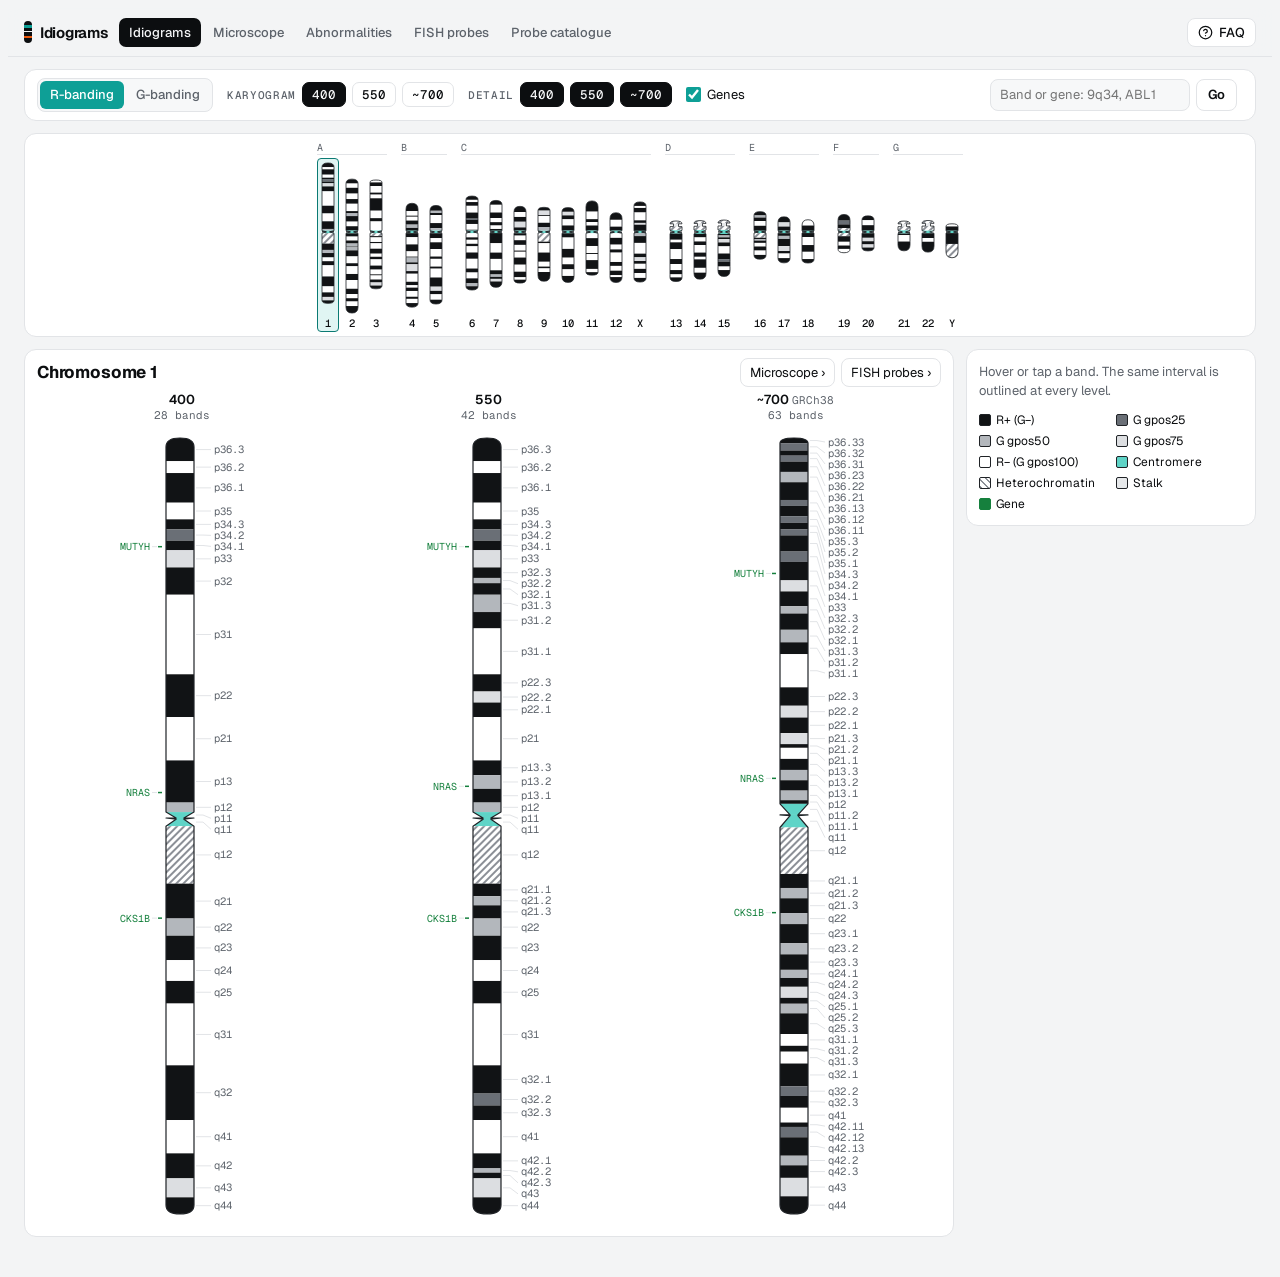
<file: index.html>
<!doctype html>
<html lang="en">
<head>
<meta charset="utf-8">
<meta name="viewport" content="width=device-width, initial-scale=1, viewport-fit=cover">
<title>Idiograms</title>
<link rel="preconnect" href="https://fonts.googleapis.com">
<link rel="preconnect" href="https://fonts.gstatic.com" crossorigin>
<link rel="stylesheet" href="https://fonts.googleapis.com/css2?family=Geist:wght@400;500;600;700&family=Geist+Mono:wght@400;500&display=swap">
</head>
<body>

<style>/* Shared by every page. Palette: graphite neutrals, turquoise primary, orange for highlights.
   Layout: one thin app bar with the tool tabs and the FAQ button, then the tool itself. */
:root{
  --bg:#f3f4f5; --surface:#ffffff; --surface-2:#f7f8f9; --fg:#0c0e10; --muted:#5d636b; --line:#e2e4e7;
  --turq:#0e9f96; --turq-ink:#0b7a73; --turq-soft:#e0f5f3; --on-turq:#ffffff;
  --orange:#ea580c; --orange-hover:#c2410c; --orange-soft:#fff1e8; --on-orange:#ffffff;
  --green:#15803d;
  --accent:var(--turq-ink); --accent-soft:var(--turq-soft); --hl:#f97316;
  --ink:#111315; --paper:#ffffff; --outline:#1f2226;
  --r25:#6a6f76; --r50:#b3b7bc; --r75:#dcdee1;
  --g25:#c9ccd0; --g50:#8c9097; --g75:#50545a;
  --acen:#5fd4c7; --gvar:#8c9097; --stalk:#e6e8ea;
  --f-body:"Geist",system-ui,-apple-system,"Segoe UI",sans-serif;
  --f-mono:"Geist Mono",ui-monospace,"SFMono-Regular",Menlo,monospace;
  --sig-O:#ff8a1f; --sig-G:#3ee05a; --sig-R:#ff3b3b; --sig-A:#38d6ff; --sig-Y:#ffd23f; --sig-B:#5b7cff;
}
@media (prefers-color-scheme: dark){ :root:not([data-theme="light"]){
  --bg:#0a0b0c; --surface:#131517; --surface-2:#1a1d20; --fg:#f2f3f4; --muted:#9aa0a7; --line:#272a2e;
  --turq:#2dd4bf; --turq-ink:#2dd4bf; --turq-soft:#0f2e2b; --on-turq:#04201d;
  --orange:#fb8a3c; --orange-hover:#fdba74; --orange-soft:#2e1a0c; --on-orange:#1b0e05;
  --green:#4ade80; --hl:#fb923c;
  --ink:#0f1112; --paper:#eceef0; --outline:#c9cdd1;
  --r25:#5b6067; --r50:#a3a8ae; --r75:#c9cdd1;
  --g25:#b6babf; --g50:#7c8187; --g75:#45494e;
  --acen:#2cc4b3; --gvar:#7c8187; --stalk:#d9dcdf; color-scheme:dark;
}}
:root[data-theme="dark"]{
  --bg:#0a0b0c; --surface:#131517; --surface-2:#1a1d20; --fg:#f2f3f4; --muted:#9aa0a7; --line:#272a2e;
  --turq:#2dd4bf; --turq-ink:#2dd4bf; --turq-soft:#0f2e2b; --on-turq:#04201d;
  --orange:#fb8a3c; --orange-hover:#fdba74; --orange-soft:#2e1a0c; --on-orange:#1b0e05;
  --green:#4ade80; --hl:#fb923c;
  --ink:#0f1112; --paper:#eceef0; --outline:#c9cdd1;
  --r25:#5b6067; --r50:#a3a8ae; --r75:#c9cdd1;
  --g25:#b6babf; --g50:#7c8187; --g75:#45494e;
  --acen:#2cc4b3; --gvar:#7c8187; --stalk:#d9dcdf; color-scheme:dark;
}
*{box-sizing:border-box}
[hidden]{display:none!important}
html{-webkit-text-size-adjust:100%}
body{background:var(--bg);color:var(--fg);font-family:var(--f-body);font-size:14px;line-height:1.5;-webkit-font-smoothing:antialiased}
a{color:var(--accent)}
button,input,select{font:inherit;color:inherit}
/* ---------- app bar ---------- */
.appbar{position:sticky;top:0;z-index:30;background:color-mix(in srgb,var(--bg) 86%,transparent);backdrop-filter:saturate(1.4) blur(12px);-webkit-backdrop-filter:saturate(1.4) blur(12px);border-bottom:1px solid var(--line)}
.appbar-in{max-width:1320px;margin:0 auto;padding:0 16px;height:48px;display:flex;align-items:center;gap:12px}
.brand{display:flex;align-items:center;gap:8px;font:650 15px var(--f-body);letter-spacing:-.02em;color:var(--fg);text-decoration:none;white-space:nowrap;flex:none}
.brand-mark{width:8px;height:22px;border-radius:4px;flex:none;background:linear-gradient(var(--fg) 0 20%,var(--turq) 20% 32%,var(--fg) 32% 46%,var(--bg) 46% 52%,var(--fg) 52% 66%,var(--orange) 66% 76%,var(--fg) 76%)}
.tabs{display:flex;gap:2px;overflow-x:auto;scrollbar-width:none;flex:1 1 auto;min-width:0}
.tabs::-webkit-scrollbar{display:none}
.tabs a{display:inline-flex;align-items:center;font:500 13px var(--f-body);color:var(--muted);text-decoration:none;padding:6px 10px;border-radius:7px;white-space:nowrap}
.tabs a:hover{color:var(--fg);background:var(--surface-2)}
.tabs a[aria-current="page"]{background:var(--fg);color:var(--bg)}
.faq-btn{flex:none;display:inline-flex;align-items:center;gap:6px;font:500 13px var(--f-body);border:1px solid var(--line);background:var(--surface);border-radius:8px;padding:5px 10px;cursor:pointer}
.faq-btn:hover{border-color:var(--muted)}
.tabs .sm{display:none}
@media (max-width:620px){.brand-name{display:none}.faq-btn span{display:none}.tabs .lg{display:none}.tabs .sm{display:inline}.tabs a{padding:6px 8px}}
/* ---------- page frame ---------- */
.page{max-width:1320px;margin:0 auto;padding:12px 16px 32px;display:flex;flex-direction:column;gap:12px}
.card{background:var(--surface);border:1px solid var(--line);border-radius:12px}
.bar{display:flex;flex-wrap:wrap;align-items:center;gap:8px 14px;padding:8px 12px}
.lab{font:500 11px var(--f-mono);letter-spacing:.06em;text-transform:uppercase;color:var(--muted)}
.grp{display:flex;align-items:center;gap:6px;flex-wrap:wrap}
.muted{color:var(--muted)}
.mono{font-family:var(--f-mono)}
/* ---------- controls ---------- */
.seg{display:inline-flex;border:1px solid var(--line);border-radius:8px;padding:2px;background:var(--surface-2);gap:2px;flex-wrap:wrap}
.seg button{border:0;background:transparent;color:var(--muted);padding:4px 10px;border-radius:6px;cursor:pointer;font-size:13px;font-weight:500}
.seg button:hover{color:var(--fg)}
.seg button[aria-pressed="true"]{background:var(--turq);color:var(--on-turq)}
.chip{font:500 12.5px var(--f-mono);padding:3px 9px;border-radius:7px;border:1px solid var(--line);background:var(--surface);cursor:pointer}
.chip:hover{border-color:var(--muted)}
.chip[aria-pressed="true"]{background:var(--fg);border-color:var(--fg);color:var(--bg)}
.btn{font-weight:600;font-size:13px;border:0;background:var(--turq);color:var(--on-turq);padding:6px 12px;border-radius:8px;cursor:pointer}
.btn:hover{filter:brightness(1.07)}
.btn:disabled{opacity:.45;cursor:not-allowed;filter:none}
.btn-sec{font-weight:600;font-size:13px;border:1px solid var(--line);background:var(--surface);padding:5px 11px;border-radius:8px;cursor:pointer}
.btn-sec:hover{border-color:var(--muted)}
.toggle{display:inline-flex;align-items:center;gap:6px;font-size:13px;cursor:pointer;user-select:none}
.toggle input{accent-color:var(--turq);width:15px;height:15px;margin:0}
input[type=range]{accent-color:var(--turq);width:100%;margin:0}
input[type=text],input[type=search],select{border:1px solid var(--line);border-radius:8px;background:var(--surface-2);padding:5px 9px;font-size:13px}
input[type=text]:focus,input[type=search]:focus,select:focus{outline:2px solid var(--turq);outline-offset:0}
.seg button:focus-visible,.chip:focus-visible,.btn:focus-visible,.btn-sec:focus-visible,.tabs a:focus-visible,.toggle input:focus-visible,.faq-btn:focus-visible,[tabindex]:focus-visible{outline:2px solid var(--orange);outline-offset:2px}
.slider{display:grid;grid-template-columns:1fr auto;gap:2px 8px;align-items:baseline}
.slider label{font-size:12.5px;font-weight:550;white-space:nowrap}
.slider output{font:11.5px var(--f-mono);color:var(--muted);white-space:nowrap}
.slider input{grid-column:1/-1}
.swatch{display:inline-block;width:12px;height:12px;border:1px solid var(--outline);vertical-align:-2px;margin-right:5px;border-radius:2px}
.sw-gvar{background:repeating-linear-gradient(45deg,var(--gvar) 0 2px,var(--paper) 2px 5px)}
.dot{display:inline-block;width:10px;height:10px;border-radius:50%;vertical-align:-1px;margin-right:3px;box-shadow:0 0 0 1px rgba(0,0,0,.25) inset}
/* ---------- FAQ dialog ---------- */
dialog.faq{width:min(820px,calc(100vw - 24px));max-height:calc(100vh - 48px);border:1px solid var(--line);border-radius:14px;padding:0;background:var(--surface);color:var(--fg)}
dialog.faq::backdrop{background:rgba(0,0,0,.45)}
.faq-head{position:sticky;top:0;display:flex;align-items:center;justify-content:space-between;gap:12px;padding:12px 18px;border-bottom:1px solid var(--line);background:var(--surface)}
.faq-head h2{margin:0;font-size:16px}
.faq-body{padding:6px 18px 18px;font-size:13.5px}
.faq-body details{border-bottom:1px solid var(--line);padding:8px 0}
.faq-body summary{cursor:pointer;font-weight:600;font-size:14px}
.faq-body ul{margin:8px 0 2px;padding-left:18px;display:flex;flex-direction:column;gap:6px}
.faq-body li::marker{color:var(--turq)}
.faq-body p{margin:8px 0}

.kg{padding:8px 10px 4px;overflow-x:auto}
.kg-row{display:flex;align-items:flex-start;justify-content:safe center;gap:14px;min-width:min-content;padding-top:12px}
.kg-group{display:flex;align-items:flex-start;gap:2px;border-top:1px solid var(--line);padding-top:3px;position:relative}
.kg-group::before{content:attr(data-g);position:absolute;top:-1px;left:0;transform:translateY(-100%);font:10px var(--f-mono);color:var(--muted)}
.kg-chr{display:flex;flex-direction:column;align-items:center;gap:1px;background:none;border:1px solid transparent;border-radius:4px;padding:2px 2px 1px;cursor:pointer}
.kg-chr:hover{background:var(--accent-soft)}
.kg-chr[aria-pressed="true"]{border-color:var(--accent);background:var(--accent-soft)}
.kg-chr span{font:500 10.5px var(--f-mono)}
.main{display:grid;grid-template-columns:minmax(0,1fr) 290px;gap:12px;align-items:start}
@media (max-width:880px){.main{grid-template-columns:minmax(0,1fr)}}
.plate{padding:8px 6px 6px;min-width:0}
.plate-head{display:flex;flex-wrap:wrap;align-items:center;justify-content:space-between;gap:6px 12px;margin:0 6px 4px}
.plate-head h2{font-size:17px;margin:0;letter-spacing:-.01em}
.plate-scroll{overflow-x:auto}
.plate-inner{display:flex;justify-content:space-around;gap:4px;min-width:min-content}
.level{display:flex;flex-direction:column;align-items:center}
.level h3{font:600 13px var(--f-body);margin:0}
.level .sub{font:11px var(--f-mono);color:var(--muted)}
svg text{font-family:var(--f-mono)}
.band{cursor:pointer}
.band.hl{stroke:var(--hl);stroke-width:2.5px}
.lbl{font-size:10.5px;fill:var(--muted)}
.lbl.hl{fill:var(--fg);font-weight:500}
.lead{stroke:var(--line);stroke-width:1;fill:none}
.lead.hl{stroke:var(--hl)}
.gene{font-size:10px;fill:var(--green);cursor:default}
.gene-tick{stroke:var(--green);stroke-width:1.5}
.panel{padding:12px;display:flex;flex-direction:column;gap:10px;position:sticky;top:60px}
@media (max-width:880px){.panel{position:static}}
.panel h3{margin:0;font-size:20px;letter-spacing:-.02em}
.kv{display:grid;grid-template-columns:auto minmax(0,1fr);gap:3px 10px;font-size:13px;margin:0}
.kv dt{color:var(--muted)}
.kv dd{margin:0;font-variant-numeric:tabular-nums}
.pill{display:inline-block;font:500 11.5px var(--f-mono);padding:1px 7px;border-radius:4px;border:1px solid var(--line)}
.legend{display:grid;grid-template-columns:1fr 1fr;gap:3px 10px;font-size:12px}
.warn{font-size:12.5px;color:var(--muted);border-left:2px solid var(--gvar);padding-left:8px;margin:0}
.search{display:flex;gap:6px;align-items:center;margin-left:auto}
.search input{width:200px}
.search .msg{font-size:12px;color:var(--orange)}
.go{font-size:13px;text-decoration:none;border:1px solid var(--line);border-radius:8px;padding:4px 9px;color:var(--fg);background:var(--surface);white-space:nowrap}
.go:hover{border-color:var(--muted)}
@media (max-width:700px){.search{margin-left:0;width:100%}.search input{flex:1}}
</style>
<nav class="appbar" aria-label="Site"><div class="appbar-in"><a class="brand" href="index.html?v=a4e49a20"><span class="brand-mark" aria-hidden="true"></span><span class="brand-name">Idiograms</span></a><div class="tabs"><a href="index.html?v=a4e49a20" data-chr-link aria-current="page"><span class="lg">Idiograms</span><span class="sm">Ideo</span></a><a href="simulator.html?v=a4e49a20" data-chr-link><span class="lg">Microscope</span><span class="sm">Scope</span></a><a href="abnormalities.html?v=a4e49a20" data-chr-link><span class="lg">Abnormalities</span><span class="sm">Abn</span></a><a href="fish.html?v=a4e49a20" data-chr-link><span class="lg">FISH probes</span><span class="sm">FISH</span></a><a href="catalogue.html?v=a4e49a20" data-chr-link><span class="lg">Probe catalogue</span><span class="sm">Catalogue</span></a></div><button class="faq-btn" id="faqBtn" type="button" aria-haspopup="dialog"><svg viewBox="0 0 24 24" width="15" height="15" fill="none" stroke="currentColor" stroke-width="2" stroke-linecap="round" stroke-linejoin="round" aria-hidden="true"><circle cx="12" cy="12" r="10"/><path d="M9.09 9a3 3 0 0 1 5.83 1c0 2-3 3-3 3"/><path d="M12 17h.01"/></svg><span>FAQ</span></button></div></nav>
<main class="page">
  <div class="card bar" role="group" aria-label="Display options">
    <div class="seg" role="group" aria-label="Banding">
      <button data-mode="R" aria-pressed="true">R-banding</button>
      <button data-mode="G" aria-pressed="false">G-banding</button>
    </div>
    <div class="grp"><span class="lab">Karyogram</span>
      <button class="chip kgl" data-lv="400" aria-pressed="true">400</button><button class="chip kgl" data-lv="550" aria-pressed="false">550</button><button class="chip kgl" data-lv="850" aria-pressed="false" title="GRCh38, closest to ISCN 700">~700</button>
    </div>
    <div class="grp"><span class="lab">Detail</span>
      <button class="chip lvc" data-lv="400" aria-pressed="true">400</button><button class="chip lvc" data-lv="550" aria-pressed="true">550</button><button class="chip lvc" data-lv="850" aria-pressed="true" title="GRCh38, closest to ISCN 700">~700</button>
    </div>
    <label class="toggle"><input type="checkbox" id="showGenes" checked><span>Genes</span></label>
    <form class="search" id="search" role="search">
      <input type="search" id="q" placeholder="Band or gene: 9q34, ABL1" aria-label="Find a band or gene" autocomplete="off" spellcheck="false">
      <button class="btn-sec" type="submit">Go</button><span class="msg" id="qmsg" aria-live="polite"></span>
    </form>
  </div>

  <section class="card kg" aria-label="Karyogram"><div class="kg-row" id="kg"></div></section>

  <div class="main">
    <div class="card plate">
      <div class="plate-head"><h2 id="plateTitle">Chromosome 1</h2>
        <div class="grp"><a class="go" id="simLink" href="simulator.html?v=a4e49a20">Microscope ›</a><a class="go" id="fishLink" href="fish.html?v=a4e49a20">FISH probes ›</a></div></div>
      <div class="plate-scroll"><div class="plate-inner" id="plate"></div></div>
    </div>
    <aside class="card panel" aria-live="polite">
      <div id="info"></div>
      <div class="legend" id="legend"></div>
    </aside>
  </div>
</main>
<dialog class="faq" id="faq" aria-labelledby="faqTitle">
  <div class="faq-head"><h2 id="faqTitle">FAQ, sources and limits</h2><button class="btn-sec" id="faqClose" type="button">Close</button></div>
  <div class="faq-body">
    <details open><summary>Where do the bands come from, and are they accurate?</summary>
      <ul>
        <li>Band names, ISCN lengths, stain grades and GRCh38 coordinates are NCBI's human ideogram tables (400, 550 and GRCh38 ~700 bands), as repackaged in ideogram.js 1.53.0.</li>
        <li>The ~700 level matches the UCSC hg38 cytoband table exactly: all 862 band names, boundaries and stain grades. The 400 level matches NCBI's file byte for byte. The 550 level matches too, except 21 sub-bands in seven places (7q11.2, 8q11.2, 11p11.1, 12q24.3, 18p11.3, Xp11.2, Yq11.2) where NCBI's file leaves gaps; those were stretched to fill their parent band. Every 400/550 boundary falls on a ~700 boundary.</li>
        <li>UCSC and NCBI share one source, so this proves faithful copying, not that the bands are right. Cytogenetic band positions in GRCh38 come from FISH mapping and are typically good to about 1-2 Mb.</li>
        <li>The finest level is the GRCh38 idiogram, which ISCN 2024 (section 2.4) says best fits the 700-band level. GRCh38 is more detailed than ISCN at 6p24 and 9q34; ISCN 850 is more detailed at 1q32, 2p21, 5q13.2, 6p22.3 and 6q21. ISCN 300- and 850-band idiograms are not drawn (not in the source data).</li>
        <li>Sub-bands such as 9q34.12 exist only in GRCh38; a karyotype uses the band level actually resolved, e.g. t(9;22)(q34;q11.2).</li>
      </ul>
    </details>
    <details><summary>Idiograms: how are they drawn?</summary>
      <ul>
        <li>The R pattern is the reciprocal of NCBI's G-stain grades, as ISCN treats R-banded idiograms. Intermediate greys are inverted G grades, not measured RHG intensities; every G-negative band has the same value in the source, so differences between R-positive bands (e.g. strongly staining T-bands) are not shown.</li>
        <li>Variable heterochromatin (1q12, 9q12, 16q11.2, Yq12, acrocentric p11.2/p13) and stalks are hatched, not inverted: ISCN 2024 (2.2.2) describes them as variable in size and staining with every method.</li>
        <li>The karyogram uses one scale for all chromosomes. Detail views are drawn tall enough for their labels, so they are not to scale with each other.</li>
        <li>Landmark genes (74) use Ensembl release 110 GRCh38 coordinates, placed by interpolation within their band. They are orientation marks. IGH is marked at IGHM.</li>
      </ul>
    </details>
    <details><summary>Microscope: what is modelled, and what is guessed?</summary>
      <ul>
        <li>It is a model, not a photograph. Bands start from the GRCh38 idiogram. Condensation is simulated by smoothing the band profile, so neighbouring sub-bands merge as they do on real slides.</li>
        <li>R-banding: R-positive bands get a random ±12% intensity change; real differences between R-positive bands are not in the data. Terminal R bands are drawn slightly darker (R-banded ends are "almost always positive").</li>
        <li>G-banding uses NCBI's G grades directly. Heterochromatin "Typical" draws 1q12 and 16q11.2 dark and 9q12 pale in G-banding, and all blocks pale in R-banding. These tones are inferences, not measured values; Pale and Dark let you change them.</li>
        <li>Chromosomes are two sister chromatids with a primary constriction, uneven widths, fuzzy fibrous edges, slightly oblique band boundaries, splayed ends and occasional twists. Stalks are thinner and paler with small satellites; their length and the heterochromatin blocks vary between homologues, as they do in people. Acrocentric short arms are drawn at about half their idiogram length (a judgement, not a measurement).</li>
        <li>Optics: Beer-Lambert absorbance for Giemsa colour, a grey camera mode, focus blur, a faint phase halo, slight colour fringing, uneven illumination, stain gradients, cytoplasm remnants, interphase nuclei at the edge of the field (the Field slider), debris and grain. These are cosmetic.</li>
        <li>While a slider moves, the image is drawn at reduced resolution; it is redrawn sharp when you let go.</li>
        <li>Small chromosomes are enlarged in the one-chromosome view; the caption gives the magnification relative to chromosome 1. The karyogram keeps one scale.</li>
      </ul>
    </details>
    <details><summary>Abnormalities: rules and limits</summary>
      <ul>
        <li>A breakpoint sits in the middle of the band you pick: ISCN places a break "in" a band without saying where.</li>
        <li>You can type any band or sub-band from the 400, 550 or ~700 idiogram, or a parent band such as 22q11.2. p10 and q10 are the centromere.</li>
        <li>Ordering follows ISCN 2024 section 4.3: normal sex chromosomes first (an abnormal X or Y is left out of the sex complement), then sex-chromosome abnormalities, then autosomes in numerical order, numerical before structural. Sex-chromosome gains and losses are written constitutionally (47,XXY; 45,X).</li>
        <li>Supported: t, der(…)t, del, dup, inv, i, r, add, gains and losses, and a cell count in brackets. Not supported: insertions, dicentrics, markers, three-way translocations, inverted duplications and mosaics.</li>
        <li>Derivatives keep the banding of the chromosome each piece came from; the coloured strip shows which.</li>
      </ul>
    </details>
    <details><summary>FISH probes: where do the designs come from?</summary>
      <ul>
        <li>Vysis (Abbott) designs come from Abbott's own pages: the per-product hybridisation text and probe tables on molecular.abbott (chromosome search, chromosomes 2-12, X, Y), the probe-map images (sizes, gaps, flanking markers), the Vysis CLL FISH Probe Kit package insert (30-608712/R4) and the 2019 US ordering list. Pages for chromosomes 1 and 13-22 have been removed from Abbott's site; for those probes the layout comes from the probe maps, which Abbott still serves.</li>
        <li>CytoCell and MetaSystems probes are included only for haematology targets Vysis does not sell (KMT2A partner fusions, CBFB::MYH11, MECOM, RUNX1, TCF3, CRLF2, P2RY8, JAK2, NUP98, PAX5, ABL1/ABL2, IGK, IGL, TCL1, TRB, TLX1, TLX3, IGH::CCND3, IGH::MAFB). Their layout is from each product page. MetaSystems pages give no probe sizes, so those positions are illustrative.</li>
        <li>Probe positions are approximate: each probe is placed on GRCh38 from the genes and sizes on the vendor map (Ensembl canonical transcripts). They show where a probe lies; use the vendor's map for exact clones.</li>
        <li>Signal patterns are derived: the page applies the rearrangement to a diploid cell and reads which probe segments end up together. A build check compares each derived pattern with its expected signal code: the manufacturer's own code for patterns marked "vendor", the textbook code for that design for patterns marked "standard". All of them agree.</li>
        <li>Interphase nuclei put each signal at a random position. About one signal in seven is drawn as a split doublet (a replicated G2 signal) and a few faint non-specific speckles are added: the usual scoring pitfalls. "New cells" draws other nuclei.</li>
        <li>The metaphase view uses the microscope model in fluorescence: DAPI-stained chromosomes (DAPI bands follow the G pattern) with each signal on both sister chromatids. It shows the probed chromosomes, every abnormal chromosome and any chromosome carrying a signal. Amplicons are drawn as double minutes; in tumours they are often intrachromosomal (HSR) instead.</li>
        <li>A fragment smaller than ~40 kb, or under 12% of its probe, is treated as invisible. Different probes closer than 1.8 Mb read as one fused signal. These thresholds are approximations.</li>
        <li>The ISCN nuc ish strings follow the ISCN conventions for interphase FISH (counts, "con", "sep", "amp"). They were written before the ISCN 2024 text could be checked; treat them as a starting point.</li>
        <li>Not for diagnostic use. Vysis, CytoCell, ZytoLight, MetaSystems, Kreatech and Empire Genomics are trademarks of their owners; this site is not affiliated with any of them. Always follow the package insert of the kit you use.</li>
      </ul>
    </details>
    <details><summary>Probe catalogue: what is in it?</summary>
      <ul>
        <li>Human FISH probes listed on vendor websites in October 2026: Vysis (Abbott ordering list 2019 and current chromosome pages), CytoCell (OGT product search, including myProbes custom designs), ZytoVision, MetaSystems, Leica (Kreatech) and Empire Genomics.</li>
        <li>Leica and Empire Genomics publish product URLs rather than structured names; those names were rebuilt from the URL and are marked. Availability differs between countries.</li>
        <li>Rows with a "FISH" link open the same probe on the FISH page.</li>
      </ul>
    </details>
    <details><summary>Using the site</summary>
      <ul>
        <li>Add #chr9 (or #chrX…) to a page address to open that chromosome; the FISH page accepts #probe-id. The chromosome you last opened is remembered across tabs.</li>
        <li>Everything runs in the browser and works offline once loaded.</li>
      </ul>
    </details>
  </div>
</dialog>

<script>
// Shared by every page: FAQ dialog, remembered chromosome, small helpers.
const SITE = (() => {
  const faq = document.getElementById("faq");
  document.getElementById("faqBtn").addEventListener("click", () => faq.showModal());
  document.getElementById("faqClose").addEventListener("click", () => faq.close());
  faq.addEventListener("click", e => { if (e.target === faq) faq.close(); });
  const store = {
    get(k, d) { try { const v = localStorage.getItem("idiograms:" + k); return v === null ? d : JSON.parse(v); } catch (e) { return d; } },
    set(k, v) { try { localStorage.setItem("idiograms:" + k, JSON.stringify(v)); } catch (e) {} },
  };
  const ORDER = ["1","2","3","4","5","6","7","8","9","10","11","12","13","14","15","16","17","18","19","20","21","22","X","Y"];
  // chromosome from #chrN, else the one last opened on any page
  function initialChr(fallback) {
    const h = (location.hash || "").replace(/^#chr/i, "").toUpperCase();
    if (ORDER.includes(h)) return h;
    const s = store.get("chr", null);
    return ORDER.includes(s) ? s : fallback;
  }
  function rememberChr(c) { store.set("chr", c); try { history.replaceState(null, "", "#chr" + c); } catch (e) {} }
  // keep the remembered chromosome on links between tools
  document.querySelectorAll(".tabs a[data-chr-link]").forEach(a => a.addEventListener("click", () => {
    const c = store.get("chr", null); if (ORDER.includes(c) && !a.href.includes("#")) a.href += "#chr" + c;
  }));
  return { store, ORDER, initialChr, rememberChr };
})();

const DATA = {"1":{"400":[["p36.3",0,451,1,7100000,"gneg"],["p36.2",451,682,7100001,15900000,"gpos100"],["p36.1",682,1259,15900001,27600000,"gneg"],["p35",1259,1583,27600001,34300000,"gpos100"],["p34.3",1583,1779,34300001,39600000,"gneg"],["p34.2",1779,1999,39600001,43700000,"gpos25"],["p34.1",1999,2184,43700001,46300000,"gneg"],["p33",2184,2519,46300001,50200000,"gpos75"],["p32",2519,3050,50200001,60800000,"gneg"],["p31",3050,4598,60800001,84400000,"gpos100"],["p22",4598,5430,84400001,94300000,"gneg"],["p21",5430,6274,94300001,106700000,"gpos100"],["p13",6274,7094,106700001,117200000,"gneg"],["p12",7094,7279,117200001,120400000,"gpos50"],["p11",7279,7394,120400001,123400000,"acen"],["q11",7394,7554,123400001,125100000,"acen"],["q12",7554,8672,125100001,143200000,"gvar"],["q21",8672,9350,143200001,155100000,"gneg"],["q22",9350,9685,155100001,156600000,"gpos50"],["q23",9685,10160,156600001,165500000,"gneg"],["q24",10160,10565,165500001,173000000,"gpos100"],["q25",10565,11005,173000001,185800000,"gneg"],["q31",11005,12207,185800001,198700000,"gpos100"],["q32",12207,13272,198700001,214400000,"gneg"],["q41",13272,13920,214400001,223900000,"gpos100"],["q42",13920,14406,223900001,236400000,"gneg"],["q43",14406,14776,236400001,243500000,"gpos75"],["q44",14776,15100,243500001,248956422,"gneg"]],"550":[["p36.3",0,451,1,7100000,"gneg"],["p36.2",451,682,7100001,15900000,"gpos100"],["p36.1",682,1259,15900001,27600000,"gneg"],["p35",1259,1583,27600001,34300000,"gpos100"],["p34.3",1583,1779,34300001,39600000,"gneg"],["p34.2",1779,1999,39600001,43700000,"gpos25"],["p34.1",1999,2184,43700001,46300000,"gneg"],["p33",2184,2519,46300001,50200000,"gpos75"],["p32.3",2519,2723,50200001,55600000,"gneg"],["p32.2",2723,2825,55600001,58500000,"gpos50"],["p32.1",2825,3050,58500001,60800000,"gneg"],["p31.3",3050,3387,60800001,68500000,"gpos50"],["p31.2",3387,3705,68500001,69300000,"gneg"],["p31.1",3705,4598,69300001,84400000,"gpos100"],["p22.3",4598,4933,84400001,87900000,"gneg"],["p22.2",4933,5148,87900001,91500000,"gpos75"],["p22.1",5148,5430,91500001,94300000,"gneg"],["p21",5430,6274,94300001,106700000,"gpos100"],["p13.3",6274,6560,106700001,111200000,"gneg"],["p13.2",6560,6827,111200001,115500000,"gpos50"],["p13.1",6827,7094,115500001,117200000,"gneg"],["p12",7094,7279,117200001,120400000,"gpos50"],["p11",7279,7394,120400001,123400000,"acen"],["q11",7394,7554,123400001,125100000,"acen"],["q12",7554,8672,125100001,143200000,"gvar"],["q21.1",8672,8915,143200001,147500000,"gneg"],["q21.2",8915,9094,147500001,150600000,"gpos50"],["q21.3",9094,9350,150600001,155100000,"gneg"],["q22",9350,9685,155100001,156600000,"gpos50"],["q23",9685,10160,156600001,165500000,"gneg"],["q24",10160,10565,165500001,173000000,"gpos100"],["q25",10565,11005,173000001,185800000,"gneg"],["q31",11005,12207,185800001,198700000,"gpos100"],["q32.1",12207,12757,198700001,207100000,"gneg"],["q32.2",12757,12988,207100001,211300000,"gpos25"],["q32.3",12988,13272,211300001,214400000,"gneg"],["q41",13272,13920,214400001,223900000,"gpos100"],["q42.1",13920,14212,223900001,230500000,"gneg"],["q42.2",14212,14296,230500001,234600000,"gpos50"],["q42.3",14296,14406,234600001,236400000,"gneg"],["q43",14406,14776,236400001,243500000,"gpos75"],["q44",14776,15100,243500001,248956422,"gneg"]],"850":[["p36.33",0,100,1,2300000,"gneg"],["p36.32",100,244,2300001,5300000,"gpos25"],["p36.31",244,344,5300001,7100000,"gneg"],["p36.23",344,459,7100001,9100000,"gpos25"],["p36.22",459,660,9100001,12500000,"gneg"],["p36.21",660,861,12500001,15900000,"gpos50"],["p36.13",861,1206,15900001,20100000,"gneg"],["p36.12",1206,1321,20100001,23600000,"gpos25"],["p36.11",1321,1521,23600001,27600000,"gneg"],["p35.3",1521,1651,27600001,29900000,"gpos25"],["p35.2",1651,1780,29900001,32300000,"gneg"],["p35.1",1780,1895,32300001,34300000,"gpos25"],["p34.3",1895,2210,34300001,39600000,"gneg"],["p34.2",2210,2411,39600001,43700000,"gpos25"],["p34.1",2411,2770,43700001,46300000,"gneg"],["p33",2770,2986,46300001,50200000,"gpos75"],["p32.3",2986,3273,50200001,55600000,"gneg"],["p32.2",3273,3416,55600001,58500000,"gpos50"],["p32.1",3416,3732,58500001,60800000,"gneg"],["p31.3",3732,3976,60800001,68500000,"gpos50"],["p31.2",3976,4206,68500001,69300000,"gneg"],["p31.1",4206,4852,69300001,84400000,"gpos100"],["p22.3",4852,5210,84400001,87900000,"gneg"],["p22.2",5210,5440,87900001,91500000,"gpos75"],["p22.1",5440,5741,91500001,94300000,"gneg"],["p21.3",5741,5957,94300001,99300000,"gpos75"],["p21.2",5957,6029,99300001,101800000,"gneg"],["p21.1",6029,6244,101800001,106700000,"gpos100"],["p13.3",6244,6459,106700001,111200000,"gneg"],["p13.2",6459,6660,111200001,115500000,"gpos50"],["p13.1",6660,6861,115500001,117200000,"gneg"],["p12",6861,7048,117200001,120400000,"gpos50"],["p11.2",7048,7119,120400001,121700000,"gneg"],["p11.1",7119,7335,121700001,123400000,"acen"],["q11",7335,7579,123400001,125100000,"acen"],["q12",7579,8483,125100001,143200000,"gvar"],["q21.1",8483,8756,143200001,147500000,"gneg"],["q21.2",8756,8957,147500001,150600000,"gpos50"],["q21.3",8957,9244,150600001,155100000,"gneg"],["q22",9244,9459,155100001,156600000,"gpos50"],["q23.1",9459,9832,156600001,159100000,"gneg"],["q23.2",9832,10048,159100001,160500000,"gpos50"],["q23.3",10048,10349,160500001,165500000,"gneg"],["q24.1",10349,10507,165500001,167200000,"gpos50"],["q24.2",10507,10679,167200001,170900000,"gneg"],["q24.3",10679,10894,170900001,173000000,"gpos75"],["q25.1",10894,11009,173000001,176100000,"gneg"],["q25.2",11009,11196,176100001,180300000,"gpos50"],["q25.3",11196,11598,180300001,185800000,"gneg"],["q31.1",11598,11827,185800001,190800000,"gpos100"],["q31.2",11827,11942,190800001,193800000,"gneg"],["q31.3",11942,12172,193800001,198700000,"gpos100"],["q32.1",12172,12617,198700001,207100000,"gneg"],["q32.2",12617,12803,207100001,211300000,"gpos25"],["q32.3",12803,13033,211300001,214400000,"gneg"],["q41",13033,13320,214400001,223900000,"gpos100"],["q42.11",13320,13406,223900001,224400000,"gneg"],["q42.12",13406,13607,224400001,226800000,"gpos25"],["q42.13",13607,13966,226800001,230500000,"gneg"],["q42.2",13966,14153,230500001,234600000,"gpos50"],["q42.3",14153,14397,234600001,236400000,"gneg"],["q43",14397,14756,236400001,243500000,"gpos75"],["q44",14756,15100,243500001,248956422,"gneg"]]},"2":{"400":[["p25",0,475,1,12000000,"gneg"],["p24",475,931,12000001,23800000,"gpos100"],["p23",931,1558,23800001,31800000,"gneg"],["p22",1558,2145,31800001,41500000,"gpos100"],["p21",2145,2650,41500001,47500000,"gneg"],["p16",2650,3439,47500001,61000000,"gpos100"],["p15",3439,3682,61000001,63900000,"gneg"],["p14",3682,3976,63900001,68400000,"gpos50"],["p13",3976,4572,68400001,74800000,"gneg"],["p12",4572,5068,74800001,83100000,"gpos100"],["p11.2",5068,5534,83100001,91800000,"gneg"],["p11.1",5534,5665,91800001,93900000,"acen"],["q11.1",5665,5828,93900001,96000000,"acen"],["q11.2",5828,6181,96000001,102100000,"gneg"],["q12",6181,6602,102100001,108700000,"gpos100"],["q13",6602,6928,108700001,112200000,"gneg"],["q14.1",6928,7254,112200001,118100000,"gpos50"],["q14.2",7254,7336,118100001,121600000,"gneg"],["q14.3",7336,7662,121600001,129100000,"gpos50"],["q21",7662,8314,129100001,136100000,"gneg"],["q22",8314,9048,136100001,147900000,"gpos100"],["q23",9048,9374,147900001,154000000,"gneg"],["q24",9374,10202,154000001,168900000,"gpos100"],["q31",10202,10854,168900001,182100000,"gneg"],["q32",10854,11792,182100001,196600000,"gpos100"],["q33",11792,12362,196600001,208200000,"gneg"],["q34",12362,12811,208200001,214500000,"gpos100"],["q35",12811,13164,214500001,220700000,"gneg"],["q36",13164,13653,220700001,230100000,"gpos100"],["q37",13653,14400,230100001,242193529,"gneg"]],"550":[["p25.3",0,193,1,4400000,"gneg"],["p25.2",193,282,4400001,6900000,"gpos50"],["p25.1",282,475,6900001,12000000,"gneg"],["p24",475,931,12000001,23800000,"gpos100"],["p23",931,1558,23800001,31800000,"gneg"],["p22",1558,2145,31800001,41500000,"gpos100"],["p21",2145,2650,41500001,47500000,"gneg"],["p16",2650,3439,47500001,61000000,"gpos100"],["p15",3439,3682,61000001,63900000,"gneg"],["p14",3682,3976,63900001,68400000,"gpos50"],["p13",3976,4572,68400001,74800000,"gneg"],["p12",4572,5068,74800001,83100000,"gpos100"],["p11.2",5068,5534,83100001,91800000,"gneg"],["p11.1",5534,5665,91800001,93900000,"acen"],["q11.1",5665,5828,93900001,96000000,"acen"],["q11.2",5828,6181,96000001,102100000,"gneg"],["q12",6181,6602,102100001,108700000,"gpos100"],["q13",6602,6928,108700001,112200000,"gneg"],["q14.1",6928,7254,112200001,118100000,"gpos50"],["q14.2",7254,7336,118100001,121600000,"gneg"],["q14.3",7336,7662,121600001,129100000,"gpos50"],["q21.1",7662,7920,129100001,131700000,"gneg"],["q21.2",7920,8177,131700001,134300000,"gpos25"],["q21.3",8177,8314,134300001,136100000,"gneg"],["q22",8314,9048,136100001,147900000,"gpos100"],["q23",9048,9374,147900001,154000000,"gneg"],["q24.1",9374,9650,154000001,158900000,"gpos75"],["q24.2",9650,9868,158900001,162900000,"gneg"],["q24.3",9868,10202,162900001,168900000,"gpos75"],["q31",10202,10854,168900001,182100000,"gneg"],["q32.1",10854,11271,182100001,188500000,"gpos75"],["q32.2",11271,11427,188500001,191100000,"gneg"],["q32.3",11427,11792,191100001,196600000,"gpos75"],["q33",11792,12362,196600001,208200000,"gneg"],["q34",12362,12811,208200001,214500000,"gpos100"],["q35",12811,13164,214500001,220700000,"gneg"],["q36",13164,13653,220700001,230100000,"gpos100"],["q37.1",13653,13930,230100001,234700000,"gneg"],["q37.2",13930,14027,234700001,236400000,"gpos50"],["q37.3",14027,14400,236400001,242193529,"gneg"]],"850":[["p25.3",0,388,1,4400000,"gneg"],["p25.2",388,566,4400001,6900000,"gpos50"],["p25.1",566,954,6900001,12000000,"gneg"],["p24.3",954,1193,12000001,16500000,"gpos75"],["p24.2",1193,1312,16500001,19000000,"gneg"],["p24.1",1312,1565,19000001,23800000,"gpos75"],["p23.3",1565,1789,23800001,27700000,"gneg"],["p23.2",1789,1908,27700001,29800000,"gpos25"],["p23.1",1908,2027,29800001,31800000,"gneg"],["p22.3",2027,2296,31800001,36300000,"gpos75"],["p22.2",2296,2415,36300001,38300000,"gneg"],["p22.1",2415,2609,38300001,41500000,"gpos50"],["p21",2609,2966,41500001,47500000,"gneg"],["p16.3",2966,3220,47500001,52600000,"gpos100"],["p16.2",3220,3294,52600001,54700000,"gneg"],["p16.1",3294,3548,54700001,61000000,"gpos100"],["p15",3548,3757,61000001,63900000,"gneg"],["p14",3757,3935,63900001,68400000,"gpos50"],["p13.3",3935,4114,68400001,71300000,"gneg"],["p13.2",4114,4248,71300001,73300000,"gpos50"],["p13.1",4248,4353,73300001,74800000,"gneg"],["p12",4353,4860,74800001,83100000,"gpos100"],["p11.2",4860,5307,83100001,91800000,"gneg"],["p11.1",5307,5545,91800001,93900000,"acen"],["q11.1",5545,5724,93900001,96000000,"acen"],["q11.2",5724,6022,96000001,102100000,"gneg"],["q12.1",6022,6261,102100001,105300000,"gpos50"],["q12.2",6261,6395,105300001,106700000,"gneg"],["q12.3",6395,6559,106700001,108700000,"gpos25"],["q13",6559,6812,108700001,112200000,"gneg"],["q14.1",6812,7036,112200001,118100000,"gpos50"],["q14.2",7036,7334,118100001,121600000,"gneg"],["q14.3",7334,7602,121600001,129100000,"gpos50"],["q21.1",7602,7826,129100001,131700000,"gneg"],["q21.2",7826,8050,131700001,134300000,"gpos25"],["q21.3",8050,8169,134300001,136100000,"gneg"],["q22.1",8169,8437,136100001,141500000,"gpos100"],["q22.2",8437,8497,141500001,143400000,"gneg"],["q22.3",8497,8646,143400001,147900000,"gpos100"],["q23.1",8646,8735,147900001,149000000,"gneg"],["q23.2",8735,8795,149000001,149600000,"gpos25"],["q23.3",8795,9078,149600001,154000000,"gneg"],["q24.1",9078,9361,154000001,158900000,"gpos75"],["q24.2",9361,9585,158900001,162900000,"gneg"],["q24.3",9585,9928,162900001,168900000,"gpos75"],["q31.1",9928,10435,168900001,177100000,"gneg"],["q31.2",10435,10599,177100001,179700000,"gpos50"],["q31.3",10599,10733,179700001,182100000,"gneg"],["q32.1",10733,11091,182100001,188500000,"gpos75"],["q32.2",11091,11225,188500001,191100000,"gneg"],["q32.3",11225,11538,191100001,196600000,"gpos75"],["q33.1",11538,11925,196600001,202500000,"gneg"],["q33.2",11925,12060,202500001,204100000,"gpos50"],["q33.3",12060,12283,204100001,208200000,"gneg"],["q34",12283,12641,208200001,214500000,"gpos100"],["q35",12641,13014,214500001,220700000,"gneg"],["q36.1",13014,13237,220700001,224300000,"gpos75"],["q36.2",13237,13297,224300001,225200000,"gneg"],["q36.3",13297,13595,225200001,230100000,"gpos100"],["q37.1",13595,13893,230100001,234700000,"gneg"],["q37.2",13893,13998,234700001,236400000,"gpos50"],["q37.3",13998,14400,236400001,242193529,"gneg"]]},"3":{"400":[["p26",0,257,1,8100000,"gpos100"],["p25",257,649,8100001,16300000,"gneg"],["p24",649,1355,16300001,30800000,"gpos100"],["p23",1355,1574,30800001,32000000,"gneg"],["p22",1574,1966,32000001,43600000,"gpos100"],["p21",1966,3302,43600001,54400000,"gneg"],["p14",3302,4103,54400001,69700000,"gpos100"],["p13",4103,4456,69700001,74100000,"gneg"],["p12",4456,5439,74100001,87100000,"gpos100"],["p11",5439,5573,87100001,90900000,"acen"],["q11.1",5573,5733,90900001,94000000,"acen"],["q11.2",5733,6034,94000001,98600000,"gvar"],["q12",6034,6175,98600001,103100000,"gneg"],["q13.1",6175,6665,103100001,111600000,"gpos100"],["q13.2",6665,6806,111600001,113700000,"gneg"],["q13.3",6806,7389,113700001,122200000,"gpos100"],["q21",7389,7926,122200001,129500000,"gneg"],["q22",7926,8255,129500001,139000000,"gpos100"],["q23",8255,8538,139000001,143100000,"gneg"],["q24",8538,9206,143100001,149200000,"gpos100"],["q25",9206,9639,149200001,161000000,"gneg"],["q26.1",9639,10147,161000001,167900000,"gpos100"],["q26.2",10147,10269,167900001,171200000,"gneg"],["q26.3",10269,10702,171200001,183000000,"gpos100"],["q27",10702,11022,183000001,188200000,"gneg"],["q28",11022,11352,188200001,192600000,"gpos75"],["q29",11352,11700,192600001,198295559,"gneg"]],"550":[["p26",0,257,1,8100000,"gpos100"],["p25",257,649,8100001,16300000,"gneg"],["p24.3",649,1010,16300001,23800000,"gpos100"],["p24.2",1010,1114,23800001,26300000,"gneg"],["p24.1",1114,1355,26300001,30800000,"gpos75"],["p23",1355,1574,30800001,32000000,"gneg"],["p22",1574,1966,32000001,43600000,"gpos100"],["p21.3",1966,2910,43600001,50600000,"gneg"],["p21.2",2910,3041,50600001,52300000,"gpos25"],["p21.1",3041,3302,52300001,54400000,"gneg"],["p14.3",3302,3575,54400001,58600000,"gpos50"],["p14.2",3575,3847,58600001,63800000,"gneg"],["p14.1",3847,4103,63800001,69700000,"gpos50"],["p13",4103,4456,69700001,74100000,"gneg"],["p12",4456,5439,74100001,87100000,"gpos100"],["p11",5439,5573,87100001,90900000,"acen"],["q11.1",5573,5733,90900001,94000000,"acen"],["q11.2",5733,6034,94000001,98600000,"gvar"],["q12",6034,6175,98600001,103100000,"gneg"],["q13.1",6175,6665,103100001,111600000,"gpos100"],["q13.2",6665,6806,111600001,113700000,"gneg"],["q13.3",6806,7389,113700001,122200000,"gpos100"],["q21",7389,7926,122200001,129500000,"gneg"],["q22",7926,8255,129500001,139000000,"gpos100"],["q23",8255,8538,139000001,143100000,"gneg"],["q24",8538,9206,143100001,149200000,"gpos100"],["q25.1",9206,9334,149200001,152300000,"gneg"],["q25.2",9334,9443,152300001,155300000,"gpos50"],["q25.3",9443,9639,155300001,161000000,"gneg"],["q26.1",9639,10147,161000001,167900000,"gpos100"],["q26.2",10147,10269,167900001,171200000,"gneg"],["q26.3",10269,10702,171200001,183000000,"gpos100"],["q27",10702,11022,183000001,188200000,"gneg"],["q28",11022,11352,188200001,192600000,"gpos75"],["q29",11352,11700,192600001,198295559,"gneg"]],"850":[["p26.3",0,175,1,2800000,"gpos50"],["p26.2",175,263,2800001,4000000,"gneg"],["p26.1",263,408,4000001,8100000,"gpos50"],["p25.3",408,642,8100001,11600000,"gneg"],["p25.2",642,759,11600001,13200000,"gpos25"],["p25.1",759,963,13200001,16300000,"gneg"],["p24.3",963,1269,16300001,23800000,"gpos100"],["p24.2",1269,1357,23800001,26300000,"gneg"],["p24.1",1357,1561,26300001,30800000,"gpos75"],["p23",1561,1751,30800001,32000000,"gneg"],["p22.3",1751,1926,32000001,36400000,"gpos50"],["p22.2",1926,2013,36400001,39300000,"gneg"],["p22.1",2013,2188,39300001,43600000,"gpos75"],["p21.33",2188,2451,43600001,44100000,"gneg"],["p21.32",2451,2626,44100001,44200000,"gpos50"],["p21.31",2626,3239,44200001,50600000,"gneg"],["p21.2",3239,3385,50600001,52300000,"gpos25"],["p21.1",3385,3676,52300001,54400000,"gneg"],["p14.3",3676,3910,54400001,58600000,"gpos50"],["p14.2",3910,4143,58600001,63800000,"gneg"],["p14.1",4143,4362,63800001,69700000,"gpos50"],["p13",4362,4566,69700001,74100000,"gneg"],["p12.3",4566,4814,74100001,79800000,"gpos75"],["p12.2",4814,4946,79800001,83500000,"gneg"],["p12.1",4946,5077,83500001,87100000,"gpos75"],["p11.2",5077,5135,87100001,87800000,"gneg"],["p11.1",5135,5266,87800001,90900000,"acen"],["q11.1",5266,5427,90900001,94000000,"acen"],["q11.2",5427,5602,94000001,98600000,"gvar"],["q12.1",5602,5762,98600001,100300000,"gneg"],["q12.2",5762,5850,100300001,101200000,"gpos25"],["q12.3",5850,5996,101200001,103100000,"gneg"],["q13.11",5996,6229,103100001,106500000,"gpos75"],["q13.12",6229,6361,106500001,108200000,"gneg"],["q13.13",6361,6594,108200001,111600000,"gpos50"],["q13.2",6594,6682,111600001,113700000,"gneg"],["q13.31",6682,6871,113700001,117600000,"gpos75"],["q13.32",6871,6973,117600001,119300000,"gneg"],["q13.33",6973,7148,119300001,122200000,"gpos75"],["q21.1",7148,7294,122200001,124100000,"gneg"],["q21.2",7294,7440,124100001,126100000,"gpos25"],["q21.3",7440,7674,126100001,129500000,"gneg"],["q22.1",7674,7936,129500001,134000000,"gpos25"],["q22.2",7936,8053,134000001,136000000,"gneg"],["q22.3",8053,8228,136000001,139000000,"gpos25"],["q23",8228,8461,139000001,143100000,"gneg"],["q24",8461,8811,143100001,149200000,"gpos100"],["q25.1",8811,9001,149200001,152300000,"gneg"],["q25.2",9001,9162,152300001,155300000,"gpos50"],["q25.31",9162,9264,155300001,157300000,"gneg"],["q25.32",9264,9366,157300001,159300000,"gpos50"],["q25.33",9366,9453,159300001,161000000,"gneg"],["q26.1",9453,9803,161000001,167900000,"gpos100"],["q26.2",9803,9949,167900001,171200000,"gneg"],["q26.31",9949,10183,171200001,176000000,"gpos75"],["q26.32",10183,10329,176000001,179300000,"gneg"],["q26.33",10329,10489,179300001,183000000,"gpos75"],["q27.1",10489,10620,183000001,184800000,"gneg"],["q27.2",10620,10737,184800001,186300000,"gpos25"],["q27.3",10737,10883,186300001,188200000,"gneg"],["q28",10883,11175,188200001,192600000,"gpos75"],["q29",11175,11700,192600001,198295559,"gneg"]]},"4":{"400":[["p16",0,843,1,11300000,"gneg"],["p15.3",843,1330,11300001,21300000,"gpos100"],["p15.2",1330,1449,21300001,27700000,"gneg"],["p15.1",1449,1857,27700001,35800000,"gpos100"],["p14",1857,2292,35800001,41200000,"gneg"],["p13",2292,2647,41200001,44600000,"gpos50"],["p12",2647,2950,44600001,48200000,"gneg"],["p11",2950,3095,48200001,50000000,"acen"],["q11",3095,3211,50000001,51800000,"acen"],["q12",3211,3649,51800001,58500000,"gneg"],["q13",3649,4422,58500001,75300000,"gpos100"],["q21",4422,5169,75300001,87100000,"gneg"],["q22",5169,5735,87100001,97900000,"gpos100"],["q23",5735,5838,97900001,100100000,"gneg"],["q24",5838,6353,100100001,106700000,"gpos50"],["q25",6353,6560,106700001,113200000,"gneg"],["q26",6560,7294,113200001,119900000,"gpos75"],["q27",7294,7577,119900001,122800000,"gneg"],["q28",7577,8440,122800001,138500000,"gpos100"],["q31.1",8440,8813,138500001,140600000,"gneg"],["q31.2",8813,9071,140600001,150200000,"gpos100"],["q31.3",9071,9431,150200001,154600000,"gneg"],["q32",9431,10050,154600001,169200000,"gpos100"],["q33",10050,10281,169200001,171000000,"gneg"],["q34",10281,10732,171000001,182300000,"gpos100"],["q35",10732,11170,182300001,190214555,"gneg"]],"550":[["p16",0,843,1,11300000,"gneg"],["p15.3",843,1330,11300001,21300000,"gpos100"],["p15.2",1330,1449,21300001,27700000,"gneg"],["p15.1",1449,1857,27700001,35800000,"gpos100"],["p14",1857,2292,35800001,41200000,"gneg"],["p13",2292,2647,41200001,44600000,"gpos50"],["p12",2647,2950,44600001,48200000,"gneg"],["p11",2950,3095,48200001,50000000,"acen"],["q11",3095,3211,50000001,51800000,"acen"],["q12",3211,3649,51800001,58500000,"gneg"],["q13.1",3649,3993,58500001,65500000,"gpos100"],["q13.2",3993,4147,65500001,69400000,"gneg"],["q13.3",4147,4422,69400001,75300000,"gpos75"],["q21.1",4422,4577,75300001,78000000,"gneg"],["q21.2",4577,4920,78000001,86000000,"gpos100"],["q21.3",4920,5169,86000001,87100000,"gneg"],["q22",5169,5735,87100001,97900000,"gpos100"],["q23",5735,5838,97900001,100100000,"gneg"],["q24",5838,6353,100100001,106700000,"gpos50"],["q25",6353,6560,106700001,113200000,"gneg"],["q26",6560,7294,113200001,119900000,"gpos75"],["q27",7294,7577,119900001,122800000,"gneg"],["q28",7577,8440,122800001,138500000,"gpos100"],["q31.1",8440,8813,138500001,140600000,"gneg"],["q31.2",8813,9071,140600001,150200000,"gpos100"],["q31.3",9071,9431,150200001,154600000,"gneg"],["q32",9431,10050,154600001,169200000,"gpos100"],["q33",10050,10281,169200001,171000000,"gneg"],["q34",10281,10732,171000001,182300000,"gpos100"],["q35",10732,11170,182300001,190214555,"gneg"]],"850":[["p16.3",0,220,1,4500000,"gneg"],["p16.2",220,389,4500001,6000000,"gpos25"],["p16.1",389,779,6000001,11300000,"gneg"],["p15.33",779,1066,11300001,15000000,"gpos50"],["p15.32",1066,1286,15000001,17700000,"gneg"],["p15.31",1286,1557,17700001,21300000,"gpos75"],["p15.2",1557,1811,21300001,27700000,"gneg"],["p15.1",1811,2166,27700001,35800000,"gpos100"],["p14",2166,2505,35800001,41200000,"gneg"],["p13",2505,2742,41200001,44600000,"gpos50"],["p12",2742,2877,44600001,48200000,"gneg"],["p11",2877,3046,48200001,50000000,"acen"],["q11",3046,3249,50000001,51800000,"acen"],["q12",3249,3571,51800001,58500000,"gneg"],["q13.1",3571,3910,58500001,65500000,"gpos100"],["q13.2",3910,4062,65500001,69400000,"gneg"],["q13.3",4062,4333,69400001,75300000,"gpos75"],["q21.1",4333,4502,75300001,78000000,"gneg"],["q21.21",4502,4671,78000001,81500000,"gpos50"],["q21.22",4671,4739,81500001,83200000,"gneg"],["q21.23",4739,4874,83200001,86000000,"gpos25"],["q21.3",4874,5145,86000001,87100000,"gneg"],["q22.1",5145,5517,87100001,92800000,"gpos75"],["q22.2",5517,5636,92800001,94200000,"gneg"],["q22.3",5636,5890,94200001,97900000,"gpos75"],["q23",5890,6059,97900001,100100000,"gneg"],["q24",6059,6347,100100001,106700000,"gpos50"],["q25",6347,6685,106700001,113200000,"gneg"],["q26",6685,7040,113200001,119900000,"gpos75"],["q27",7040,7277,119900001,122800000,"gneg"],["q28.1",7277,7565,122800001,127900000,"gpos50"],["q28.2",7565,7734,127900001,130100000,"gneg"],["q28.3",7734,8259,130100001,138500000,"gpos100"],["q31.1",8259,8581,138500001,140600000,"gneg"],["q31.21",8581,8733,140600001,145900000,"gpos25"],["q31.22",8733,8851,145900001,147500000,"gneg"],["q31.23",8851,9004,147500001,150200000,"gpos25"],["q31.3",9004,9207,150200001,154600000,"gneg"],["q32.1",9207,9545,154600001,160800000,"gpos100"],["q32.2",9545,9681,160800001,163600000,"gneg"],["q32.3",9681,9985,163600001,169200000,"gpos100"],["q33",9985,10087,169200001,171000000,"gneg"],["q34.1",10087,10341,171000001,175400000,"gpos75"],["q34.2",10341,10408,175400001,176600000,"gneg"],["q34.3",10408,10628,176600001,182300000,"gpos100"],["q35.1",10628,10967,182300001,186200000,"gneg"],["q35.2",10967,11170,186200001,190214555,"gpos25"]]},"5":{"400":[["p15.3",0,574,1,9900000,"gneg"],["p15.2",574,815,9900001,15000000,"gpos50"],["p15.1",815,1028,15000001,18400000,"gneg"],["p14",1028,1897,18400001,28900000,"gpos100"],["p13",1897,2444,28900001,42500000,"gneg"],["p12",2444,2712,42500001,46100000,"gpos50"],["p11",2712,2845,46100001,48800000,"acen"],["q11.1",2845,2990,48800001,51400000,"acen"],["q11.2",2990,3518,51400001,59600000,"gneg"],["q12",3518,3966,59600001,67400000,"gpos100"],["q13",3966,4691,67400001,77600000,"gneg"],["q14",4691,5496,77600001,93000000,"gpos100"],["q15",5496,5747,93000001,98900000,"gneg"],["q21",5747,6577,98900001,110200000,"gpos100"],["q22",6577,6802,110200001,115900000,"gneg"],["q23",6802,7751,115900001,131200000,"gpos100"],["q31",7751,8740,131200001,145100000,"gneg"],["q32",8740,9189,145100001,150400000,"gpos75"],["q33",9189,9558,150400001,160500000,"gneg"],["q34",9558,10138,160500001,169000000,"gpos100"],["q35",10138,10600,169000001,181538259,"gneg"]],"550":[["p15.3",0,574,1,9900000,"gneg"],["p15.2",574,815,9900001,15000000,"gpos50"],["p15.1",815,1028,15000001,18400000,"gneg"],["p14",1028,1897,18400001,28900000,"gpos100"],["p13.3",1897,2123,28900001,33800000,"gneg"],["p13.2",2123,2301,33800001,38400000,"gpos25"],["p13.1",2301,2444,38400001,42500000,"gneg"],["p12",2444,2712,42500001,46100000,"gpos50"],["p11",2712,2845,46100001,48800000,"acen"],["q11.1",2845,2990,48800001,51400000,"acen"],["q11.2",2990,3518,51400001,59600000,"gneg"],["q12",3518,3966,59600001,67400000,"gpos100"],["q13.1",3966,4249,67400001,69100000,"gneg"],["q13.2",4249,4462,69100001,74000000,"gpos50"],["q13.3",4462,4691,74000001,77600000,"gneg"],["q14",4691,5496,77600001,93000000,"gpos100"],["q15",5496,5747,93000001,98900000,"gneg"],["q21",5747,6577,98900001,110200000,"gpos100"],["q22",6577,6802,110200001,115900000,"gneg"],["q23.1",6802,7130,115900001,122100000,"gpos75"],["q23.2",7130,7513,122100001,127900000,"gneg"],["q23.3",7513,7751,127900001,131200000,"gpos75"],["q31.1",7751,8146,131200001,136900000,"gneg"],["q31.2",8146,8381,136900001,140100000,"gpos25"],["q31.3",8381,8740,140100001,145100000,"gneg"],["q32",8740,9189,145100001,150400000,"gpos75"],["q33.1",9189,9331,150400001,153300000,"gneg"],["q33.2",9331,9432,153300001,156300000,"gpos50"],["q33.3",9432,9558,156300001,160500000,"gneg"],["q34",9558,10138,160500001,169000000,"gpos100"],["q35.1",10138,10271,169000001,173300000,"gneg"],["q35.2",10271,10388,173300001,177100000,"gpos25"],["q35.3",10388,10600,177100001,181538259,"gneg"]],"850":[["p15.33",0,278,1,4400000,"gneg"],["p15.32",278,401,4400001,6300000,"gpos25"],["p15.31",401,555,6300001,9900000,"gneg"],["p15.2",555,802,9900001,15000000,"gpos50"],["p15.1",802,972,15000001,18400000,"gneg"],["p14.3",972,1234,18400001,23300000,"gpos100"],["p14.2",1234,1281,23300001,24600000,"gneg"],["p14.1",1281,1543,24600001,28900000,"gpos100"],["p13.3",1543,1836,28900001,33800000,"gneg"],["p13.2",1836,2068,33800001,38400000,"gpos25"],["p13.1",2068,2253,38400001,42500000,"gneg"],["p12",2253,2407,42500001,46100000,"gpos50"],["p11",2407,2592,46100001,48800000,"acen"],["q11.1",2592,2839,48800001,51400000,"acen"],["q11.2",2839,3271,51400001,59600000,"gneg"],["q12.1",3271,3518,59600001,63600000,"gpos75"],["q12.2",3518,3580,63600001,63900000,"gneg"],["q12.3",3580,3765,63900001,67400000,"gpos75"],["q13.1",3765,4012,67400001,69100000,"gneg"],["q13.2",4012,4197,69100001,74000000,"gpos50"],["q13.3",4197,4397,74000001,77600000,"gneg"],["q14.1",4397,4752,77600001,82100000,"gpos50"],["q14.2",4752,4907,82100001,83500000,"gneg"],["q14.3",4907,5400,83500001,93000000,"gpos100"],["q15",5400,5678,93000001,98900000,"gneg"],["q21.1",5678,5879,98900001,103400000,"gpos100"],["q21.2",5879,5987,103400001,105100000,"gneg"],["q21.3",5987,6295,105100001,110200000,"gpos100"],["q22.1",6295,6419,110200001,112200000,"gneg"],["q22.2",6419,6527,112200001,113800000,"gpos50"],["q22.3",6527,6666,113800001,115900000,"gneg"],["q23.1",6666,6943,115900001,122100000,"gpos100"],["q23.2",6943,7267,122100001,127900000,"gneg"],["q23.3",7267,7468,127900001,131200000,"gpos100"],["q31.1",7468,7807,131200001,136900000,"gneg"],["q31.2",7807,8008,136900001,140100000,"gpos25"],["q31.3",8008,8316,140100001,145100000,"gneg"],["q32",8316,8625,145100001,150400000,"gpos75"],["q33.1",8625,8887,150400001,153300000,"gneg"],["q33.2",8887,9072,153300001,156300000,"gpos50"],["q33.3",9072,9304,156300001,160500000,"gneg"],["q34",9304,9690,160500001,169000000,"gpos100"],["q35.1",9690,9952,169000001,173300000,"gneg"],["q35.2",9952,10183,173300001,177100000,"gpos25"],["q35.3",10183,10600,177100001,181538259,"gneg"]]},"6":{"400":[["p25",0,405,1,7100000,"gneg"],["p24",405,643,7100001,13400000,"gpos100"],["p23",643,1047,13400001,15200000,"gneg"],["p22",1047,1773,15200001,30500000,"gpos100"],["p21.3",1773,2428,30500001,36600000,"gneg"],["p21.2",2428,2571,36600001,40500000,"gpos25"],["p21.1",2571,2999,40500001,46200000,"gneg"],["p12",2999,3618,46200001,57200000,"gpos100"],["p11.2",3618,3714,57200001,58500000,"gneg"],["p11.1",3714,3856,58500001,59800000,"acen"],["q11",3856,3999,59800001,62700000,"acen"],["q12",3999,4439,62700001,69200000,"gpos100"],["q13",4439,4701,69200001,75200000,"gneg"],["q14",4701,5129,75200001,87300000,"gpos100"],["q15",5129,5402,87300001,92500000,"gneg"],["q16",5402,6068,92500001,105000000,"gpos100"],["q21",6068,6746,105000001,114200000,"gneg"],["q22",6746,7793,114200001,130000000,"gpos100"],["q23",7793,8221,130000001,138300000,"gneg"],["q24",8221,8851,138300001,148500000,"gpos100"],["q25",8851,9386,148500001,160600000,"gneg"],["q26",9386,9696,160600001,164100000,"gpos50"],["q27",9696,10100,164100001,170805979,"gneg"]],"550":[["p25",0,405,1,7100000,"gneg"],["p24",405,643,7100001,13400000,"gpos100"],["p23",643,1047,13400001,15200000,"gneg"],["p22.3",1047,1381,15200001,25200000,"gpos75"],["p22.2",1381,1541,25200001,27100000,"gneg"],["p22.1",1541,1773,27100001,30500000,"gpos50"],["p21.3",1773,2428,30500001,36600000,"gneg"],["p21.2",2428,2571,36600001,40500000,"gpos25"],["p21.1",2571,2999,40500001,46200000,"gneg"],["p12",2999,3618,46200001,57200000,"gpos100"],["p11.2",3618,3714,57200001,58500000,"gneg"],["p11.1",3714,3856,58500001,59800000,"acen"],["q11",3856,3999,59800001,62700000,"acen"],["q12",3999,4439,62700001,69200000,"gpos100"],["q13",4439,4701,69200001,75200000,"gneg"],["q14",4701,5129,75200001,87300000,"gpos100"],["q15",5129,5402,87300001,92500000,"gneg"],["q16.1",5402,5742,92500001,98900000,"gpos100"],["q16.2",5742,5807,98900001,100000000,"gneg"],["q16.3",5807,6068,100000001,105000000,"gpos100"],["q21",6068,6746,105000001,114200000,"gneg"],["q22.1",6746,6955,114200001,117900000,"gpos75"],["q22.2",6955,7067,117900001,118100000,"gneg"],["q22.3",7067,7793,118100001,130000000,"gpos100"],["q23.1",7793,7962,130000001,130900000,"gneg"],["q23.2",7962,8096,130900001,134700000,"gpos50"],["q23.3",8096,8221,134700001,138300000,"gneg"],["q24",8221,8851,138300001,148500000,"gpos100"],["q25.1",8851,8996,148500001,152100000,"gneg"],["q25.2",8996,9119,152100001,155200000,"gpos50"],["q25.3",9119,9386,155200001,160600000,"gneg"],["q26",9386,9696,160600001,164100000,"gpos50"],["q27",9696,10100,164100001,170805979,"gneg"]],"850":[["p25.3",0,118,1,2300000,"gneg"],["p25.2",118,207,2300001,4200000,"gpos25"],["p25.1",207,355,4200001,7100000,"gneg"],["p24.3",355,548,7100001,10600000,"gpos50"],["p24.2",548,592,10600001,11600000,"gneg"],["p24.1",592,740,11600001,13400000,"gpos25"],["p23",740,844,13400001,15200000,"gneg"],["p22.3",844,1185,15200001,25200000,"gpos75"],["p22.2",1185,1348,25200001,27100000,"gneg"],["p22.1",1348,1585,27100001,30500000,"gpos50"],["p21.33",1585,1718,30500001,32100000,"gneg"],["p21.32",1718,1836,32100001,33500000,"gpos25"],["p21.31",1836,2162,33500001,36600000,"gneg"],["p21.2",2162,2310,36600001,40500000,"gpos25"],["p21.1",2310,2755,40500001,46200000,"gneg"],["p12.3",2755,3080,46200001,51800000,"gpos100"],["p12.2",3080,3140,51800001,53000000,"gneg"],["p12.1",3140,3377,53000001,57200000,"gpos100"],["p11.2",3377,3421,57200001,58500000,"gneg"],["p11.1",3421,3554,58500001,59800000,"acen"],["q11.1",3554,3658,59800001,62600000,"acen"],["q11.2",3658,3732,62600001,62700000,"gneg"],["q12",3732,4147,62700001,69200000,"gpos100"],["q13",4147,4324,69200001,75200000,"gneg"],["q14.1",4324,4621,75200001,83200000,"gpos50"],["q14.2",4621,4709,83200001,84200000,"gneg"],["q14.3",4709,4917,84200001,87300000,"gpos50"],["q15",4917,5228,87300001,92500000,"gneg"],["q16.1",5228,5613,92500001,98900000,"gpos100"],["q16.2",5613,5687,98900001,100000000,"gneg"],["q16.3",5687,5983,100000001,105000000,"gpos100"],["q21",5983,6531,105000001,114200000,"gneg"],["q22.1",6531,6753,114200001,117900000,"gpos75"],["q22.2",6753,6872,117900001,118100000,"gneg"],["q22.31",6872,7168,118100001,125800000,"gpos100"],["q22.32",7168,7345,125800001,126800000,"gneg"],["q22.33",7345,7642,126800001,130000000,"gpos75"],["q23.1",7642,7923,130000001,130900000,"gneg"],["q23.2",7923,8145,130900001,134700000,"gpos50"],["q23.3",8145,8352,134700001,138300000,"gneg"],["q24.1",8352,8560,138300001,142200000,"gpos75"],["q24.2",8560,8708,142200001,145100000,"gneg"],["q24.3",8708,8886,145100001,148500000,"gpos75"],["q25.1",8886,9078,148500001,152100000,"gneg"],["q25.2",9078,9241,152100001,155200000,"gpos50"],["q25.3",9241,9596,155200001,160600000,"gneg"],["q26",9596,9774,160600001,164100000,"gpos50"],["q27",9774,10100,164100001,170805979,"gneg"]]},"7":{"400":[["p22",0,470,1,7200000,"gneg"],["p21",470,1300,7200001,20900000,"gpos100"],["p15",1300,1894,20900001,28800000,"gneg"],["p14",1894,2339,28800001,43300000,"gpos100"],["p13",2339,2698,43300001,45400000,"gneg"],["p12",2698,3069,45400001,53900000,"gpos100"],["p11.2",3069,3267,53900001,58100000,"gneg"],["p11.1",3267,3391,58100001,60100000,"acen"],["q11.1",3391,3513,60100001,62100000,"acen"],["q11.2",3513,4605,62100001,77900000,"gneg"],["q21",4605,5612,77900001,98400000,"gpos100"],["q22",5612,6292,98400001,107800000,"gneg"],["q31",6292,7517,107800001,127500000,"gpos100"],["q32",7517,7966,127500001,132900000,"gneg"],["q33",7966,8221,132900001,138500000,"gpos50"],["q34",8221,8440,138500001,143400000,"gneg"],["q35",8440,8719,143400001,148200000,"gpos75"],["q36",8719,9350,148200001,159345973,"gneg"]],"550":[["p22",0,470,1,7200000,"gneg"],["p21",470,1300,7200001,20900000,"gpos100"],["p15.3",1300,1555,20900001,25500000,"gneg"],["p15.2",1555,1700,25500001,27900000,"gpos50"],["p15.1",1700,1894,27900001,28800000,"gneg"],["p14",1894,2339,28800001,43300000,"gpos100"],["p13",2339,2698,43300001,45400000,"gneg"],["p12",2698,3069,45400001,53900000,"gpos100"],["p11.2",3069,3267,53900001,58100000,"gneg"],["p11.1",3267,3391,58100001,60100000,"acen"],["q11.1",3391,3513,60100001,62100000,"acen"],["q11.21",3513,3855,62100001,67500000,"gneg"],["q11.22",3855,4093,67500001,72700000,"gpos50"],["q11.23",4093,4605,72700001,77900000,"gneg"],["q21.1",4605,5263,77900001,91500000,"gpos100"],["q21.2",5263,5371,91500001,93300000,"gneg"],["q21.3",5371,5612,93300001,98400000,"gpos75"],["q22",5612,6292,98400001,107800000,"gneg"],["q31.1",6292,6584,107800001,115000000,"gpos75"],["q31.2",6584,6836,115000001,117700000,"gneg"],["q31.3",6836,7517,117700001,127500000,"gpos100"],["q32",7517,7966,127500001,132900000,"gneg"],["q33",7966,8221,132900001,138500000,"gpos50"],["q34",8221,8440,138500001,143400000,"gneg"],["q35",8440,8719,143400001,148200000,"gpos75"],["q36",8719,9350,148200001,159345973,"gneg"]],"850":[["p22.3",0,227,1,2800000,"gneg"],["p22.2",227,397,2800001,4500000,"gpos25"],["p22.1",397,610,4500001,7200000,"gneg"],["p21.3",610,908,7200001,13700000,"gpos100"],["p21.2",908,965,13700001,16500000,"gneg"],["p21.1",965,1121,16500001,20900000,"gpos100"],["p15.3",1121,1419,20900001,25500000,"gneg"],["p15.2",1419,1589,25500001,27900000,"gpos50"],["p15.1",1589,1816,27900001,28800000,"gneg"],["p14.3",1816,1986,28800001,34900000,"gpos75"],["p14.2",1986,2043,34900001,37100000,"gneg"],["p14.1",2043,2327,37100001,43300000,"gpos75"],["p13",2327,2639,43300001,45400000,"gneg"],["p12.3",2639,2838,45400001,49000000,"gpos75"],["p12.2",2838,2909,49000001,50500000,"gneg"],["p12.1",2909,3093,50500001,53900000,"gpos75"],["p11.2",3093,3306,53900001,58100000,"gneg"],["p11.1",3306,3448,58100001,60100000,"acen"],["q11.1",3448,3689,60100001,62100000,"acen"],["q11.21",3689,3973,62100001,67500000,"gneg"],["q11.22",3973,4171,67500001,72700000,"gpos50"],["q11.23",4171,4597,72700001,77900000,"gneg"],["q21.11",4597,4994,77900001,86700000,"gpos100"],["q21.12",4994,5108,86700001,88500000,"gneg"],["q21.13",5108,5292,88500001,91500000,"gpos75"],["q21.2",5292,5406,91500001,93300000,"gneg"],["q21.3",5406,5661,93300001,98400000,"gpos75"],["q22.1",5661,6129,98400001,104200000,"gneg"],["q22.2",6129,6300,104200001,104900000,"gpos50"],["q22.3",6300,6470,104900001,107800000,"gneg"],["q31.1",6470,6683,107800001,115000000,"gpos75"],["q31.2",6683,6867,115000001,117700000,"gneg"],["q31.31",6867,7094,117700001,121400000,"gpos75"],["q31.32",7094,7208,121400001,124100000,"gneg"],["q31.33",7208,7364,124100001,127500000,"gpos75"],["q32.1",7364,7449,127500001,129600000,"gneg"],["q32.2",7449,7576,129600001,130800000,"gpos25"],["q32.3",7576,7803,130800001,132900000,"gneg"],["q33",7803,8031,132900001,138500000,"gpos50"],["q34",8031,8371,138500001,143400000,"gneg"],["q35",8371,8612,143400001,148200000,"gpos75"],["q36.1",8612,8910,148200001,152800000,"gneg"],["q36.2",8910,9080,152800001,155200000,"gpos25"],["q36.3",9080,9350,155200001,159345973,"gneg"]]},"8":{"400":[["p23",0,610,1,12800000,"gneg"],["p22",610,1138,12800001,19200000,"gpos100"],["p21",1138,1656,19200001,29000000,"gneg"],["p12",1656,2266,29000001,36700000,"gpos75"],["p11.2",2266,2611,36700001,43200000,"gneg"],["p11.1",2611,2743,43200001,45200000,"acen"],["q11.1",2743,2891,45200001,47200000,"acen"],["q11.2",2891,3148,47200001,54600000,"gneg"],["q12",3148,3641,54600001,65100000,"gpos100"],["q13",3641,4145,65100001,72000000,"gneg"],["q21.1",4145,4756,72000001,83500000,"gpos100"],["q21.2",4756,4885,83500001,85900000,"gneg"],["q21.3",4885,5506,85900001,92300000,"gpos100"],["q22",5506,6276,92300001,105100000,"gneg"],["q23",6276,7026,105100001,116700000,"gpos100"],["q24.1",7026,7628,116700001,126300000,"gneg"],["q24.2",7628,7885,126300001,138900000,"gpos100"],["q24.3",7885,8250,138900001,145138636,"gneg"]],"550":[["p23.3",0,102,1,2300000,"gneg"],["p23.2",102,293,2300001,6300000,"gpos75"],["p23.1",293,610,6300001,12800000,"gneg"],["p22",610,1138,12800001,19200000,"gpos100"],["p21.3",1138,1288,19200001,23500000,"gneg"],["p21.2",1288,1449,23500001,27500000,"gpos50"],["p21.1",1449,1656,27500001,29000000,"gneg"],["p12",1656,2266,29000001,36700000,"gpos75"],["p11.2",2266,2611,36700001,43200000,"gneg"],["p11.1",2611,2743,43200001,45200000,"acen"],["q11.1",2743,2891,45200001,47200000,"acen"],["q11.21",2891,2961,47200001,51300000,"gneg"],["q11.22",2961,3049,51300001,51700000,"gpos75"],["q11.23",3049,3148,51700001,54600000,"gneg"],["q12",3148,3641,54600001,65100000,"gpos100"],["q13",3641,4145,65100001,72000000,"gneg"],["q21.1",4145,4756,72000001,83500000,"gpos100"],["q21.2",4756,4885,83500001,85900000,"gneg"],["q21.3",4885,5506,85900001,92300000,"gpos100"],["q22.1",5506,5856,92300001,97900000,"gneg"],["q22.2",5856,5996,97900001,100500000,"gpos25"],["q22.3",5996,6276,100500001,105100000,"gneg"],["q23",6276,7026,105100001,116700000,"gpos100"],["q24.1",7026,7628,116700001,126300000,"gneg"],["q24.2",7628,7885,126300001,138900000,"gpos100"],["q24.3",7885,8250,138900001,145138636,"gneg"]],"850":[["p23.3",0,115,1,2300000,"gneg"],["p23.2",115,331,2300001,6300000,"gpos75"],["p23.1",331,690,6300001,12800000,"gneg"],["p22",690,992,12800001,19200000,"gpos100"],["p21.3",992,1179,19200001,23500000,"gneg"],["p21.2",1179,1380,23500001,27500000,"gpos50"],["p21.1",1380,1639,27500001,29000000,"gneg"],["p12",1639,1897,29000001,36700000,"gpos75"],["p11.23",1897,2041,36700001,38500000,"gneg"],["p11.22",2041,2156,38500001,39900000,"gpos25"],["p11.21",2156,2343,39900001,43200000,"gneg"],["p11.1",2343,2472,43200001,45200000,"acen"],["q11.1",2472,2645,45200001,47200000,"acen"],["q11.21",2645,2817,47200001,51300000,"gneg"],["q11.22",2817,3033,51300001,51700000,"gpos75"],["q11.23",3033,3277,51700001,54600000,"gneg"],["q12.1",3277,3493,54600001,60600000,"gpos50"],["q12.2",3493,3622,60600001,61300000,"gneg"],["q12.3",3622,3809,61300001,65100000,"gpos50"],["q13.1",3809,3938,65100001,67100000,"gneg"],["q13.2",3938,4096,67100001,69600000,"gpos50"],["q13.3",4096,4312,69600001,72000000,"gneg"],["q21.11",4312,4545,72000001,74600000,"gpos100"],["q21.12",4545,4628,74600001,74700000,"gneg"],["q21.13",4628,4858,74700001,83500000,"gpos75"],["q21.2",4858,4959,83500001,85900000,"gneg"],["q21.3",4959,5289,85900001,92300000,"gpos100"],["q22.1",5289,5577,92300001,97900000,"gneg"],["q22.2",5577,5692,97900001,100500000,"gpos25"],["q22.3",5692,5922,100500001,105100000,"gneg"],["q23.1",5922,6152,105100001,109500000,"gpos75"],["q23.2",6152,6267,109500001,111100000,"gneg"],["q23.3",6267,6611,111100001,116700000,"gpos100"],["q24.11",6611,6726,116700001,118300000,"gneg"],["q24.12",6726,6942,118300001,121500000,"gpos50"],["q24.13",6942,7244,121500001,126300000,"gneg"],["q24.21",7244,7431,126300001,130400000,"gpos50"],["q24.22",7431,7661,130400001,135400000,"gneg"],["q24.23",7661,7804,135400001,138900000,"gpos75"],["q24.3",7804,8250,138900001,145138636,"gneg"]]},"9":{"400":[["p24",0,355,1,9000000,"gneg"],["p23",355,841,9000001,14200000,"gpos75"],["p22",841,942,14200001,19900000,"gneg"],["p21",942,1661,19900001,33200000,"gpos100"],["p13",1661,2148,33200001,39000000,"gneg"],["p12",2148,2522,39000001,40000000,"gpos50"],["p11",2522,2634,40000001,43000000,"acen"],["q11",2634,2773,43000001,45500000,"acen"],["q12",2773,3695,45500001,61500000,"gvar"],["q13",3695,3864,61500001,65000000,"gneg"],["q21",3864,4865,65000001,87800000,"gpos100"],["q22",4865,5857,87800001,99800000,"gneg"],["q31",5857,6373,99800001,112100000,"gpos100"],["q32",6373,6571,112100001,114900000,"gneg"],["q33",6571,6958,114900001,127500000,"gpos100"],["q34",6958,7950,127500001,138394717,"gneg"]],"550":[["p24",0,355,1,9000000,"gneg"],["p23",355,841,9000001,14200000,"gpos75"],["p22",841,942,14200001,19900000,"gneg"],["p21",942,1661,19900001,33200000,"gpos100"],["p13",1661,2148,33200001,39000000,"gneg"],["p12",2148,2522,39000001,40000000,"gpos50"],["p11",2522,2634,40000001,43000000,"acen"],["q11",2634,2773,43000001,45500000,"acen"],["q12",2773,3695,45500001,61500000,"gvar"],["q13",3695,3864,61500001,65000000,"gneg"],["q21.1",3864,4232,65000001,76600000,"gpos100"],["q21.2",4232,4370,76600001,78500000,"gneg"],["q21.3",4370,4865,78500001,87800000,"gpos100"],["q22.1",4865,5160,87800001,89200000,"gneg"],["q22.2",5160,5283,89200001,91200000,"gpos25"],["q22.3",5283,5857,91200001,99800000,"gneg"],["q31",5857,6373,99800001,112100000,"gpos100"],["q32",6373,6571,112100001,114900000,"gneg"],["q33",6571,6958,114900001,127500000,"gpos100"],["q34.1",6958,7448,127500001,133100000,"gneg"],["q34.2",7448,7559,133100001,134500000,"gpos25"],["q34.3",7559,7950,134500001,138394717,"gneg"]],"850":[["p24.3",0,127,1,2200000,"gneg"],["p24.2",127,268,2200001,4600000,"gpos25"],["p24.1",268,451,4600001,9000000,"gneg"],["p23",451,677,9000001,14200000,"gpos75"],["p22.3",677,846,14200001,16600000,"gneg"],["p22.2",846,987,16600001,18500000,"gpos25"],["p22.1",987,1085,18500001,19900000,"gneg"],["p21.3",1085,1297,19900001,25600000,"gpos100"],["p21.2",1297,1395,25600001,28000000,"gneg"],["p21.1",1395,1621,28000001,33200000,"gpos100"],["p13.3",1621,1917,33200001,36300000,"gneg"],["p13.2",1917,2030,36300001,37900000,"gpos25"],["p13.1",2030,2171,37900001,39000000,"gneg"],["p12",2171,2312,39000001,40000000,"gpos50"],["p11.2",2312,2523,40000001,42200000,"gneg"],["p11.1",2523,2650,42200001,43000000,"acen"],["q11",2650,2876,43000001,45500000,"acen"],["q12",2876,3468,45500001,61500000,"gvar"],["q13",3468,3609,61500001,65000000,"gneg"],["q21.11",3609,3792,65000001,69300000,"gpos25"],["q21.12",3792,3876,69300001,71300000,"gneg"],["q21.13",3876,4060,71300001,76600000,"gpos50"],["q21.2",4060,4229,76600001,78500000,"gneg"],["q21.31",4229,4440,78500001,81500000,"gpos50"],["q21.32",4440,4638,81500001,84300000,"gneg"],["q21.33",4638,4835,84300001,87800000,"gpos50"],["q22.1",4835,5074,87800001,89200000,"gneg"],["q22.2",5074,5173,89200001,91200000,"gpos25"],["q22.31",5173,5314,91200001,93900000,"gneg"],["q22.32",5314,5455,93900001,96500000,"gpos25"],["q22.33",5455,5638,96500001,99800000,"gneg"],["q31.1",5638,5892,99800001,105400000,"gpos100"],["q31.2",5892,6005,105400001,108500000,"gneg"],["q31.3",6005,6146,108500001,112100000,"gpos25"],["q32",6146,6456,112100001,114900000,"gneg"],["q33.1",6456,6681,114900001,119800000,"gpos75"],["q33.2",6681,6822,119800001,123100000,"gneg"],["q33.3",6822,6949,123100001,127500000,"gpos25"],["q34.11",6949,7217,127500001,130600000,"gneg"],["q34.12",7217,7302,130600001,131100000,"gpos25"],["q34.13",7302,7443,131100001,133100000,"gneg"],["q34.2",7443,7555,133100001,134500000,"gpos25"],["q34.3",7555,7950,134500001,138394717,"gneg"]]},"10":{"400":[["p15",0,456,1,6600000,"gneg"],["p14",456,841,6600001,12200000,"gpos75"],["p13",841,1261,12200001,17300000,"gneg"],["p12",1261,1923,17300001,29300000,"gpos100"],["p11.2",1923,2477,29300001,38000000,"gneg"],["p11.1",2477,2620,38000001,39800000,"acen"],["q11.1",2620,2762,39800001,41600000,"acen"],["q11.2",2762,3222,41600001,51100000,"gneg"],["q21",3222,4442,51100001,68800000,"gpos100"],["q22",4442,5388,68800001,80300000,"gneg"],["q23",5388,6096,80300001,95300000,"gpos100"],["q24",6096,6644,95300001,104000000,"gneg"],["q25",6644,7351,104000001,117300000,"gpos100"],["q26",7351,8050,117300001,133797422,"gneg"]],"550":[["p15",0,456,1,6600000,"gneg"],["p14",456,841,6600001,12200000,"gpos75"],["p13",841,1261,12200001,17300000,"gneg"],["p12.3",1261,1658,17300001,22300000,"gpos100"],["p12.2",1658,1711,22300001,24300000,"gneg"],["p12.1",1711,1923,24300001,29300000,"gpos50"],["p11.2",1923,2477,29300001,38000000,"gneg"],["p11.1",2477,2620,38000001,39800000,"acen"],["q11.1",2620,2762,39800001,41600000,"acen"],["q11.2",2762,3222,41600001,51100000,"gneg"],["q21.1",3222,3832,51100001,59400000,"gpos100"],["q21.2",3832,3985,59400001,62800000,"gneg"],["q21.3",3985,4442,62800001,68800000,"gpos100"],["q22.1",4442,4845,68800001,73100000,"gneg"],["q22.2",4845,5047,73100001,75900000,"gpos50"],["q22.3",5047,5388,75900001,80300000,"gneg"],["q23.1",5388,5566,80300001,86100000,"gpos100"],["q23.2",5566,5667,86100001,87700000,"gneg"],["q23.3",5667,6096,87700001,95300000,"gpos100"],["q24.1",6096,6193,95300001,97500000,"gneg"],["q24.2",6193,6371,97500001,100100000,"gpos50"],["q24.3",6371,6644,100100001,104000000,"gneg"],["q25.1",6644,7017,104000001,110100000,"gpos100"],["q25.2",7017,7174,110100001,113100000,"gneg"],["q25.3",7174,7351,113100001,117300000,"gpos75"],["q26.1",7351,7722,117300001,125700000,"gneg"],["q26.2",7722,7852,125700001,128800000,"gpos50"],["q26.3",7852,8050,128800001,133797422,"gneg"]],"850":[["p15.3",0,229,1,3000000,"gneg"],["p15.2",229,329,3000001,3800000,"gpos25"],["p15.1",329,630,3800001,6600000,"gneg"],["p14",630,917,6600001,12200000,"gpos75"],["p13",917,1175,12200001,17300000,"gneg"],["p12.33",1175,1361,17300001,18300000,"gpos75"],["p12.32",1361,1432,18300001,18400000,"gneg"],["p12.31",1432,1604,18400001,22300000,"gpos75"],["p12.2",1604,1662,22300001,24300000,"gneg"],["p12.1",1662,1891,24300001,29300000,"gpos50"],["p11.23",1891,2063,29300001,31100000,"gneg"],["p11.22",2063,2235,31100001,34200000,"gpos25"],["p11.21",2235,2406,34200001,38000000,"gneg"],["p11.1",2406,2621,38000001,39800000,"acen"],["q11.1",2621,2850,39800001,41600000,"acen"],["q11.21",2850,3051,41600001,45500000,"gneg"],["q11.22",3051,3252,45500001,48600000,"gpos25"],["q11.23",3252,3409,48600001,51100000,"gneg"],["q21.1",3409,3753,51100001,59400000,"gpos100"],["q21.2",3753,3839,59400001,62800000,"gneg"],["q21.3",3839,4097,62800001,68800000,"gpos100"],["q22.1",4097,4469,68800001,73100000,"gneg"],["q22.2",4469,4655,73100001,75900000,"gpos50"],["q22.3",4655,4970,75900001,80300000,"gneg"],["q23.1",4970,5200,80300001,86100000,"gpos100"],["q23.2",5200,5331,86100001,87700000,"gneg"],["q23.31",5331,5558,87700001,91100000,"gpos75"],["q23.32",5558,5672,91100001,92300000,"gneg"],["q23.33",5672,5887,92300001,95300000,"gpos50"],["q24.1",5887,5973,95300001,97500000,"gneg"],["q24.2",5973,6131,97500001,100100000,"gpos50"],["q24.31",6131,6202,100100001,101200000,"gneg"],["q24.32",6202,6317,101200001,103100000,"gpos25"],["q24.33",6317,6374,103100001,104000000,"gneg"],["q25.1",6374,6646,104000001,110100000,"gpos100"],["q25.2",6646,6761,110100001,113100000,"gneg"],["q25.3",6761,6890,113100001,117300000,"gpos75"],["q26.11",6890,7090,117300001,119900000,"gneg"],["q26.12",7090,7219,119900001,121400000,"gpos50"],["q26.13",7219,7506,121400001,125700000,"gneg"],["q26.2",7506,7721,125700001,128800000,"gpos50"],["q26.3",7721,8050,128800001,133797422,"gneg"]]},"11":{"400":[["p15",0,1149,1,22000000,"gneg"],["p14",1149,1957,22000001,31000000,"gpos100"],["p13",1957,2262,31000001,36400000,"gneg"],["p12",2262,2639,36400001,43400000,"gpos100"],["p11.2",2639,3186,43400001,48800000,"gneg"],["p11.1",3186,3348,48800001,53400000,"acen"],["q11",3348,3478,53400001,55800000,"acen"],["q12",3478,3999,55800001,63600000,"gpos100"],["q13",3999,4842,63600001,77400000,"gneg"],["q14",4842,5599,77400001,93000000,"gpos100"],["q21",5599,5703,93000001,97400000,"gneg"],["q22",5703,6363,97400001,110600000,"gpos100"],["q23",6363,7311,110600001,121300000,"gneg"],["q24",7311,7658,121300001,130900000,"gpos100"],["q25",7658,7980,130900001,135086622,"gneg"]],"550":[["p15.5",0,212,1,2800000,"gneg"],["p15.4",212,425,2800001,11700000,"gpos50"],["p15.3",425,687,11700001,13800000,"gneg"],["p15.2",687,862,13800001,16900000,"gpos50"],["p15.1",862,1149,16900001,22000000,"gneg"],["p14",1149,1957,22000001,31000000,"gpos100"],["p13",1957,2262,31000001,36400000,"gneg"],["p12",2262,2639,36400001,43400000,"gpos100"],["p11.2",2639,3186,43400001,48800000,"gneg"],["p11.12",3186,3279,48800001,51000000,"gpos75"],["p11.11",3279,3348,51000001,53400000,"acen"],["q11",3348,3478,53400001,55800000,"acen"],["q12",3478,3999,55800001,63600000,"gpos100"],["q13.1",3999,4248,63600001,66100000,"gneg"],["q13.2",4248,4353,66100001,68700000,"gpos25"],["q13.3",4353,4584,68700001,70500000,"gneg"],["q13.4",4584,4708,70500001,75500000,"gpos50"],["q13.5",4708,4842,75500001,77400000,"gneg"],["q14.1",4842,5186,77400001,85900000,"gpos100"],["q14.2",5186,5324,85900001,88600000,"gneg"],["q14.3",5324,5599,88600001,93000000,"gpos100"],["q21",5599,5703,93000001,97400000,"gneg"],["q22.1",5703,5967,97400001,102300000,"gpos100"],["q22.2",5967,6114,102300001,103000000,"gneg"],["q22.3",6114,6363,103000001,110600000,"gpos100"],["q23.1",6363,6585,110600001,112700000,"gneg"],["q23.2",6585,6793,112700001,114600000,"gpos50"],["q23.3",6793,7311,114600001,121300000,"gneg"],["q24",7311,7658,121300001,130900000,"gpos100"],["q25",7658,7980,130900001,135086622,"gneg"]],"850":[["p15.5",0,230,1,2800000,"gneg"],["p15.4",230,461,2800001,11700000,"gpos50"],["p15.3",461,745,11700001,13800000,"gneg"],["p15.2",745,935,13800001,16900000,"gpos50"],["p15.1",935,1246,16900001,22000000,"gneg"],["p14.3",1246,1490,22000001,26200000,"gpos100"],["p14.2",1490,1545,26200001,27200000,"gneg"],["p14.1",1545,1775,27200001,31000000,"gpos75"],["p13",1775,2114,31000001,36400000,"gneg"],["p12",2114,2357,36400001,43400000,"gpos100"],["p11.2",2357,2655,43400001,48800000,"gneg"],["p11.12",2655,2872,48800001,51000000,"gpos75"],["p11.11",2872,3035,51000001,53400000,"acen"],["q11",3035,3197,53400001,55800000,"acen"],["q12.1",3197,3414,55800001,60100000,"gpos75"],["q12.2",3414,3550,60100001,61900000,"gneg"],["q12.3",3550,3685,61900001,63600000,"gpos25"],["q13.1",3685,4037,63600001,66100000,"gneg"],["q13.2",4037,4186,66100001,68700000,"gpos25"],["q13.3",4186,4512,68700001,70500000,"gneg"],["q13.4",4512,4688,70500001,75500000,"gpos50"],["q13.5",4688,4877,75500001,77400000,"gneg"],["q14.1",4877,5148,77400001,85900000,"gpos100"],["q14.2",5148,5257,85900001,88600000,"gneg"],["q14.3",5257,5474,88600001,93000000,"gpos100"],["q21",5474,5690,93000001,97400000,"gneg"],["q22.1",5690,5934,97400001,102300000,"gpos100"],["q22.2",5934,6070,102300001,103000000,"gneg"],["q22.3",6070,6300,103000001,110600000,"gpos100"],["q23.1",6300,6503,110600001,112700000,"gneg"],["q23.2",6503,6693,112700001,114600000,"gpos50"],["q23.3",6693,7167,114600001,121300000,"gneg"],["q24.1",7167,7316,121300001,124000000,"gpos50"],["q24.2",7316,7533,124000001,127900000,"gneg"],["q24.3",7533,7695,127900001,130900000,"gpos50"],["q25",7695,7980,130900001,135086622,"gneg"]]},"12":{"400":[["p13",0,760,1,14600000,"gneg"],["p12",760,1492,14600001,26300000,"gpos100"],["p11.2",1492,1922,26300001,33200000,"gneg"],["p11.1",1922,2105,33200001,35500000,"acen"],["q11",2105,2202,35500001,37800000,"acen"],["q12",2202,2697,37800001,46000000,"gpos100"],["q13",2697,3430,46000001,57700000,"gneg"],["q14",3430,3942,57700001,67300000,"gpos100"],["q15",3942,4286,67300001,71100000,"gneg"],["q21",4286,5293,71100001,92200000,"gpos100"],["q22",5293,5716,92200001,95800000,"gneg"],["q23",5716,6229,95800001,108600000,"gpos100"],["q24.1",6229,6714,108600001,113900000,"gneg"],["q24.2",6714,6917,113900001,120300000,"gpos100"],["q24.3",6917,7500,120300001,133275309,"gneg"]],"550":[["p13.3",0,522,1,10000000,"gneg"],["p13.2",522,665,10000001,12600000,"gpos75"],["p13.1",665,760,12600001,14600000,"gneg"],["p12.3",760,1092,14600001,19800000,"gpos100"],["p12.2",1092,1160,19800001,21100000,"gneg"],["p12.1",1160,1492,21100001,26300000,"gpos100"],["p11.2",1492,1922,26300001,33200000,"gneg"],["p11.1",1922,2105,33200001,35500000,"acen"],["q11",2105,2202,35500001,37800000,"acen"],["q12",2202,2697,37800001,46000000,"gpos100"],["q13.1",2697,3204,46000001,54500000,"gneg"],["q13.2",3204,3340,54500001,56200000,"gpos25"],["q13.3",3340,3430,56200001,57700000,"gneg"],["q14",3430,3942,57700001,67300000,"gpos100"],["q15",3942,4286,67300001,71100000,"gneg"],["q21.1",4286,4460,71100001,75300000,"gpos75"],["q21.2",4460,4664,75300001,79900000,"gneg"],["q21.3",4664,5293,79900001,92200000,"gpos100"],["q22",5293,5716,92200001,95800000,"gneg"],["q23",5716,6229,95800001,108600000,"gpos100"],["q24.1",6229,6714,108600001,113900000,"gneg"],["q24.2",6714,6917,113900001,120300000,"gpos100"],["q24.31",6917,7182,120300001,125400000,"gneg"],["q24.32",7182,7312,125400001,128700000,"gpos50"],["q24.33",7312,7500,128700001,133275309,"gneg"]],"850":[["p13.33",0,216,1,3200000,"gneg"],["p13.32",216,345,3200001,5300000,"gpos25"],["p13.31",345,633,5300001,10000000,"gneg"],["p13.2",633,806,10000001,12600000,"gpos75"],["p13.1",806,921,12600001,14600000,"gneg"],["p12.3",921,1195,14600001,19800000,"gpos100"],["p12.2",1195,1252,19800001,21100000,"gneg"],["p12.1",1252,1526,21100001,26300000,"gpos100"],["p11.23",1526,1655,26300001,27600000,"gneg"],["p11.22",1655,1785,27600001,30500000,"gpos50"],["p11.21",1785,1900,30500001,33200000,"gneg"],["p11.1",1900,2015,33200001,35500000,"acen"],["q11",2015,2116,35500001,37800000,"acen"],["q12",2116,2562,37800001,46000000,"gpos100"],["q13.11",2562,2706,46000001,48700000,"gneg"],["q13.12",2706,2850,48700001,51100000,"gpos25"],["q13.13",2850,3210,51100001,54500000,"gneg"],["q13.2",3210,3383,54500001,56200000,"gpos25"],["q13.3",3383,3498,56200001,57700000,"gneg"],["q14.1",3498,3700,57700001,62700000,"gpos75"],["q14.2",3700,3786,62700001,64700000,"gneg"],["q14.3",3786,3959,64700001,67300000,"gpos50"],["q15",3959,4203,67300001,71100000,"gneg"],["q21.1",4203,4362,71100001,75300000,"gpos75"],["q21.2",4362,4549,75300001,79900000,"gneg"],["q21.31",4549,4837,79900001,86300000,"gpos100"],["q21.32",4837,4894,86300001,88600000,"gneg"],["q21.33",4894,5125,88600001,92200000,"gpos100"],["q22",5125,5355,92200001,95800000,"gneg"],["q23.1",5355,5571,95800001,101200000,"gpos75"],["q23.2",5571,5643,101200001,103500000,"gneg"],["q23.3",5643,5873,103500001,108600000,"gpos50"],["q24.11",5873,6104,108600001,111300000,"gneg"],["q24.12",6104,6219,111300001,111900000,"gpos25"],["q24.13",6219,6334,111900001,113900000,"gneg"],["q24.21",6334,6478,113900001,116400000,"gpos50"],["q24.22",6478,6579,116400001,117700000,"gneg"],["q24.23",6579,6737,117700001,120300000,"gpos50"],["q24.31",6737,7083,120300001,125400000,"gneg"],["q24.32",7083,7255,125400001,128700000,"gpos50"],["q24.33",7255,7500,128700001,133275309,"gneg"]]},"13":{"400":[["p13",0,301,1,4600000,"gvar"],["p12",301,602,4600001,10100000,"stalk"],["p11.2",602,1004,10100001,16500000,"gvar"],["p11.1",1004,1204,16500001,17700000,"acen"],["q11",1204,1351,17700001,18900000,"acen"],["q12",1351,2019,18900001,31600000,"gneg"],["q13",2019,2295,31600001,39500000,"gpos100"],["q14",2295,3028,39500001,54700000,"gneg"],["q21",3028,4093,54700001,72800000,"gpos100"],["q22",4093,4625,72800001,78500000,"gneg"],["q31",4625,5280,78500001,94400000,"gpos100"],["q32",5280,5742,94400001,101100000,"gneg"],["q33",5742,6065,101100001,109600000,"gpos100"],["q34",6065,6510,109600001,114364328,"gneg"]],"550":[["p13",0,301,1,4600000,"gvar"],["p12",301,602,4600001,10100000,"stalk"],["p11.2",602,1004,10100001,16500000,"gvar"],["p11.1",1004,1204,16500001,17700000,"acen"],["q11",1204,1351,17700001,18900000,"acen"],["q12.1",1351,1735,18900001,27200000,"gneg"],["q12.2",1735,1821,27200001,28300000,"gpos25"],["q12.3",1821,2019,28300001,31600000,"gneg"],["q13",2019,2295,31600001,39500000,"gpos100"],["q14.1",2295,2690,39500001,46700000,"gneg"],["q14.2",2690,2841,46700001,50300000,"gpos50"],["q14.3",2841,3028,50300001,54700000,"gneg"],["q21.1",3028,3294,54700001,59000000,"gpos100"],["q21.2",3294,3444,59000001,61800000,"gneg"],["q21.3",3444,4093,61800001,72800000,"gpos100"],["q22",4093,4625,72800001,78500000,"gneg"],["q31",4625,5280,78500001,94400000,"gpos100"],["q32",5280,5742,94400001,101100000,"gneg"],["q33",5742,6065,101100001,109600000,"gpos100"],["q34",6065,6510,109600001,114364328,"gneg"]],"850":[["p13",0,282,1,4600000,"gvar"],["p12",282,620,4600001,10100000,"stalk"],["p11.2",620,1015,10100001,16500000,"gvar"],["p11.1",1015,1198,16500001,17700000,"acen"],["q11",1198,1353,17700001,18900000,"acen"],["q12.11",1353,1536,18900001,22600000,"gneg"],["q12.12",1536,1635,22600001,24900000,"gpos25"],["q12.13",1635,1790,24900001,27200000,"gneg"],["q12.2",1790,1888,27200001,28300000,"gpos25"],["q12.3",1888,2114,28300001,31600000,"gneg"],["q13.1",2114,2255,31600001,33400000,"gpos50"],["q13.2",2255,2367,33400001,34900000,"gneg"],["q13.3",2367,2649,34900001,39500000,"gpos75"],["q14.11",2649,2931,39500001,44600000,"gneg"],["q14.12",2931,3030,44600001,45200000,"gpos25"],["q14.13",3030,3128,45200001,46700000,"gneg"],["q14.2",3128,3311,46700001,50300000,"gpos50"],["q14.3",3311,3537,50300001,54700000,"gneg"],["q21.1",3537,3762,54700001,59000000,"gpos100"],["q21.2",3762,3889,59000001,61800000,"gneg"],["q21.31",3889,4058,61800001,65200000,"gpos75"],["q21.32",4058,4199,65200001,68100000,"gneg"],["q21.33",4199,4439,68100001,72800000,"gpos100"],["q22.1",4439,4565,72800001,74900000,"gneg"],["q22.2",4565,4678,74900001,76700000,"gpos50"],["q22.3",4678,4791,76700001,78500000,"gneg"],["q31.1",4791,5087,78500001,87100000,"gpos100"],["q31.2",5087,5171,87100001,89400000,"gneg"],["q31.3",5171,5355,89400001,94400000,"gpos100"],["q32.1",5355,5510,94400001,97500000,"gneg"],["q32.2",5510,5636,97500001,98700000,"gpos25"],["q32.3",5636,5834,98700001,101100000,"gneg"],["q33.1",5834,5989,101100001,104200000,"gpos100"],["q33.2",5989,6087,104200001,106400000,"gneg"],["q33.3",6087,6256,106400001,109600000,"gpos100"],["q34",6256,6510,109600001,114364328,"gneg"]]},"14":{"400":[["p13",0,305,1,3600000,"gvar"],["p12",305,611,3600001,8000000,"stalk"],["p11.2",611,1018,8000001,16100000,"gvar"],["p11.1",1018,1222,16100001,17200000,"acen"],["q11.1",1222,1421,17200001,18200000,"acen"],["q11.2",1421,1808,18200001,24100000,"gneg"],["q12",1808,2243,24100001,32900000,"gpos100"],["q13",2243,2633,32900001,37400000,"gneg"],["q21",2633,3441,37400001,50400000,"gpos100"],["q22",3441,3894,50400001,57600000,"gneg"],["q23",3894,4169,57600001,67400000,"gpos100"],["q24",4169,5084,67400001,78800000,"gneg"],["q31",5084,5599,78800001,89300000,"gpos100"],["q32",5599,6300,89300001,107043718,"gneg"]],"550":[["p13",0,305,1,3600000,"gvar"],["p12",305,611,3600001,8000000,"stalk"],["p11.2",611,1018,8000001,16100000,"gvar"],["p11.1",1018,1222,16100001,17200000,"acen"],["q11.1",1222,1421,17200001,18200000,"acen"],["q11.2",1421,1808,18200001,24100000,"gneg"],["q12",1808,2243,24100001,32900000,"gpos100"],["q13",2243,2633,32900001,37400000,"gneg"],["q21",2633,3441,37400001,50400000,"gpos100"],["q22",3441,3894,50400001,57600000,"gneg"],["q23",3894,4169,57600001,67400000,"gpos100"],["q24.1",4169,4587,67400001,69800000,"gneg"],["q24.2",4587,4786,69800001,73300000,"gpos50"],["q24.3",4786,5084,73300001,78800000,"gneg"],["q31",5084,5599,78800001,89300000,"gpos100"],["q32.1",5599,5798,89300001,95800000,"gneg"],["q32.2",5798,5881,95800001,100900000,"gpos50"],["q32.3",5881,6300,100900001,107043718,"gneg"]],"850":[["p13",0,284,1,3600000,"gvar"],["p12",284,624,3600001,8000000,"stalk"],["p11.2",624,1249,8000001,16100000,"gvar"],["p11.1",1249,1433,16100001,17200000,"acen"],["q11.1",1433,1660,17200001,18200000,"acen"],["q11.2",1660,2043,18200001,24100000,"gneg"],["q12",2043,2313,24100001,32900000,"gpos100"],["q13.1",2313,2469,32900001,34800000,"gneg"],["q13.2",2469,2582,34800001,36100000,"gpos50"],["q13.3",2582,2724,36100001,37400000,"gneg"],["q21.1",2724,2923,37400001,43000000,"gpos100"],["q21.2",2923,3008,43000001,46700000,"gneg"],["q21.3",3008,3264,46700001,50400000,"gpos100"],["q22.1",3264,3491,50400001,53600000,"gneg"],["q22.2",3491,3604,53600001,55000000,"gpos25"],["q22.3",3604,3718,55000001,57600000,"gneg"],["q23.1",3718,3916,57600001,61600000,"gpos75"],["q23.2",3916,4044,61600001,64300000,"gneg"],["q23.3",4044,4186,64300001,67400000,"gpos50"],["q24.1",4186,4484,67400001,69800000,"gneg"],["q24.2",4484,4626,69800001,73300000,"gpos50"],["q24.3",4626,4839,73300001,78800000,"gneg"],["q31.1",4839,5051,78800001,83100000,"gpos100"],["q31.2",5051,5094,83100001,84400000,"gneg"],["q31.3",5094,5349,84400001,89300000,"gpos100"],["q32.11",5349,5406,89300001,91400000,"gneg"],["q32.12",5406,5505,91400001,94200000,"gpos25"],["q32.13",5505,5619,94200001,95800000,"gneg"],["q32.2",5619,5732,95800001,100900000,"gpos50"],["q32.31",5732,5903,100900001,102700000,"gneg"],["q32.32",5903,6016,102700001,103500000,"gpos50"],["q32.33",6016,6300,103500001,107043718,"gneg"]]},"15":{"400":[["p13",0,319,1,4200000,"gvar"],["p12",319,637,4200001,9700000,"stalk"],["p11.2",637,1062,9700001,17500000,"gvar"],["p11.1",1062,1275,17500001,19000000,"acen"],["q11.1",1275,1498,19000001,20500000,"acen"],["q11.2",1498,1657,20500001,25500000,"gneg"],["q12",1657,1862,25500001,27800000,"gpos50"],["q13",1862,2043,27800001,33400000,"gneg"],["q14",2043,2411,33400001,39800000,"gpos75"],["q15",2411,2832,39800001,44500000,"gneg"],["q21",2832,3600,44500001,58800000,"gpos100"],["q22",3600,4203,58800001,67200000,"gneg"],["q23",4203,4471,67200001,72400000,"gpos25"],["q24",4471,5002,72400001,78000000,"gneg"],["q25",5002,5381,78000001,88500000,"gpos100"],["q26",5381,6070,88500001,101991189,"gneg"]],"550":[["p13",0,319,1,4200000,"gvar"],["p12",319,637,4200001,9700000,"stalk"],["p11.2",637,1062,9700001,17500000,"gvar"],["p11.1",1062,1275,17500001,19000000,"acen"],["q11.1",1275,1498,19000001,20500000,"acen"],["q11.2",1498,1657,20500001,25500000,"gneg"],["q12",1657,1862,25500001,27800000,"gpos50"],["q13",1862,2043,27800001,33400000,"gneg"],["q14",2043,2411,33400001,39800000,"gpos75"],["q15",2411,2832,39800001,44500000,"gneg"],["q21.1",2832,3121,44500001,49200000,"gpos75"],["q21.2",3121,3312,49200001,52600000,"gneg"],["q21.3",3312,3600,52600001,58800000,"gpos75"],["q22.1",3600,3724,58800001,59000000,"gneg"],["q22.2",3724,3820,59000001,63400000,"gpos25"],["q22.3",3820,4203,63400001,67200000,"gneg"],["q23",4203,4471,67200001,72400000,"gpos25"],["q24",4471,5002,72400001,78000000,"gneg"],["q25",5002,5381,78000001,88500000,"gpos100"],["q26.1",5381,5650,88500001,93800000,"gneg"],["q26.2",5650,5861,93800001,98000000,"gpos50"],["q26.3",5861,6070,98000001,101991189,"gneg"]],"850":[["p13",0,270,1,4200000,"gvar"],["p12",270,631,4200001,9700000,"stalk"],["p11.2",631,1142,9700001,17500000,"gvar"],["p11.1",1142,1382,17500001,19000000,"acen"],["q11.1",1382,1487,19000001,20500000,"acen"],["q11.2",1487,1773,20500001,25500000,"gneg"],["q12",1773,1968,25500001,27800000,"gpos50"],["q13.1",1968,2164,27800001,30000000,"gneg"],["q13.2",2164,2284,30000001,30900000,"gpos50"],["q13.3",2284,2524,30900001,33400000,"gneg"],["q14",2524,2765,33400001,39800000,"gpos75"],["q15.1",2765,2975,39800001,42500000,"gneg"],["q15.2",2975,3065,42500001,43300000,"gpos25"],["q15.3",3065,3245,43300001,44500000,"gneg"],["q21.1",3245,3471,44500001,49200000,"gpos75"],["q21.2",3471,3621,49200001,52600000,"gneg"],["q21.3",3621,3846,52600001,58800000,"gpos75"],["q22.1",3846,3982,58800001,59000000,"gneg"],["q22.2",3982,4087,59000001,63400000,"gpos25"],["q22.31",4087,4252,63400001,66900000,"gneg"],["q22.32",4252,4357,66900001,67000000,"gpos25"],["q22.33",4357,4507,67000001,67200000,"gneg"],["q23",4507,4613,67200001,72400000,"gpos25"],["q24.1",4613,4748,72400001,74900000,"gneg"],["q24.2",4748,4808,74900001,76300000,"gpos25"],["q24.3",4808,4928,76300001,78000000,"gneg"],["q25.1",4928,5048,78000001,81400000,"gpos50"],["q25.2",5048,5169,81400001,84700000,"gneg"],["q25.3",5169,5379,84700001,88500000,"gpos50"],["q26.1",5379,5649,88500001,93800000,"gneg"],["q26.2",5649,5860,93800001,98000000,"gpos50"],["q26.3",5860,6070,98000001,101991189,"gneg"]]},"16":{"400":[["p13.3",0,410,1,7800000,"gneg"],["p13.2",410,638,7800001,10400000,"gpos50"],["p13.1",638,1012,10400001,16700000,"gneg"],["p12",1012,1522,16700001,28500000,"gpos100"],["p11.2",1522,2060,28500001,35300000,"gneg"],["p11.1",2060,2187,35300001,36800000,"acen"],["q11.1",2187,2310,36800001,38400000,"acen"],["q11.2",2310,2811,38400001,47000000,"gvar"],["q12.1",2811,2969,47000001,52600000,"gneg"],["q12.2",2969,3118,52600001,56000000,"gpos50"],["q13",3118,3364,56000001,57300000,"gneg"],["q21",3364,3750,57300001,66600000,"gpos100"],["q22",3750,4189,66600001,74100000,"gneg"],["q23",4189,4655,74100001,84100000,"gpos100"],["q24",4655,5120,84100001,90338345,"gneg"]],"550":[["p13.3",0,410,1,7800000,"gneg"],["p13.2",410,638,7800001,10400000,"gpos50"],["p13.1",638,1012,10400001,16700000,"gneg"],["p12",1012,1522,16700001,28500000,"gpos100"],["p11.2",1522,2060,28500001,35300000,"gneg"],["p11.1",2060,2187,35300001,36800000,"acen"],["q11.1",2187,2310,36800001,38400000,"acen"],["q11.2",2310,2811,38400001,47000000,"gvar"],["q12.1",2811,2969,47000001,52600000,"gneg"],["q12.2",2969,3118,52600001,56000000,"gpos50"],["q13",3118,3364,56000001,57300000,"gneg"],["q21",3364,3750,57300001,66600000,"gpos100"],["q22",3750,4189,66600001,74100000,"gneg"],["q23",4189,4655,74100001,84100000,"gpos100"],["q24",4655,5120,84100001,90338345,"gneg"]],"850":[["p13.3",0,352,1,7800000,"gneg"],["p13.2",352,596,7800001,10400000,"gpos50"],["p13.13",596,813,10400001,12500000,"gneg"],["p13.12",813,948,12500001,14700000,"gpos50"],["p13.11",948,1070,14700001,16700000,"gneg"],["p12.3",1070,1246,16700001,21200000,"gpos50"],["p12.2",1246,1409,21200001,24200000,"gneg"],["p12.1",1409,1558,24200001,28500000,"gpos50"],["p11.2",1558,1856,28500001,35300000,"gneg"],["p11.1",1856,2045,35300001,36800000,"acen"],["q11.1",2045,2194,36800001,38400000,"acen"],["q11.2",2194,2709,38400001,47000000,"gvar"],["q12.1",2709,2953,47000001,52600000,"gneg"],["q12.2",2953,3142,52600001,56000000,"gpos50"],["q13",3142,3346,56000001,57300000,"gneg"],["q21",3346,3657,57300001,66600000,"gpos100"],["q22.1",3657,4023,66600001,70800000,"gneg"],["q22.2",4023,4118,70800001,72800000,"gpos50"],["q22.3",4118,4294,72800001,74100000,"gneg"],["q23.1",4294,4551,74100001,79200000,"gpos75"],["q23.2",4551,4659,79200001,81600000,"gneg"],["q23.3",4659,4768,81600001,84100000,"gpos50"],["q24.1",4768,4930,84100001,87000000,"gneg"],["q24.2",4930,5025,87000001,88700000,"gpos25"],["q24.3",5025,5120,88700001,90338345,"gneg"]]},"17":{"400":[["p13",0,602,1,10800000,"gneg"],["p12",602,1051,10800001,16100000,"gpos75"],["p11.2",1051,1492,16100001,22700000,"gneg"],["p11.1",1492,1618,22700001,25100000,"acen"],["q11.1",1618,1762,25100001,27400000,"acen"],["q11.2",1762,2050,27400001,33500000,"gneg"],["q12",2050,2383,33500001,39800000,"gpos50"],["q21",2383,3149,39800001,52100000,"gneg"],["q22",3149,3680,52100001,59500000,"gpos75"],["q23",3680,3950,59500001,64600000,"gneg"],["q24",3950,4441,64600001,72900000,"gpos100"],["q25",4441,4950,72900001,83257441,"gneg"]],"550":[["p13",0,602,1,10800000,"gneg"],["p12",602,1051,10800001,16100000,"gpos75"],["p11.2",1051,1492,16100001,22700000,"gneg"],["p11.1",1492,1618,22700001,25100000,"acen"],["q11.1",1618,1762,25100001,27400000,"acen"],["q11.2",1762,2050,27400001,33500000,"gneg"],["q12",2050,2383,33500001,39800000,"gpos50"],["q21.1",2383,2554,39800001,40200000,"gneg"],["q21.2",2554,2669,40200001,42800000,"gpos25"],["q21.3",2669,3149,42800001,52100000,"gneg"],["q22",3149,3680,52100001,59500000,"gpos75"],["q23",3680,3950,59500001,64600000,"gneg"],["q24",3950,4441,64600001,72900000,"gpos100"],["q25",4441,4950,72900001,83257441,"gneg"]],"850":[["p13.3",0,385,1,3400000,"gneg"],["p13.2",385,550,3400001,6500000,"gpos50"],["p13.1",550,784,6500001,10800000,"gneg"],["p12",784,990,10800001,16100000,"gpos75"],["p11.2",990,1499,16100001,22700000,"gneg"],["p11.1",1499,1664,22700001,25100000,"acen"],["q11.1",1664,1815,25100001,27400000,"acen"],["q11.2",1815,2104,27400001,33500000,"gneg"],["q12",2104,2255,33500001,39800000,"gpos50"],["q21.1",2255,2461,39800001,40200000,"gneg"],["q21.2",2461,2599,40200001,42800000,"gpos25"],["q21.31",2599,2874,42800001,46800000,"gneg"],["q21.32",2874,3025,46800001,49300000,"gpos25"],["q21.33",3025,3176,49300001,52100000,"gneg"],["q22",3176,3383,52100001,59500000,"gpos75"],["q23.1",3383,3451,59500001,60200000,"gneg"],["q23.2",3451,3658,60200001,63100000,"gpos75"],["q23.3",3658,3781,63100001,64600000,"gneg"],["q24.1",3781,3850,64600001,66200000,"gpos50"],["q24.2",3850,4001,66200001,69100000,"gneg"],["q24.3",4001,4166,69100001,72900000,"gpos75"],["q25.1",4166,4400,72900001,76800000,"gneg"],["q25.2",4400,4510,76800001,77200000,"gpos25"],["q25.3",4510,4950,77200001,83257441,"gneg"]]},"18":{"400":[["p11.3",0,623,1,7200000,"gpos100"],["p11.2",623,1190,7200001,15400000,"gneg"],["p11.1",1190,1301,15400001,18500000,"acen"],["q11.1",1301,1433,18500001,21500000,"acen"],["q11.2",1433,1862,21500001,27500000,"gneg"],["q12",1862,2721,27500001,45900000,"gpos100"],["q21",2721,3449,45900001,63900000,"gneg"],["q22",3449,4229,63900001,75400000,"gpos100"],["q23",4229,4650,75400001,80373285,"gneg"]],"550":[["p11.32",0,231,1,2900000,"gneg"],["p11.31",231,623,2900001,7200000,"gpos50"],["p11.2",623,1190,7200001,15400000,"gneg"],["p11.1",1190,1301,15400001,18500000,"acen"],["q11.1",1301,1433,18500001,21500000,"acen"],["q11.2",1433,1862,21500001,27500000,"gneg"],["q12.1",1862,2223,27500001,35100000,"gpos100"],["q12.2",2223,2419,35100001,39500000,"gneg"],["q12.3",2419,2721,39500001,45900000,"gpos75"],["q21.1",2721,3010,45900001,50700000,"gneg"],["q21.2",3010,3183,50700001,56200000,"gpos75"],["q21.3",3183,3449,56200001,63900000,"gneg"],["q22",3449,4229,63900001,75400000,"gpos100"],["q23",4229,4650,75400001,80373285,"gneg"]],"850":[["p11.32",0,159,1,2900000,"gneg"],["p11.31",159,430,2900001,7200000,"gpos50"],["p11.23",430,526,7200001,8500000,"gneg"],["p11.22",526,685,8500001,10900000,"gpos25"],["p11.21",685,1035,10900001,15400000,"gneg"],["p11.1",1035,1290,15400001,18500000,"acen"],["q11.1",1290,1561,18500001,21500000,"acen"],["q11.2",1561,1847,21500001,27500000,"gneg"],["q12.1",1847,2229,27500001,35100000,"gpos100"],["q12.2",2229,2436,35100001,39500000,"gneg"],["q12.3",2436,2755,39500001,45900000,"gpos75"],["q21.1",2755,3153,45900001,50700000,"gneg"],["q21.2",3153,3392,50700001,56200000,"gpos75"],["q21.31",3392,3519,56200001,58600000,"gneg"],["q21.32",3519,3663,58600001,61300000,"gpos50"],["q21.33",3663,3758,61300001,63900000,"gneg"],["q22.1",3758,4077,63900001,69100000,"gpos100"],["q22.2",4077,4204,69100001,71000000,"gneg"],["q22.3",4204,4411,71000001,75400000,"gpos25"],["q23",4411,4650,75400001,80373285,"gneg"]]},"19":{"400":[["p13.3",0,668,1,6900000,"gneg"],["p13.2",668,1069,6900001,12600000,"gpos25"],["p13.1",1069,1461,12600001,19900000,"gneg"],["p12",1461,1746,19900001,24200000,"gvar"],["p11",1746,1880,24200001,26200000,"acen"],["q11",1880,2019,26200001,28100000,"acen"],["q12",2019,2342,28100001,31900000,"gvar"],["q13.1",2342,2943,31900001,38200000,"gneg"],["q13.2",2943,3344,38200001,42900000,"gpos100"],["q13.3",3344,3710,42900001,50900000,"gneg"],["q13.4",3710,4120,50900001,58617616,"gpos100"]],"550":[["p13.3",0,668,1,6900000,"gneg"],["p13.2",668,1069,6900001,12600000,"gpos25"],["p13.1",1069,1461,12600001,19900000,"gneg"],["p12",1461,1746,19900001,24200000,"gvar"],["p11",1746,1880,24200001,26200000,"acen"],["q11",1880,2019,26200001,28100000,"acen"],["q12",2019,2342,28100001,31900000,"gvar"],["q13.1",2342,2943,31900001,38200000,"gneg"],["q13.2",2943,3344,38200001,42900000,"gpos100"],["q13.3",3344,3710,42900001,50900000,"gneg"],["q13.4",3710,4120,50900001,58617616,"gpos100"]],"850":[["p13.3",0,578,1,6900000,"gneg"],["p13.2",578,870,6900001,12600000,"gpos25"],["p13.13",870,1034,12600001,13800000,"gneg"],["p13.12",1034,1216,13800001,16100000,"gpos25"],["p13.11",1216,1581,16100001,19900000,"gneg"],["p12",1581,1809,19900001,24200000,"gvar"],["p11",1809,1992,24200001,26200000,"acen"],["q11",1992,2159,26200001,28100000,"acen"],["q12",2159,2372,28100001,31900000,"gvar"],["q13.11",2372,2569,31900001,35100000,"gneg"],["q13.12",2569,2737,35100001,37800000,"gpos25"],["q13.13",2737,2949,37800001,38200000,"gneg"],["q13.2",2949,3101,38200001,42900000,"gpos25"],["q13.31",3101,3193,42900001,44700000,"gneg"],["q13.32",3193,3390,44700001,47500000,"gpos25"],["q13.33",3390,3649,47500001,50900000,"gneg"],["q13.41",3649,3770,50900001,53100000,"gpos25"],["q13.42",3770,3938,53100001,55800000,"gneg"],["q13.43",3938,4120,55800001,58617616,"gpos25"]]},"20":{"400":[["p13",0,471,1,5100000,"gneg"],["p12",471,1005,5100001,17900000,"gpos100"],["p11.2",1005,1593,17900001,25700000,"gneg"],["p11.1",1593,1729,25700001,28100000,"acen"],["q11.1",1729,1870,28100001,30400000,"acen"],["q11.2",1870,2362,30400001,39000000,"gneg"],["q12",2362,2732,39000001,43100000,"gpos75"],["q13.1",2732,3075,43100001,51200000,"gneg"],["q13.2",3075,3409,51200001,56400000,"gpos75"],["q13.3",3409,3770,56400001,64444167,"gneg"]],"550":[["p13",0,471,1,5100000,"gneg"],["p12",471,1005,5100001,17900000,"gpos100"],["p11.2",1005,1593,17900001,25700000,"gneg"],["p11.1",1593,1729,25700001,28100000,"acen"],["q11.1",1729,1870,28100001,30400000,"acen"],["q11.2",1870,2362,30400001,39000000,"gneg"],["q12",2362,2732,39000001,43100000,"gpos75"],["q13.1",2732,3075,43100001,51200000,"gneg"],["q13.2",3075,3409,51200001,56400000,"gpos75"],["q13.3",3409,3770,56400001,64444167,"gneg"]],"850":[["p13",0,333,1,5100000,"gneg"],["p12.3",333,513,5100001,9200000,"gpos75"],["p12.2",513,624,9200001,12000000,"gneg"],["p12.1",624,915,12000001,17900000,"gpos75"],["p11.23",915,1164,17900001,21300000,"gneg"],["p11.22",1164,1275,21300001,22300000,"gpos25"],["p11.21",1275,1441,22300001,25700000,"gneg"],["p11.1",1441,1608,25700001,28100000,"acen"],["q11.1",1608,1774,28100001,30400000,"acen"],["q11.21",1774,1927,30400001,33500000,"gneg"],["q11.22",1927,2051,33500001,35800000,"gpos25"],["q11.23",2051,2232,35800001,39000000,"gneg"],["q12",2232,2439,39000001,43100000,"gpos75"],["q13.11",2439,2578,43100001,43500000,"gneg"],["q13.12",2578,2758,43500001,47800000,"gpos25"],["q13.13",2758,3077,47800001,51200000,"gneg"],["q13.2",3077,3299,51200001,56400000,"gpos75"],["q13.31",3299,3382,56400001,57800000,"gneg"],["q13.32",3382,3493,57800001,59700000,"gpos50"],["q13.33",3493,3770,59700001,64444167,"gneg"]]},"21":{"400":[["p13",0,301,1,3100000,"gvar"],["p12",301,601,3100001,7000000,"stalk"],["p11.2",601,1002,7000001,10900000,"gvar"],["p11.1",1002,1203,10900001,12000000,"acen"],["q11.1",1203,1341,12000001,13000000,"acen"],["q11.2",1341,1514,13000001,15000000,"gneg"],["q21",1514,2204,15000001,30200000,"gpos100"],["q22",2204,3200,30200001,46709983,"gneg"]],"550":[["p13",0,301,1,3100000,"gvar"],["p12",301,601,3100001,7000000,"stalk"],["p11.2",601,1002,7000001,10900000,"gvar"],["p11.1",1002,1203,10900001,12000000,"acen"],["q11.1",1203,1341,12000001,13000000,"acen"],["q11.2",1341,1514,13000001,15000000,"gneg"],["q21",1514,2204,15000001,30200000,"gpos100"],["q22.1",2204,2631,30200001,38300000,"gneg"],["q22.2",2631,2808,38300001,41200000,"gpos50"],["q22.3",2808,3200,41200001,46709983,"gneg"]],"850":[["p13",0,311,1,3100000,"gvar"],["p12",311,683,3100001,7000000,"stalk"],["p11.2",683,1056,7000001,10900000,"gvar"],["p11.1",1056,1274,10900001,12000000,"acen"],["q11.1",1274,1367,12000001,13000000,"acen"],["q11.2",1367,1584,13000001,15000000,"gneg"],["q21.1",1584,2019,15000001,22600000,"gpos100"],["q21.2",2019,2144,22600001,25500000,"gneg"],["q21.3",2144,2330,25500001,30200000,"gpos75"],["q22.11",2330,2485,30200001,34400000,"gneg"],["q22.12",2485,2610,34400001,36400000,"gpos50"],["q22.13",2610,2703,36400001,38300000,"gneg"],["q22.2",2703,2858,38300001,41200000,"gpos50"],["q22.3",2858,3200,41200001,46709983,"gneg"]]},"22":{"400":[["p13",0,308,1,4300000,"gvar"],["p12",308,604,4300001,9400000,"stalk"],["p11.2",604,1093,9400001,13700000,"gvar"],["p11.1",1093,1232,13700001,15000000,"acen"],["q11.1",1232,1371,15000001,17400000,"acen"],["q11.2",1371,1887,17400001,25500000,"gneg"],["q12",1887,2287,25500001,37200000,"gpos100"],["q13",2287,3400,37200001,50818468,"gneg"]],"550":[["p13",0,308,1,4300000,"gvar"],["p12",308,604,4300001,9400000,"stalk"],["p11.2",604,1093,9400001,13700000,"gvar"],["p11.1",1093,1232,13700001,15000000,"acen"],["q11.1",1232,1371,15000001,17400000,"acen"],["q11.2",1371,1887,17400001,25500000,"gneg"],["q12.1",1887,2000,25500001,29200000,"gpos50"],["q12.2",2000,2123,29200001,31800000,"gneg"],["q12.3",2123,2287,31800001,37200000,"gpos50"],["q13.1",2287,2596,37200001,40600000,"gneg"],["q13.2",2596,2782,40600001,43800000,"gpos50"],["q13.3",2782,3400,43800001,50818468,"gneg"]],"850":[["p13",0,260,1,4300000,"gvar"],["p12",260,576,4300001,9400000,"stalk"],["p11.2",576,836,9400001,13700000,"gvar"],["p11.1",836,1015,13700001,15000000,"acen"],["q11.1",1015,1234,15000001,17400000,"acen"],["q11.21",1234,1563,17400001,21700000,"gneg"],["q11.22",1563,1700,21700001,23100000,"gpos25"],["q11.23",1700,1878,23100001,25500000,"gneg"],["q12.1",1878,2029,25500001,29200000,"gpos50"],["q12.2",2029,2194,29200001,31800000,"gneg"],["q12.3",2194,2413,31800001,37200000,"gpos50"],["q13.1",2413,2687,37200001,40600000,"gneg"],["q13.2",2687,2852,40600001,43800000,"gpos50"],["q13.31",2852,3181,43800001,48100000,"gneg"],["q13.32",3181,3290,48100001,49100000,"gpos50"],["q13.33",3290,3400,49100001,50818468,"gneg"]]},"X":{"400":[["p22.3",0,428,1,9600000,"gneg"],["p22.2",428,642,9600001,17400000,"gpos100"],["p22.1",642,1131,17400001,24900000,"gneg"],["p21",1131,1977,24900001,37800000,"gpos100"],["p11.4",1977,2252,37800001,42500000,"gneg"],["p11.3",2252,2446,42500001,47600000,"gpos75"],["p11.2",2446,3108,47600001,58100000,"gneg"],["p11.1",3108,3241,58100001,61000000,"acen"],["q11",3241,3341,61000001,65400000,"acen"],["q12",3341,3672,65400001,68500000,"gpos50"],["q13",3672,4405,68500001,76800000,"gneg"],["q21",4405,5559,76800001,99100000,"gpos100"],["q22",5559,5951,99100001,109400000,"gneg"],["q23",5951,6352,109400001,117400000,"gpos75"],["q24",6352,6653,117400001,121800000,"gneg"],["q25",6653,7195,121800001,129500000,"gpos100"],["q26",7195,7647,129500001,138900000,"gneg"],["q27",7647,8168,138900001,148000000,"gpos100"],["q28",8168,8610,148000001,156040895,"gneg"]],"550":[["p22.3",0,428,1,9600000,"gneg"],["p22.2",428,642,9600001,17400000,"gpos100"],["p22.1",642,1131,17400001,24900000,"gneg"],["p21.3",1131,1454,24900001,29300000,"gpos100"],["p21.2",1454,1575,29300001,31500000,"gneg"],["p21.1",1575,1977,31500001,37800000,"gpos100"],["p11.4",1977,2252,37800001,42500000,"gneg"],["p11.3",2252,2446,42500001,47600000,"gpos75"],["p11.23",2446,2815,47600001,50100000,"gneg"],["p11.22",2815,3021,50100001,54800000,"gpos25"],["p11.21",3021,3108,54800001,58100000,"gneg"],["p11.1",3108,3241,58100001,61000000,"acen"],["q11",3241,3341,61000001,65400000,"acen"],["q12",3341,3672,65400001,68500000,"gpos50"],["q13",3672,4405,68500001,76800000,"gneg"],["q21.1",4405,4740,76800001,85400000,"gpos100"],["q21.2",4740,4830,85400001,87000000,"gneg"],["q21.3",4830,5559,87000001,99100000,"gpos100"],["q22.1",5559,5730,99100001,103300000,"gneg"],["q22.2",5730,5820,103300001,104500000,"gpos50"],["q22.3",5820,5951,104500001,109400000,"gneg"],["q23",5951,6352,109400001,117400000,"gpos75"],["q24",6352,6653,117400001,121800000,"gneg"],["q25",6653,7195,121800001,129500000,"gpos100"],["q26",7195,7647,129500001,138900000,"gneg"],["q27",7647,8168,138900001,148000000,"gpos100"],["q28",8168,8610,148000001,156040895,"gneg"]],"850":[["p22.33",0,323,1,4400000,"gneg"],["p22.32",323,504,4400001,6100000,"gpos50"],["p22.31",504,866,6100001,9600000,"gneg"],["p22.2",866,1034,9600001,17400000,"gpos50"],["p22.13",1034,1345,17400001,19200000,"gneg"],["p22.12",1345,1448,19200001,21900000,"gpos50"],["p22.11",1448,1577,21900001,24900000,"gneg"],["p21.3",1577,1784,24900001,29300000,"gpos100"],["p21.2",1784,1862,29300001,31500000,"gneg"],["p21.1",1862,2120,31500001,37800000,"gpos100"],["p11.4",2120,2430,37800001,42500000,"gneg"],["p11.3",2430,2624,42500001,47600000,"gpos75"],["p11.23",2624,2948,47600001,50100000,"gneg"],["p11.22",2948,3129,50100001,54800000,"gpos25"],["p11.21",3129,3206,54800001,58100000,"gneg"],["p11.1",3206,3297,58100001,61000000,"acen"],["q11.1",3297,3491,61000001,63800000,"acen"],["q11.2",3491,3620,63800001,65400000,"gneg"],["q12",3620,3827,65400001,68500000,"gpos50"],["q13.1",3827,4137,68500001,73000000,"gneg"],["q13.2",4137,4292,73000001,74700000,"gpos50"],["q13.3",4292,4447,74700001,76800000,"gneg"],["q21.1",4447,4732,76800001,85400000,"gpos100"],["q21.2",4732,4809,85400001,87000000,"gneg"],["q21.31",4809,5107,87000001,92700000,"gpos100"],["q21.32",5107,5184,92700001,94300000,"gneg"],["q21.33",5184,5430,94300001,99100000,"gpos75"],["q22.1",5430,5701,99100001,103300000,"gneg"],["q22.2",5701,5843,103300001,104500000,"gpos50"],["q22.3",5843,6050,104500001,109400000,"gneg"],["q23",6050,6322,109400001,117400000,"gpos75"],["q24",6322,6619,117400001,121800000,"gneg"],["q25",6619,7059,121800001,129500000,"gpos100"],["q26.1",7059,7253,129500001,131300000,"gneg"],["q26.2",7253,7395,131300001,134500000,"gpos25"],["q26.3",7395,7602,134500001,138900000,"gneg"],["q27.1",7602,7808,138900001,141200000,"gpos75"],["q27.2",7808,7886,141200001,143000000,"gneg"],["q27.3",7886,8145,143000001,148000000,"gpos100"],["q28",8145,8610,148000001,156040895,"gneg"]]},"Y":{"400":[["p11.3",0,286,1,600000,"gpos100"],["p11.2",286,751,600001,10300000,"gneg"],["p11.1",751,883,10300001,10400000,"acen"],["q11.1",883,1002,10400001,10600000,"acen"],["q11.2",1002,2169,10600001,26600000,"gneg"],["q12",2169,3650,26600001,57227415,"gvar"]],"550":[["p11.3",0,286,1,600000,"gpos100"],["p11.2",286,751,600001,10300000,"gneg"],["p11.1",751,883,10300001,10400000,"acen"],["q11.1",883,1002,10400001,10600000,"acen"],["q11.21",1002,1144,10600001,12400000,"gneg"],["q11.221",1144,1485,12400001,17100000,"gpos50"],["q11.222",1485,1666,17100001,19600000,"gneg"],["q11.223",1666,1968,19600001,23800000,"gpos50"],["q11.23",1968,2169,23800001,26600000,"gneg"],["q12",2169,3650,26600001,57227415,"gvar"]],"850":[["p11.32",0,149,1,300000,"gneg"],["p11.31",149,298,300001,600000,"gpos50"],["p11.2",298,1043,600001,10300000,"gneg"],["p11.1",1043,1117,10300001,10400000,"acen"],["q11.1",1117,1266,10400001,10600000,"acen"],["q11.21",1266,1397,10600001,12400000,"gneg"],["q11.221",1397,1713,12400001,17100000,"gpos50"],["q11.222",1713,1881,17100001,19600000,"gneg"],["q11.223",1881,2160,19600001,23800000,"gpos50"],["q11.23",2160,2346,23800001,26600000,"gneg"],["q12",2346,3650,26600001,57227415,"gvar"]]}};
const GENES = {"1":[{"n":"MUTYH","bp":45329163,"end":45340893,"band":"1p34.1","note":"MUTYH-associated polyposis"},{"n":"NRAS","bp":114704469,"end":114716771,"band":"1p13.2","note":"RAS oncogene"},{"n":"CKS1B","bp":154974653,"end":154979251,"band":"1q21.3","note":"1q21 gain in myeloma"}],"2":[{"n":"MYCN","bp":15940550,"end":15947007,"band":"2p24.3","note":"Amplified in neuroblastoma"},{"n":"ALK","bp":29192774,"end":29921586,"band":"2p23.2–p23.1","note":"ALK fusions (ALCL, lung)"},{"n":"MSH2","bp":47403067,"end":47663146,"band":"2p21–p16.3","note":"Lynch syndrome"}],"3":[{"n":"VHL","bp":10141778,"end":10153667,"band":"3p25.3","note":"Von Hippel–Lindau"},{"n":"MLH1","bp":36993226,"end":37050896,"band":"3p22.2","note":"Lynch syndrome"},{"n":"MECOM","bp":169083499,"end":169663775,"band":"3q26.2","note":"inv(3)/t(3;3) AML"}],"4":[{"n":"FGFR3","bp":1793293,"end":1808872,"band":"4p16.3","note":"Achondroplasia; t(4;14) myeloma"},{"n":"KIT","bp":54657267,"end":54740783,"band":"4q12","note":"GIST, mastocytosis"},{"n":"TET2","bp":105145875,"end":105279816,"band":"4q24","note":"Myeloid neoplasms"}],"5":[{"n":"APC","bp":112707518,"end":112846239,"band":"5q22.2","note":"Familial adenomatous polyposis"},{"n":"NPM1","bp":171387116,"end":171411810,"band":"5q35.1","note":"Mutated in AML"},{"n":"NSD1","bp":177131830,"end":177300213,"band":"5q35.3","note":"Sotos syndrome"}],"6":[{"n":"DEK","bp":18223860,"end":18264548,"band":"6p22.3","note":"t(6;9) DEK::NUP214 AML"},{"n":"HLA-A","bp":29941260,"end":29949572,"band":"6p22.1","note":"MHC class I region"},{"n":"MYB","bp":135181308,"end":135219173,"band":"6q23.3","note":"MYB oncogene"}],"7":[{"n":"EGFR","bp":55019017,"end":55211628,"band":"7p11.2","note":"Lung cancer, glioma"},{"n":"ELN","bp":74027789,"end":74069907,"band":"7q11.23","note":"Williams–Beuren region"},{"n":"CFTR","bp":117287120,"end":117715971,"band":"7q31.2–q31.31","note":"Cystic fibrosis"}],"8":[{"n":"FGFR1","bp":38400215,"end":38468834,"band":"8p11.23","note":"8p11 myeloid/lymphoid neoplasms"},{"n":"RUNX1T1","bp":91954972,"end":92103286,"band":"8q21.3","note":"t(8;21) RUNX1::RUNX1T1 AML"},{"n":"MYC","bp":127735434,"end":127742951,"band":"8q24.21","note":"t(8;14) Burkitt lymphoma"}],"9":[{"n":"JAK2","bp":4984390,"end":5129948,"band":"9p24.1","note":"V617F in MPN"},{"n":"CDKN2A","bp":21967752,"end":21995301,"band":"9p21.3","note":"9p21 deletion"},{"n":"ABL1","bp":130713043,"end":130887675,"band":"9q34.12","note":"t(9;22) BCR::ABL1"}],"10":[{"n":"RET","bp":43077064,"end":43130351,"band":"10q11.21","note":"MEN2"},{"n":"PTEN","bp":87862638,"end":87971930,"band":"10q23.31","note":"PTEN hamartoma tumour syndrome"}],"11":[{"n":"WT1","bp":32387775,"end":32435564,"band":"11p13","note":"Wilms tumour, WAGR"},{"n":"CCND1","bp":69641156,"end":69654474,"band":"11q13.3","note":"t(11;14) mantle cell lymphoma"},{"n":"ATM","bp":108223044,"end":108369102,"band":"11q22.3","note":"Ataxia-telangiectasia; del(11q) CLL"},{"n":"KMT2A","bp":118436456,"end":118526832,"band":"11q23.3","note":"11q23 KMT2A rearrangements"}],"12":[{"n":"ETV6","bp":11649674,"end":11895377,"band":"12p13.2","note":"t(12;21) ETV6::RUNX1 ALL"},{"n":"KRAS","bp":25205246,"end":25250936,"band":"12p12.1","note":"RAS oncogene"},{"n":"PAH","bp":102836889,"end":102958410,"band":"12q23.2","note":"Phenylketonuria"}],"13":[{"n":"FLT3","bp":28003274,"end":28100592,"band":"13q12.2","note":"FLT3-ITD in AML"},{"n":"BRCA2","bp":32315086,"end":32400268,"band":"13q13.1","note":"Hereditary breast/ovarian cancer"},{"n":"RB1","bp":48303744,"end":48599436,"band":"13q14.2","note":"Retinoblastoma; del(13q14)"}],"14":[{"n":"SERPINA1","bp":94376747,"end":94390693,"band":"14q32.13","note":"Alpha-1 antitrypsin deficiency"},{"n":"IGH","bp":105851705,"end":105856218,"band":"14q32.33","note":"IGH locus; t(8;14), t(11;14), t(14;18)"}],"15":[{"n":"SNRPN","bp":24823637,"end":24978723,"band":"15q11.2","note":"Prader–Willi / Angelman region"},{"n":"FBN1","bp":48408313,"end":48645721,"band":"15q21.1","note":"Marfan syndrome"},{"n":"PML","bp":73994673,"end":74047827,"band":"15q24.1","note":"t(15;17) PML::RARA APL"}],"16":[{"n":"TSC2","bp":2047967,"end":2089491,"band":"16p13.3","note":"Tuberous sclerosis"},{"n":"MYH11","bp":15703135,"end":15857028,"band":"16p13.11","note":"inv(16) CBFB::MYH11"},{"n":"CBFB","bp":67028984,"end":67101058,"band":"16q22.1","note":"inv(16)/t(16;16) AML"}],"17":[{"n":"TP53","bp":7661779,"end":7687538,"band":"17p13.1","note":"del(17p); Li–Fraumeni"},{"n":"NF1","bp":31094927,"end":31382116,"band":"17q11.2","note":"Neurofibromatosis type 1"},{"n":"RARA","bp":40309180,"end":40357643,"band":"17q21.2","note":"t(15;17) PML::RARA APL"},{"n":"BRCA1","bp":43044295,"end":43170245,"band":"17q21.31","note":"Hereditary breast/ovarian cancer"}],"18":[{"n":"SMAD4","bp":51028528,"end":51085045,"band":"18q21.2","note":"Juvenile polyposis"},{"n":"BCL2","bp":63123346,"end":63320128,"band":"18q21.33","note":"t(14;18) follicular lymphoma"}],"19":[{"n":"STK11","bp":1177558,"end":1228431,"band":"19p13.3","note":"Peutz–Jeghers syndrome"},{"n":"LDLR","bp":11089418,"end":11133820,"band":"19p13.2","note":"Familial hypercholesterolaemia"},{"n":"CEBPA","bp":33299934,"end":33302534,"band":"19q13.11","note":"Mutated in AML"}],"20":[{"n":"JAG1","bp":10637684,"end":10673999,"band":"20p12.2","note":"Alagille syndrome"},{"n":"ASXL1","bp":32358330,"end":32439319,"band":"20q11.21","note":"Myeloid neoplasms"},{"n":"GNAS","bp":58839718,"end":58911192,"band":"20q13.32","note":"McCune–Albright; pseudohypoparathyroidism"}],"21":[{"n":"APP","bp":25880535,"end":26171128,"band":"21q21.3","note":"Early-onset Alzheimer disease"},{"n":"RUNX1","bp":34787801,"end":36004667,"band":"21q22.12","note":"t(8;21), t(12;21); familial platelet disorder"},{"n":"ERG","bp":38380027,"end":38661780,"band":"21q22.2","note":"ERG fusions"}],"22":[{"n":"TBX1","bp":19756703,"end":19783593,"band":"22q11.21","note":"22q11.2 deletion region"},{"n":"BCR","bp":23179704,"end":23318037,"band":"22q11.23","note":"t(9;22) BCR::ABL1"},{"n":"NF2","bp":29603556,"end":29698598,"band":"22q12.2","note":"NF2-related schwannomatosis"}],"X":[{"n":"SHOX","bp":624344,"end":659411,"band":"Xp22.33","note":"PAR1; short stature"},{"n":"DMD","bp":31097677,"end":33339609,"band":"Xp21.2–p21.1","note":"Duchenne / Becker"},{"n":"AR","bp":67544021,"end":67730619,"band":"Xq12","note":"Androgen insensitivity"},{"n":"XIST","bp":73820649,"end":73852723,"band":"Xq13.2","note":"X-inactivation centre"},{"n":"FMR1","bp":147911919,"end":147951125,"band":"Xq27.3","note":"Fragile X (FRAXA)"},{"n":"MECP2","bp":154021573,"end":154137103,"band":"Xq28","note":"Rett syndrome; Xq28 duplication"}],"Y":[{"n":"SRY","bp":2786855,"end":2787682,"band":"Yp11.2","note":"Testis determination"},{"n":"USP9Y","bp":12537650,"end":12860839,"band":"Yq11.221","note":"AZFa region"},{"n":"DAZ1","bp":23129355,"end":23199010,"band":"Yq11.223","note":"AZFc region"}]};
const ORDER = SITE.ORDER;
const GROUPS = [["A",["1","2","3"]],["B",["4","5"]],["C",["6","7","8","9","10","11","12","X"]],["D",["13","14","15"]],["E",["16","17","18"]],["F",["19","20"]],["G",["21","22","Y"]]];
const TOP = 16, CW = 28;
const LVNAME = lv => lv==="850" ? "~700" : lv;   // data key "850" holds the GRCh38 idiogram (ISCN 2024: best fits the 700-band level)
const state = {chr:SITE.initialChr("1"), levels:new Set(["400","550","850"]), kgLevel:"400", mode:SITE.store.get("mode","R")==="G"?"G":"R", showGenes:true, sel:null};

const R_FILL = s => s==="gneg"?"var(--ink)":s==="gpos25"?"var(--r25)":s==="gpos50"?"var(--r50)":s==="gpos75"?"var(--r75)":s==="acen"?"var(--acen)":s==="gvar"?"url(#hatch)":s==="stalk"?"var(--stalk)":"var(--paper)";
const G_FILL = s => s==="gneg"?"var(--paper)":s==="gpos25"?"var(--g25)":s==="gpos50"?"var(--g50)":s==="gpos75"?"var(--g75)":s==="acen"?"var(--acen)":s==="gvar"?"url(#hatch)":s==="stalk"?"var(--stalk)":"var(--ink)";
const R_DESC = s => s==="gneg"?"R-positive (dark)":s==="gpos25"?"Intermediate":s==="gpos50"?"Weakly stained":s==="gpos75"?"Faint":s==="acen"?"Centromere":s==="gvar"?"Variable heterochromatin":s==="stalk"?"Stalk (NOR)":"R-negative (pale)";
const G_DESC = s => s==="gneg"?"G-negative (pale)":s==="gpos25"?"Faint":s==="gpos50"?"Moderate":s==="gpos75"?"Dark":s==="acen"?"Centromere":s==="gvar"?"Variable heterochromatin":s==="stalk"?"Stalk (NOR)":"G-positive (dark)";
const FILL = () => state.mode==="R" ? R_FILL : G_FILL;
const SW = (s,f) => s==="gvar"?'<span class="swatch sw-gvar"></span>':`<span class="swatch" style="background:${f(s)}"></span>`;
function renderLegend(){
  const R=state.mode==="R";
  const rows = R ? [["var(--ink)","R+ (G−)"],["var(--r25)","G gpos25"],["var(--r50)","G gpos50"],["var(--r75)","G gpos75"],["var(--paper)","R− (G gpos100)"]]
                 : [["var(--ink)","gpos100"],["var(--g75)","gpos75"],["var(--g50)","gpos50"],["var(--g25)","gpos25"],["var(--paper)","gneg"]];
  document.getElementById("legend").innerHTML = rows.map(([c,l])=>`<div><span class="swatch" style="background:${c}"></span>${l}</div>`).join("")
    + '<div><span class="swatch" style="background:var(--acen)"></span>Centromere</div><div><span class="swatch sw-gvar"></span>Heterochromatin</div><div><span class="swatch" style="background:var(--stalk)"></span>Stalk</div><div><span class="swatch" style="background:var(--green);border-color:var(--green)"></span>Gene</div>';
}
const mb = v => (v/1e6).toFixed(1);
const NS = "http://www.w3.org/2000/svg";
const el = (t,a={},p) => {const e=document.createElementNS(NS,t);for(const k in a)e.setAttribute(k,a[k]);if(p)p.appendChild(e);return e;};
function addHatch(svg){
  const pat=el("pattern",{id:"hatch",width:5,height:5,patternUnits:"userSpaceOnUse",patternTransform:"rotate(45)"},el("defs",{},svg));
  el("rect",{width:5,height:5,fill:"var(--paper)"},pat); el("rect",{width:2,height:5,fill:"var(--gvar)"},pat);
}
function bpToIscn(bands,bp){ for(const b of bands){ if(bp>=b[3]&&bp<=b[4]) return b[1]+(b[2]-b[1])*(bp-b[3])/(b[4]-b[3]); } return null; }
// silhouette: follows band widths (stalks narrow, centromere pinched), rounded ends
function outline(bands,x,w,top,scale){
  const Y=v=>top+v*scale, M=x+w/2, pinch=w*0.28, stalkW=w*0.42;
  const ac=bands.filter(b=>b[5]==="acen"), cm = ac.length ? ac[0][1]+(ac[ac.length-1][2]-ac[0][1])/2 : null;
  const pts=[];
  for(const b of bands){
    const y0=b[1], y1=b[2];
    if(b[5]==="acen"){ const hw0 = y0<cm ? w/2 : pinch/2, hw1 = y1<=cm ? pinch/2 : w/2;
      if(y0<cm && y1>cm) pts.push([y0,w/2],[cm,pinch/2],[y1,w/2]); else pts.push([y0,hw0],[y1,hw1]); }
    else if(b[5]==="stalk") pts.push([y0,stalkW/2],[y1,stalkW/2]);
    else pts.push([y0,w/2],[y1,w/2]);
  }
  const total=bands[bands.length-1][2];
  const r=Math.min(w/2,(bands[0][2]-bands[0][1])*scale,9), rb=Math.min(w/2,(bands.at(-1)[2]-bands.at(-1)[1])*scale,9);
  const hwTop=pts[0][1], hwBot=pts.at(-1)[1];
  let d=`M${M-hwTop},${Y(0)+r} Q${M-hwTop},${Y(0)} ${M},${Y(0)} Q${M+hwTop},${Y(0)} ${M+hwTop},${Y(0)+r}`;
  for(const [y,hw] of pts){ const yy=Math.min(Math.max(Y(y),Y(0)+r),Y(total)-rb); d+=` L${M+hw},${yy}`; }
  d+=` L${M+hwBot},${Y(total)-rb} Q${M+hwBot},${Y(total)} ${M},${Y(total)} Q${M-hwBot},${Y(total)} ${M-hwBot},${Y(total)-rb}`;
  for(let i=pts.length-1;i>=0;i--){ const [y,hw]=pts[i]; const yy=Math.min(Math.max(Y(y),Y(0)+r),Y(total)-rb); d+=` L${M-hw},${yy}`; }
  return d+" Z";
}
function spread(items,gap,minY,maxY){
  items.sort((a,b)=>a.y-b.y);
  for(let i=0;i<items.length;i++) items[i].ly=Math.max(items[i].y, i?items[i-1].ly+gap:minY);
  for(let i=items.length-1;i>=0;i--){ const lim=i<items.length-1?items[i+1].ly-gap:maxY; if(items[i].ly>lim) items[i].ly=lim; }
  return items;
}
let uid=0;
function drawChromosome(svg,bands,x,w,top,scale,fill,attrs){
  const id="clip"+(uid++), d=outline(bands,x,w,top,scale);
  el("path",{d},el("clipPath",{id},el("defs",{},svg)));
  const g=el("g",{"clip-path":`url(#${id})`},svg);
  for(const b of bands){ const r=el("rect",{x,y:top+b[1]*scale,width:w,height:Math.max((b[2]-b[1])*scale,.5),fill:fill(b[5])},g); if(attrs) attrs(r,b); }
  el("path",{d,fill:"none",stroke:"var(--outline)","stroke-width":w<20?0.8:1.2,"stroke-linejoin":"round"},svg);
}
function detailHeight(chr){
  const n=Math.max(...[...state.levels].map(l=>DATA[chr][l].length));
  return Math.min(Math.max(Math.ceil(n*12)+20,420),800);
}
function drawLevel(chr,lv,H){
  const bands=DATA[chr][lv], total=bands.at(-1)[2], scale=H/total;
  const genes=(state.showGenes&&GENES[chr])||null;
  const geneW = genes?74:6, labW=66, W = geneW + CW + 12 + labW;
  const box=document.createElement("div"); box.className="level";
  box.innerHTML=`<h3>${LVNAME(lv)}${lv==="850"?' <span class="sub">GRCh38</span>':""}</h3><div class="sub">${bands.length} bands</div>`;
  const svg=el("svg",{width:W,height:H+TOP*2,viewBox:`0 0 ${W} ${H+TOP*2}`,role:"img","aria-label":`Chromosome ${chr}, ${state.mode}-banded, ${LVNAME(lv)} bands`},box);
  addHatch(svg);
  drawChromosome(svg,bands,geneW,CW,TOP,scale,FILL(),(r,b)=>{ r.setAttribute("class","band"); r.dataset.lv=lv; r.dataset.name=b[0]; r.setAttribute("tabindex","0"); el("title",{},r).textContent=`${chr}${b[0]}`; });
  const rx=geneW+CW;
  for(const it of spread(bands.map(b=>({b,y:TOP+((b[1]+b[2])/2)*scale})),11,TOP+4,TOP+H-2)){
    const lx=rx+20;
    el("path",{d:`M${rx+2},${it.y} L${rx+9},${it.y} L${lx-3},${it.ly}`,class:"lead","data-lv":lv,"data-name":it.b[0]},svg);
    const t=el("text",{x:lx,y:it.ly+3.5,class:"lbl","data-lv":lv,"data-name":it.b[0]},svg); t.textContent=it.b[0];
  }
  if(genes){
    const gx=geneW-4;
    for(const it of spread(genes.map(g=>({g,y:TOP+bpToIscn(bands,g.bp)*scale})),12,TOP+4,TOP+H-2)){
      const y2=TOP+bpToIscn(bands,it.g.end)*scale;
      if(y2-it.y>3) el("line",{x1:gx,x2:gx,y1:it.y,y2,class:"gene-tick"},svg); else el("line",{x1:gx-4,x2:gx,y1:it.y,y2:it.y,class:"gene-tick"},svg);
      el("path",{d:`M${gx-5},${it.y} L${gx-10},${it.ly}`,class:"lead"},svg);
      const t=el("text",{x:gx-12,y:it.ly+3.5,"text-anchor":"end",class:"gene"},svg); t.textContent=it.g.n;
      el("title",{},t).textContent=`${it.g.n} · ${it.g.band} · ${it.g.note}`;
    }
  }
  return box;
}
const cenOf = bands => { const ac=bands.filter(b=>b[5]==="acen"); return ac.length? (ac[0][1]+ac.at(-1)[2])/2 : 0; };
function renderKaryogram(){
  const kg=document.getElementById("kg"); kg.innerHTML="";
  const all=ORDER.map(c=>DATA[c][state.kgLevel]);
  const maxP=Math.max(...all.map(cenOf)), maxQ=Math.max(...all.map(b=>b.at(-1)[2]-cenOf(b)));
  const PX=Math.min(0.0125, 150/(maxP+maxQ)), w=12, rowH=(maxP+maxQ)*PX+4;
  for(const [g,cs] of GROUPS){
    const ge=document.createElement("div"); ge.className="kg-group"; ge.dataset.g=g;
    for(const c of cs){
      const bands=DATA[c][state.kgLevel];
      const btn=document.createElement("button"); btn.className="kg-chr"; btn.dataset.chr=c;
      btn.setAttribute("aria-pressed",String(c===state.chr)); btn.setAttribute("aria-label",`Chromosome ${c}`);
      const svg=el("svg",{width:w+4,height:rowH,viewBox:`0 0 ${w+4} ${rowH}`,"aria-hidden":"true"});
      addHatch(svg); drawChromosome(svg,bands,2,w,2+(maxP-cenOf(bands))*PX,PX,FILL());
      btn.appendChild(svg);
      const s=document.createElement("span"); s.textContent=c; btn.appendChild(s);
      btn.addEventListener("click",()=>selectChr(c));
      ge.appendChild(btn);
    }
    kg.appendChild(ge);
  }
}
function render(){
  const chr=state.chr, plate=document.getElementById("plate"); plate.innerHTML="";
  document.getElementById("plateTitle").textContent=`Chromosome ${chr}`;
  document.getElementById("simLink").href="simulator.html?v=a4e49a20#chr"+chr;
  document.getElementById("fishLink").href="fish.html?v=a4e49a20#chr"+chr;
  const H=detailHeight(chr);
  for(const lv of ["400","550","850"]) if(state.levels.has(lv)) plate.appendChild(drawLevel(chr,lv,H));
  if(state.sel) highlight(state.sel);
}
function idleInfo(){ document.getElementById("info").innerHTML='<p class="muted" style="margin:0;font-size:13px">Hover or tap a band. The same interval is outlined at every level.</p>'; }
function selectChr(c){
  state.chr=c; state.sel=null; SITE.rememberChr(c);
  document.querySelectorAll(".kg-chr").forEach(b=>b.setAttribute("aria-pressed",String(b.dataset.chr===c)));
  render(); idleInfo();
}
const overlapping = (lv,s,e) => DATA[state.chr][lv].filter(b=>b[3]<e && b[4]>s);
function highlight(sel){
  document.querySelectorAll("#plate .hl").forEach(n=>n.classList.remove("hl"));
  if(!sel) return;
  for(const lv of state.levels) for(const b of overlapping(lv,sel.s,sel.e))
    document.querySelectorAll(`#plate [data-lv="${lv}"][data-name="${b[0]}"]`).forEach(n=>n.classList.add("hl"));
}
function showInfo(lv,name){
  const chr=state.chr, b=DATA[chr][lv].find(x=>x[0]===name); if(!b) return;
  const s=b[3], e=b[4];
  state.sel={lv,name,s,e}; highlight(state.sel);
  const others=["400","550","850"].filter(l=>l!==lv).map(l=>`<dt>${LVNAME(l)}</dt><dd>${overlapping(l,s,e).map(x=>x[0]).join(", ")}</dd>`).join("");
  const gl=(GENES[chr]||[]).filter(g=>g.end>=s && g.bp<=e).map(g=>`<b>${g.n}</b> <span class="muted">${g.note}</span>`).join("<br>");
  const warn = b[5]==="gvar" ? '<p class="warn">Heterochromatin: size and staining vary between people and methods.</p>' : b[5]==="stalk" ? '<p class="warn">NOR stalk: length and staining vary between homologues.</p>' : "";
  document.getElementById("info").innerHTML=`
    <h3>${chr}${b[0]} <span class="lab">${LVNAME(lv)}</span></h3>
    <dl class="kv" style="margin-top:8px">
      ${state.mode==="R" ? `<dt>R</dt><dd>${SW(b[5],R_FILL)}${R_DESC(b[5])}</dd><dt>G</dt><dd>${SW(b[5],G_FILL)}${G_DESC(b[5])}</dd>`
                         : `<dt>G</dt><dd>${SW(b[5],G_FILL)}${G_DESC(b[5])}</dd><dt>R</dt><dd>${SW(b[5],R_FILL)}${R_DESC(b[5])}</dd>`}
      <dt>NCBI</dt><dd><span class="pill">${b[5]}</span></dd>
      <dt>GRCh38</dt><dd>chr${chr}:${mb(s)}–${mb(e)} Mb</dd>
      <dt>Size</dt><dd>${mb(e-s)} Mb · ${b[2]-b[1]} ISCN units</dd>
      ${others}
      ${gl?`<dt>Genes</dt><dd>${gl}</dd>`:""}
    </dl>${warn}`;
}
const plate=document.getElementById("plate");
["mouseover","click","focusin"].forEach(ev=>plate.addEventListener(ev,e=>{ const t=e.target.closest(".band"); if(t) showInfo(t.dataset.lv,t.dataset.name); }));
document.querySelectorAll(".lvc").forEach(c=>c.addEventListener("click",()=>{
  const lv=c.dataset.lv;
  if(state.levels.has(lv)){ if(state.levels.size===1) return; state.levels.delete(lv); c.setAttribute("aria-pressed","false"); }
  else { state.levels.add(lv); c.setAttribute("aria-pressed","true"); }
  render();
}));
document.querySelectorAll(".kgl").forEach(c=>c.addEventListener("click",()=>{
  state.kgLevel=c.dataset.lv; document.querySelectorAll(".kgl").forEach(x=>x.setAttribute("aria-pressed",String(x===c))); renderKaryogram();
}));
function setMode(m){
  state.mode=m; SITE.store.set("mode",m);
  document.querySelectorAll("[data-mode]").forEach(b=>b.setAttribute("aria-pressed",String(b.dataset.mode===m)));
  renderLegend(); renderKaryogram(); render();
  if(state.sel) showInfo(state.sel.lv,state.sel.name);
}
document.querySelectorAll("[data-mode]").forEach(b=>b.addEventListener("click",()=>setMode(b.dataset.mode)));
document.getElementById("showGenes").addEventListener("change",e=>{state.showGenes=e.target.checked;render();});

// search: "9", "chr9", "9q34", "9q34.1", "Xp21" or a landmark gene symbol
document.getElementById("search").addEventListener("submit",e=>{
  e.preventDefault();
  const q=document.getElementById("q").value.trim(), msg=document.getElementById("qmsg"); msg.textContent="";
  if(!q) return;
  const up=q.toUpperCase().replace(/^CHR/,"");
  let m=up.match(/^(\d{1,2}|X|Y)(?:([PQ])([\d.]*))?$/);
  if(m && ORDER.includes(m[1])){
    selectChr(m[1]);
    if(m[2]){ const name=m[2].toLowerCase()+m[3];
      for(const lv of ["850","550","400"]){ if(!state.levels.has(lv)) continue;
        const b=DATA[m[1]][lv].find(x=>x[0]===name) || DATA[m[1]][lv].find(x=>x[0].startsWith(name));
        if(b){ showInfo(lv,b[0]); document.querySelector(`#plate [data-lv="${lv}"][data-name="${b[0]}"]`)?.scrollIntoView({block:"nearest",behavior:"smooth"}); return; } }
      msg.textContent="No such band";
    }
    return;
  }
  for(const c of ORDER) for(const g of (GENES[c]||[])) if(g.n.toUpperCase()===up){
    selectChr(c);
    for(const lv of ["850","550","400"]) if(state.levels.has(lv)){ const b=DATA[c][lv].find(x=>g.bp>=x[3]&&g.bp<=x[4]); if(b){ showInfo(lv,b[0]); return; } }
    return;
  }
  msg.textContent="Not found (landmark genes only)";
});
window.addEventListener("hashchange",()=>{ const c=SITE.initialChr(state.chr); if(c!==state.chr) selectChr(c); });
setMode(state.mode); idleInfo(); SITE.rememberChr(state.chr);
</script>

</body>
</html>
</file>
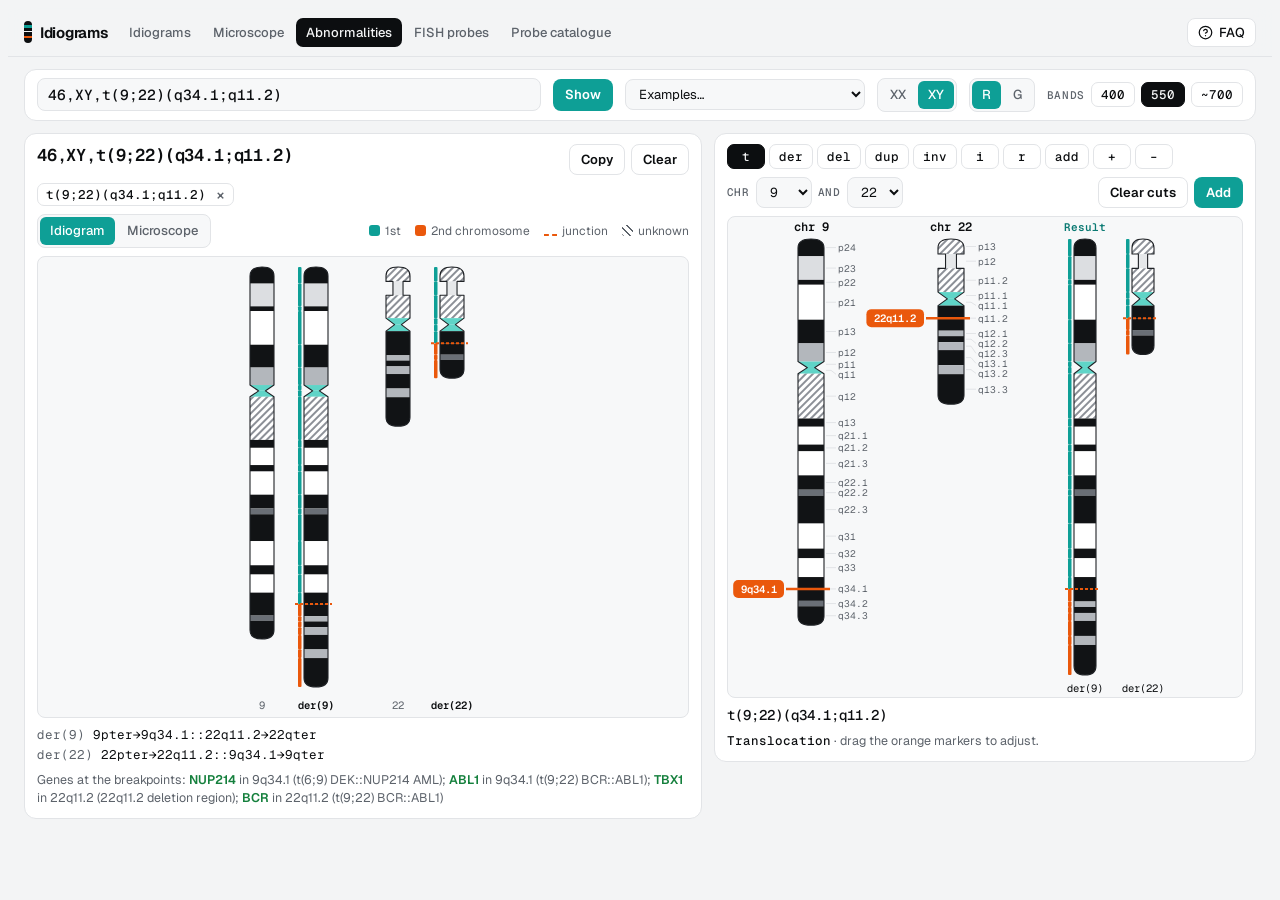
<file: abnormalities.html>
<!doctype html>
<html lang="en">
<head>
<meta charset="utf-8">
<meta name="viewport" content="width=device-width, initial-scale=1, viewport-fit=cover">
<title>Abnormalities</title>
<link rel="preconnect" href="https://fonts.googleapis.com">
<link rel="preconnect" href="https://fonts.gstatic.com" crossorigin>
<link rel="stylesheet" href="https://fonts.googleapis.com/css2?family=Geist:wght@400;500;600;700&family=Geist+Mono:wght@400;500&display=swap">
</head>
<body>

<style>/* Shared by every page. Palette: graphite neutrals, turquoise primary, orange for highlights.
   Layout: one thin app bar with the tool tabs and the FAQ button, then the tool itself. */
:root{
  --bg:#f3f4f5; --surface:#ffffff; --surface-2:#f7f8f9; --fg:#0c0e10; --muted:#5d636b; --line:#e2e4e7;
  --turq:#0e9f96; --turq-ink:#0b7a73; --turq-soft:#e0f5f3; --on-turq:#ffffff;
  --orange:#ea580c; --orange-hover:#c2410c; --orange-soft:#fff1e8; --on-orange:#ffffff;
  --green:#15803d;
  --accent:var(--turq-ink); --accent-soft:var(--turq-soft); --hl:#f97316;
  --ink:#111315; --paper:#ffffff; --outline:#1f2226;
  --r25:#6a6f76; --r50:#b3b7bc; --r75:#dcdee1;
  --g25:#c9ccd0; --g50:#8c9097; --g75:#50545a;
  --acen:#5fd4c7; --gvar:#8c9097; --stalk:#e6e8ea;
  --f-body:"Geist",system-ui,-apple-system,"Segoe UI",sans-serif;
  --f-mono:"Geist Mono",ui-monospace,"SFMono-Regular",Menlo,monospace;
  --sig-O:#ff8a1f; --sig-G:#3ee05a; --sig-R:#ff3b3b; --sig-A:#38d6ff; --sig-Y:#ffd23f; --sig-B:#5b7cff;
}
@media (prefers-color-scheme: dark){ :root:not([data-theme="light"]){
  --bg:#0a0b0c; --surface:#131517; --surface-2:#1a1d20; --fg:#f2f3f4; --muted:#9aa0a7; --line:#272a2e;
  --turq:#2dd4bf; --turq-ink:#2dd4bf; --turq-soft:#0f2e2b; --on-turq:#04201d;
  --orange:#fb8a3c; --orange-hover:#fdba74; --orange-soft:#2e1a0c; --on-orange:#1b0e05;
  --green:#4ade80; --hl:#fb923c;
  --ink:#0f1112; --paper:#eceef0; --outline:#c9cdd1;
  --r25:#5b6067; --r50:#a3a8ae; --r75:#c9cdd1;
  --g25:#b6babf; --g50:#7c8187; --g75:#45494e;
  --acen:#2cc4b3; --gvar:#7c8187; --stalk:#d9dcdf; color-scheme:dark;
}}
:root[data-theme="dark"]{
  --bg:#0a0b0c; --surface:#131517; --surface-2:#1a1d20; --fg:#f2f3f4; --muted:#9aa0a7; --line:#272a2e;
  --turq:#2dd4bf; --turq-ink:#2dd4bf; --turq-soft:#0f2e2b; --on-turq:#04201d;
  --orange:#fb8a3c; --orange-hover:#fdba74; --orange-soft:#2e1a0c; --on-orange:#1b0e05;
  --green:#4ade80; --hl:#fb923c;
  --ink:#0f1112; --paper:#eceef0; --outline:#c9cdd1;
  --r25:#5b6067; --r50:#a3a8ae; --r75:#c9cdd1;
  --g25:#b6babf; --g50:#7c8187; --g75:#45494e;
  --acen:#2cc4b3; --gvar:#7c8187; --stalk:#d9dcdf; color-scheme:dark;
}
*{box-sizing:border-box}
[hidden]{display:none!important}
html{-webkit-text-size-adjust:100%}
body{background:var(--bg);color:var(--fg);font-family:var(--f-body);font-size:14px;line-height:1.5;-webkit-font-smoothing:antialiased}
a{color:var(--accent)}
button,input,select{font:inherit;color:inherit}
/* ---------- app bar ---------- */
.appbar{position:sticky;top:0;z-index:30;background:color-mix(in srgb,var(--bg) 86%,transparent);backdrop-filter:saturate(1.4) blur(12px);-webkit-backdrop-filter:saturate(1.4) blur(12px);border-bottom:1px solid var(--line)}
.appbar-in{max-width:1320px;margin:0 auto;padding:0 16px;height:48px;display:flex;align-items:center;gap:12px}
.brand{display:flex;align-items:center;gap:8px;font:650 15px var(--f-body);letter-spacing:-.02em;color:var(--fg);text-decoration:none;white-space:nowrap;flex:none}
.brand-mark{width:8px;height:22px;border-radius:4px;flex:none;background:linear-gradient(var(--fg) 0 20%,var(--turq) 20% 32%,var(--fg) 32% 46%,var(--bg) 46% 52%,var(--fg) 52% 66%,var(--orange) 66% 76%,var(--fg) 76%)}
.tabs{display:flex;gap:2px;overflow-x:auto;scrollbar-width:none;flex:1 1 auto;min-width:0}
.tabs::-webkit-scrollbar{display:none}
.tabs a{display:inline-flex;align-items:center;font:500 13px var(--f-body);color:var(--muted);text-decoration:none;padding:6px 10px;border-radius:7px;white-space:nowrap}
.tabs a:hover{color:var(--fg);background:var(--surface-2)}
.tabs a[aria-current="page"]{background:var(--fg);color:var(--bg)}
.faq-btn{flex:none;display:inline-flex;align-items:center;gap:6px;font:500 13px var(--f-body);border:1px solid var(--line);background:var(--surface);border-radius:8px;padding:5px 10px;cursor:pointer}
.faq-btn:hover{border-color:var(--muted)}
.tabs .sm{display:none}
@media (max-width:620px){.brand-name{display:none}.faq-btn span{display:none}.tabs .lg{display:none}.tabs .sm{display:inline}.tabs a{padding:6px 8px}}
/* ---------- page frame ---------- */
.page{max-width:1320px;margin:0 auto;padding:12px 16px 32px;display:flex;flex-direction:column;gap:12px}
.card{background:var(--surface);border:1px solid var(--line);border-radius:12px}
.bar{display:flex;flex-wrap:wrap;align-items:center;gap:8px 14px;padding:8px 12px}
.lab{font:500 11px var(--f-mono);letter-spacing:.06em;text-transform:uppercase;color:var(--muted)}
.grp{display:flex;align-items:center;gap:6px;flex-wrap:wrap}
.muted{color:var(--muted)}
.mono{font-family:var(--f-mono)}
/* ---------- controls ---------- */
.seg{display:inline-flex;border:1px solid var(--line);border-radius:8px;padding:2px;background:var(--surface-2);gap:2px;flex-wrap:wrap}
.seg button{border:0;background:transparent;color:var(--muted);padding:4px 10px;border-radius:6px;cursor:pointer;font-size:13px;font-weight:500}
.seg button:hover{color:var(--fg)}
.seg button[aria-pressed="true"]{background:var(--turq);color:var(--on-turq)}
.chip{font:500 12.5px var(--f-mono);padding:3px 9px;border-radius:7px;border:1px solid var(--line);background:var(--surface);cursor:pointer}
.chip:hover{border-color:var(--muted)}
.chip[aria-pressed="true"]{background:var(--fg);border-color:var(--fg);color:var(--bg)}
.btn{font-weight:600;font-size:13px;border:0;background:var(--turq);color:var(--on-turq);padding:6px 12px;border-radius:8px;cursor:pointer}
.btn:hover{filter:brightness(1.07)}
.btn:disabled{opacity:.45;cursor:not-allowed;filter:none}
.btn-sec{font-weight:600;font-size:13px;border:1px solid var(--line);background:var(--surface);padding:5px 11px;border-radius:8px;cursor:pointer}
.btn-sec:hover{border-color:var(--muted)}
.toggle{display:inline-flex;align-items:center;gap:6px;font-size:13px;cursor:pointer;user-select:none}
.toggle input{accent-color:var(--turq);width:15px;height:15px;margin:0}
input[type=range]{accent-color:var(--turq);width:100%;margin:0}
input[type=text],input[type=search],select{border:1px solid var(--line);border-radius:8px;background:var(--surface-2);padding:5px 9px;font-size:13px}
input[type=text]:focus,input[type=search]:focus,select:focus{outline:2px solid var(--turq);outline-offset:0}
.seg button:focus-visible,.chip:focus-visible,.btn:focus-visible,.btn-sec:focus-visible,.tabs a:focus-visible,.toggle input:focus-visible,.faq-btn:focus-visible,[tabindex]:focus-visible{outline:2px solid var(--orange);outline-offset:2px}
.slider{display:grid;grid-template-columns:1fr auto;gap:2px 8px;align-items:baseline}
.slider label{font-size:12.5px;font-weight:550;white-space:nowrap}
.slider output{font:11.5px var(--f-mono);color:var(--muted);white-space:nowrap}
.slider input{grid-column:1/-1}
.swatch{display:inline-block;width:12px;height:12px;border:1px solid var(--outline);vertical-align:-2px;margin-right:5px;border-radius:2px}
.sw-gvar{background:repeating-linear-gradient(45deg,var(--gvar) 0 2px,var(--paper) 2px 5px)}
.dot{display:inline-block;width:10px;height:10px;border-radius:50%;vertical-align:-1px;margin-right:3px;box-shadow:0 0 0 1px rgba(0,0,0,.25) inset}
/* ---------- FAQ dialog ---------- */
dialog.faq{width:min(820px,calc(100vw - 24px));max-height:calc(100vh - 48px);border:1px solid var(--line);border-radius:14px;padding:0;background:var(--surface);color:var(--fg)}
dialog.faq::backdrop{background:rgba(0,0,0,.45)}
.faq-head{position:sticky;top:0;display:flex;align-items:center;justify-content:space-between;gap:12px;padding:12px 18px;border-bottom:1px solid var(--line);background:var(--surface)}
.faq-head h2{margin:0;font-size:16px}
.faq-body{padding:6px 18px 18px;font-size:13.5px}
.faq-body details{border-bottom:1px solid var(--line);padding:8px 0}
.faq-body summary{cursor:pointer;font-weight:600;font-size:14px}
.faq-body ul{margin:8px 0 2px;padding-left:18px;display:flex;flex-direction:column;gap:6px}
.faq-body li::marker{color:var(--turq)}
.faq-body p{margin:8px 0}

.top{display:flex;flex-wrap:wrap;align-items:center;gap:8px 12px;padding:8px 12px}
.iscn{flex:1 1 340px;min-width:0;font:500 14.5px var(--f-mono)!important;padding:6px 10px!important}
#examples{max-width:240px}
.msg{flex-basis:100%;font-size:12.5px;margin:0;min-height:0}
.msg:empty{display:none}
.msg.err{color:var(--orange)}
.msg.ok{color:var(--muted)}
.cols{display:grid;grid-template-columns:minmax(0,1.25fr) minmax(0,1fr);gap:12px;align-items:start}
@media (max-width:1000px){.cols{grid-template-columns:minmax(0,1fr)}}
.pane{padding:10px 12px;min-width:0;display:flex;flex-direction:column;gap:8px}
.rhead{display:flex;align-items:flex-start;justify-content:space-between;gap:8px}
.karyo{font:600 17px var(--f-mono);letter-spacing:-.01em;word-break:break-word;margin:0}
.items{display:flex;flex-wrap:wrap;gap:5px}
.items:empty{display:none}
.item{display:inline-flex;align-items:center;gap:4px;font:500 12.5px var(--f-mono);border:1px solid var(--line);border-radius:7px;padding:1px 2px 1px 8px;background:var(--surface)}
.item button{border:0;background:transparent;color:var(--muted);font-size:15px;line-height:1;cursor:pointer;padding:2px 6px;border-radius:5px}
.item button:hover{background:var(--orange-soft);color:var(--orange)}
.result-wrap{overflow-x:auto;border-radius:8px;border:1px solid var(--line);background:var(--surface-2);line-height:0}
#resultSvg{display:block}
#resultCv{display:block}
.empty{color:var(--muted);font-size:13px;padding:18px 12px;line-height:1.5;margin:0}
.legend-line{display:flex;flex-wrap:wrap;gap:4px 14px;font-size:12px;color:var(--muted)}
.legend-line i{display:inline-block;width:11px;height:11px;border-radius:3px;vertical-align:-1px;margin-right:5px}
.sw-unknown{background:repeating-linear-gradient(45deg,var(--muted) 0 2px,var(--surface) 2px 5px)}
.scope-ctl{display:grid;grid-template-columns:repeat(auto-fill,minmax(120px,1fr));gap:8px 14px;align-items:end}
.scope-ctl .grp{grid-column:span 2;flex-wrap:nowrap}
.detail{display:flex;flex-direction:column;gap:3px}
.detail div{font:12.5px var(--f-mono);word-break:break-word}
.detail div span{color:var(--muted)}
.genes{font-size:12.5px;color:var(--muted)}
.genes:empty{display:none}
.genes b{color:var(--green);font-weight:600}
.tools{display:flex;flex-wrap:wrap;gap:4px}
.tools .chip{min-width:38px;text-align:center}
.picks{display:flex;flex-wrap:wrap;align-items:center;gap:6px}
.picks select{font-family:var(--f-mono)}
.bench-wrap{border:1px solid var(--line);border-radius:8px;background:var(--surface-2);overflow-x:auto;line-height:0}
#bench{display:block;touch-action:none;user-select:none}
.instr{font-size:12.5px;margin:0;color:var(--muted)}
.instr b{font-family:var(--f-mono);font-weight:500;color:var(--fg)}
.pending{font:500 14px var(--f-mono);margin:0;min-height:1.3em}
.sp{flex:1}
</style>
<nav class="appbar" aria-label="Site"><div class="appbar-in"><a class="brand" href="index.html?v=a4e49a20"><span class="brand-mark" aria-hidden="true"></span><span class="brand-name">Idiograms</span></a><div class="tabs"><a href="index.html?v=a4e49a20" data-chr-link><span class="lg">Idiograms</span><span class="sm">Ideo</span></a><a href="simulator.html?v=a4e49a20" data-chr-link><span class="lg">Microscope</span><span class="sm">Scope</span></a><a href="abnormalities.html?v=a4e49a20" data-chr-link aria-current="page"><span class="lg">Abnormalities</span><span class="sm">Abn</span></a><a href="fish.html?v=a4e49a20" data-chr-link><span class="lg">FISH probes</span><span class="sm">FISH</span></a><a href="catalogue.html?v=a4e49a20" data-chr-link><span class="lg">Probe catalogue</span><span class="sm">Catalogue</span></a></div><button class="faq-btn" id="faqBtn" type="button" aria-haspopup="dialog"><svg viewBox="0 0 24 24" width="15" height="15" fill="none" stroke="currentColor" stroke-width="2" stroke-linecap="round" stroke-linejoin="round" aria-hidden="true"><circle cx="12" cy="12" r="10"/><path d="M9.09 9a3 3 0 0 1 5.83 1c0 2-3 3-3 3"/><path d="M12 17h.01"/></svg><span>FAQ</span></button></div></nav>
<main class="page">
  <div class="card top">
    <input class="iscn" id="iscnIn" type="text" spellcheck="false" autocomplete="off" aria-label="ISCN karyotype" value="46,XY,t(9;22)(q34.1;q11.2)">
    <button class="btn" id="iscnGo">Show</button>
    <select id="examples" aria-label="Examples"><option value="">Examples…</option></select>
    <div class="seg" role="group" aria-label="Sex chromosomes"><button data-sex="XX" aria-pressed="false">XX</button><button data-sex="XY" aria-pressed="true">XY</button></div>
    <div class="seg" role="group" aria-label="Banding"><button data-band="R" aria-pressed="true">R</button><button data-band="G" aria-pressed="false">G</button></div>
    <div class="grp"><span class="lab">Bands</span><button class="chip" data-lvl="400" aria-pressed="false">400</button><button class="chip" data-lvl="550" aria-pressed="true">550</button><button class="chip" data-lvl="850" aria-pressed="false">~700</button></div>
    <p class="msg ok" id="iscnMsg" aria-live="polite"></p>
  </div>
  <div class="cols">
    <section class="card pane" id="result" aria-label="Result">
      <div class="rhead"><p class="karyo" id="karyo"></p>
        <div class="grp" style="flex:none"><button class="btn-sec" id="copyBtn">Copy</button><button class="btn-sec" id="resetAll" title="Back to a normal karyotype">Clear</button></div></div>
      <div class="items" id="items"></div>
      <div class="grp"><div class="seg" role="group" aria-label="View"><button data-view="idio" aria-pressed="true">Idiogram</button><button data-view="scope" aria-pressed="false">Microscope</button></div>
        <span class="sp"></span><div class="legend-line" id="legendLine"></div></div>
      <div class="result-wrap" id="resultWrap"><svg id="resultSvg" role="img" aria-label="Normal and abnormal chromosomes"></svg><canvas id="resultCv" hidden role="img" aria-label="Simulated microscope image of the abnormal chromosomes"></canvas></div>
      <div class="scope-ctl" id="scopeCtl" hidden>
        <div class="slider"><label for="sRes">Bands</label><output id="sResOut"></output><input type="range" id="sRes" min="300" max="700" step="25" value="400"></div>
        <div class="slider"><label for="sFocus">Focus</label><output id="sFocusOut"></output><input type="range" id="sFocus" min="0" max="3" step="0.1" value="0.6"></div>
        <div class="slider"><label for="sStain">Staining</label><output id="sStainOut"></output><input type="range" id="sStain" min="0.5" max="1.7" step="0.05" value="1"></div>
        <div class="slider"><label for="sSep">Chromatids</label><output id="sSepOut"></output><input type="range" id="sSep" min="0" max="1" step="0.05" value="0.15"></div>
        <div class="slider"><label for="sBend">Bending</label><output id="sBendOut"></output><input type="range" id="sBend" min="0" max="1" step="0.05" value="0.45"></div>
        <div class="grp"><div class="seg" role="group" aria-label="Image type"><button data-color="giemsa" aria-pressed="false">Giemsa</button><button data-color="gray" aria-pressed="true">Grey</button></div><button class="btn-sec" id="respread" title="Draw new homologues">New</button></div>
      </div>
      <div class="detail" id="detail"></div>
      <div class="genes" id="genes"></div>
    </section>
    <section class="card pane" aria-label="Build by hand">
      <div class="tools" id="tools" role="group" aria-label="Abnormality type"></div>
      <div class="picks"><span class="lab">Chr</span><select id="pickA" aria-label="First chromosome"></select>
        <span id="pickBWrap" class="picks"><span class="lab">and</span><select id="pickB" aria-label="Second chromosome"></select></span>
        <span class="sp"></span><button class="btn-sec" id="clearCuts">Clear cuts</button><button class="btn" id="commit" disabled>Add</button></div>
      <div class="bench-wrap"><svg id="bench" role="img" aria-label="Chromosomes to cut"></svg></div>
      <p class="pending" id="pending"></p>
      <p class="instr" id="instr"></p>
    </section>
  </div>
</main>
<dialog class="faq" id="faq" aria-labelledby="faqTitle">
  <div class="faq-head"><h2 id="faqTitle">FAQ, sources and limits</h2><button class="btn-sec" id="faqClose" type="button">Close</button></div>
  <div class="faq-body">
    <details open><summary>Where do the bands come from, and are they accurate?</summary>
      <ul>
        <li>Band names, ISCN lengths, stain grades and GRCh38 coordinates are NCBI's human ideogram tables (400, 550 and GRCh38 ~700 bands), as repackaged in ideogram.js 1.53.0.</li>
        <li>The ~700 level matches the UCSC hg38 cytoband table exactly: all 862 band names, boundaries and stain grades. The 400 level matches NCBI's file byte for byte. The 550 level matches too, except 21 sub-bands in seven places (7q11.2, 8q11.2, 11p11.1, 12q24.3, 18p11.3, Xp11.2, Yq11.2) where NCBI's file leaves gaps; those were stretched to fill their parent band. Every 400/550 boundary falls on a ~700 boundary.</li>
        <li>UCSC and NCBI share one source, so this proves faithful copying, not that the bands are right. Cytogenetic band positions in GRCh38 come from FISH mapping and are typically good to about 1-2 Mb.</li>
        <li>The finest level is the GRCh38 idiogram, which ISCN 2024 (section 2.4) says best fits the 700-band level. GRCh38 is more detailed than ISCN at 6p24 and 9q34; ISCN 850 is more detailed at 1q32, 2p21, 5q13.2, 6p22.3 and 6q21. ISCN 300- and 850-band idiograms are not drawn (not in the source data).</li>
        <li>Sub-bands such as 9q34.12 exist only in GRCh38; a karyotype uses the band level actually resolved, e.g. t(9;22)(q34;q11.2).</li>
      </ul>
    </details>
    <details><summary>Idiograms: how are they drawn?</summary>
      <ul>
        <li>The R pattern is the reciprocal of NCBI's G-stain grades, as ISCN treats R-banded idiograms. Intermediate greys are inverted G grades, not measured RHG intensities; every G-negative band has the same value in the source, so differences between R-positive bands (e.g. strongly staining T-bands) are not shown.</li>
        <li>Variable heterochromatin (1q12, 9q12, 16q11.2, Yq12, acrocentric p11.2/p13) and stalks are hatched, not inverted: ISCN 2024 (2.2.2) describes them as variable in size and staining with every method.</li>
        <li>The karyogram uses one scale for all chromosomes. Detail views are drawn tall enough for their labels, so they are not to scale with each other.</li>
        <li>Landmark genes (74) use Ensembl release 110 GRCh38 coordinates, placed by interpolation within their band. They are orientation marks. IGH is marked at IGHM.</li>
      </ul>
    </details>
    <details><summary>Microscope: what is modelled, and what is guessed?</summary>
      <ul>
        <li>It is a model, not a photograph. Bands start from the GRCh38 idiogram. Condensation is simulated by smoothing the band profile, so neighbouring sub-bands merge as they do on real slides.</li>
        <li>R-banding: R-positive bands get a random ±12% intensity change; real differences between R-positive bands are not in the data. Terminal R bands are drawn slightly darker (R-banded ends are "almost always positive").</li>
        <li>G-banding uses NCBI's G grades directly. Heterochromatin "Typical" draws 1q12 and 16q11.2 dark and 9q12 pale in G-banding, and all blocks pale in R-banding. These tones are inferences, not measured values; Pale and Dark let you change them.</li>
        <li>Chromosomes are two sister chromatids with a primary constriction, uneven widths, fuzzy fibrous edges, slightly oblique band boundaries, splayed ends and occasional twists. Stalks are thinner and paler with small satellites; their length and the heterochromatin blocks vary between homologues, as they do in people. Acrocentric short arms are drawn at about half their idiogram length (a judgement, not a measurement).</li>
        <li>Optics: Beer-Lambert absorbance for Giemsa colour, a grey camera mode, focus blur, a faint phase halo, slight colour fringing, uneven illumination, stain gradients, cytoplasm remnants, interphase nuclei at the edge of the field (the Field slider), debris and grain. These are cosmetic.</li>
        <li>While a slider moves, the image is drawn at reduced resolution; it is redrawn sharp when you let go.</li>
        <li>Small chromosomes are enlarged in the one-chromosome view; the caption gives the magnification relative to chromosome 1. The karyogram keeps one scale.</li>
      </ul>
    </details>
    <details><summary>Abnormalities: rules and limits</summary>
      <ul>
        <li>A breakpoint sits in the middle of the band you pick: ISCN places a break "in" a band without saying where.</li>
        <li>You can type any band or sub-band from the 400, 550 or ~700 idiogram, or a parent band such as 22q11.2. p10 and q10 are the centromere.</li>
        <li>Ordering follows ISCN 2024 section 4.3: normal sex chromosomes first (an abnormal X or Y is left out of the sex complement), then sex-chromosome abnormalities, then autosomes in numerical order, numerical before structural. Sex-chromosome gains and losses are written constitutionally (47,XXY; 45,X).</li>
        <li>Supported: t, der(…)t, del, dup, inv, i, r, add, gains and losses, and a cell count in brackets. Not supported: insertions, dicentrics, markers, three-way translocations, inverted duplications and mosaics.</li>
        <li>Derivatives keep the banding of the chromosome each piece came from; the coloured strip shows which.</li>
      </ul>
    </details>
    <details><summary>FISH probes: where do the designs come from?</summary>
      <ul>
        <li>Vysis (Abbott) designs come from Abbott's own pages: the per-product hybridisation text and probe tables on molecular.abbott (chromosome search, chromosomes 2-12, X, Y), the probe-map images (sizes, gaps, flanking markers), the Vysis CLL FISH Probe Kit package insert (30-608712/R4) and the 2019 US ordering list. Pages for chromosomes 1 and 13-22 have been removed from Abbott's site; for those probes the layout comes from the probe maps, which Abbott still serves.</li>
        <li>CytoCell and MetaSystems probes are included only for haematology targets Vysis does not sell (KMT2A partner fusions, CBFB::MYH11, MECOM, RUNX1, TCF3, CRLF2, P2RY8, JAK2, NUP98, PAX5, ABL1/ABL2, IGK, IGL, TCL1, TRB, TLX1, TLX3, IGH::CCND3, IGH::MAFB). Their layout is from each product page. MetaSystems pages give no probe sizes, so those positions are illustrative.</li>
        <li>Probe positions are approximate: each probe is placed on GRCh38 from the genes and sizes on the vendor map (Ensembl canonical transcripts). They show where a probe lies; use the vendor's map for exact clones.</li>
        <li>Signal patterns are derived: the page applies the rearrangement to a diploid cell and reads which probe segments end up together. A build check compares each derived pattern with its expected signal code: the manufacturer's own code for patterns marked "vendor", the textbook code for that design for patterns marked "standard". All of them agree.</li>
        <li>Interphase nuclei put each signal at a random position. About one signal in seven is drawn as a split doublet (a replicated G2 signal) and a few faint non-specific speckles are added: the usual scoring pitfalls. "New cells" draws other nuclei.</li>
        <li>The metaphase view uses the microscope model in fluorescence: DAPI-stained chromosomes (DAPI bands follow the G pattern) with each signal on both sister chromatids. It shows the probed chromosomes, every abnormal chromosome and any chromosome carrying a signal. Amplicons are drawn as double minutes; in tumours they are often intrachromosomal (HSR) instead.</li>
        <li>A fragment smaller than ~40 kb, or under 12% of its probe, is treated as invisible. Different probes closer than 1.8 Mb read as one fused signal. These thresholds are approximations.</li>
        <li>The ISCN nuc ish strings follow the ISCN conventions for interphase FISH (counts, "con", "sep", "amp"). They were written before the ISCN 2024 text could be checked; treat them as a starting point.</li>
        <li>Not for diagnostic use. Vysis, CytoCell, ZytoLight, MetaSystems, Kreatech and Empire Genomics are trademarks of their owners; this site is not affiliated with any of them. Always follow the package insert of the kit you use.</li>
      </ul>
    </details>
    <details><summary>Probe catalogue: what is in it?</summary>
      <ul>
        <li>Human FISH probes listed on vendor websites in October 2026: Vysis (Abbott ordering list 2019 and current chromosome pages), CytoCell (OGT product search, including myProbes custom designs), ZytoVision, MetaSystems, Leica (Kreatech) and Empire Genomics.</li>
        <li>Leica and Empire Genomics publish product URLs rather than structured names; those names were rebuilt from the URL and are marked. Availability differs between countries.</li>
        <li>Rows with a "FISH" link open the same probe on the FISH page.</li>
      </ul>
    </details>
    <details><summary>Using the site</summary>
      <ul>
        <li>Add #chr9 (or #chrX…) to a page address to open that chromosome; the FISH page accepts #probe-id. The chromosome you last opened is remembered across tabs.</li>
        <li>Everything runs in the browser and works offline once loaded.</li>
      </ul>
    </details>
  </div>
</dialog>

<script>
// Shared by every page: FAQ dialog, remembered chromosome, small helpers.
const SITE = (() => {
  const faq = document.getElementById("faq");
  document.getElementById("faqBtn").addEventListener("click", () => faq.showModal());
  document.getElementById("faqClose").addEventListener("click", () => faq.close());
  faq.addEventListener("click", e => { if (e.target === faq) faq.close(); });
  const store = {
    get(k, d) { try { const v = localStorage.getItem("idiograms:" + k); return v === null ? d : JSON.parse(v); } catch (e) { return d; } },
    set(k, v) { try { localStorage.setItem("idiograms:" + k, JSON.stringify(v)); } catch (e) {} },
  };
  const ORDER = ["1","2","3","4","5","6","7","8","9","10","11","12","13","14","15","16","17","18","19","20","21","22","X","Y"];
  // chromosome from #chrN, else the one last opened on any page
  function initialChr(fallback) {
    const h = (location.hash || "").replace(/^#chr/i, "").toUpperCase();
    if (ORDER.includes(h)) return h;
    const s = store.get("chr", null);
    return ORDER.includes(s) ? s : fallback;
  }
  function rememberChr(c) { store.set("chr", c); try { history.replaceState(null, "", "#chr" + c); } catch (e) {} }
  // keep the remembered chromosome on links between tools
  document.querySelectorAll(".tabs a[data-chr-link]").forEach(a => a.addEventListener("click", () => {
    const c = store.get("chr", null); if (ORDER.includes(c) && !a.href.includes("#")) a.href += "#chr" + c;
  }));
  return { store, ORDER, initialChr, rememberChr };
})();

const DATA = {"1":{"400":[["p36.3",0,451,1,7100000,"gneg"],["p36.2",451,682,7100001,15900000,"gpos100"],["p36.1",682,1259,15900001,27600000,"gneg"],["p35",1259,1583,27600001,34300000,"gpos100"],["p34.3",1583,1779,34300001,39600000,"gneg"],["p34.2",1779,1999,39600001,43700000,"gpos25"],["p34.1",1999,2184,43700001,46300000,"gneg"],["p33",2184,2519,46300001,50200000,"gpos75"],["p32",2519,3050,50200001,60800000,"gneg"],["p31",3050,4598,60800001,84400000,"gpos100"],["p22",4598,5430,84400001,94300000,"gneg"],["p21",5430,6274,94300001,106700000,"gpos100"],["p13",6274,7094,106700001,117200000,"gneg"],["p12",7094,7279,117200001,120400000,"gpos50"],["p11",7279,7394,120400001,123400000,"acen"],["q11",7394,7554,123400001,125100000,"acen"],["q12",7554,8672,125100001,143200000,"gvar"],["q21",8672,9350,143200001,155100000,"gneg"],["q22",9350,9685,155100001,156600000,"gpos50"],["q23",9685,10160,156600001,165500000,"gneg"],["q24",10160,10565,165500001,173000000,"gpos100"],["q25",10565,11005,173000001,185800000,"gneg"],["q31",11005,12207,185800001,198700000,"gpos100"],["q32",12207,13272,198700001,214400000,"gneg"],["q41",13272,13920,214400001,223900000,"gpos100"],["q42",13920,14406,223900001,236400000,"gneg"],["q43",14406,14776,236400001,243500000,"gpos75"],["q44",14776,15100,243500001,248956422,"gneg"]],"550":[["p36.3",0,451,1,7100000,"gneg"],["p36.2",451,682,7100001,15900000,"gpos100"],["p36.1",682,1259,15900001,27600000,"gneg"],["p35",1259,1583,27600001,34300000,"gpos100"],["p34.3",1583,1779,34300001,39600000,"gneg"],["p34.2",1779,1999,39600001,43700000,"gpos25"],["p34.1",1999,2184,43700001,46300000,"gneg"],["p33",2184,2519,46300001,50200000,"gpos75"],["p32.3",2519,2723,50200001,55600000,"gneg"],["p32.2",2723,2825,55600001,58500000,"gpos50"],["p32.1",2825,3050,58500001,60800000,"gneg"],["p31.3",3050,3387,60800001,68500000,"gpos50"],["p31.2",3387,3705,68500001,69300000,"gneg"],["p31.1",3705,4598,69300001,84400000,"gpos100"],["p22.3",4598,4933,84400001,87900000,"gneg"],["p22.2",4933,5148,87900001,91500000,"gpos75"],["p22.1",5148,5430,91500001,94300000,"gneg"],["p21",5430,6274,94300001,106700000,"gpos100"],["p13.3",6274,6560,106700001,111200000,"gneg"],["p13.2",6560,6827,111200001,115500000,"gpos50"],["p13.1",6827,7094,115500001,117200000,"gneg"],["p12",7094,7279,117200001,120400000,"gpos50"],["p11",7279,7394,120400001,123400000,"acen"],["q11",7394,7554,123400001,125100000,"acen"],["q12",7554,8672,125100001,143200000,"gvar"],["q21.1",8672,8915,143200001,147500000,"gneg"],["q21.2",8915,9094,147500001,150600000,"gpos50"],["q21.3",9094,9350,150600001,155100000,"gneg"],["q22",9350,9685,155100001,156600000,"gpos50"],["q23",9685,10160,156600001,165500000,"gneg"],["q24",10160,10565,165500001,173000000,"gpos100"],["q25",10565,11005,173000001,185800000,"gneg"],["q31",11005,12207,185800001,198700000,"gpos100"],["q32.1",12207,12757,198700001,207100000,"gneg"],["q32.2",12757,12988,207100001,211300000,"gpos25"],["q32.3",12988,13272,211300001,214400000,"gneg"],["q41",13272,13920,214400001,223900000,"gpos100"],["q42.1",13920,14212,223900001,230500000,"gneg"],["q42.2",14212,14296,230500001,234600000,"gpos50"],["q42.3",14296,14406,234600001,236400000,"gneg"],["q43",14406,14776,236400001,243500000,"gpos75"],["q44",14776,15100,243500001,248956422,"gneg"]],"850":[["p36.33",0,100,1,2300000,"gneg"],["p36.32",100,244,2300001,5300000,"gpos25"],["p36.31",244,344,5300001,7100000,"gneg"],["p36.23",344,459,7100001,9100000,"gpos25"],["p36.22",459,660,9100001,12500000,"gneg"],["p36.21",660,861,12500001,15900000,"gpos50"],["p36.13",861,1206,15900001,20100000,"gneg"],["p36.12",1206,1321,20100001,23600000,"gpos25"],["p36.11",1321,1521,23600001,27600000,"gneg"],["p35.3",1521,1651,27600001,29900000,"gpos25"],["p35.2",1651,1780,29900001,32300000,"gneg"],["p35.1",1780,1895,32300001,34300000,"gpos25"],["p34.3",1895,2210,34300001,39600000,"gneg"],["p34.2",2210,2411,39600001,43700000,"gpos25"],["p34.1",2411,2770,43700001,46300000,"gneg"],["p33",2770,2986,46300001,50200000,"gpos75"],["p32.3",2986,3273,50200001,55600000,"gneg"],["p32.2",3273,3416,55600001,58500000,"gpos50"],["p32.1",3416,3732,58500001,60800000,"gneg"],["p31.3",3732,3976,60800001,68500000,"gpos50"],["p31.2",3976,4206,68500001,69300000,"gneg"],["p31.1",4206,4852,69300001,84400000,"gpos100"],["p22.3",4852,5210,84400001,87900000,"gneg"],["p22.2",5210,5440,87900001,91500000,"gpos75"],["p22.1",5440,5741,91500001,94300000,"gneg"],["p21.3",5741,5957,94300001,99300000,"gpos75"],["p21.2",5957,6029,99300001,101800000,"gneg"],["p21.1",6029,6244,101800001,106700000,"gpos100"],["p13.3",6244,6459,106700001,111200000,"gneg"],["p13.2",6459,6660,111200001,115500000,"gpos50"],["p13.1",6660,6861,115500001,117200000,"gneg"],["p12",6861,7048,117200001,120400000,"gpos50"],["p11.2",7048,7119,120400001,121700000,"gneg"],["p11.1",7119,7335,121700001,123400000,"acen"],["q11",7335,7579,123400001,125100000,"acen"],["q12",7579,8483,125100001,143200000,"gvar"],["q21.1",8483,8756,143200001,147500000,"gneg"],["q21.2",8756,8957,147500001,150600000,"gpos50"],["q21.3",8957,9244,150600001,155100000,"gneg"],["q22",9244,9459,155100001,156600000,"gpos50"],["q23.1",9459,9832,156600001,159100000,"gneg"],["q23.2",9832,10048,159100001,160500000,"gpos50"],["q23.3",10048,10349,160500001,165500000,"gneg"],["q24.1",10349,10507,165500001,167200000,"gpos50"],["q24.2",10507,10679,167200001,170900000,"gneg"],["q24.3",10679,10894,170900001,173000000,"gpos75"],["q25.1",10894,11009,173000001,176100000,"gneg"],["q25.2",11009,11196,176100001,180300000,"gpos50"],["q25.3",11196,11598,180300001,185800000,"gneg"],["q31.1",11598,11827,185800001,190800000,"gpos100"],["q31.2",11827,11942,190800001,193800000,"gneg"],["q31.3",11942,12172,193800001,198700000,"gpos100"],["q32.1",12172,12617,198700001,207100000,"gneg"],["q32.2",12617,12803,207100001,211300000,"gpos25"],["q32.3",12803,13033,211300001,214400000,"gneg"],["q41",13033,13320,214400001,223900000,"gpos100"],["q42.11",13320,13406,223900001,224400000,"gneg"],["q42.12",13406,13607,224400001,226800000,"gpos25"],["q42.13",13607,13966,226800001,230500000,"gneg"],["q42.2",13966,14153,230500001,234600000,"gpos50"],["q42.3",14153,14397,234600001,236400000,"gneg"],["q43",14397,14756,236400001,243500000,"gpos75"],["q44",14756,15100,243500001,248956422,"gneg"]]},"2":{"400":[["p25",0,475,1,12000000,"gneg"],["p24",475,931,12000001,23800000,"gpos100"],["p23",931,1558,23800001,31800000,"gneg"],["p22",1558,2145,31800001,41500000,"gpos100"],["p21",2145,2650,41500001,47500000,"gneg"],["p16",2650,3439,47500001,61000000,"gpos100"],["p15",3439,3682,61000001,63900000,"gneg"],["p14",3682,3976,63900001,68400000,"gpos50"],["p13",3976,4572,68400001,74800000,"gneg"],["p12",4572,5068,74800001,83100000,"gpos100"],["p11.2",5068,5534,83100001,91800000,"gneg"],["p11.1",5534,5665,91800001,93900000,"acen"],["q11.1",5665,5828,93900001,96000000,"acen"],["q11.2",5828,6181,96000001,102100000,"gneg"],["q12",6181,6602,102100001,108700000,"gpos100"],["q13",6602,6928,108700001,112200000,"gneg"],["q14.1",6928,7254,112200001,118100000,"gpos50"],["q14.2",7254,7336,118100001,121600000,"gneg"],["q14.3",7336,7662,121600001,129100000,"gpos50"],["q21",7662,8314,129100001,136100000,"gneg"],["q22",8314,9048,136100001,147900000,"gpos100"],["q23",9048,9374,147900001,154000000,"gneg"],["q24",9374,10202,154000001,168900000,"gpos100"],["q31",10202,10854,168900001,182100000,"gneg"],["q32",10854,11792,182100001,196600000,"gpos100"],["q33",11792,12362,196600001,208200000,"gneg"],["q34",12362,12811,208200001,214500000,"gpos100"],["q35",12811,13164,214500001,220700000,"gneg"],["q36",13164,13653,220700001,230100000,"gpos100"],["q37",13653,14400,230100001,242193529,"gneg"]],"550":[["p25.3",0,193,1,4400000,"gneg"],["p25.2",193,282,4400001,6900000,"gpos50"],["p25.1",282,475,6900001,12000000,"gneg"],["p24",475,931,12000001,23800000,"gpos100"],["p23",931,1558,23800001,31800000,"gneg"],["p22",1558,2145,31800001,41500000,"gpos100"],["p21",2145,2650,41500001,47500000,"gneg"],["p16",2650,3439,47500001,61000000,"gpos100"],["p15",3439,3682,61000001,63900000,"gneg"],["p14",3682,3976,63900001,68400000,"gpos50"],["p13",3976,4572,68400001,74800000,"gneg"],["p12",4572,5068,74800001,83100000,"gpos100"],["p11.2",5068,5534,83100001,91800000,"gneg"],["p11.1",5534,5665,91800001,93900000,"acen"],["q11.1",5665,5828,93900001,96000000,"acen"],["q11.2",5828,6181,96000001,102100000,"gneg"],["q12",6181,6602,102100001,108700000,"gpos100"],["q13",6602,6928,108700001,112200000,"gneg"],["q14.1",6928,7254,112200001,118100000,"gpos50"],["q14.2",7254,7336,118100001,121600000,"gneg"],["q14.3",7336,7662,121600001,129100000,"gpos50"],["q21.1",7662,7920,129100001,131700000,"gneg"],["q21.2",7920,8177,131700001,134300000,"gpos25"],["q21.3",8177,8314,134300001,136100000,"gneg"],["q22",8314,9048,136100001,147900000,"gpos100"],["q23",9048,9374,147900001,154000000,"gneg"],["q24.1",9374,9650,154000001,158900000,"gpos75"],["q24.2",9650,9868,158900001,162900000,"gneg"],["q24.3",9868,10202,162900001,168900000,"gpos75"],["q31",10202,10854,168900001,182100000,"gneg"],["q32.1",10854,11271,182100001,188500000,"gpos75"],["q32.2",11271,11427,188500001,191100000,"gneg"],["q32.3",11427,11792,191100001,196600000,"gpos75"],["q33",11792,12362,196600001,208200000,"gneg"],["q34",12362,12811,208200001,214500000,"gpos100"],["q35",12811,13164,214500001,220700000,"gneg"],["q36",13164,13653,220700001,230100000,"gpos100"],["q37.1",13653,13930,230100001,234700000,"gneg"],["q37.2",13930,14027,234700001,236400000,"gpos50"],["q37.3",14027,14400,236400001,242193529,"gneg"]],"850":[["p25.3",0,388,1,4400000,"gneg"],["p25.2",388,566,4400001,6900000,"gpos50"],["p25.1",566,954,6900001,12000000,"gneg"],["p24.3",954,1193,12000001,16500000,"gpos75"],["p24.2",1193,1312,16500001,19000000,"gneg"],["p24.1",1312,1565,19000001,23800000,"gpos75"],["p23.3",1565,1789,23800001,27700000,"gneg"],["p23.2",1789,1908,27700001,29800000,"gpos25"],["p23.1",1908,2027,29800001,31800000,"gneg"],["p22.3",2027,2296,31800001,36300000,"gpos75"],["p22.2",2296,2415,36300001,38300000,"gneg"],["p22.1",2415,2609,38300001,41500000,"gpos50"],["p21",2609,2966,41500001,47500000,"gneg"],["p16.3",2966,3220,47500001,52600000,"gpos100"],["p16.2",3220,3294,52600001,54700000,"gneg"],["p16.1",3294,3548,54700001,61000000,"gpos100"],["p15",3548,3757,61000001,63900000,"gneg"],["p14",3757,3935,63900001,68400000,"gpos50"],["p13.3",3935,4114,68400001,71300000,"gneg"],["p13.2",4114,4248,71300001,73300000,"gpos50"],["p13.1",4248,4353,73300001,74800000,"gneg"],["p12",4353,4860,74800001,83100000,"gpos100"],["p11.2",4860,5307,83100001,91800000,"gneg"],["p11.1",5307,5545,91800001,93900000,"acen"],["q11.1",5545,5724,93900001,96000000,"acen"],["q11.2",5724,6022,96000001,102100000,"gneg"],["q12.1",6022,6261,102100001,105300000,"gpos50"],["q12.2",6261,6395,105300001,106700000,"gneg"],["q12.3",6395,6559,106700001,108700000,"gpos25"],["q13",6559,6812,108700001,112200000,"gneg"],["q14.1",6812,7036,112200001,118100000,"gpos50"],["q14.2",7036,7334,118100001,121600000,"gneg"],["q14.3",7334,7602,121600001,129100000,"gpos50"],["q21.1",7602,7826,129100001,131700000,"gneg"],["q21.2",7826,8050,131700001,134300000,"gpos25"],["q21.3",8050,8169,134300001,136100000,"gneg"],["q22.1",8169,8437,136100001,141500000,"gpos100"],["q22.2",8437,8497,141500001,143400000,"gneg"],["q22.3",8497,8646,143400001,147900000,"gpos100"],["q23.1",8646,8735,147900001,149000000,"gneg"],["q23.2",8735,8795,149000001,149600000,"gpos25"],["q23.3",8795,9078,149600001,154000000,"gneg"],["q24.1",9078,9361,154000001,158900000,"gpos75"],["q24.2",9361,9585,158900001,162900000,"gneg"],["q24.3",9585,9928,162900001,168900000,"gpos75"],["q31.1",9928,10435,168900001,177100000,"gneg"],["q31.2",10435,10599,177100001,179700000,"gpos50"],["q31.3",10599,10733,179700001,182100000,"gneg"],["q32.1",10733,11091,182100001,188500000,"gpos75"],["q32.2",11091,11225,188500001,191100000,"gneg"],["q32.3",11225,11538,191100001,196600000,"gpos75"],["q33.1",11538,11925,196600001,202500000,"gneg"],["q33.2",11925,12060,202500001,204100000,"gpos50"],["q33.3",12060,12283,204100001,208200000,"gneg"],["q34",12283,12641,208200001,214500000,"gpos100"],["q35",12641,13014,214500001,220700000,"gneg"],["q36.1",13014,13237,220700001,224300000,"gpos75"],["q36.2",13237,13297,224300001,225200000,"gneg"],["q36.3",13297,13595,225200001,230100000,"gpos100"],["q37.1",13595,13893,230100001,234700000,"gneg"],["q37.2",13893,13998,234700001,236400000,"gpos50"],["q37.3",13998,14400,236400001,242193529,"gneg"]]},"3":{"400":[["p26",0,257,1,8100000,"gpos100"],["p25",257,649,8100001,16300000,"gneg"],["p24",649,1355,16300001,30800000,"gpos100"],["p23",1355,1574,30800001,32000000,"gneg"],["p22",1574,1966,32000001,43600000,"gpos100"],["p21",1966,3302,43600001,54400000,"gneg"],["p14",3302,4103,54400001,69700000,"gpos100"],["p13",4103,4456,69700001,74100000,"gneg"],["p12",4456,5439,74100001,87100000,"gpos100"],["p11",5439,5573,87100001,90900000,"acen"],["q11.1",5573,5733,90900001,94000000,"acen"],["q11.2",5733,6034,94000001,98600000,"gvar"],["q12",6034,6175,98600001,103100000,"gneg"],["q13.1",6175,6665,103100001,111600000,"gpos100"],["q13.2",6665,6806,111600001,113700000,"gneg"],["q13.3",6806,7389,113700001,122200000,"gpos100"],["q21",7389,7926,122200001,129500000,"gneg"],["q22",7926,8255,129500001,139000000,"gpos100"],["q23",8255,8538,139000001,143100000,"gneg"],["q24",8538,9206,143100001,149200000,"gpos100"],["q25",9206,9639,149200001,161000000,"gneg"],["q26.1",9639,10147,161000001,167900000,"gpos100"],["q26.2",10147,10269,167900001,171200000,"gneg"],["q26.3",10269,10702,171200001,183000000,"gpos100"],["q27",10702,11022,183000001,188200000,"gneg"],["q28",11022,11352,188200001,192600000,"gpos75"],["q29",11352,11700,192600001,198295559,"gneg"]],"550":[["p26",0,257,1,8100000,"gpos100"],["p25",257,649,8100001,16300000,"gneg"],["p24.3",649,1010,16300001,23800000,"gpos100"],["p24.2",1010,1114,23800001,26300000,"gneg"],["p24.1",1114,1355,26300001,30800000,"gpos75"],["p23",1355,1574,30800001,32000000,"gneg"],["p22",1574,1966,32000001,43600000,"gpos100"],["p21.3",1966,2910,43600001,50600000,"gneg"],["p21.2",2910,3041,50600001,52300000,"gpos25"],["p21.1",3041,3302,52300001,54400000,"gneg"],["p14.3",3302,3575,54400001,58600000,"gpos50"],["p14.2",3575,3847,58600001,63800000,"gneg"],["p14.1",3847,4103,63800001,69700000,"gpos50"],["p13",4103,4456,69700001,74100000,"gneg"],["p12",4456,5439,74100001,87100000,"gpos100"],["p11",5439,5573,87100001,90900000,"acen"],["q11.1",5573,5733,90900001,94000000,"acen"],["q11.2",5733,6034,94000001,98600000,"gvar"],["q12",6034,6175,98600001,103100000,"gneg"],["q13.1",6175,6665,103100001,111600000,"gpos100"],["q13.2",6665,6806,111600001,113700000,"gneg"],["q13.3",6806,7389,113700001,122200000,"gpos100"],["q21",7389,7926,122200001,129500000,"gneg"],["q22",7926,8255,129500001,139000000,"gpos100"],["q23",8255,8538,139000001,143100000,"gneg"],["q24",8538,9206,143100001,149200000,"gpos100"],["q25.1",9206,9334,149200001,152300000,"gneg"],["q25.2",9334,9443,152300001,155300000,"gpos50"],["q25.3",9443,9639,155300001,161000000,"gneg"],["q26.1",9639,10147,161000001,167900000,"gpos100"],["q26.2",10147,10269,167900001,171200000,"gneg"],["q26.3",10269,10702,171200001,183000000,"gpos100"],["q27",10702,11022,183000001,188200000,"gneg"],["q28",11022,11352,188200001,192600000,"gpos75"],["q29",11352,11700,192600001,198295559,"gneg"]],"850":[["p26.3",0,175,1,2800000,"gpos50"],["p26.2",175,263,2800001,4000000,"gneg"],["p26.1",263,408,4000001,8100000,"gpos50"],["p25.3",408,642,8100001,11600000,"gneg"],["p25.2",642,759,11600001,13200000,"gpos25"],["p25.1",759,963,13200001,16300000,"gneg"],["p24.3",963,1269,16300001,23800000,"gpos100"],["p24.2",1269,1357,23800001,26300000,"gneg"],["p24.1",1357,1561,26300001,30800000,"gpos75"],["p23",1561,1751,30800001,32000000,"gneg"],["p22.3",1751,1926,32000001,36400000,"gpos50"],["p22.2",1926,2013,36400001,39300000,"gneg"],["p22.1",2013,2188,39300001,43600000,"gpos75"],["p21.33",2188,2451,43600001,44100000,"gneg"],["p21.32",2451,2626,44100001,44200000,"gpos50"],["p21.31",2626,3239,44200001,50600000,"gneg"],["p21.2",3239,3385,50600001,52300000,"gpos25"],["p21.1",3385,3676,52300001,54400000,"gneg"],["p14.3",3676,3910,54400001,58600000,"gpos50"],["p14.2",3910,4143,58600001,63800000,"gneg"],["p14.1",4143,4362,63800001,69700000,"gpos50"],["p13",4362,4566,69700001,74100000,"gneg"],["p12.3",4566,4814,74100001,79800000,"gpos75"],["p12.2",4814,4946,79800001,83500000,"gneg"],["p12.1",4946,5077,83500001,87100000,"gpos75"],["p11.2",5077,5135,87100001,87800000,"gneg"],["p11.1",5135,5266,87800001,90900000,"acen"],["q11.1",5266,5427,90900001,94000000,"acen"],["q11.2",5427,5602,94000001,98600000,"gvar"],["q12.1",5602,5762,98600001,100300000,"gneg"],["q12.2",5762,5850,100300001,101200000,"gpos25"],["q12.3",5850,5996,101200001,103100000,"gneg"],["q13.11",5996,6229,103100001,106500000,"gpos75"],["q13.12",6229,6361,106500001,108200000,"gneg"],["q13.13",6361,6594,108200001,111600000,"gpos50"],["q13.2",6594,6682,111600001,113700000,"gneg"],["q13.31",6682,6871,113700001,117600000,"gpos75"],["q13.32",6871,6973,117600001,119300000,"gneg"],["q13.33",6973,7148,119300001,122200000,"gpos75"],["q21.1",7148,7294,122200001,124100000,"gneg"],["q21.2",7294,7440,124100001,126100000,"gpos25"],["q21.3",7440,7674,126100001,129500000,"gneg"],["q22.1",7674,7936,129500001,134000000,"gpos25"],["q22.2",7936,8053,134000001,136000000,"gneg"],["q22.3",8053,8228,136000001,139000000,"gpos25"],["q23",8228,8461,139000001,143100000,"gneg"],["q24",8461,8811,143100001,149200000,"gpos100"],["q25.1",8811,9001,149200001,152300000,"gneg"],["q25.2",9001,9162,152300001,155300000,"gpos50"],["q25.31",9162,9264,155300001,157300000,"gneg"],["q25.32",9264,9366,157300001,159300000,"gpos50"],["q25.33",9366,9453,159300001,161000000,"gneg"],["q26.1",9453,9803,161000001,167900000,"gpos100"],["q26.2",9803,9949,167900001,171200000,"gneg"],["q26.31",9949,10183,171200001,176000000,"gpos75"],["q26.32",10183,10329,176000001,179300000,"gneg"],["q26.33",10329,10489,179300001,183000000,"gpos75"],["q27.1",10489,10620,183000001,184800000,"gneg"],["q27.2",10620,10737,184800001,186300000,"gpos25"],["q27.3",10737,10883,186300001,188200000,"gneg"],["q28",10883,11175,188200001,192600000,"gpos75"],["q29",11175,11700,192600001,198295559,"gneg"]]},"4":{"400":[["p16",0,843,1,11300000,"gneg"],["p15.3",843,1330,11300001,21300000,"gpos100"],["p15.2",1330,1449,21300001,27700000,"gneg"],["p15.1",1449,1857,27700001,35800000,"gpos100"],["p14",1857,2292,35800001,41200000,"gneg"],["p13",2292,2647,41200001,44600000,"gpos50"],["p12",2647,2950,44600001,48200000,"gneg"],["p11",2950,3095,48200001,50000000,"acen"],["q11",3095,3211,50000001,51800000,"acen"],["q12",3211,3649,51800001,58500000,"gneg"],["q13",3649,4422,58500001,75300000,"gpos100"],["q21",4422,5169,75300001,87100000,"gneg"],["q22",5169,5735,87100001,97900000,"gpos100"],["q23",5735,5838,97900001,100100000,"gneg"],["q24",5838,6353,100100001,106700000,"gpos50"],["q25",6353,6560,106700001,113200000,"gneg"],["q26",6560,7294,113200001,119900000,"gpos75"],["q27",7294,7577,119900001,122800000,"gneg"],["q28",7577,8440,122800001,138500000,"gpos100"],["q31.1",8440,8813,138500001,140600000,"gneg"],["q31.2",8813,9071,140600001,150200000,"gpos100"],["q31.3",9071,9431,150200001,154600000,"gneg"],["q32",9431,10050,154600001,169200000,"gpos100"],["q33",10050,10281,169200001,171000000,"gneg"],["q34",10281,10732,171000001,182300000,"gpos100"],["q35",10732,11170,182300001,190214555,"gneg"]],"550":[["p16",0,843,1,11300000,"gneg"],["p15.3",843,1330,11300001,21300000,"gpos100"],["p15.2",1330,1449,21300001,27700000,"gneg"],["p15.1",1449,1857,27700001,35800000,"gpos100"],["p14",1857,2292,35800001,41200000,"gneg"],["p13",2292,2647,41200001,44600000,"gpos50"],["p12",2647,2950,44600001,48200000,"gneg"],["p11",2950,3095,48200001,50000000,"acen"],["q11",3095,3211,50000001,51800000,"acen"],["q12",3211,3649,51800001,58500000,"gneg"],["q13.1",3649,3993,58500001,65500000,"gpos100"],["q13.2",3993,4147,65500001,69400000,"gneg"],["q13.3",4147,4422,69400001,75300000,"gpos75"],["q21.1",4422,4577,75300001,78000000,"gneg"],["q21.2",4577,4920,78000001,86000000,"gpos100"],["q21.3",4920,5169,86000001,87100000,"gneg"],["q22",5169,5735,87100001,97900000,"gpos100"],["q23",5735,5838,97900001,100100000,"gneg"],["q24",5838,6353,100100001,106700000,"gpos50"],["q25",6353,6560,106700001,113200000,"gneg"],["q26",6560,7294,113200001,119900000,"gpos75"],["q27",7294,7577,119900001,122800000,"gneg"],["q28",7577,8440,122800001,138500000,"gpos100"],["q31.1",8440,8813,138500001,140600000,"gneg"],["q31.2",8813,9071,140600001,150200000,"gpos100"],["q31.3",9071,9431,150200001,154600000,"gneg"],["q32",9431,10050,154600001,169200000,"gpos100"],["q33",10050,10281,169200001,171000000,"gneg"],["q34",10281,10732,171000001,182300000,"gpos100"],["q35",10732,11170,182300001,190214555,"gneg"]],"850":[["p16.3",0,220,1,4500000,"gneg"],["p16.2",220,389,4500001,6000000,"gpos25"],["p16.1",389,779,6000001,11300000,"gneg"],["p15.33",779,1066,11300001,15000000,"gpos50"],["p15.32",1066,1286,15000001,17700000,"gneg"],["p15.31",1286,1557,17700001,21300000,"gpos75"],["p15.2",1557,1811,21300001,27700000,"gneg"],["p15.1",1811,2166,27700001,35800000,"gpos100"],["p14",2166,2505,35800001,41200000,"gneg"],["p13",2505,2742,41200001,44600000,"gpos50"],["p12",2742,2877,44600001,48200000,"gneg"],["p11",2877,3046,48200001,50000000,"acen"],["q11",3046,3249,50000001,51800000,"acen"],["q12",3249,3571,51800001,58500000,"gneg"],["q13.1",3571,3910,58500001,65500000,"gpos100"],["q13.2",3910,4062,65500001,69400000,"gneg"],["q13.3",4062,4333,69400001,75300000,"gpos75"],["q21.1",4333,4502,75300001,78000000,"gneg"],["q21.21",4502,4671,78000001,81500000,"gpos50"],["q21.22",4671,4739,81500001,83200000,"gneg"],["q21.23",4739,4874,83200001,86000000,"gpos25"],["q21.3",4874,5145,86000001,87100000,"gneg"],["q22.1",5145,5517,87100001,92800000,"gpos75"],["q22.2",5517,5636,92800001,94200000,"gneg"],["q22.3",5636,5890,94200001,97900000,"gpos75"],["q23",5890,6059,97900001,100100000,"gneg"],["q24",6059,6347,100100001,106700000,"gpos50"],["q25",6347,6685,106700001,113200000,"gneg"],["q26",6685,7040,113200001,119900000,"gpos75"],["q27",7040,7277,119900001,122800000,"gneg"],["q28.1",7277,7565,122800001,127900000,"gpos50"],["q28.2",7565,7734,127900001,130100000,"gneg"],["q28.3",7734,8259,130100001,138500000,"gpos100"],["q31.1",8259,8581,138500001,140600000,"gneg"],["q31.21",8581,8733,140600001,145900000,"gpos25"],["q31.22",8733,8851,145900001,147500000,"gneg"],["q31.23",8851,9004,147500001,150200000,"gpos25"],["q31.3",9004,9207,150200001,154600000,"gneg"],["q32.1",9207,9545,154600001,160800000,"gpos100"],["q32.2",9545,9681,160800001,163600000,"gneg"],["q32.3",9681,9985,163600001,169200000,"gpos100"],["q33",9985,10087,169200001,171000000,"gneg"],["q34.1",10087,10341,171000001,175400000,"gpos75"],["q34.2",10341,10408,175400001,176600000,"gneg"],["q34.3",10408,10628,176600001,182300000,"gpos100"],["q35.1",10628,10967,182300001,186200000,"gneg"],["q35.2",10967,11170,186200001,190214555,"gpos25"]]},"5":{"400":[["p15.3",0,574,1,9900000,"gneg"],["p15.2",574,815,9900001,15000000,"gpos50"],["p15.1",815,1028,15000001,18400000,"gneg"],["p14",1028,1897,18400001,28900000,"gpos100"],["p13",1897,2444,28900001,42500000,"gneg"],["p12",2444,2712,42500001,46100000,"gpos50"],["p11",2712,2845,46100001,48800000,"acen"],["q11.1",2845,2990,48800001,51400000,"acen"],["q11.2",2990,3518,51400001,59600000,"gneg"],["q12",3518,3966,59600001,67400000,"gpos100"],["q13",3966,4691,67400001,77600000,"gneg"],["q14",4691,5496,77600001,93000000,"gpos100"],["q15",5496,5747,93000001,98900000,"gneg"],["q21",5747,6577,98900001,110200000,"gpos100"],["q22",6577,6802,110200001,115900000,"gneg"],["q23",6802,7751,115900001,131200000,"gpos100"],["q31",7751,8740,131200001,145100000,"gneg"],["q32",8740,9189,145100001,150400000,"gpos75"],["q33",9189,9558,150400001,160500000,"gneg"],["q34",9558,10138,160500001,169000000,"gpos100"],["q35",10138,10600,169000001,181538259,"gneg"]],"550":[["p15.3",0,574,1,9900000,"gneg"],["p15.2",574,815,9900001,15000000,"gpos50"],["p15.1",815,1028,15000001,18400000,"gneg"],["p14",1028,1897,18400001,28900000,"gpos100"],["p13.3",1897,2123,28900001,33800000,"gneg"],["p13.2",2123,2301,33800001,38400000,"gpos25"],["p13.1",2301,2444,38400001,42500000,"gneg"],["p12",2444,2712,42500001,46100000,"gpos50"],["p11",2712,2845,46100001,48800000,"acen"],["q11.1",2845,2990,48800001,51400000,"acen"],["q11.2",2990,3518,51400001,59600000,"gneg"],["q12",3518,3966,59600001,67400000,"gpos100"],["q13.1",3966,4249,67400001,69100000,"gneg"],["q13.2",4249,4462,69100001,74000000,"gpos50"],["q13.3",4462,4691,74000001,77600000,"gneg"],["q14",4691,5496,77600001,93000000,"gpos100"],["q15",5496,5747,93000001,98900000,"gneg"],["q21",5747,6577,98900001,110200000,"gpos100"],["q22",6577,6802,110200001,115900000,"gneg"],["q23.1",6802,7130,115900001,122100000,"gpos75"],["q23.2",7130,7513,122100001,127900000,"gneg"],["q23.3",7513,7751,127900001,131200000,"gpos75"],["q31.1",7751,8146,131200001,136900000,"gneg"],["q31.2",8146,8381,136900001,140100000,"gpos25"],["q31.3",8381,8740,140100001,145100000,"gneg"],["q32",8740,9189,145100001,150400000,"gpos75"],["q33.1",9189,9331,150400001,153300000,"gneg"],["q33.2",9331,9432,153300001,156300000,"gpos50"],["q33.3",9432,9558,156300001,160500000,"gneg"],["q34",9558,10138,160500001,169000000,"gpos100"],["q35.1",10138,10271,169000001,173300000,"gneg"],["q35.2",10271,10388,173300001,177100000,"gpos25"],["q35.3",10388,10600,177100001,181538259,"gneg"]],"850":[["p15.33",0,278,1,4400000,"gneg"],["p15.32",278,401,4400001,6300000,"gpos25"],["p15.31",401,555,6300001,9900000,"gneg"],["p15.2",555,802,9900001,15000000,"gpos50"],["p15.1",802,972,15000001,18400000,"gneg"],["p14.3",972,1234,18400001,23300000,"gpos100"],["p14.2",1234,1281,23300001,24600000,"gneg"],["p14.1",1281,1543,24600001,28900000,"gpos100"],["p13.3",1543,1836,28900001,33800000,"gneg"],["p13.2",1836,2068,33800001,38400000,"gpos25"],["p13.1",2068,2253,38400001,42500000,"gneg"],["p12",2253,2407,42500001,46100000,"gpos50"],["p11",2407,2592,46100001,48800000,"acen"],["q11.1",2592,2839,48800001,51400000,"acen"],["q11.2",2839,3271,51400001,59600000,"gneg"],["q12.1",3271,3518,59600001,63600000,"gpos75"],["q12.2",3518,3580,63600001,63900000,"gneg"],["q12.3",3580,3765,63900001,67400000,"gpos75"],["q13.1",3765,4012,67400001,69100000,"gneg"],["q13.2",4012,4197,69100001,74000000,"gpos50"],["q13.3",4197,4397,74000001,77600000,"gneg"],["q14.1",4397,4752,77600001,82100000,"gpos50"],["q14.2",4752,4907,82100001,83500000,"gneg"],["q14.3",4907,5400,83500001,93000000,"gpos100"],["q15",5400,5678,93000001,98900000,"gneg"],["q21.1",5678,5879,98900001,103400000,"gpos100"],["q21.2",5879,5987,103400001,105100000,"gneg"],["q21.3",5987,6295,105100001,110200000,"gpos100"],["q22.1",6295,6419,110200001,112200000,"gneg"],["q22.2",6419,6527,112200001,113800000,"gpos50"],["q22.3",6527,6666,113800001,115900000,"gneg"],["q23.1",6666,6943,115900001,122100000,"gpos100"],["q23.2",6943,7267,122100001,127900000,"gneg"],["q23.3",7267,7468,127900001,131200000,"gpos100"],["q31.1",7468,7807,131200001,136900000,"gneg"],["q31.2",7807,8008,136900001,140100000,"gpos25"],["q31.3",8008,8316,140100001,145100000,"gneg"],["q32",8316,8625,145100001,150400000,"gpos75"],["q33.1",8625,8887,150400001,153300000,"gneg"],["q33.2",8887,9072,153300001,156300000,"gpos50"],["q33.3",9072,9304,156300001,160500000,"gneg"],["q34",9304,9690,160500001,169000000,"gpos100"],["q35.1",9690,9952,169000001,173300000,"gneg"],["q35.2",9952,10183,173300001,177100000,"gpos25"],["q35.3",10183,10600,177100001,181538259,"gneg"]]},"6":{"400":[["p25",0,405,1,7100000,"gneg"],["p24",405,643,7100001,13400000,"gpos100"],["p23",643,1047,13400001,15200000,"gneg"],["p22",1047,1773,15200001,30500000,"gpos100"],["p21.3",1773,2428,30500001,36600000,"gneg"],["p21.2",2428,2571,36600001,40500000,"gpos25"],["p21.1",2571,2999,40500001,46200000,"gneg"],["p12",2999,3618,46200001,57200000,"gpos100"],["p11.2",3618,3714,57200001,58500000,"gneg"],["p11.1",3714,3856,58500001,59800000,"acen"],["q11",3856,3999,59800001,62700000,"acen"],["q12",3999,4439,62700001,69200000,"gpos100"],["q13",4439,4701,69200001,75200000,"gneg"],["q14",4701,5129,75200001,87300000,"gpos100"],["q15",5129,5402,87300001,92500000,"gneg"],["q16",5402,6068,92500001,105000000,"gpos100"],["q21",6068,6746,105000001,114200000,"gneg"],["q22",6746,7793,114200001,130000000,"gpos100"],["q23",7793,8221,130000001,138300000,"gneg"],["q24",8221,8851,138300001,148500000,"gpos100"],["q25",8851,9386,148500001,160600000,"gneg"],["q26",9386,9696,160600001,164100000,"gpos50"],["q27",9696,10100,164100001,170805979,"gneg"]],"550":[["p25",0,405,1,7100000,"gneg"],["p24",405,643,7100001,13400000,"gpos100"],["p23",643,1047,13400001,15200000,"gneg"],["p22.3",1047,1381,15200001,25200000,"gpos75"],["p22.2",1381,1541,25200001,27100000,"gneg"],["p22.1",1541,1773,27100001,30500000,"gpos50"],["p21.3",1773,2428,30500001,36600000,"gneg"],["p21.2",2428,2571,36600001,40500000,"gpos25"],["p21.1",2571,2999,40500001,46200000,"gneg"],["p12",2999,3618,46200001,57200000,"gpos100"],["p11.2",3618,3714,57200001,58500000,"gneg"],["p11.1",3714,3856,58500001,59800000,"acen"],["q11",3856,3999,59800001,62700000,"acen"],["q12",3999,4439,62700001,69200000,"gpos100"],["q13",4439,4701,69200001,75200000,"gneg"],["q14",4701,5129,75200001,87300000,"gpos100"],["q15",5129,5402,87300001,92500000,"gneg"],["q16.1",5402,5742,92500001,98900000,"gpos100"],["q16.2",5742,5807,98900001,100000000,"gneg"],["q16.3",5807,6068,100000001,105000000,"gpos100"],["q21",6068,6746,105000001,114200000,"gneg"],["q22.1",6746,6955,114200001,117900000,"gpos75"],["q22.2",6955,7067,117900001,118100000,"gneg"],["q22.3",7067,7793,118100001,130000000,"gpos100"],["q23.1",7793,7962,130000001,130900000,"gneg"],["q23.2",7962,8096,130900001,134700000,"gpos50"],["q23.3",8096,8221,134700001,138300000,"gneg"],["q24",8221,8851,138300001,148500000,"gpos100"],["q25.1",8851,8996,148500001,152100000,"gneg"],["q25.2",8996,9119,152100001,155200000,"gpos50"],["q25.3",9119,9386,155200001,160600000,"gneg"],["q26",9386,9696,160600001,164100000,"gpos50"],["q27",9696,10100,164100001,170805979,"gneg"]],"850":[["p25.3",0,118,1,2300000,"gneg"],["p25.2",118,207,2300001,4200000,"gpos25"],["p25.1",207,355,4200001,7100000,"gneg"],["p24.3",355,548,7100001,10600000,"gpos50"],["p24.2",548,592,10600001,11600000,"gneg"],["p24.1",592,740,11600001,13400000,"gpos25"],["p23",740,844,13400001,15200000,"gneg"],["p22.3",844,1185,15200001,25200000,"gpos75"],["p22.2",1185,1348,25200001,27100000,"gneg"],["p22.1",1348,1585,27100001,30500000,"gpos50"],["p21.33",1585,1718,30500001,32100000,"gneg"],["p21.32",1718,1836,32100001,33500000,"gpos25"],["p21.31",1836,2162,33500001,36600000,"gneg"],["p21.2",2162,2310,36600001,40500000,"gpos25"],["p21.1",2310,2755,40500001,46200000,"gneg"],["p12.3",2755,3080,46200001,51800000,"gpos100"],["p12.2",3080,3140,51800001,53000000,"gneg"],["p12.1",3140,3377,53000001,57200000,"gpos100"],["p11.2",3377,3421,57200001,58500000,"gneg"],["p11.1",3421,3554,58500001,59800000,"acen"],["q11.1",3554,3658,59800001,62600000,"acen"],["q11.2",3658,3732,62600001,62700000,"gneg"],["q12",3732,4147,62700001,69200000,"gpos100"],["q13",4147,4324,69200001,75200000,"gneg"],["q14.1",4324,4621,75200001,83200000,"gpos50"],["q14.2",4621,4709,83200001,84200000,"gneg"],["q14.3",4709,4917,84200001,87300000,"gpos50"],["q15",4917,5228,87300001,92500000,"gneg"],["q16.1",5228,5613,92500001,98900000,"gpos100"],["q16.2",5613,5687,98900001,100000000,"gneg"],["q16.3",5687,5983,100000001,105000000,"gpos100"],["q21",5983,6531,105000001,114200000,"gneg"],["q22.1",6531,6753,114200001,117900000,"gpos75"],["q22.2",6753,6872,117900001,118100000,"gneg"],["q22.31",6872,7168,118100001,125800000,"gpos100"],["q22.32",7168,7345,125800001,126800000,"gneg"],["q22.33",7345,7642,126800001,130000000,"gpos75"],["q23.1",7642,7923,130000001,130900000,"gneg"],["q23.2",7923,8145,130900001,134700000,"gpos50"],["q23.3",8145,8352,134700001,138300000,"gneg"],["q24.1",8352,8560,138300001,142200000,"gpos75"],["q24.2",8560,8708,142200001,145100000,"gneg"],["q24.3",8708,8886,145100001,148500000,"gpos75"],["q25.1",8886,9078,148500001,152100000,"gneg"],["q25.2",9078,9241,152100001,155200000,"gpos50"],["q25.3",9241,9596,155200001,160600000,"gneg"],["q26",9596,9774,160600001,164100000,"gpos50"],["q27",9774,10100,164100001,170805979,"gneg"]]},"7":{"400":[["p22",0,470,1,7200000,"gneg"],["p21",470,1300,7200001,20900000,"gpos100"],["p15",1300,1894,20900001,28800000,"gneg"],["p14",1894,2339,28800001,43300000,"gpos100"],["p13",2339,2698,43300001,45400000,"gneg"],["p12",2698,3069,45400001,53900000,"gpos100"],["p11.2",3069,3267,53900001,58100000,"gneg"],["p11.1",3267,3391,58100001,60100000,"acen"],["q11.1",3391,3513,60100001,62100000,"acen"],["q11.2",3513,4605,62100001,77900000,"gneg"],["q21",4605,5612,77900001,98400000,"gpos100"],["q22",5612,6292,98400001,107800000,"gneg"],["q31",6292,7517,107800001,127500000,"gpos100"],["q32",7517,7966,127500001,132900000,"gneg"],["q33",7966,8221,132900001,138500000,"gpos50"],["q34",8221,8440,138500001,143400000,"gneg"],["q35",8440,8719,143400001,148200000,"gpos75"],["q36",8719,9350,148200001,159345973,"gneg"]],"550":[["p22",0,470,1,7200000,"gneg"],["p21",470,1300,7200001,20900000,"gpos100"],["p15.3",1300,1555,20900001,25500000,"gneg"],["p15.2",1555,1700,25500001,27900000,"gpos50"],["p15.1",1700,1894,27900001,28800000,"gneg"],["p14",1894,2339,28800001,43300000,"gpos100"],["p13",2339,2698,43300001,45400000,"gneg"],["p12",2698,3069,45400001,53900000,"gpos100"],["p11.2",3069,3267,53900001,58100000,"gneg"],["p11.1",3267,3391,58100001,60100000,"acen"],["q11.1",3391,3513,60100001,62100000,"acen"],["q11.21",3513,3855,62100001,67500000,"gneg"],["q11.22",3855,4093,67500001,72700000,"gpos50"],["q11.23",4093,4605,72700001,77900000,"gneg"],["q21.1",4605,5263,77900001,91500000,"gpos100"],["q21.2",5263,5371,91500001,93300000,"gneg"],["q21.3",5371,5612,93300001,98400000,"gpos75"],["q22",5612,6292,98400001,107800000,"gneg"],["q31.1",6292,6584,107800001,115000000,"gpos75"],["q31.2",6584,6836,115000001,117700000,"gneg"],["q31.3",6836,7517,117700001,127500000,"gpos100"],["q32",7517,7966,127500001,132900000,"gneg"],["q33",7966,8221,132900001,138500000,"gpos50"],["q34",8221,8440,138500001,143400000,"gneg"],["q35",8440,8719,143400001,148200000,"gpos75"],["q36",8719,9350,148200001,159345973,"gneg"]],"850":[["p22.3",0,227,1,2800000,"gneg"],["p22.2",227,397,2800001,4500000,"gpos25"],["p22.1",397,610,4500001,7200000,"gneg"],["p21.3",610,908,7200001,13700000,"gpos100"],["p21.2",908,965,13700001,16500000,"gneg"],["p21.1",965,1121,16500001,20900000,"gpos100"],["p15.3",1121,1419,20900001,25500000,"gneg"],["p15.2",1419,1589,25500001,27900000,"gpos50"],["p15.1",1589,1816,27900001,28800000,"gneg"],["p14.3",1816,1986,28800001,34900000,"gpos75"],["p14.2",1986,2043,34900001,37100000,"gneg"],["p14.1",2043,2327,37100001,43300000,"gpos75"],["p13",2327,2639,43300001,45400000,"gneg"],["p12.3",2639,2838,45400001,49000000,"gpos75"],["p12.2",2838,2909,49000001,50500000,"gneg"],["p12.1",2909,3093,50500001,53900000,"gpos75"],["p11.2",3093,3306,53900001,58100000,"gneg"],["p11.1",3306,3448,58100001,60100000,"acen"],["q11.1",3448,3689,60100001,62100000,"acen"],["q11.21",3689,3973,62100001,67500000,"gneg"],["q11.22",3973,4171,67500001,72700000,"gpos50"],["q11.23",4171,4597,72700001,77900000,"gneg"],["q21.11",4597,4994,77900001,86700000,"gpos100"],["q21.12",4994,5108,86700001,88500000,"gneg"],["q21.13",5108,5292,88500001,91500000,"gpos75"],["q21.2",5292,5406,91500001,93300000,"gneg"],["q21.3",5406,5661,93300001,98400000,"gpos75"],["q22.1",5661,6129,98400001,104200000,"gneg"],["q22.2",6129,6300,104200001,104900000,"gpos50"],["q22.3",6300,6470,104900001,107800000,"gneg"],["q31.1",6470,6683,107800001,115000000,"gpos75"],["q31.2",6683,6867,115000001,117700000,"gneg"],["q31.31",6867,7094,117700001,121400000,"gpos75"],["q31.32",7094,7208,121400001,124100000,"gneg"],["q31.33",7208,7364,124100001,127500000,"gpos75"],["q32.1",7364,7449,127500001,129600000,"gneg"],["q32.2",7449,7576,129600001,130800000,"gpos25"],["q32.3",7576,7803,130800001,132900000,"gneg"],["q33",7803,8031,132900001,138500000,"gpos50"],["q34",8031,8371,138500001,143400000,"gneg"],["q35",8371,8612,143400001,148200000,"gpos75"],["q36.1",8612,8910,148200001,152800000,"gneg"],["q36.2",8910,9080,152800001,155200000,"gpos25"],["q36.3",9080,9350,155200001,159345973,"gneg"]]},"8":{"400":[["p23",0,610,1,12800000,"gneg"],["p22",610,1138,12800001,19200000,"gpos100"],["p21",1138,1656,19200001,29000000,"gneg"],["p12",1656,2266,29000001,36700000,"gpos75"],["p11.2",2266,2611,36700001,43200000,"gneg"],["p11.1",2611,2743,43200001,45200000,"acen"],["q11.1",2743,2891,45200001,47200000,"acen"],["q11.2",2891,3148,47200001,54600000,"gneg"],["q12",3148,3641,54600001,65100000,"gpos100"],["q13",3641,4145,65100001,72000000,"gneg"],["q21.1",4145,4756,72000001,83500000,"gpos100"],["q21.2",4756,4885,83500001,85900000,"gneg"],["q21.3",4885,5506,85900001,92300000,"gpos100"],["q22",5506,6276,92300001,105100000,"gneg"],["q23",6276,7026,105100001,116700000,"gpos100"],["q24.1",7026,7628,116700001,126300000,"gneg"],["q24.2",7628,7885,126300001,138900000,"gpos100"],["q24.3",7885,8250,138900001,145138636,"gneg"]],"550":[["p23.3",0,102,1,2300000,"gneg"],["p23.2",102,293,2300001,6300000,"gpos75"],["p23.1",293,610,6300001,12800000,"gneg"],["p22",610,1138,12800001,19200000,"gpos100"],["p21.3",1138,1288,19200001,23500000,"gneg"],["p21.2",1288,1449,23500001,27500000,"gpos50"],["p21.1",1449,1656,27500001,29000000,"gneg"],["p12",1656,2266,29000001,36700000,"gpos75"],["p11.2",2266,2611,36700001,43200000,"gneg"],["p11.1",2611,2743,43200001,45200000,"acen"],["q11.1",2743,2891,45200001,47200000,"acen"],["q11.21",2891,2961,47200001,51300000,"gneg"],["q11.22",2961,3049,51300001,51700000,"gpos75"],["q11.23",3049,3148,51700001,54600000,"gneg"],["q12",3148,3641,54600001,65100000,"gpos100"],["q13",3641,4145,65100001,72000000,"gneg"],["q21.1",4145,4756,72000001,83500000,"gpos100"],["q21.2",4756,4885,83500001,85900000,"gneg"],["q21.3",4885,5506,85900001,92300000,"gpos100"],["q22.1",5506,5856,92300001,97900000,"gneg"],["q22.2",5856,5996,97900001,100500000,"gpos25"],["q22.3",5996,6276,100500001,105100000,"gneg"],["q23",6276,7026,105100001,116700000,"gpos100"],["q24.1",7026,7628,116700001,126300000,"gneg"],["q24.2",7628,7885,126300001,138900000,"gpos100"],["q24.3",7885,8250,138900001,145138636,"gneg"]],"850":[["p23.3",0,115,1,2300000,"gneg"],["p23.2",115,331,2300001,6300000,"gpos75"],["p23.1",331,690,6300001,12800000,"gneg"],["p22",690,992,12800001,19200000,"gpos100"],["p21.3",992,1179,19200001,23500000,"gneg"],["p21.2",1179,1380,23500001,27500000,"gpos50"],["p21.1",1380,1639,27500001,29000000,"gneg"],["p12",1639,1897,29000001,36700000,"gpos75"],["p11.23",1897,2041,36700001,38500000,"gneg"],["p11.22",2041,2156,38500001,39900000,"gpos25"],["p11.21",2156,2343,39900001,43200000,"gneg"],["p11.1",2343,2472,43200001,45200000,"acen"],["q11.1",2472,2645,45200001,47200000,"acen"],["q11.21",2645,2817,47200001,51300000,"gneg"],["q11.22",2817,3033,51300001,51700000,"gpos75"],["q11.23",3033,3277,51700001,54600000,"gneg"],["q12.1",3277,3493,54600001,60600000,"gpos50"],["q12.2",3493,3622,60600001,61300000,"gneg"],["q12.3",3622,3809,61300001,65100000,"gpos50"],["q13.1",3809,3938,65100001,67100000,"gneg"],["q13.2",3938,4096,67100001,69600000,"gpos50"],["q13.3",4096,4312,69600001,72000000,"gneg"],["q21.11",4312,4545,72000001,74600000,"gpos100"],["q21.12",4545,4628,74600001,74700000,"gneg"],["q21.13",4628,4858,74700001,83500000,"gpos75"],["q21.2",4858,4959,83500001,85900000,"gneg"],["q21.3",4959,5289,85900001,92300000,"gpos100"],["q22.1",5289,5577,92300001,97900000,"gneg"],["q22.2",5577,5692,97900001,100500000,"gpos25"],["q22.3",5692,5922,100500001,105100000,"gneg"],["q23.1",5922,6152,105100001,109500000,"gpos75"],["q23.2",6152,6267,109500001,111100000,"gneg"],["q23.3",6267,6611,111100001,116700000,"gpos100"],["q24.11",6611,6726,116700001,118300000,"gneg"],["q24.12",6726,6942,118300001,121500000,"gpos50"],["q24.13",6942,7244,121500001,126300000,"gneg"],["q24.21",7244,7431,126300001,130400000,"gpos50"],["q24.22",7431,7661,130400001,135400000,"gneg"],["q24.23",7661,7804,135400001,138900000,"gpos75"],["q24.3",7804,8250,138900001,145138636,"gneg"]]},"9":{"400":[["p24",0,355,1,9000000,"gneg"],["p23",355,841,9000001,14200000,"gpos75"],["p22",841,942,14200001,19900000,"gneg"],["p21",942,1661,19900001,33200000,"gpos100"],["p13",1661,2148,33200001,39000000,"gneg"],["p12",2148,2522,39000001,40000000,"gpos50"],["p11",2522,2634,40000001,43000000,"acen"],["q11",2634,2773,43000001,45500000,"acen"],["q12",2773,3695,45500001,61500000,"gvar"],["q13",3695,3864,61500001,65000000,"gneg"],["q21",3864,4865,65000001,87800000,"gpos100"],["q22",4865,5857,87800001,99800000,"gneg"],["q31",5857,6373,99800001,112100000,"gpos100"],["q32",6373,6571,112100001,114900000,"gneg"],["q33",6571,6958,114900001,127500000,"gpos100"],["q34",6958,7950,127500001,138394717,"gneg"]],"550":[["p24",0,355,1,9000000,"gneg"],["p23",355,841,9000001,14200000,"gpos75"],["p22",841,942,14200001,19900000,"gneg"],["p21",942,1661,19900001,33200000,"gpos100"],["p13",1661,2148,33200001,39000000,"gneg"],["p12",2148,2522,39000001,40000000,"gpos50"],["p11",2522,2634,40000001,43000000,"acen"],["q11",2634,2773,43000001,45500000,"acen"],["q12",2773,3695,45500001,61500000,"gvar"],["q13",3695,3864,61500001,65000000,"gneg"],["q21.1",3864,4232,65000001,76600000,"gpos100"],["q21.2",4232,4370,76600001,78500000,"gneg"],["q21.3",4370,4865,78500001,87800000,"gpos100"],["q22.1",4865,5160,87800001,89200000,"gneg"],["q22.2",5160,5283,89200001,91200000,"gpos25"],["q22.3",5283,5857,91200001,99800000,"gneg"],["q31",5857,6373,99800001,112100000,"gpos100"],["q32",6373,6571,112100001,114900000,"gneg"],["q33",6571,6958,114900001,127500000,"gpos100"],["q34.1",6958,7448,127500001,133100000,"gneg"],["q34.2",7448,7559,133100001,134500000,"gpos25"],["q34.3",7559,7950,134500001,138394717,"gneg"]],"850":[["p24.3",0,127,1,2200000,"gneg"],["p24.2",127,268,2200001,4600000,"gpos25"],["p24.1",268,451,4600001,9000000,"gneg"],["p23",451,677,9000001,14200000,"gpos75"],["p22.3",677,846,14200001,16600000,"gneg"],["p22.2",846,987,16600001,18500000,"gpos25"],["p22.1",987,1085,18500001,19900000,"gneg"],["p21.3",1085,1297,19900001,25600000,"gpos100"],["p21.2",1297,1395,25600001,28000000,"gneg"],["p21.1",1395,1621,28000001,33200000,"gpos100"],["p13.3",1621,1917,33200001,36300000,"gneg"],["p13.2",1917,2030,36300001,37900000,"gpos25"],["p13.1",2030,2171,37900001,39000000,"gneg"],["p12",2171,2312,39000001,40000000,"gpos50"],["p11.2",2312,2523,40000001,42200000,"gneg"],["p11.1",2523,2650,42200001,43000000,"acen"],["q11",2650,2876,43000001,45500000,"acen"],["q12",2876,3468,45500001,61500000,"gvar"],["q13",3468,3609,61500001,65000000,"gneg"],["q21.11",3609,3792,65000001,69300000,"gpos25"],["q21.12",3792,3876,69300001,71300000,"gneg"],["q21.13",3876,4060,71300001,76600000,"gpos50"],["q21.2",4060,4229,76600001,78500000,"gneg"],["q21.31",4229,4440,78500001,81500000,"gpos50"],["q21.32",4440,4638,81500001,84300000,"gneg"],["q21.33",4638,4835,84300001,87800000,"gpos50"],["q22.1",4835,5074,87800001,89200000,"gneg"],["q22.2",5074,5173,89200001,91200000,"gpos25"],["q22.31",5173,5314,91200001,93900000,"gneg"],["q22.32",5314,5455,93900001,96500000,"gpos25"],["q22.33",5455,5638,96500001,99800000,"gneg"],["q31.1",5638,5892,99800001,105400000,"gpos100"],["q31.2",5892,6005,105400001,108500000,"gneg"],["q31.3",6005,6146,108500001,112100000,"gpos25"],["q32",6146,6456,112100001,114900000,"gneg"],["q33.1",6456,6681,114900001,119800000,"gpos75"],["q33.2",6681,6822,119800001,123100000,"gneg"],["q33.3",6822,6949,123100001,127500000,"gpos25"],["q34.11",6949,7217,127500001,130600000,"gneg"],["q34.12",7217,7302,130600001,131100000,"gpos25"],["q34.13",7302,7443,131100001,133100000,"gneg"],["q34.2",7443,7555,133100001,134500000,"gpos25"],["q34.3",7555,7950,134500001,138394717,"gneg"]]},"10":{"400":[["p15",0,456,1,6600000,"gneg"],["p14",456,841,6600001,12200000,"gpos75"],["p13",841,1261,12200001,17300000,"gneg"],["p12",1261,1923,17300001,29300000,"gpos100"],["p11.2",1923,2477,29300001,38000000,"gneg"],["p11.1",2477,2620,38000001,39800000,"acen"],["q11.1",2620,2762,39800001,41600000,"acen"],["q11.2",2762,3222,41600001,51100000,"gneg"],["q21",3222,4442,51100001,68800000,"gpos100"],["q22",4442,5388,68800001,80300000,"gneg"],["q23",5388,6096,80300001,95300000,"gpos100"],["q24",6096,6644,95300001,104000000,"gneg"],["q25",6644,7351,104000001,117300000,"gpos100"],["q26",7351,8050,117300001,133797422,"gneg"]],"550":[["p15",0,456,1,6600000,"gneg"],["p14",456,841,6600001,12200000,"gpos75"],["p13",841,1261,12200001,17300000,"gneg"],["p12.3",1261,1658,17300001,22300000,"gpos100"],["p12.2",1658,1711,22300001,24300000,"gneg"],["p12.1",1711,1923,24300001,29300000,"gpos50"],["p11.2",1923,2477,29300001,38000000,"gneg"],["p11.1",2477,2620,38000001,39800000,"acen"],["q11.1",2620,2762,39800001,41600000,"acen"],["q11.2",2762,3222,41600001,51100000,"gneg"],["q21.1",3222,3832,51100001,59400000,"gpos100"],["q21.2",3832,3985,59400001,62800000,"gneg"],["q21.3",3985,4442,62800001,68800000,"gpos100"],["q22.1",4442,4845,68800001,73100000,"gneg"],["q22.2",4845,5047,73100001,75900000,"gpos50"],["q22.3",5047,5388,75900001,80300000,"gneg"],["q23.1",5388,5566,80300001,86100000,"gpos100"],["q23.2",5566,5667,86100001,87700000,"gneg"],["q23.3",5667,6096,87700001,95300000,"gpos100"],["q24.1",6096,6193,95300001,97500000,"gneg"],["q24.2",6193,6371,97500001,100100000,"gpos50"],["q24.3",6371,6644,100100001,104000000,"gneg"],["q25.1",6644,7017,104000001,110100000,"gpos100"],["q25.2",7017,7174,110100001,113100000,"gneg"],["q25.3",7174,7351,113100001,117300000,"gpos75"],["q26.1",7351,7722,117300001,125700000,"gneg"],["q26.2",7722,7852,125700001,128800000,"gpos50"],["q26.3",7852,8050,128800001,133797422,"gneg"]],"850":[["p15.3",0,229,1,3000000,"gneg"],["p15.2",229,329,3000001,3800000,"gpos25"],["p15.1",329,630,3800001,6600000,"gneg"],["p14",630,917,6600001,12200000,"gpos75"],["p13",917,1175,12200001,17300000,"gneg"],["p12.33",1175,1361,17300001,18300000,"gpos75"],["p12.32",1361,1432,18300001,18400000,"gneg"],["p12.31",1432,1604,18400001,22300000,"gpos75"],["p12.2",1604,1662,22300001,24300000,"gneg"],["p12.1",1662,1891,24300001,29300000,"gpos50"],["p11.23",1891,2063,29300001,31100000,"gneg"],["p11.22",2063,2235,31100001,34200000,"gpos25"],["p11.21",2235,2406,34200001,38000000,"gneg"],["p11.1",2406,2621,38000001,39800000,"acen"],["q11.1",2621,2850,39800001,41600000,"acen"],["q11.21",2850,3051,41600001,45500000,"gneg"],["q11.22",3051,3252,45500001,48600000,"gpos25"],["q11.23",3252,3409,48600001,51100000,"gneg"],["q21.1",3409,3753,51100001,59400000,"gpos100"],["q21.2",3753,3839,59400001,62800000,"gneg"],["q21.3",3839,4097,62800001,68800000,"gpos100"],["q22.1",4097,4469,68800001,73100000,"gneg"],["q22.2",4469,4655,73100001,75900000,"gpos50"],["q22.3",4655,4970,75900001,80300000,"gneg"],["q23.1",4970,5200,80300001,86100000,"gpos100"],["q23.2",5200,5331,86100001,87700000,"gneg"],["q23.31",5331,5558,87700001,91100000,"gpos75"],["q23.32",5558,5672,91100001,92300000,"gneg"],["q23.33",5672,5887,92300001,95300000,"gpos50"],["q24.1",5887,5973,95300001,97500000,"gneg"],["q24.2",5973,6131,97500001,100100000,"gpos50"],["q24.31",6131,6202,100100001,101200000,"gneg"],["q24.32",6202,6317,101200001,103100000,"gpos25"],["q24.33",6317,6374,103100001,104000000,"gneg"],["q25.1",6374,6646,104000001,110100000,"gpos100"],["q25.2",6646,6761,110100001,113100000,"gneg"],["q25.3",6761,6890,113100001,117300000,"gpos75"],["q26.11",6890,7090,117300001,119900000,"gneg"],["q26.12",7090,7219,119900001,121400000,"gpos50"],["q26.13",7219,7506,121400001,125700000,"gneg"],["q26.2",7506,7721,125700001,128800000,"gpos50"],["q26.3",7721,8050,128800001,133797422,"gneg"]]},"11":{"400":[["p15",0,1149,1,22000000,"gneg"],["p14",1149,1957,22000001,31000000,"gpos100"],["p13",1957,2262,31000001,36400000,"gneg"],["p12",2262,2639,36400001,43400000,"gpos100"],["p11.2",2639,3186,43400001,48800000,"gneg"],["p11.1",3186,3348,48800001,53400000,"acen"],["q11",3348,3478,53400001,55800000,"acen"],["q12",3478,3999,55800001,63600000,"gpos100"],["q13",3999,4842,63600001,77400000,"gneg"],["q14",4842,5599,77400001,93000000,"gpos100"],["q21",5599,5703,93000001,97400000,"gneg"],["q22",5703,6363,97400001,110600000,"gpos100"],["q23",6363,7311,110600001,121300000,"gneg"],["q24",7311,7658,121300001,130900000,"gpos100"],["q25",7658,7980,130900001,135086622,"gneg"]],"550":[["p15.5",0,212,1,2800000,"gneg"],["p15.4",212,425,2800001,11700000,"gpos50"],["p15.3",425,687,11700001,13800000,"gneg"],["p15.2",687,862,13800001,16900000,"gpos50"],["p15.1",862,1149,16900001,22000000,"gneg"],["p14",1149,1957,22000001,31000000,"gpos100"],["p13",1957,2262,31000001,36400000,"gneg"],["p12",2262,2639,36400001,43400000,"gpos100"],["p11.2",2639,3186,43400001,48800000,"gneg"],["p11.12",3186,3279,48800001,51000000,"gpos75"],["p11.11",3279,3348,51000001,53400000,"acen"],["q11",3348,3478,53400001,55800000,"acen"],["q12",3478,3999,55800001,63600000,"gpos100"],["q13.1",3999,4248,63600001,66100000,"gneg"],["q13.2",4248,4353,66100001,68700000,"gpos25"],["q13.3",4353,4584,68700001,70500000,"gneg"],["q13.4",4584,4708,70500001,75500000,"gpos50"],["q13.5",4708,4842,75500001,77400000,"gneg"],["q14.1",4842,5186,77400001,85900000,"gpos100"],["q14.2",5186,5324,85900001,88600000,"gneg"],["q14.3",5324,5599,88600001,93000000,"gpos100"],["q21",5599,5703,93000001,97400000,"gneg"],["q22.1",5703,5967,97400001,102300000,"gpos100"],["q22.2",5967,6114,102300001,103000000,"gneg"],["q22.3",6114,6363,103000001,110600000,"gpos100"],["q23.1",6363,6585,110600001,112700000,"gneg"],["q23.2",6585,6793,112700001,114600000,"gpos50"],["q23.3",6793,7311,114600001,121300000,"gneg"],["q24",7311,7658,121300001,130900000,"gpos100"],["q25",7658,7980,130900001,135086622,"gneg"]],"850":[["p15.5",0,230,1,2800000,"gneg"],["p15.4",230,461,2800001,11700000,"gpos50"],["p15.3",461,745,11700001,13800000,"gneg"],["p15.2",745,935,13800001,16900000,"gpos50"],["p15.1",935,1246,16900001,22000000,"gneg"],["p14.3",1246,1490,22000001,26200000,"gpos100"],["p14.2",1490,1545,26200001,27200000,"gneg"],["p14.1",1545,1775,27200001,31000000,"gpos75"],["p13",1775,2114,31000001,36400000,"gneg"],["p12",2114,2357,36400001,43400000,"gpos100"],["p11.2",2357,2655,43400001,48800000,"gneg"],["p11.12",2655,2872,48800001,51000000,"gpos75"],["p11.11",2872,3035,51000001,53400000,"acen"],["q11",3035,3197,53400001,55800000,"acen"],["q12.1",3197,3414,55800001,60100000,"gpos75"],["q12.2",3414,3550,60100001,61900000,"gneg"],["q12.3",3550,3685,61900001,63600000,"gpos25"],["q13.1",3685,4037,63600001,66100000,"gneg"],["q13.2",4037,4186,66100001,68700000,"gpos25"],["q13.3",4186,4512,68700001,70500000,"gneg"],["q13.4",4512,4688,70500001,75500000,"gpos50"],["q13.5",4688,4877,75500001,77400000,"gneg"],["q14.1",4877,5148,77400001,85900000,"gpos100"],["q14.2",5148,5257,85900001,88600000,"gneg"],["q14.3",5257,5474,88600001,93000000,"gpos100"],["q21",5474,5690,93000001,97400000,"gneg"],["q22.1",5690,5934,97400001,102300000,"gpos100"],["q22.2",5934,6070,102300001,103000000,"gneg"],["q22.3",6070,6300,103000001,110600000,"gpos100"],["q23.1",6300,6503,110600001,112700000,"gneg"],["q23.2",6503,6693,112700001,114600000,"gpos50"],["q23.3",6693,7167,114600001,121300000,"gneg"],["q24.1",7167,7316,121300001,124000000,"gpos50"],["q24.2",7316,7533,124000001,127900000,"gneg"],["q24.3",7533,7695,127900001,130900000,"gpos50"],["q25",7695,7980,130900001,135086622,"gneg"]]},"12":{"400":[["p13",0,760,1,14600000,"gneg"],["p12",760,1492,14600001,26300000,"gpos100"],["p11.2",1492,1922,26300001,33200000,"gneg"],["p11.1",1922,2105,33200001,35500000,"acen"],["q11",2105,2202,35500001,37800000,"acen"],["q12",2202,2697,37800001,46000000,"gpos100"],["q13",2697,3430,46000001,57700000,"gneg"],["q14",3430,3942,57700001,67300000,"gpos100"],["q15",3942,4286,67300001,71100000,"gneg"],["q21",4286,5293,71100001,92200000,"gpos100"],["q22",5293,5716,92200001,95800000,"gneg"],["q23",5716,6229,95800001,108600000,"gpos100"],["q24.1",6229,6714,108600001,113900000,"gneg"],["q24.2",6714,6917,113900001,120300000,"gpos100"],["q24.3",6917,7500,120300001,133275309,"gneg"]],"550":[["p13.3",0,522,1,10000000,"gneg"],["p13.2",522,665,10000001,12600000,"gpos75"],["p13.1",665,760,12600001,14600000,"gneg"],["p12.3",760,1092,14600001,19800000,"gpos100"],["p12.2",1092,1160,19800001,21100000,"gneg"],["p12.1",1160,1492,21100001,26300000,"gpos100"],["p11.2",1492,1922,26300001,33200000,"gneg"],["p11.1",1922,2105,33200001,35500000,"acen"],["q11",2105,2202,35500001,37800000,"acen"],["q12",2202,2697,37800001,46000000,"gpos100"],["q13.1",2697,3204,46000001,54500000,"gneg"],["q13.2",3204,3340,54500001,56200000,"gpos25"],["q13.3",3340,3430,56200001,57700000,"gneg"],["q14",3430,3942,57700001,67300000,"gpos100"],["q15",3942,4286,67300001,71100000,"gneg"],["q21.1",4286,4460,71100001,75300000,"gpos75"],["q21.2",4460,4664,75300001,79900000,"gneg"],["q21.3",4664,5293,79900001,92200000,"gpos100"],["q22",5293,5716,92200001,95800000,"gneg"],["q23",5716,6229,95800001,108600000,"gpos100"],["q24.1",6229,6714,108600001,113900000,"gneg"],["q24.2",6714,6917,113900001,120300000,"gpos100"],["q24.31",6917,7182,120300001,125400000,"gneg"],["q24.32",7182,7312,125400001,128700000,"gpos50"],["q24.33",7312,7500,128700001,133275309,"gneg"]],"850":[["p13.33",0,216,1,3200000,"gneg"],["p13.32",216,345,3200001,5300000,"gpos25"],["p13.31",345,633,5300001,10000000,"gneg"],["p13.2",633,806,10000001,12600000,"gpos75"],["p13.1",806,921,12600001,14600000,"gneg"],["p12.3",921,1195,14600001,19800000,"gpos100"],["p12.2",1195,1252,19800001,21100000,"gneg"],["p12.1",1252,1526,21100001,26300000,"gpos100"],["p11.23",1526,1655,26300001,27600000,"gneg"],["p11.22",1655,1785,27600001,30500000,"gpos50"],["p11.21",1785,1900,30500001,33200000,"gneg"],["p11.1",1900,2015,33200001,35500000,"acen"],["q11",2015,2116,35500001,37800000,"acen"],["q12",2116,2562,37800001,46000000,"gpos100"],["q13.11",2562,2706,46000001,48700000,"gneg"],["q13.12",2706,2850,48700001,51100000,"gpos25"],["q13.13",2850,3210,51100001,54500000,"gneg"],["q13.2",3210,3383,54500001,56200000,"gpos25"],["q13.3",3383,3498,56200001,57700000,"gneg"],["q14.1",3498,3700,57700001,62700000,"gpos75"],["q14.2",3700,3786,62700001,64700000,"gneg"],["q14.3",3786,3959,64700001,67300000,"gpos50"],["q15",3959,4203,67300001,71100000,"gneg"],["q21.1",4203,4362,71100001,75300000,"gpos75"],["q21.2",4362,4549,75300001,79900000,"gneg"],["q21.31",4549,4837,79900001,86300000,"gpos100"],["q21.32",4837,4894,86300001,88600000,"gneg"],["q21.33",4894,5125,88600001,92200000,"gpos100"],["q22",5125,5355,92200001,95800000,"gneg"],["q23.1",5355,5571,95800001,101200000,"gpos75"],["q23.2",5571,5643,101200001,103500000,"gneg"],["q23.3",5643,5873,103500001,108600000,"gpos50"],["q24.11",5873,6104,108600001,111300000,"gneg"],["q24.12",6104,6219,111300001,111900000,"gpos25"],["q24.13",6219,6334,111900001,113900000,"gneg"],["q24.21",6334,6478,113900001,116400000,"gpos50"],["q24.22",6478,6579,116400001,117700000,"gneg"],["q24.23",6579,6737,117700001,120300000,"gpos50"],["q24.31",6737,7083,120300001,125400000,"gneg"],["q24.32",7083,7255,125400001,128700000,"gpos50"],["q24.33",7255,7500,128700001,133275309,"gneg"]]},"13":{"400":[["p13",0,301,1,4600000,"gvar"],["p12",301,602,4600001,10100000,"stalk"],["p11.2",602,1004,10100001,16500000,"gvar"],["p11.1",1004,1204,16500001,17700000,"acen"],["q11",1204,1351,17700001,18900000,"acen"],["q12",1351,2019,18900001,31600000,"gneg"],["q13",2019,2295,31600001,39500000,"gpos100"],["q14",2295,3028,39500001,54700000,"gneg"],["q21",3028,4093,54700001,72800000,"gpos100"],["q22",4093,4625,72800001,78500000,"gneg"],["q31",4625,5280,78500001,94400000,"gpos100"],["q32",5280,5742,94400001,101100000,"gneg"],["q33",5742,6065,101100001,109600000,"gpos100"],["q34",6065,6510,109600001,114364328,"gneg"]],"550":[["p13",0,301,1,4600000,"gvar"],["p12",301,602,4600001,10100000,"stalk"],["p11.2",602,1004,10100001,16500000,"gvar"],["p11.1",1004,1204,16500001,17700000,"acen"],["q11",1204,1351,17700001,18900000,"acen"],["q12.1",1351,1735,18900001,27200000,"gneg"],["q12.2",1735,1821,27200001,28300000,"gpos25"],["q12.3",1821,2019,28300001,31600000,"gneg"],["q13",2019,2295,31600001,39500000,"gpos100"],["q14.1",2295,2690,39500001,46700000,"gneg"],["q14.2",2690,2841,46700001,50300000,"gpos50"],["q14.3",2841,3028,50300001,54700000,"gneg"],["q21.1",3028,3294,54700001,59000000,"gpos100"],["q21.2",3294,3444,59000001,61800000,"gneg"],["q21.3",3444,4093,61800001,72800000,"gpos100"],["q22",4093,4625,72800001,78500000,"gneg"],["q31",4625,5280,78500001,94400000,"gpos100"],["q32",5280,5742,94400001,101100000,"gneg"],["q33",5742,6065,101100001,109600000,"gpos100"],["q34",6065,6510,109600001,114364328,"gneg"]],"850":[["p13",0,282,1,4600000,"gvar"],["p12",282,620,4600001,10100000,"stalk"],["p11.2",620,1015,10100001,16500000,"gvar"],["p11.1",1015,1198,16500001,17700000,"acen"],["q11",1198,1353,17700001,18900000,"acen"],["q12.11",1353,1536,18900001,22600000,"gneg"],["q12.12",1536,1635,22600001,24900000,"gpos25"],["q12.13",1635,1790,24900001,27200000,"gneg"],["q12.2",1790,1888,27200001,28300000,"gpos25"],["q12.3",1888,2114,28300001,31600000,"gneg"],["q13.1",2114,2255,31600001,33400000,"gpos50"],["q13.2",2255,2367,33400001,34900000,"gneg"],["q13.3",2367,2649,34900001,39500000,"gpos75"],["q14.11",2649,2931,39500001,44600000,"gneg"],["q14.12",2931,3030,44600001,45200000,"gpos25"],["q14.13",3030,3128,45200001,46700000,"gneg"],["q14.2",3128,3311,46700001,50300000,"gpos50"],["q14.3",3311,3537,50300001,54700000,"gneg"],["q21.1",3537,3762,54700001,59000000,"gpos100"],["q21.2",3762,3889,59000001,61800000,"gneg"],["q21.31",3889,4058,61800001,65200000,"gpos75"],["q21.32",4058,4199,65200001,68100000,"gneg"],["q21.33",4199,4439,68100001,72800000,"gpos100"],["q22.1",4439,4565,72800001,74900000,"gneg"],["q22.2",4565,4678,74900001,76700000,"gpos50"],["q22.3",4678,4791,76700001,78500000,"gneg"],["q31.1",4791,5087,78500001,87100000,"gpos100"],["q31.2",5087,5171,87100001,89400000,"gneg"],["q31.3",5171,5355,89400001,94400000,"gpos100"],["q32.1",5355,5510,94400001,97500000,"gneg"],["q32.2",5510,5636,97500001,98700000,"gpos25"],["q32.3",5636,5834,98700001,101100000,"gneg"],["q33.1",5834,5989,101100001,104200000,"gpos100"],["q33.2",5989,6087,104200001,106400000,"gneg"],["q33.3",6087,6256,106400001,109600000,"gpos100"],["q34",6256,6510,109600001,114364328,"gneg"]]},"14":{"400":[["p13",0,305,1,3600000,"gvar"],["p12",305,611,3600001,8000000,"stalk"],["p11.2",611,1018,8000001,16100000,"gvar"],["p11.1",1018,1222,16100001,17200000,"acen"],["q11.1",1222,1421,17200001,18200000,"acen"],["q11.2",1421,1808,18200001,24100000,"gneg"],["q12",1808,2243,24100001,32900000,"gpos100"],["q13",2243,2633,32900001,37400000,"gneg"],["q21",2633,3441,37400001,50400000,"gpos100"],["q22",3441,3894,50400001,57600000,"gneg"],["q23",3894,4169,57600001,67400000,"gpos100"],["q24",4169,5084,67400001,78800000,"gneg"],["q31",5084,5599,78800001,89300000,"gpos100"],["q32",5599,6300,89300001,107043718,"gneg"]],"550":[["p13",0,305,1,3600000,"gvar"],["p12",305,611,3600001,8000000,"stalk"],["p11.2",611,1018,8000001,16100000,"gvar"],["p11.1",1018,1222,16100001,17200000,"acen"],["q11.1",1222,1421,17200001,18200000,"acen"],["q11.2",1421,1808,18200001,24100000,"gneg"],["q12",1808,2243,24100001,32900000,"gpos100"],["q13",2243,2633,32900001,37400000,"gneg"],["q21",2633,3441,37400001,50400000,"gpos100"],["q22",3441,3894,50400001,57600000,"gneg"],["q23",3894,4169,57600001,67400000,"gpos100"],["q24.1",4169,4587,67400001,69800000,"gneg"],["q24.2",4587,4786,69800001,73300000,"gpos50"],["q24.3",4786,5084,73300001,78800000,"gneg"],["q31",5084,5599,78800001,89300000,"gpos100"],["q32.1",5599,5798,89300001,95800000,"gneg"],["q32.2",5798,5881,95800001,100900000,"gpos50"],["q32.3",5881,6300,100900001,107043718,"gneg"]],"850":[["p13",0,284,1,3600000,"gvar"],["p12",284,624,3600001,8000000,"stalk"],["p11.2",624,1249,8000001,16100000,"gvar"],["p11.1",1249,1433,16100001,17200000,"acen"],["q11.1",1433,1660,17200001,18200000,"acen"],["q11.2",1660,2043,18200001,24100000,"gneg"],["q12",2043,2313,24100001,32900000,"gpos100"],["q13.1",2313,2469,32900001,34800000,"gneg"],["q13.2",2469,2582,34800001,36100000,"gpos50"],["q13.3",2582,2724,36100001,37400000,"gneg"],["q21.1",2724,2923,37400001,43000000,"gpos100"],["q21.2",2923,3008,43000001,46700000,"gneg"],["q21.3",3008,3264,46700001,50400000,"gpos100"],["q22.1",3264,3491,50400001,53600000,"gneg"],["q22.2",3491,3604,53600001,55000000,"gpos25"],["q22.3",3604,3718,55000001,57600000,"gneg"],["q23.1",3718,3916,57600001,61600000,"gpos75"],["q23.2",3916,4044,61600001,64300000,"gneg"],["q23.3",4044,4186,64300001,67400000,"gpos50"],["q24.1",4186,4484,67400001,69800000,"gneg"],["q24.2",4484,4626,69800001,73300000,"gpos50"],["q24.3",4626,4839,73300001,78800000,"gneg"],["q31.1",4839,5051,78800001,83100000,"gpos100"],["q31.2",5051,5094,83100001,84400000,"gneg"],["q31.3",5094,5349,84400001,89300000,"gpos100"],["q32.11",5349,5406,89300001,91400000,"gneg"],["q32.12",5406,5505,91400001,94200000,"gpos25"],["q32.13",5505,5619,94200001,95800000,"gneg"],["q32.2",5619,5732,95800001,100900000,"gpos50"],["q32.31",5732,5903,100900001,102700000,"gneg"],["q32.32",5903,6016,102700001,103500000,"gpos50"],["q32.33",6016,6300,103500001,107043718,"gneg"]]},"15":{"400":[["p13",0,319,1,4200000,"gvar"],["p12",319,637,4200001,9700000,"stalk"],["p11.2",637,1062,9700001,17500000,"gvar"],["p11.1",1062,1275,17500001,19000000,"acen"],["q11.1",1275,1498,19000001,20500000,"acen"],["q11.2",1498,1657,20500001,25500000,"gneg"],["q12",1657,1862,25500001,27800000,"gpos50"],["q13",1862,2043,27800001,33400000,"gneg"],["q14",2043,2411,33400001,39800000,"gpos75"],["q15",2411,2832,39800001,44500000,"gneg"],["q21",2832,3600,44500001,58800000,"gpos100"],["q22",3600,4203,58800001,67200000,"gneg"],["q23",4203,4471,67200001,72400000,"gpos25"],["q24",4471,5002,72400001,78000000,"gneg"],["q25",5002,5381,78000001,88500000,"gpos100"],["q26",5381,6070,88500001,101991189,"gneg"]],"550":[["p13",0,319,1,4200000,"gvar"],["p12",319,637,4200001,9700000,"stalk"],["p11.2",637,1062,9700001,17500000,"gvar"],["p11.1",1062,1275,17500001,19000000,"acen"],["q11.1",1275,1498,19000001,20500000,"acen"],["q11.2",1498,1657,20500001,25500000,"gneg"],["q12",1657,1862,25500001,27800000,"gpos50"],["q13",1862,2043,27800001,33400000,"gneg"],["q14",2043,2411,33400001,39800000,"gpos75"],["q15",2411,2832,39800001,44500000,"gneg"],["q21.1",2832,3121,44500001,49200000,"gpos75"],["q21.2",3121,3312,49200001,52600000,"gneg"],["q21.3",3312,3600,52600001,58800000,"gpos75"],["q22.1",3600,3724,58800001,59000000,"gneg"],["q22.2",3724,3820,59000001,63400000,"gpos25"],["q22.3",3820,4203,63400001,67200000,"gneg"],["q23",4203,4471,67200001,72400000,"gpos25"],["q24",4471,5002,72400001,78000000,"gneg"],["q25",5002,5381,78000001,88500000,"gpos100"],["q26.1",5381,5650,88500001,93800000,"gneg"],["q26.2",5650,5861,93800001,98000000,"gpos50"],["q26.3",5861,6070,98000001,101991189,"gneg"]],"850":[["p13",0,270,1,4200000,"gvar"],["p12",270,631,4200001,9700000,"stalk"],["p11.2",631,1142,9700001,17500000,"gvar"],["p11.1",1142,1382,17500001,19000000,"acen"],["q11.1",1382,1487,19000001,20500000,"acen"],["q11.2",1487,1773,20500001,25500000,"gneg"],["q12",1773,1968,25500001,27800000,"gpos50"],["q13.1",1968,2164,27800001,30000000,"gneg"],["q13.2",2164,2284,30000001,30900000,"gpos50"],["q13.3",2284,2524,30900001,33400000,"gneg"],["q14",2524,2765,33400001,39800000,"gpos75"],["q15.1",2765,2975,39800001,42500000,"gneg"],["q15.2",2975,3065,42500001,43300000,"gpos25"],["q15.3",3065,3245,43300001,44500000,"gneg"],["q21.1",3245,3471,44500001,49200000,"gpos75"],["q21.2",3471,3621,49200001,52600000,"gneg"],["q21.3",3621,3846,52600001,58800000,"gpos75"],["q22.1",3846,3982,58800001,59000000,"gneg"],["q22.2",3982,4087,59000001,63400000,"gpos25"],["q22.31",4087,4252,63400001,66900000,"gneg"],["q22.32",4252,4357,66900001,67000000,"gpos25"],["q22.33",4357,4507,67000001,67200000,"gneg"],["q23",4507,4613,67200001,72400000,"gpos25"],["q24.1",4613,4748,72400001,74900000,"gneg"],["q24.2",4748,4808,74900001,76300000,"gpos25"],["q24.3",4808,4928,76300001,78000000,"gneg"],["q25.1",4928,5048,78000001,81400000,"gpos50"],["q25.2",5048,5169,81400001,84700000,"gneg"],["q25.3",5169,5379,84700001,88500000,"gpos50"],["q26.1",5379,5649,88500001,93800000,"gneg"],["q26.2",5649,5860,93800001,98000000,"gpos50"],["q26.3",5860,6070,98000001,101991189,"gneg"]]},"16":{"400":[["p13.3",0,410,1,7800000,"gneg"],["p13.2",410,638,7800001,10400000,"gpos50"],["p13.1",638,1012,10400001,16700000,"gneg"],["p12",1012,1522,16700001,28500000,"gpos100"],["p11.2",1522,2060,28500001,35300000,"gneg"],["p11.1",2060,2187,35300001,36800000,"acen"],["q11.1",2187,2310,36800001,38400000,"acen"],["q11.2",2310,2811,38400001,47000000,"gvar"],["q12.1",2811,2969,47000001,52600000,"gneg"],["q12.2",2969,3118,52600001,56000000,"gpos50"],["q13",3118,3364,56000001,57300000,"gneg"],["q21",3364,3750,57300001,66600000,"gpos100"],["q22",3750,4189,66600001,74100000,"gneg"],["q23",4189,4655,74100001,84100000,"gpos100"],["q24",4655,5120,84100001,90338345,"gneg"]],"550":[["p13.3",0,410,1,7800000,"gneg"],["p13.2",410,638,7800001,10400000,"gpos50"],["p13.1",638,1012,10400001,16700000,"gneg"],["p12",1012,1522,16700001,28500000,"gpos100"],["p11.2",1522,2060,28500001,35300000,"gneg"],["p11.1",2060,2187,35300001,36800000,"acen"],["q11.1",2187,2310,36800001,38400000,"acen"],["q11.2",2310,2811,38400001,47000000,"gvar"],["q12.1",2811,2969,47000001,52600000,"gneg"],["q12.2",2969,3118,52600001,56000000,"gpos50"],["q13",3118,3364,56000001,57300000,"gneg"],["q21",3364,3750,57300001,66600000,"gpos100"],["q22",3750,4189,66600001,74100000,"gneg"],["q23",4189,4655,74100001,84100000,"gpos100"],["q24",4655,5120,84100001,90338345,"gneg"]],"850":[["p13.3",0,352,1,7800000,"gneg"],["p13.2",352,596,7800001,10400000,"gpos50"],["p13.13",596,813,10400001,12500000,"gneg"],["p13.12",813,948,12500001,14700000,"gpos50"],["p13.11",948,1070,14700001,16700000,"gneg"],["p12.3",1070,1246,16700001,21200000,"gpos50"],["p12.2",1246,1409,21200001,24200000,"gneg"],["p12.1",1409,1558,24200001,28500000,"gpos50"],["p11.2",1558,1856,28500001,35300000,"gneg"],["p11.1",1856,2045,35300001,36800000,"acen"],["q11.1",2045,2194,36800001,38400000,"acen"],["q11.2",2194,2709,38400001,47000000,"gvar"],["q12.1",2709,2953,47000001,52600000,"gneg"],["q12.2",2953,3142,52600001,56000000,"gpos50"],["q13",3142,3346,56000001,57300000,"gneg"],["q21",3346,3657,57300001,66600000,"gpos100"],["q22.1",3657,4023,66600001,70800000,"gneg"],["q22.2",4023,4118,70800001,72800000,"gpos50"],["q22.3",4118,4294,72800001,74100000,"gneg"],["q23.1",4294,4551,74100001,79200000,"gpos75"],["q23.2",4551,4659,79200001,81600000,"gneg"],["q23.3",4659,4768,81600001,84100000,"gpos50"],["q24.1",4768,4930,84100001,87000000,"gneg"],["q24.2",4930,5025,87000001,88700000,"gpos25"],["q24.3",5025,5120,88700001,90338345,"gneg"]]},"17":{"400":[["p13",0,602,1,10800000,"gneg"],["p12",602,1051,10800001,16100000,"gpos75"],["p11.2",1051,1492,16100001,22700000,"gneg"],["p11.1",1492,1618,22700001,25100000,"acen"],["q11.1",1618,1762,25100001,27400000,"acen"],["q11.2",1762,2050,27400001,33500000,"gneg"],["q12",2050,2383,33500001,39800000,"gpos50"],["q21",2383,3149,39800001,52100000,"gneg"],["q22",3149,3680,52100001,59500000,"gpos75"],["q23",3680,3950,59500001,64600000,"gneg"],["q24",3950,4441,64600001,72900000,"gpos100"],["q25",4441,4950,72900001,83257441,"gneg"]],"550":[["p13",0,602,1,10800000,"gneg"],["p12",602,1051,10800001,16100000,"gpos75"],["p11.2",1051,1492,16100001,22700000,"gneg"],["p11.1",1492,1618,22700001,25100000,"acen"],["q11.1",1618,1762,25100001,27400000,"acen"],["q11.2",1762,2050,27400001,33500000,"gneg"],["q12",2050,2383,33500001,39800000,"gpos50"],["q21.1",2383,2554,39800001,40200000,"gneg"],["q21.2",2554,2669,40200001,42800000,"gpos25"],["q21.3",2669,3149,42800001,52100000,"gneg"],["q22",3149,3680,52100001,59500000,"gpos75"],["q23",3680,3950,59500001,64600000,"gneg"],["q24",3950,4441,64600001,72900000,"gpos100"],["q25",4441,4950,72900001,83257441,"gneg"]],"850":[["p13.3",0,385,1,3400000,"gneg"],["p13.2",385,550,3400001,6500000,"gpos50"],["p13.1",550,784,6500001,10800000,"gneg"],["p12",784,990,10800001,16100000,"gpos75"],["p11.2",990,1499,16100001,22700000,"gneg"],["p11.1",1499,1664,22700001,25100000,"acen"],["q11.1",1664,1815,25100001,27400000,"acen"],["q11.2",1815,2104,27400001,33500000,"gneg"],["q12",2104,2255,33500001,39800000,"gpos50"],["q21.1",2255,2461,39800001,40200000,"gneg"],["q21.2",2461,2599,40200001,42800000,"gpos25"],["q21.31",2599,2874,42800001,46800000,"gneg"],["q21.32",2874,3025,46800001,49300000,"gpos25"],["q21.33",3025,3176,49300001,52100000,"gneg"],["q22",3176,3383,52100001,59500000,"gpos75"],["q23.1",3383,3451,59500001,60200000,"gneg"],["q23.2",3451,3658,60200001,63100000,"gpos75"],["q23.3",3658,3781,63100001,64600000,"gneg"],["q24.1",3781,3850,64600001,66200000,"gpos50"],["q24.2",3850,4001,66200001,69100000,"gneg"],["q24.3",4001,4166,69100001,72900000,"gpos75"],["q25.1",4166,4400,72900001,76800000,"gneg"],["q25.2",4400,4510,76800001,77200000,"gpos25"],["q25.3",4510,4950,77200001,83257441,"gneg"]]},"18":{"400":[["p11.3",0,623,1,7200000,"gpos100"],["p11.2",623,1190,7200001,15400000,"gneg"],["p11.1",1190,1301,15400001,18500000,"acen"],["q11.1",1301,1433,18500001,21500000,"acen"],["q11.2",1433,1862,21500001,27500000,"gneg"],["q12",1862,2721,27500001,45900000,"gpos100"],["q21",2721,3449,45900001,63900000,"gneg"],["q22",3449,4229,63900001,75400000,"gpos100"],["q23",4229,4650,75400001,80373285,"gneg"]],"550":[["p11.32",0,231,1,2900000,"gneg"],["p11.31",231,623,2900001,7200000,"gpos50"],["p11.2",623,1190,7200001,15400000,"gneg"],["p11.1",1190,1301,15400001,18500000,"acen"],["q11.1",1301,1433,18500001,21500000,"acen"],["q11.2",1433,1862,21500001,27500000,"gneg"],["q12.1",1862,2223,27500001,35100000,"gpos100"],["q12.2",2223,2419,35100001,39500000,"gneg"],["q12.3",2419,2721,39500001,45900000,"gpos75"],["q21.1",2721,3010,45900001,50700000,"gneg"],["q21.2",3010,3183,50700001,56200000,"gpos75"],["q21.3",3183,3449,56200001,63900000,"gneg"],["q22",3449,4229,63900001,75400000,"gpos100"],["q23",4229,4650,75400001,80373285,"gneg"]],"850":[["p11.32",0,159,1,2900000,"gneg"],["p11.31",159,430,2900001,7200000,"gpos50"],["p11.23",430,526,7200001,8500000,"gneg"],["p11.22",526,685,8500001,10900000,"gpos25"],["p11.21",685,1035,10900001,15400000,"gneg"],["p11.1",1035,1290,15400001,18500000,"acen"],["q11.1",1290,1561,18500001,21500000,"acen"],["q11.2",1561,1847,21500001,27500000,"gneg"],["q12.1",1847,2229,27500001,35100000,"gpos100"],["q12.2",2229,2436,35100001,39500000,"gneg"],["q12.3",2436,2755,39500001,45900000,"gpos75"],["q21.1",2755,3153,45900001,50700000,"gneg"],["q21.2",3153,3392,50700001,56200000,"gpos75"],["q21.31",3392,3519,56200001,58600000,"gneg"],["q21.32",3519,3663,58600001,61300000,"gpos50"],["q21.33",3663,3758,61300001,63900000,"gneg"],["q22.1",3758,4077,63900001,69100000,"gpos100"],["q22.2",4077,4204,69100001,71000000,"gneg"],["q22.3",4204,4411,71000001,75400000,"gpos25"],["q23",4411,4650,75400001,80373285,"gneg"]]},"19":{"400":[["p13.3",0,668,1,6900000,"gneg"],["p13.2",668,1069,6900001,12600000,"gpos25"],["p13.1",1069,1461,12600001,19900000,"gneg"],["p12",1461,1746,19900001,24200000,"gvar"],["p11",1746,1880,24200001,26200000,"acen"],["q11",1880,2019,26200001,28100000,"acen"],["q12",2019,2342,28100001,31900000,"gvar"],["q13.1",2342,2943,31900001,38200000,"gneg"],["q13.2",2943,3344,38200001,42900000,"gpos100"],["q13.3",3344,3710,42900001,50900000,"gneg"],["q13.4",3710,4120,50900001,58617616,"gpos100"]],"550":[["p13.3",0,668,1,6900000,"gneg"],["p13.2",668,1069,6900001,12600000,"gpos25"],["p13.1",1069,1461,12600001,19900000,"gneg"],["p12",1461,1746,19900001,24200000,"gvar"],["p11",1746,1880,24200001,26200000,"acen"],["q11",1880,2019,26200001,28100000,"acen"],["q12",2019,2342,28100001,31900000,"gvar"],["q13.1",2342,2943,31900001,38200000,"gneg"],["q13.2",2943,3344,38200001,42900000,"gpos100"],["q13.3",3344,3710,42900001,50900000,"gneg"],["q13.4",3710,4120,50900001,58617616,"gpos100"]],"850":[["p13.3",0,578,1,6900000,"gneg"],["p13.2",578,870,6900001,12600000,"gpos25"],["p13.13",870,1034,12600001,13800000,"gneg"],["p13.12",1034,1216,13800001,16100000,"gpos25"],["p13.11",1216,1581,16100001,19900000,"gneg"],["p12",1581,1809,19900001,24200000,"gvar"],["p11",1809,1992,24200001,26200000,"acen"],["q11",1992,2159,26200001,28100000,"acen"],["q12",2159,2372,28100001,31900000,"gvar"],["q13.11",2372,2569,31900001,35100000,"gneg"],["q13.12",2569,2737,35100001,37800000,"gpos25"],["q13.13",2737,2949,37800001,38200000,"gneg"],["q13.2",2949,3101,38200001,42900000,"gpos25"],["q13.31",3101,3193,42900001,44700000,"gneg"],["q13.32",3193,3390,44700001,47500000,"gpos25"],["q13.33",3390,3649,47500001,50900000,"gneg"],["q13.41",3649,3770,50900001,53100000,"gpos25"],["q13.42",3770,3938,53100001,55800000,"gneg"],["q13.43",3938,4120,55800001,58617616,"gpos25"]]},"20":{"400":[["p13",0,471,1,5100000,"gneg"],["p12",471,1005,5100001,17900000,"gpos100"],["p11.2",1005,1593,17900001,25700000,"gneg"],["p11.1",1593,1729,25700001,28100000,"acen"],["q11.1",1729,1870,28100001,30400000,"acen"],["q11.2",1870,2362,30400001,39000000,"gneg"],["q12",2362,2732,39000001,43100000,"gpos75"],["q13.1",2732,3075,43100001,51200000,"gneg"],["q13.2",3075,3409,51200001,56400000,"gpos75"],["q13.3",3409,3770,56400001,64444167,"gneg"]],"550":[["p13",0,471,1,5100000,"gneg"],["p12",471,1005,5100001,17900000,"gpos100"],["p11.2",1005,1593,17900001,25700000,"gneg"],["p11.1",1593,1729,25700001,28100000,"acen"],["q11.1",1729,1870,28100001,30400000,"acen"],["q11.2",1870,2362,30400001,39000000,"gneg"],["q12",2362,2732,39000001,43100000,"gpos75"],["q13.1",2732,3075,43100001,51200000,"gneg"],["q13.2",3075,3409,51200001,56400000,"gpos75"],["q13.3",3409,3770,56400001,64444167,"gneg"]],"850":[["p13",0,333,1,5100000,"gneg"],["p12.3",333,513,5100001,9200000,"gpos75"],["p12.2",513,624,9200001,12000000,"gneg"],["p12.1",624,915,12000001,17900000,"gpos75"],["p11.23",915,1164,17900001,21300000,"gneg"],["p11.22",1164,1275,21300001,22300000,"gpos25"],["p11.21",1275,1441,22300001,25700000,"gneg"],["p11.1",1441,1608,25700001,28100000,"acen"],["q11.1",1608,1774,28100001,30400000,"acen"],["q11.21",1774,1927,30400001,33500000,"gneg"],["q11.22",1927,2051,33500001,35800000,"gpos25"],["q11.23",2051,2232,35800001,39000000,"gneg"],["q12",2232,2439,39000001,43100000,"gpos75"],["q13.11",2439,2578,43100001,43500000,"gneg"],["q13.12",2578,2758,43500001,47800000,"gpos25"],["q13.13",2758,3077,47800001,51200000,"gneg"],["q13.2",3077,3299,51200001,56400000,"gpos75"],["q13.31",3299,3382,56400001,57800000,"gneg"],["q13.32",3382,3493,57800001,59700000,"gpos50"],["q13.33",3493,3770,59700001,64444167,"gneg"]]},"21":{"400":[["p13",0,301,1,3100000,"gvar"],["p12",301,601,3100001,7000000,"stalk"],["p11.2",601,1002,7000001,10900000,"gvar"],["p11.1",1002,1203,10900001,12000000,"acen"],["q11.1",1203,1341,12000001,13000000,"acen"],["q11.2",1341,1514,13000001,15000000,"gneg"],["q21",1514,2204,15000001,30200000,"gpos100"],["q22",2204,3200,30200001,46709983,"gneg"]],"550":[["p13",0,301,1,3100000,"gvar"],["p12",301,601,3100001,7000000,"stalk"],["p11.2",601,1002,7000001,10900000,"gvar"],["p11.1",1002,1203,10900001,12000000,"acen"],["q11.1",1203,1341,12000001,13000000,"acen"],["q11.2",1341,1514,13000001,15000000,"gneg"],["q21",1514,2204,15000001,30200000,"gpos100"],["q22.1",2204,2631,30200001,38300000,"gneg"],["q22.2",2631,2808,38300001,41200000,"gpos50"],["q22.3",2808,3200,41200001,46709983,"gneg"]],"850":[["p13",0,311,1,3100000,"gvar"],["p12",311,683,3100001,7000000,"stalk"],["p11.2",683,1056,7000001,10900000,"gvar"],["p11.1",1056,1274,10900001,12000000,"acen"],["q11.1",1274,1367,12000001,13000000,"acen"],["q11.2",1367,1584,13000001,15000000,"gneg"],["q21.1",1584,2019,15000001,22600000,"gpos100"],["q21.2",2019,2144,22600001,25500000,"gneg"],["q21.3",2144,2330,25500001,30200000,"gpos75"],["q22.11",2330,2485,30200001,34400000,"gneg"],["q22.12",2485,2610,34400001,36400000,"gpos50"],["q22.13",2610,2703,36400001,38300000,"gneg"],["q22.2",2703,2858,38300001,41200000,"gpos50"],["q22.3",2858,3200,41200001,46709983,"gneg"]]},"22":{"400":[["p13",0,308,1,4300000,"gvar"],["p12",308,604,4300001,9400000,"stalk"],["p11.2",604,1093,9400001,13700000,"gvar"],["p11.1",1093,1232,13700001,15000000,"acen"],["q11.1",1232,1371,15000001,17400000,"acen"],["q11.2",1371,1887,17400001,25500000,"gneg"],["q12",1887,2287,25500001,37200000,"gpos100"],["q13",2287,3400,37200001,50818468,"gneg"]],"550":[["p13",0,308,1,4300000,"gvar"],["p12",308,604,4300001,9400000,"stalk"],["p11.2",604,1093,9400001,13700000,"gvar"],["p11.1",1093,1232,13700001,15000000,"acen"],["q11.1",1232,1371,15000001,17400000,"acen"],["q11.2",1371,1887,17400001,25500000,"gneg"],["q12.1",1887,2000,25500001,29200000,"gpos50"],["q12.2",2000,2123,29200001,31800000,"gneg"],["q12.3",2123,2287,31800001,37200000,"gpos50"],["q13.1",2287,2596,37200001,40600000,"gneg"],["q13.2",2596,2782,40600001,43800000,"gpos50"],["q13.3",2782,3400,43800001,50818468,"gneg"]],"850":[["p13",0,260,1,4300000,"gvar"],["p12",260,576,4300001,9400000,"stalk"],["p11.2",576,836,9400001,13700000,"gvar"],["p11.1",836,1015,13700001,15000000,"acen"],["q11.1",1015,1234,15000001,17400000,"acen"],["q11.21",1234,1563,17400001,21700000,"gneg"],["q11.22",1563,1700,21700001,23100000,"gpos25"],["q11.23",1700,1878,23100001,25500000,"gneg"],["q12.1",1878,2029,25500001,29200000,"gpos50"],["q12.2",2029,2194,29200001,31800000,"gneg"],["q12.3",2194,2413,31800001,37200000,"gpos50"],["q13.1",2413,2687,37200001,40600000,"gneg"],["q13.2",2687,2852,40600001,43800000,"gpos50"],["q13.31",2852,3181,43800001,48100000,"gneg"],["q13.32",3181,3290,48100001,49100000,"gpos50"],["q13.33",3290,3400,49100001,50818468,"gneg"]]},"X":{"400":[["p22.3",0,428,1,9600000,"gneg"],["p22.2",428,642,9600001,17400000,"gpos100"],["p22.1",642,1131,17400001,24900000,"gneg"],["p21",1131,1977,24900001,37800000,"gpos100"],["p11.4",1977,2252,37800001,42500000,"gneg"],["p11.3",2252,2446,42500001,47600000,"gpos75"],["p11.2",2446,3108,47600001,58100000,"gneg"],["p11.1",3108,3241,58100001,61000000,"acen"],["q11",3241,3341,61000001,65400000,"acen"],["q12",3341,3672,65400001,68500000,"gpos50"],["q13",3672,4405,68500001,76800000,"gneg"],["q21",4405,5559,76800001,99100000,"gpos100"],["q22",5559,5951,99100001,109400000,"gneg"],["q23",5951,6352,109400001,117400000,"gpos75"],["q24",6352,6653,117400001,121800000,"gneg"],["q25",6653,7195,121800001,129500000,"gpos100"],["q26",7195,7647,129500001,138900000,"gneg"],["q27",7647,8168,138900001,148000000,"gpos100"],["q28",8168,8610,148000001,156040895,"gneg"]],"550":[["p22.3",0,428,1,9600000,"gneg"],["p22.2",428,642,9600001,17400000,"gpos100"],["p22.1",642,1131,17400001,24900000,"gneg"],["p21.3",1131,1454,24900001,29300000,"gpos100"],["p21.2",1454,1575,29300001,31500000,"gneg"],["p21.1",1575,1977,31500001,37800000,"gpos100"],["p11.4",1977,2252,37800001,42500000,"gneg"],["p11.3",2252,2446,42500001,47600000,"gpos75"],["p11.23",2446,2815,47600001,50100000,"gneg"],["p11.22",2815,3021,50100001,54800000,"gpos25"],["p11.21",3021,3108,54800001,58100000,"gneg"],["p11.1",3108,3241,58100001,61000000,"acen"],["q11",3241,3341,61000001,65400000,"acen"],["q12",3341,3672,65400001,68500000,"gpos50"],["q13",3672,4405,68500001,76800000,"gneg"],["q21.1",4405,4740,76800001,85400000,"gpos100"],["q21.2",4740,4830,85400001,87000000,"gneg"],["q21.3",4830,5559,87000001,99100000,"gpos100"],["q22.1",5559,5730,99100001,103300000,"gneg"],["q22.2",5730,5820,103300001,104500000,"gpos50"],["q22.3",5820,5951,104500001,109400000,"gneg"],["q23",5951,6352,109400001,117400000,"gpos75"],["q24",6352,6653,117400001,121800000,"gneg"],["q25",6653,7195,121800001,129500000,"gpos100"],["q26",7195,7647,129500001,138900000,"gneg"],["q27",7647,8168,138900001,148000000,"gpos100"],["q28",8168,8610,148000001,156040895,"gneg"]],"850":[["p22.33",0,323,1,4400000,"gneg"],["p22.32",323,504,4400001,6100000,"gpos50"],["p22.31",504,866,6100001,9600000,"gneg"],["p22.2",866,1034,9600001,17400000,"gpos50"],["p22.13",1034,1345,17400001,19200000,"gneg"],["p22.12",1345,1448,19200001,21900000,"gpos50"],["p22.11",1448,1577,21900001,24900000,"gneg"],["p21.3",1577,1784,24900001,29300000,"gpos100"],["p21.2",1784,1862,29300001,31500000,"gneg"],["p21.1",1862,2120,31500001,37800000,"gpos100"],["p11.4",2120,2430,37800001,42500000,"gneg"],["p11.3",2430,2624,42500001,47600000,"gpos75"],["p11.23",2624,2948,47600001,50100000,"gneg"],["p11.22",2948,3129,50100001,54800000,"gpos25"],["p11.21",3129,3206,54800001,58100000,"gneg"],["p11.1",3206,3297,58100001,61000000,"acen"],["q11.1",3297,3491,61000001,63800000,"acen"],["q11.2",3491,3620,63800001,65400000,"gneg"],["q12",3620,3827,65400001,68500000,"gpos50"],["q13.1",3827,4137,68500001,73000000,"gneg"],["q13.2",4137,4292,73000001,74700000,"gpos50"],["q13.3",4292,4447,74700001,76800000,"gneg"],["q21.1",4447,4732,76800001,85400000,"gpos100"],["q21.2",4732,4809,85400001,87000000,"gneg"],["q21.31",4809,5107,87000001,92700000,"gpos100"],["q21.32",5107,5184,92700001,94300000,"gneg"],["q21.33",5184,5430,94300001,99100000,"gpos75"],["q22.1",5430,5701,99100001,103300000,"gneg"],["q22.2",5701,5843,103300001,104500000,"gpos50"],["q22.3",5843,6050,104500001,109400000,"gneg"],["q23",6050,6322,109400001,117400000,"gpos75"],["q24",6322,6619,117400001,121800000,"gneg"],["q25",6619,7059,121800001,129500000,"gpos100"],["q26.1",7059,7253,129500001,131300000,"gneg"],["q26.2",7253,7395,131300001,134500000,"gpos25"],["q26.3",7395,7602,134500001,138900000,"gneg"],["q27.1",7602,7808,138900001,141200000,"gpos75"],["q27.2",7808,7886,141200001,143000000,"gneg"],["q27.3",7886,8145,143000001,148000000,"gpos100"],["q28",8145,8610,148000001,156040895,"gneg"]]},"Y":{"400":[["p11.3",0,286,1,600000,"gpos100"],["p11.2",286,751,600001,10300000,"gneg"],["p11.1",751,883,10300001,10400000,"acen"],["q11.1",883,1002,10400001,10600000,"acen"],["q11.2",1002,2169,10600001,26600000,"gneg"],["q12",2169,3650,26600001,57227415,"gvar"]],"550":[["p11.3",0,286,1,600000,"gpos100"],["p11.2",286,751,600001,10300000,"gneg"],["p11.1",751,883,10300001,10400000,"acen"],["q11.1",883,1002,10400001,10600000,"acen"],["q11.21",1002,1144,10600001,12400000,"gneg"],["q11.221",1144,1485,12400001,17100000,"gpos50"],["q11.222",1485,1666,17100001,19600000,"gneg"],["q11.223",1666,1968,19600001,23800000,"gpos50"],["q11.23",1968,2169,23800001,26600000,"gneg"],["q12",2169,3650,26600001,57227415,"gvar"]],"850":[["p11.32",0,149,1,300000,"gneg"],["p11.31",149,298,300001,600000,"gpos50"],["p11.2",298,1043,600001,10300000,"gneg"],["p11.1",1043,1117,10300001,10400000,"acen"],["q11.1",1117,1266,10400001,10600000,"acen"],["q11.21",1266,1397,10600001,12400000,"gneg"],["q11.221",1397,1713,12400001,17100000,"gpos50"],["q11.222",1713,1881,17100001,19600000,"gneg"],["q11.223",1881,2160,19600001,23800000,"gpos50"],["q11.23",2160,2346,23800001,26600000,"gneg"],["q12",2346,3650,26600001,57227415,"gvar"]]}};
const GENES = {"1":[{"n":"MUTYH","bp":45329163,"end":45340893,"band":"1p34.1","note":"MUTYH-associated polyposis"},{"n":"NRAS","bp":114704469,"end":114716771,"band":"1p13.2","note":"RAS oncogene"},{"n":"CKS1B","bp":154974653,"end":154979251,"band":"1q21.3","note":"1q21 gain in myeloma"}],"2":[{"n":"MYCN","bp":15940550,"end":15947007,"band":"2p24.3","note":"Amplified in neuroblastoma"},{"n":"ALK","bp":29192774,"end":29921586,"band":"2p23.2–p23.1","note":"ALK fusions (ALCL, lung)"},{"n":"MSH2","bp":47403067,"end":47663146,"band":"2p21–p16.3","note":"Lynch syndrome"}],"3":[{"n":"VHL","bp":10141778,"end":10153667,"band":"3p25.3","note":"Von Hippel–Lindau"},{"n":"MLH1","bp":36993226,"end":37050896,"band":"3p22.2","note":"Lynch syndrome"},{"n":"MECOM","bp":169083499,"end":169663775,"band":"3q26.2","note":"inv(3)/t(3;3) AML"}],"4":[{"n":"FGFR3","bp":1793293,"end":1808872,"band":"4p16.3","note":"Achondroplasia; t(4;14) myeloma"},{"n":"KIT","bp":54657267,"end":54740783,"band":"4q12","note":"GIST, mastocytosis"},{"n":"TET2","bp":105145875,"end":105279816,"band":"4q24","note":"Myeloid neoplasms"}],"5":[{"n":"APC","bp":112707518,"end":112846239,"band":"5q22.2","note":"Familial adenomatous polyposis"},{"n":"NPM1","bp":171387116,"end":171411810,"band":"5q35.1","note":"Mutated in AML"},{"n":"NSD1","bp":177131830,"end":177300213,"band":"5q35.3","note":"Sotos syndrome"}],"6":[{"n":"DEK","bp":18223860,"end":18264548,"band":"6p22.3","note":"t(6;9) DEK::NUP214 AML"},{"n":"HLA-A","bp":29941260,"end":29949572,"band":"6p22.1","note":"MHC class I region"},{"n":"MYB","bp":135181308,"end":135219173,"band":"6q23.3","note":"MYB oncogene"}],"7":[{"n":"EGFR","bp":55019017,"end":55211628,"band":"7p11.2","note":"Lung cancer, glioma"},{"n":"ELN","bp":74027789,"end":74069907,"band":"7q11.23","note":"Williams–Beuren region"},{"n":"CFTR","bp":117287120,"end":117715971,"band":"7q31.2–q31.31","note":"Cystic fibrosis"}],"8":[{"n":"FGFR1","bp":38400215,"end":38468834,"band":"8p11.23","note":"8p11 myeloid/lymphoid neoplasms"},{"n":"RUNX1T1","bp":91954972,"end":92103286,"band":"8q21.3","note":"t(8;21) RUNX1::RUNX1T1 AML"},{"n":"MYC","bp":127735434,"end":127742951,"band":"8q24.21","note":"t(8;14) Burkitt lymphoma"}],"9":[{"n":"JAK2","bp":4984390,"end":5129948,"band":"9p24.1","note":"V617F in MPN"},{"n":"CDKN2A","bp":21967752,"end":21995301,"band":"9p21.3","note":"9p21 deletion"},{"n":"ABL1","bp":130713043,"end":130887675,"band":"9q34.12","note":"t(9;22) BCR::ABL1"}],"10":[{"n":"RET","bp":43077064,"end":43130351,"band":"10q11.21","note":"MEN2"},{"n":"PTEN","bp":87862638,"end":87971930,"band":"10q23.31","note":"PTEN hamartoma tumour syndrome"}],"11":[{"n":"WT1","bp":32387775,"end":32435564,"band":"11p13","note":"Wilms tumour, WAGR"},{"n":"CCND1","bp":69641156,"end":69654474,"band":"11q13.3","note":"t(11;14) mantle cell lymphoma"},{"n":"ATM","bp":108223044,"end":108369102,"band":"11q22.3","note":"Ataxia-telangiectasia; del(11q) CLL"},{"n":"KMT2A","bp":118436456,"end":118526832,"band":"11q23.3","note":"11q23 KMT2A rearrangements"}],"12":[{"n":"ETV6","bp":11649674,"end":11895377,"band":"12p13.2","note":"t(12;21) ETV6::RUNX1 ALL"},{"n":"KRAS","bp":25205246,"end":25250936,"band":"12p12.1","note":"RAS oncogene"},{"n":"PAH","bp":102836889,"end":102958410,"band":"12q23.2","note":"Phenylketonuria"}],"13":[{"n":"FLT3","bp":28003274,"end":28100592,"band":"13q12.2","note":"FLT3-ITD in AML"},{"n":"BRCA2","bp":32315086,"end":32400268,"band":"13q13.1","note":"Hereditary breast/ovarian cancer"},{"n":"RB1","bp":48303744,"end":48599436,"band":"13q14.2","note":"Retinoblastoma; del(13q14)"}],"14":[{"n":"SERPINA1","bp":94376747,"end":94390693,"band":"14q32.13","note":"Alpha-1 antitrypsin deficiency"},{"n":"IGH","bp":105851705,"end":105856218,"band":"14q32.33","note":"IGH locus; t(8;14), t(11;14), t(14;18)"}],"15":[{"n":"SNRPN","bp":24823637,"end":24978723,"band":"15q11.2","note":"Prader–Willi / Angelman region"},{"n":"FBN1","bp":48408313,"end":48645721,"band":"15q21.1","note":"Marfan syndrome"},{"n":"PML","bp":73994673,"end":74047827,"band":"15q24.1","note":"t(15;17) PML::RARA APL"}],"16":[{"n":"TSC2","bp":2047967,"end":2089491,"band":"16p13.3","note":"Tuberous sclerosis"},{"n":"MYH11","bp":15703135,"end":15857028,"band":"16p13.11","note":"inv(16) CBFB::MYH11"},{"n":"CBFB","bp":67028984,"end":67101058,"band":"16q22.1","note":"inv(16)/t(16;16) AML"}],"17":[{"n":"TP53","bp":7661779,"end":7687538,"band":"17p13.1","note":"del(17p); Li–Fraumeni"},{"n":"NF1","bp":31094927,"end":31382116,"band":"17q11.2","note":"Neurofibromatosis type 1"},{"n":"RARA","bp":40309180,"end":40357643,"band":"17q21.2","note":"t(15;17) PML::RARA APL"},{"n":"BRCA1","bp":43044295,"end":43170245,"band":"17q21.31","note":"Hereditary breast/ovarian cancer"}],"18":[{"n":"SMAD4","bp":51028528,"end":51085045,"band":"18q21.2","note":"Juvenile polyposis"},{"n":"BCL2","bp":63123346,"end":63320128,"band":"18q21.33","note":"t(14;18) follicular lymphoma"}],"19":[{"n":"STK11","bp":1177558,"end":1228431,"band":"19p13.3","note":"Peutz–Jeghers syndrome"},{"n":"LDLR","bp":11089418,"end":11133820,"band":"19p13.2","note":"Familial hypercholesterolaemia"},{"n":"CEBPA","bp":33299934,"end":33302534,"band":"19q13.11","note":"Mutated in AML"}],"20":[{"n":"JAG1","bp":10637684,"end":10673999,"band":"20p12.2","note":"Alagille syndrome"},{"n":"ASXL1","bp":32358330,"end":32439319,"band":"20q11.21","note":"Myeloid neoplasms"},{"n":"GNAS","bp":58839718,"end":58911192,"band":"20q13.32","note":"McCune–Albright; pseudohypoparathyroidism"}],"21":[{"n":"APP","bp":25880535,"end":26171128,"band":"21q21.3","note":"Early-onset Alzheimer disease"},{"n":"RUNX1","bp":34787801,"end":36004667,"band":"21q22.12","note":"t(8;21), t(12;21); familial platelet disorder"},{"n":"ERG","bp":38380027,"end":38661780,"band":"21q22.2","note":"ERG fusions"}],"22":[{"n":"TBX1","bp":19756703,"end":19783593,"band":"22q11.21","note":"22q11.2 deletion region"},{"n":"BCR","bp":23179704,"end":23318037,"band":"22q11.23","note":"t(9;22) BCR::ABL1"},{"n":"NF2","bp":29603556,"end":29698598,"band":"22q12.2","note":"NF2-related schwannomatosis"}],"X":[{"n":"SHOX","bp":624344,"end":659411,"band":"Xp22.33","note":"PAR1; short stature"},{"n":"DMD","bp":31097677,"end":33339609,"band":"Xp21.2–p21.1","note":"Duchenne / Becker"},{"n":"AR","bp":67544021,"end":67730619,"band":"Xq12","note":"Androgen insensitivity"},{"n":"XIST","bp":73820649,"end":73852723,"band":"Xq13.2","note":"X-inactivation centre"},{"n":"FMR1","bp":147911919,"end":147951125,"band":"Xq27.3","note":"Fragile X (FRAXA)"},{"n":"MECP2","bp":154021573,"end":154137103,"band":"Xq28","note":"Rett syndrome; Xq28 duplication"}],"Y":[{"n":"SRY","bp":2786855,"end":2787682,"band":"Yp11.2","note":"Testis determination"},{"n":"USP9Y","bp":12537650,"end":12860839,"band":"Yq11.221","note":"AZFa region"},{"n":"DAZ1","bp":23129355,"end":23199010,"band":"Yq11.223","note":"AZFc region"}]};
const BPGENES = {"1":[{"n":"RBM15","bp":110338506,"end":110346681,"band":"1p13.3","note":"t(1;22) RBM15::MRTFA AMKL"},{"n":"PBX1","bp":164555584,"end":164899296,"band":"1q23.3","note":"t(1;19) TCF3::PBX1 B-ALL"}],"3":[{"n":"GATA2","bp":128479427,"end":128493201,"band":"3q21.3","note":"inv(3)/t(3;3) GATA2 enhancer repositioned to MECOM"}],"4":[{"n":"AFF1","bp":86935002,"end":87141039,"band":"4q21.3–q22.1","note":"t(4;11) KMT2A::AFF1 B-ALL"}],"6":[{"n":"DEK","bp":18223860,"end":18264548,"band":"6p22.3","note":"t(6;9) DEK::NUP214 AML; the karyotype band is written 6p23, the gene lies in 6p22.3"}],"9":[{"n":"MLLT3","bp":20341669,"end":20622499,"band":"9p21.3","note":"t(9;11) MLLT3::KMT2A AML"},{"n":"NUP214","bp":131125573,"end":131234663,"band":"9q34.13","note":"t(6;9) DEK::NUP214 AML"}],"11":[{"n":"FLI1","bp":128686535,"end":128813267,"band":"11q24.3","note":"t(11;22) EWSR1::FLI1 Ewing sarcoma"}],"14":[{"n":"TRA","bp":22547506,"end":22552156,"band":"14q11.2","note":"TRA locus (TRAC constant region); inv(14) T-PLL"},{"n":"TCL1A","bp":95709947,"end":95714196,"band":"14q32.13","note":"inv(14)/t(14;14) T-PLL"}],"18":[{"n":"SS18","bp":26016253,"end":26091217,"band":"18q11.2","note":"t(X;18) SS18::SSX synovial sarcoma"}],"19":[{"n":"TCF3","bp":1609291,"end":1652615,"band":"19p13.3","note":"t(1;19) TCF3::PBX1 B-ALL"}],"22":[{"n":"EWSR1","bp":29268009,"end":29300525,"band":"22q12.2","note":"t(11;22) EWSR1::FLI1 Ewing sarcoma"},{"n":"MRTFA","bp":40410281,"end":40636719,"band":"22q13.1–q13.2","note":"t(1;22) RBM15::MRTFA AMKL"}],"X":[{"n":"SSX1","bp":48255392,"end":48267444,"band":"Xp11.23","note":"t(X;18) SS18::SSX synovial sarcoma"}]};   // fusion partners of the example rearrangements
// Microscope image engine shared by the Microscope, Abnormalities and FISH pages.
// A scene is a list of chromosomes (band pieces) placed in CSS pixels. The image is built in cached stages,
// so a slider only recomputes what it changes:
//   field (illumination, stain unevenness, cytoplasm, grain)  <- size, seed
//   geometry (chromatids, banding, fibrous texture, halo, FISH spots)  <- scene, condensation, separation, bending, banding
//   absorbance / fluorescence  <- staining, field
//   focus blur (three box passes, cost independent of the blur radius)  <- focus
//   colour (lookup tables)  <- image type
// While a slider is dragged, pages render at half resolution (q = 0.5) and at full resolution on release.
const SCOPE = (() => {
  function rng(seed) { let a = seed >>> 0; return () => { a |= 0; a = a + 0x6D2B79F5 | 0; let t = Math.imul(a ^ a >>> 15, 1 | a); t = t + Math.imul(t ^ t >>> 7, 61 | t) ^ t; return ((t ^ t >>> 14) >>> 0) / 4294967296; }; }
  function noise1(r, n = 64) { const v = new Float32Array(n + 1); for (let i = 0; i <= n; i++) v[i] = r() * 2 - 1; return x => { x = Math.max(0, Math.min(0.9999, x)) * n; const i = Math.floor(x), f = x - i, s = f * f * (3 - 2 * f); return v[i] * (1 - s) + v[i + 1] * s; }; }
  // 2D value noise in [0,1], 256-periodic
  function noise2(r) {
    const N = 256, g = new Float32Array(N * N); for (let i = 0; i < g.length; i++) g[i] = r();
    return (x, y) => {
      let xi = Math.floor(x), yi = Math.floor(y); const xf = x - xi, yf = y - yi; xi &= 255; yi &= 255;
      const x1 = (xi + 1) & 255, y1 = (yi + 1) & 255, a = g[yi * N + xi], b = g[yi * N + x1], c = g[y1 * N + xi], d = g[y1 * N + x1];
      const sx = xf * xf * (3 - 2 * xf), sy = yf * yf * (3 - 2 * yf);
      return a + (b - a) * sx + (c - a) * sy + (a - b - c + d) * sx * sy;
    };
  }
  const smooth = (a, b, x) => { const t = Math.max(0, Math.min(1, (x - a) / (b - a))); return t * t * (3 - 2 * t); };
  // ---------------------------------------------------------------- blur: 3 box passes approximate a Gaussian
  function boxes(sigma) {
    const n = 3, wIdeal = Math.sqrt(12 * sigma * sigma / n + 1); let wl = Math.floor(wIdeal); if (wl % 2 === 0) wl--;
    const m = Math.round((12 * sigma * sigma - n * wl * wl - 4 * n * wl - 3 * n) / (-4 * wl - 4));
    return [0, 1, 2].map(i => ((i < m ? wl : wl + 2) - 1) >> 1);
  }
  function boxLine(src, dst, off, stride, n, r) {
    const inv = 1 / (2 * r + 1), first = src[off], last = src[off + (n - 1) * stride];
    let acc = (r + 1) * first; for (let j = 0; j < r; j++) acc += src[off + Math.min(j, n - 1) * stride];
    for (let i = 0; i < n; i++) { const ia = i + r, ib = i - r - 1; acc += (ia < n ? src[off + ia * stride] : last) - (ib >= 0 ? src[off + ib * stride] : first); dst[off + i * stride] = acc * inv; }
  }
  function blur2(buf, tmp, W, H, sigma) {
    if (sigma < 0.4) return;
    for (const r of boxes(sigma)) { if (r < 1) continue; for (let y = 0; y < H; y++) boxLine(buf, tmp, y * W, 1, W, r); for (let x = 0; x < W; x++) boxLine(tmp, buf, x, W, H, r); }
  }
  // Gaussian blur of a copy; large radii are blurred at reduced resolution and upsampled (same look, a fraction of the cost)
  function blurScaled(src, W, H, sigma) {
    const f = sigma >= 8 ? 4 : sigma >= 3 ? 2 : 1;
    if (f === 1) { const out = Float32Array.from(src); blur2(out, new Float32Array(W * H), W, H, sigma); return out; }
    const w = Math.ceil(W / f), h = Math.ceil(H / f), small = new Float32Array(w * h), inv = 1 / (f * f);
    for (let y = 0; y < H; y++) { const sy = ((y / f) | 0) * w, o = y * W; for (let x = 0; x < W; x++) small[sy + ((x / f) | 0)] += src[o + x]; }
    // edge cells may hold fewer pixels; close enough for a blur
    for (let i = 0; i < small.length; i++) small[i] *= inv;
    blur2(small, new Float32Array(w * h), w, h, sigma / f);
    const out = new Float32Array(W * H);
    for (let y = 0; y < H; y++) { const fy = Math.max(0, (y + 0.5) / f - 0.5), j = Math.min(h - 1, fy | 0), j1 = Math.min(h - 1, j + 1), ty = fy - j, o = y * W;
      for (let x = 0; x < W; x++) { const fx = Math.max(0, (x + 0.5) / f - 0.5), i = Math.min(w - 1, fx | 0), i1 = Math.min(w - 1, i + 1), tx = fx - i;
        out[o + x] = (small[j * w + i] * (1 - tx) + small[j * w + i1] * tx) * (1 - ty) + (small[j1 * w + i] * (1 - tx) + small[j1 * w + i1] * tx) * ty; } }
    return out;
  }
  function blur1(src, sigma) { const out = Float32Array.from(src), tmp = new Float32Array(src.length); if (sigma < 0.4) return out; for (const r of boxes(sigma)) { if (r < 1) continue; boxLine(out, tmp, 0, 1, out.length, r); out.set(tmp); } return out; }
  // low-frequency field: evaluate on a coarse grid, bilinear upsample
  function lowField(W, H, step, fn) {
    const gw = Math.ceil(W / step) + 2, gh = Math.ceil(H / step) + 2, g = new Float32Array(gw * gh), out = new Float32Array(W * H);
    for (let j = 0; j < gh; j++) for (let i = 0; i < gw; i++) g[j * gw + i] = fn(i * step, j * step);
    for (let y = 0; y < H; y++) { const fy = y / step, j = Math.floor(fy), ty = fy - j; for (let x = 0; x < W; x++) { const fx = x / step, i = Math.floor(fx), tx = fx - i, o = j * gw + i;
      out[y * W + x] = (g[o] * (1 - tx) + g[o + 1] * tx) * (1 - ty) + (g[o + gw] * (1 - tx) + g[o + gw + 1] * tx) * ty; } }
    return out;
  }

  // ---------------------------------------------------------------- band pieces
  const Lbp = c => DATA[c]["850"].at(-1)[4];
  const cenBp = c => DATA[c]["550"].find(b => b[0].startsWith("q"))[3];
  // segs: {c,s,e} (s>e = inverted) or [c,s,e,dir]; "?" pieces {c:"?",len} are material of unknown origin (len in bp).
  // Each piece carries d0/d1, its span in derivative base pairs, so FISH signals can be placed on it.
  function pieces(segs, lv = "850") {
    const out = []; let seg = 0, d = 0;
    for (const raw of segs) {
      const sg = Array.isArray(raw) ? { c: raw[0], s: raw[3] > 0 ? raw[1] : raw[2], e: raw[3] > 0 ? raw[2] : raw[1] } : raw;
      if (sg.c === "?") { const sc = DATA["1"][lv].at(-1)[2] / Lbp("1"); out.push({ c: "?", name: "?", st: "unknown", len: sg.len * sc, seg, d0: d, d1: d + sg.len }); d += sg.len; seg++; continue; }
      const lo = Math.min(sg.s, sg.e), hi = Math.max(sg.s, sg.e), part = [];
      for (const b of DATA[sg.c][lv]) {
        if (b[4] <= lo || b[3] >= hi) continue;
        const a = Math.max(lo, b[3]), z = Math.min(hi, b[4]), f = v => b[1] + (v - b[3]) / Math.max(1, b[4] - b[3]) * (b[2] - b[1]);
        const len = f(z) - f(a); if (len > 0.01) part.push({ c: sg.c, name: b[0], st: b[5], len, seg, a, z });
      }
      if (sg.s > sg.e) part.reverse();
      for (const p of part) { const span = p.z - p.a; p.d0 = d; p.d1 = d + span; d += span; delete p.a; delete p.z; out.push(p); }
      seg++;
    }
    return out;
  }
  const whole = c => pieces([{ c, s: 0, e: Lbp(c) }]);
  // derivative base-pair position -> ISCN units along the piece list
  function unitAt(pcs, dbp) {
    let u = 0;
    for (const p of pcs) { if (dbp <= p.d1 || p === pcs.at(-1)) return u + p.len * Math.max(0, Math.min(1, (dbp - p.d0) / Math.max(1, p.d1 - p.d0))); u += p.len; }
    return u;
  }
  const totalOf = pcs => pcs.reduce((a, p) => a + p.len, 0);
  const ACRO = new Set(["13", "14", "15", "21", "22"]);

  // ---------------------------------------------------------------- banding
  // darkness of each NCBI stain class in R- and G-banding (G is used for the DAPI pattern too)
  const DARK = {
    R: { gneg: 1, gpos25: 0.66, gpos50: 0.42, gpos75: 0.24, gpos100: 0.08, acen: 0.5, stalk: 0.22 },
    G: { gneg: 0.07, gpos25: 0.3, gpos50: 0.55, gpos75: 0.78, gpos100: 1, acen: 0.4, stalk: 0.2 },
  };
  function hetTone(mode, het, c) {
    if (het === "pale") return 0.12; if (het === "dark") return 0.9;
    if (mode === "R") return 0.14;
    return c === "1" ? 0.9 : c === "16" ? 0.85 : c === "9" ? 0.2 : c === "Y" ? 0.78 : 0.5;
  }
  // heteromorphism: heterochromatin and stalk length differ between homologues; acrocentric short arms are drawn
  // at about half their idiogram length, closer to how they appear on slides
  function vary(pcs, r) {
    return pcs.map(p => { let f = 1; const x = r();
      if (p.st === "gvar") f = 0.72 + x * 0.62; else if (p.st === "stalk") f = 0.7 + x * 0.7;
      if (ACRO.has(p.c) && p.name[0] === "p" && (p.st === "gvar" || p.st === "stalk")) f *= 0.55;
      return { ...p, len0: p.len, len: p.len * f }; });
  }
  function mapU(pcs, u0) { // original units -> varied units
    let a = 0, b = 0;
    for (const p of pcs) { const l0 = p.len0 ?? p.len; if (u0 <= a + l0) return b + (u0 - a) / l0 * p.len; a += l0; b += p.len; }
    return b;
  }
  function profile(pcs, r, mode, het, sigma) {
    const total = Math.max(2, totalOf(pcs)), n = Math.ceil(total) + 1, prof = new Float32Array(n), stalk = new Float32Array(n), D = DARK[mode];
    let pos = 0, unk = 0;
    pcs.forEach((p, i) => {
      const x = r();
      let v = p.st === "gvar" ? hetTone(mode, het, p.c) : p.st === "unknown" ? (unk++ % 2 ? 0.75 : 0.25) : (D[p.st] ?? 0.5);
      if (mode === "R" && p.st === "gneg") v *= 0.88 + x * 0.24;
      if (mode === "G" && p.st.startsWith("gpos")) v *= 0.9 + x * 0.2;
      if (mode === "R" && (i === 0 || i === pcs.length - 1) && p.st === "gneg") v = Math.min(1.15, v * 1.12);   // R-banded ends are almost always positive
      if (p.st === "unknown") { const step = 70; for (let k = Math.floor(pos); k < Math.min(n, Math.ceil(pos + p.len)); k++) prof[k] = ((k / step) | 0) % 2 ? 0.75 : 0.3; }
      else for (let k = Math.floor(pos); k < Math.min(n, Math.ceil(pos + p.len)); k++) { prof[k] = v; if (p.st === "stalk") stalk[k] = 1; }
      pos += p.len;
    });
    const ac = []; pos = 0; for (const p of pcs) { if (p.st === "acen") ac.push([pos, pos + p.len]); pos += p.len; }
    const tc = ac.length ? (ac[0][0] + ac.at(-1)[1]) / 2 / total : 0.5;
    return { prof: blur1(prof, sigma), stalk: blur1(stalk, Math.max(20, sigma * 0.6)), total, n, tc, hasCen: ac.length > 0 };
  }

  // ---------------------------------------------------------------- geometry
  function axis(r, len, bend) {
    const n1 = noise1(r, 6), n2 = noise1(r, 14), th0 = (r() - 0.5) * 0.6 * bend, steps = Math.max(8, Math.ceil(len)), pts = [];
    let x = 0, y = 0;
    for (let i = 0; i <= steps; i++) { const t = i / steps, th = th0 + bend * (0.9 * n1(t) + 0.25 * n2(t)); pts.push({ x, y, th, t, s: t * len }); x += Math.sin(th) * len / steps; y += Math.cos(th) * len / steps; }
    let mn = Infinity, mx = -Infinity; for (const p of pts) { mn = Math.min(mn, p.x); mx = Math.max(mx, p.x); }
    return { pts, cx: (mn + mx) / 2, h: pts.at(-1).y };
  }
  function ringAxis(len) {
    const R = len / (2 * Math.PI), n = Math.max(12, Math.ceil(len)), pts = [];
    for (let j = 0; j <= n; j++) { const a = j / n * 2 * Math.PI; pts.push({ x: R * Math.sin(a), y: R - R * Math.cos(a), th: Math.PI / 2 - a, t: j / n, s: j / n * len, ring: true }); }
    return { pts, cx: 0, h: 2 * R };
  }
  const SIGC = { O: [1, 0.54, 0.12], G: [0.24, 0.88, 0.35], R: [1, 0.23, 0.23], A: [0.22, 0.84, 1], Y: [1, 0.82, 0.25], B: [0.36, 0.49, 1] };

  function geometry(scene, o, W, H, S) {
    const N = W * H, E = new Float32Array(N), ST = new Float32Array(N), AL = new Float32Array(N), AC = new Float32Array(N);
    const fl = o.mode === "FL", pmode = o.mode === "R" ? "R" : "G";
    const sig = fl ? [new Float32Array(N), new Float32Array(N), new Float32Array(N)] : null;
    const sigma = 16000 / o.res, radRef = (scene.rad || 6) * S;
    const labels = [];
    scene.items.forEach((it, ii) => {
      const r = rng(o.seed * 7919 + ii * 104729 + 17);
      if (it.dm) { dms(it, r, S, sig, E, ST, W, H); return; }
      const pcs = vary(it.pieces, r);
      const P = profile(pcs, r, pmode, o.het, sigma * (1 + (r() - 0.5) * 0.15));
      const k = it.k * S, rad = (it.rad ?? scene.rad) * S, len = P.total * k * (1 + (r() - 0.5) * 0.05);
      const ax = it.ring ? ringAxis(len) : axis(r, len, (it.bend ?? 1) * o.bend);
      let ox, oy;
      if (it.anchor === "cen" && !it.ring) { const pc = ax.pts[Math.round(P.tc * (ax.pts.length - 1))]; ox = it.x * S - pc.x; oy = it.y * S - pc.y; }
      else { ox = it.x * S - ax.cx; oy = it.y * S - ax.h / 2; }
      const slant = (r() - 0.5) * 0.3, slantN = noise1(r, 8), wN = noise1(r, 40), splay = 0.3 + 0.9 * r();
      const tw = !it.ring && r() < 0.3 ? { t0: (() => { let t; do t = 0.08 + r() * 0.84; while (Math.abs(t - P.tc) < 0.08); return t; })(), w: 0.015 + 0.03 * r() } : null;
      const sepBase = 0.38 + 1.0 * o.sep, cenOn = P.hasCen && !it.ring, il = 1 / Math.max(1, len);
      const chromatidPos = [];
      for (let c = 0; c < 2; c++) {
        const side = c ? 1 : -1, jit = noise1(r, 30), sN = noise1(r, 24), cw = 1 + (r() - 0.5) * 0.1, pos = [];
        const npt = ax.pts.length, stride = Math.max(1, Math.floor(rad * 0.22 * (len / Math.max(1, npt - 1))));
        for (let ip = 0; ip < npt; ip++) {
          const p = ax.pts[ip], t = p.t, dc = (t - P.tc) / 0.022, cenF = cenOn ? Math.exp(-dc * dc) : 0;
          const endD = it.ring ? 1 : Math.min(t, 1 - t), endF = Math.min(1, endD / 0.012);
          const iu = Math.min(P.n - 1, Math.floor(t * P.total)), st = P.stalk[iu];
          const sideF = tw ? Math.cos(Math.PI * smooth(tw.t0 - tw.w, tw.t0 + tw.w, t)) : 1;
          const sepD = rad * sepBase * (1 - 0.88 * cenF) * (1 - 0.8 * st) * (0.9 + 0.12 * sN(t)) * (1 + splay * (0.25 + o.sep) * Math.exp(-endD / 0.035)) * side * sideF;
          const rr = Math.max(0.6, rad * cw * (1 - 0.42 * cenF) * (1 - 0.68 * st) * (1 + 0.07 * wN(t) + 0.04 * jit(t)) * (0.8 + 0.2 * endF));
          const nx = Math.cos(p.th), ny = -Math.sin(p.th), tx = -ny, ty = nx;
          const px = ox + p.x + nx * sepD, py = oy + p.y + ny * sepD, sl = (slant + 0.15 * slantN(t)) / Math.max(1, len), vj = 0.95 + 0.1 * jit(t * 1.7);
          pos.push([px, py, rr]);
          if (ip % stride && ip !== npt - 1) continue;   // discs overlap heavily: fill every few axis points, stain is sampled per pixel
          const R = rr * 1.3, x0 = Math.max(0, Math.floor(px - R)), x1 = Math.min(W - 1, Math.ceil(px + R)), y0 = Math.max(0, Math.floor(py - R)), y1 = Math.min(H - 1, Math.ceil(py + R)), ir2 = 1 / (rr * rr);
          for (let y = y0; y <= y1; y++) { const dy = y - py; for (let x = x0; x <= x1; x++) {
            const dx = x - px, q2 = (dx * dx + dy * dy) * ir2; if (q2 >= 1.69) continue;
            const e = 1 - Math.sqrt(q2) / 1.3, kk = y * W + x; if (e <= E[kk]) continue;
            const own = dx * nx + dy * ny, across = own + sepD, along = dx * tx + dy * ty, tt = t + along * il + own * sl;
            E[kk] = e; ST[kk] = P.prof[Math.max(0, Math.min(P.n - 1, Math.floor(tt * P.total)))] * vj; AL[kk] = p.s + along; AC[kk] = across + ii * 9.7;
          } }
        }
        chromatidPos.push(pos);
      }
      if (fl && it.signals) for (const s of it.signals) {
        const u = mapU(pcs, s.u), t = Math.max(0, Math.min(1, u / P.total)), idx = Math.round(t * (ax.pts.length - 1));
        const sr = rad * (0.4 + 0.22 * Math.min(1, (s.kb || 200) / 500)), col = SIGC[s.color] || SIGC.R;
        for (let c = 0; c < 2; c++) { const [px, py] = chromatidPos[c][idx]; spot(sig, W, H, px + (r() - 0.5) * rad * 0.35, py + (r() - 0.5) * rad * 0.35, sr, col, 0.85 + 0.3 * r()); }
      }
      if (it.label) labels.push(it.label);
    });
    // texture: fibres run across the chromatid (noise stretched across the axis), granular chromatin, ragged edges
    const r = rng(o.seed * 31 + 7), fib = noise2(r), gra = noise2(r);
    const fa = Math.max(0.7, radRef * 0.09), fc = Math.max(2, radRef * 0.55), gs = Math.max(1.1, radRef * 0.26), gs2 = gs * 0.45;
    const D = new Float32Array(N);
    for (let kk = 0; kk < N; kk++) {
      const e = E[kk]; if (e <= 0) continue;
      const x = kk % W, y = (kk / W) | 0;
      const fz = fib(AL[kk] / fa, AC[kk] / fc), q = (1 - e) * 1.3;
      const body = smooth(0.16, 0.33, e + 0.16 * (fz - 0.5));
      const cyl = q < 1 ? Math.sqrt(1 - q * q) : 0;
      const g = 0.72 + 0.4 * gra(x / gs, y / gs) + 0.16 * gra(x / gs2 + 91, y / gs2 + 37);
      let d = body * (0.42 + 0.58 * Math.pow(cyl, 0.8));
      if (q > 0.85) d = Math.max(d, Math.max(0, fz - 0.58) * 2.2 * (1.3 - q) / 0.45 * 0.5);
      D[kk] = d * g;
    }
    // phase halo: a faint bright rim just outside the chromatin
    const halo = blurScaled(D, W, H, Math.max(1.5, radRef * 0.9));
    for (let kk = 0; kk < N; kk++) halo[kk] = Math.max(0, halo[kk] - D[kk] * 1.2);
    return { D, ST, halo, sig, labels, radRef };
  }
  function spot(sig, W, H, px, py, sr, col, a) {
    const R = sr * 2.2, s2 = 1 / (2 * (sr * 0.55) ** 2), x0 = Math.max(0, Math.floor(px - R)), x1 = Math.min(W - 1, Math.ceil(px + R)), y0 = Math.max(0, Math.floor(py - R)), y1 = Math.min(H - 1, Math.ceil(py + R));
    for (let y = y0; y <= y1; y++) for (let x = x0; x <= x1; x++) { const w = a * Math.exp(-((x - px) ** 2 + (y - py) ** 2) * s2); if (w < 0.01) continue; const k = y * W + x; sig[0][k] += col[0] * w; sig[1][k] += col[1] * w; sig[2][k] += col[2] * w; }
  }
  // double minutes: tiny paired chromatin dots carrying the amplified signal, scattered around the spread
  function dms(it, r, S, sig, E, ST, W, H) {
    const n = it.dm, cx = it.x * S, cy = it.y * S, R = it.spread * S, sz = Math.max(1.2, (it.rad || 4) * S * 0.45);
    for (let i = 0; i < n; i++) {
      const a = r() * Math.PI * 2, d = R * Math.sqrt(r()), px = cx + Math.cos(a) * d, py = cy + Math.sin(a) * d, b = r() * Math.PI;
      for (const side of [-1, 1]) {
        const qx = px + Math.cos(b) * sz * 0.9 * side, qy = py + Math.sin(b) * sz * 0.9 * side;
        const x0 = Math.max(0, Math.floor(qx - sz * 1.3)), x1 = Math.min(W - 1, Math.ceil(qx + sz * 1.3)), y0 = Math.max(0, Math.floor(qy - sz * 1.3)), y1 = Math.min(H - 1, Math.ceil(qy + sz * 1.3));
        for (let y = y0; y <= y1; y++) for (let x = x0; x <= x1; x++) { const e = 1 - Math.hypot(x - qx, y - qy) / (sz * 1.3); const k = y * W + x; if (e > E[k]) { E[k] = e; ST[k] = 0.5; } }
        if (sig) for (const c of it.colors) spot(sig, W, H, qx, qy, sz * 0.9, SIGC[c] || SIGC.R, 0.8);
      }
    }
  }

  function field(W, H, seed, S) {
    const r = rng(seed * 131 + 3), n = noise2(r), N = W * H;
    const cx = W / 2, cy = H / 2, vmax = Math.hypot(cx, cy), tilt = (r() - 0.5) * 0.08, tilt2 = (r() - 0.5) * 0.08;
    const vig = lowField(W, H, 8, (x, y) => (1 - 0.17 * Math.pow(Math.hypot(x - cx, y - cy) / vmax, 2.2)) * (1 + tilt * (x / W - 0.5) + tilt2 * (y / H - 0.5)));
    const sc = Math.max(W, H);
    const sv = lowField(W, H, 8, (x, y) => 0.82 + 0.36 * n(x / (sc * 0.22) + 11, y / (sc * 0.22) + 5));
    const cyl = lowField(W, H, 4, (x, y) => smooth(0.52, 0.78, n(x / (sc * 0.16) + 47, y / (sc * 0.16) + 83)) * (0.55 + 0.45 * n(x / (14 * S) + 3, y / (14 * S) + 9)));
    return { vig, sv, cyl, gx: (r() * 512) | 0, gy: (r() * 512) | 0 };
  }

  // ---------------------------------------------------------------- absorbance (brightfield) or emission (fluorescence)
  function absorb(G, F, o, W, H, S) {
    const N = W * H, A = new Float32Array(N), fl = o.mode === "FL", floor = o.mode === "R" ? 0.16 : 0.12, st = o.stain, fld = o.clean ? 0 : o.field;
    if (fl) for (let k = 0; k < N; k++) A[k] = G.D[k] * (0.5 + 0.5 * G.ST[k]) * st * (0.85 + 0.3 * (F.sv[k] - 0.82) / 0.36);
    else for (let k = 0; k < N; k++) A[k] = (G.D[k] * (floor + (1 - floor) * G.ST[k]) - 0.12 * G.halo[k]) * 1.25 * st * F.sv[k] + F.cyl[k] * fld * 0.11;
    const r = rng(o.seed * 977 + 1), tex = noise2(r);
    // interphase nuclei at the edge of the field
    if (fld > 0.35) {
      const nN = 1 + (r() < (fld - 0.35) * 1.5 ? 1 : 0);
      for (let i = 0; i < nN; i++) {
        const R = G.radRef * (7 + 4 * r()), edge = Math.floor(r() * 4), along = 0.15 + 0.7 * r();
        const cx = edge === 0 ? -R * 0.25 : edge === 1 ? W + R * 0.25 : along * W, cy = edge === 2 ? -R * 0.25 : edge === 3 ? H + R * 0.25 : along * H, ell = 0.85 + 0.25 * r(), rot = r() * Math.PI;
        const ca = Math.cos(rot), sa = Math.sin(rot), ts = Math.max(1.5, G.radRef * 0.35);
        for (let y = Math.max(0, Math.floor(cy - R * 1.2)); y < Math.min(H, cy + R * 1.2); y++) for (let x = Math.max(0, Math.floor(cx - R * 1.2)); x < Math.min(W, cx + R * 1.2); x++) {
          const dx = x - cx, dy = y - cy, u = (dx * ca + dy * sa) / (R * ell), v = (-dx * sa + dy * ca) / R, d = Math.sqrt(u * u + v * v);
          const e = 1 - smooth(0.92, 1.0, d + 0.05 * (tex(x / (ts * 3), y / (ts * 3)) - 0.5)); if (e <= 0) continue;
          A[y * W + x] += e * (fl ? 0.55 : 0.62) * st * (0.75 + 0.45 * tex(x / ts + 40, y / ts + 40)) * (0.85 + 0.15 * Math.sqrt(Math.max(0, 1 - d * d)));
        }
      }
    }
    // debris: small dots, some refractile (bright core)
    const nDeb = Math.round((4 + 22 * fld) * (W * H) / (900 * 900 * S * S) + 3);
    for (let d = 0; d < nDeb; d++) {
      const px = r() * W, py = r() * H, rr = (0.6 + r() * 2.6) * S, a = (0.25 + r() * 0.8) * (r() < 0.25 ? -0.6 : 1);
      for (let y = Math.max(0, Math.floor(py - rr)); y < Math.min(H, py + rr); y++) for (let x = Math.max(0, Math.floor(px - rr)); x < Math.min(W, px + rr); x++) { const u = ((x - px) ** 2 + (y - py) ** 2) / (rr * rr); if (u < 1) A[y * W + x] += (fl ? Math.abs(a) * 0.25 : a) * (1 - u); }
    }
    return A;
  }

  // ---------------------------------------------------------------- colour
  // camera grain: one shared 512x512 tile, offset per cell
  const GRAIN = (() => { const r = rng(4242), g = new Float32Array(512 * 512); for (let i = 0; i < g.length; i++) g[i] = r() + r() - 1; return g; })();
  const LUTN = 2600, LOFF = 0.3, LSC = 400;
  const luts = {};
  function lut(kind) {
    if (luts[kind]) return luts[kind];
    const bg = kind === "gray" ? [226, 226, 226] : [238, 234, 226], K = kind === "gray" ? [1.55, 1.55, 1.55] : [1.05, 1.85, 0.72];
    const L = [0, 1, 2].map(c => { const t = new Float32Array(LUTN); for (let i = 0; i < LUTN; i++) t[i] = bg[c] * Math.exp(-(i / LSC - LOFF) * K[c]); return t; });
    return (luts[kind] = L);
  }
  function colour(ctx, Ab, sigB, F, o, W, H, S) {
    const img = ctx.createImageData(W, H), D = img.data;
    if (o.mode === "FL") {
      for (let y = 0; y < H; y++) { const go = ((y + F.gy) & 511) << 9; for (let x = 0; x < W; x++) {
        const k = y * W + x, a = Ab[k] > 0 ? Ab[k] : 0, gr = GRAIN[go + ((x + F.gx) & 511)] * 3, j = k << 2;
        let R = 6 + a * 60, G = 7 + a * 92, B = 12 + a * 235;
        if (sigB) { R += sigB[0][k] * 255; G += sigB[1][k] * 255; B += sigB[2][k] * 255; }
        D[j] = R + gr; D[j + 1] = G + gr; D[j + 2] = B + gr; D[j + 3] = 255;
      } }
    } else {
      const gray = o.color === "gray", L = lut(gray ? "gray" : "giemsa"), L0 = L[0], L1 = L[1], L2 = L[2], ca = gray ? 0 : Math.max(1, Math.round(S * 0.6)), M = LUTN - 1;
      const idx = a => { const i = ((a + LOFF) * LSC + 0.5) | 0; return i < 0 ? 0 : i > M ? M : i; };
      for (let y = 0; y < H; y++) { const go = ((y + F.gy) & 511) << 9, row = y * W; for (let x = 0; x < W; x++) {
        const k = row + x, j = k << 2, v = F.vig[k], gr = GRAIN[go + ((x + F.gx) & 511)] * 5;
        const aG = Ab[k], aR = ca ? Ab[row + (x + ca < W ? x + ca : W - 1)] : aG, aB = ca ? Ab[row + (x >= ca ? x - ca : 0)] : aG;
        D[j] = L0[idx(aR)] * v + gr; D[j + 1] = L1[idx(aG)] * v + (gray ? gr : gr * 0.7); D[j + 2] = L2[idx(aB)] * v + gr; D[j + 3] = 255;
      } }
    }
    ctx.putImageData(img, 0, 0);
  }

  // ---------------------------------------------------------------- render
  // scene: {key, cssW, cssH, rad, items:[{pieces, x, y, anchor:"cen"|"mid", k, rad?, bend?, ring?, signals?:[{u,color,kb}], dm?, colors?, spread?}], labels:[{t,x,y,bold}]}
  // o: {mode:"R"|"G"|"FL", res, focus, stain, sep, bend, het, color, field, clean, seed, q}
  function render(cv, scene, o, after) {
    const t0 = performance.now();
    const S = Math.min(1.5, window.devicePixelRatio || 1) * (o.q || 1);   // above 1.5x the blurred image gains nothing visible
    const W = Math.max(8, Math.round(scene.cssW * S)), H = Math.max(8, Math.round(scene.cssH * S));
    const CC = cv.__scope || (cv.__scope = {}), C = CC[o.q || 1] || (CC[o.q || 1] = {}), T = {};
    let tt = performance.now(); const lap = n => { const x = performance.now(); T[n] = Math.round(x - tt); tt = x; };
    if (cv.width !== W || cv.height !== H) { cv.width = W; cv.height = H; }
    cv.style.width = scene.cssW + "px"; cv.style.height = scene.cssH + "px";
    const fk = [W, H, o.seed].join();
    if (C.fk !== fk) { C.F = field(W, H, o.seed, S); C.fk = fk; C.gk = C.ak = C.bk = null; lap("field"); }
    const gk = [fk, scene.key, o.res, o.sep, o.bend, o.het, o.mode].join("|");
    if (C.gk !== gk) { C.G = geometry(scene, o, W, H, S); C.gk = gk; C.ak = null; lap("geometry"); }
    const ak = [gk, o.stain, o.clean ? 0 : o.field].join("|");
    if (C.ak !== ak) { C.A = absorb(C.G, C.F, o, W, H, S); C.ak = ak; C.bk = null; lap("absorb"); }
    const bk = [ak, o.focus].join("|");
    if (C.bk !== bk) {
      const sigma = Math.max(0.3, C.G.radRef * (0.05 + 0.2 * o.focus));
      C.Ab = blurScaled(C.A, W, H, sigma);
      C.sigB = C.G.sig ? C.G.sig.map(ch => blurScaled(ch, W, H, Math.max(0.6, sigma * 0.75))) : null;
      C.bk = bk; lap("blur");
    }
    const ctx = cv.getContext("2d");
    colour(ctx, C.Ab, C.sigB, C.F, o, W, H, S); lap("colour");
    if (scene.labels && scene.labels.length) {
      ctx.textAlign = "center"; ctx.textBaseline = "alphabetic"; ctx.fillStyle = o.mode === "FL" ? "#d6dae0" : "#24282c";
      for (const l of scene.labels) { ctx.font = `${l.bold ? 600 : 400} ${11 * S}px "Geist Mono", ui-monospace, monospace`; ctx.fillText(l.t, l.x * S, l.y * S); }
    }
    if (after) after(ctx, S);
    return { ms: Math.round(performance.now() - t0), S, T };
  }

  // Slider helper: half resolution while dragging, full resolution on release.
  function bindPreview(input, onInput, draw) {
    let raf = 0, pendingQ = 1;
    const go = q => { pendingQ = q; cancelAnimationFrame(raf); raf = requestAnimationFrame(() => draw(pendingQ)); };
    input.addEventListener("input", () => { onInput(); go(0.5); });
    input.addEventListener("change", () => { onInput(); go(1); });
    return go;
  }

  return { rng, pieces, whole, unitAt, totalOf, render, bindPreview, Lbp, cenBp, DARK };
})();

const ORDER = SITE.ORDER, TOTAL1 = DATA["1"]["850"].at(-1)[2];
const NS="http://www.w3.org/2000/svg";
const el=(t,a={},p)=>{const e=document.createElementNS(NS,t);for(const k in a)e.setAttribute(k,a[k]);if(p)p.appendChild(e);return e;};
const MINUS="–";

// ================= chromosome geometry (genomic coordinates) =================
const Lbp = c => DATA[c]["850"].at(-1)[4];
const cenBp = c => DATA[c]["550"].find(b=>b[0].startsWith("q"))[3];
const armOf = (c,bp) => bp < cenBp(c) ? "p" : "q";
function isChild(child,parent){
  if(child===parent || child.startsWith(parent+".")) return true;
  return parent.includes(".") && child.startsWith(parent) && /^\d+$/.test(child.slice(parent.length));
}
// Resolve a typed band name to a genomic interval; the break sits at its midpoint.
function resolveBand(c,name){
  if(!DATA[c]) return null;
  if(name==="p10"||name==="q10"){ const m=cenBp(c); return {name,s:m,e:m,mid:m}; }
  for(const lv of ["550","400","850"]){ const b=DATA[c][lv].find(x=>x[0]===name); if(b) return {name,s:b[3],e:b[4],mid:(b[3]+b[4])/2}; }
  for(const lv of ["850","550","400"]){
    const kids=DATA[c][lv].filter(x=>isChild(x[0],name));
    if(kids.length){ const s=Math.min(...kids.map(k=>k[3])), e=Math.max(...kids.map(k=>k[4])); return {name,s,e,mid:(s+e)/2}; }
  }
  return null;
}
function bandAt(c,lv,bp){ const bs=DATA[c][lv]; return bs.find(b=>bp>=b[3]&&bp<=b[4]) || (bp<bs[0][3]?bs[0]:bs.at(-1)); }
const bp = (c,name) => resolveBand(c,name);

// ================= abnormalities → derivative chromosomes =================
// A chromosome is a list of segments {c, s, e} in genomic coordinates, read pter→qter; s>e means inverted.
const SEG=(c,s,e)=>({c,s,e});
function distal(c,b){ return armOf(c,b.mid)==="p" ? SEG(c,b.mid,0) : SEG(c,b.mid,Lbp(c)); }
function rev(seg){ return {...seg,s:seg.e,e:seg.s}; }
function derOf(A,a,B,b){
  if(armOf(A,a.mid)==="q") return [SEG(A,0,a.mid), distal(B,b)];
  return [rev(distal(B,b)), SEG(A,a.mid,Lbp(A))];
}
function chromosomesFor(it){
  const c=it.c, L=Lbp(c||"1");
  switch(it.type){
    case "t":   return [{c:it.a,label:`der(${it.a})`,segs:derOf(it.a,it.ba,it.b,it.bb)},{c:it.b,label:`der(${it.b})`,segs:derOf(it.b,it.bb,it.a,it.ba)}];
    case "der": return [{c:it.a,label:`der(${it.a})`,segs:derOf(it.a,it.ba,it.b,it.bb)}];
    case "del": if(!it.b2) return [{c,label:`del(${c})`,segs: armOf(c,it.b1.mid)==="q" ? [SEG(c,0,it.b1.mid)] : [SEG(c,it.b1.mid,L)]}];
                return [{c,label:`del(${c})`,segs:[SEG(c,0,it.b1.mid),SEG(c,it.b2.mid,L)]}];
    case "dup": return [{c,label:`dup(${c})`,segs:[SEG(c,0,it.b2.mid),SEG(c,it.b1.mid,L)]}];
    case "inv": return [{c,label:`inv(${c})`,segs:[SEG(c,0,it.b1.mid),SEG(c,it.b2.mid,it.b1.mid),SEG(c,it.b2.mid,L)]}];
    case "i":   { const m=cenBp(c); return [{c,label:`i(${c})`,segs: it.arm==="q" ? [SEG(c,L,m),SEG(c,m,L)] : [SEG(c,0,m),SEG(c,m,0)]}]; }
    case "r":   return [{c,label:`r(${c})`,ring:true,segs:[SEG(c,it.b1.mid,it.b2.mid)]}];
    case "add": { const lost = armOf(c,it.b1.mid)==="q" ? L-it.b1.mid : it.b1.mid, unk={c:"?",len:lost*0.55};
                  return [{c,label:`add(${c})`,segs: armOf(c,it.b1.mid)==="q" ? [SEG(c,0,it.b1.mid),unk] : [unk,SEG(c,it.b1.mid,L)]}]; }
  }
  return [];
}
function validate(it){
  const needCen=(c,segs)=>segs.some(s=>s.c===c && Math.min(s.s,s.e)<=cenBp(c) && Math.max(s.s,s.e)>=cenBp(c));
  if(it.type==="del" && it.b2 && it.b1.mid<cenBp(it.c) && it.b2.mid>cenBp(it.c)) return "Those two breakpoints would delete the centromere. A deletion must stay within one arm.";
  if(it.type==="dup" && it.b1.mid<cenBp(it.c) && it.b2.mid>cenBp(it.c)) return "A duplication across the centromere would make a dicentric chromosome, which this tool does not draw.";
  if(it.type==="r" && !(it.b1.mid<cenBp(it.c) && it.b2.mid>cenBp(it.c))) return "A ring needs one breakpoint on each arm, otherwise it has no centromere.";
  if((it.type==="t"||it.type==="der") && it.a===it.b) return "Pick two different chromosomes for a translocation.";
  if((it.type==="t"||it.type==="der") && (it.a==="Y"&&state.sex==="XX" || it.b==="Y"&&state.sex==="XX")) return "Switch the karyotype to XY to use chromosome Y.";
  if(it.c==="Y" && state.sex==="XX") return "Switch the karyotype to XY to use chromosome Y.";
  return null;
}

// ================= ISCN writing =================
const ck = c => c==="X"?-2 : c==="Y"?-1 : parseInt(c,10);
function shortOf(it){
  const n=(x)=>x.name;
  switch(it.type){
    case "t": { let [A,B,a,b]=[it.a,it.b,it.ba,it.bb]; if(ck(B)<ck(A)) [A,B,a,b]=[B,A,b,a]; return `t(${A};${B})(${n(a)};${n(b)})`; }
    case "der": { let [A,B,a,b]=[it.a,it.b,it.ba,it.bb]; if(ck(B)<ck(A)) [A,B,a,b]=[B,A,b,a]; return `der(${it.a})t(${A};${B})(${n(a)};${n(b)})`; }
    case "del": return `del(${it.c})(${n(it.b1)}${it.b2?n(it.b2):""})`;
    case "dup": case "inv": case "r": return `${it.type}(${it.c})(${n(it.b1)}${n(it.b2)})`;
    case "i":   return `i(${it.c})(${it.arm}10)`;
    case "add": return `add(${it.c})(${n(it.b1)})`;
    case "gain": return `+${it.c}`;
    case "loss": return `${MINUS}${it.c}`;
  }
}
function sortKey(it){ const c = it.type==="t" ? [it.a,it.b].sort((x,y)=>ck(x)-ck(y))[0] : (it.a||it.c); return [ck(c), (it.type==="gain"||it.type==="loss")?0:1, it.type]; }
function karyotypeString(){
  const items=[...state.items].sort((x,y)=>{ const a=sortKey(x),b=sortKey(y); return a[0]-b[0]||a[1]-b[1]||(a[2]<b[2]?-1:a[2]>b[2]?1:0); });
  let count=46; const sex={X:state.sex==="XX"?2:1, Y:state.sex==="XY"?1:0};
  const parts=[];
  for(const it of items){
    if(it.type==="gain"){ count++; if(it.c==="X"||it.c==="Y") sex[it.c]++; else parts.push(shortOf(it)); continue; }
    if(it.type==="loss"){ count--; if(it.c==="X"||it.c==="Y") sex[it.c]--; else parts.push(shortOf(it)); continue; }
    for(const ch of involved(it)) if(ch==="X"||ch==="Y") sex[ch]--;   // the abnormal X/Y is written in the abnormality, not the sex complement
    parts.push(shortOf(it));
  }
  const sexStr="X".repeat(Math.max(0,sex.X))+"Y".repeat(Math.max(0,sex.Y));
  return [String(count)].concat(sexStr?[sexStr]:[]).concat(parts).join(",")+(state.cells?`[${state.cells}]`:"");
}
const involved = it => it.type==="t" ? [it.a,it.b] : it.type==="der" ? [it.a] : [it.c];
function endName(c,v,seg,isStart){
  if(v===0) return "pter"; if(v===Lbp(c)) return "qter";
  if(v===cenBp(c)) return (seg && Math.max(seg.s,seg.e)>cenBp(c) ? "q10" : "p10");
  return null;
}
function detailedOf(it){
  const nm=x=>x.name;
  switch(it.type){
    case "t": case "der": {
      const out=[]; const pairs = it.type==="t" ? [[it.a,it.ba,it.b,it.bb],[it.b,it.bb,it.a,it.ba]] : [[it.a,it.ba,it.b,it.bb]];
      for(const [A,a,B,b] of pairs){
        const bTer = armOf(B,b.mid)==="p" ? "pter" : "qter";
        const txt = armOf(A,a.mid)==="q" ? `${A}pter→${A}${nm(a)}::${B}${nm(b)}→${B}${bTer}` : `${B}${bTer}→${B}${nm(b)}::${A}${nm(a)}→${A}qter`;
        out.push([`der(${A})`,txt]);
      }
      return out;
    }
    case "del": if(!it.b2) return [[`del(${it.c})`, armOf(it.c,it.b1.mid)==="q" ? `pter→${nm(it.b1)}:` : `:${nm(it.b1)}→qter`]];
                return [[`del(${it.c})`,`pter→${nm(it.b1)}::${nm(it.b2)}→qter`]];
    case "dup": return [[`dup(${it.c})`,`pter→${nm(it.b2)}::${nm(it.b1)}→qter`]];
    case "inv": return [[`inv(${it.c})`,`pter→${nm(it.b1)}::${nm(it.b2)}→${nm(it.b1)}::${nm(it.b2)}→qter`]];
    case "i":   return [[`i(${it.c})`, it.arm==="q" ? "qter→q10::q10→qter" : "pter→p10::p10→pter"]];
    case "r":   return [[`r(${it.c})`,`::${nm(it.b1)}→${nm(it.b2)}::`]];
    case "add": return [[`add(${it.c})`, armOf(it.c,it.b1.mid)==="q" ? `pter→${nm(it.b1)}::?` : `?::${nm(it.b1)}→qter`]];
  }
  return [];
}
// Landmark genes lying in the breakpoint bands
function genesAtBreaks(){
  const hits=[];
  for(const it of state.items){
    const bs = it.type==="t"||it.type==="der" ? [[it.a,it.ba],[it.b,it.bb]] : [it.b1&&[it.c,it.b1], it.b2&&[it.c,it.b2]].filter(Boolean);
    for(const [c,b] of bs){ for(const g of [...(BPGENES[c]||[]),...(GENES[c]||[])]) if(g.end>=b.s && g.bp<=b.e) hits.push(`<b>${g.n}</b> in ${c}${b.name} (${g.note})`); }
  }
  return [...new Set(hits)];
}

// ================= ISCN parsing =================
const BAND = "([pq]\\d+(?:\\.\\d+)?)";
const CHR = "(\\d{1,2}|X|Y)";
function parseKaryotype(str){
  let s=str.replace(/\s+/g,"").replace(/[−—]/g,"–");
  if(s.includes("/")) return {error:"Mosaics and clone lists (/) are not drawn: enter one clone at a time"};
  let cells=null; const cm=s.match(/\[(\d+)\]$/); if(cm){ cells=+cm[1]; s=s.slice(0,cm.index); }
  const toks=s.split(","); const errors=[]; const items=[];
  if(!/^\d+$/.test(toks[0]||"")) return {error:"Start with the chromosome count, e.g. 46,XY,…"};
  const count=parseInt(toks[0],10); let i=1, sexStr="";
  if(toks[1]!==undefined && /^[XY]*$/.test(toks[1])){ sexStr=toks[1]; i=2; }
  const res=(c,n)=>{ const r=resolveBand(c,n); if(!r) errors.push(`band ${c}${n} not found`); return r; };
  for(;i<toks.length;i++){
    const t=toks[i]; let m;
    if(!t) continue;
    if((m=t.match(new RegExp(`^\\+${CHR}$`)))) { items.push({type:"gain",c:m[1]}); continue; }
    if((m=t.match(new RegExp(`^[–-]${CHR}$`)))) { items.push({type:"loss",c:m[1]}); continue; }
    if((m=t.match(new RegExp(`^t\\(${CHR};${CHR}\\)\\(${BAND};${BAND}\\)$`)))) { const ba=res(m[1],m[3]), bb=res(m[2],m[4]); if(ba&&bb) items.push({type:"t",a:m[1],b:m[2],ba,bb}); continue; }
    if((m=t.match(new RegExp(`^der\\(${CHR}\\)t\\(${CHR};${CHR}\\)\\(${BAND};${BAND}\\)$`)))) {
      const [_,d,x,y,bx,by]=m; if(d!==x&&d!==y){ errors.push(`${t}: der() must name one of the translocated chromosomes`); continue; }
      const other = d===x?y:x, bd=res(d, d===x?bx:by), bo=res(other, d===x?by:bx); if(bd&&bo) items.push({type:"der",a:d,b:other,ba:bd,bb:bo}); continue; }
    if((m=t.match(new RegExp(`^(del|dup|inv|r)\\(${CHR}\\)\\(${BAND}${BAND}?\\)$`)))) {
      const [_,ty,c,x,y]=m; if(ty!=="del" && !y){ errors.push(`${t}: ${ty} needs two breakpoints`); continue; }
      const b1=res(c,x), b2=y?res(c,y):null; if(!b1||(y&&!b2)) continue;
      const it={type:ty,c,b1,b2}; if(b2 && b2.mid<b1.mid){ if(ty==="dup"){ errors.push(`${t}: inverted duplications are not supported`); continue; } it.b1=b2; it.b2=b1; }
      items.push(it); continue; }
    if((m=t.match(new RegExp(`^i\\(${CHR}\\)\\(([pq])10\\)$`)))) { items.push({type:"i",c:m[1],arm:m[2]}); continue; }
    if((m=t.match(new RegExp(`^add\\(${CHR}\\)\\(${BAND}\\)$`)))) { const b1=res(m[1],m[2]); if(b1) items.push({type:"add",c:m[1],b1}); continue; }
    errors.push(`"${t}" is not supported here`);
  }
  if(errors.length) return {error:errors.join("; ")};
  // Rebuild the sex complement: letters in the string plus abnormal X/Y written inside abnormalities
  let nX=(sexStr.match(/X/g)||[]).length, nY=(sexStr.match(/Y/g)||[]).length;
  for(const it of items){ if(it.type==="gain"||it.type==="loss") continue; for(const ch of involved(it)){ if(ch==="X") nX++; if(ch==="Y") nY++; } }
  const sex = nY>0 ? "XY" : "XX";
  const baseX = sex==="XY"?1:2, baseY = sex==="XY"?1:0;
  for(let k=0;k<nX-baseX;k++) items.unshift({type:"gain",c:"X"});
  for(let k=0;k<baseX-nX;k++) items.unshift({type:"loss",c:"X"});
  for(let k=0;k<nY-baseY;k++) items.unshift({type:"gain",c:"Y"});
  const expected=46+items.filter(x=>x.type==="gain").length-items.filter(x=>x.type==="loss").length;
  return {items,sex,count,expected,cells};
}

// ================= state =================
const state={sex:"XY",items:[],cells:null,level:"550",band:SITE.store.get("mode","R")==="G"?"G":"R",view:"idio",seed:1+Math.floor(Math.random()*9999),
  tool:"t", pick:["9","22"], cuts:{}, drag:null};
const TOOLS=[
  {id:"t",   name:"Translocation", hint:"t(A;B)", chroms:2, cuts:[1,1]},
  {id:"der", name:"Unbalanced product", hint:"der(A)t(A;B)", chroms:2, cuts:[1,1]},
  {id:"del", name:"Deletion", hint:"del · 1 or 2 cuts", chroms:1, cuts:[2], min:[1]},
  {id:"dup", name:"Duplication", hint:"dup", chroms:1, cuts:[2]},
  {id:"inv", name:"Inversion", hint:"inv", chroms:1, cuts:[2]},
  {id:"i",   name:"Isochromosome", hint:"i · click an arm", chroms:1, cuts:[1]},
  {id:"r",   name:"Ring", hint:"r", chroms:1, cuts:[2]},
  {id:"add", name:"Unknown material", hint:"add", chroms:1, cuts:[1]},
  {id:"gain",name:"Extra copy", hint:"+N", chroms:1, cuts:[0]},
  {id:"loss",name:"Missing copy", hint:"–N", chroms:1, cuts:[0]},
];
// Examples: recurrent rearrangements only (WHO/ICC notation where one exists). Simple aneuploidies are left out on purpose.
const PRESETS=[
  ["Myeloid", [
    ["CML / Ph+", "BCR::ABL1", "46,XY,t(9;22)(q34.1;q11.2)"],
    ["APL", "PML::RARA", "46,XX,t(15;17)(q24.1;q21.2)"],
    ["AML", "RUNX1::RUNX1T1", "46,XY,t(8;21)(q22;q22.1)"],
    ["AML", "CBFB::MYH11", "46,XX,inv(16)(p13.1q22)"],
    ["AML", "GATA2, MECOM", "46,XY,inv(3)(q21.3q26.2)"],
    ["AML", "MLLT3::KMT2A", "46,XX,t(9;11)(p21.3;q23.3)"],
    ["AML", "DEK::NUP214", "46,XY,t(6;9)(p23;q34.1)"],
    ["AMKL (infant)", "RBM15::MRTFA", "46,XX,t(1;22)(p13.3;q13.1)"],
    ["MDS", "del(5q)", "46,XX,del(5)(q13q33)"],
    ["MDS/MPN", "del(20q)", "46,XY,del(20)(q11.2q13.1)"]]],
  ["Lymphoid", [
    ["B-ALL", "KMT2A::AFF1", "46,XX,t(4;11)(q21.3;q23.3)"],
    ["B-ALL", "TCF3::PBX1", "46,XY,t(1;19)(q23;p13.3)"],
    ["Burkitt", "MYC::IGH", "46,XY,t(8;14)(q24;q32)"],
    ["Follicular", "IGH::BCL2", "46,XX,t(14;18)(q32;q21)"],
    ["Mantle cell", "CCND1::IGH", "46,XY,t(11;14)(q13;q32)"],
    ["ALCL", "NPM1::ALK", "46,XX,t(2;5)(p23;q35)"],
    ["T-PLL", "TRA, TCL1A", "46,XY,inv(14)(q11.2q32)"],
    ["Progression", "i(17q)", "46,XY,i(17)(q10)"]]],
  ["Solid tumours", [
    ["Ewing sarcoma", "EWSR1::FLI1", "46,XY,t(11;22)(q24;q12)"],
    ["Synovial sarcoma", "SS18::SSX", "46,Y,t(X;18)(p11.2;q11.2)"],
    ["Germ cell tumour", "i(12p)", "46,XY,i(12)(p10)"]]],
  ["Constitutional", [
    ["Recurrent balanced", "t(11;22)", "46,XX,t(11;22)(q23;q11.2)"],
    ["Ring 20", "r(20)", "46,XY,r(20)(p13q13.3)"]]],
];


// ================= idiogram drawing (pieces) =================
const STAIN_R={gneg:"var(--ink)",gpos25:"var(--r25)",gpos50:"var(--r50)",gpos75:"var(--r75)",gpos100:"var(--paper)",acen:"var(--acen)",gvar:"url(#hatch)",stalk:"var(--stalk)",unknown:"url(#hatchU)"};
const STAIN_G={gneg:"var(--paper)",gpos25:"var(--g25)",gpos50:"var(--g50)",gpos75:"var(--g75)",gpos100:"var(--ink)",acen:"var(--acen)",gvar:"url(#hatch)",stalk:"var(--stalk)",unknown:"url(#hatchU)"};
const SRC_COL=["var(--turq)","var(--orange)","var(--green)","var(--muted)"];
const piecesOf=(segs,lv)=>SCOPE.pieces(segs,lv);
function outlinePath(pieces,x,w,top,scale){
  let pos=0; const P=pieces.map(p=>{ const r={...p,y0:pos,y1:pos+p.len}; pos+=p.len; return r; });
  const total=pos, Y=v=>top+v*scale, M=x+w/2, pinch=w*0.28, stalkW=w*0.42;
  const ac=P.filter(p=>p.st==="acen"); const cm = ac.length ? (ac[0].y0+ac.at(-1).y1)/2 : null;
  const pts=[];
  for(const b of P){
    if(b.st==="acen" && cm!==null){ const hw=y=>{ const d=Math.abs(y-cm)/Math.max(1,(ac.at(-1).y1-ac[0].y0)/2); return pinch/2+(w/2-pinch/2)*Math.min(1,d); }; pts.push([b.y0,hw(b.y0)],[b.y1,hw(b.y1)]); if(b.y0<cm&&b.y1>cm) pts.splice(pts.length-1,0,[cm,pinch/2]); }
    else if(b.st==="stalk") pts.push([b.y0,stalkW/2],[b.y1,stalkW/2]);
    else pts.push([b.y0,w/2],[b.y1,w/2]);
  }
  const r=Math.min(w/2,(P[0].y1-P[0].y0)*scale,9), rb=Math.min(w/2,(P.at(-1).y1-P.at(-1).y0)*scale,9);
  const hT=pts[0][1], hB=pts.at(-1)[1], cl=y=>Math.min(Math.max(Y(y),Y(0)+r),Y(total)-rb);
  let d=`M${M-hT},${Y(0)+r} Q${M-hT},${Y(0)} ${M},${Y(0)} Q${M+hT},${Y(0)} ${M+hT},${Y(0)+r}`;
  for(const [y,hw] of pts) d+=` L${M+hw},${cl(y)}`;
  d+=` L${M+hB},${Y(total)-rb} Q${M+hB},${Y(total)} ${M},${Y(total)} Q${M-hB},${Y(total)} ${M-hB},${Y(total)-rb}`;
  for(let i=pts.length-1;i>=0;i--){ const [y,hw]=pts[i]; d+=` L${M-hw},${cl(y)}`; }
  return {d:d+" Z",P,total};
}
let uid=0;
function addDefs(svg){
  const defs=el("defs",{},svg);
  const h=el("pattern",{id:"hatch",width:5,height:5,patternUnits:"userSpaceOnUse",patternTransform:"rotate(45)"},defs);
  el("rect",{width:5,height:5,fill:"var(--paper)"},h); el("rect",{width:2,height:5,fill:"var(--gvar)"},h);
  const u=el("pattern",{id:"hatchU",width:6,height:6,patternUnits:"userSpaceOnUse",patternTransform:"rotate(-45)"},defs);
  el("rect",{width:6,height:6,fill:"var(--surface)"},u); el("rect",{width:2.5,height:6,fill:"var(--muted)"},u);
  return defs;
}
function drawChromo(svg,pieces,x,top,scale,w,opt={}){
  const fill = state.band==="R"?STAIN_R:STAIN_G;
  const {d,P,total}=outlinePath(pieces,x,w,top,scale);
  const id="cl"+(uid++); el("path",{d},el("clipPath",{id},el("defs",{},svg)));
  const g=el("g",{"clip-path":`url(#${id})`},svg);
  for(const b of P){ const r=el("rect",{x,y:top+b.y0*scale,width:w,height:Math.max(0.6,(b.y1-b.y0)*scale),fill:fill[b.st]||"var(--paper)"},g); el("title",{},r).textContent=b.c==="?"?"material of unknown origin":`${b.c}${b.name}`; if(opt.onBand) opt.onBand(r,b); }
  el("path",{d,fill:"none",stroke:"var(--outline)","stroke-width":1.1,"stroke-linejoin":"round"},svg);
  if(opt.sources){ // strip showing which chromosome each part comes from, dashed line at each junction
    const cols={}; let k=0; for(const b of P){ if(!(b.c in cols)) cols[b.c]= b.c==="?"?SRC_COL[3]:SRC_COL[Math.min(k++,2)]; }
    for(const b of P) el("rect",{x:x-6,y:top+b.y0*scale,width:3.5,height:Math.max(0.6,(b.y1-b.y0)*scale),fill:cols[b.c],rx:1},svg);
    let prev=null; for(const b of P){ if(prev!==null && b.seg!==prev){ const yy=top+b.y0*scale; el("line",{x1:x-9,x2:x+w+4,y1:yy,y2:yy,stroke:"var(--orange)","stroke-width":2,"stroke-dasharray":"3 2"},svg); } prev=b.seg; }
  }
  if(opt.ring){ const y0=top, y1=top+total*scale; el("path",{d:`M${x+w+3},${y0+6} C${x+w+24},${y0+6} ${x+w+24},${y1-6} ${x+w+3},${y1-6}`,fill:"none",stroke:"var(--orange)","stroke-width":1.8,"stroke-dasharray":"4 3"},svg); }
  return {P,total};
}
function spread(items,gap,minY,maxY){
  items.sort((a,b)=>a.y-b.y);
  for(let i=0;i<items.length;i++) items[i].ly=Math.max(items[i].y,i?items[i-1].ly+gap:minY);
  for(let i=items.length-1;i>=0;i--){ const lim=i<items.length-1?items[i+1].ly-gap:maxY; if(items[i].ly>lim) items[i].ly=lim; }
  return items;
}

// ================= bench (hand editing) =================
const bench=document.getElementById("bench");
const toolDef=()=>TOOLS.find(t=>t.id===state.tool);
function benchChroms(){ const t=toolDef(); return t.chroms===2 ? [state.pick[0],state.pick[1]] : [state.pick[0]]; }
const BTOP=22;
function benchScale(chs,ders,lv,H){ const maxU=Math.max(...chs.map(c=>DATA[c][lv].at(-1)[2]), ...ders.map(d=>SCOPE.totalOf(piecesOf(d.segs,lv)))); return (H-BTOP-22)/maxU; }
function renderBench(){
  bench.innerHTML=""; addDefs(bench);
  const t=toolDef(), chs=benchChroms(), lv=state.level;
  const pend=pendingItem(), ders=(pend && !validate(pend)) ? chromosomesFor(pend) : [];
  const derPcs=ders.map(d=>piecesOf(d.segs,lv));
  const wrapW=bench.parentElement.clientWidth, H=Math.round(Math.max(340,Math.min(480,innerHeight-300)));
  const scale=benchScale(chs,ders,lv,H);   // one scale for the chromosomes being cut and the preview
  const colW=140, W=Math.max(wrapW-2, 70+chs.length*colW+ders.length*58+16);
  bench.setAttribute("width",W); bench.setAttribute("height",H); bench.setAttribute("viewBox",`0 0 ${W} ${H}`);
  chs.forEach((c,ci)=>{
    const x=70+ci*colW, w=26;
    const txt=el("text",{x:x+w/2,y:14,"text-anchor":"middle",fill:"var(--fg)","font-size":12,"font-weight":600,"font-family":"var(--f-mono)"},bench); txt.textContent=`chr ${c}`;
    const bands=DATA[c][lv].map(b=>({name:b[0],st:b[5],len:b[2]-b[1],c,seg:0}));
    const {P}=drawChromo(bench,bands,x,BTOP,scale,w,{onBand:(r,b)=>{ r.style.cursor= t.cuts[ci]?"crosshair":"default"; r.dataset.c=c; r.dataset.ci=ci; r.dataset.band=b.name; }});
    for(const it of spread(P.map(b=>({b,y:BTOP+(b.y0+b.y1)/2*scale})),10,BTOP+3,BTOP+P.at(-1).y1*scale-2)){
      el("path",{d:`M${x+w+2},${it.y} L${x+w+7},${it.y} L${x+w+12},${it.ly}`,fill:"none",stroke:"var(--line)"},bench);
      const tt=el("text",{x:x+w+14,y:it.ly+3.5,"font-size":9.5,"font-family":"var(--f-mono)",fill:"var(--muted)"},bench); tt.textContent=it.b.name; }
    for(const [k,cut] of (state.cuts[ci]||[]).entries()){
      // a breakpoint named at a coarser level (e.g. 9q34 while showing 550 bands) sits in the middle of its sub-bands
      const rb=resolveBand(c,cut.name); if(!rb) continue;
      const bb=DATA[c][lv].find(b=>b[0]===cut.name);
      const u = bb ? (bb[1]+bb[2])/2 : (()=>{ const kids=DATA[c][lv].filter(b=>b[4]>=rb.s && b[3]<=rb.e); return (kids[0][1]+kids.at(-1)[2])/2; })();
      const y=BTOP+u*scale;
      const g=el("g",{class:"marker",style:"cursor:ns-resize"},bench); g.dataset.ci=ci; g.dataset.k=k;
      el("line",{x1:x-12,x2:x+w+6,y1:y,y2:y,stroke:"var(--orange)","stroke-width":2.5},g);
      const tagW=Math.max(40,(c.length+cut.name.length)*6.8+10);
      el("rect",{x:x-14-tagW,y:y-9,width:tagW,height:18,rx:5,fill:"var(--orange)"},g);
      const tl=el("text",{x:x-14-tagW/2,y:y+4,"text-anchor":"middle","font-size":10.5,"font-weight":600,"font-family":"var(--f-mono)",fill:"var(--on-orange)"},g); tl.textContent=`${c}${cut.name}`;
      el("rect",{x:x-16-tagW,y:y-12,width:w+tagW+28,height:24,fill:"transparent"},g);
    }
  });
  if(ders.length){
    let x=70+chs.length*colW-14;
    const lab=el("text",{x,y:14,"font-size":11,"font-family":"var(--f-mono)",fill:"var(--turq-ink)","font-weight":600},bench); lab.textContent="Result";
    ders.forEach((d,di)=>{ drawChromo(bench,derPcs[di],x+10,BTOP,scale,22,{sources:true,ring:d.ring});
      const t2=el("text",{x:x+21,y:H-5,"text-anchor":"middle","font-size":10.5,"font-family":"var(--f-mono)",fill:"var(--fg)"},bench); t2.textContent=d.label; x+=58; });
  }
  updateInstr();
}
function pendingItem(){
  const t=toolDef(), chs=benchChroms(), C=state.cuts;
  const b=(ci,k)=>{ const cut=(C[ci]||[])[k]; if(!cut) return null; return resolveBand(chs[ci],cut.name); };
  if(t.id==="gain"||t.id==="loss") return {type:t.id,c:chs[0]};
  if(t.id==="t"||t.id==="der"){ const a=b(0,0), bb=b(1,0); return a&&bb ? {type:t.id,a:chs[0],b:chs[1],ba:a,bb} : null; }
  if(t.id==="i"){ const cut=(C[0]||[])[0]; return cut ? {type:"i",c:chs[0],arm:cut.arm} : null; }
  const b1=b(0,0), b2=b(0,1);
  if(t.id==="del"||t.id==="add"){ if(!b1) return null; if(t.id==="add") return {type:"add",c:chs[0],b1};
    if(!b2) return {type:"del",c:chs[0],b1}; const [x,y]=b1.mid<=b2.mid?[b1,b2]:[b2,b1]; return {type:"del",c:chs[0],b1:x,b2:y}; }
  if(!b1||!b2) return null; const [x,y]=b1.mid<=b2.mid?[b1,b2]:[b2,b1];
  return {type:t.id,c:chs[0],b1:x,b2:y};
}
function updateInstr(){
  const t=toolDef(), chs=benchChroms(), it=pendingItem(), instr=document.getElementById("instr");
  const have=chs.map((c,i)=>(state.cuts[i]||[]).length);
  let msg=`<b>${t.name}</b> · `;
  if(t.id==="gain"||t.id==="loss") msg+=`${t.id==="gain"?"an extra":"a missing"} chromosome ${chs[0]}. No breakpoints.`;
  else if(t.id==="i") msg+=`click the <b>p</b> or <b>q</b> arm of chr ${chs[0]}.`;
  else { const need=t.cuts.map((n,i)=>n-(have[i]||0)).reduce((a,b)=>a+b,0);
    msg += need>0 ? `click a band to place a breakpoint${t.chroms===2?" on each chromosome":""}: ${need} to go${t.id==="del"&&have[0]===1?" (or stop at one for a terminal deletion)":""}.`
                  : `drag the orange markers to adjust.`; }
  instr.innerHTML=msg;
  const err= it ? validate(it) : null;
  document.getElementById("pending").innerHTML = it ? (err?`<span style="color:var(--orange);font:13px var(--f-body)">${err}</span>`:shortOf(it)) : "";
  document.getElementById("commit").disabled = !it || !!err;
}
function benchPoint(ev){ const r=bench.getBoundingClientRect(); return {x:(ev.clientX-r.left)*(bench.viewBox.baseVal.width/r.width), y:(ev.clientY-r.top)*(bench.viewBox.baseVal.height/r.height)}; }
function bandUnder(ci,y){
  const chs=benchChroms(), c=chs[ci], lv=state.level, H=bench.viewBox.baseVal.height;
  const pend=pendingItem(), ders=(pend&&!validate(pend))?chromosomesFor(pend):[];
  const u=(y-BTOP)/benchScale(chs,ders,lv,H), bs=DATA[c][lv];
  return bs.find(b=>u>=b[1]&&u<b[2]) || (u<0?bs[0]:bs.at(-1));
}
function placeCut(ci,band,replaceK){
  const t=toolDef(), c=benchChroms()[ci];
  if(!t.cuts[ci]) return;
  if(band[5]==="acen" && t.id!=="i") return; // centromere breaks are p10/q10 in ISCN; type them instead
  const list=state.cuts[ci]||(state.cuts[ci]=[]);
  const cut={name:band[0], arm: band[0][0]};
  if(t.id==="i"){ state.cuts[ci]=[cut]; return; }
  if(replaceK!==undefined){ list[replaceK]=cut; return; }
  if(list.length<t.cuts[ci]) list.push(cut);
  else { const mid=(band[3]+band[4])/2; let best=0,bd=Infinity; list.forEach((cc,k)=>{ const r=resolveBand(c,cc.name); const dd=Math.abs(r.mid-mid); if(dd<bd){bd=dd;best=k;} }); list[best]=cut; }
}
bench.addEventListener("pointerdown",ev=>{
  const mk=ev.target.closest(".marker");
  if(mk){ state.drag={ci:+mk.dataset.ci,k:+mk.dataset.k}; bench.setPointerCapture(ev.pointerId); ev.preventDefault(); return; }
  const r=ev.target.closest("rect[data-c]"); if(!r) return;
  const ci=+r.dataset.ci, band=DATA[r.dataset.c][state.level].find(b=>b[0]===r.dataset.band);
  placeCut(ci,band); renderBench();
});
bench.addEventListener("pointermove",ev=>{
  if(!state.drag) return;
  const p=benchPoint(ev), band=bandUnder(state.drag.ci,p.y), cur=state.cuts[state.drag.ci][state.drag.k];
  if(band && band[5]!=="acen" && band[0]!==cur.name){ placeCut(state.drag.ci,band,state.drag.k); renderBench(); }
});
const endDrag=()=>{ state.drag=null; };
bench.addEventListener("pointerup",endDrag); bench.addEventListener("pointercancel",endDrag);

// ================= results =================
function currentChromosomes(){
  const copies={}; for(const c of ORDER) copies[c]= c==="X" ? (state.sex==="XX"?2:1) : c==="Y" ? (state.sex==="XY"?1:0) : 2;
  const derived={}; const touched=new Set();
  for(const it of state.items){
    if(it.type==="gain"){ copies[it.c]++; touched.add(it.c); continue; }
    if(it.type==="loss"){ copies[it.c]=Math.max(0,copies[it.c]-1); touched.add(it.c); continue; }
    for(const d of chromosomesFor(it)){ (derived[d.c]=derived[d.c]||[]).push(d); }
    for(const c of involved(it)){ copies[c]=Math.max(0,copies[c]-1); touched.add(c); }
  }
  return ORDER.filter(c=>touched.has(c)).map(c=>({c,normal:copies[c],ders:derived[c]||[]}));
}
function renderResult(){
  document.getElementById("karyo").textContent=karyotypeString();
  const items=document.getElementById("items"); items.innerHTML="";
  state.items.forEach((it,i)=>{ const s=document.createElement("span"); s.className="item"; s.innerHTML=`${shortOf(it)}<button aria-label="Remove ${shortOf(it)}" title="Remove">×</button>`;
    s.querySelector("button").addEventListener("click",()=>{ state.items.splice(i,1); renderResult(); syncInput(); }); items.appendChild(s); });
  const det=document.getElementById("detail"); det.innerHTML="";
  for(const [lab,txt] of state.items.flatMap(detailedOf)){ const d=document.createElement("div"); d.innerHTML=`<span>${lab}</span> ${txt}`; det.appendChild(d); }
  const g=genesAtBreaks(); document.getElementById("genes").innerHTML = g.length ? "Genes at the breakpoints: "+g.join("; ") : "";
  drawResult();
}
function slotsOf(groups){
  const slots=[]; for(const g of groups){ for(let k=0;k<g.normal;k++) slots.push({label:g.c,segs:[SEG(g.c,0,Lbp(g.c))],normal:true});
    for(const d of g.ders) slots.push({label:d.label,segs:d.segs,ring:d.ring}); slots.push(null); }
  slots.pop(); return slots;
}
function drawResult(q=1){
  const groups=currentChromosomes(), svg=document.getElementById("resultSvg"), cv=document.getElementById("resultCv"), wrap=document.getElementById("resultWrap");
  const idio=state.view==="idio";
  document.getElementById("scopeCtl").hidden=idio;
  document.getElementById("legendLine").innerHTML = idio ? '<span><i style="background:var(--turq)"></i>1st</span><span><i style="background:var(--orange)"></i>2nd chromosome</span><span><i style="background:transparent;border-top:2px dashed var(--orange);border-radius:0;height:0;width:13px"></i>junction</span><span><i class="sw-unknown"></i>unknown</span>' : "";
  wrap.querySelector(".empty")?.remove();
  if(!groups.length){ svg.setAttribute("hidden",""); cv.hidden=true;
    const p=document.createElement("p"); p.className="empty"; p.textContent="Normal karyotype. Type one above, pick an example, or build one on the right."; wrap.prepend(p); return; }
  svg.toggleAttribute("hidden",!idio); cv.hidden=idio;
  const slots=slotsOf(groups);
  if(idio) drawIdioResult(svg,slots,wrap.clientWidth); else drawScopeResult(cv,slots,wrap.clientWidth,q);
}
function drawIdioResult(svg,slots,wrapW){
  svg.innerHTML=""; addDefs(svg); const lv=state.level;
  const pcs=slots.map(s=>s?piecesOf(s.segs,lv):null), maxU=Math.max(...pcs.filter(Boolean).map(SCOPE.totalOf));
  const H=Math.round(Math.max(300,Math.min(460,innerHeight-330))), scale=(H-40)/maxU, w=24, colW=54, gapW=28;
  const W=Math.max(wrapW-2, slots.reduce((a,s)=>a+(s?colW:gapW),0)+36);
  svg.setAttribute("width",W); svg.setAttribute("height",H); svg.setAttribute("viewBox",`0 0 ${W} ${H}`);
  let x=Math.max(20,(W-(slots.reduce((a,s)=>a+(s?colW:gapW),0)))/2);
  slots.forEach((s,i)=>{ if(!s){ x+=gapW; return; }
    drawChromo(svg,pcs[i],x+10,10,scale,w,{sources:!s.normal,ring:s.ring});
    const t=el("text",{x:x+10+w/2,y:H-8,"text-anchor":"middle","font-size":10.5,"font-family":"var(--f-mono)",fill:s.normal?"var(--muted)":"var(--fg)","font-weight":s.normal?400:600},svg); t.textContent=s.label;
    x+=colW; });
}
// ---------- microscope view (shared engine) ----------
const SC={res:400,focus:0.6,stain:1,sep:0.15,bend:0.45,color:"gray"};
const cenUnits = pcs => { let pos=0, a=null, b=0; for(const p of pcs){ if(p.st==="acen"){ if(a===null) a=pos; b=pos+p.len; } pos+=p.len; } return a===null ? pos/2 : (a+b)/2; };
function drawScopeResult(cv,slots,wrapW,q){
  const pcs=slots.map(s=>s?piecesOf(s.segs,"850"):null), lens=pcs.map(p=>p?SCOPE.totalOf(p):0), maxU=Math.max(...lens);
  const frac=(SC.res-300)/400, cssH=Math.round(Math.max(340,Math.min(480,innerHeight-330)));
  const L1=(cssH-60)*(0.52+0.48*frac), z=Math.min(2,Math.max(1,(0.8*(cssH-50))/(maxU*L1/TOTAL1)));
  let k=L1*z/TOTAL1;
  const cens=pcs.map(p=>p?cenUnits(p):0), maxP=Math.max(...cens.filter((c,i)=>pcs[i]&&!slots[i].ring)), maxQ=Math.max(...lens.map((l,i)=>pcs[i]&&!slots[i].ring?l-cens[i]:0));
  k=Math.min(k,(cssH-44)/((maxP+maxQ)*1.08||1));
  const rad=TOTAL1*k/(27+31*frac), slotW=Math.max(rad*5.4,40), gapW=slotW*0.5;
  const needW=slots.reduce((a,s)=>a+(s?slotW:gapW),0)+slotW*0.4, cssW=Math.max(wrapW-2,Math.ceil(needW));
  const cy=14+maxP*k*1.04, items=[], labels=[];
  let x=(cssW-needW)/2+slotW*0.7;
  slots.forEach((s,i)=>{ if(!s){ x+=gapW; return; }
    items.push(s.ring ? {pieces:pcs[i],x,y:cssH/2-8,anchor:"mid",k,ring:true} : {pieces:pcs[i],x,y:cy,anchor:"cen",k,bend:0.6});
    labels.push({t:s.label,x,y:cssH-7,bold:!s.normal}); x+=slotW; });
  const sc={key:karyotypeString()+"|"+cssW+"|"+cssH,cssW,cssH,rad,items,labels};
  SCOPE.render(cv,sc,{mode:state.band,res:SC.res,focus:SC.focus,stain:SC.stain,sep:SC.sep,bend:SC.bend,het:"typical",color:SC.color,field:0.15,clean:true,seed:state.seed,q});
}

// ================= wiring =================
function syncInput(){ document.getElementById("iscnIn").value=karyotypeString(); }
function applyString(str){
  const msg=document.getElementById("iscnMsg"); const p=parseKaryotype(str);
  if(p.error){ msg.className="msg err"; msg.textContent=p.error; return false; }
  for(const it of p.items){ const e=validate({...it}); if(e && !e.startsWith("Switch")){ msg.className="msg err"; msg.textContent=`${shortOf(it)}: ${e}`; return false; } }
  state.sex=p.sex; state.items=p.items; state.cells=p.cells; syncSeg("sex",state.sex);
  msg.className="msg ok"; msg.textContent = p.count!==p.expected ? `Count ${p.count} does not match the abnormalities listed (${p.expected}).` : "";
  renderResult(); return true;
}
function syncSeg(attr,val){ document.querySelectorAll(`[data-${attr}]`).forEach(b=>b.setAttribute("aria-pressed",String(b.dataset[attr]===val))); }
document.getElementById("iscnGo").addEventListener("click",()=>applyString(document.getElementById("iscnIn").value));
document.getElementById("iscnIn").addEventListener("keydown",e=>{ if(e.key==="Enter") applyString(e.target.value); });
const exSel=document.getElementById("examples");
for(const [group,list] of PRESETS){ const og=document.createElement("optgroup"); og.label=group;
  for(const [lab,note,str] of list) og.appendChild(new Option(`${str.replace(/^\d+,[XY]*,/,"")} · ${lab} · ${note}`,str));
  exSel.appendChild(og); }
exSel.addEventListener("change",()=>{ if(!exSel.value) return; document.getElementById("iscnIn").value=exSel.value; applyString(exSel.value); exSel.value=""; });
const tools=document.getElementById("tools");
for(const t of TOOLS){ const b=document.createElement("button"); b.className="chip"; b.dataset.tool=t.id; b.title=`${t.name} · ${t.hint}`; b.setAttribute("aria-label",t.name);
  b.textContent={t:"t",der:"der",del:"del",dup:"dup",inv:"inv",i:"i",r:"r",add:"add",gain:"+",loss:MINUS}[t.id];
  b.setAttribute("aria-pressed",String(t.id===state.tool));
  b.addEventListener("click",()=>{ state.tool=t.id; state.cuts={}; tools.querySelectorAll(".chip").forEach(x=>x.setAttribute("aria-pressed",String(x===b))); syncPickers(); renderBench(); }); tools.appendChild(b); }
const pickA=document.getElementById("pickA"), pickB=document.getElementById("pickB");
for(const c of ORDER){ pickA.add(new Option(c,c)); pickB.add(new Option(c,c)); }
function syncPickers(){ pickA.value=state.pick[0]; pickB.value=state.pick[1]; document.getElementById("pickBWrap").hidden = toolDef().chroms!==2; }
pickA.addEventListener("change",()=>{ state.pick[0]=pickA.value; state.cuts={}; renderBench(); });
pickB.addEventListener("change",()=>{ state.pick[1]=pickB.value; state.cuts[1]=[]; renderBench(); });
document.querySelectorAll("[data-lvl]").forEach(b=>b.addEventListener("click",()=>{ state.level=b.dataset.lvl; syncSeg("lvl",state.level);
  // keep breakpoints: map each to the band containing its midpoint at the new level
  const chs=benchChroms(); for(const ci in state.cuts) state.cuts[ci]=state.cuts[ci].map(cut=>{ const r=resolveBand(chs[ci],cut.name); const nb=bandAt(chs[ci],state.level,r?r.mid:0); return {name:nb[0],arm:nb[0][0]}; });
  renderBench(); drawResult(); }));
document.getElementById("clearCuts").addEventListener("click",()=>{ state.cuts={}; renderBench(); });
document.getElementById("commit").addEventListener("click",()=>{ const it=pendingItem(); if(!it||validate(it)) return; state.items.push(it); state.cuts={}; renderBench(); renderResult(); syncInput(); document.getElementById("iscnMsg").textContent=""; });
document.querySelectorAll("[data-sex]").forEach(b=>b.addEventListener("click",()=>{ state.sex=b.dataset.sex; if(state.sex==="XX") state.items=state.items.filter(it=>!involved(it).includes("Y")); syncSeg("sex",state.sex); renderResult(); syncInput(); renderBench(); }));
document.querySelectorAll("[data-view]").forEach(b=>b.addEventListener("click",()=>{ state.view=b.dataset.view; syncSeg("view",state.view); drawResult(); }));
document.querySelectorAll("[data-band]").forEach(b=>b.addEventListener("click",()=>{ state.band=b.dataset.band; SITE.store.set("mode",state.band); syncSeg("band",state.band); renderBench(); drawResult(); }));
document.getElementById("respread").addEventListener("click",()=>{ state.seed=1+Math.floor(Math.random()*9999); drawResult(); });
const WORDS={sRes:v=>`~${v}`, sFocus:v=>v<0.4?"sharp":v<1.2?"good":v<2.2?"soft":"blurred", sStain:v=>v<0.8?"light":v<1.2?"normal":v<1.45?"heavy":"over",
  sSep:v=>v<0.2?"closed":v<0.7?"open":"wide", sBend:v=>v<0.15?"straight":v<0.6?"some":"strong"};
const KEYS={sRes:"res",sFocus:"focus",sStain:"stain",sSep:"sep",sBend:"bend"};
for(const id in KEYS){ const inp=document.getElementById(id), out=document.getElementById(id+"Out");
  const upd=()=>{ SC[KEYS[id]]=parseFloat(inp.value); out.textContent=WORDS[id](SC[KEYS[id]]); }; upd();
  SCOPE.bindPreview(inp,upd,q=>drawResult(q)); }
document.querySelectorAll("[data-color]").forEach(b=>b.addEventListener("click",()=>{ SC.color=b.dataset.color; syncSeg("color",SC.color); drawResult(); }));
document.getElementById("resetAll").addEventListener("click",()=>{ state.items=[]; state.cells=null; renderResult(); syncInput(); });
document.getElementById("copyBtn").addEventListener("click",async e=>{ const t=karyotypeString(); try{ await navigator.clipboard.writeText(t); e.target.textContent="Copied"; }catch(_){ const r=document.createRange(); r.selectNodeContents(document.getElementById("karyo")); const s=getSelection(); s.removeAllRanges(); s.addRange(r); e.target.textContent="Selected"; } setTimeout(()=>e.target.textContent="Copy",1400); });
let rw=0; new ResizeObserver(()=>{ const w=document.getElementById("resultWrap").clientWidth; if(Math.abs(w-rw)>4){ rw=w; renderBench(); drawResult(); } }).observe(document.getElementById("resultWrap"));

syncSeg("band",state.band); syncPickers();
// #k=<karyotype> opens a karyotype (used by links from the FISH page)
function fromHash(){ const hk=(location.hash||"").match(/^#k=(.+)$/); if(hk){ try{ document.getElementById("iscnIn").value=decodeURIComponent(hk[1]); }catch(e){} return true; } return false; }
fromHash(); window.addEventListener("hashchange",()=>{ if(fromHash()) applyString(document.getElementById("iscnIn").value); });
applyString(document.getElementById("iscnIn").value);
// preload the bench with the same translocation so the first view shows how cutting works
state.cuts={0:[{name:"q34.1",arm:"q"}],1:[{name:"q11.2",arm:"q"}]};
renderBench();
</script>

</body>
</html>
</file>
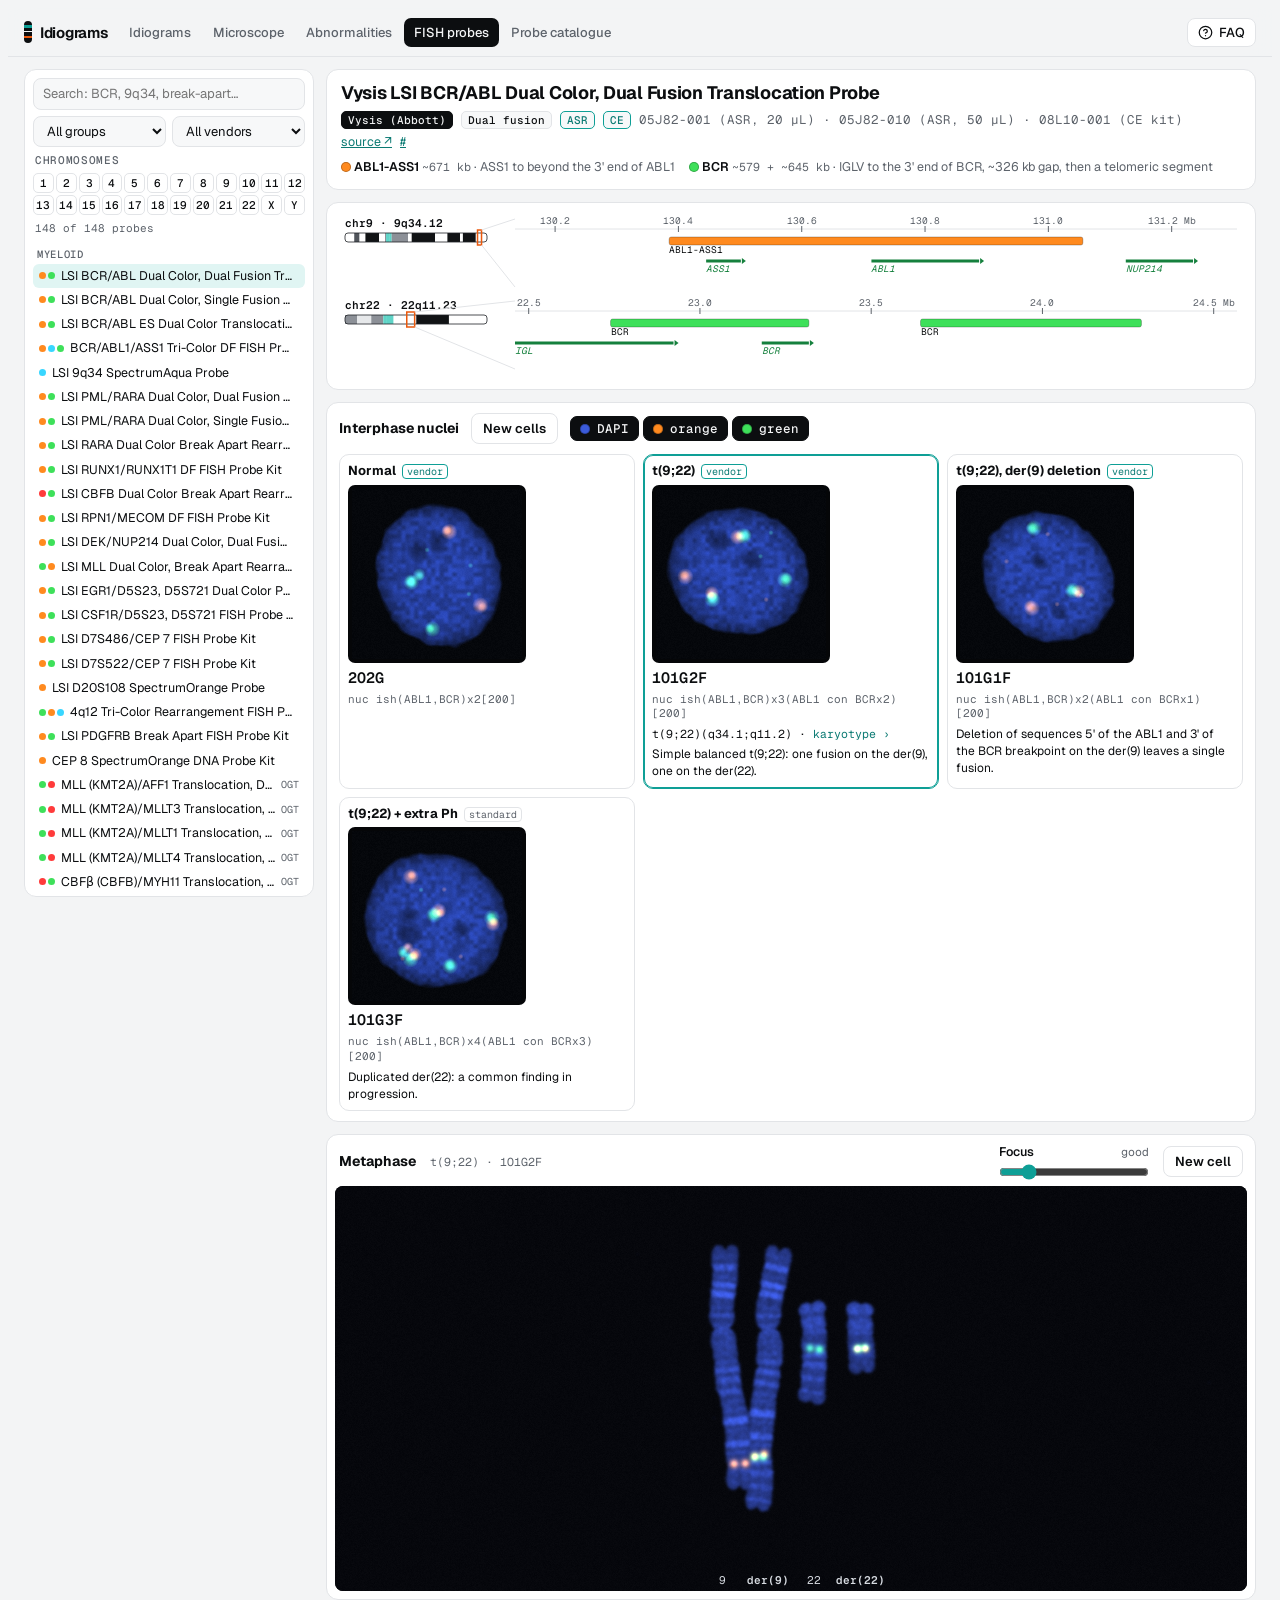
<file: fish.html>
<!doctype html>
<html lang="en">
<head>
<meta charset="utf-8">
<meta name="viewport" content="width=device-width, initial-scale=1, viewport-fit=cover">
<title>FISH probes</title>
<link rel="preconnect" href="https://fonts.googleapis.com">
<link rel="preconnect" href="https://fonts.gstatic.com" crossorigin>
<link rel="stylesheet" href="https://fonts.googleapis.com/css2?family=Geist:wght@400;500;600;700&family=Geist+Mono:wght@400;500&display=swap">
</head>
<body>

<style>/* Shared by every page. Palette: graphite neutrals, turquoise primary, orange for highlights.
   Layout: one thin app bar with the tool tabs and the FAQ button, then the tool itself. */
:root{
  --bg:#f3f4f5; --surface:#ffffff; --surface-2:#f7f8f9; --fg:#0c0e10; --muted:#5d636b; --line:#e2e4e7;
  --turq:#0e9f96; --turq-ink:#0b7a73; --turq-soft:#e0f5f3; --on-turq:#ffffff;
  --orange:#ea580c; --orange-hover:#c2410c; --orange-soft:#fff1e8; --on-orange:#ffffff;
  --green:#15803d;
  --accent:var(--turq-ink); --accent-soft:var(--turq-soft); --hl:#f97316;
  --ink:#111315; --paper:#ffffff; --outline:#1f2226;
  --r25:#6a6f76; --r50:#b3b7bc; --r75:#dcdee1;
  --g25:#c9ccd0; --g50:#8c9097; --g75:#50545a;
  --acen:#5fd4c7; --gvar:#8c9097; --stalk:#e6e8ea;
  --f-body:"Geist",system-ui,-apple-system,"Segoe UI",sans-serif;
  --f-mono:"Geist Mono",ui-monospace,"SFMono-Regular",Menlo,monospace;
  --sig-O:#ff8a1f; --sig-G:#3ee05a; --sig-R:#ff3b3b; --sig-A:#38d6ff; --sig-Y:#ffd23f; --sig-B:#5b7cff;
}
@media (prefers-color-scheme: dark){ :root:not([data-theme="light"]){
  --bg:#0a0b0c; --surface:#131517; --surface-2:#1a1d20; --fg:#f2f3f4; --muted:#9aa0a7; --line:#272a2e;
  --turq:#2dd4bf; --turq-ink:#2dd4bf; --turq-soft:#0f2e2b; --on-turq:#04201d;
  --orange:#fb8a3c; --orange-hover:#fdba74; --orange-soft:#2e1a0c; --on-orange:#1b0e05;
  --green:#4ade80; --hl:#fb923c;
  --ink:#0f1112; --paper:#eceef0; --outline:#c9cdd1;
  --r25:#5b6067; --r50:#a3a8ae; --r75:#c9cdd1;
  --g25:#b6babf; --g50:#7c8187; --g75:#45494e;
  --acen:#2cc4b3; --gvar:#7c8187; --stalk:#d9dcdf; color-scheme:dark;
}}
:root[data-theme="dark"]{
  --bg:#0a0b0c; --surface:#131517; --surface-2:#1a1d20; --fg:#f2f3f4; --muted:#9aa0a7; --line:#272a2e;
  --turq:#2dd4bf; --turq-ink:#2dd4bf; --turq-soft:#0f2e2b; --on-turq:#04201d;
  --orange:#fb8a3c; --orange-hover:#fdba74; --orange-soft:#2e1a0c; --on-orange:#1b0e05;
  --green:#4ade80; --hl:#fb923c;
  --ink:#0f1112; --paper:#eceef0; --outline:#c9cdd1;
  --r25:#5b6067; --r50:#a3a8ae; --r75:#c9cdd1;
  --g25:#b6babf; --g50:#7c8187; --g75:#45494e;
  --acen:#2cc4b3; --gvar:#7c8187; --stalk:#d9dcdf; color-scheme:dark;
}
*{box-sizing:border-box}
[hidden]{display:none!important}
html{-webkit-text-size-adjust:100%}
body{background:var(--bg);color:var(--fg);font-family:var(--f-body);font-size:14px;line-height:1.5;-webkit-font-smoothing:antialiased}
a{color:var(--accent)}
button,input,select{font:inherit;color:inherit}
/* ---------- app bar ---------- */
.appbar{position:sticky;top:0;z-index:30;background:color-mix(in srgb,var(--bg) 86%,transparent);backdrop-filter:saturate(1.4) blur(12px);-webkit-backdrop-filter:saturate(1.4) blur(12px);border-bottom:1px solid var(--line)}
.appbar-in{max-width:1320px;margin:0 auto;padding:0 16px;height:48px;display:flex;align-items:center;gap:12px}
.brand{display:flex;align-items:center;gap:8px;font:650 15px var(--f-body);letter-spacing:-.02em;color:var(--fg);text-decoration:none;white-space:nowrap;flex:none}
.brand-mark{width:8px;height:22px;border-radius:4px;flex:none;background:linear-gradient(var(--fg) 0 20%,var(--turq) 20% 32%,var(--fg) 32% 46%,var(--bg) 46% 52%,var(--fg) 52% 66%,var(--orange) 66% 76%,var(--fg) 76%)}
.tabs{display:flex;gap:2px;overflow-x:auto;scrollbar-width:none;flex:1 1 auto;min-width:0}
.tabs::-webkit-scrollbar{display:none}
.tabs a{display:inline-flex;align-items:center;font:500 13px var(--f-body);color:var(--muted);text-decoration:none;padding:6px 10px;border-radius:7px;white-space:nowrap}
.tabs a:hover{color:var(--fg);background:var(--surface-2)}
.tabs a[aria-current="page"]{background:var(--fg);color:var(--bg)}
.faq-btn{flex:none;display:inline-flex;align-items:center;gap:6px;font:500 13px var(--f-body);border:1px solid var(--line);background:var(--surface);border-radius:8px;padding:5px 10px;cursor:pointer}
.faq-btn:hover{border-color:var(--muted)}
.tabs .sm{display:none}
@media (max-width:620px){.brand-name{display:none}.faq-btn span{display:none}.tabs .lg{display:none}.tabs .sm{display:inline}.tabs a{padding:6px 8px}}
/* ---------- page frame ---------- */
.page{max-width:1320px;margin:0 auto;padding:12px 16px 32px;display:flex;flex-direction:column;gap:12px}
.card{background:var(--surface);border:1px solid var(--line);border-radius:12px}
.bar{display:flex;flex-wrap:wrap;align-items:center;gap:8px 14px;padding:8px 12px}
.lab{font:500 11px var(--f-mono);letter-spacing:.06em;text-transform:uppercase;color:var(--muted)}
.grp{display:flex;align-items:center;gap:6px;flex-wrap:wrap}
.muted{color:var(--muted)}
.mono{font-family:var(--f-mono)}
/* ---------- controls ---------- */
.seg{display:inline-flex;border:1px solid var(--line);border-radius:8px;padding:2px;background:var(--surface-2);gap:2px;flex-wrap:wrap}
.seg button{border:0;background:transparent;color:var(--muted);padding:4px 10px;border-radius:6px;cursor:pointer;font-size:13px;font-weight:500}
.seg button:hover{color:var(--fg)}
.seg button[aria-pressed="true"]{background:var(--turq);color:var(--on-turq)}
.chip{font:500 12.5px var(--f-mono);padding:3px 9px;border-radius:7px;border:1px solid var(--line);background:var(--surface);cursor:pointer}
.chip:hover{border-color:var(--muted)}
.chip[aria-pressed="true"]{background:var(--fg);border-color:var(--fg);color:var(--bg)}
.btn{font-weight:600;font-size:13px;border:0;background:var(--turq);color:var(--on-turq);padding:6px 12px;border-radius:8px;cursor:pointer}
.btn:hover{filter:brightness(1.07)}
.btn:disabled{opacity:.45;cursor:not-allowed;filter:none}
.btn-sec{font-weight:600;font-size:13px;border:1px solid var(--line);background:var(--surface);padding:5px 11px;border-radius:8px;cursor:pointer}
.btn-sec:hover{border-color:var(--muted)}
.toggle{display:inline-flex;align-items:center;gap:6px;font-size:13px;cursor:pointer;user-select:none}
.toggle input{accent-color:var(--turq);width:15px;height:15px;margin:0}
input[type=range]{accent-color:var(--turq);width:100%;margin:0}
input[type=text],input[type=search],select{border:1px solid var(--line);border-radius:8px;background:var(--surface-2);padding:5px 9px;font-size:13px}
input[type=text]:focus,input[type=search]:focus,select:focus{outline:2px solid var(--turq);outline-offset:0}
.seg button:focus-visible,.chip:focus-visible,.btn:focus-visible,.btn-sec:focus-visible,.tabs a:focus-visible,.toggle input:focus-visible,.faq-btn:focus-visible,[tabindex]:focus-visible{outline:2px solid var(--orange);outline-offset:2px}
.slider{display:grid;grid-template-columns:1fr auto;gap:2px 8px;align-items:baseline}
.slider label{font-size:12.5px;font-weight:550;white-space:nowrap}
.slider output{font:11.5px var(--f-mono);color:var(--muted);white-space:nowrap}
.slider input{grid-column:1/-1}
.swatch{display:inline-block;width:12px;height:12px;border:1px solid var(--outline);vertical-align:-2px;margin-right:5px;border-radius:2px}
.sw-gvar{background:repeating-linear-gradient(45deg,var(--gvar) 0 2px,var(--paper) 2px 5px)}
.dot{display:inline-block;width:10px;height:10px;border-radius:50%;vertical-align:-1px;margin-right:3px;box-shadow:0 0 0 1px rgba(0,0,0,.25) inset}
/* ---------- FAQ dialog ---------- */
dialog.faq{width:min(820px,calc(100vw - 24px));max-height:calc(100vh - 48px);border:1px solid var(--line);border-radius:14px;padding:0;background:var(--surface);color:var(--fg)}
dialog.faq::backdrop{background:rgba(0,0,0,.45)}
.faq-head{position:sticky;top:0;display:flex;align-items:center;justify-content:space-between;gap:12px;padding:12px 18px;border-bottom:1px solid var(--line);background:var(--surface)}
.faq-head h2{margin:0;font-size:16px}
.faq-body{padding:6px 18px 18px;font-size:13.5px}
.faq-body details{border-bottom:1px solid var(--line);padding:8px 0}
.faq-body summary{cursor:pointer;font-weight:600;font-size:14px}
.faq-body ul{margin:8px 0 2px;padding-left:18px;display:flex;flex-direction:column;gap:6px}
.faq-body li::marker{color:var(--turq)}
.faq-body p{margin:8px 0}

.fish{display:grid;grid-template-columns:290px minmax(0,1fr);gap:12px;align-items:start}
@media (max-width:900px){.fish{grid-template-columns:minmax(0,1fr)}}
.side{padding:8px;display:flex;flex-direction:column;gap:6px;position:sticky;top:60px;max-height:calc(100vh - 72px)}
@media (max-width:900px){.side{position:static;max-height:none}}
.side input[type=search]{width:100%}
.filters{display:grid;grid-template-columns:1fr 1fr;gap:6px}
.filters select{width:100%;min-width:0}
.chrs{display:grid;grid-template-columns:repeat(12,1fr);gap:2px}
.chrs .chip{padding:2px 0;font-size:11px;text-align:center;border-radius:5px}
.chrhead{display:flex;justify-content:space-between;align-items:center;padding:0 2px}
.chrhead button{border:0;background:none;color:var(--accent);font-size:11.5px;cursor:pointer;padding:0}
.count{font:11px var(--f-mono);color:var(--muted);padding:0 2px}
.list{overflow-y:auto;flex:1;min-height:0;margin:0 -4px;padding:0 4px}
@media (max-width:900px){.list{max-height:240px}}
.list h4{position:sticky;top:0;background:var(--surface);margin:0;padding:6px 4px 3px;font:500 10.5px var(--f-mono);letter-spacing:.06em;text-transform:uppercase;color:var(--muted);z-index:1}
.pr{display:flex;align-items:center;gap:6px;width:100%;text-align:left;border:0;background:none;padding:4px 6px;border-radius:6px;cursor:pointer;font-size:12.5px;line-height:1.3}
.pr:hover{background:var(--surface-2)}
.pr[aria-current="true"]{background:var(--turq-soft);color:var(--fg)}
.pr .nm{flex:1;min-width:0;overflow:hidden;text-overflow:ellipsis;white-space:nowrap}
.pr .dots{flex:none;display:flex;gap:2px}
.pr .dots i{width:7px;height:7px;border-radius:50%;display:block}
.pr .vd{flex:none;font:10px var(--f-mono);color:var(--muted)}
.mainc{display:flex;flex-direction:column;gap:12px;min-width:0}
.head{padding:12px 14px;display:flex;flex-direction:column;gap:6px}
.head h2{margin:0;font-size:18px;letter-spacing:-.015em;line-height:1.25}
.meta{display:flex;flex-wrap:wrap;gap:4px 8px;align-items:center;font-size:12.5px;color:var(--muted)}
.badge{display:inline-block;font:500 11px var(--f-mono);padding:1px 6px;border-radius:5px;border:1px solid var(--line);color:var(--fg);background:var(--surface-2)}
.badge.st{border-color:var(--turq);color:var(--turq-ink)}
.badge.ven{background:var(--fg);border-color:var(--fg);color:var(--bg)}
.note{font-size:12.5px;margin:0;color:var(--fg)}
.comps{display:flex;flex-wrap:wrap;gap:4px 14px;font-size:12.5px}
.comps span b{font-weight:600}
.comps .sz{color:var(--muted);font-family:var(--f-mono);font-size:11.5px}
.map{padding:8px 10px;overflow-x:auto}
.map svg{display:block}
.map text{font-family:var(--f-mono)}
.pats{padding:10px 12px;display:flex;flex-direction:column;gap:10px}
.phead{display:flex;flex-wrap:wrap;align-items:center;gap:6px 12px}
.phead h3{margin:0;font-size:14px}
.chans{display:flex;gap:4px;flex-wrap:wrap}
.chans .chip{display:inline-flex;align-items:center;gap:4px}
.grid{display:grid;grid-template-columns:repeat(auto-fill,minmax(232px,1fr));gap:8px}
.pat{border:1px solid var(--line);border-radius:10px;padding:8px;display:flex;flex-direction:column;gap:5px;background:var(--surface);cursor:pointer;text-align:left}
.pat:hover{border-color:var(--muted)}
.pat[aria-pressed="true"]{border-color:var(--turq);box-shadow:0 0 0 1px var(--turq) inset}
.pat .t{display:flex;justify-content:space-between;gap:6px;align-items:baseline}
.pat .t b{font-size:13px;line-height:1.25}
.src{flex:none;font:10px var(--f-mono);color:var(--muted);border:1px solid var(--line);border-radius:4px;padding:0 4px}
.src.v{color:var(--turq-ink);border-color:var(--turq)}
.cells{display:flex;gap:4px;justify-content:center;background:#050608;border-radius:7px;padding:4px;line-height:0}
.cells figure{margin:0;position:relative}
.cells figcaption{position:absolute;left:4px;top:3px;font:10px var(--f-mono);color:#9aa0a7;line-height:1}
.code{font:600 15px var(--f-mono);letter-spacing:.01em}
.iscn{font:11px var(--f-mono);color:var(--muted);word-break:break-word;line-height:1.35}
.pn{font-size:12px;color:var(--fg);line-height:1.4}
.ka{font:11.5px var(--f-mono)}
.ka a{text-decoration:none}
.meta-fish{padding:8px;display:flex;flex-direction:column;gap:6px}
.fieldx{border-radius:8px;overflow-x:auto;background:#050608;line-height:0}
.fieldx canvas{display:block}
.mctl{display:flex;flex-wrap:wrap;align-items:center;gap:8px 14px;padding:0 4px}
.mctl .slider{width:150px}
.cap{font:11.5px var(--f-mono);color:var(--muted)}
.empty{color:var(--muted);font-size:13px;padding:10px}
</style>
<nav class="appbar" aria-label="Site"><div class="appbar-in"><a class="brand" href="index.html?v=a4e49a20"><span class="brand-mark" aria-hidden="true"></span><span class="brand-name">Idiograms</span></a><div class="tabs"><a href="index.html?v=a4e49a20" data-chr-link><span class="lg">Idiograms</span><span class="sm">Ideo</span></a><a href="simulator.html?v=a4e49a20" data-chr-link><span class="lg">Microscope</span><span class="sm">Scope</span></a><a href="abnormalities.html?v=a4e49a20" data-chr-link><span class="lg">Abnormalities</span><span class="sm">Abn</span></a><a href="fish.html?v=a4e49a20" data-chr-link aria-current="page"><span class="lg">FISH probes</span><span class="sm">FISH</span></a><a href="catalogue.html?v=a4e49a20" data-chr-link><span class="lg">Probe catalogue</span><span class="sm">Catalogue</span></a></div><button class="faq-btn" id="faqBtn" type="button" aria-haspopup="dialog"><svg viewBox="0 0 24 24" width="15" height="15" fill="none" stroke="currentColor" stroke-width="2" stroke-linecap="round" stroke-linejoin="round" aria-hidden="true"><circle cx="12" cy="12" r="10"/><path d="M9.09 9a3 3 0 0 1 5.83 1c0 2-3 3-3 3"/><path d="M12 17h.01"/></svg><span>FAQ</span></button></div></nav>
<main class="page">
  <div class="fish">
    <aside class="card side" aria-label="Probes">
      <input type="search" id="q" placeholder="Search: BCR, 9q34, break-apart…" aria-label="Search probes" autocomplete="off" spellcheck="false">
      <div class="filters">
        <select id="fGroup" aria-label="Group"><option value="">All groups</option></select>
        <select id="fVendor" aria-label="Vendor"><option value="">All vendors</option></select>
      </div>
      <div class="chrhead"><span class="lab" title="Show probes that target every selected chromosome">Chromosomes</span><button id="chrClear" hidden>clear</button></div>
      <div class="chrs" id="chrs" role="group" aria-label="Chromosomes the probe must target"></div>
      <div class="count" id="count"></div>
      <nav class="list" id="list" aria-label="Probe list"></nav>
    </aside>
    <div class="mainc">
      <section class="card head" id="head" aria-live="polite"></section>
      <section class="card map" id="map" aria-label="Probe map"></section>
      <section class="card pats" aria-label="Interphase signal patterns">
        <div class="phead"><h3>Interphase nuclei</h3><button class="btn-sec" id="newCells">New cells</button><div class="chans" id="chans" role="group" aria-label="Channels"></div></div>
        <div class="grid" id="grid"></div>
      </section>
      <section class="card meta-fish" aria-label="Metaphase FISH">
        <div class="mctl"><h3 style="margin:0;font-size:14px">Metaphase</h3><span class="cap" id="mcap"></span><span style="flex:1"></span>
          <div class="seg" role="group" aria-label="Probe set" id="setSeg"></div>
          <div class="slider"><label for="mFocus">Focus</label><output id="mFocusOut"></output><input type="range" id="mFocus" min="0" max="3" step="0.1" value="0.5"></div>
          <button class="btn-sec" id="mNew">New cell</button></div>
        <div class="fieldx" id="mBox"><canvas id="mcv" role="img" aria-label="Simulated metaphase FISH"></canvas></div>
      </section>
    </div>
  </div>
</main>
<dialog class="faq" id="faq" aria-labelledby="faqTitle">
  <div class="faq-head"><h2 id="faqTitle">FAQ, sources and limits</h2><button class="btn-sec" id="faqClose" type="button">Close</button></div>
  <div class="faq-body">
    <details open><summary>Where do the bands come from, and are they accurate?</summary>
      <ul>
        <li>Band names, ISCN lengths, stain grades and GRCh38 coordinates are NCBI's human ideogram tables (400, 550 and GRCh38 ~700 bands), as repackaged in ideogram.js 1.53.0.</li>
        <li>The ~700 level matches the UCSC hg38 cytoband table exactly: all 862 band names, boundaries and stain grades. The 400 level matches NCBI's file byte for byte. The 550 level matches too, except 21 sub-bands in seven places (7q11.2, 8q11.2, 11p11.1, 12q24.3, 18p11.3, Xp11.2, Yq11.2) where NCBI's file leaves gaps; those were stretched to fill their parent band. Every 400/550 boundary falls on a ~700 boundary.</li>
        <li>UCSC and NCBI share one source, so this proves faithful copying, not that the bands are right. Cytogenetic band positions in GRCh38 come from FISH mapping and are typically good to about 1-2 Mb.</li>
        <li>The finest level is the GRCh38 idiogram, which ISCN 2024 (section 2.4) says best fits the 700-band level. GRCh38 is more detailed than ISCN at 6p24 and 9q34; ISCN 850 is more detailed at 1q32, 2p21, 5q13.2, 6p22.3 and 6q21. ISCN 300- and 850-band idiograms are not drawn (not in the source data).</li>
        <li>Sub-bands such as 9q34.12 exist only in GRCh38; a karyotype uses the band level actually resolved, e.g. t(9;22)(q34;q11.2).</li>
      </ul>
    </details>
    <details><summary>Idiograms: how are they drawn?</summary>
      <ul>
        <li>The R pattern is the reciprocal of NCBI's G-stain grades, as ISCN treats R-banded idiograms. Intermediate greys are inverted G grades, not measured RHG intensities; every G-negative band has the same value in the source, so differences between R-positive bands (e.g. strongly staining T-bands) are not shown.</li>
        <li>Variable heterochromatin (1q12, 9q12, 16q11.2, Yq12, acrocentric p11.2/p13) and stalks are hatched, not inverted: ISCN 2024 (2.2.2) describes them as variable in size and staining with every method.</li>
        <li>The karyogram uses one scale for all chromosomes. Detail views are drawn tall enough for their labels, so they are not to scale with each other.</li>
        <li>Landmark genes (74) use Ensembl release 110 GRCh38 coordinates, placed by interpolation within their band. They are orientation marks. IGH is marked at IGHM.</li>
      </ul>
    </details>
    <details><summary>Microscope: what is modelled, and what is guessed?</summary>
      <ul>
        <li>It is a model, not a photograph. Bands start from the GRCh38 idiogram. Condensation is simulated by smoothing the band profile, so neighbouring sub-bands merge as they do on real slides.</li>
        <li>R-banding: R-positive bands get a random ±12% intensity change; real differences between R-positive bands are not in the data. Terminal R bands are drawn slightly darker (R-banded ends are "almost always positive").</li>
        <li>G-banding uses NCBI's G grades directly. Heterochromatin "Typical" draws 1q12 and 16q11.2 dark and 9q12 pale in G-banding, and all blocks pale in R-banding. These tones are inferences, not measured values; Pale and Dark let you change them.</li>
        <li>Chromosomes are two sister chromatids with a primary constriction, uneven widths, fuzzy fibrous edges, slightly oblique band boundaries, splayed ends and occasional twists. Stalks are thinner and paler with small satellites; their length and the heterochromatin blocks vary between homologues, as they do in people. Acrocentric short arms are drawn at about half their idiogram length (a judgement, not a measurement).</li>
        <li>Optics: Beer-Lambert absorbance for Giemsa colour, a grey camera mode, focus blur, a faint phase halo, slight colour fringing, uneven illumination, stain gradients, cytoplasm remnants, interphase nuclei at the edge of the field (the Field slider), debris and grain. These are cosmetic.</li>
        <li>While a slider moves, the image is drawn at reduced resolution; it is redrawn sharp when you let go.</li>
        <li>Small chromosomes are enlarged in the one-chromosome view; the caption gives the magnification relative to chromosome 1. The karyogram keeps one scale.</li>
      </ul>
    </details>
    <details><summary>Abnormalities: rules and limits</summary>
      <ul>
        <li>A breakpoint sits in the middle of the band you pick: ISCN places a break "in" a band without saying where.</li>
        <li>You can type any band or sub-band from the 400, 550 or ~700 idiogram, or a parent band such as 22q11.2. p10 and q10 are the centromere.</li>
        <li>Ordering follows ISCN 2024 section 4.3: normal sex chromosomes first (an abnormal X or Y is left out of the sex complement), then sex-chromosome abnormalities, then autosomes in numerical order, numerical before structural. Sex-chromosome gains and losses are written constitutionally (47,XXY; 45,X).</li>
        <li>Supported: t, der(…)t, del, dup, inv, i, r, add, gains and losses, and a cell count in brackets. Not supported: insertions, dicentrics, markers, three-way translocations, inverted duplications and mosaics.</li>
        <li>Derivatives keep the banding of the chromosome each piece came from; the coloured strip shows which.</li>
      </ul>
    </details>
    <details><summary>FISH probes: where do the designs come from?</summary>
      <ul>
        <li>Vysis (Abbott) designs come from Abbott's own pages: the per-product hybridisation text and probe tables on molecular.abbott (chromosome search, chromosomes 2-12, X, Y), the probe-map images (sizes, gaps, flanking markers), the Vysis CLL FISH Probe Kit package insert (30-608712/R4) and the 2019 US ordering list. Pages for chromosomes 1 and 13-22 have been removed from Abbott's site; for those probes the layout comes from the probe maps, which Abbott still serves.</li>
        <li>CytoCell and MetaSystems probes are included only for haematology targets Vysis does not sell (KMT2A partner fusions, CBFB::MYH11, MECOM, RUNX1, TCF3, CRLF2, P2RY8, JAK2, NUP98, PAX5, ABL1/ABL2, IGK, IGL, TCL1, TRB, TLX1, TLX3, IGH::CCND3, IGH::MAFB). Their layout is from each product page. MetaSystems pages give no probe sizes, so those positions are illustrative.</li>
        <li>Probe positions are approximate: each probe is placed on GRCh38 from the genes and sizes on the vendor map (Ensembl canonical transcripts). They show where a probe lies; use the vendor's map for exact clones.</li>
        <li>Signal patterns are derived: the page applies the rearrangement to a diploid cell and reads which probe segments end up together. A build check compares each derived pattern with its expected signal code: the manufacturer's own code for patterns marked "vendor", the textbook code for that design for patterns marked "standard". All of them agree.</li>
        <li>Interphase nuclei put each signal at a random position. About one signal in seven is drawn as a split doublet (a replicated G2 signal) and a few faint non-specific speckles are added: the usual scoring pitfalls. "New cells" draws other nuclei.</li>
        <li>The metaphase view uses the microscope model in fluorescence: DAPI-stained chromosomes (DAPI bands follow the G pattern) with each signal on both sister chromatids. It shows the probed chromosomes, every abnormal chromosome and any chromosome carrying a signal. Amplicons are drawn as double minutes; in tumours they are often intrachromosomal (HSR) instead.</li>
        <li>A fragment smaller than ~40 kb, or under 12% of its probe, is treated as invisible. Different probes closer than 1.8 Mb read as one fused signal. These thresholds are approximations.</li>
        <li>The ISCN nuc ish strings follow the ISCN conventions for interphase FISH (counts, "con", "sep", "amp"). They were written before the ISCN 2024 text could be checked; treat them as a starting point.</li>
        <li>Not for diagnostic use. Vysis, CytoCell, ZytoLight, MetaSystems, Kreatech and Empire Genomics are trademarks of their owners; this site is not affiliated with any of them. Always follow the package insert of the kit you use.</li>
      </ul>
    </details>
    <details><summary>Probe catalogue: what is in it?</summary>
      <ul>
        <li>Human FISH probes listed on vendor websites in October 2026: Vysis (Abbott ordering list 2019 and current chromosome pages), CytoCell (OGT product search, including myProbes custom designs), ZytoVision, MetaSystems, Leica (Kreatech) and Empire Genomics.</li>
        <li>Leica and Empire Genomics publish product URLs rather than structured names; those names were rebuilt from the URL and are marked. Availability differs between countries.</li>
        <li>Rows with a "FISH" link open the same probe on the FISH page.</li>
      </ul>
    </details>
    <details><summary>Using the site</summary>
      <ul>
        <li>Add #chr9 (or #chrX…) to a page address to open that chromosome; the FISH page accepts #probe-id. The chromosome you last opened is remembered across tabs.</li>
        <li>Everything runs in the browser and works offline once loaded.</li>
      </ul>
    </details>
  </div>
</dialog>

<script>
// Shared by every page: FAQ dialog, remembered chromosome, small helpers.
const SITE = (() => {
  const faq = document.getElementById("faq");
  document.getElementById("faqBtn").addEventListener("click", () => faq.showModal());
  document.getElementById("faqClose").addEventListener("click", () => faq.close());
  faq.addEventListener("click", e => { if (e.target === faq) faq.close(); });
  const store = {
    get(k, d) { try { const v = localStorage.getItem("idiograms:" + k); return v === null ? d : JSON.parse(v); } catch (e) { return d; } },
    set(k, v) { try { localStorage.setItem("idiograms:" + k, JSON.stringify(v)); } catch (e) {} },
  };
  const ORDER = ["1","2","3","4","5","6","7","8","9","10","11","12","13","14","15","16","17","18","19","20","21","22","X","Y"];
  // chromosome from #chrN, else the one last opened on any page
  function initialChr(fallback) {
    const h = (location.hash || "").replace(/^#chr/i, "").toUpperCase();
    if (ORDER.includes(h)) return h;
    const s = store.get("chr", null);
    return ORDER.includes(s) ? s : fallback;
  }
  function rememberChr(c) { store.set("chr", c); try { history.replaceState(null, "", "#chr" + c); } catch (e) {} }
  // keep the remembered chromosome on links between tools
  document.querySelectorAll(".tabs a[data-chr-link]").forEach(a => a.addEventListener("click", () => {
    const c = store.get("chr", null); if (ORDER.includes(c) && !a.href.includes("#")) a.href += "#chr" + c;
  }));
  return { store, ORDER, initialChr, rememberChr };
})();

const DATA = {"1":{"400":[["p36.3",0,451,1,7100000,"gneg"],["p36.2",451,682,7100001,15900000,"gpos100"],["p36.1",682,1259,15900001,27600000,"gneg"],["p35",1259,1583,27600001,34300000,"gpos100"],["p34.3",1583,1779,34300001,39600000,"gneg"],["p34.2",1779,1999,39600001,43700000,"gpos25"],["p34.1",1999,2184,43700001,46300000,"gneg"],["p33",2184,2519,46300001,50200000,"gpos75"],["p32",2519,3050,50200001,60800000,"gneg"],["p31",3050,4598,60800001,84400000,"gpos100"],["p22",4598,5430,84400001,94300000,"gneg"],["p21",5430,6274,94300001,106700000,"gpos100"],["p13",6274,7094,106700001,117200000,"gneg"],["p12",7094,7279,117200001,120400000,"gpos50"],["p11",7279,7394,120400001,123400000,"acen"],["q11",7394,7554,123400001,125100000,"acen"],["q12",7554,8672,125100001,143200000,"gvar"],["q21",8672,9350,143200001,155100000,"gneg"],["q22",9350,9685,155100001,156600000,"gpos50"],["q23",9685,10160,156600001,165500000,"gneg"],["q24",10160,10565,165500001,173000000,"gpos100"],["q25",10565,11005,173000001,185800000,"gneg"],["q31",11005,12207,185800001,198700000,"gpos100"],["q32",12207,13272,198700001,214400000,"gneg"],["q41",13272,13920,214400001,223900000,"gpos100"],["q42",13920,14406,223900001,236400000,"gneg"],["q43",14406,14776,236400001,243500000,"gpos75"],["q44",14776,15100,243500001,248956422,"gneg"]],"550":[["p36.3",0,451,1,7100000,"gneg"],["p36.2",451,682,7100001,15900000,"gpos100"],["p36.1",682,1259,15900001,27600000,"gneg"],["p35",1259,1583,27600001,34300000,"gpos100"],["p34.3",1583,1779,34300001,39600000,"gneg"],["p34.2",1779,1999,39600001,43700000,"gpos25"],["p34.1",1999,2184,43700001,46300000,"gneg"],["p33",2184,2519,46300001,50200000,"gpos75"],["p32.3",2519,2723,50200001,55600000,"gneg"],["p32.2",2723,2825,55600001,58500000,"gpos50"],["p32.1",2825,3050,58500001,60800000,"gneg"],["p31.3",3050,3387,60800001,68500000,"gpos50"],["p31.2",3387,3705,68500001,69300000,"gneg"],["p31.1",3705,4598,69300001,84400000,"gpos100"],["p22.3",4598,4933,84400001,87900000,"gneg"],["p22.2",4933,5148,87900001,91500000,"gpos75"],["p22.1",5148,5430,91500001,94300000,"gneg"],["p21",5430,6274,94300001,106700000,"gpos100"],["p13.3",6274,6560,106700001,111200000,"gneg"],["p13.2",6560,6827,111200001,115500000,"gpos50"],["p13.1",6827,7094,115500001,117200000,"gneg"],["p12",7094,7279,117200001,120400000,"gpos50"],["p11",7279,7394,120400001,123400000,"acen"],["q11",7394,7554,123400001,125100000,"acen"],["q12",7554,8672,125100001,143200000,"gvar"],["q21.1",8672,8915,143200001,147500000,"gneg"],["q21.2",8915,9094,147500001,150600000,"gpos50"],["q21.3",9094,9350,150600001,155100000,"gneg"],["q22",9350,9685,155100001,156600000,"gpos50"],["q23",9685,10160,156600001,165500000,"gneg"],["q24",10160,10565,165500001,173000000,"gpos100"],["q25",10565,11005,173000001,185800000,"gneg"],["q31",11005,12207,185800001,198700000,"gpos100"],["q32.1",12207,12757,198700001,207100000,"gneg"],["q32.2",12757,12988,207100001,211300000,"gpos25"],["q32.3",12988,13272,211300001,214400000,"gneg"],["q41",13272,13920,214400001,223900000,"gpos100"],["q42.1",13920,14212,223900001,230500000,"gneg"],["q42.2",14212,14296,230500001,234600000,"gpos50"],["q42.3",14296,14406,234600001,236400000,"gneg"],["q43",14406,14776,236400001,243500000,"gpos75"],["q44",14776,15100,243500001,248956422,"gneg"]],"850":[["p36.33",0,100,1,2300000,"gneg"],["p36.32",100,244,2300001,5300000,"gpos25"],["p36.31",244,344,5300001,7100000,"gneg"],["p36.23",344,459,7100001,9100000,"gpos25"],["p36.22",459,660,9100001,12500000,"gneg"],["p36.21",660,861,12500001,15900000,"gpos50"],["p36.13",861,1206,15900001,20100000,"gneg"],["p36.12",1206,1321,20100001,23600000,"gpos25"],["p36.11",1321,1521,23600001,27600000,"gneg"],["p35.3",1521,1651,27600001,29900000,"gpos25"],["p35.2",1651,1780,29900001,32300000,"gneg"],["p35.1",1780,1895,32300001,34300000,"gpos25"],["p34.3",1895,2210,34300001,39600000,"gneg"],["p34.2",2210,2411,39600001,43700000,"gpos25"],["p34.1",2411,2770,43700001,46300000,"gneg"],["p33",2770,2986,46300001,50200000,"gpos75"],["p32.3",2986,3273,50200001,55600000,"gneg"],["p32.2",3273,3416,55600001,58500000,"gpos50"],["p32.1",3416,3732,58500001,60800000,"gneg"],["p31.3",3732,3976,60800001,68500000,"gpos50"],["p31.2",3976,4206,68500001,69300000,"gneg"],["p31.1",4206,4852,69300001,84400000,"gpos100"],["p22.3",4852,5210,84400001,87900000,"gneg"],["p22.2",5210,5440,87900001,91500000,"gpos75"],["p22.1",5440,5741,91500001,94300000,"gneg"],["p21.3",5741,5957,94300001,99300000,"gpos75"],["p21.2",5957,6029,99300001,101800000,"gneg"],["p21.1",6029,6244,101800001,106700000,"gpos100"],["p13.3",6244,6459,106700001,111200000,"gneg"],["p13.2",6459,6660,111200001,115500000,"gpos50"],["p13.1",6660,6861,115500001,117200000,"gneg"],["p12",6861,7048,117200001,120400000,"gpos50"],["p11.2",7048,7119,120400001,121700000,"gneg"],["p11.1",7119,7335,121700001,123400000,"acen"],["q11",7335,7579,123400001,125100000,"acen"],["q12",7579,8483,125100001,143200000,"gvar"],["q21.1",8483,8756,143200001,147500000,"gneg"],["q21.2",8756,8957,147500001,150600000,"gpos50"],["q21.3",8957,9244,150600001,155100000,"gneg"],["q22",9244,9459,155100001,156600000,"gpos50"],["q23.1",9459,9832,156600001,159100000,"gneg"],["q23.2",9832,10048,159100001,160500000,"gpos50"],["q23.3",10048,10349,160500001,165500000,"gneg"],["q24.1",10349,10507,165500001,167200000,"gpos50"],["q24.2",10507,10679,167200001,170900000,"gneg"],["q24.3",10679,10894,170900001,173000000,"gpos75"],["q25.1",10894,11009,173000001,176100000,"gneg"],["q25.2",11009,11196,176100001,180300000,"gpos50"],["q25.3",11196,11598,180300001,185800000,"gneg"],["q31.1",11598,11827,185800001,190800000,"gpos100"],["q31.2",11827,11942,190800001,193800000,"gneg"],["q31.3",11942,12172,193800001,198700000,"gpos100"],["q32.1",12172,12617,198700001,207100000,"gneg"],["q32.2",12617,12803,207100001,211300000,"gpos25"],["q32.3",12803,13033,211300001,214400000,"gneg"],["q41",13033,13320,214400001,223900000,"gpos100"],["q42.11",13320,13406,223900001,224400000,"gneg"],["q42.12",13406,13607,224400001,226800000,"gpos25"],["q42.13",13607,13966,226800001,230500000,"gneg"],["q42.2",13966,14153,230500001,234600000,"gpos50"],["q42.3",14153,14397,234600001,236400000,"gneg"],["q43",14397,14756,236400001,243500000,"gpos75"],["q44",14756,15100,243500001,248956422,"gneg"]]},"2":{"400":[["p25",0,475,1,12000000,"gneg"],["p24",475,931,12000001,23800000,"gpos100"],["p23",931,1558,23800001,31800000,"gneg"],["p22",1558,2145,31800001,41500000,"gpos100"],["p21",2145,2650,41500001,47500000,"gneg"],["p16",2650,3439,47500001,61000000,"gpos100"],["p15",3439,3682,61000001,63900000,"gneg"],["p14",3682,3976,63900001,68400000,"gpos50"],["p13",3976,4572,68400001,74800000,"gneg"],["p12",4572,5068,74800001,83100000,"gpos100"],["p11.2",5068,5534,83100001,91800000,"gneg"],["p11.1",5534,5665,91800001,93900000,"acen"],["q11.1",5665,5828,93900001,96000000,"acen"],["q11.2",5828,6181,96000001,102100000,"gneg"],["q12",6181,6602,102100001,108700000,"gpos100"],["q13",6602,6928,108700001,112200000,"gneg"],["q14.1",6928,7254,112200001,118100000,"gpos50"],["q14.2",7254,7336,118100001,121600000,"gneg"],["q14.3",7336,7662,121600001,129100000,"gpos50"],["q21",7662,8314,129100001,136100000,"gneg"],["q22",8314,9048,136100001,147900000,"gpos100"],["q23",9048,9374,147900001,154000000,"gneg"],["q24",9374,10202,154000001,168900000,"gpos100"],["q31",10202,10854,168900001,182100000,"gneg"],["q32",10854,11792,182100001,196600000,"gpos100"],["q33",11792,12362,196600001,208200000,"gneg"],["q34",12362,12811,208200001,214500000,"gpos100"],["q35",12811,13164,214500001,220700000,"gneg"],["q36",13164,13653,220700001,230100000,"gpos100"],["q37",13653,14400,230100001,242193529,"gneg"]],"550":[["p25.3",0,193,1,4400000,"gneg"],["p25.2",193,282,4400001,6900000,"gpos50"],["p25.1",282,475,6900001,12000000,"gneg"],["p24",475,931,12000001,23800000,"gpos100"],["p23",931,1558,23800001,31800000,"gneg"],["p22",1558,2145,31800001,41500000,"gpos100"],["p21",2145,2650,41500001,47500000,"gneg"],["p16",2650,3439,47500001,61000000,"gpos100"],["p15",3439,3682,61000001,63900000,"gneg"],["p14",3682,3976,63900001,68400000,"gpos50"],["p13",3976,4572,68400001,74800000,"gneg"],["p12",4572,5068,74800001,83100000,"gpos100"],["p11.2",5068,5534,83100001,91800000,"gneg"],["p11.1",5534,5665,91800001,93900000,"acen"],["q11.1",5665,5828,93900001,96000000,"acen"],["q11.2",5828,6181,96000001,102100000,"gneg"],["q12",6181,6602,102100001,108700000,"gpos100"],["q13",6602,6928,108700001,112200000,"gneg"],["q14.1",6928,7254,112200001,118100000,"gpos50"],["q14.2",7254,7336,118100001,121600000,"gneg"],["q14.3",7336,7662,121600001,129100000,"gpos50"],["q21.1",7662,7920,129100001,131700000,"gneg"],["q21.2",7920,8177,131700001,134300000,"gpos25"],["q21.3",8177,8314,134300001,136100000,"gneg"],["q22",8314,9048,136100001,147900000,"gpos100"],["q23",9048,9374,147900001,154000000,"gneg"],["q24.1",9374,9650,154000001,158900000,"gpos75"],["q24.2",9650,9868,158900001,162900000,"gneg"],["q24.3",9868,10202,162900001,168900000,"gpos75"],["q31",10202,10854,168900001,182100000,"gneg"],["q32.1",10854,11271,182100001,188500000,"gpos75"],["q32.2",11271,11427,188500001,191100000,"gneg"],["q32.3",11427,11792,191100001,196600000,"gpos75"],["q33",11792,12362,196600001,208200000,"gneg"],["q34",12362,12811,208200001,214500000,"gpos100"],["q35",12811,13164,214500001,220700000,"gneg"],["q36",13164,13653,220700001,230100000,"gpos100"],["q37.1",13653,13930,230100001,234700000,"gneg"],["q37.2",13930,14027,234700001,236400000,"gpos50"],["q37.3",14027,14400,236400001,242193529,"gneg"]],"850":[["p25.3",0,388,1,4400000,"gneg"],["p25.2",388,566,4400001,6900000,"gpos50"],["p25.1",566,954,6900001,12000000,"gneg"],["p24.3",954,1193,12000001,16500000,"gpos75"],["p24.2",1193,1312,16500001,19000000,"gneg"],["p24.1",1312,1565,19000001,23800000,"gpos75"],["p23.3",1565,1789,23800001,27700000,"gneg"],["p23.2",1789,1908,27700001,29800000,"gpos25"],["p23.1",1908,2027,29800001,31800000,"gneg"],["p22.3",2027,2296,31800001,36300000,"gpos75"],["p22.2",2296,2415,36300001,38300000,"gneg"],["p22.1",2415,2609,38300001,41500000,"gpos50"],["p21",2609,2966,41500001,47500000,"gneg"],["p16.3",2966,3220,47500001,52600000,"gpos100"],["p16.2",3220,3294,52600001,54700000,"gneg"],["p16.1",3294,3548,54700001,61000000,"gpos100"],["p15",3548,3757,61000001,63900000,"gneg"],["p14",3757,3935,63900001,68400000,"gpos50"],["p13.3",3935,4114,68400001,71300000,"gneg"],["p13.2",4114,4248,71300001,73300000,"gpos50"],["p13.1",4248,4353,73300001,74800000,"gneg"],["p12",4353,4860,74800001,83100000,"gpos100"],["p11.2",4860,5307,83100001,91800000,"gneg"],["p11.1",5307,5545,91800001,93900000,"acen"],["q11.1",5545,5724,93900001,96000000,"acen"],["q11.2",5724,6022,96000001,102100000,"gneg"],["q12.1",6022,6261,102100001,105300000,"gpos50"],["q12.2",6261,6395,105300001,106700000,"gneg"],["q12.3",6395,6559,106700001,108700000,"gpos25"],["q13",6559,6812,108700001,112200000,"gneg"],["q14.1",6812,7036,112200001,118100000,"gpos50"],["q14.2",7036,7334,118100001,121600000,"gneg"],["q14.3",7334,7602,121600001,129100000,"gpos50"],["q21.1",7602,7826,129100001,131700000,"gneg"],["q21.2",7826,8050,131700001,134300000,"gpos25"],["q21.3",8050,8169,134300001,136100000,"gneg"],["q22.1",8169,8437,136100001,141500000,"gpos100"],["q22.2",8437,8497,141500001,143400000,"gneg"],["q22.3",8497,8646,143400001,147900000,"gpos100"],["q23.1",8646,8735,147900001,149000000,"gneg"],["q23.2",8735,8795,149000001,149600000,"gpos25"],["q23.3",8795,9078,149600001,154000000,"gneg"],["q24.1",9078,9361,154000001,158900000,"gpos75"],["q24.2",9361,9585,158900001,162900000,"gneg"],["q24.3",9585,9928,162900001,168900000,"gpos75"],["q31.1",9928,10435,168900001,177100000,"gneg"],["q31.2",10435,10599,177100001,179700000,"gpos50"],["q31.3",10599,10733,179700001,182100000,"gneg"],["q32.1",10733,11091,182100001,188500000,"gpos75"],["q32.2",11091,11225,188500001,191100000,"gneg"],["q32.3",11225,11538,191100001,196600000,"gpos75"],["q33.1",11538,11925,196600001,202500000,"gneg"],["q33.2",11925,12060,202500001,204100000,"gpos50"],["q33.3",12060,12283,204100001,208200000,"gneg"],["q34",12283,12641,208200001,214500000,"gpos100"],["q35",12641,13014,214500001,220700000,"gneg"],["q36.1",13014,13237,220700001,224300000,"gpos75"],["q36.2",13237,13297,224300001,225200000,"gneg"],["q36.3",13297,13595,225200001,230100000,"gpos100"],["q37.1",13595,13893,230100001,234700000,"gneg"],["q37.2",13893,13998,234700001,236400000,"gpos50"],["q37.3",13998,14400,236400001,242193529,"gneg"]]},"3":{"400":[["p26",0,257,1,8100000,"gpos100"],["p25",257,649,8100001,16300000,"gneg"],["p24",649,1355,16300001,30800000,"gpos100"],["p23",1355,1574,30800001,32000000,"gneg"],["p22",1574,1966,32000001,43600000,"gpos100"],["p21",1966,3302,43600001,54400000,"gneg"],["p14",3302,4103,54400001,69700000,"gpos100"],["p13",4103,4456,69700001,74100000,"gneg"],["p12",4456,5439,74100001,87100000,"gpos100"],["p11",5439,5573,87100001,90900000,"acen"],["q11.1",5573,5733,90900001,94000000,"acen"],["q11.2",5733,6034,94000001,98600000,"gvar"],["q12",6034,6175,98600001,103100000,"gneg"],["q13.1",6175,6665,103100001,111600000,"gpos100"],["q13.2",6665,6806,111600001,113700000,"gneg"],["q13.3",6806,7389,113700001,122200000,"gpos100"],["q21",7389,7926,122200001,129500000,"gneg"],["q22",7926,8255,129500001,139000000,"gpos100"],["q23",8255,8538,139000001,143100000,"gneg"],["q24",8538,9206,143100001,149200000,"gpos100"],["q25",9206,9639,149200001,161000000,"gneg"],["q26.1",9639,10147,161000001,167900000,"gpos100"],["q26.2",10147,10269,167900001,171200000,"gneg"],["q26.3",10269,10702,171200001,183000000,"gpos100"],["q27",10702,11022,183000001,188200000,"gneg"],["q28",11022,11352,188200001,192600000,"gpos75"],["q29",11352,11700,192600001,198295559,"gneg"]],"550":[["p26",0,257,1,8100000,"gpos100"],["p25",257,649,8100001,16300000,"gneg"],["p24.3",649,1010,16300001,23800000,"gpos100"],["p24.2",1010,1114,23800001,26300000,"gneg"],["p24.1",1114,1355,26300001,30800000,"gpos75"],["p23",1355,1574,30800001,32000000,"gneg"],["p22",1574,1966,32000001,43600000,"gpos100"],["p21.3",1966,2910,43600001,50600000,"gneg"],["p21.2",2910,3041,50600001,52300000,"gpos25"],["p21.1",3041,3302,52300001,54400000,"gneg"],["p14.3",3302,3575,54400001,58600000,"gpos50"],["p14.2",3575,3847,58600001,63800000,"gneg"],["p14.1",3847,4103,63800001,69700000,"gpos50"],["p13",4103,4456,69700001,74100000,"gneg"],["p12",4456,5439,74100001,87100000,"gpos100"],["p11",5439,5573,87100001,90900000,"acen"],["q11.1",5573,5733,90900001,94000000,"acen"],["q11.2",5733,6034,94000001,98600000,"gvar"],["q12",6034,6175,98600001,103100000,"gneg"],["q13.1",6175,6665,103100001,111600000,"gpos100"],["q13.2",6665,6806,111600001,113700000,"gneg"],["q13.3",6806,7389,113700001,122200000,"gpos100"],["q21",7389,7926,122200001,129500000,"gneg"],["q22",7926,8255,129500001,139000000,"gpos100"],["q23",8255,8538,139000001,143100000,"gneg"],["q24",8538,9206,143100001,149200000,"gpos100"],["q25.1",9206,9334,149200001,152300000,"gneg"],["q25.2",9334,9443,152300001,155300000,"gpos50"],["q25.3",9443,9639,155300001,161000000,"gneg"],["q26.1",9639,10147,161000001,167900000,"gpos100"],["q26.2",10147,10269,167900001,171200000,"gneg"],["q26.3",10269,10702,171200001,183000000,"gpos100"],["q27",10702,11022,183000001,188200000,"gneg"],["q28",11022,11352,188200001,192600000,"gpos75"],["q29",11352,11700,192600001,198295559,"gneg"]],"850":[["p26.3",0,175,1,2800000,"gpos50"],["p26.2",175,263,2800001,4000000,"gneg"],["p26.1",263,408,4000001,8100000,"gpos50"],["p25.3",408,642,8100001,11600000,"gneg"],["p25.2",642,759,11600001,13200000,"gpos25"],["p25.1",759,963,13200001,16300000,"gneg"],["p24.3",963,1269,16300001,23800000,"gpos100"],["p24.2",1269,1357,23800001,26300000,"gneg"],["p24.1",1357,1561,26300001,30800000,"gpos75"],["p23",1561,1751,30800001,32000000,"gneg"],["p22.3",1751,1926,32000001,36400000,"gpos50"],["p22.2",1926,2013,36400001,39300000,"gneg"],["p22.1",2013,2188,39300001,43600000,"gpos75"],["p21.33",2188,2451,43600001,44100000,"gneg"],["p21.32",2451,2626,44100001,44200000,"gpos50"],["p21.31",2626,3239,44200001,50600000,"gneg"],["p21.2",3239,3385,50600001,52300000,"gpos25"],["p21.1",3385,3676,52300001,54400000,"gneg"],["p14.3",3676,3910,54400001,58600000,"gpos50"],["p14.2",3910,4143,58600001,63800000,"gneg"],["p14.1",4143,4362,63800001,69700000,"gpos50"],["p13",4362,4566,69700001,74100000,"gneg"],["p12.3",4566,4814,74100001,79800000,"gpos75"],["p12.2",4814,4946,79800001,83500000,"gneg"],["p12.1",4946,5077,83500001,87100000,"gpos75"],["p11.2",5077,5135,87100001,87800000,"gneg"],["p11.1",5135,5266,87800001,90900000,"acen"],["q11.1",5266,5427,90900001,94000000,"acen"],["q11.2",5427,5602,94000001,98600000,"gvar"],["q12.1",5602,5762,98600001,100300000,"gneg"],["q12.2",5762,5850,100300001,101200000,"gpos25"],["q12.3",5850,5996,101200001,103100000,"gneg"],["q13.11",5996,6229,103100001,106500000,"gpos75"],["q13.12",6229,6361,106500001,108200000,"gneg"],["q13.13",6361,6594,108200001,111600000,"gpos50"],["q13.2",6594,6682,111600001,113700000,"gneg"],["q13.31",6682,6871,113700001,117600000,"gpos75"],["q13.32",6871,6973,117600001,119300000,"gneg"],["q13.33",6973,7148,119300001,122200000,"gpos75"],["q21.1",7148,7294,122200001,124100000,"gneg"],["q21.2",7294,7440,124100001,126100000,"gpos25"],["q21.3",7440,7674,126100001,129500000,"gneg"],["q22.1",7674,7936,129500001,134000000,"gpos25"],["q22.2",7936,8053,134000001,136000000,"gneg"],["q22.3",8053,8228,136000001,139000000,"gpos25"],["q23",8228,8461,139000001,143100000,"gneg"],["q24",8461,8811,143100001,149200000,"gpos100"],["q25.1",8811,9001,149200001,152300000,"gneg"],["q25.2",9001,9162,152300001,155300000,"gpos50"],["q25.31",9162,9264,155300001,157300000,"gneg"],["q25.32",9264,9366,157300001,159300000,"gpos50"],["q25.33",9366,9453,159300001,161000000,"gneg"],["q26.1",9453,9803,161000001,167900000,"gpos100"],["q26.2",9803,9949,167900001,171200000,"gneg"],["q26.31",9949,10183,171200001,176000000,"gpos75"],["q26.32",10183,10329,176000001,179300000,"gneg"],["q26.33",10329,10489,179300001,183000000,"gpos75"],["q27.1",10489,10620,183000001,184800000,"gneg"],["q27.2",10620,10737,184800001,186300000,"gpos25"],["q27.3",10737,10883,186300001,188200000,"gneg"],["q28",10883,11175,188200001,192600000,"gpos75"],["q29",11175,11700,192600001,198295559,"gneg"]]},"4":{"400":[["p16",0,843,1,11300000,"gneg"],["p15.3",843,1330,11300001,21300000,"gpos100"],["p15.2",1330,1449,21300001,27700000,"gneg"],["p15.1",1449,1857,27700001,35800000,"gpos100"],["p14",1857,2292,35800001,41200000,"gneg"],["p13",2292,2647,41200001,44600000,"gpos50"],["p12",2647,2950,44600001,48200000,"gneg"],["p11",2950,3095,48200001,50000000,"acen"],["q11",3095,3211,50000001,51800000,"acen"],["q12",3211,3649,51800001,58500000,"gneg"],["q13",3649,4422,58500001,75300000,"gpos100"],["q21",4422,5169,75300001,87100000,"gneg"],["q22",5169,5735,87100001,97900000,"gpos100"],["q23",5735,5838,97900001,100100000,"gneg"],["q24",5838,6353,100100001,106700000,"gpos50"],["q25",6353,6560,106700001,113200000,"gneg"],["q26",6560,7294,113200001,119900000,"gpos75"],["q27",7294,7577,119900001,122800000,"gneg"],["q28",7577,8440,122800001,138500000,"gpos100"],["q31.1",8440,8813,138500001,140600000,"gneg"],["q31.2",8813,9071,140600001,150200000,"gpos100"],["q31.3",9071,9431,150200001,154600000,"gneg"],["q32",9431,10050,154600001,169200000,"gpos100"],["q33",10050,10281,169200001,171000000,"gneg"],["q34",10281,10732,171000001,182300000,"gpos100"],["q35",10732,11170,182300001,190214555,"gneg"]],"550":[["p16",0,843,1,11300000,"gneg"],["p15.3",843,1330,11300001,21300000,"gpos100"],["p15.2",1330,1449,21300001,27700000,"gneg"],["p15.1",1449,1857,27700001,35800000,"gpos100"],["p14",1857,2292,35800001,41200000,"gneg"],["p13",2292,2647,41200001,44600000,"gpos50"],["p12",2647,2950,44600001,48200000,"gneg"],["p11",2950,3095,48200001,50000000,"acen"],["q11",3095,3211,50000001,51800000,"acen"],["q12",3211,3649,51800001,58500000,"gneg"],["q13.1",3649,3993,58500001,65500000,"gpos100"],["q13.2",3993,4147,65500001,69400000,"gneg"],["q13.3",4147,4422,69400001,75300000,"gpos75"],["q21.1",4422,4577,75300001,78000000,"gneg"],["q21.2",4577,4920,78000001,86000000,"gpos100"],["q21.3",4920,5169,86000001,87100000,"gneg"],["q22",5169,5735,87100001,97900000,"gpos100"],["q23",5735,5838,97900001,100100000,"gneg"],["q24",5838,6353,100100001,106700000,"gpos50"],["q25",6353,6560,106700001,113200000,"gneg"],["q26",6560,7294,113200001,119900000,"gpos75"],["q27",7294,7577,119900001,122800000,"gneg"],["q28",7577,8440,122800001,138500000,"gpos100"],["q31.1",8440,8813,138500001,140600000,"gneg"],["q31.2",8813,9071,140600001,150200000,"gpos100"],["q31.3",9071,9431,150200001,154600000,"gneg"],["q32",9431,10050,154600001,169200000,"gpos100"],["q33",10050,10281,169200001,171000000,"gneg"],["q34",10281,10732,171000001,182300000,"gpos100"],["q35",10732,11170,182300001,190214555,"gneg"]],"850":[["p16.3",0,220,1,4500000,"gneg"],["p16.2",220,389,4500001,6000000,"gpos25"],["p16.1",389,779,6000001,11300000,"gneg"],["p15.33",779,1066,11300001,15000000,"gpos50"],["p15.32",1066,1286,15000001,17700000,"gneg"],["p15.31",1286,1557,17700001,21300000,"gpos75"],["p15.2",1557,1811,21300001,27700000,"gneg"],["p15.1",1811,2166,27700001,35800000,"gpos100"],["p14",2166,2505,35800001,41200000,"gneg"],["p13",2505,2742,41200001,44600000,"gpos50"],["p12",2742,2877,44600001,48200000,"gneg"],["p11",2877,3046,48200001,50000000,"acen"],["q11",3046,3249,50000001,51800000,"acen"],["q12",3249,3571,51800001,58500000,"gneg"],["q13.1",3571,3910,58500001,65500000,"gpos100"],["q13.2",3910,4062,65500001,69400000,"gneg"],["q13.3",4062,4333,69400001,75300000,"gpos75"],["q21.1",4333,4502,75300001,78000000,"gneg"],["q21.21",4502,4671,78000001,81500000,"gpos50"],["q21.22",4671,4739,81500001,83200000,"gneg"],["q21.23",4739,4874,83200001,86000000,"gpos25"],["q21.3",4874,5145,86000001,87100000,"gneg"],["q22.1",5145,5517,87100001,92800000,"gpos75"],["q22.2",5517,5636,92800001,94200000,"gneg"],["q22.3",5636,5890,94200001,97900000,"gpos75"],["q23",5890,6059,97900001,100100000,"gneg"],["q24",6059,6347,100100001,106700000,"gpos50"],["q25",6347,6685,106700001,113200000,"gneg"],["q26",6685,7040,113200001,119900000,"gpos75"],["q27",7040,7277,119900001,122800000,"gneg"],["q28.1",7277,7565,122800001,127900000,"gpos50"],["q28.2",7565,7734,127900001,130100000,"gneg"],["q28.3",7734,8259,130100001,138500000,"gpos100"],["q31.1",8259,8581,138500001,140600000,"gneg"],["q31.21",8581,8733,140600001,145900000,"gpos25"],["q31.22",8733,8851,145900001,147500000,"gneg"],["q31.23",8851,9004,147500001,150200000,"gpos25"],["q31.3",9004,9207,150200001,154600000,"gneg"],["q32.1",9207,9545,154600001,160800000,"gpos100"],["q32.2",9545,9681,160800001,163600000,"gneg"],["q32.3",9681,9985,163600001,169200000,"gpos100"],["q33",9985,10087,169200001,171000000,"gneg"],["q34.1",10087,10341,171000001,175400000,"gpos75"],["q34.2",10341,10408,175400001,176600000,"gneg"],["q34.3",10408,10628,176600001,182300000,"gpos100"],["q35.1",10628,10967,182300001,186200000,"gneg"],["q35.2",10967,11170,186200001,190214555,"gpos25"]]},"5":{"400":[["p15.3",0,574,1,9900000,"gneg"],["p15.2",574,815,9900001,15000000,"gpos50"],["p15.1",815,1028,15000001,18400000,"gneg"],["p14",1028,1897,18400001,28900000,"gpos100"],["p13",1897,2444,28900001,42500000,"gneg"],["p12",2444,2712,42500001,46100000,"gpos50"],["p11",2712,2845,46100001,48800000,"acen"],["q11.1",2845,2990,48800001,51400000,"acen"],["q11.2",2990,3518,51400001,59600000,"gneg"],["q12",3518,3966,59600001,67400000,"gpos100"],["q13",3966,4691,67400001,77600000,"gneg"],["q14",4691,5496,77600001,93000000,"gpos100"],["q15",5496,5747,93000001,98900000,"gneg"],["q21",5747,6577,98900001,110200000,"gpos100"],["q22",6577,6802,110200001,115900000,"gneg"],["q23",6802,7751,115900001,131200000,"gpos100"],["q31",7751,8740,131200001,145100000,"gneg"],["q32",8740,9189,145100001,150400000,"gpos75"],["q33",9189,9558,150400001,160500000,"gneg"],["q34",9558,10138,160500001,169000000,"gpos100"],["q35",10138,10600,169000001,181538259,"gneg"]],"550":[["p15.3",0,574,1,9900000,"gneg"],["p15.2",574,815,9900001,15000000,"gpos50"],["p15.1",815,1028,15000001,18400000,"gneg"],["p14",1028,1897,18400001,28900000,"gpos100"],["p13.3",1897,2123,28900001,33800000,"gneg"],["p13.2",2123,2301,33800001,38400000,"gpos25"],["p13.1",2301,2444,38400001,42500000,"gneg"],["p12",2444,2712,42500001,46100000,"gpos50"],["p11",2712,2845,46100001,48800000,"acen"],["q11.1",2845,2990,48800001,51400000,"acen"],["q11.2",2990,3518,51400001,59600000,"gneg"],["q12",3518,3966,59600001,67400000,"gpos100"],["q13.1",3966,4249,67400001,69100000,"gneg"],["q13.2",4249,4462,69100001,74000000,"gpos50"],["q13.3",4462,4691,74000001,77600000,"gneg"],["q14",4691,5496,77600001,93000000,"gpos100"],["q15",5496,5747,93000001,98900000,"gneg"],["q21",5747,6577,98900001,110200000,"gpos100"],["q22",6577,6802,110200001,115900000,"gneg"],["q23.1",6802,7130,115900001,122100000,"gpos75"],["q23.2",7130,7513,122100001,127900000,"gneg"],["q23.3",7513,7751,127900001,131200000,"gpos75"],["q31.1",7751,8146,131200001,136900000,"gneg"],["q31.2",8146,8381,136900001,140100000,"gpos25"],["q31.3",8381,8740,140100001,145100000,"gneg"],["q32",8740,9189,145100001,150400000,"gpos75"],["q33.1",9189,9331,150400001,153300000,"gneg"],["q33.2",9331,9432,153300001,156300000,"gpos50"],["q33.3",9432,9558,156300001,160500000,"gneg"],["q34",9558,10138,160500001,169000000,"gpos100"],["q35.1",10138,10271,169000001,173300000,"gneg"],["q35.2",10271,10388,173300001,177100000,"gpos25"],["q35.3",10388,10600,177100001,181538259,"gneg"]],"850":[["p15.33",0,278,1,4400000,"gneg"],["p15.32",278,401,4400001,6300000,"gpos25"],["p15.31",401,555,6300001,9900000,"gneg"],["p15.2",555,802,9900001,15000000,"gpos50"],["p15.1",802,972,15000001,18400000,"gneg"],["p14.3",972,1234,18400001,23300000,"gpos100"],["p14.2",1234,1281,23300001,24600000,"gneg"],["p14.1",1281,1543,24600001,28900000,"gpos100"],["p13.3",1543,1836,28900001,33800000,"gneg"],["p13.2",1836,2068,33800001,38400000,"gpos25"],["p13.1",2068,2253,38400001,42500000,"gneg"],["p12",2253,2407,42500001,46100000,"gpos50"],["p11",2407,2592,46100001,48800000,"acen"],["q11.1",2592,2839,48800001,51400000,"acen"],["q11.2",2839,3271,51400001,59600000,"gneg"],["q12.1",3271,3518,59600001,63600000,"gpos75"],["q12.2",3518,3580,63600001,63900000,"gneg"],["q12.3",3580,3765,63900001,67400000,"gpos75"],["q13.1",3765,4012,67400001,69100000,"gneg"],["q13.2",4012,4197,69100001,74000000,"gpos50"],["q13.3",4197,4397,74000001,77600000,"gneg"],["q14.1",4397,4752,77600001,82100000,"gpos50"],["q14.2",4752,4907,82100001,83500000,"gneg"],["q14.3",4907,5400,83500001,93000000,"gpos100"],["q15",5400,5678,93000001,98900000,"gneg"],["q21.1",5678,5879,98900001,103400000,"gpos100"],["q21.2",5879,5987,103400001,105100000,"gneg"],["q21.3",5987,6295,105100001,110200000,"gpos100"],["q22.1",6295,6419,110200001,112200000,"gneg"],["q22.2",6419,6527,112200001,113800000,"gpos50"],["q22.3",6527,6666,113800001,115900000,"gneg"],["q23.1",6666,6943,115900001,122100000,"gpos100"],["q23.2",6943,7267,122100001,127900000,"gneg"],["q23.3",7267,7468,127900001,131200000,"gpos100"],["q31.1",7468,7807,131200001,136900000,"gneg"],["q31.2",7807,8008,136900001,140100000,"gpos25"],["q31.3",8008,8316,140100001,145100000,"gneg"],["q32",8316,8625,145100001,150400000,"gpos75"],["q33.1",8625,8887,150400001,153300000,"gneg"],["q33.2",8887,9072,153300001,156300000,"gpos50"],["q33.3",9072,9304,156300001,160500000,"gneg"],["q34",9304,9690,160500001,169000000,"gpos100"],["q35.1",9690,9952,169000001,173300000,"gneg"],["q35.2",9952,10183,173300001,177100000,"gpos25"],["q35.3",10183,10600,177100001,181538259,"gneg"]]},"6":{"400":[["p25",0,405,1,7100000,"gneg"],["p24",405,643,7100001,13400000,"gpos100"],["p23",643,1047,13400001,15200000,"gneg"],["p22",1047,1773,15200001,30500000,"gpos100"],["p21.3",1773,2428,30500001,36600000,"gneg"],["p21.2",2428,2571,36600001,40500000,"gpos25"],["p21.1",2571,2999,40500001,46200000,"gneg"],["p12",2999,3618,46200001,57200000,"gpos100"],["p11.2",3618,3714,57200001,58500000,"gneg"],["p11.1",3714,3856,58500001,59800000,"acen"],["q11",3856,3999,59800001,62700000,"acen"],["q12",3999,4439,62700001,69200000,"gpos100"],["q13",4439,4701,69200001,75200000,"gneg"],["q14",4701,5129,75200001,87300000,"gpos100"],["q15",5129,5402,87300001,92500000,"gneg"],["q16",5402,6068,92500001,105000000,"gpos100"],["q21",6068,6746,105000001,114200000,"gneg"],["q22",6746,7793,114200001,130000000,"gpos100"],["q23",7793,8221,130000001,138300000,"gneg"],["q24",8221,8851,138300001,148500000,"gpos100"],["q25",8851,9386,148500001,160600000,"gneg"],["q26",9386,9696,160600001,164100000,"gpos50"],["q27",9696,10100,164100001,170805979,"gneg"]],"550":[["p25",0,405,1,7100000,"gneg"],["p24",405,643,7100001,13400000,"gpos100"],["p23",643,1047,13400001,15200000,"gneg"],["p22.3",1047,1381,15200001,25200000,"gpos75"],["p22.2",1381,1541,25200001,27100000,"gneg"],["p22.1",1541,1773,27100001,30500000,"gpos50"],["p21.3",1773,2428,30500001,36600000,"gneg"],["p21.2",2428,2571,36600001,40500000,"gpos25"],["p21.1",2571,2999,40500001,46200000,"gneg"],["p12",2999,3618,46200001,57200000,"gpos100"],["p11.2",3618,3714,57200001,58500000,"gneg"],["p11.1",3714,3856,58500001,59800000,"acen"],["q11",3856,3999,59800001,62700000,"acen"],["q12",3999,4439,62700001,69200000,"gpos100"],["q13",4439,4701,69200001,75200000,"gneg"],["q14",4701,5129,75200001,87300000,"gpos100"],["q15",5129,5402,87300001,92500000,"gneg"],["q16.1",5402,5742,92500001,98900000,"gpos100"],["q16.2",5742,5807,98900001,100000000,"gneg"],["q16.3",5807,6068,100000001,105000000,"gpos100"],["q21",6068,6746,105000001,114200000,"gneg"],["q22.1",6746,6955,114200001,117900000,"gpos75"],["q22.2",6955,7067,117900001,118100000,"gneg"],["q22.3",7067,7793,118100001,130000000,"gpos100"],["q23.1",7793,7962,130000001,130900000,"gneg"],["q23.2",7962,8096,130900001,134700000,"gpos50"],["q23.3",8096,8221,134700001,138300000,"gneg"],["q24",8221,8851,138300001,148500000,"gpos100"],["q25.1",8851,8996,148500001,152100000,"gneg"],["q25.2",8996,9119,152100001,155200000,"gpos50"],["q25.3",9119,9386,155200001,160600000,"gneg"],["q26",9386,9696,160600001,164100000,"gpos50"],["q27",9696,10100,164100001,170805979,"gneg"]],"850":[["p25.3",0,118,1,2300000,"gneg"],["p25.2",118,207,2300001,4200000,"gpos25"],["p25.1",207,355,4200001,7100000,"gneg"],["p24.3",355,548,7100001,10600000,"gpos50"],["p24.2",548,592,10600001,11600000,"gneg"],["p24.1",592,740,11600001,13400000,"gpos25"],["p23",740,844,13400001,15200000,"gneg"],["p22.3",844,1185,15200001,25200000,"gpos75"],["p22.2",1185,1348,25200001,27100000,"gneg"],["p22.1",1348,1585,27100001,30500000,"gpos50"],["p21.33",1585,1718,30500001,32100000,"gneg"],["p21.32",1718,1836,32100001,33500000,"gpos25"],["p21.31",1836,2162,33500001,36600000,"gneg"],["p21.2",2162,2310,36600001,40500000,"gpos25"],["p21.1",2310,2755,40500001,46200000,"gneg"],["p12.3",2755,3080,46200001,51800000,"gpos100"],["p12.2",3080,3140,51800001,53000000,"gneg"],["p12.1",3140,3377,53000001,57200000,"gpos100"],["p11.2",3377,3421,57200001,58500000,"gneg"],["p11.1",3421,3554,58500001,59800000,"acen"],["q11.1",3554,3658,59800001,62600000,"acen"],["q11.2",3658,3732,62600001,62700000,"gneg"],["q12",3732,4147,62700001,69200000,"gpos100"],["q13",4147,4324,69200001,75200000,"gneg"],["q14.1",4324,4621,75200001,83200000,"gpos50"],["q14.2",4621,4709,83200001,84200000,"gneg"],["q14.3",4709,4917,84200001,87300000,"gpos50"],["q15",4917,5228,87300001,92500000,"gneg"],["q16.1",5228,5613,92500001,98900000,"gpos100"],["q16.2",5613,5687,98900001,100000000,"gneg"],["q16.3",5687,5983,100000001,105000000,"gpos100"],["q21",5983,6531,105000001,114200000,"gneg"],["q22.1",6531,6753,114200001,117900000,"gpos75"],["q22.2",6753,6872,117900001,118100000,"gneg"],["q22.31",6872,7168,118100001,125800000,"gpos100"],["q22.32",7168,7345,125800001,126800000,"gneg"],["q22.33",7345,7642,126800001,130000000,"gpos75"],["q23.1",7642,7923,130000001,130900000,"gneg"],["q23.2",7923,8145,130900001,134700000,"gpos50"],["q23.3",8145,8352,134700001,138300000,"gneg"],["q24.1",8352,8560,138300001,142200000,"gpos75"],["q24.2",8560,8708,142200001,145100000,"gneg"],["q24.3",8708,8886,145100001,148500000,"gpos75"],["q25.1",8886,9078,148500001,152100000,"gneg"],["q25.2",9078,9241,152100001,155200000,"gpos50"],["q25.3",9241,9596,155200001,160600000,"gneg"],["q26",9596,9774,160600001,164100000,"gpos50"],["q27",9774,10100,164100001,170805979,"gneg"]]},"7":{"400":[["p22",0,470,1,7200000,"gneg"],["p21",470,1300,7200001,20900000,"gpos100"],["p15",1300,1894,20900001,28800000,"gneg"],["p14",1894,2339,28800001,43300000,"gpos100"],["p13",2339,2698,43300001,45400000,"gneg"],["p12",2698,3069,45400001,53900000,"gpos100"],["p11.2",3069,3267,53900001,58100000,"gneg"],["p11.1",3267,3391,58100001,60100000,"acen"],["q11.1",3391,3513,60100001,62100000,"acen"],["q11.2",3513,4605,62100001,77900000,"gneg"],["q21",4605,5612,77900001,98400000,"gpos100"],["q22",5612,6292,98400001,107800000,"gneg"],["q31",6292,7517,107800001,127500000,"gpos100"],["q32",7517,7966,127500001,132900000,"gneg"],["q33",7966,8221,132900001,138500000,"gpos50"],["q34",8221,8440,138500001,143400000,"gneg"],["q35",8440,8719,143400001,148200000,"gpos75"],["q36",8719,9350,148200001,159345973,"gneg"]],"550":[["p22",0,470,1,7200000,"gneg"],["p21",470,1300,7200001,20900000,"gpos100"],["p15.3",1300,1555,20900001,25500000,"gneg"],["p15.2",1555,1700,25500001,27900000,"gpos50"],["p15.1",1700,1894,27900001,28800000,"gneg"],["p14",1894,2339,28800001,43300000,"gpos100"],["p13",2339,2698,43300001,45400000,"gneg"],["p12",2698,3069,45400001,53900000,"gpos100"],["p11.2",3069,3267,53900001,58100000,"gneg"],["p11.1",3267,3391,58100001,60100000,"acen"],["q11.1",3391,3513,60100001,62100000,"acen"],["q11.21",3513,3855,62100001,67500000,"gneg"],["q11.22",3855,4093,67500001,72700000,"gpos50"],["q11.23",4093,4605,72700001,77900000,"gneg"],["q21.1",4605,5263,77900001,91500000,"gpos100"],["q21.2",5263,5371,91500001,93300000,"gneg"],["q21.3",5371,5612,93300001,98400000,"gpos75"],["q22",5612,6292,98400001,107800000,"gneg"],["q31.1",6292,6584,107800001,115000000,"gpos75"],["q31.2",6584,6836,115000001,117700000,"gneg"],["q31.3",6836,7517,117700001,127500000,"gpos100"],["q32",7517,7966,127500001,132900000,"gneg"],["q33",7966,8221,132900001,138500000,"gpos50"],["q34",8221,8440,138500001,143400000,"gneg"],["q35",8440,8719,143400001,148200000,"gpos75"],["q36",8719,9350,148200001,159345973,"gneg"]],"850":[["p22.3",0,227,1,2800000,"gneg"],["p22.2",227,397,2800001,4500000,"gpos25"],["p22.1",397,610,4500001,7200000,"gneg"],["p21.3",610,908,7200001,13700000,"gpos100"],["p21.2",908,965,13700001,16500000,"gneg"],["p21.1",965,1121,16500001,20900000,"gpos100"],["p15.3",1121,1419,20900001,25500000,"gneg"],["p15.2",1419,1589,25500001,27900000,"gpos50"],["p15.1",1589,1816,27900001,28800000,"gneg"],["p14.3",1816,1986,28800001,34900000,"gpos75"],["p14.2",1986,2043,34900001,37100000,"gneg"],["p14.1",2043,2327,37100001,43300000,"gpos75"],["p13",2327,2639,43300001,45400000,"gneg"],["p12.3",2639,2838,45400001,49000000,"gpos75"],["p12.2",2838,2909,49000001,50500000,"gneg"],["p12.1",2909,3093,50500001,53900000,"gpos75"],["p11.2",3093,3306,53900001,58100000,"gneg"],["p11.1",3306,3448,58100001,60100000,"acen"],["q11.1",3448,3689,60100001,62100000,"acen"],["q11.21",3689,3973,62100001,67500000,"gneg"],["q11.22",3973,4171,67500001,72700000,"gpos50"],["q11.23",4171,4597,72700001,77900000,"gneg"],["q21.11",4597,4994,77900001,86700000,"gpos100"],["q21.12",4994,5108,86700001,88500000,"gneg"],["q21.13",5108,5292,88500001,91500000,"gpos75"],["q21.2",5292,5406,91500001,93300000,"gneg"],["q21.3",5406,5661,93300001,98400000,"gpos75"],["q22.1",5661,6129,98400001,104200000,"gneg"],["q22.2",6129,6300,104200001,104900000,"gpos50"],["q22.3",6300,6470,104900001,107800000,"gneg"],["q31.1",6470,6683,107800001,115000000,"gpos75"],["q31.2",6683,6867,115000001,117700000,"gneg"],["q31.31",6867,7094,117700001,121400000,"gpos75"],["q31.32",7094,7208,121400001,124100000,"gneg"],["q31.33",7208,7364,124100001,127500000,"gpos75"],["q32.1",7364,7449,127500001,129600000,"gneg"],["q32.2",7449,7576,129600001,130800000,"gpos25"],["q32.3",7576,7803,130800001,132900000,"gneg"],["q33",7803,8031,132900001,138500000,"gpos50"],["q34",8031,8371,138500001,143400000,"gneg"],["q35",8371,8612,143400001,148200000,"gpos75"],["q36.1",8612,8910,148200001,152800000,"gneg"],["q36.2",8910,9080,152800001,155200000,"gpos25"],["q36.3",9080,9350,155200001,159345973,"gneg"]]},"8":{"400":[["p23",0,610,1,12800000,"gneg"],["p22",610,1138,12800001,19200000,"gpos100"],["p21",1138,1656,19200001,29000000,"gneg"],["p12",1656,2266,29000001,36700000,"gpos75"],["p11.2",2266,2611,36700001,43200000,"gneg"],["p11.1",2611,2743,43200001,45200000,"acen"],["q11.1",2743,2891,45200001,47200000,"acen"],["q11.2",2891,3148,47200001,54600000,"gneg"],["q12",3148,3641,54600001,65100000,"gpos100"],["q13",3641,4145,65100001,72000000,"gneg"],["q21.1",4145,4756,72000001,83500000,"gpos100"],["q21.2",4756,4885,83500001,85900000,"gneg"],["q21.3",4885,5506,85900001,92300000,"gpos100"],["q22",5506,6276,92300001,105100000,"gneg"],["q23",6276,7026,105100001,116700000,"gpos100"],["q24.1",7026,7628,116700001,126300000,"gneg"],["q24.2",7628,7885,126300001,138900000,"gpos100"],["q24.3",7885,8250,138900001,145138636,"gneg"]],"550":[["p23.3",0,102,1,2300000,"gneg"],["p23.2",102,293,2300001,6300000,"gpos75"],["p23.1",293,610,6300001,12800000,"gneg"],["p22",610,1138,12800001,19200000,"gpos100"],["p21.3",1138,1288,19200001,23500000,"gneg"],["p21.2",1288,1449,23500001,27500000,"gpos50"],["p21.1",1449,1656,27500001,29000000,"gneg"],["p12",1656,2266,29000001,36700000,"gpos75"],["p11.2",2266,2611,36700001,43200000,"gneg"],["p11.1",2611,2743,43200001,45200000,"acen"],["q11.1",2743,2891,45200001,47200000,"acen"],["q11.21",2891,2961,47200001,51300000,"gneg"],["q11.22",2961,3049,51300001,51700000,"gpos75"],["q11.23",3049,3148,51700001,54600000,"gneg"],["q12",3148,3641,54600001,65100000,"gpos100"],["q13",3641,4145,65100001,72000000,"gneg"],["q21.1",4145,4756,72000001,83500000,"gpos100"],["q21.2",4756,4885,83500001,85900000,"gneg"],["q21.3",4885,5506,85900001,92300000,"gpos100"],["q22.1",5506,5856,92300001,97900000,"gneg"],["q22.2",5856,5996,97900001,100500000,"gpos25"],["q22.3",5996,6276,100500001,105100000,"gneg"],["q23",6276,7026,105100001,116700000,"gpos100"],["q24.1",7026,7628,116700001,126300000,"gneg"],["q24.2",7628,7885,126300001,138900000,"gpos100"],["q24.3",7885,8250,138900001,145138636,"gneg"]],"850":[["p23.3",0,115,1,2300000,"gneg"],["p23.2",115,331,2300001,6300000,"gpos75"],["p23.1",331,690,6300001,12800000,"gneg"],["p22",690,992,12800001,19200000,"gpos100"],["p21.3",992,1179,19200001,23500000,"gneg"],["p21.2",1179,1380,23500001,27500000,"gpos50"],["p21.1",1380,1639,27500001,29000000,"gneg"],["p12",1639,1897,29000001,36700000,"gpos75"],["p11.23",1897,2041,36700001,38500000,"gneg"],["p11.22",2041,2156,38500001,39900000,"gpos25"],["p11.21",2156,2343,39900001,43200000,"gneg"],["p11.1",2343,2472,43200001,45200000,"acen"],["q11.1",2472,2645,45200001,47200000,"acen"],["q11.21",2645,2817,47200001,51300000,"gneg"],["q11.22",2817,3033,51300001,51700000,"gpos75"],["q11.23",3033,3277,51700001,54600000,"gneg"],["q12.1",3277,3493,54600001,60600000,"gpos50"],["q12.2",3493,3622,60600001,61300000,"gneg"],["q12.3",3622,3809,61300001,65100000,"gpos50"],["q13.1",3809,3938,65100001,67100000,"gneg"],["q13.2",3938,4096,67100001,69600000,"gpos50"],["q13.3",4096,4312,69600001,72000000,"gneg"],["q21.11",4312,4545,72000001,74600000,"gpos100"],["q21.12",4545,4628,74600001,74700000,"gneg"],["q21.13",4628,4858,74700001,83500000,"gpos75"],["q21.2",4858,4959,83500001,85900000,"gneg"],["q21.3",4959,5289,85900001,92300000,"gpos100"],["q22.1",5289,5577,92300001,97900000,"gneg"],["q22.2",5577,5692,97900001,100500000,"gpos25"],["q22.3",5692,5922,100500001,105100000,"gneg"],["q23.1",5922,6152,105100001,109500000,"gpos75"],["q23.2",6152,6267,109500001,111100000,"gneg"],["q23.3",6267,6611,111100001,116700000,"gpos100"],["q24.11",6611,6726,116700001,118300000,"gneg"],["q24.12",6726,6942,118300001,121500000,"gpos50"],["q24.13",6942,7244,121500001,126300000,"gneg"],["q24.21",7244,7431,126300001,130400000,"gpos50"],["q24.22",7431,7661,130400001,135400000,"gneg"],["q24.23",7661,7804,135400001,138900000,"gpos75"],["q24.3",7804,8250,138900001,145138636,"gneg"]]},"9":{"400":[["p24",0,355,1,9000000,"gneg"],["p23",355,841,9000001,14200000,"gpos75"],["p22",841,942,14200001,19900000,"gneg"],["p21",942,1661,19900001,33200000,"gpos100"],["p13",1661,2148,33200001,39000000,"gneg"],["p12",2148,2522,39000001,40000000,"gpos50"],["p11",2522,2634,40000001,43000000,"acen"],["q11",2634,2773,43000001,45500000,"acen"],["q12",2773,3695,45500001,61500000,"gvar"],["q13",3695,3864,61500001,65000000,"gneg"],["q21",3864,4865,65000001,87800000,"gpos100"],["q22",4865,5857,87800001,99800000,"gneg"],["q31",5857,6373,99800001,112100000,"gpos100"],["q32",6373,6571,112100001,114900000,"gneg"],["q33",6571,6958,114900001,127500000,"gpos100"],["q34",6958,7950,127500001,138394717,"gneg"]],"550":[["p24",0,355,1,9000000,"gneg"],["p23",355,841,9000001,14200000,"gpos75"],["p22",841,942,14200001,19900000,"gneg"],["p21",942,1661,19900001,33200000,"gpos100"],["p13",1661,2148,33200001,39000000,"gneg"],["p12",2148,2522,39000001,40000000,"gpos50"],["p11",2522,2634,40000001,43000000,"acen"],["q11",2634,2773,43000001,45500000,"acen"],["q12",2773,3695,45500001,61500000,"gvar"],["q13",3695,3864,61500001,65000000,"gneg"],["q21.1",3864,4232,65000001,76600000,"gpos100"],["q21.2",4232,4370,76600001,78500000,"gneg"],["q21.3",4370,4865,78500001,87800000,"gpos100"],["q22.1",4865,5160,87800001,89200000,"gneg"],["q22.2",5160,5283,89200001,91200000,"gpos25"],["q22.3",5283,5857,91200001,99800000,"gneg"],["q31",5857,6373,99800001,112100000,"gpos100"],["q32",6373,6571,112100001,114900000,"gneg"],["q33",6571,6958,114900001,127500000,"gpos100"],["q34.1",6958,7448,127500001,133100000,"gneg"],["q34.2",7448,7559,133100001,134500000,"gpos25"],["q34.3",7559,7950,134500001,138394717,"gneg"]],"850":[["p24.3",0,127,1,2200000,"gneg"],["p24.2",127,268,2200001,4600000,"gpos25"],["p24.1",268,451,4600001,9000000,"gneg"],["p23",451,677,9000001,14200000,"gpos75"],["p22.3",677,846,14200001,16600000,"gneg"],["p22.2",846,987,16600001,18500000,"gpos25"],["p22.1",987,1085,18500001,19900000,"gneg"],["p21.3",1085,1297,19900001,25600000,"gpos100"],["p21.2",1297,1395,25600001,28000000,"gneg"],["p21.1",1395,1621,28000001,33200000,"gpos100"],["p13.3",1621,1917,33200001,36300000,"gneg"],["p13.2",1917,2030,36300001,37900000,"gpos25"],["p13.1",2030,2171,37900001,39000000,"gneg"],["p12",2171,2312,39000001,40000000,"gpos50"],["p11.2",2312,2523,40000001,42200000,"gneg"],["p11.1",2523,2650,42200001,43000000,"acen"],["q11",2650,2876,43000001,45500000,"acen"],["q12",2876,3468,45500001,61500000,"gvar"],["q13",3468,3609,61500001,65000000,"gneg"],["q21.11",3609,3792,65000001,69300000,"gpos25"],["q21.12",3792,3876,69300001,71300000,"gneg"],["q21.13",3876,4060,71300001,76600000,"gpos50"],["q21.2",4060,4229,76600001,78500000,"gneg"],["q21.31",4229,4440,78500001,81500000,"gpos50"],["q21.32",4440,4638,81500001,84300000,"gneg"],["q21.33",4638,4835,84300001,87800000,"gpos50"],["q22.1",4835,5074,87800001,89200000,"gneg"],["q22.2",5074,5173,89200001,91200000,"gpos25"],["q22.31",5173,5314,91200001,93900000,"gneg"],["q22.32",5314,5455,93900001,96500000,"gpos25"],["q22.33",5455,5638,96500001,99800000,"gneg"],["q31.1",5638,5892,99800001,105400000,"gpos100"],["q31.2",5892,6005,105400001,108500000,"gneg"],["q31.3",6005,6146,108500001,112100000,"gpos25"],["q32",6146,6456,112100001,114900000,"gneg"],["q33.1",6456,6681,114900001,119800000,"gpos75"],["q33.2",6681,6822,119800001,123100000,"gneg"],["q33.3",6822,6949,123100001,127500000,"gpos25"],["q34.11",6949,7217,127500001,130600000,"gneg"],["q34.12",7217,7302,130600001,131100000,"gpos25"],["q34.13",7302,7443,131100001,133100000,"gneg"],["q34.2",7443,7555,133100001,134500000,"gpos25"],["q34.3",7555,7950,134500001,138394717,"gneg"]]},"10":{"400":[["p15",0,456,1,6600000,"gneg"],["p14",456,841,6600001,12200000,"gpos75"],["p13",841,1261,12200001,17300000,"gneg"],["p12",1261,1923,17300001,29300000,"gpos100"],["p11.2",1923,2477,29300001,38000000,"gneg"],["p11.1",2477,2620,38000001,39800000,"acen"],["q11.1",2620,2762,39800001,41600000,"acen"],["q11.2",2762,3222,41600001,51100000,"gneg"],["q21",3222,4442,51100001,68800000,"gpos100"],["q22",4442,5388,68800001,80300000,"gneg"],["q23",5388,6096,80300001,95300000,"gpos100"],["q24",6096,6644,95300001,104000000,"gneg"],["q25",6644,7351,104000001,117300000,"gpos100"],["q26",7351,8050,117300001,133797422,"gneg"]],"550":[["p15",0,456,1,6600000,"gneg"],["p14",456,841,6600001,12200000,"gpos75"],["p13",841,1261,12200001,17300000,"gneg"],["p12.3",1261,1658,17300001,22300000,"gpos100"],["p12.2",1658,1711,22300001,24300000,"gneg"],["p12.1",1711,1923,24300001,29300000,"gpos50"],["p11.2",1923,2477,29300001,38000000,"gneg"],["p11.1",2477,2620,38000001,39800000,"acen"],["q11.1",2620,2762,39800001,41600000,"acen"],["q11.2",2762,3222,41600001,51100000,"gneg"],["q21.1",3222,3832,51100001,59400000,"gpos100"],["q21.2",3832,3985,59400001,62800000,"gneg"],["q21.3",3985,4442,62800001,68800000,"gpos100"],["q22.1",4442,4845,68800001,73100000,"gneg"],["q22.2",4845,5047,73100001,75900000,"gpos50"],["q22.3",5047,5388,75900001,80300000,"gneg"],["q23.1",5388,5566,80300001,86100000,"gpos100"],["q23.2",5566,5667,86100001,87700000,"gneg"],["q23.3",5667,6096,87700001,95300000,"gpos100"],["q24.1",6096,6193,95300001,97500000,"gneg"],["q24.2",6193,6371,97500001,100100000,"gpos50"],["q24.3",6371,6644,100100001,104000000,"gneg"],["q25.1",6644,7017,104000001,110100000,"gpos100"],["q25.2",7017,7174,110100001,113100000,"gneg"],["q25.3",7174,7351,113100001,117300000,"gpos75"],["q26.1",7351,7722,117300001,125700000,"gneg"],["q26.2",7722,7852,125700001,128800000,"gpos50"],["q26.3",7852,8050,128800001,133797422,"gneg"]],"850":[["p15.3",0,229,1,3000000,"gneg"],["p15.2",229,329,3000001,3800000,"gpos25"],["p15.1",329,630,3800001,6600000,"gneg"],["p14",630,917,6600001,12200000,"gpos75"],["p13",917,1175,12200001,17300000,"gneg"],["p12.33",1175,1361,17300001,18300000,"gpos75"],["p12.32",1361,1432,18300001,18400000,"gneg"],["p12.31",1432,1604,18400001,22300000,"gpos75"],["p12.2",1604,1662,22300001,24300000,"gneg"],["p12.1",1662,1891,24300001,29300000,"gpos50"],["p11.23",1891,2063,29300001,31100000,"gneg"],["p11.22",2063,2235,31100001,34200000,"gpos25"],["p11.21",2235,2406,34200001,38000000,"gneg"],["p11.1",2406,2621,38000001,39800000,"acen"],["q11.1",2621,2850,39800001,41600000,"acen"],["q11.21",2850,3051,41600001,45500000,"gneg"],["q11.22",3051,3252,45500001,48600000,"gpos25"],["q11.23",3252,3409,48600001,51100000,"gneg"],["q21.1",3409,3753,51100001,59400000,"gpos100"],["q21.2",3753,3839,59400001,62800000,"gneg"],["q21.3",3839,4097,62800001,68800000,"gpos100"],["q22.1",4097,4469,68800001,73100000,"gneg"],["q22.2",4469,4655,73100001,75900000,"gpos50"],["q22.3",4655,4970,75900001,80300000,"gneg"],["q23.1",4970,5200,80300001,86100000,"gpos100"],["q23.2",5200,5331,86100001,87700000,"gneg"],["q23.31",5331,5558,87700001,91100000,"gpos75"],["q23.32",5558,5672,91100001,92300000,"gneg"],["q23.33",5672,5887,92300001,95300000,"gpos50"],["q24.1",5887,5973,95300001,97500000,"gneg"],["q24.2",5973,6131,97500001,100100000,"gpos50"],["q24.31",6131,6202,100100001,101200000,"gneg"],["q24.32",6202,6317,101200001,103100000,"gpos25"],["q24.33",6317,6374,103100001,104000000,"gneg"],["q25.1",6374,6646,104000001,110100000,"gpos100"],["q25.2",6646,6761,110100001,113100000,"gneg"],["q25.3",6761,6890,113100001,117300000,"gpos75"],["q26.11",6890,7090,117300001,119900000,"gneg"],["q26.12",7090,7219,119900001,121400000,"gpos50"],["q26.13",7219,7506,121400001,125700000,"gneg"],["q26.2",7506,7721,125700001,128800000,"gpos50"],["q26.3",7721,8050,128800001,133797422,"gneg"]]},"11":{"400":[["p15",0,1149,1,22000000,"gneg"],["p14",1149,1957,22000001,31000000,"gpos100"],["p13",1957,2262,31000001,36400000,"gneg"],["p12",2262,2639,36400001,43400000,"gpos100"],["p11.2",2639,3186,43400001,48800000,"gneg"],["p11.1",3186,3348,48800001,53400000,"acen"],["q11",3348,3478,53400001,55800000,"acen"],["q12",3478,3999,55800001,63600000,"gpos100"],["q13",3999,4842,63600001,77400000,"gneg"],["q14",4842,5599,77400001,93000000,"gpos100"],["q21",5599,5703,93000001,97400000,"gneg"],["q22",5703,6363,97400001,110600000,"gpos100"],["q23",6363,7311,110600001,121300000,"gneg"],["q24",7311,7658,121300001,130900000,"gpos100"],["q25",7658,7980,130900001,135086622,"gneg"]],"550":[["p15.5",0,212,1,2800000,"gneg"],["p15.4",212,425,2800001,11700000,"gpos50"],["p15.3",425,687,11700001,13800000,"gneg"],["p15.2",687,862,13800001,16900000,"gpos50"],["p15.1",862,1149,16900001,22000000,"gneg"],["p14",1149,1957,22000001,31000000,"gpos100"],["p13",1957,2262,31000001,36400000,"gneg"],["p12",2262,2639,36400001,43400000,"gpos100"],["p11.2",2639,3186,43400001,48800000,"gneg"],["p11.12",3186,3279,48800001,51000000,"gpos75"],["p11.11",3279,3348,51000001,53400000,"acen"],["q11",3348,3478,53400001,55800000,"acen"],["q12",3478,3999,55800001,63600000,"gpos100"],["q13.1",3999,4248,63600001,66100000,"gneg"],["q13.2",4248,4353,66100001,68700000,"gpos25"],["q13.3",4353,4584,68700001,70500000,"gneg"],["q13.4",4584,4708,70500001,75500000,"gpos50"],["q13.5",4708,4842,75500001,77400000,"gneg"],["q14.1",4842,5186,77400001,85900000,"gpos100"],["q14.2",5186,5324,85900001,88600000,"gneg"],["q14.3",5324,5599,88600001,93000000,"gpos100"],["q21",5599,5703,93000001,97400000,"gneg"],["q22.1",5703,5967,97400001,102300000,"gpos100"],["q22.2",5967,6114,102300001,103000000,"gneg"],["q22.3",6114,6363,103000001,110600000,"gpos100"],["q23.1",6363,6585,110600001,112700000,"gneg"],["q23.2",6585,6793,112700001,114600000,"gpos50"],["q23.3",6793,7311,114600001,121300000,"gneg"],["q24",7311,7658,121300001,130900000,"gpos100"],["q25",7658,7980,130900001,135086622,"gneg"]],"850":[["p15.5",0,230,1,2800000,"gneg"],["p15.4",230,461,2800001,11700000,"gpos50"],["p15.3",461,745,11700001,13800000,"gneg"],["p15.2",745,935,13800001,16900000,"gpos50"],["p15.1",935,1246,16900001,22000000,"gneg"],["p14.3",1246,1490,22000001,26200000,"gpos100"],["p14.2",1490,1545,26200001,27200000,"gneg"],["p14.1",1545,1775,27200001,31000000,"gpos75"],["p13",1775,2114,31000001,36400000,"gneg"],["p12",2114,2357,36400001,43400000,"gpos100"],["p11.2",2357,2655,43400001,48800000,"gneg"],["p11.12",2655,2872,48800001,51000000,"gpos75"],["p11.11",2872,3035,51000001,53400000,"acen"],["q11",3035,3197,53400001,55800000,"acen"],["q12.1",3197,3414,55800001,60100000,"gpos75"],["q12.2",3414,3550,60100001,61900000,"gneg"],["q12.3",3550,3685,61900001,63600000,"gpos25"],["q13.1",3685,4037,63600001,66100000,"gneg"],["q13.2",4037,4186,66100001,68700000,"gpos25"],["q13.3",4186,4512,68700001,70500000,"gneg"],["q13.4",4512,4688,70500001,75500000,"gpos50"],["q13.5",4688,4877,75500001,77400000,"gneg"],["q14.1",4877,5148,77400001,85900000,"gpos100"],["q14.2",5148,5257,85900001,88600000,"gneg"],["q14.3",5257,5474,88600001,93000000,"gpos100"],["q21",5474,5690,93000001,97400000,"gneg"],["q22.1",5690,5934,97400001,102300000,"gpos100"],["q22.2",5934,6070,102300001,103000000,"gneg"],["q22.3",6070,6300,103000001,110600000,"gpos100"],["q23.1",6300,6503,110600001,112700000,"gneg"],["q23.2",6503,6693,112700001,114600000,"gpos50"],["q23.3",6693,7167,114600001,121300000,"gneg"],["q24.1",7167,7316,121300001,124000000,"gpos50"],["q24.2",7316,7533,124000001,127900000,"gneg"],["q24.3",7533,7695,127900001,130900000,"gpos50"],["q25",7695,7980,130900001,135086622,"gneg"]]},"12":{"400":[["p13",0,760,1,14600000,"gneg"],["p12",760,1492,14600001,26300000,"gpos100"],["p11.2",1492,1922,26300001,33200000,"gneg"],["p11.1",1922,2105,33200001,35500000,"acen"],["q11",2105,2202,35500001,37800000,"acen"],["q12",2202,2697,37800001,46000000,"gpos100"],["q13",2697,3430,46000001,57700000,"gneg"],["q14",3430,3942,57700001,67300000,"gpos100"],["q15",3942,4286,67300001,71100000,"gneg"],["q21",4286,5293,71100001,92200000,"gpos100"],["q22",5293,5716,92200001,95800000,"gneg"],["q23",5716,6229,95800001,108600000,"gpos100"],["q24.1",6229,6714,108600001,113900000,"gneg"],["q24.2",6714,6917,113900001,120300000,"gpos100"],["q24.3",6917,7500,120300001,133275309,"gneg"]],"550":[["p13.3",0,522,1,10000000,"gneg"],["p13.2",522,665,10000001,12600000,"gpos75"],["p13.1",665,760,12600001,14600000,"gneg"],["p12.3",760,1092,14600001,19800000,"gpos100"],["p12.2",1092,1160,19800001,21100000,"gneg"],["p12.1",1160,1492,21100001,26300000,"gpos100"],["p11.2",1492,1922,26300001,33200000,"gneg"],["p11.1",1922,2105,33200001,35500000,"acen"],["q11",2105,2202,35500001,37800000,"acen"],["q12",2202,2697,37800001,46000000,"gpos100"],["q13.1",2697,3204,46000001,54500000,"gneg"],["q13.2",3204,3340,54500001,56200000,"gpos25"],["q13.3",3340,3430,56200001,57700000,"gneg"],["q14",3430,3942,57700001,67300000,"gpos100"],["q15",3942,4286,67300001,71100000,"gneg"],["q21.1",4286,4460,71100001,75300000,"gpos75"],["q21.2",4460,4664,75300001,79900000,"gneg"],["q21.3",4664,5293,79900001,92200000,"gpos100"],["q22",5293,5716,92200001,95800000,"gneg"],["q23",5716,6229,95800001,108600000,"gpos100"],["q24.1",6229,6714,108600001,113900000,"gneg"],["q24.2",6714,6917,113900001,120300000,"gpos100"],["q24.31",6917,7182,120300001,125400000,"gneg"],["q24.32",7182,7312,125400001,128700000,"gpos50"],["q24.33",7312,7500,128700001,133275309,"gneg"]],"850":[["p13.33",0,216,1,3200000,"gneg"],["p13.32",216,345,3200001,5300000,"gpos25"],["p13.31",345,633,5300001,10000000,"gneg"],["p13.2",633,806,10000001,12600000,"gpos75"],["p13.1",806,921,12600001,14600000,"gneg"],["p12.3",921,1195,14600001,19800000,"gpos100"],["p12.2",1195,1252,19800001,21100000,"gneg"],["p12.1",1252,1526,21100001,26300000,"gpos100"],["p11.23",1526,1655,26300001,27600000,"gneg"],["p11.22",1655,1785,27600001,30500000,"gpos50"],["p11.21",1785,1900,30500001,33200000,"gneg"],["p11.1",1900,2015,33200001,35500000,"acen"],["q11",2015,2116,35500001,37800000,"acen"],["q12",2116,2562,37800001,46000000,"gpos100"],["q13.11",2562,2706,46000001,48700000,"gneg"],["q13.12",2706,2850,48700001,51100000,"gpos25"],["q13.13",2850,3210,51100001,54500000,"gneg"],["q13.2",3210,3383,54500001,56200000,"gpos25"],["q13.3",3383,3498,56200001,57700000,"gneg"],["q14.1",3498,3700,57700001,62700000,"gpos75"],["q14.2",3700,3786,62700001,64700000,"gneg"],["q14.3",3786,3959,64700001,67300000,"gpos50"],["q15",3959,4203,67300001,71100000,"gneg"],["q21.1",4203,4362,71100001,75300000,"gpos75"],["q21.2",4362,4549,75300001,79900000,"gneg"],["q21.31",4549,4837,79900001,86300000,"gpos100"],["q21.32",4837,4894,86300001,88600000,"gneg"],["q21.33",4894,5125,88600001,92200000,"gpos100"],["q22",5125,5355,92200001,95800000,"gneg"],["q23.1",5355,5571,95800001,101200000,"gpos75"],["q23.2",5571,5643,101200001,103500000,"gneg"],["q23.3",5643,5873,103500001,108600000,"gpos50"],["q24.11",5873,6104,108600001,111300000,"gneg"],["q24.12",6104,6219,111300001,111900000,"gpos25"],["q24.13",6219,6334,111900001,113900000,"gneg"],["q24.21",6334,6478,113900001,116400000,"gpos50"],["q24.22",6478,6579,116400001,117700000,"gneg"],["q24.23",6579,6737,117700001,120300000,"gpos50"],["q24.31",6737,7083,120300001,125400000,"gneg"],["q24.32",7083,7255,125400001,128700000,"gpos50"],["q24.33",7255,7500,128700001,133275309,"gneg"]]},"13":{"400":[["p13",0,301,1,4600000,"gvar"],["p12",301,602,4600001,10100000,"stalk"],["p11.2",602,1004,10100001,16500000,"gvar"],["p11.1",1004,1204,16500001,17700000,"acen"],["q11",1204,1351,17700001,18900000,"acen"],["q12",1351,2019,18900001,31600000,"gneg"],["q13",2019,2295,31600001,39500000,"gpos100"],["q14",2295,3028,39500001,54700000,"gneg"],["q21",3028,4093,54700001,72800000,"gpos100"],["q22",4093,4625,72800001,78500000,"gneg"],["q31",4625,5280,78500001,94400000,"gpos100"],["q32",5280,5742,94400001,101100000,"gneg"],["q33",5742,6065,101100001,109600000,"gpos100"],["q34",6065,6510,109600001,114364328,"gneg"]],"550":[["p13",0,301,1,4600000,"gvar"],["p12",301,602,4600001,10100000,"stalk"],["p11.2",602,1004,10100001,16500000,"gvar"],["p11.1",1004,1204,16500001,17700000,"acen"],["q11",1204,1351,17700001,18900000,"acen"],["q12.1",1351,1735,18900001,27200000,"gneg"],["q12.2",1735,1821,27200001,28300000,"gpos25"],["q12.3",1821,2019,28300001,31600000,"gneg"],["q13",2019,2295,31600001,39500000,"gpos100"],["q14.1",2295,2690,39500001,46700000,"gneg"],["q14.2",2690,2841,46700001,50300000,"gpos50"],["q14.3",2841,3028,50300001,54700000,"gneg"],["q21.1",3028,3294,54700001,59000000,"gpos100"],["q21.2",3294,3444,59000001,61800000,"gneg"],["q21.3",3444,4093,61800001,72800000,"gpos100"],["q22",4093,4625,72800001,78500000,"gneg"],["q31",4625,5280,78500001,94400000,"gpos100"],["q32",5280,5742,94400001,101100000,"gneg"],["q33",5742,6065,101100001,109600000,"gpos100"],["q34",6065,6510,109600001,114364328,"gneg"]],"850":[["p13",0,282,1,4600000,"gvar"],["p12",282,620,4600001,10100000,"stalk"],["p11.2",620,1015,10100001,16500000,"gvar"],["p11.1",1015,1198,16500001,17700000,"acen"],["q11",1198,1353,17700001,18900000,"acen"],["q12.11",1353,1536,18900001,22600000,"gneg"],["q12.12",1536,1635,22600001,24900000,"gpos25"],["q12.13",1635,1790,24900001,27200000,"gneg"],["q12.2",1790,1888,27200001,28300000,"gpos25"],["q12.3",1888,2114,28300001,31600000,"gneg"],["q13.1",2114,2255,31600001,33400000,"gpos50"],["q13.2",2255,2367,33400001,34900000,"gneg"],["q13.3",2367,2649,34900001,39500000,"gpos75"],["q14.11",2649,2931,39500001,44600000,"gneg"],["q14.12",2931,3030,44600001,45200000,"gpos25"],["q14.13",3030,3128,45200001,46700000,"gneg"],["q14.2",3128,3311,46700001,50300000,"gpos50"],["q14.3",3311,3537,50300001,54700000,"gneg"],["q21.1",3537,3762,54700001,59000000,"gpos100"],["q21.2",3762,3889,59000001,61800000,"gneg"],["q21.31",3889,4058,61800001,65200000,"gpos75"],["q21.32",4058,4199,65200001,68100000,"gneg"],["q21.33",4199,4439,68100001,72800000,"gpos100"],["q22.1",4439,4565,72800001,74900000,"gneg"],["q22.2",4565,4678,74900001,76700000,"gpos50"],["q22.3",4678,4791,76700001,78500000,"gneg"],["q31.1",4791,5087,78500001,87100000,"gpos100"],["q31.2",5087,5171,87100001,89400000,"gneg"],["q31.3",5171,5355,89400001,94400000,"gpos100"],["q32.1",5355,5510,94400001,97500000,"gneg"],["q32.2",5510,5636,97500001,98700000,"gpos25"],["q32.3",5636,5834,98700001,101100000,"gneg"],["q33.1",5834,5989,101100001,104200000,"gpos100"],["q33.2",5989,6087,104200001,106400000,"gneg"],["q33.3",6087,6256,106400001,109600000,"gpos100"],["q34",6256,6510,109600001,114364328,"gneg"]]},"14":{"400":[["p13",0,305,1,3600000,"gvar"],["p12",305,611,3600001,8000000,"stalk"],["p11.2",611,1018,8000001,16100000,"gvar"],["p11.1",1018,1222,16100001,17200000,"acen"],["q11.1",1222,1421,17200001,18200000,"acen"],["q11.2",1421,1808,18200001,24100000,"gneg"],["q12",1808,2243,24100001,32900000,"gpos100"],["q13",2243,2633,32900001,37400000,"gneg"],["q21",2633,3441,37400001,50400000,"gpos100"],["q22",3441,3894,50400001,57600000,"gneg"],["q23",3894,4169,57600001,67400000,"gpos100"],["q24",4169,5084,67400001,78800000,"gneg"],["q31",5084,5599,78800001,89300000,"gpos100"],["q32",5599,6300,89300001,107043718,"gneg"]],"550":[["p13",0,305,1,3600000,"gvar"],["p12",305,611,3600001,8000000,"stalk"],["p11.2",611,1018,8000001,16100000,"gvar"],["p11.1",1018,1222,16100001,17200000,"acen"],["q11.1",1222,1421,17200001,18200000,"acen"],["q11.2",1421,1808,18200001,24100000,"gneg"],["q12",1808,2243,24100001,32900000,"gpos100"],["q13",2243,2633,32900001,37400000,"gneg"],["q21",2633,3441,37400001,50400000,"gpos100"],["q22",3441,3894,50400001,57600000,"gneg"],["q23",3894,4169,57600001,67400000,"gpos100"],["q24.1",4169,4587,67400001,69800000,"gneg"],["q24.2",4587,4786,69800001,73300000,"gpos50"],["q24.3",4786,5084,73300001,78800000,"gneg"],["q31",5084,5599,78800001,89300000,"gpos100"],["q32.1",5599,5798,89300001,95800000,"gneg"],["q32.2",5798,5881,95800001,100900000,"gpos50"],["q32.3",5881,6300,100900001,107043718,"gneg"]],"850":[["p13",0,284,1,3600000,"gvar"],["p12",284,624,3600001,8000000,"stalk"],["p11.2",624,1249,8000001,16100000,"gvar"],["p11.1",1249,1433,16100001,17200000,"acen"],["q11.1",1433,1660,17200001,18200000,"acen"],["q11.2",1660,2043,18200001,24100000,"gneg"],["q12",2043,2313,24100001,32900000,"gpos100"],["q13.1",2313,2469,32900001,34800000,"gneg"],["q13.2",2469,2582,34800001,36100000,"gpos50"],["q13.3",2582,2724,36100001,37400000,"gneg"],["q21.1",2724,2923,37400001,43000000,"gpos100"],["q21.2",2923,3008,43000001,46700000,"gneg"],["q21.3",3008,3264,46700001,50400000,"gpos100"],["q22.1",3264,3491,50400001,53600000,"gneg"],["q22.2",3491,3604,53600001,55000000,"gpos25"],["q22.3",3604,3718,55000001,57600000,"gneg"],["q23.1",3718,3916,57600001,61600000,"gpos75"],["q23.2",3916,4044,61600001,64300000,"gneg"],["q23.3",4044,4186,64300001,67400000,"gpos50"],["q24.1",4186,4484,67400001,69800000,"gneg"],["q24.2",4484,4626,69800001,73300000,"gpos50"],["q24.3",4626,4839,73300001,78800000,"gneg"],["q31.1",4839,5051,78800001,83100000,"gpos100"],["q31.2",5051,5094,83100001,84400000,"gneg"],["q31.3",5094,5349,84400001,89300000,"gpos100"],["q32.11",5349,5406,89300001,91400000,"gneg"],["q32.12",5406,5505,91400001,94200000,"gpos25"],["q32.13",5505,5619,94200001,95800000,"gneg"],["q32.2",5619,5732,95800001,100900000,"gpos50"],["q32.31",5732,5903,100900001,102700000,"gneg"],["q32.32",5903,6016,102700001,103500000,"gpos50"],["q32.33",6016,6300,103500001,107043718,"gneg"]]},"15":{"400":[["p13",0,319,1,4200000,"gvar"],["p12",319,637,4200001,9700000,"stalk"],["p11.2",637,1062,9700001,17500000,"gvar"],["p11.1",1062,1275,17500001,19000000,"acen"],["q11.1",1275,1498,19000001,20500000,"acen"],["q11.2",1498,1657,20500001,25500000,"gneg"],["q12",1657,1862,25500001,27800000,"gpos50"],["q13",1862,2043,27800001,33400000,"gneg"],["q14",2043,2411,33400001,39800000,"gpos75"],["q15",2411,2832,39800001,44500000,"gneg"],["q21",2832,3600,44500001,58800000,"gpos100"],["q22",3600,4203,58800001,67200000,"gneg"],["q23",4203,4471,67200001,72400000,"gpos25"],["q24",4471,5002,72400001,78000000,"gneg"],["q25",5002,5381,78000001,88500000,"gpos100"],["q26",5381,6070,88500001,101991189,"gneg"]],"550":[["p13",0,319,1,4200000,"gvar"],["p12",319,637,4200001,9700000,"stalk"],["p11.2",637,1062,9700001,17500000,"gvar"],["p11.1",1062,1275,17500001,19000000,"acen"],["q11.1",1275,1498,19000001,20500000,"acen"],["q11.2",1498,1657,20500001,25500000,"gneg"],["q12",1657,1862,25500001,27800000,"gpos50"],["q13",1862,2043,27800001,33400000,"gneg"],["q14",2043,2411,33400001,39800000,"gpos75"],["q15",2411,2832,39800001,44500000,"gneg"],["q21.1",2832,3121,44500001,49200000,"gpos75"],["q21.2",3121,3312,49200001,52600000,"gneg"],["q21.3",3312,3600,52600001,58800000,"gpos75"],["q22.1",3600,3724,58800001,59000000,"gneg"],["q22.2",3724,3820,59000001,63400000,"gpos25"],["q22.3",3820,4203,63400001,67200000,"gneg"],["q23",4203,4471,67200001,72400000,"gpos25"],["q24",4471,5002,72400001,78000000,"gneg"],["q25",5002,5381,78000001,88500000,"gpos100"],["q26.1",5381,5650,88500001,93800000,"gneg"],["q26.2",5650,5861,93800001,98000000,"gpos50"],["q26.3",5861,6070,98000001,101991189,"gneg"]],"850":[["p13",0,270,1,4200000,"gvar"],["p12",270,631,4200001,9700000,"stalk"],["p11.2",631,1142,9700001,17500000,"gvar"],["p11.1",1142,1382,17500001,19000000,"acen"],["q11.1",1382,1487,19000001,20500000,"acen"],["q11.2",1487,1773,20500001,25500000,"gneg"],["q12",1773,1968,25500001,27800000,"gpos50"],["q13.1",1968,2164,27800001,30000000,"gneg"],["q13.2",2164,2284,30000001,30900000,"gpos50"],["q13.3",2284,2524,30900001,33400000,"gneg"],["q14",2524,2765,33400001,39800000,"gpos75"],["q15.1",2765,2975,39800001,42500000,"gneg"],["q15.2",2975,3065,42500001,43300000,"gpos25"],["q15.3",3065,3245,43300001,44500000,"gneg"],["q21.1",3245,3471,44500001,49200000,"gpos75"],["q21.2",3471,3621,49200001,52600000,"gneg"],["q21.3",3621,3846,52600001,58800000,"gpos75"],["q22.1",3846,3982,58800001,59000000,"gneg"],["q22.2",3982,4087,59000001,63400000,"gpos25"],["q22.31",4087,4252,63400001,66900000,"gneg"],["q22.32",4252,4357,66900001,67000000,"gpos25"],["q22.33",4357,4507,67000001,67200000,"gneg"],["q23",4507,4613,67200001,72400000,"gpos25"],["q24.1",4613,4748,72400001,74900000,"gneg"],["q24.2",4748,4808,74900001,76300000,"gpos25"],["q24.3",4808,4928,76300001,78000000,"gneg"],["q25.1",4928,5048,78000001,81400000,"gpos50"],["q25.2",5048,5169,81400001,84700000,"gneg"],["q25.3",5169,5379,84700001,88500000,"gpos50"],["q26.1",5379,5649,88500001,93800000,"gneg"],["q26.2",5649,5860,93800001,98000000,"gpos50"],["q26.3",5860,6070,98000001,101991189,"gneg"]]},"16":{"400":[["p13.3",0,410,1,7800000,"gneg"],["p13.2",410,638,7800001,10400000,"gpos50"],["p13.1",638,1012,10400001,16700000,"gneg"],["p12",1012,1522,16700001,28500000,"gpos100"],["p11.2",1522,2060,28500001,35300000,"gneg"],["p11.1",2060,2187,35300001,36800000,"acen"],["q11.1",2187,2310,36800001,38400000,"acen"],["q11.2",2310,2811,38400001,47000000,"gvar"],["q12.1",2811,2969,47000001,52600000,"gneg"],["q12.2",2969,3118,52600001,56000000,"gpos50"],["q13",3118,3364,56000001,57300000,"gneg"],["q21",3364,3750,57300001,66600000,"gpos100"],["q22",3750,4189,66600001,74100000,"gneg"],["q23",4189,4655,74100001,84100000,"gpos100"],["q24",4655,5120,84100001,90338345,"gneg"]],"550":[["p13.3",0,410,1,7800000,"gneg"],["p13.2",410,638,7800001,10400000,"gpos50"],["p13.1",638,1012,10400001,16700000,"gneg"],["p12",1012,1522,16700001,28500000,"gpos100"],["p11.2",1522,2060,28500001,35300000,"gneg"],["p11.1",2060,2187,35300001,36800000,"acen"],["q11.1",2187,2310,36800001,38400000,"acen"],["q11.2",2310,2811,38400001,47000000,"gvar"],["q12.1",2811,2969,47000001,52600000,"gneg"],["q12.2",2969,3118,52600001,56000000,"gpos50"],["q13",3118,3364,56000001,57300000,"gneg"],["q21",3364,3750,57300001,66600000,"gpos100"],["q22",3750,4189,66600001,74100000,"gneg"],["q23",4189,4655,74100001,84100000,"gpos100"],["q24",4655,5120,84100001,90338345,"gneg"]],"850":[["p13.3",0,352,1,7800000,"gneg"],["p13.2",352,596,7800001,10400000,"gpos50"],["p13.13",596,813,10400001,12500000,"gneg"],["p13.12",813,948,12500001,14700000,"gpos50"],["p13.11",948,1070,14700001,16700000,"gneg"],["p12.3",1070,1246,16700001,21200000,"gpos50"],["p12.2",1246,1409,21200001,24200000,"gneg"],["p12.1",1409,1558,24200001,28500000,"gpos50"],["p11.2",1558,1856,28500001,35300000,"gneg"],["p11.1",1856,2045,35300001,36800000,"acen"],["q11.1",2045,2194,36800001,38400000,"acen"],["q11.2",2194,2709,38400001,47000000,"gvar"],["q12.1",2709,2953,47000001,52600000,"gneg"],["q12.2",2953,3142,52600001,56000000,"gpos50"],["q13",3142,3346,56000001,57300000,"gneg"],["q21",3346,3657,57300001,66600000,"gpos100"],["q22.1",3657,4023,66600001,70800000,"gneg"],["q22.2",4023,4118,70800001,72800000,"gpos50"],["q22.3",4118,4294,72800001,74100000,"gneg"],["q23.1",4294,4551,74100001,79200000,"gpos75"],["q23.2",4551,4659,79200001,81600000,"gneg"],["q23.3",4659,4768,81600001,84100000,"gpos50"],["q24.1",4768,4930,84100001,87000000,"gneg"],["q24.2",4930,5025,87000001,88700000,"gpos25"],["q24.3",5025,5120,88700001,90338345,"gneg"]]},"17":{"400":[["p13",0,602,1,10800000,"gneg"],["p12",602,1051,10800001,16100000,"gpos75"],["p11.2",1051,1492,16100001,22700000,"gneg"],["p11.1",1492,1618,22700001,25100000,"acen"],["q11.1",1618,1762,25100001,27400000,"acen"],["q11.2",1762,2050,27400001,33500000,"gneg"],["q12",2050,2383,33500001,39800000,"gpos50"],["q21",2383,3149,39800001,52100000,"gneg"],["q22",3149,3680,52100001,59500000,"gpos75"],["q23",3680,3950,59500001,64600000,"gneg"],["q24",3950,4441,64600001,72900000,"gpos100"],["q25",4441,4950,72900001,83257441,"gneg"]],"550":[["p13",0,602,1,10800000,"gneg"],["p12",602,1051,10800001,16100000,"gpos75"],["p11.2",1051,1492,16100001,22700000,"gneg"],["p11.1",1492,1618,22700001,25100000,"acen"],["q11.1",1618,1762,25100001,27400000,"acen"],["q11.2",1762,2050,27400001,33500000,"gneg"],["q12",2050,2383,33500001,39800000,"gpos50"],["q21.1",2383,2554,39800001,40200000,"gneg"],["q21.2",2554,2669,40200001,42800000,"gpos25"],["q21.3",2669,3149,42800001,52100000,"gneg"],["q22",3149,3680,52100001,59500000,"gpos75"],["q23",3680,3950,59500001,64600000,"gneg"],["q24",3950,4441,64600001,72900000,"gpos100"],["q25",4441,4950,72900001,83257441,"gneg"]],"850":[["p13.3",0,385,1,3400000,"gneg"],["p13.2",385,550,3400001,6500000,"gpos50"],["p13.1",550,784,6500001,10800000,"gneg"],["p12",784,990,10800001,16100000,"gpos75"],["p11.2",990,1499,16100001,22700000,"gneg"],["p11.1",1499,1664,22700001,25100000,"acen"],["q11.1",1664,1815,25100001,27400000,"acen"],["q11.2",1815,2104,27400001,33500000,"gneg"],["q12",2104,2255,33500001,39800000,"gpos50"],["q21.1",2255,2461,39800001,40200000,"gneg"],["q21.2",2461,2599,40200001,42800000,"gpos25"],["q21.31",2599,2874,42800001,46800000,"gneg"],["q21.32",2874,3025,46800001,49300000,"gpos25"],["q21.33",3025,3176,49300001,52100000,"gneg"],["q22",3176,3383,52100001,59500000,"gpos75"],["q23.1",3383,3451,59500001,60200000,"gneg"],["q23.2",3451,3658,60200001,63100000,"gpos75"],["q23.3",3658,3781,63100001,64600000,"gneg"],["q24.1",3781,3850,64600001,66200000,"gpos50"],["q24.2",3850,4001,66200001,69100000,"gneg"],["q24.3",4001,4166,69100001,72900000,"gpos75"],["q25.1",4166,4400,72900001,76800000,"gneg"],["q25.2",4400,4510,76800001,77200000,"gpos25"],["q25.3",4510,4950,77200001,83257441,"gneg"]]},"18":{"400":[["p11.3",0,623,1,7200000,"gpos100"],["p11.2",623,1190,7200001,15400000,"gneg"],["p11.1",1190,1301,15400001,18500000,"acen"],["q11.1",1301,1433,18500001,21500000,"acen"],["q11.2",1433,1862,21500001,27500000,"gneg"],["q12",1862,2721,27500001,45900000,"gpos100"],["q21",2721,3449,45900001,63900000,"gneg"],["q22",3449,4229,63900001,75400000,"gpos100"],["q23",4229,4650,75400001,80373285,"gneg"]],"550":[["p11.32",0,231,1,2900000,"gneg"],["p11.31",231,623,2900001,7200000,"gpos50"],["p11.2",623,1190,7200001,15400000,"gneg"],["p11.1",1190,1301,15400001,18500000,"acen"],["q11.1",1301,1433,18500001,21500000,"acen"],["q11.2",1433,1862,21500001,27500000,"gneg"],["q12.1",1862,2223,27500001,35100000,"gpos100"],["q12.2",2223,2419,35100001,39500000,"gneg"],["q12.3",2419,2721,39500001,45900000,"gpos75"],["q21.1",2721,3010,45900001,50700000,"gneg"],["q21.2",3010,3183,50700001,56200000,"gpos75"],["q21.3",3183,3449,56200001,63900000,"gneg"],["q22",3449,4229,63900001,75400000,"gpos100"],["q23",4229,4650,75400001,80373285,"gneg"]],"850":[["p11.32",0,159,1,2900000,"gneg"],["p11.31",159,430,2900001,7200000,"gpos50"],["p11.23",430,526,7200001,8500000,"gneg"],["p11.22",526,685,8500001,10900000,"gpos25"],["p11.21",685,1035,10900001,15400000,"gneg"],["p11.1",1035,1290,15400001,18500000,"acen"],["q11.1",1290,1561,18500001,21500000,"acen"],["q11.2",1561,1847,21500001,27500000,"gneg"],["q12.1",1847,2229,27500001,35100000,"gpos100"],["q12.2",2229,2436,35100001,39500000,"gneg"],["q12.3",2436,2755,39500001,45900000,"gpos75"],["q21.1",2755,3153,45900001,50700000,"gneg"],["q21.2",3153,3392,50700001,56200000,"gpos75"],["q21.31",3392,3519,56200001,58600000,"gneg"],["q21.32",3519,3663,58600001,61300000,"gpos50"],["q21.33",3663,3758,61300001,63900000,"gneg"],["q22.1",3758,4077,63900001,69100000,"gpos100"],["q22.2",4077,4204,69100001,71000000,"gneg"],["q22.3",4204,4411,71000001,75400000,"gpos25"],["q23",4411,4650,75400001,80373285,"gneg"]]},"19":{"400":[["p13.3",0,668,1,6900000,"gneg"],["p13.2",668,1069,6900001,12600000,"gpos25"],["p13.1",1069,1461,12600001,19900000,"gneg"],["p12",1461,1746,19900001,24200000,"gvar"],["p11",1746,1880,24200001,26200000,"acen"],["q11",1880,2019,26200001,28100000,"acen"],["q12",2019,2342,28100001,31900000,"gvar"],["q13.1",2342,2943,31900001,38200000,"gneg"],["q13.2",2943,3344,38200001,42900000,"gpos100"],["q13.3",3344,3710,42900001,50900000,"gneg"],["q13.4",3710,4120,50900001,58617616,"gpos100"]],"550":[["p13.3",0,668,1,6900000,"gneg"],["p13.2",668,1069,6900001,12600000,"gpos25"],["p13.1",1069,1461,12600001,19900000,"gneg"],["p12",1461,1746,19900001,24200000,"gvar"],["p11",1746,1880,24200001,26200000,"acen"],["q11",1880,2019,26200001,28100000,"acen"],["q12",2019,2342,28100001,31900000,"gvar"],["q13.1",2342,2943,31900001,38200000,"gneg"],["q13.2",2943,3344,38200001,42900000,"gpos100"],["q13.3",3344,3710,42900001,50900000,"gneg"],["q13.4",3710,4120,50900001,58617616,"gpos100"]],"850":[["p13.3",0,578,1,6900000,"gneg"],["p13.2",578,870,6900001,12600000,"gpos25"],["p13.13",870,1034,12600001,13800000,"gneg"],["p13.12",1034,1216,13800001,16100000,"gpos25"],["p13.11",1216,1581,16100001,19900000,"gneg"],["p12",1581,1809,19900001,24200000,"gvar"],["p11",1809,1992,24200001,26200000,"acen"],["q11",1992,2159,26200001,28100000,"acen"],["q12",2159,2372,28100001,31900000,"gvar"],["q13.11",2372,2569,31900001,35100000,"gneg"],["q13.12",2569,2737,35100001,37800000,"gpos25"],["q13.13",2737,2949,37800001,38200000,"gneg"],["q13.2",2949,3101,38200001,42900000,"gpos25"],["q13.31",3101,3193,42900001,44700000,"gneg"],["q13.32",3193,3390,44700001,47500000,"gpos25"],["q13.33",3390,3649,47500001,50900000,"gneg"],["q13.41",3649,3770,50900001,53100000,"gpos25"],["q13.42",3770,3938,53100001,55800000,"gneg"],["q13.43",3938,4120,55800001,58617616,"gpos25"]]},"20":{"400":[["p13",0,471,1,5100000,"gneg"],["p12",471,1005,5100001,17900000,"gpos100"],["p11.2",1005,1593,17900001,25700000,"gneg"],["p11.1",1593,1729,25700001,28100000,"acen"],["q11.1",1729,1870,28100001,30400000,"acen"],["q11.2",1870,2362,30400001,39000000,"gneg"],["q12",2362,2732,39000001,43100000,"gpos75"],["q13.1",2732,3075,43100001,51200000,"gneg"],["q13.2",3075,3409,51200001,56400000,"gpos75"],["q13.3",3409,3770,56400001,64444167,"gneg"]],"550":[["p13",0,471,1,5100000,"gneg"],["p12",471,1005,5100001,17900000,"gpos100"],["p11.2",1005,1593,17900001,25700000,"gneg"],["p11.1",1593,1729,25700001,28100000,"acen"],["q11.1",1729,1870,28100001,30400000,"acen"],["q11.2",1870,2362,30400001,39000000,"gneg"],["q12",2362,2732,39000001,43100000,"gpos75"],["q13.1",2732,3075,43100001,51200000,"gneg"],["q13.2",3075,3409,51200001,56400000,"gpos75"],["q13.3",3409,3770,56400001,64444167,"gneg"]],"850":[["p13",0,333,1,5100000,"gneg"],["p12.3",333,513,5100001,9200000,"gpos75"],["p12.2",513,624,9200001,12000000,"gneg"],["p12.1",624,915,12000001,17900000,"gpos75"],["p11.23",915,1164,17900001,21300000,"gneg"],["p11.22",1164,1275,21300001,22300000,"gpos25"],["p11.21",1275,1441,22300001,25700000,"gneg"],["p11.1",1441,1608,25700001,28100000,"acen"],["q11.1",1608,1774,28100001,30400000,"acen"],["q11.21",1774,1927,30400001,33500000,"gneg"],["q11.22",1927,2051,33500001,35800000,"gpos25"],["q11.23",2051,2232,35800001,39000000,"gneg"],["q12",2232,2439,39000001,43100000,"gpos75"],["q13.11",2439,2578,43100001,43500000,"gneg"],["q13.12",2578,2758,43500001,47800000,"gpos25"],["q13.13",2758,3077,47800001,51200000,"gneg"],["q13.2",3077,3299,51200001,56400000,"gpos75"],["q13.31",3299,3382,56400001,57800000,"gneg"],["q13.32",3382,3493,57800001,59700000,"gpos50"],["q13.33",3493,3770,59700001,64444167,"gneg"]]},"21":{"400":[["p13",0,301,1,3100000,"gvar"],["p12",301,601,3100001,7000000,"stalk"],["p11.2",601,1002,7000001,10900000,"gvar"],["p11.1",1002,1203,10900001,12000000,"acen"],["q11.1",1203,1341,12000001,13000000,"acen"],["q11.2",1341,1514,13000001,15000000,"gneg"],["q21",1514,2204,15000001,30200000,"gpos100"],["q22",2204,3200,30200001,46709983,"gneg"]],"550":[["p13",0,301,1,3100000,"gvar"],["p12",301,601,3100001,7000000,"stalk"],["p11.2",601,1002,7000001,10900000,"gvar"],["p11.1",1002,1203,10900001,12000000,"acen"],["q11.1",1203,1341,12000001,13000000,"acen"],["q11.2",1341,1514,13000001,15000000,"gneg"],["q21",1514,2204,15000001,30200000,"gpos100"],["q22.1",2204,2631,30200001,38300000,"gneg"],["q22.2",2631,2808,38300001,41200000,"gpos50"],["q22.3",2808,3200,41200001,46709983,"gneg"]],"850":[["p13",0,311,1,3100000,"gvar"],["p12",311,683,3100001,7000000,"stalk"],["p11.2",683,1056,7000001,10900000,"gvar"],["p11.1",1056,1274,10900001,12000000,"acen"],["q11.1",1274,1367,12000001,13000000,"acen"],["q11.2",1367,1584,13000001,15000000,"gneg"],["q21.1",1584,2019,15000001,22600000,"gpos100"],["q21.2",2019,2144,22600001,25500000,"gneg"],["q21.3",2144,2330,25500001,30200000,"gpos75"],["q22.11",2330,2485,30200001,34400000,"gneg"],["q22.12",2485,2610,34400001,36400000,"gpos50"],["q22.13",2610,2703,36400001,38300000,"gneg"],["q22.2",2703,2858,38300001,41200000,"gpos50"],["q22.3",2858,3200,41200001,46709983,"gneg"]]},"22":{"400":[["p13",0,308,1,4300000,"gvar"],["p12",308,604,4300001,9400000,"stalk"],["p11.2",604,1093,9400001,13700000,"gvar"],["p11.1",1093,1232,13700001,15000000,"acen"],["q11.1",1232,1371,15000001,17400000,"acen"],["q11.2",1371,1887,17400001,25500000,"gneg"],["q12",1887,2287,25500001,37200000,"gpos100"],["q13",2287,3400,37200001,50818468,"gneg"]],"550":[["p13",0,308,1,4300000,"gvar"],["p12",308,604,4300001,9400000,"stalk"],["p11.2",604,1093,9400001,13700000,"gvar"],["p11.1",1093,1232,13700001,15000000,"acen"],["q11.1",1232,1371,15000001,17400000,"acen"],["q11.2",1371,1887,17400001,25500000,"gneg"],["q12.1",1887,2000,25500001,29200000,"gpos50"],["q12.2",2000,2123,29200001,31800000,"gneg"],["q12.3",2123,2287,31800001,37200000,"gpos50"],["q13.1",2287,2596,37200001,40600000,"gneg"],["q13.2",2596,2782,40600001,43800000,"gpos50"],["q13.3",2782,3400,43800001,50818468,"gneg"]],"850":[["p13",0,260,1,4300000,"gvar"],["p12",260,576,4300001,9400000,"stalk"],["p11.2",576,836,9400001,13700000,"gvar"],["p11.1",836,1015,13700001,15000000,"acen"],["q11.1",1015,1234,15000001,17400000,"acen"],["q11.21",1234,1563,17400001,21700000,"gneg"],["q11.22",1563,1700,21700001,23100000,"gpos25"],["q11.23",1700,1878,23100001,25500000,"gneg"],["q12.1",1878,2029,25500001,29200000,"gpos50"],["q12.2",2029,2194,29200001,31800000,"gneg"],["q12.3",2194,2413,31800001,37200000,"gpos50"],["q13.1",2413,2687,37200001,40600000,"gneg"],["q13.2",2687,2852,40600001,43800000,"gpos50"],["q13.31",2852,3181,43800001,48100000,"gneg"],["q13.32",3181,3290,48100001,49100000,"gpos50"],["q13.33",3290,3400,49100001,50818468,"gneg"]]},"X":{"400":[["p22.3",0,428,1,9600000,"gneg"],["p22.2",428,642,9600001,17400000,"gpos100"],["p22.1",642,1131,17400001,24900000,"gneg"],["p21",1131,1977,24900001,37800000,"gpos100"],["p11.4",1977,2252,37800001,42500000,"gneg"],["p11.3",2252,2446,42500001,47600000,"gpos75"],["p11.2",2446,3108,47600001,58100000,"gneg"],["p11.1",3108,3241,58100001,61000000,"acen"],["q11",3241,3341,61000001,65400000,"acen"],["q12",3341,3672,65400001,68500000,"gpos50"],["q13",3672,4405,68500001,76800000,"gneg"],["q21",4405,5559,76800001,99100000,"gpos100"],["q22",5559,5951,99100001,109400000,"gneg"],["q23",5951,6352,109400001,117400000,"gpos75"],["q24",6352,6653,117400001,121800000,"gneg"],["q25",6653,7195,121800001,129500000,"gpos100"],["q26",7195,7647,129500001,138900000,"gneg"],["q27",7647,8168,138900001,148000000,"gpos100"],["q28",8168,8610,148000001,156040895,"gneg"]],"550":[["p22.3",0,428,1,9600000,"gneg"],["p22.2",428,642,9600001,17400000,"gpos100"],["p22.1",642,1131,17400001,24900000,"gneg"],["p21.3",1131,1454,24900001,29300000,"gpos100"],["p21.2",1454,1575,29300001,31500000,"gneg"],["p21.1",1575,1977,31500001,37800000,"gpos100"],["p11.4",1977,2252,37800001,42500000,"gneg"],["p11.3",2252,2446,42500001,47600000,"gpos75"],["p11.23",2446,2815,47600001,50100000,"gneg"],["p11.22",2815,3021,50100001,54800000,"gpos25"],["p11.21",3021,3108,54800001,58100000,"gneg"],["p11.1",3108,3241,58100001,61000000,"acen"],["q11",3241,3341,61000001,65400000,"acen"],["q12",3341,3672,65400001,68500000,"gpos50"],["q13",3672,4405,68500001,76800000,"gneg"],["q21.1",4405,4740,76800001,85400000,"gpos100"],["q21.2",4740,4830,85400001,87000000,"gneg"],["q21.3",4830,5559,87000001,99100000,"gpos100"],["q22.1",5559,5730,99100001,103300000,"gneg"],["q22.2",5730,5820,103300001,104500000,"gpos50"],["q22.3",5820,5951,104500001,109400000,"gneg"],["q23",5951,6352,109400001,117400000,"gpos75"],["q24",6352,6653,117400001,121800000,"gneg"],["q25",6653,7195,121800001,129500000,"gpos100"],["q26",7195,7647,129500001,138900000,"gneg"],["q27",7647,8168,138900001,148000000,"gpos100"],["q28",8168,8610,148000001,156040895,"gneg"]],"850":[["p22.33",0,323,1,4400000,"gneg"],["p22.32",323,504,4400001,6100000,"gpos50"],["p22.31",504,866,6100001,9600000,"gneg"],["p22.2",866,1034,9600001,17400000,"gpos50"],["p22.13",1034,1345,17400001,19200000,"gneg"],["p22.12",1345,1448,19200001,21900000,"gpos50"],["p22.11",1448,1577,21900001,24900000,"gneg"],["p21.3",1577,1784,24900001,29300000,"gpos100"],["p21.2",1784,1862,29300001,31500000,"gneg"],["p21.1",1862,2120,31500001,37800000,"gpos100"],["p11.4",2120,2430,37800001,42500000,"gneg"],["p11.3",2430,2624,42500001,47600000,"gpos75"],["p11.23",2624,2948,47600001,50100000,"gneg"],["p11.22",2948,3129,50100001,54800000,"gpos25"],["p11.21",3129,3206,54800001,58100000,"gneg"],["p11.1",3206,3297,58100001,61000000,"acen"],["q11.1",3297,3491,61000001,63800000,"acen"],["q11.2",3491,3620,63800001,65400000,"gneg"],["q12",3620,3827,65400001,68500000,"gpos50"],["q13.1",3827,4137,68500001,73000000,"gneg"],["q13.2",4137,4292,73000001,74700000,"gpos50"],["q13.3",4292,4447,74700001,76800000,"gneg"],["q21.1",4447,4732,76800001,85400000,"gpos100"],["q21.2",4732,4809,85400001,87000000,"gneg"],["q21.31",4809,5107,87000001,92700000,"gpos100"],["q21.32",5107,5184,92700001,94300000,"gneg"],["q21.33",5184,5430,94300001,99100000,"gpos75"],["q22.1",5430,5701,99100001,103300000,"gneg"],["q22.2",5701,5843,103300001,104500000,"gpos50"],["q22.3",5843,6050,104500001,109400000,"gneg"],["q23",6050,6322,109400001,117400000,"gpos75"],["q24",6322,6619,117400001,121800000,"gneg"],["q25",6619,7059,121800001,129500000,"gpos100"],["q26.1",7059,7253,129500001,131300000,"gneg"],["q26.2",7253,7395,131300001,134500000,"gpos25"],["q26.3",7395,7602,134500001,138900000,"gneg"],["q27.1",7602,7808,138900001,141200000,"gpos75"],["q27.2",7808,7886,141200001,143000000,"gneg"],["q27.3",7886,8145,143000001,148000000,"gpos100"],["q28",8145,8610,148000001,156040895,"gneg"]]},"Y":{"400":[["p11.3",0,286,1,600000,"gpos100"],["p11.2",286,751,600001,10300000,"gneg"],["p11.1",751,883,10300001,10400000,"acen"],["q11.1",883,1002,10400001,10600000,"acen"],["q11.2",1002,2169,10600001,26600000,"gneg"],["q12",2169,3650,26600001,57227415,"gvar"]],"550":[["p11.3",0,286,1,600000,"gpos100"],["p11.2",286,751,600001,10300000,"gneg"],["p11.1",751,883,10300001,10400000,"acen"],["q11.1",883,1002,10400001,10600000,"acen"],["q11.21",1002,1144,10600001,12400000,"gneg"],["q11.221",1144,1485,12400001,17100000,"gpos50"],["q11.222",1485,1666,17100001,19600000,"gneg"],["q11.223",1666,1968,19600001,23800000,"gpos50"],["q11.23",1968,2169,23800001,26600000,"gneg"],["q12",2169,3650,26600001,57227415,"gvar"]],"850":[["p11.32",0,149,1,300000,"gneg"],["p11.31",149,298,300001,600000,"gpos50"],["p11.2",298,1043,600001,10300000,"gneg"],["p11.1",1043,1117,10300001,10400000,"acen"],["q11.1",1117,1266,10400001,10600000,"acen"],["q11.21",1266,1397,10600001,12400000,"gneg"],["q11.221",1397,1713,12400001,17100000,"gpos50"],["q11.222",1713,1881,17100001,19600000,"gneg"],["q11.223",1881,2160,19600001,23800000,"gpos50"],["q11.23",2160,2346,23800001,26600000,"gneg"],["q12",2346,3650,26600001,57227415,"gvar"]]}};
const PROBES = [{"id":"v-bcr-abl-df","vendor":"Vysis (Abbott)","name":"Vysis LSI BCR/ABL Dual Color, Dual Fusion Translocation Probe","group":"Myeloid","design":"DF","codes":["05J82-001 (ASR, 20 µL)","05J82-010 (ASR, 50 µL)","08L10-001 (CE kit)"],"status":["ASR","CE"],"url":"https://www.molecular.abbott/int/en/chromosome-main/9","note":null,"comps":[{"label":"ABL1-ASS1","color":"O","size":"~671 kb","note":"ASS1 to beyond the 3' end of ABL1","set":1,"locus":"ABL1","segs":[["9",130384961,131055961]]},{"label":"BCR","color":"G","size":"~579 + ~645 kb","note":"IGLV to the 3' end of BCR, ~326 kb gap, then a telomeric segment","set":1,"locus":"BCR","segs":[["22",22739037,23318037],["22",23644037,24289037]]}],"patterns":[{"name":"Normal","events":[],"expect":"2O2G","note":null,"src":"vendor","karyo":null},{"name":"t(9;22)","events":[{"t":[["9",130791627],["22",23290531]]}],"expect":"1O1G2F","note":"Simple balanced t(9;22): one fusion on the der(9), one on the der(22).","src":"vendor","karyo":"t(9;22)(q34.1;q11.2)"},{"name":"t(9;22), der(9) deletion","events":[{"t":[["9",130791627],["22",23290531]]},{"del":["9",130384961,130791627]},{"del":["22",23290531,24298037]}],"expect":"1O1G1F","note":"Deletion of sequences 5' of the ABL1 and 3' of the BCR breakpoint on the der(9) leaves a single fusion.","src":"vendor","karyo":null},{"name":"t(9;22) + extra Ph","events":[{"t":[["9",130791627],["22",23290531]]},{"dup_der":["22"]}],"expect":"1O1G3F","note":"Duplicated der(22): a common finding in progression.","src":"standard","karyo":null}]},{"id":"v-bcr-abl-sf","vendor":"Vysis (Abbott)","name":"Vysis LSI BCR/ABL Dual Color, Single Fusion Translocation Probe","group":"Myeloid","design":"SF","codes":["05J77-001 (ASR)","08L56-050 (CE kit)"],"status":["ASR","CE"],"url":"https://www.molecular.abbott/int/en/chromosome-main/9","note":null,"comps":[{"label":"ABL1","color":"O","size":"~190 kb","note":"ABL1 exon 5 to beyond the 3' end","set":1,"locus":"ABL1","segs":[["9",130821314,131011314]]},{"label":"BCR","color":"G","size":"~287 kb","note":"spans BCR (m-bcr and M-bcr)","set":1,"locus":"BCR","segs":[["22",23040509,23327509]]}],"patterns":[{"name":"Normal","events":[],"expect":"2O2G","note":null,"src":"vendor","karyo":null},{"name":"t(9;22)","events":[{"t":[["9",130791627],["22",23290531]]}],"expect":"1O1G1F","note":null,"src":"vendor","karyo":"t(9;22)(q34.1;q11.2)"}]},{"id":"v-bcr-abl-es","vendor":"Vysis (Abbott)","name":"Vysis LSI BCR/ABL ES Dual Color Translocation Probe","group":"Myeloid","design":"ES","codes":["08L55-020 (CE kit)"],"status":["CE"],"url":"https://www.molecular.abbott/int/en/chromosome-main/9","note":null,"comps":[{"label":"ABL1-ASS1","color":"O","size":"~671 kb","note":"ASS1 to beyond the 3' end of ABL1","set":1,"locus":"ABL1","segs":[["9",130384961,131055961]]},{"label":"BCR","color":"G","size":"~287 kb","note":"spans BCR (m-bcr and M-bcr)","set":1,"locus":"BCR","segs":[["22",23040509,23327509]]}],"patterns":[{"name":"Normal","events":[],"expect":"2O2G","note":null,"src":"vendor","karyo":null},{"name":"t(9;22), M-bcr","events":[{"t":[["9",130791627],["22",23290531]]}],"expect":"2O1G1F","note":"One large orange (native ABL1), one smaller orange (the 'extra signal' on the der(9)), one green and one fusion.","src":"vendor","karyo":"t(9;22)(q34.1;q11.2)"},{"name":"t(9;22), m-bcr","events":[{"t":[["9",130791627],["22",23214891]]}],"expect":"1O1G2F","note":"Minor breakpoint: the BCR probe is split, giving two fusions.","src":"vendor","karyo":null}]},{"id":"v-bcr-abl-ass1","vendor":"Vysis (Abbott)","name":"Vysis BCR/ABL1/ASS1 Tri-Color DF FISH Probe","group":"Myeloid","design":"TC-DF","codes":["05N54-020 (CE, 20 µL)","05N54-050 (CE, 50 µL)"],"status":["CE"],"url":"https://www.molecular.abbott/int/en/chromosome-main/9","note":null,"comps":[{"label":"ABL1-ASS1","color":"O","size":"~671 kb","note":"ASS1 to beyond the 3' end of ABL1","set":1,"locus":"ABL1","segs":[["9",130384961,131055961]]},{"label":"ASS1","color":"A","size":"~329 kb","note":"ASS1 to ABL1 exon 1b","set":1,"locus":"ASS1","segs":[["9",130384961,130713961]]},{"label":"BCR","color":"G","size":"~579 + ~645 kb","note":"IGLV to the 3' end of BCR, ~326 kb gap, then a telomeric segment","set":1,"locus":"BCR","segs":[["22",22739037,23318037],["22",23644037,24289037]]}],"patterns":[{"name":"Normal","events":[],"expect":"2AO2G","note":"Two aqua/orange signals and two green.","src":"vendor","karyo":null},{"name":"t(9;22)","events":[{"t":[["9",130791627],["22",23290531]]}],"expect":"1AO1G1OG1AOG","note":"Without deletion the der(9) keeps ASS1 (aqua) next to its orange/green fusion.","src":"standard","karyo":"t(9;22)(q34.1;q11.2)"},{"name":"t(9;22), der(9) deletion","events":[{"t":[["9",130791627],["22",23290531]]},{"del":["9",130384961,130791627]},{"del":["22",23290531,24298037]}],"expect":"1AO1G1OG","note":"Loss of the aqua ASS1 signal marks the der(9) deletion.","src":"vendor","karyo":null}]},{"id":"v-9q34","vendor":"Vysis (Abbott)","name":"Vysis LSI 9q34 SpectrumAqua Probe","group":"Myeloid","design":"LSI","codes":["05J79-011 (ASR)","05N53-020 (CE kit)"],"status":["ASR","CE"],"url":"https://www.molecular.abbott/int/en/chromosome-main/9","note":null,"comps":[{"label":"9q34 (ASS1)","color":"A","size":"~329 kb","note":"ASS1 to ABL1 exon 1b","set":1,"locus":"ASS1","segs":[["9",130384961,130713961]]}],"patterns":[{"name":"Normal","events":[],"expect":"2A","note":null,"src":"vendor","karyo":null},{"name":"9q34 deletion","events":[{"del":["9",130344961,130744961]}],"expect":"1A","note":null,"src":"vendor","karyo":null}]},{"id":"v-pml-rara-df","vendor":"Vysis (Abbott)","name":"Vysis LSI PML/RARA Dual Color, Dual Fusion Translocation Probe","group":"Myeloid","design":"DF","codes":["US ordering list 2019 (ASR)"],"status":["ASR"],"url":null,"note":null,"comps":[{"label":"PML","color":"O","size":"~239 + ~278 kb","note":"spans PML with a ~15 kb gap","set":1,"locus":"PML","segs":[["15",73808827,74047827],["15",74062827,74340827]]},{"label":"RARA","color":"G","size":"~410 + ~417 kb","note":"THRA to RARA, ~8 kb gap, then TOP2A to CCR7","set":1,"locus":"RARA","segs":[["17",39947643,40357643],["17",40365643,40782643]]}],"patterns":[{"name":"Normal","events":[],"expect":"2O2G","note":null,"src":"standard","karyo":null},{"name":"t(15;17)","events":[{"t":[["15",74031893],["17",40323718]]}],"expect":"1O1G2F","note":null,"src":"standard","karyo":"t(15;17)(q24.1;q21.2)"}]},{"id":"v-pml-rara-sf","vendor":"Vysis (Abbott)","name":"Vysis LSI PML/RARA Dual Color, Single Fusion Probes","group":"Myeloid","design":"SF","codes":["US ordering list 2019 (ASR)"],"status":["ASR"],"url":null,"note":null,"comps":[{"label":"PML","color":"O","size":"~239 kb","note":"SHGC-144626 to PML exon 7","set":1,"locus":"PML","segs":[["15",73808827,74047827]]},{"label":"RARA","color":"G","size":"~417 kb","note":"3' RARA to D17S1228","set":1,"locus":"RARA","segs":[["17",40357643,40774643]]}],"patterns":[{"name":"Normal","events":[],"expect":"2O2G","note":null,"src":"standard","karyo":null},{"name":"t(15;17)","events":[{"t":[["15",74031893],["17",40323718]]}],"expect":"1O1G1F","note":"Fusion on the der(15) only.","src":"standard","karyo":"t(15;17)(q24.1;q21.2)"}]},{"id":"v-rara-ba","vendor":"Vysis (Abbott)","name":"Vysis LSI RARA Dual Color Break Apart Rearrangement Probe","group":"Myeloid","design":"BA","codes":["US ordering list 2019 (ASR)"],"status":["ASR"],"url":null,"note":null,"comps":[{"label":"5' RARA","color":"O","size":"~150 kb","note":"D17S1238 to RARA 5'","set":1,"locus":"5'RARA","segs":[["17",40171295,40321295]]},{"label":"3' RARA","color":"G","size":"~417 kb","note":"RARA 3', TOP2A, CCR7","set":1,"locus":"3'RARA","segs":[["17",40321295,40738295]]}],"patterns":[{"name":"Normal","events":[],"expect":"2F","note":null,"src":"standard","karyo":null},{"name":"RARA rearranged","events":[{"t":[["17",40323718],["15",74031893]]}],"expect":"1O1G1F","note":null,"src":"standard","karyo":"t(15;17)(q24.1;q21.2)"}]},{"id":"v-runx1-runx1t1","vendor":"Vysis (Abbott)","name":"Vysis LSI RUNX1/RUNX1T1 DF FISH Probe Kit","group":"Myeloid","design":"DF","codes":["08L70-020 (CE kit)"],"status":["CE"],"url":"https://www.molecular.abbott/int/en/chromosome-main/8","note":null,"comps":[{"label":"RUNX1T1","color":"O","size":"~655 kb","note":"covers RUNX1T1","set":1,"locus":"RUNX1T1","segs":[["8",91804972,92459972]]},{"label":"RUNX1","color":"G","size":"~1.4 Mb","note":"covers RUNX1","set":1,"locus":"RUNX1","segs":[["21",34637801,36037801]]}],"patterns":[{"name":"Normal","events":[],"expect":"2O2G","note":null,"src":"vendor","karyo":null},{"name":"t(8;21)","events":[{"t":[["8",92088543],["21",34871481]]}],"expect":"1O1G2F","note":null,"src":"vendor","karyo":"t(8;21)(q21.3;q22.1)"}]},{"id":"v-cbfb-ba","vendor":"Vysis (Abbott)","name":"Vysis LSI CBFB Dual Color Break Apart Rearrangement Probe","group":"Myeloid","design":"BA","codes":["US ordering list 2019 (ASR)"],"status":["ASR"],"url":null,"note":"Partner-independent: a split also occurs with rare CBFB partners other than MYH11.","comps":[{"label":"5' CBFB","color":"R","size":"~130 kb","note":"centromeric, to CBFB exon 1","set":1,"locus":"5'CBFB","segs":[["16",66927485,67057485]]},{"label":"3' CBFB","color":"G","size":"~204 kb","note":"CBFB 3' to D16S318","set":1,"locus":"3'CBFB","segs":[["16",67079485,67283485]]}],"patterns":[{"name":"Normal","events":[],"expect":"2F","note":null,"src":"standard","karyo":null},{"name":"inv(16)","events":[{"inv":["16",15787776,67090271]}],"expect":"1R1G1F","note":null,"src":"standard","karyo":"inv(16)(p13.1q22.1)"}]},{"id":"v-rpn1-mecom","vendor":"Vysis (Abbott)","name":"Vysis LSI RPN1/MECOM DF FISH Probe Kit","group":"Myeloid","design":"DF","codes":["06N60-010 (CE kit)"],"status":["CE"],"url":"https://www.molecular.abbott/int/en/chromosome-main/3","note":null,"comps":[{"label":"MECOM","color":"O","size":"~1.2 Mb","note":"D3S1243 to WI-3520, spans MECOM","set":1,"locus":"MECOM","segs":[["3",168683507,169883507]]},{"label":"RPN1","color":"G","size":"~580 kb","note":"EEFSEC, GATA2, RPN1","set":1,"locus":"RPN1","segs":[["3",128293201,128873201]]}],"patterns":[{"name":"Normal","events":[],"expect":"2O2G","note":"The two probes are on the same arm and may appear fused in some normal nuclei.","src":"vendor","karyo":null},{"name":"inv(3)","events":[{"inv":["3",128533201,169723712]}],"expect":"1O1G2F","note":null,"src":"vendor","karyo":"inv(3)(q21.3q26.2)"}]},{"id":"v-dek-nup214","vendor":"Vysis (Abbott)","name":"Vysis LSI DEK/NUP214 Dual Color, Dual Fusion Translocation FISH Probe Kit","group":"Myeloid","design":"DF","codes":["RUO"],"status":["RUO"],"url":"https://www.molecular.abbott/int/en/chromosome-main/6","note":null,"comps":[{"label":"NUP214","color":"O","size":"~871 kb","note":"ABL1 to POMT1, spans NUP214","set":1,"locus":"NUP214","segs":[["9",130693043,131564043]]},{"label":"DEK","color":"G","size":"~951 kb","note":"KIF13A to DEK","set":1,"locus":"DEK","segs":[["6",17813530,18764530]]}],"patterns":[{"name":"Normal","events":[],"expect":"2O2G","note":null,"src":"standard","karyo":null},{"name":"t(6;9)","events":[{"t":[["6",18236061],["9",131207393]]}],"expect":"1O1G2F","note":null,"src":"standard","karyo":"t(6;9)(p22.3;q34.1)"}]},{"id":"v-mll-ba","vendor":"Vysis (Abbott)","name":"Vysis LSI MLL Dual Color, Break Apart Rearrangement Probe","group":"Myeloid","design":"BA","codes":["08L57-020 (CE)"],"status":["CE"],"url":"https://www.molecular.abbott/int/en/chromosome-main/11","note":null,"comps":[{"label":"5' KMT2A","color":"G","size":"~384 kb","note":"SHGC-85140, SCN4B, CD3D, into KMT2A","set":1,"locus":"5'KMT2A","segs":[["11",118086821,118470821]]},{"label":"3' KMT2A","color":"O","size":"~256 kb","note":"KMT2A 3', ARCN1, TREH","set":1,"locus":"3'KMT2A","segs":[["11",118470821,118726821]]}],"patterns":[{"name":"Normal","events":[],"expect":"2F","note":null,"src":"standard","karyo":null},{"name":"KMT2A rearranged, t(9;11)","events":[{"t":[["9",20538250],["11",118470821]]}],"expect":"1O1G1F","note":null,"src":"vendor","karyo":"t(9;11)(p21.3;q23.3)"},{"name":"KMT2A rearranged, 3' deletion","events":[{"t":[["9",20538250],["11",118470821]]},{"del":["11",118470821,118770821]}],"expect":"1G1F","note":"Loss of the translocated 3' part: one fusion and one green only.","src":"standard","karyo":null}]},{"id":"v-egr1","vendor":"Vysis (Abbott)","name":"Vysis LSI EGR1/D5S23, D5S721 Dual Color Probe Kit","group":"Myeloid","design":"LSI+control","codes":["08L68-020 (CE kit)","05J76-001 (ASR, Cri-du-Chat region)"],"status":["CE","ASR"],"url":"https://www.molecular.abbott/int/en/chromosome-main/5","note":null,"comps":[{"label":"EGR1 (5q31)","color":"O","size":"~209 kb","note":null,"set":1,"locus":"EGR1","segs":[["5",138365479,138574479]]},{"label":"D5S23, D5S721 (5p15.2)","color":"G","size":"~561 kb","note":"control","set":1,"locus":"D5S23","segs":[["5",9900000,10461000]]}],"patterns":[{"name":"Normal","events":[],"expect":"2O2G","note":null,"src":"vendor","karyo":null},{"name":"del(5q)","events":[{"del":["5",98000000,158000000]}],"expect":"1O2G","note":null,"src":"vendor","karyo":"del(5)(q21q33)"},{"name":"monosomy 5","events":[{"loss":["5"]}],"expect":"1O1G","note":null,"src":"standard","karyo":null}]},{"id":"v-csf1r","vendor":"Vysis (Abbott)","name":"Vysis LSI CSF1R/D5S23, D5S721 FISH Probe Kit","group":"Myeloid","design":"LSI+control","codes":["05N03-020 (CE kit)","05J60-001 (ASR)"],"status":["CE","ASR"],"url":"https://www.molecular.abbott/int/en/chromosome-main/5","note":null,"comps":[{"label":"CSF1R (5q33-34)","color":"O","size":"~322 kb","note":"SLC26A2, CSF1R, PDGFRB","set":1,"locus":"CSF1R","segs":[["5",149940758,150262758]]},{"label":"D5S23, D5S721 (5p15.2)","color":"G","size":"~561 kb","note":"control","set":1,"locus":"D5S23","segs":[["5",9900000,10461000]]}],"patterns":[{"name":"Normal","events":[],"expect":"2O2G","note":null,"src":"vendor","karyo":null},{"name":"del(5q)","events":[{"del":["5",98000000,158000000]}],"expect":"1O2G","note":null,"src":"vendor","karyo":"del(5)(q21q33)"}]},{"id":"v-d7s486","vendor":"Vysis (Abbott)","name":"Vysis LSI D7S486/CEP 7 FISH Probe Kit","group":"Myeloid","design":"LSI+CEP","codes":["05N07-020 (CE kit)","05J61-001 (ASR)"],"status":["CE","ASR"],"url":"https://www.molecular.abbott/int/en/chromosome-main/7","note":null,"comps":[{"label":"D7S486 (7q31)","color":"O","size":"~308 kb","note":null,"set":1,"locus":"D7S486","segs":[["7",116278783,116586783]]},{"label":"CEP 7","color":"G","size":"alpha satellite","note":"D7Z1","set":1,"locus":"D7Z1","segs":[["7",59500000,60700000]]}],"patterns":[{"name":"Normal","events":[],"expect":"2O2G","note":null,"src":"vendor","karyo":null},{"name":"del(7q)","events":[{"del":["7",100000000,140000000]}],"expect":"1O2G","note":null,"src":"standard","karyo":"del(7)(q22q34)"},{"name":"monosomy 7","events":[{"loss":["7"]}],"expect":"1O1G","note":null,"src":"standard","karyo":null}]},{"id":"v-d7s522","vendor":"Vysis (Abbott)","name":"Vysis LSI D7S522/CEP 7 FISH Probe Kit","group":"Myeloid","design":"LSI+CEP","codes":["05N08-020 (CE kit)","05J85-001 (ASR)"],"status":["CE","ASR"],"url":"https://www.molecular.abbott/int/en/chromosome-main/7","note":null,"comps":[{"label":"D7S522 (7q31)","color":"O","size":"~224 kb","note":null,"set":1,"locus":"D7S522","segs":[["7",116488783,116712783]]},{"label":"CEP 7","color":"G","size":"alpha satellite","note":"D7Z1","set":1,"locus":"D7Z1","segs":[["7",59500000,60700000]]}],"patterns":[{"name":"Normal","events":[],"expect":"2O2G","note":null,"src":"vendor","karyo":null},{"name":"del(7q)","events":[{"del":["7",100000000,140000000]}],"expect":"1O2G","note":null,"src":"vendor","karyo":"del(7)(q22q34)"}]},{"id":"v-d20s108","vendor":"Vysis (Abbott)","name":"Vysis LSI D20S108 SpectrumOrange Probe","group":"Myeloid","design":"LSI","codes":["US ordering list 2019 (ASR)"],"status":["ASR"],"url":null,"note":null,"comps":[{"label":"D20S108 (20q12)","color":"O","size":"~201 kb","note":null,"set":1,"locus":"D20S108","segs":[["20",42575473,42776473]]}],"patterns":[{"name":"Normal","events":[],"expect":"2O","note":null,"src":"standard","karyo":null},{"name":"del(20q)","events":[{"del":["20",38000000,48000000]}],"expect":"1O","note":null,"src":"standard","karyo":"del(20)(q11.2q13.1)"}]},{"id":"v-4q12","vendor":"Vysis (Abbott)","name":"Vysis 4q12 Tri-Color Rearrangement FISH Probe Kit","group":"Myeloid","design":"TC-BA","codes":["05N52-020 (CE kit)","01N79-020 (ASR)"],"status":["CE","ASR"],"url":"https://www.molecular.abbott/int/en/chromosome-main/4","note":null,"comps":[{"label":"FIP1L1 side","color":"G","size":"~703 kb","note":"SCFD2 to the 5' end of FIP1L1","set":1,"locus":"FIP1L1","segs":[["4",52674641,53377641]]},{"label":"CHIC2 region","color":"O","size":"~448 kb","note":"LNX1 to CHIC2","set":1,"locus":"CHIC2","segs":[["4",53626605,54074605]]},{"label":"PDGFRA/KIT","color":"A","size":"~578 kb","note":"PDGFRA, KIT","set":1,"locus":"PDGFRA","segs":[["4",54209293,54787293]]}],"patterns":[{"name":"Normal","events":[],"expect":"2GOA","note":"Two tri-colour (green/orange/aqua) fusions.","src":"vendor","karyo":null},{"name":"FIP1L1::PDGFRA (CHIC2 deletion)","events":[{"del":["4",53423412,54260321]}],"expect":"1GOA1GA","note":"One tri-colour fusion and one green/aqua fusion without orange.","src":"vendor","karyo":null},{"name":"PDGFRA translocation","events":[{"t":[["4",54260321],["12",11772525]]}],"expect":"1GOA1GO1A","note":"One tri-colour fusion, one orange/green fusion and a separate aqua signal.","src":"vendor","karyo":null}]},{"id":"v-pdgfrb-ba","vendor":"Vysis (Abbott)","name":"Vysis LSI PDGFRB Break Apart FISH Probe Kit","group":"Myeloid","design":"BA","codes":["06N24-010 (CE kit)"],"status":["CE"],"url":"https://www.molecular.abbott/int/en/chromosome-main/5","note":null,"comps":[{"label":"PDGFRB (Cen)","color":"O","size":"~351 kb","note":"D5S1907 to CSF1R","set":1,"locus":"3'PDGFRB","segs":[["5",149764939,150115939]]},{"label":"PDGFRB (Tel)","color":"G","size":"~368 kb","note":"D5S2015, TCOF1, D5S551","set":1,"locus":"5'PDGFRB","segs":[["5",150165845,150533845]]}],"patterns":[{"name":"Normal","events":[],"expect":"2F","note":null,"src":"vendor","karyo":null},{"name":"PDGFRB rearranged","events":[{"t":[["5",150139042],["12",11772525]]}],"expect":"1O1G1F","note":null,"src":"vendor","karyo":"t(5;12)(q32;p13.2)"}]},{"id":"v-fgfr1-cep8","vendor":"Vysis (Abbott)","name":"Vysis 8p12 FGFR1 SpectrumRed/CEP 8 SpectrumAqua FISH","group":"Solid tumour","design":"LSI+CEP","codes":["08N21-060 (RUO)"],"status":["RUO"],"url":"https://www.molecular.abbott/int/en/chromosome-main/8","note":null,"comps":[{"label":"FGFR1 (8p12)","color":"R","size":"~531 kb","note":"SHGC-56788 to WI-8882","set":1,"locus":"FGFR1","segs":[["8",38217635,38748635]]},{"label":"CEP 8","color":"A","size":"alpha satellite","note":"D8Z2","set":1,"locus":"D8Z2","segs":[["8",44600000,45800000]]}],"patterns":[{"name":"Normal","events":[],"expect":"2R2A","note":null,"src":"standard","karyo":null},{"name":"FGFR1 amplification","events":[{"amp":[["8",37911143,38968635],12]}],"expect":"2R2A amp R","note":null,"src":"standard","karyo":null}]},{"id":"v-cep8","vendor":"Vysis (Abbott)","name":"Vysis CEP 8 SpectrumOrange DNA Probe Kit","group":"Myeloid","design":"CEP","codes":["CE kit (with/without control slides)","CEP 8 (D8Z2) also as SpectrumAqua and SpectrumGreen ASR"],"status":["CE","ASR"],"url":"https://www.molecular.abbott/int/en/chromosome-main/8","note":null,"comps":[{"label":"CEP 8","color":"O","size":"alpha satellite","note":"D8Z2","set":1,"locus":"D8Z2","segs":[["8",44600000,45800000]]}],"patterns":[{"name":"Normal","events":[],"expect":"2O","note":null,"src":"standard","karyo":null},{"name":"trisomy 8","events":[{"gain":["8",1]}],"expect":"3O","note":null,"src":"standard","karyo":"+8"}]},{"id":"v-cep12","vendor":"Vysis (Abbott)","name":"Vysis CEP 12 SpectrumOrange DNA Probe Kit","group":"CLL","design":"CEP","codes":["CE kit (with/without control slides)","CEP 12 (D12Z3) also as SpectrumGreen ASR"],"status":["CE","ASR"],"url":"https://www.molecular.abbott/int/en/chromosome-main/12","note":null,"comps":[{"label":"CEP 12","color":"O","size":"alpha satellite","note":"D12Z3","set":1,"locus":"D12Z3","segs":[["12",34900000,36100000]]}],"patterns":[{"name":"Normal","events":[],"expect":"2O","note":null,"src":"standard","karyo":null},{"name":"trisomy 12","events":[{"gain":["12",1]}],"expect":"3O","note":null,"src":"standard","karyo":"+12"}]},{"id":"v-cepxy","vendor":"Vysis (Abbott)","name":"Vysis CEP X SpectrumOrange/Y SpectrumGreen DNA Probe Kit","group":"Constitutional","design":"CEP","codes":["07J22-050 (CE kit)"],"status":["CE"],"url":"https://www.molecular.abbott/int/en/chromosome-main/x","note":"Used for sex-mismatched transplant monitoring and sex chromosome enumeration.","comps":[{"label":"CEP X","color":"O","size":"alpha satellite","note":"DXZ1","set":1,"locus":"DXZ1","segs":[["X",60400000,61600000]]},{"label":"CEP Y (Yq12)","color":"G","size":"satellite III","note":"DYZ1","set":1,"locus":"DYZ1","segs":[["Y",40413708,43413708]]}],"patterns":[{"name":"Normal","events":[],"expect":"2O","note":"Female (46,XX): two orange.","src":"vendor","karyo":null},{"name":"Male","events":[{"loss":["X"]},{"gain":["Y",1]}],"expect":"1O1G","note":"Normal male: one orange, one green.","src":"vendor","karyo":null},{"name":"47,XXY","events":[{"gain":["Y",1]}],"expect":"2O1G","note":null,"src":"standard","karyo":null}]},{"id":"v-etv6-ba","vendor":"Vysis (Abbott)","name":"Vysis ETV6 Break Apart FISH Probe Kit","group":"Lymphoid","design":"BA","codes":["04N09-020 (CE kit)"],"status":["CE"],"url":"https://www.molecular.abbott/int/en/chromosome-main/12","note":null,"comps":[{"label":"ETV6 (Tel)","color":"O","size":"~486 kb","note":"RH71401 to ETV6 (5' side)","set":1,"locus":"5'ETV6","segs":[["12",11335666,11821666]]},{"label":"ETV6 (Cen)","color":"G","size":"~632 kb","note":"BCL2L14, DUSP16","set":1,"locus":"3'ETV6","segs":[["12",11961666,12593666]]}],"patterns":[{"name":"Normal","events":[],"expect":"2F","note":null,"src":"vendor","karyo":null},{"name":"ETV6 rearranged","events":[{"t":[["12",11841322],["21",34970851]]}],"expect":"1O1G1F","note":null,"src":"vendor","karyo":"t(12;21)(p13.2;q22.1)"}]},{"id":"v-etv6-runx1-es","vendor":"Vysis (Abbott)","name":"Vysis LSI ETV6 (TEL)/RUNX1 (AML1) ES Dual Color Translocation Probe","group":"Lymphoid","design":"ES","codes":["05J62-001 (ASR)","08L66-020 (CE)"],"status":["ASR","CE"],"url":"https://www.molecular.abbott/int/en/chromosome-main/12","note":null,"comps":[{"label":"ETV6","color":"G","size":"~347 kb","note":"UT6136 to RH7051: telomeric flank and the 5' part of ETV6","set":1,"locus":"ETV6","segs":[["12",11504150,11851150]]},{"label":"RUNX1","color":"O","size":"~732 kb","note":"SHGC-52032 to SHGC-110084, whole RUNX1","set":1,"locus":"RUNX1","segs":[["21",34607801,35339801]]}],"patterns":[{"name":"Normal","events":[],"expect":"2O2G","note":null,"src":"standard","karyo":null},{"name":"t(12;21)","events":[{"t":[["12",11841322],["21",34970851]]}],"expect":"2O1G1F","note":"One smaller orange: the part of RUNX1 left on the der(12).","src":"standard","karyo":"t(12;21)(p13.2;q22.1)"},{"name":"t(12;21) + loss of other ETV6","events":[{"t":[["12",11841322],["21",34970851]]},{"del":["12",11349674,12195377]}],"expect":"2O1F","note":"Deletion of the non-translocated ETV6 is common in ETV6::RUNX1 ALL.","src":"standard","karyo":null},{"name":"iAMP21","events":[{"amp":[["21",34287801,35549302],5]}],"expect":"2G2O amp O","note":"Five or more RUNX1 signals, usually clustered on one abnormal chromosome 21.","src":"standard","karyo":null}]},{"id":"v-etv6-runx1-df","vendor":"Vysis (Abbott)","name":"Vysis ETV6/RUNX1 DF FISH Probe Kit","group":"Lymphoid","design":"DF","codes":["05N96-010 (CE kit)"],"status":["CE"],"url":"https://www.molecular.abbott/int/en/chromosome-main/12","note":null,"comps":[{"label":"ETV6","color":"O","size":"~1.3 Mb","note":"GDB-214813 to SHGC-83859, whole ETV6","set":1,"locus":"ETV6","segs":[["12",10949674,12249674]]},{"label":"RUNX1","color":"G","size":"~1.4 Mb","note":"whole RUNX1","set":1,"locus":"RUNX1","segs":[["21",34637801,36037801]]}],"patterns":[{"name":"Normal","events":[],"expect":"2O2G","note":null,"src":"standard","karyo":null},{"name":"t(12;21)","events":[{"t":[["12",11841322],["21",34970851]]}],"expect":"1O1G2F","note":null,"src":"standard","karyo":"t(12;21)(p13.2;q22.1)"}]},{"id":"v-tcf3-pbx1","vendor":"Vysis (Abbott)","name":"Vysis LSI TCF3 SpectrumGreen + LSI PBX1 SpectrumOrange Probes","group":"Lymphoid","design":"DF","codes":["Sold as two separate ASR probes"],"status":["ASR"],"url":null,"note":null,"comps":[{"label":"TCF3","color":"G","size":"~730 kb","note":"RH55657 to RH75938, whole TCF3","set":1,"locus":"TCF3","segs":[["19",1272615,2002615]]},{"label":"PBX1","color":"O","size":"~635 kb","note":"SHGC-81164 to SHGC-147938, whole PBX1","set":1,"locus":"PBX1","segs":[["1",164409184,165044184]]}],"patterns":[{"name":"Normal","events":[],"expect":"2O2G","note":null,"src":"standard","karyo":null},{"name":"t(1;19)","events":[{"t":[["1",164632345],["19",1615790]]}],"expect":"1O1G2F","note":"Both probes span the breakpoints, so the balanced t(1;19) gives two fusions.","src":"standard","karyo":"t(1;19)(q23.3;p13.3)"},{"name":"der(19)t(1;19)","events":[{"der":[["1",164632345],["19",1615790],"19"]}],"expect":"2O1G1F","note":"Unbalanced form: der(19) with two normal chromosomes 1.","src":"standard","karyo":"der(19)t(1;19)(q23.3;p13.3)"}]},{"id":"v-d5-cep9-cep15","vendor":"Vysis (Abbott)","name":"Vysis LSI D5S23, D5S721/CEP 9/CEP 15 FISH Probe Kit","group":"Lymphoid","design":"CEP","codes":["05N35-020 (CE kit)"],"status":["CE"],"url":"https://www.molecular.abbott/int/en/chromosome-main/5","note":null,"comps":[{"label":"D5S23, D5S721","color":"G","size":"~561 kb","note":null,"set":1,"locus":"D5S23","segs":[["5",9900000,10461000]]},{"label":"CEP 9","color":"A","size":"alpha satellite","note":"D9Z1","set":1,"locus":"D9Z1","segs":[["9",42400000,43600000]]},{"label":"CEP 15","color":"O","size":"alpha satellite","note":"D15Z4","set":1,"locus":"D15Z4","segs":[["15",18400000,19600000]]}],"patterns":[{"name":"Normal","events":[],"expect":"2G2A2O","note":null,"src":"vendor","karyo":null},{"name":"High hyperdiploid","events":[{"gain":["9",1]},{"gain":["15",1]}],"expect":"2G3A3O","note":null,"src":"vendor","karyo":null}]},{"id":"v-myc-ba","vendor":"Vysis (Abbott)","name":"Vysis LSI MYC Dual Color Break Apart Rearrangement Probe","group":"Lymphoid","design":"BA","codes":["01N63-020 (CE kit)","05J91-001 (ASR)"],"status":["CE","ASR"],"url":"https://www.molecular.abbott/int/en/chromosome-main/8","note":"Breakpoints outside the gap, common with IGL/IGK partners, can be missed.","comps":[{"label":"5' MYC","color":"O","size":"~277 kb","note":"WI-1203 to just 5' of MYC","set":1,"locus":"5'MYC","segs":[["8",127340231,127617231]]},{"label":"3' MYC","color":"G","size":"~407 kb","note":"AFMA084ZD1, D8S1207, AFMB335XE9","set":1,"locus":"3'MYC","segs":[["8",129242951,129649951]]}],"patterns":[{"name":"Normal","events":[],"expect":"2F","note":null,"src":"vendor","karyo":null},{"name":"t(8;14)","events":[{"t":[["8",128142951],["14",105865000]]}],"expect":"1O1G1F","note":"Breakpoint within the ~1.5 Mb gap.","src":"vendor","karyo":"t(8;14)(q24.2;q32.3)"}]},{"id":"v-igh-myc-cep8","vendor":"Vysis (Abbott)","name":"Vysis LSI IGH/MYC/CEP 8 Tri-Color Dual Fusion Probe Kit","group":"Lymphoid","design":"TC-DF","codes":["04N10-020 (CE kit)","05J75-001 (ASR)"],"status":["CE","ASR"],"url":"https://www.molecular.abbott/int/en/chromosome-main/8","note":null,"comps":[{"label":"MYC","color":"O","size":"~821 kb","note":"RH48719 to SHGC-9463, MYC and PVT1","set":1,"locus":"MYC","segs":[["8",127286231,128107231]]},{"label":"IGH","color":"G","size":"~1.6 Mb","note":"whole IGH locus: constant, J, D and variable segments","set":1,"locus":"IGH","segs":[["14",105400000,107000000]]},{"label":"CEP 8","color":"A","size":"alpha satellite","note":"D8Z2","set":1,"locus":"D8Z2","segs":[["8",44600000,45800000]]}],"patterns":[{"name":"Normal","events":[],"expect":"2O2G2A","note":null,"src":"vendor","karyo":null},{"name":"t(8;14)","events":[{"t":[["8",127716231],["14",105865000]]}],"expect":"1O1G2F2A","note":null,"src":"standard","karyo":"t(8;14)(q24.2;q32.3)"},{"name":"t(8;14) + trisomy 8","events":[{"t":[["8",127716231],["14",105865000]]},{"gain":["8",1]}],"expect":"2O1G2F3A","note":null,"src":"standard","karyo":null}]},{"id":"v-igh-ba","vendor":"Vysis (Abbott)","name":"Vysis LSI IGH Dual Color, Break Apart Rearrangement Probe","group":"Lymphoid","design":"BA","codes":["US ordering list 2019 (ASR)","CE kit"],"status":["ASR","CE"],"url":null,"note":null,"comps":[{"label":"3' IGH (constant)","color":"O","size":"~282 kb","note":"3' flanking, centromeric","set":1,"locus":"3'IGH","segs":[["14",105300000,105582000]]},{"label":"5' IGH (variable)","color":"G","size":"~827 kb","note":"variable segments","set":1,"locus":"5'IGH","segs":[["14",106076000,106903000]]}],"patterns":[{"name":"Normal","events":[],"expect":"2F","note":null,"src":"standard","karyo":null},{"name":"IGH rearranged, t(14;18)","events":[{"t":[["14",105865000],["18",63125310]]}],"expect":"1O1G1F","note":null,"src":"standard","karyo":"t(14;18)(q32.3;q21.3)"}]},{"id":"v-igh-bcl2","vendor":"Vysis (Abbott)","name":"Vysis LSI IGH/BCL2 Dual Color Dual Fusion Probes","group":"Lymphoid","design":"DF","codes":["US ordering list 2019 (ASR)"],"status":["ASR"],"url":null,"note":null,"comps":[{"label":"BCL2","color":"O","size":"~750 kb","note":"D18S91 to D18S87, whole BCL2","set":1,"locus":"BCL2","segs":[["18",62873346,63623346]]},{"label":"IGH","color":"G","size":"~1.6 Mb","note":"whole IGH locus: constant, J, D and variable segments","set":1,"locus":"IGH","segs":[["14",105400000,107000000]]}],"patterns":[{"name":"Normal","events":[],"expect":"2O2G","note":null,"src":"standard","karyo":null},{"name":"t(14;18)","events":[{"t":[["14",105865000],["18",63125310]]}],"expect":"1O1G2F","note":null,"src":"standard","karyo":"t(14;18)(q32.3;q21.3)"}]},{"id":"v-bcl2-ba","vendor":"Vysis (Abbott)","name":"Vysis LSI BCL2 Break Apart FISH Probe Kit","group":"Lymphoid","design":"BA","codes":["US ordering list 2019"],"status":["ASR"],"url":null,"note":null,"comps":[{"label":"BCL2 (Cen)","color":"G","size":"~855 kb","note":"TNFRSF11A, ZCCHC2","set":1,"locus":"3'BCL2","segs":[["18",62268346,63123346]]},{"label":"BCL2 (Tel)","color":"O","size":"~608 kb","note":"BCL2 5', KDSR, SERPINB2","set":1,"locus":"5'BCL2","segs":[["18",63383346,63991346]]}],"patterns":[{"name":"Normal","events":[],"expect":"2F","note":null,"src":"standard","karyo":null},{"name":"BCL2 rearranged","events":[{"t":[["14",105865000],["18",63221557]]}],"expect":"1O1G1F","note":null,"src":"standard","karyo":"t(14;18)(q32.3;q21.3)"}]},{"id":"v-bcl6-ba","vendor":"Vysis (Abbott)","name":"Vysis LSI BCL6 (ABR) Dual Color Break Apart Rearrangement Probe","group":"Lymphoid","design":"BA","codes":["01N23-020 (ASR)"],"status":["ASR"],"url":"https://www.molecular.abbott/int/en/chromosome-main/3","note":null,"comps":[{"label":"BCL6 (Cen)","color":"G","size":"~816 kb","note":"ST6GAL1, MASP1, BCL6 to the major breakpoint region","set":1,"locus":"3'BCL6","segs":[["3",186929468,187745468]]},{"label":"BCL6 (Tel)","color":"O","size":"~349 kb","note":"telomeric of the alternative breakpoint region (ABR), ~265 kb gap","set":1,"locus":"5'BCL6","segs":[["3",188010468,188359468]]}],"patterns":[{"name":"Normal","events":[],"expect":"2F","note":null,"src":"standard","karyo":null},{"name":"BCL6 rearranged","events":[{"t":[["3",187741854],["14",105865000]]}],"expect":"1O1G1F","note":null,"src":"vendor","karyo":"t(3;14)(q27.3;q32.3)"}]},{"id":"v-ccnd1-ba","vendor":"Vysis (Abbott)","name":"Vysis LSI CCND1 Break Apart Rearrangement FISH Probe Kit","group":"Lymphoid","design":"BA","codes":["05N38-020 (CE kit)","05J96-001 (ASR)"],"status":["CE","ASR"],"url":"https://www.molecular.abbott/int/en/chromosome-main/11","note":null,"comps":[{"label":"CCND1 (Cen)","color":"G","size":"~496 + ~169 kb","note":"RH46314 to SHGC-154860","set":1,"locus":"5'CCND1","segs":[["11",69022156,69191156],["11",68496156,68992156]]},{"label":"CCND1 (Tel)","color":"O","size":"~532 kb","note":"CCND1, FGF19, FGF4, FGF3","set":1,"locus":"3'CCND1","segs":[["11",69636156,70168156]]}],"patterns":[{"name":"Normal","events":[],"expect":"2F","note":null,"src":"vendor","karyo":null},{"name":"t(11;14)","events":[{"t":[["11",69531156],["14",105865000]]}],"expect":"1O1G1F","note":"Breakpoint within the gap between the two probes.","src":"vendor","karyo":"t(11;14)(q13.3;q32.3)"}]},{"id":"v-igh-ccnd1","vendor":"Vysis (Abbott)","name":"Vysis LSI IGH/CCND1 DF FISH Probe Kit","group":"Lymphoid","design":"DF","codes":["08L58-020 (CE kit)"],"status":["CE"],"url":"https://www.molecular.abbott/int/en/chromosome-main/11","note":null,"comps":[{"label":"CCND1","color":"O","size":"~378 kb","note":"D11S1076 to FGF4","set":1,"locus":"CCND1","segs":[["11",69471156,69849156]]},{"label":"IGH","color":"G","size":"~338 + ~437 kb","note":"two segments with a ~477 kb gap","set":1,"locus":"IGH","segs":[["14",105580000,105918000],["14",106395000,106832000]]}],"patterns":[{"name":"Normal","events":[],"expect":"2O2G","note":null,"src":"vendor","karyo":null},{"name":"t(11;14)","events":[{"t":[["11",69531156],["14",105865000]]}],"expect":"1O1G2F","note":"Breakpoints at the MTC and the IGHJ region. The IGH probe gap can make normal IGH loci look like two close green signals.","src":"vendor","karyo":"t(11;14)(q13.3;q32.3)"}]},{"id":"v-igh-ccnd1-xt","vendor":"Vysis (Abbott)","name":"Vysis IGH/CCND1 XT DF FISH Probe Kit","group":"Myeloma","design":"DF","codes":["05N33-020 (CE kit)","05J72-001 (ASR)"],"status":["CE","ASR"],"url":"https://www.molecular.abbott/int/en/chromosome-main/11","note":null,"comps":[{"label":"CCND1/MYEOV (XT)","color":"O","size":"~176 + ~219 + ~455 kb","note":"TPCN2, MYEOV, CCND1, FGF19, FGF4","set":1,"locus":"CCND1","segs":[["11",68838000,69014000],["11",69044000,69263000],["11",69325000,69780000]]},{"label":"IGH","color":"G","size":"~1.6 Mb","note":"whole IGH locus: constant, J, D and variable segments","set":1,"locus":"IGH","segs":[["14",105400000,107000000]]}],"patterns":[{"name":"Normal","events":[],"expect":"2O2G","note":null,"src":"vendor","karyo":null},{"name":"t(11;14)","events":[{"t":[["11",69531156],["14",105700000]]}],"expect":"1O1G2F","note":"Extended CCND1 probe covering both MYEOV and CCND1 breakpoints (myeloma).","src":"vendor","karyo":"t(11;14)(q13.3;q32.3)"}]},{"id":"v-igh-malt1","vendor":"Vysis (Abbott)","name":"Vysis LSI IGH/MALT1 Dual Color Dual Fusion Probes","group":"Lymphoid","design":"DF","codes":["US ordering list 2019 (ASR)"],"status":["ASR"],"url":null,"note":null,"comps":[{"label":"MALT1","color":"O","size":"~670 kb","note":"RH15698, ALPK2, MALT1, D18S531","set":1,"locus":"MALT1","segs":[["18",58271465,58941465]]},{"label":"IGH","color":"G","size":"~1.6 Mb","note":"whole IGH locus: constant, J, D and variable segments","set":1,"locus":"IGH","segs":[["14",105400000,107000000]]}],"patterns":[{"name":"Normal","events":[],"expect":"2O2G","note":null,"src":"standard","karyo":null},{"name":"t(14;18)(q32;q21) IGH::MALT1","events":[{"t":[["14",105865000],["18",58696368]]}],"expect":"1O1G2F","note":null,"src":"standard","karyo":"t(14;18)(q32.3;q21.3)"}]},{"id":"v-birc3-malt1","vendor":"Vysis (Abbott)","name":"Vysis LSI BIRC3/MALT1 DF FISH Probe Kit","group":"Lymphoid","design":"DF","codes":["05N50-020 (CE kit)"],"status":["CE"],"url":"https://www.molecular.abbott/int/en/chromosome-main/11","note":null,"comps":[{"label":"BIRC3","color":"G","size":"~932 kb","note":"D11S1247, YAP1, BIRC3, BIRC2","set":1,"locus":"BIRC3","segs":[["11",101667484,102599484]]},{"label":"MALT1","color":"O","size":"~670 kb","note":null,"set":1,"locus":"MALT1","segs":[["18",58271465,58941465]]}],"patterns":[{"name":"Normal","events":[],"expect":"2O2G","note":null,"src":"vendor","karyo":null},{"name":"t(11;18)","events":[{"t":[["11",102332827],["18",58696368]]}],"expect":"1O1G2F","note":null,"src":"vendor","karyo":"t(11;18)(q22.2;q21.3)"}]},{"id":"v-malt1-ba","vendor":"Vysis (Abbott)","name":"Vysis LSI MALT1 Dual Color Break Apart Rearrangement Probe","group":"Lymphoid","design":"BA","codes":["US ordering list 2019 (ASR)"],"status":["ASR"],"url":null,"note":null,"comps":[{"label":"MALT1 (Cen)","color":"O","size":"~600 kb","note":"NEDD4L, ALPK2, MALT1 5'","set":1,"locus":"5'MALT1","segs":[["18",58096368,58696368]]},{"label":"MALT1 (Tel)","color":"G","size":"~765 kb","note":"GRP, LMAN1","set":1,"locus":"3'MALT1","segs":[["18",58706368,59471368]]}],"patterns":[{"name":"Normal","events":[],"expect":"2F","note":null,"src":"standard","karyo":null},{"name":"MALT1 rearranged","events":[{"t":[["11",102332827],["18",58696368]]}],"expect":"1O1G1F","note":null,"src":"standard","karyo":"t(11;18)(q22.2;q21.3)"}]},{"id":"v-tra-ba","vendor":"Vysis (Abbott)","name":"Vysis LSI TRA/D Dual Color Break Apart Rearrangement Probe","group":"Lymphoid","design":"BA","codes":["US ordering list 2019 (ASR)"],"status":["ASR"],"url":null,"note":null,"comps":[{"label":"TRA/D (Cen)","color":"O","size":"~659 kb","note":"NDRG2, RPGRIP1","set":1,"locus":"5'TRA","segs":[["14",20962904,21621904]]},{"label":"TRA/D (Tel)","color":"G","size":"~714 kb","note":"RH53928 to SHGC-89225","set":1,"locus":"3'TRA","segs":[["14",22552132,23266132]]}],"patterns":[{"name":"Normal","events":[],"expect":"2F","note":null,"src":"standard","karyo":null},{"name":"inv(14)(q11.2q32)","events":[{"inv":["14",22087018,95719125]}],"expect":"1O1G1F","note":"T-PLL. The ~978 kb gap covers the TRA/TRD locus.","src":"standard","karyo":"inv(14)(q11.2q32.1)"}]},{"id":"v-igh-fgfr3","vendor":"Vysis (Abbott)","name":"Vysis IGH/FGFR3 DF FISH Probe Kit","group":"Myeloma","design":"DF","codes":["01N69-020 (CE kit)","05J74-001 (ASR)"],"status":["CE","ASR"],"url":"https://www.molecular.abbott/int/en/chromosome-main/4","note":null,"comps":[{"label":"FGFR3/NSD2","color":"O","size":"~1 Mb (two parts)","note":"MAEA to D4S43, spans FGFR3 and NSD2","set":1,"locus":"FGFR3","segs":[["4",1280000,2030000],["4",2080000,2330000]]},{"label":"IGH","color":"G","size":"~1.6 Mb","note":"whole IGH locus: constant, J, D and variable segments","set":1,"locus":"IGH","segs":[["14",105400000,107000000]]}],"patterns":[{"name":"Normal","events":[],"expect":"2O2G","note":null,"src":"vendor","karyo":null},{"name":"t(4;14)","events":[{"t":[["4",1876932],["14",105700000]]}],"expect":"1O1G2F","note":null,"src":"vendor","karyo":"t(4;14)(p16.3;q32.3)"}]},{"id":"v-igh-maf","vendor":"Vysis (Abbott)","name":"Vysis LSI IGH/MAF Dual Color Dual Fusion Probes","group":"Myeloma","design":"DF","codes":["US ordering list 2019 (ASR)"],"status":["ASR"],"url":null,"note":null,"comps":[{"label":"MAF","color":"O","size":"~350 + ~346 kb","note":"flanks WWOX and MAF, ~2.2 Mb gap","set":1,"locus":"MAF","segs":[["16",77057838,77407838],["16",79579838,79925838]]},{"label":"IGH","color":"G","size":"~1.6 Mb","note":"whole IGH locus: constant, J, D and variable segments","set":1,"locus":"IGH","segs":[["14",105400000,107000000]]}],"patterns":[{"name":"Normal","events":[],"expect":"2O2G","note":null,"src":"standard","karyo":null},{"name":"t(14;16)","events":[{"t":[["14",105700000],["16",78893838]]}],"expect":"1O1G2F","note":null,"src":"standard","karyo":"t(14;16)(q32.3;q23.2)"}]},{"id":"v-cks1b-cdkn2c","vendor":"Vysis (Abbott)","name":"Vysis 1q21 CKS1B SpectrumOrange/1p32 CDKN2C SpectrumGreen FISH Probe Kit","group":"Myeloma","design":"LSI","codes":["US ordering list 2019"],"status":["ASR"],"url":null,"note":null,"comps":[{"label":"CKS1B (1q21)","color":"O","size":"~303 kb","note":null,"set":1,"locus":"CKS1B","segs":[["1",154824681,155127681]]},{"label":"CDKN2C (1p32)","color":"G","size":"~228 kb","note":null,"set":1,"locus":"CDKN2C","segs":[["1",50802245,51030245]]}],"patterns":[{"name":"Normal","events":[],"expect":"2O2G","note":null,"src":"standard","karyo":null},{"name":"1q gain","events":[{"gainreg":[["1",154974681,154979251],1]}],"expect":"3O2G","note":"Three or more CKS1B signals.","src":"standard","karyo":null},{"name":"1q amplification + 1p deletion","events":[{"gainreg":[["1",154974681,154979251],2]},{"del":["1",50470245,51470245]}],"expect":"4O1G","note":null,"src":"standard","karyo":null}]},{"id":"v-cll","vendor":"Vysis (Abbott)","name":"Vysis CLL FISH Probe Kit","group":"CLL","design":"Panel","codes":["04N02-021 (US-IVD)"],"status":["US-IVD"],"url":"https://www.molecular.abbott/content/dam/add/molecular/vysis-fish-knowledge-center/us-package-inserts/Vysis-CLL-FISH-Probe-Kit-PI_30-608712R4.pdf","note":"Two hybridisation areas on one slide. A 2021 field notice reported missed 13q deletions with some lots.","comps":[{"label":"TP53 (17p13.1)","color":"O","size":"~172 kb","note":"probe set 1","set":1,"locus":"TP53","segs":[["17",7575490,7747490]]},{"label":"ATM (11q22.3)","color":"G","size":"~731 kb","note":"probe set 1","set":1,"locus":"ATM","segs":[["11",107973067,108704067]]},{"label":"D13S319 (13q14.3)","color":"O","size":"~135 kb","note":"probe set 2","set":2,"locus":"D13S319","segs":[["13",50062171,50197171]]},{"label":"13q34","color":"A","size":"~612 kb","note":"probe set 2, control","set":2,"locus":"LAMP1","segs":[["13",113089613,113701613]]},{"label":"CEP 12","color":"G","size":"alpha satellite","note":"probe set 2","set":2,"locus":"D12Z3","segs":[["12",34900000,36100000]]}],"patterns":[{"name":"Normal","events":[],"expect":"2O2G | 2O2A2G","note":"Set 1: 2 orange (TP53), 2 green (ATM). Set 2: 2 orange (D13S319), 2 aqua (13q34), 2 green (CEP 12).","src":"vendor","karyo":null},{"name":"del(17p)","events":[{"del":["17",1,20000000]}],"expect":null,"note":"Set 1: one orange (TP53) signal.","src":"vendor","karyo":null},{"name":"del(11q)","events":[{"del":["11",100000000,115000000]}],"expect":null,"note":"Set 1: one green (ATM) signal.","src":"vendor","karyo":null},{"name":"del(13q14), monoallelic","events":[{"del":["13",49000000,51500000]}],"expect":null,"note":"Set 2: one orange, two aqua.","src":"vendor","karyo":null},{"name":"del(13q14), biallelic","events":[{"del2":["13",49800000,51000000]}],"expect":null,"note":"Set 2: no orange, two aqua.","src":"vendor","karyo":null},{"name":"trisomy 12","events":[{"gain":["12",1]}],"expect":null,"note":"Set 2: three green (CEP 12).","src":"vendor","karyo":null}]},{"id":"v-atm-cep11","vendor":"Vysis (Abbott)","name":"Vysis LSI ATM/CEP 11 FISH Probe Kit","group":"CLL","design":"LSI+CEP","codes":["05N55-020 (CE kit)","01N18-020 (ASR)","01N33-020 (ATM only, CE)"],"status":["CE","ASR"],"url":"https://www.molecular.abbott/int/en/chromosome-main/11","note":null,"comps":[{"label":"ATM","color":"O","size":"~732 kb","note":"RAB39, CUL5, ATM, EXPH5","set":1,"locus":"ATM","segs":[["11",107973067,108705067]]},{"label":"CEP 11","color":"G","size":"alpha satellite","note":"D11Z1","set":1,"locus":"D11Z1","segs":[["11",52800000,54000000]]}],"patterns":[{"name":"Normal","events":[],"expect":"2O2G","note":null,"src":"vendor","karyo":null},{"name":"del(11q)","events":[{"del":["11",100000000,115000000]}],"expect":"1O2G","note":null,"src":"vendor","karyo":"del(11)(q22.1q23.3)"}]},{"id":"v-tp53","vendor":"Vysis (Abbott)","name":"Vysis LSI TP53 (17p13.1) SpectrumOrange Probe","group":"CLL","design":"LSI","codes":["US ordering list 2019 (ASR)"],"status":["ASR"],"url":null,"note":"Often paired with a chromosome 17 centromere probe (CEP 17).","comps":[{"label":"TP53","color":"O","size":"~172 kb","note":"D17S812E, SAT2, TP53, EFNB3","set":1,"locus":"TP53","segs":[["17",7575490,7747490]]}],"patterns":[{"name":"Normal","events":[],"expect":"2O","note":null,"src":"standard","karyo":null},{"name":"del(17p)","events":[{"del":["17",1,20000000]}],"expect":"1O","note":null,"src":"standard","karyo":"del(17)(p12)"}]},{"id":"v-d13s319","vendor":"Vysis (Abbott)","name":"Vysis LSI D13S319 (13q14.3) SpectrumOrange + LSI 13q34 Probes","group":"CLL","design":"LSI+control","codes":["US ordering list 2019 (ASR); 13q34 also as SpectrumAqua"],"status":["ASR"],"url":null,"note":null,"comps":[{"label":"D13S319","color":"O","size":"~135 kb","note":"DLEU1 region","set":1,"locus":"D13S319","segs":[["13",50062171,50197171]]},{"label":"13q34","color":"G","size":"~612 kb","note":"PROZ, CUL4A, LAMP1","set":1,"locus":"LAMP1","segs":[["13",113089613,113701613]]}],"patterns":[{"name":"Normal","events":[],"expect":"2O2G","note":null,"src":"standard","karyo":null},{"name":"del(13q14), monoallelic","events":[{"del":["13",49000000,51500000]}],"expect":"1O2G","note":null,"src":"standard","karyo":"del(13)(q14.2q14.3)"},{"name":"del(13q14), biallelic","events":[{"del2":["13",49800000,51000000]}],"expect":"2G","note":null,"src":"standard","karyo":null}]},{"id":"v-alk-ba","vendor":"Vysis (Abbott)","name":"Vysis ALK Break Apart FISH Probe Kit","group":"Solid tumour","design":"BA","codes":["06N38-033 / 06N38-053 (IVD)","CE kit"],"status":["IVD","CE"],"url":"https://www.molecular.abbott/int/en/chromosome-main/2","note":null,"comps":[{"label":"3' ALK","color":"O","size":"~300 kb","note":"telomeric, 3' of the breakpoint","set":1,"locus":"3'ALK","segs":[["2",29053112,29353112]]},{"label":"5' ALK","color":"G","size":"~442 kb","note":"5' ALK and centromeric flank","set":1,"locus":"5'ALK","segs":[["2",29353112,29795112]]}],"patterns":[{"name":"Normal","events":[],"expect":"2F","note":null,"src":"vendor","karyo":null},{"name":"ALK rearranged (split)","events":[{"inv":["2",29374977,42234631]}],"expect":"1O1G1F","note":"EML4::ALK inv(2): the probes separate by more than two signal diameters.","src":"vendor","karyo":"inv(2)(p21p23.2)"},{"name":"ALK rearranged (isolated 3')","events":[{"inv":["2",29374977,42234631]},{"del":["2",29374977,29816977]}],"expect":"1O1F","note":"Isolated 3' (orange) signal, also counted as positive.","src":"vendor","karyo":null}]},{"id":"v-ros1-ba","vendor":"Vysis (Abbott)","name":"Vysis ROS1 Break Apart FISH Probe Kit","group":"Solid tumour","design":"BA","codes":["08N29-021 (CE kit)"],"status":["CE"],"url":"https://www.molecular.abbott/int/en/chromosome-main/6","note":null,"comps":[{"label":"ROS1 (Cen)","color":"G","size":"~557 kb","note":"SHGC-14567 to ROS1 3'","set":1,"locus":"3'ROS1","segs":[["6",116758070,117315070]]},{"label":"ROS1 (Tel)","color":"O","size":"~317 kb","note":"ROS1 5', GOPC","set":1,"locus":"5'ROS1","segs":[["6",117315070,117632070]]}],"patterns":[{"name":"Normal","events":[],"expect":"2F","note":null,"src":"standard","karyo":null},{"name":"ROS1 rearranged","events":[{"t":[["6",117328929],["5",150406147]]}],"expect":"1O1G1F","note":null,"src":"standard","karyo":"t(5;6)(q32;q22.1)"}]},{"id":"v-ret-ba","vendor":"Vysis (Abbott)","name":"Vysis 10q11 RET Break-Apart FISH Probe Kit","group":"Solid tumour","design":"BA","codes":["RUO"],"status":["RUO"],"url":"https://www.molecular.abbott/int/en/chromosome-main/10","note":null,"comps":[{"label":"RET (Cen)","color":"G","size":"~545 kb","note":"SHGC-8894 side","set":1,"locus":"5'RET","segs":[["10",42502069,43047069]]},{"label":"RET (Tel)","color":"R","size":"~469 kb","note":"to RH69007","set":1,"locus":"3'RET","segs":[["10",43130351,43599351]]}],"patterns":[{"name":"Normal","events":[],"expect":"2F","note":null,"src":"standard","karyo":null},{"name":"RET rearranged","events":[{"inv":["10",32027979,43101045]}],"expect":"1R1G1F","note":null,"src":"standard","karyo":"inv(10)(p11.2q11.2)"}]},{"id":"v-fgfr2-ba","vendor":"Vysis (Abbott)","name":"Vysis 10q26 FGFR2 Break Apart FISH Probe Kit","group":"Solid tumour","design":"BA","codes":["RUO"],"status":["RUO"],"url":"https://www.molecular.abbott/int/en/chromosome-main/10","note":null,"comps":[{"label":"FGFR2 (Cen)","color":"O","size":"~414 kb","note":"D10S294 side","set":1,"locus":"3'FGFR2","segs":[["10",121064332,121478332]]},{"label":"FGFR2 (Tel)","color":"G","size":"~491 kb","note":"FGFR2 5', ATE1","set":1,"locus":"5'FGFR2","segs":[["10",121522332,122013332]]}],"patterns":[{"name":"Normal","events":[],"expect":"2F","note":null,"src":"standard","karyo":null},{"name":"FGFR2 rearranged","events":[{"t":[["10",121484337],["10",58767722]]}],"expect":"1O1G1F","note":null,"src":"standard","karyo":null}]},{"id":"v-ewsr1-ba","vendor":"Vysis (Abbott)","name":"Vysis LSI EWSR1 (22q12) Dual Color Break Apart Rearrangement Probe","group":"Solid tumour","design":"BA","codes":["US ordering list 2019"],"status":["ASR"],"url":null,"note":null,"comps":[{"label":"5' EWSR1","color":"O","size":"~497 kb","note":"RH27882 to EWSR1","set":1,"locus":"5'EWSR1","segs":[["22",28789007,29286007]]},{"label":"3' EWSR1","color":"G","size":"~1.1 Mb","note":"EWSR1 3', NF2","set":1,"locus":"3'EWSR1","segs":[["22",29286007,30386007]]}],"patterns":[{"name":"Normal","events":[],"expect":"2F","note":null,"src":"standard","karyo":null},{"name":"EWSR1 rearranged, t(11;22)","events":[{"t":[["11",128741750],["22",29286007]]}],"expect":"1O1G1F","note":null,"src":"standard","karyo":"t(11;22)(q24.3;q12.2)"}]},{"id":"v-fus-ba","vendor":"Vysis (Abbott)","name":"Vysis LSI FUS Dual Color Break Apart Rearrangement Probe","group":"Solid tumour","design":"BA","codes":["Components: FUS (Cen) SpectrumOrange, FUS (Tel) SpectrumGreen (ASR)"],"status":["ASR"],"url":null,"note":null,"comps":[{"label":"FUS (Cen)","color":"O","size":"~275 kb","note":"FUS 3', ITGAX to RH65072","set":1,"locus":"3'FUS","segs":[["16",31184725,31459725]]},{"label":"FUS (Tel)","color":"G","size":"~505 kb","note":"SHGC-84622, RNF40, BCL7C","set":1,"locus":"5'FUS","segs":[["16",30649725,31154725]]}],"patterns":[{"name":"Normal","events":[],"expect":"2F","note":null,"src":"standard","karyo":null},{"name":"FUS rearranged, t(12;16)","events":[{"t":[["12",57520121],["16",31184725]]}],"expect":"1O1G1F","note":null,"src":"standard","karyo":"t(12;16)(q13.3;p11.2)"}]},{"id":"v-ddit3-ba","vendor":"Vysis (Abbott)","name":"Vysis DDIT3 Break Apart FISH Probe Kit","group":"Solid tumour","design":"BA","codes":["03N57-020 (CE kit)"],"status":["CE"],"url":"https://www.molecular.abbott/int/en/chromosome-main/12","note":null,"comps":[{"label":"DDIT3 (Cen)","color":"O","size":"~700 kb","note":"HSD17B6, STAT6, GLI1","set":1,"locus":"3'DDIT3","segs":[["12",56816593,57516593]]},{"label":"DDIT3 (Tel)","color":"G","size":"~663 kb","note":"OS9, CDK4, XRCC6BP1","set":1,"locus":"5'DDIT3","segs":[["12",57650593,58313593]]}],"patterns":[{"name":"Normal","events":[],"expect":"2F","note":null,"src":"vendor","karyo":null},{"name":"DDIT3 rearranged, t(12;16)","events":[{"t":[["12",57520121],["16",31184725]]}],"expect":"1O1G1F","note":null,"src":"vendor","karyo":"t(12;16)(q13.3;p11.2)"}]},{"id":"v-ss18-ba","vendor":"Vysis (Abbott)","name":"Vysis LSI SS18 Dual Color Break Apart Rearrangement Probe","group":"Solid tumour","design":"BA","codes":["Components: SS18 (Cen) SpectrumGreen, SS18 (Tel) SpectrumOrange (ASR)"],"status":["ASR"],"url":null,"note":null,"comps":[{"label":"SS18 (Cen)","color":"G","size":"~1044 kb","note":"ZNF521 to SS18 3'","set":1,"locus":"3'SS18","segs":[["18",24979689,26023689]]},{"label":"SS18 (Tel)","color":"O","size":"~650 kb","note":"SS18 5', TAF4B","set":1,"locus":"5'SS18","segs":[["18",26023689,26673689]]}],"patterns":[{"name":"Normal","events":[],"expect":"2F","note":null,"src":"standard","karyo":null},{"name":"SS18 rearranged, t(X;18)","events":[{"t":[["X",48260212],["18",26023689]]}],"expect":"1O1G1F","note":null,"src":"standard","karyo":"t(X;18)(p11.2;q11.2)"}]},{"id":"v-foxo1-ba","vendor":"Vysis (Abbott)","name":"Vysis LSI FOXO1 Dual Color Break Apart Rearrangement Probe","group":"Solid tumour","design":"BA","codes":["Components: FOXO1 (Cen) SpectrumGreen, FOXO1 (Tel) SpectrumOrange (ASR)"],"status":["ASR"],"url":null,"note":null,"comps":[{"label":"FOXO1 (Cen)","color":"G","size":"~724 kb","note":"SHGC-4344 to the 3' end of FOXO1","set":1,"locus":"3'FOXO1","segs":[["13",39831667,40555667]]},{"label":"FOXO1 (Tel)","color":"O","size":"~655 kb","note":"from the 5' end of FOXO1 past ELF1; the ~109 kb gap covers FOXO1","set":1,"locus":"5'FOXO1","segs":[["13",40666641,41321641]]}],"patterns":[{"name":"Normal","events":[],"expect":"2F","note":null,"src":"standard","karyo":null},{"name":"FOXO1 rearranged, t(2;13)","events":[{"t":[["2",222219709],["13",40633348]]}],"expect":"1O1G1F","note":null,"src":"standard","karyo":"t(2;13)(q36.1;q14.1)"}]},{"id":"v-ntrk1-ba","vendor":"Vysis (Abbott)","name":"Vysis LSI NTRK1 (Cen) SpectrumGreen + NTRK1 (Tel) SpectrumRed Probes","group":"Solid tumour","design":"BA","codes":["ASR components"],"status":["ASR"],"url":null,"note":null,"comps":[{"label":"NTRK1 (Cen)","color":"G","size":"~440 kb","note":"SHGC-103490 to NTRK1","set":1,"locus":"5'NTRK1","segs":[["1",156432406,156872406]]},{"label":"NTRK1 (Tel)","color":"R","size":"~332 kb","note":"to SHGC-145655","set":1,"locus":"3'NTRK1","segs":[["1",156872406,157204406]]}],"patterns":[{"name":"Normal","events":[],"expect":"2F","note":null,"src":"standard","karyo":null},{"name":"NTRK1 rearranged","events":[{"inv":["1",154176956,156872406]}],"expect":"1R1G1F","note":null,"src":"standard","karyo":"inv(1)(q21.3q23.1)"}]},{"id":"v-erg-ba","vendor":"Vysis (Abbott)","name":"Vysis LSI ERG (Cen) SpectrumRed + ERG (Tel) SpectrumGreen Probes","group":"Solid tumour","design":"BA","codes":["ASR components"],"status":["ASR"],"url":null,"note":null,"comps":[{"label":"ERG (Cen)","color":"R","size":"~523 kb","note":"AFM234YD2 side, 3' of ERG","set":1,"locus":"3'ERG","segs":[["21",37857027,38380027]]},{"label":"ERG (Tel)","color":"G","size":"~719 kb","note":"5' of ERG to STSG622746","set":1,"locus":"5'ERG","segs":[["21",38661963,39380963]]}],"patterns":[{"name":"Normal","events":[],"expect":"2F","note":null,"src":"standard","karyo":null},{"name":"TMPRSS2::ERG by deletion","events":[{"del":["21",38549188,41503772]}],"expect":"1R1F","note":"Interstitial deletion removes the green (5') signal.","src":"standard","karyo":null}]},{"id":"v-pathvysion","vendor":"Vysis (Abbott)","name":"PathVysion HER-2 DNA Probe Kit","group":"Solid tumour","design":"LSI+CEP","codes":["FDA-approved IVD"],"status":["IVD"],"url":null,"note":null,"comps":[{"label":"HER-2/neu (ERBB2)","color":"O","size":"~226 kb","note":null,"set":1,"locus":"ERBB2","segs":[["17",39600064,39826064]]},{"label":"CEP 17","color":"A","size":"alpha satellite","note":"D17Z1","set":1,"locus":"D17Z1","segs":[["17",24500000,25700000]]}],"patterns":[{"name":"Normal","events":[],"expect":"2O2A","note":null,"src":"standard","karyo":null},{"name":"HER2 amplified","events":[{"amp":[["17",39200064,40228658],14]}],"expect":"2O2A amp O","note":"ERBB2/CEP17 ratio ≥ 2.0 (ASCO/CAP algorithm).","src":"standard","karyo":null}]},{"id":"v-egfr-cep7","vendor":"Vysis (Abbott)","name":"Vysis EGFR/CEP 7 FISH Probe Kit","group":"Solid tumour","design":"LSI+CEP","codes":["01N35-020 (CE kit)"],"status":["CE"],"url":"https://www.molecular.abbott/int/en/chromosome-main/7","note":null,"comps":[{"label":"EGFR","color":"O","size":"~303 kb","note":"RH70813 to SHGC-101379","set":1,"locus":"EGFR","segs":[["7",54746017,55049017]]},{"label":"CEP 7","color":"G","size":"alpha satellite","note":"D7Z1","set":1,"locus":"D7Z1","segs":[["7",59500000,60700000]]}],"patterns":[{"name":"Normal","events":[],"expect":"2O2G","note":null,"src":"vendor","karyo":null},{"name":"EGFR amplified","events":[{"amp":[["7",54519017,55711628],14]}],"expect":"2O2G amp O","note":null,"src":"vendor","karyo":null},{"name":"Polysomy 7","events":[{"gain":["7",2]}],"expect":"4O4G","note":null,"src":"standard","karyo":null}]},{"id":"v-met","vendor":"Vysis (Abbott)","name":"Vysis MET SpectrumRed FISH Probe Kit","group":"Solid tumour","design":"LSI","codes":["06N05-020 (CE kit)"],"status":["CE"],"url":"https://www.molecular.abbott/int/en/chromosome-main/7","note":null,"comps":[{"label":"MET","color":"R","size":"~456 kb","note":null,"set":1,"locus":"MET","segs":[["7",116522196,116978196]]}],"patterns":[{"name":"Normal","events":[],"expect":"2R","note":null,"src":"vendor","karyo":null},{"name":"MET amplified","events":[{"amp":[["7",116172196,117298377],12]}],"expect":"2R amp R","note":null,"src":"vendor","karyo":null}]},{"id":"v-mdm2-cep12","vendor":"Vysis (Abbott)","name":"Vysis MDM2/CEP 12 FISH Probe Kit","group":"Solid tumour","design":"LSI+CEP","codes":["01N15-010 (CE kit)"],"status":["CE"],"url":"https://www.molecular.abbott/int/en/chromosome-main/12","note":null,"comps":[{"label":"MDM2","color":"O","size":"~209 kb","note":"NUP107 to CPM","set":1,"locus":"MDM2","segs":[["12",68768177,68977177]]},{"label":"CEP 12","color":"G","size":"alpha satellite","note":"D12Z3","set":1,"locus":"D12Z3","segs":[["12",34900000,36100000]]}],"patterns":[{"name":"Normal","events":[],"expect":"2O2G","note":null,"src":"vendor","karyo":null},{"name":"MDM2 amplified","events":[{"amp":[["12",68308177,69345544],16]}],"expect":"2O2G amp O","note":"Typical of well-differentiated/dedifferentiated liposarcoma.","src":"vendor","karyo":null}]},{"id":"v-nmyc-cep2","vendor":"Vysis (Abbott)","name":"Vysis LSI N-MYC SpectrumGreen/CEP 2 SpectrumOrange Probes","group":"Solid tumour","design":"LSI+CEP","codes":["07J72-001 (ASR)"],"status":["ASR"],"url":"https://www.molecular.abbott/int/en/chromosome-main/2","note":null,"comps":[{"label":"MYCN","color":"G","size":"~200 kb","note":null,"set":1,"locus":"MYCN","segs":[["2",15830550,16030550]]},{"label":"CEP 2","color":"O","size":"alpha satellite","note":"D2Z1","set":1,"locus":"D2Z1","segs":[["2",93300000,94500000]]}],"patterns":[{"name":"Normal","events":[],"expect":"2G2O","note":null,"src":"vendor","karyo":null},{"name":"MYCN amplified","events":[{"amp":[["2",15440550,16447004],20]}],"expect":"2G2O amp G","note":null,"src":"vendor","karyo":null}]},{"id":"v-pten-cep10","vendor":"Vysis (Abbott)","name":"Vysis LSI PTEN/CEP 10 FISH Probe Kit","group":"Solid tumour","design":"LSI+CEP","codes":["04N62-020 (CE kit)"],"status":["CE"],"url":"https://www.molecular.abbott/int/en/chromosome-main/10","note":null,"comps":[{"label":"PTEN","color":"O","size":"~368 kb","note":"D10S215 to RH93626","set":1,"locus":"PTEN","segs":[["10",87763625,88131625]]},{"label":"CEP 10","color":"G","size":"alpha satellite","note":"D10Z1","set":1,"locus":"D10Z1","segs":[["10",39200000,40400000]]}],"patterns":[{"name":"Normal","events":[],"expect":"2O2G","note":null,"src":"vendor","karyo":null},{"name":"PTEN deletion","events":[{"del":["10",86000000,90500000]}],"expect":"1O2G","note":null,"src":"vendor","karyo":"del(10)(q23.2q23.31)"}]},{"id":"v-cdkn2a-cep9","vendor":"Vysis (Abbott)","name":"Vysis LSI CDKN2A/CEP 9 FISH Probe Kit","group":"Solid tumour","design":"LSI+CEP","codes":["04N61-020 (CE kit)"],"status":["CE"],"url":"https://www.molecular.abbott/int/en/chromosome-main/9","note":null,"comps":[{"label":"CDKN2A (p16)","color":"O","size":"~222 kb","note":"MTAP, CDKN2A, CDKN2B","set":1,"locus":"CDKN2A","segs":[["9",21782636,22004636]]},{"label":"CEP 9","color":"G","size":"alpha satellite","note":"D9Z1","set":1,"locus":"D9Z1","segs":[["9",42400000,43600000]]}],"patterns":[{"name":"Normal","events":[],"expect":"2O2G","note":null,"src":"vendor","karyo":null},{"name":"CDKN2A deletion","events":[{"del":["9",21000000,23000000]}],"expect":"1O2G","note":null,"src":"vendor","karyo":"del(9)(p21.3p21.3)"},{"name":"Biallelic CDKN2A deletion","events":[{"del2":["9",21300000,22500000]}],"expect":"2G","note":"Common in ALL and many solid tumours.","src":"standard","karyo":null}]},{"id":"v-1p19q","vendor":"Vysis (Abbott)","name":"Vysis LSI 1p36/1q25 and 19q13/19p13 Probes","group":"Solid tumour","design":"LSI+control","codes":["US ordering list 2019 (ASR)"],"status":["ASR"],"url":null,"note":null,"comps":[{"label":"1p36","color":"O","size":"~435 kb","note":"MEGF6, TP73","set":1,"locus":"TP73","segs":[["1",3276508,3711508]]},{"label":"1q25","color":"G","size":"~618 kb","note":"ANGPTL1, ABL2","set":1,"locus":"ABL2","segs":[["1",178771077,179389077]]},{"label":"19q13","color":"O","size":"~380 kb","note":"GLTSCR1 (BICRA), GLTSCR2, CRX region","set":2,"locus":"BICRA","segs":[["19",47559134,47939134]]},{"label":"19p13","color":"G","size":"~502 kb","note":"ZNF44, ZNF443, MAN2B1","set":2,"locus":"ZNF443","segs":[["19",12189021,12691021]]}],"patterns":[{"name":"Normal","events":[],"expect":"2O2G | 2O2G","note":"Two hybridisation areas: 1p36/1q25 and 19q13/19p13.","src":"vendor","karyo":null},{"name":"1p/19q codeletion","events":[{"armloss":["1","p"]},{"armloss":["19","q"]}],"expect":"1O2G | 1O2G","note":"Oligodendroglioma: whole-arm loss of 1p and 19q, usually through an unbalanced t(1;19)(q10;p10).","src":"standard","karyo":null}]},{"id":"v-urovysion","vendor":"Vysis (Abbott)","name":"UroVysion Bladder Cancer Kit","group":"Solid tumour","design":"CEP","codes":["US-IVD","CE"],"status":["IVD","CE"],"url":"https://www.molecular.abbott/int/en/chromosome-main/9","note":null,"comps":[{"label":"CEP 3","color":"R","size":"alpha satellite","note":"D3Z1","set":1,"locus":"D3Z1","segs":[["3",90300000,91500000]]},{"label":"CEP 7","color":"G","size":"alpha satellite","note":"D7Z1","set":1,"locus":"D7Z1","segs":[["7",59500000,60700000]]},{"label":"CEP 17","color":"A","size":"alpha satellite","note":"D17Z1","set":1,"locus":"D17Z1","segs":[["17",24500000,25700000]]},{"label":"9p21","color":"Y","size":"~222 kb","note":"CDKN2A","set":1,"locus":"CDKN2A","segs":[["9",21782636,22004636]]}],"patterns":[{"name":"Normal","events":[],"expect":"2R2G2A2Y","note":null,"src":"standard","karyo":null},{"name":"Polysomy (aneuploid urothelial cell)","events":[{"gain":["3",2]},{"gain":["7",1]},{"gain":["17",2]}],"expect":"4R3G4A2Y","note":"Gains of two or more of chromosomes 3, 7 and 17 in 4 or more of 25 cells.","src":"standard","karyo":null},{"name":"9p21 loss","events":[{"del2":["9",21300000,22500000]}],"expect":"2R2G2A","note":"Homozygous 9p21 loss in 12 or more of 25 cells.","src":"standard","karyo":null}]},{"id":"v-melanoma","vendor":"Vysis (Abbott)","name":"Vysis Melanoma FISH Probe Kit","group":"Solid tumour","design":"LSI+CEP","codes":["01N89-020 (CE kit)"],"status":["CE"],"url":"https://www.molecular.abbott/int/en/chromosome-main/6","note":null,"comps":[{"label":"RREB1 (6p25)","color":"R","size":"~638 kb","note":null,"set":1,"locus":"RREB1","segs":[["6",7007961,7645961]]},{"label":"MYB (6q23)","color":"Y","size":"~740 kb","note":null,"set":1,"locus":"MYB","segs":[["6",134681308,135421308]]},{"label":"CCND1 (11q13)","color":"G","size":"~378 kb","note":null,"set":1,"locus":"CCND1","segs":[["11",69471156,69849156]]},{"label":"CEP 6","color":"A","size":"alpha satellite","note":"D6Z1","set":1,"locus":"D6Z1","segs":[["6",59200000,60400000]]}],"patterns":[{"name":"Normal","events":[],"expect":"2R2Y2G2A","note":null,"src":"vendor","karyo":null},{"name":"RREB1 gain","events":[{"gainreg":[["6",7107961,7251980],2]}],"expect":"4R2Y2G2A","note":null,"src":"vendor","karyo":null}]},{"id":"v-aneuvysion","vendor":"Vysis (Abbott)","name":"AneuVysion Multicolor DNA Probe Kit","group":"Constitutional","design":"CEP","codes":["05J38-010/-030/-050 (IVD)"],"status":["IVD","CE"],"url":"https://www.molecular.abbott/int/en/chromosome-main/x","note":null,"comps":[{"label":"CEP 18","color":"A","size":"alpha satellite","note":"D18Z1","set":1,"locus":"D18Z1","segs":[["18",17900000,19100000]]},{"label":"CEP X","color":"G","size":"alpha satellite","note":"DXZ1","set":1,"locus":"DXZ1","segs":[["X",60400000,61600000]]},{"label":"CEP Y","color":"O","size":"alpha satellite","note":"DYZ3","set":1,"locus":"DYZ3","segs":[["Y",9800000,11000000]]},{"label":"LSI 13 (13q14)","color":"G","size":"~422 kb","note":"vial 2","set":2,"locus":"RB1","segs":[["13",48203751,48625751]]},{"label":"LSI 21 (21q22.13-q22.2)","color":"O","size":"~200 kb","note":"vial 2","set":2,"locus":"D21S259","segs":[["21",37316773,37516773]]}],"patterns":[{"name":"Normal","events":[],"expect":"2A2G | 2G2O","note":"Female. Vial 1 (18/X/Y): 2 aqua, 2 green. Vial 2 (13/21): 2 green, 2 orange.","src":"vendor","karyo":null},{"name":"Trisomy 21","events":[{"gain":["21",1]}],"expect":null,"note":"Vial 2: three orange (21) signals.","src":"standard","karyo":"47,XX,+21"},{"name":"Trisomy 18, male","events":[{"gain":["18",1]},{"loss":["X"]},{"gain":["Y",1]}],"expect":null,"note":"Vial 1: three aqua, one green, one orange.","src":"vendor","karyo":"47,XY,+18"}]},{"id":"v-multivysion","vendor":"Vysis (Abbott)","name":"Vysis MultiVysion PGT Multi-color Probe","group":"Constitutional","design":"CEP","codes":["08L69-010 (CE)"],"status":["CE"],"url":"https://www.molecular.abbott/int/en/chromosome-main/x","note":null,"comps":[{"label":"LSI 13","color":"R","size":"~422 kb","note":null,"set":1,"locus":"RB1","segs":[["13",48203751,48625751]]},{"label":"CEP 18","color":"A","size":"alpha satellite","note":"D18Z1","set":1,"locus":"D18Z1","segs":[["18",17900000,19100000]]},{"label":"LSI 21","color":"G","size":"~350 kb","note":null,"set":1,"locus":"D21S259","segs":[["21",37166773,37516773]]},{"label":"CEP X (SpectrumBlue)","color":"B","size":"alpha satellite","note":"DXZ1","set":1,"locus":"DXZ1","segs":[["X",60400000,61600000]]},{"label":"CEP Y","color":"Y","size":"alpha satellite","note":null,"set":1,"locus":"DYZ3","segs":[["Y",9800000,11000000]]}],"patterns":[{"name":"Normal","events":[],"expect":"2R2A2G2B","note":null,"src":"standard","karyo":null}]},{"id":"v-digeorge-tuple1","vendor":"Vysis (Abbott)","name":"Vysis DiGeorge Region LSI TUPLE 1 SpectrumOrange/LSI ARSA SpectrumGreen Probes","group":"Constitutional","design":"LSI+control","codes":["05J21-028 (ASR)"],"status":["ASR"],"url":null,"note":null,"comps":[{"label":"TUPLE1 (HIRA)","color":"O","size":"~117 kb","note":null,"set":1,"locus":"HIRA","segs":[["22",19310698,19427698]]},{"label":"ARSA (22q13.3)","color":"G","size":"~334 kb","note":"control","set":1,"locus":"ARSA","segs":[["22",50455035,50789035]]}],"patterns":[{"name":"Normal","events":[],"expect":"2O2G","note":null,"src":"standard","karyo":null},{"name":"22q11.2 deletion","events":[{"del":["22",18900000,21500000]}],"expect":"1O2G","note":"Seen best on metaphases: one chromosome lacks the orange signal.","src":"vendor","karyo":null}]},{"id":"v-digeorge-n25","vendor":"Vysis (Abbott)","name":"Vysis DiGeorge Region LSI N25 SpectrumOrange/LSI ARSA SpectrumGreen Probes","group":"Constitutional","design":"LSI+control","codes":["05N24-010 (ASR)"],"status":["ASR"],"url":null,"note":null,"comps":[{"label":"N25 (D22S75)","color":"O","size":"~126 kb","note":null,"set":1,"locus":"D22S75","segs":[["22",19129473,19255473]]},{"label":"ARSA (22q13.3)","color":"G","size":"~334 kb","note":"control","set":1,"locus":"ARSA","segs":[["22",50455035,50789035]]}],"patterns":[{"name":"Normal","events":[],"expect":"2O2G","note":null,"src":"standard","karyo":null},{"name":"22q11.2 deletion","events":[{"del":["22",18900000,21500000]}],"expect":"1O2G","note":"Seen best on metaphases: one chromosome lacks the orange signal.","src":"vendor","karyo":null}]},{"id":"v-williams","vendor":"Vysis (Abbott)","name":"Vysis Williams Region Probe - LSI ELN SpectrumOrange/LSI D7S486, D7S522 SpectrumGreen Probes","group":"Constitutional","design":"LSI+control","codes":["05J30-045 (ASR)","CE kit"],"status":["ASR"],"url":"https://www.molecular.abbott/int/en/chromosome-main/7","note":null,"comps":[{"label":"ELN (7q11.23)","color":"O","size":"~215 kb","note":null,"set":1,"locus":"ELN","segs":[["7",74008173,74223173]]},{"label":"D7S486, D7S522 (7q31)","color":"G","size":"~468 kb","note":"control","set":1,"locus":"D7S486","segs":[["7",116158783,116626783]]}],"patterns":[{"name":"Normal","events":[],"expect":"2O2G","note":null,"src":"standard","karyo":null},{"name":"Williams-Beuren deletion","events":[{"del":["7",73300000,75000000]}],"expect":"1O2G","note":"Seen best on metaphases: one chromosome lacks the orange signal.","src":"vendor","karyo":null}]},{"id":"v-pws-snrpn","vendor":"Vysis (Abbott)","name":"Vysis Prader-Willi/Angelman Region LSI SNRPN SpectrumOrange/CEP 15 SpectrumAqua/PML SpectrumGreen Probes","group":"Constitutional","design":"LSI+control","codes":["01N12-010 (ASR)"],"status":["ASR"],"url":null,"note":"CEP 15 SpectrumAqua is also in the mix.","comps":[{"label":"SNRPN (15q11.2)","color":"O","size":"~125 kb","note":null,"set":1,"locus":"SNRPN","segs":[["15",24934987,25059987]]},{"label":"PML (15q24)","color":"G","size":"~239 kb","note":"control","set":1,"locus":"PML","segs":[["15",73808827,74047827]]}],"patterns":[{"name":"Normal","events":[],"expect":"2O2G","note":null,"src":"standard","karyo":null},{"name":"15q11.2-q13 deletion","events":[{"del":["15",22800000,28500000]}],"expect":"1O2G","note":"Seen best on metaphases: one chromosome lacks the orange signal.","src":"vendor","karyo":null}]},{"id":"v-miller-dieker","vendor":"Vysis (Abbott)","name":"Vysis Miller-Dieker Region/Isolated Lissencephaly LSI LIS1 SpectrumOrange/RARA SpectrumGreen Probes","group":"Constitutional","design":"LSI+control","codes":["05J88-001 (ASR)"],"status":["ASR"],"url":null,"note":null,"comps":[{"label":"LIS1 (PAFAH1B1)","color":"O","size":"~110 kb","note":null,"set":1,"locus":"PAFAH1B1","segs":[["17",2523654,2633654]]},{"label":"RARA (17q21)","color":"G","size":"~417 kb","note":"control","set":1,"locus":"RARA","segs":[["17",40357643,40774643]]}],"patterns":[{"name":"Normal","events":[],"expect":"2O2G","note":null,"src":"standard","karyo":null},{"name":"17p13.3 deletion","events":[{"del":["17",1,3000000]}],"expect":"1O2G","note":"Seen best on metaphases: one chromosome lacks the orange signal.","src":"vendor","karyo":null}]},{"id":"v-smith-magenis","vendor":"Vysis (Abbott)","name":"Vysis Smith-Magenis Region LSI SMS SpectrumOrange/LSI RARA SpectrumGreen Probes","group":"Constitutional","design":"LSI+control","codes":["US ordering list 2019 (ASR)"],"status":["ASR"],"url":null,"note":null,"comps":[{"label":"SMS (17p11.2)","color":"O","size":"~146 kb","note":null,"set":1,"locus":"RAI1","segs":[["17",18237550,18383550]]},{"label":"RARA (17q21)","color":"G","size":"~417 kb","note":"control","set":1,"locus":"RARA","segs":[["17",40357643,40774643]]}],"patterns":[{"name":"Normal","events":[],"expect":"2O2G","note":null,"src":"standard","karyo":null},{"name":"17p11.2 deletion","events":[{"del":["17",16700000,20500000]}],"expect":"1O2G","note":"Seen best on metaphases: one chromosome lacks the orange signal.","src":"vendor","karyo":null}]},{"id":"v-sotos","vendor":"Vysis (Abbott)","name":"Vysis Sotos Region LSI NSD1 SpectrumOrange/LSI D5S23, D5S721 SpectrumGreen Probes","group":"Constitutional","design":"LSI+control","codes":["05J48-007 (ASR)"],"status":["ASR"],"url":"https://www.molecular.abbott/int/en/chromosome-main/5","note":null,"comps":[{"label":"NSD1 (5q35)","color":"O","size":"~180 kb","note":null,"set":1,"locus":"NSD1","segs":[["5",177123773,177303773]]},{"label":"D5S23, D5S721 (5p15.2)","color":"G","size":"~561 kb","note":"control","set":1,"locus":"D5S23","segs":[["5",9900000,10461000]]}],"patterns":[{"name":"Normal","events":[],"expect":"2O2G","note":null,"src":"standard","karyo":null},{"name":"NSD1 deletion","events":[{"del":["5",176800000,178000000]}],"expect":"1O2G","note":"Seen best on metaphases: one chromosome lacks the orange signal.","src":"vendor","karyo":null}]},{"id":"v-whs","vendor":"Vysis (Abbott)","name":"Vysis Wolf-Hirschhorn Region LSI WHS SpectrumOrange/CEP 4 SpectrumGreen Probes","group":"Constitutional","design":"LSI+control","codes":["05J29-074 (ASR)"],"status":["ASR"],"url":"https://www.molecular.abbott/int/en/chromosome-main/4","note":null,"comps":[{"label":"WHS (4p16.3)","color":"O","size":"~98 kb","note":null,"set":1,"locus":"NSD2","segs":[["4",1850952,1948952]]},{"label":"CEP 4","color":"G","size":"alpha satellite","note":"control","set":1,"locus":"D4Z1","segs":[["4",49400000,50600000]]}],"patterns":[{"name":"Normal","events":[],"expect":"2O2G","note":null,"src":"standard","karyo":null},{"name":"4p16.3 deletion","events":[{"delter":["4",3000000]}],"expect":"1O2G","note":"Seen best on metaphases: one chromosome lacks the orange signal.","src":"vendor","karyo":null}]},{"id":"v-kallmann","vendor":"Vysis (Abbott)","name":"Vysis Kallmann Region LSI KAL SpectrumOrange/CEP X SpectrumGreen Probes","group":"Constitutional","design":"LSI+control","codes":["05J23-070 (ASR)"],"status":["ASR"],"url":"https://www.molecular.abbott/int/en/chromosome-main/x","note":null,"comps":[{"label":"KAL (ANOS1)","color":"O","size":"~160 kb","note":null,"set":1,"locus":"ANOS1","segs":[["X",8540000,8700000]]},{"label":"CEP X","color":"G","size":"alpha satellite","note":"control","set":1,"locus":"DXZ1","segs":[["X",60400000,61600000]]}],"patterns":[{"name":"Normal","events":[],"expect":"2O2G","note":null,"src":"standard","karyo":null},{"name":"Xp22.3 deletion","events":[{"del":["X",6000000,9000000]}],"expect":"1O2G","note":"Seen best on metaphases: one chromosome lacks the orange signal.","src":"vendor","karyo":null}]},{"id":"v-sts","vendor":"Vysis (Abbott)","name":"Vysis Steroid Sulfatase Deficiency LSI STS SpectrumOrange/CEP X SpectrumGreen Probes","group":"Constitutional","design":"LSI+control","codes":["05J28-004 (ASR)"],"status":["ASR"],"url":"https://www.molecular.abbott/int/en/chromosome-main/x","note":null,"comps":[{"label":"STS","color":"O","size":"~244 kb","note":null,"set":1,"locus":"STS","segs":[["X",7137712,7381712]]},{"label":"CEP X","color":"G","size":"alpha satellite","note":"control","set":1,"locus":"DXZ1","segs":[["X",60400000,61600000]]}],"patterns":[{"name":"Normal","events":[],"expect":"2O2G","note":null,"src":"standard","karyo":null},{"name":"STS deletion","events":[{"del":["X",6400000,8200000]}],"expect":"1O2G","note":"Seen best on metaphases: one chromosome lacks the orange signal.","src":"vendor","karyo":null}]},{"id":"v-sry","vendor":"Vysis (Abbott)","name":"Vysis LSI SRY SpectrumOrange/CEP X SpectrumGreen Probes","group":"Constitutional","design":"LSI+control","codes":["05J27-007 (ASR)","06N29-020 (CE kit)"],"status":["ASR"],"url":"https://www.molecular.abbott/int/en/chromosome-main/y","note":null,"comps":[{"label":"SRY (Yp11.3)","color":"O","size":"~122 kb","note":null,"set":1,"locus":"SRY","segs":[["Y",2787682,2909682]]},{"label":"CEP X","color":"G","size":"alpha satellite","note":"control","set":1,"locus":"DXZ1","segs":[["X",60400000,61600000]]}],"patterns":[{"name":"Normal female","events":[],"expect":"2G","note":"Two CEP X, no SRY.","src":"standard","karyo":null},{"name":"Normal male","events":[{"loss":["X"]},{"gain":["Y",1]}],"expect":"1O1G","note":null,"src":"standard","karyo":null},{"name":"46,XX with SRY on an X","events":[{"ins":["X",2700000,"Y",2780000,2900000]}],"expect":"1O2G","note":"SRY translocated to Xp: testicular DSD.","src":"standard","karyo":null}]},{"id":"v-1p36-microdel","vendor":"Vysis (Abbott)","name":"Vysis LSI 1p36 Microdeletion Region Probe","group":"Constitutional","design":"LSI","codes":["05J21-020 (ASR)"],"status":["ASR"],"url":null,"note":null,"comps":[{"label":"1pTel","color":"G","size":"~101 kb","note":"AGRN","set":1,"locus":"1pTEL","segs":[["1",949120,1050120]]},{"label":"p58 (CDK11)","color":"O","size":"~111 kb","note":"CDK11B/CDK11A, ~577 kb from the green probe","set":1,"locus":"CDK11B","segs":[["1",1584225,1695225]]}],"patterns":[{"name":"Normal","events":[],"expect":"2F","note":"The two probes are ~577 kb apart and read as adjacent signals.","src":"standard","karyo":null},{"name":"1p36 deletion","events":[{"delter":["1",3000000]}],"expect":"1F","note":"Terminal 1p36 deletion removes both signals from one chromosome.","src":"standard","karyo":null}]},{"id":"v-cep1-single","vendor":"Vysis (Abbott)","name":"Vysis CEP 1 Probe","group":"Enumeration (CEP)","design":"CEP","codes":["Available as SpectrumOrange"],"status":["ASR"],"url":"https://www.molecular.abbott/int/en/chromosome-main/1","note":null,"comps":[{"label":"CEP 1","color":"O","size":"alpha satellite","note":"D1Z5","set":1,"locus":"D1Z5","segs":[["1",122800000,124000000]]}],"patterns":[{"name":"Normal","events":[],"expect":"2O","note":null,"src":"standard","karyo":null},{"name":"Gain of 1","events":[{"gain":["1",1]}],"expect":null,"note":null,"src":"standard","karyo":null},{"name":"Loss of 1","events":[{"loss":["1"]}],"expect":null,"note":null,"src":"standard","karyo":null}]},{"id":"v-cep2-single","vendor":"Vysis (Abbott)","name":"Vysis CEP 2 Probe","group":"Enumeration (CEP)","design":"CEP","codes":["Available as SpectrumOrange"],"status":["ASR"],"url":"https://www.molecular.abbott/int/en/chromosome-main/2","note":null,"comps":[{"label":"CEP 2","color":"O","size":"alpha satellite","note":"D2Z1","set":1,"locus":"D2Z1","segs":[["2",93300000,94500000]]}],"patterns":[{"name":"Normal","events":[],"expect":"2O","note":null,"src":"standard","karyo":null},{"name":"Gain of 2","events":[{"gain":["2",1]}],"expect":null,"note":null,"src":"standard","karyo":null},{"name":"Loss of 2","events":[{"loss":["2"]}],"expect":null,"note":null,"src":"standard","karyo":null}]},{"id":"v-cep3-single","vendor":"Vysis (Abbott)","name":"Vysis CEP 3 Probe","group":"Enumeration (CEP)","design":"CEP","codes":["Available as SpectrumOrange"],"status":["ASR"],"url":"https://www.molecular.abbott/int/en/chromosome-main/3","note":null,"comps":[{"label":"CEP 3","color":"O","size":"alpha satellite","note":"D3Z1","set":1,"locus":"D3Z1","segs":[["3",90300000,91500000]]}],"patterns":[{"name":"Normal","events":[],"expect":"2O","note":null,"src":"standard","karyo":null},{"name":"Gain of 3","events":[{"gain":["3",1]}],"expect":null,"note":null,"src":"standard","karyo":null},{"name":"Loss of 3","events":[{"loss":["3"]}],"expect":null,"note":null,"src":"standard","karyo":null}]},{"id":"v-cep4-single","vendor":"Vysis (Abbott)","name":"Vysis CEP 4 Probe","group":"Enumeration (CEP)","design":"CEP","codes":["Available as SpectrumOrange, SpectrumGreen, SpectrumAqua"],"status":["ASR"],"url":"https://www.molecular.abbott/int/en/chromosome-main/4","note":null,"comps":[{"label":"CEP 4","color":"O","size":"alpha satellite","note":"D4Z1","set":1,"locus":"D4Z1","segs":[["4",49400000,50600000]]}],"patterns":[{"name":"Normal","events":[],"expect":"2O","note":null,"src":"standard","karyo":null},{"name":"Gain of 4","events":[{"gain":["4",1]}],"expect":null,"note":null,"src":"standard","karyo":null},{"name":"Loss of 4","events":[{"loss":["4"]}],"expect":null,"note":null,"src":"standard","karyo":null}]},{"id":"v-cep6-single","vendor":"Vysis (Abbott)","name":"Vysis CEP 6 Probe","group":"Enumeration (CEP)","design":"CEP","codes":["Available as SpectrumOrange, SpectrumGreen, SpectrumAqua"],"status":["ASR"],"url":"https://www.molecular.abbott/int/en/chromosome-main/6","note":null,"comps":[{"label":"CEP 6","color":"O","size":"alpha satellite","note":"D6Z1","set":1,"locus":"D6Z1","segs":[["6",59200000,60400000]]}],"patterns":[{"name":"Normal","events":[],"expect":"2O","note":null,"src":"standard","karyo":null},{"name":"Gain of 6","events":[{"gain":["6",1]}],"expect":null,"note":null,"src":"standard","karyo":null},{"name":"Loss of 6","events":[{"loss":["6"]}],"expect":null,"note":null,"src":"standard","karyo":null}]},{"id":"v-cep7-single","vendor":"Vysis (Abbott)","name":"Vysis CEP 7 Probe","group":"Enumeration (CEP)","design":"CEP","codes":["Available as SpectrumOrange, SpectrumGreen, SpectrumAqua"],"status":["ASR"],"url":"https://www.molecular.abbott/int/en/chromosome-main/7","note":null,"comps":[{"label":"CEP 7","color":"O","size":"alpha satellite","note":"D7Z1","set":1,"locus":"D7Z1","segs":[["7",59500000,60700000]]}],"patterns":[{"name":"Normal","events":[],"expect":"2O","note":null,"src":"standard","karyo":null},{"name":"Gain of 7","events":[{"gain":["7",1]}],"expect":null,"note":null,"src":"standard","karyo":null},{"name":"Loss of 7","events":[{"loss":["7"]}],"expect":null,"note":null,"src":"standard","karyo":null}]},{"id":"v-cep9-single","vendor":"Vysis (Abbott)","name":"Vysis CEP 9 Probe","group":"Enumeration (CEP)","design":"CEP","codes":["Available as SpectrumOrange, SpectrumGreen, SpectrumAqua"],"status":["ASR"],"url":"https://www.molecular.abbott/int/en/chromosome-main/9","note":null,"comps":[{"label":"CEP 9","color":"O","size":"alpha satellite","note":"D9Z1","set":1,"locus":"D9Z1","segs":[["9",42400000,43600000]]}],"patterns":[{"name":"Normal","events":[],"expect":"2O","note":null,"src":"standard","karyo":null},{"name":"Gain of 9","events":[{"gain":["9",1]}],"expect":null,"note":null,"src":"standard","karyo":null},{"name":"Loss of 9","events":[{"loss":["9"]}],"expect":null,"note":null,"src":"standard","karyo":null}]},{"id":"v-cep10-single","vendor":"Vysis (Abbott)","name":"Vysis CEP 10 Probe","group":"Enumeration (CEP)","design":"CEP","codes":["Available as SpectrumOrange, SpectrumGreen, SpectrumAqua"],"status":["ASR"],"url":"https://www.molecular.abbott/int/en/chromosome-main/10","note":null,"comps":[{"label":"CEP 10","color":"O","size":"alpha satellite","note":"D10Z1","set":1,"locus":"D10Z1","segs":[["10",39200000,40400000]]}],"patterns":[{"name":"Normal","events":[],"expect":"2O","note":null,"src":"standard","karyo":null},{"name":"Gain of 10","events":[{"gain":["10",1]}],"expect":null,"note":null,"src":"standard","karyo":null},{"name":"Loss of 10","events":[{"loss":["10"]}],"expect":null,"note":null,"src":"standard","karyo":null}]},{"id":"v-cep11-single","vendor":"Vysis (Abbott)","name":"Vysis CEP 11 Probe","group":"Enumeration (CEP)","design":"CEP","codes":["Available as SpectrumOrange, SpectrumGreen, SpectrumAqua"],"status":["ASR"],"url":"https://www.molecular.abbott/int/en/chromosome-main/11","note":null,"comps":[{"label":"CEP 11","color":"O","size":"alpha satellite","note":"D11Z1","set":1,"locus":"D11Z1","segs":[["11",52800000,54000000]]}],"patterns":[{"name":"Normal","events":[],"expect":"2O","note":null,"src":"standard","karyo":null},{"name":"Gain of 11","events":[{"gain":["11",1]}],"expect":null,"note":null,"src":"standard","karyo":null},{"name":"Loss of 11","events":[{"loss":["11"]}],"expect":null,"note":null,"src":"standard","karyo":null}]},{"id":"v-cep15-single","vendor":"Vysis (Abbott)","name":"Vysis CEP 15 Probe","group":"Enumeration (CEP)","design":"CEP","codes":["Available as SpectrumOrange, SpectrumGreen, SpectrumAqua"],"status":["ASR"],"url":"https://www.molecular.abbott/int/en/chromosome-main/15","note":null,"comps":[{"label":"CEP 15","color":"O","size":"alpha satellite","note":"D15Z4","set":1,"locus":"D15Z4","segs":[["15",18400000,19600000]]}],"patterns":[{"name":"Normal","events":[],"expect":"2O","note":null,"src":"standard","karyo":null},{"name":"Gain of 15","events":[{"gain":["15",1]}],"expect":null,"note":null,"src":"standard","karyo":null},{"name":"Loss of 15","events":[{"loss":["15"]}],"expect":null,"note":null,"src":"standard","karyo":null}]},{"id":"v-cep16-single","vendor":"Vysis (Abbott)","name":"Vysis CEP 16 Probe","group":"Enumeration (CEP)","design":"CEP","codes":["Available as SpectrumOrange, SpectrumGreen, SpectrumAqua"],"status":["ASR"],"url":"https://www.molecular.abbott/int/en/chromosome-main/16","note":null,"comps":[{"label":"CEP 16","color":"O","size":"alpha satellite","note":"D16Z3","set":1,"locus":"D16Z3","segs":[["16",36200000,37400000]]}],"patterns":[{"name":"Normal","events":[],"expect":"2O","note":null,"src":"standard","karyo":null},{"name":"Gain of 16","events":[{"gain":["16",1]}],"expect":null,"note":null,"src":"standard","karyo":null},{"name":"Loss of 16","events":[{"loss":["16"]}],"expect":null,"note":null,"src":"standard","karyo":null}]},{"id":"v-cep17-single","vendor":"Vysis (Abbott)","name":"Vysis CEP 17 Probe","group":"Enumeration (CEP)","design":"CEP","codes":["Available as SpectrumOrange, SpectrumGreen, SpectrumAqua"],"status":["ASR"],"url":"https://www.molecular.abbott/int/en/chromosome-main/17","note":null,"comps":[{"label":"CEP 17","color":"O","size":"alpha satellite","note":"D17Z1","set":1,"locus":"D17Z1","segs":[["17",24500000,25700000]]}],"patterns":[{"name":"Normal","events":[],"expect":"2O","note":null,"src":"standard","karyo":null},{"name":"Gain of 17","events":[{"gain":["17",1]}],"expect":null,"note":null,"src":"standard","karyo":null},{"name":"Loss of 17","events":[{"loss":["17"]}],"expect":null,"note":null,"src":"standard","karyo":null}]},{"id":"v-cep18-single","vendor":"Vysis (Abbott)","name":"Vysis CEP 18 Probe","group":"Enumeration (CEP)","design":"CEP","codes":["Available as SpectrumOrange, SpectrumGreen, SpectrumAqua"],"status":["ASR"],"url":"https://www.molecular.abbott/int/en/chromosome-main/18","note":null,"comps":[{"label":"CEP 18","color":"O","size":"alpha satellite","note":"D18Z1","set":1,"locus":"D18Z1","segs":[["18",17900000,19100000]]}],"patterns":[{"name":"Normal","events":[],"expect":"2O","note":null,"src":"standard","karyo":null},{"name":"Gain of 18","events":[{"gain":["18",1]}],"expect":null,"note":null,"src":"standard","karyo":null},{"name":"Loss of 18","events":[{"loss":["18"]}],"expect":null,"note":null,"src":"standard","karyo":null}]},{"id":"v-cep20-single","vendor":"Vysis (Abbott)","name":"Vysis CEP 20 Probe","group":"Enumeration (CEP)","design":"CEP","codes":["Available as SpectrumOrange"],"status":["ASR"],"url":"https://www.molecular.abbott/int/en/chromosome-main/20","note":null,"comps":[{"label":"CEP 20","color":"O","size":"alpha satellite","note":"D20Z1","set":1,"locus":"D20Z1","segs":[["20",27500000,28700000]]}],"patterns":[{"name":"Normal","events":[],"expect":"2O","note":null,"src":"standard","karyo":null},{"name":"Gain of 20","events":[{"gain":["20",1]}],"expect":null,"note":null,"src":"standard","karyo":null},{"name":"Loss of 20","events":[{"loss":["20"]}],"expect":null,"note":null,"src":"standard","karyo":null}]},{"id":"v-cepx-single","vendor":"Vysis (Abbott)","name":"Vysis CEP X Probe","group":"Enumeration (CEP)","design":"CEP","codes":["Available as SpectrumOrange, SpectrumGreen, SpectrumAqua"],"status":["ASR"],"url":"https://www.molecular.abbott/int/en/chromosome-main/x","note":null,"comps":[{"label":"CEP X","color":"O","size":"alpha satellite","note":"DXZ1","set":1,"locus":"DXZ1","segs":[["X",60400000,61600000]]}],"patterns":[{"name":"Normal female","events":[],"expect":"2O","note":null,"src":"standard","karyo":null},{"name":"Normal male / 45,X","events":[{"loss":["X"]}],"expect":"1O","note":null,"src":"standard","karyo":null},{"name":"47,XXX","events":[{"gain":["X",1]}],"expect":"3O","note":null,"src":"standard","karyo":null}]},{"id":"v-cepy-single","vendor":"Vysis (Abbott)","name":"Vysis CEP Y Probe","group":"Enumeration (CEP)","design":"CEP","codes":["Available as SpectrumOrange, SpectrumGreen, SpectrumAqua"],"status":["ASR"],"url":"https://www.molecular.abbott/int/en/chromosome-main/y","note":null,"comps":[{"label":"CEP Y","color":"O","size":"alpha satellite","note":"DYZ3","set":1,"locus":"DYZ3","segs":[["Y",9800000,11000000]]}],"patterns":[{"name":"Normal male","events":[{"loss":["X"]},{"gain":["Y",1]}],"expect":"1O","note":null,"src":"standard","karyo":null},{"name":"Female (no Y)","events":[],"expect":"","note":null,"src":"standard","karyo":null},{"name":"47,XYY","events":[{"loss":["X"]},{"gain":["Y",2]}],"expect":"2O","note":null,"src":"standard","karyo":null}]},{"id":"v-telvysion-1","vendor":"Vysis (Abbott)","name":"TelVysion 1p and 1q","group":"Subtelomere","design":"TEL","codes":["ASR; also combined in ToTelVysion (15 multicolour mixes)"],"status":["ASR"],"url":"https://www.molecular.abbott/int/en/chromosome-main/1","note":null,"comps":[{"label":"1pter","color":"G","size":"~100-300 kb from the end","note":null,"set":1,"locus":"1pter","segs":[["1",100000,300000]]},{"label":"1qter","color":"O","size":"~100-300 kb from the end","note":null,"set":1,"locus":"1qter","segs":[["1",248656422,248856422]]}],"patterns":[{"name":"Normal","events":[],"expect":"2G2O","note":null,"src":"standard","karyo":null},{"name":"Terminal deletion","events":[{"delter":["1",248656422]}],"expect":null,"note":null,"src":"standard","karyo":null}]},{"id":"v-telvysion-2","vendor":"Vysis (Abbott)","name":"TelVysion 2p and 2q","group":"Subtelomere","design":"TEL","codes":["ASR; also combined in ToTelVysion (15 multicolour mixes)"],"status":["ASR"],"url":"https://www.molecular.abbott/int/en/chromosome-main/2","note":null,"comps":[{"label":"2pter","color":"G","size":"~100-300 kb from the end","note":null,"set":1,"locus":"2pter","segs":[["2",100000,300000]]},{"label":"2qter","color":"O","size":"~100-300 kb from the end","note":null,"set":1,"locus":"2qter","segs":[["2",241893529,242093529]]}],"patterns":[{"name":"Normal","events":[],"expect":"2G2O","note":null,"src":"standard","karyo":null},{"name":"Terminal deletion","events":[{"delter":["2",241893529]}],"expect":null,"note":null,"src":"standard","karyo":null}]},{"id":"v-telvysion-3","vendor":"Vysis (Abbott)","name":"TelVysion 3p and 3q","group":"Subtelomere","design":"TEL","codes":["ASR; also combined in ToTelVysion (15 multicolour mixes)"],"status":["ASR"],"url":"https://www.molecular.abbott/int/en/chromosome-main/3","note":null,"comps":[{"label":"3pter","color":"G","size":"~100-300 kb from the end","note":null,"set":1,"locus":"3pter","segs":[["3",100000,300000]]},{"label":"3qter","color":"O","size":"~100-300 kb from the end","note":null,"set":1,"locus":"3qter","segs":[["3",197995559,198195559]]}],"patterns":[{"name":"Normal","events":[],"expect":"2G2O","note":null,"src":"standard","karyo":null},{"name":"Terminal deletion","events":[{"delter":["3",197995559]}],"expect":null,"note":null,"src":"standard","karyo":null}]},{"id":"v-telvysion-4","vendor":"Vysis (Abbott)","name":"TelVysion 4p and 4q","group":"Subtelomere","design":"TEL","codes":["ASR; also combined in ToTelVysion (15 multicolour mixes)"],"status":["ASR"],"url":"https://www.molecular.abbott/int/en/chromosome-main/4","note":null,"comps":[{"label":"4pter","color":"G","size":"~100-300 kb from the end","note":null,"set":1,"locus":"4pter","segs":[["4",100000,300000]]},{"label":"4qter","color":"O","size":"~100-300 kb from the end","note":null,"set":1,"locus":"4qter","segs":[["4",189914555,190114555]]}],"patterns":[{"name":"Normal","events":[],"expect":"2G2O","note":null,"src":"standard","karyo":null},{"name":"Terminal deletion","events":[{"delter":["4",189914555]}],"expect":null,"note":null,"src":"standard","karyo":null}]},{"id":"v-telvysion-5","vendor":"Vysis (Abbott)","name":"TelVysion 5p and 5q","group":"Subtelomere","design":"TEL","codes":["ASR; also combined in ToTelVysion (15 multicolour mixes)"],"status":["ASR"],"url":"https://www.molecular.abbott/int/en/chromosome-main/5","note":null,"comps":[{"label":"5pter","color":"G","size":"~100-300 kb from the end","note":null,"set":1,"locus":"5pter","segs":[["5",100000,300000]]},{"label":"5qter","color":"O","size":"~100-300 kb from the end","note":null,"set":1,"locus":"5qter","segs":[["5",181238259,181438259]]}],"patterns":[{"name":"Normal","events":[],"expect":"2G2O","note":null,"src":"standard","karyo":null},{"name":"Terminal deletion","events":[{"delter":["5",181238259]}],"expect":null,"note":null,"src":"standard","karyo":null}]},{"id":"v-telvysion-6","vendor":"Vysis (Abbott)","name":"TelVysion 6p and 6q","group":"Subtelomere","design":"TEL","codes":["ASR; also combined in ToTelVysion (15 multicolour mixes)"],"status":["ASR"],"url":"https://www.molecular.abbott/int/en/chromosome-main/6","note":null,"comps":[{"label":"6pter","color":"G","size":"~100-300 kb from the end","note":null,"set":1,"locus":"6pter","segs":[["6",100000,300000]]},{"label":"6qter","color":"O","size":"~100-300 kb from the end","note":null,"set":1,"locus":"6qter","segs":[["6",170505979,170705979]]}],"patterns":[{"name":"Normal","events":[],"expect":"2G2O","note":null,"src":"standard","karyo":null},{"name":"Terminal deletion","events":[{"delter":["6",170505979]}],"expect":null,"note":null,"src":"standard","karyo":null}]},{"id":"v-telvysion-7","vendor":"Vysis (Abbott)","name":"TelVysion 7p and 7q","group":"Subtelomere","design":"TEL","codes":["ASR; also combined in ToTelVysion (15 multicolour mixes)"],"status":["ASR"],"url":"https://www.molecular.abbott/int/en/chromosome-main/7","note":null,"comps":[{"label":"7pter","color":"G","size":"~100-300 kb from the end","note":null,"set":1,"locus":"7pter","segs":[["7",100000,300000]]},{"label":"7qter","color":"O","size":"~100-300 kb from the end","note":null,"set":1,"locus":"7qter","segs":[["7",159045973,159245973]]}],"patterns":[{"name":"Normal","events":[],"expect":"2G2O","note":null,"src":"standard","karyo":null},{"name":"Terminal deletion","events":[{"delter":["7",159045973]}],"expect":null,"note":null,"src":"standard","karyo":null}]},{"id":"v-telvysion-8","vendor":"Vysis (Abbott)","name":"TelVysion 8p and 8q","group":"Subtelomere","design":"TEL","codes":["ASR; also combined in ToTelVysion (15 multicolour mixes)"],"status":["ASR"],"url":"https://www.molecular.abbott/int/en/chromosome-main/8","note":null,"comps":[{"label":"8pter","color":"G","size":"~100-300 kb from the end","note":null,"set":1,"locus":"8pter","segs":[["8",100000,300000]]},{"label":"8qter","color":"O","size":"~100-300 kb from the end","note":null,"set":1,"locus":"8qter","segs":[["8",144838636,145038636]]}],"patterns":[{"name":"Normal","events":[],"expect":"2G2O","note":null,"src":"standard","karyo":null},{"name":"Terminal deletion","events":[{"delter":["8",144838636]}],"expect":null,"note":null,"src":"standard","karyo":null}]},{"id":"v-telvysion-9","vendor":"Vysis (Abbott)","name":"TelVysion 9p and 9q","group":"Subtelomere","design":"TEL","codes":["ASR; also combined in ToTelVysion (15 multicolour mixes)"],"status":["ASR"],"url":"https://www.molecular.abbott/int/en/chromosome-main/9","note":null,"comps":[{"label":"9pter","color":"G","size":"~100-300 kb from the end","note":null,"set":1,"locus":"9pter","segs":[["9",100000,300000]]},{"label":"9qter","color":"O","size":"~100-300 kb from the end","note":null,"set":1,"locus":"9qter","segs":[["9",138094717,138294717]]}],"patterns":[{"name":"Normal","events":[],"expect":"2G2O","note":null,"src":"standard","karyo":null},{"name":"Terminal deletion","events":[{"delter":["9",138094717]}],"expect":null,"note":null,"src":"standard","karyo":null}]},{"id":"v-telvysion-10","vendor":"Vysis (Abbott)","name":"TelVysion 10p and 10q","group":"Subtelomere","design":"TEL","codes":["ASR; also combined in ToTelVysion (15 multicolour mixes)"],"status":["ASR"],"url":"https://www.molecular.abbott/int/en/chromosome-main/10","note":null,"comps":[{"label":"10pter","color":"G","size":"~100-300 kb from the end","note":null,"set":1,"locus":"10pter","segs":[["10",100000,300000]]},{"label":"10qter","color":"O","size":"~100-300 kb from the end","note":null,"set":1,"locus":"10qter","segs":[["10",133497422,133697422]]}],"patterns":[{"name":"Normal","events":[],"expect":"2G2O","note":null,"src":"standard","karyo":null},{"name":"Terminal deletion","events":[{"delter":["10",133497422]}],"expect":null,"note":null,"src":"standard","karyo":null}]},{"id":"v-telvysion-11","vendor":"Vysis (Abbott)","name":"TelVysion 11p and 11q","group":"Subtelomere","design":"TEL","codes":["ASR; also combined in ToTelVysion (15 multicolour mixes)"],"status":["ASR"],"url":"https://www.molecular.abbott/int/en/chromosome-main/11","note":null,"comps":[{"label":"11pter","color":"G","size":"~100-300 kb from the end","note":null,"set":1,"locus":"11pter","segs":[["11",100000,300000]]},{"label":"11qter","color":"O","size":"~100-300 kb from the end","note":null,"set":1,"locus":"11qter","segs":[["11",134786622,134986622]]}],"patterns":[{"name":"Normal","events":[],"expect":"2G2O","note":null,"src":"standard","karyo":null},{"name":"Terminal deletion","events":[{"delter":["11",134786622]}],"expect":null,"note":null,"src":"standard","karyo":null}]},{"id":"v-telvysion-12","vendor":"Vysis (Abbott)","name":"TelVysion 12p and 12q","group":"Subtelomere","design":"TEL","codes":["ASR; also combined in ToTelVysion (15 multicolour mixes)"],"status":["ASR"],"url":"https://www.molecular.abbott/int/en/chromosome-main/12","note":null,"comps":[{"label":"12pter","color":"G","size":"~100-300 kb from the end","note":null,"set":1,"locus":"12pter","segs":[["12",100000,300000]]},{"label":"12qter","color":"O","size":"~100-300 kb from the end","note":null,"set":1,"locus":"12qter","segs":[["12",132975309,133175309]]}],"patterns":[{"name":"Normal","events":[],"expect":"2G2O","note":null,"src":"standard","karyo":null},{"name":"Terminal deletion","events":[{"delter":["12",132975309]}],"expect":null,"note":null,"src":"standard","karyo":null}]},{"id":"v-telvysion-13","vendor":"Vysis (Abbott)","name":"TelVysion 13q","group":"Subtelomere","design":"TEL","codes":["ASR; also combined in ToTelVysion (15 multicolour mixes)"],"status":["ASR"],"url":"https://www.molecular.abbott/int/en/chromosome-main/13","note":null,"comps":[{"label":"13qter","color":"O","size":"~100-300 kb from the end","note":null,"set":1,"locus":"13qter","segs":[["13",114064328,114264328]]}],"patterns":[{"name":"Normal","events":[],"expect":"2O","note":null,"src":"standard","karyo":null},{"name":"Terminal deletion","events":[{"delter":["13",114064328]}],"expect":null,"note":null,"src":"standard","karyo":null}]},{"id":"v-telvysion-14","vendor":"Vysis (Abbott)","name":"TelVysion 14q","group":"Subtelomere","design":"TEL","codes":["ASR; also combined in ToTelVysion (15 multicolour mixes)"],"status":["ASR"],"url":"https://www.molecular.abbott/int/en/chromosome-main/14","note":null,"comps":[{"label":"14qter","color":"O","size":"~100-300 kb from the end","note":null,"set":1,"locus":"14qter","segs":[["14",106743718,106943718]]}],"patterns":[{"name":"Normal","events":[],"expect":"2O","note":null,"src":"standard","karyo":null},{"name":"Terminal deletion","events":[{"delter":["14",106743718]}],"expect":null,"note":null,"src":"standard","karyo":null}]},{"id":"v-telvysion-15","vendor":"Vysis (Abbott)","name":"TelVysion 15q","group":"Subtelomere","design":"TEL","codes":["ASR; also combined in ToTelVysion (15 multicolour mixes)"],"status":["ASR"],"url":"https://www.molecular.abbott/int/en/chromosome-main/15","note":null,"comps":[{"label":"15qter","color":"O","size":"~100-300 kb from the end","note":null,"set":1,"locus":"15qter","segs":[["15",101691189,101891189]]}],"patterns":[{"name":"Normal","events":[],"expect":"2O","note":null,"src":"standard","karyo":null},{"name":"Terminal deletion","events":[{"delter":["15",101691189]}],"expect":null,"note":null,"src":"standard","karyo":null}]},{"id":"v-telvysion-16","vendor":"Vysis (Abbott)","name":"TelVysion 16p and 16q","group":"Subtelomere","design":"TEL","codes":["ASR; also combined in ToTelVysion (15 multicolour mixes)"],"status":["ASR"],"url":"https://www.molecular.abbott/int/en/chromosome-main/16","note":null,"comps":[{"label":"16pter","color":"G","size":"~100-300 kb from the end","note":null,"set":1,"locus":"16pter","segs":[["16",100000,300000]]},{"label":"16qter","color":"O","size":"~100-300 kb from the end","note":null,"set":1,"locus":"16qter","segs":[["16",90038345,90238345]]}],"patterns":[{"name":"Normal","events":[],"expect":"2G2O","note":null,"src":"standard","karyo":null},{"name":"Terminal deletion","events":[{"delter":["16",90038345]}],"expect":null,"note":null,"src":"standard","karyo":null}]},{"id":"v-telvysion-17","vendor":"Vysis (Abbott)","name":"TelVysion 17p and 17q","group":"Subtelomere","design":"TEL","codes":["ASR; also combined in ToTelVysion (15 multicolour mixes)"],"status":["ASR"],"url":"https://www.molecular.abbott/int/en/chromosome-main/17","note":null,"comps":[{"label":"17pter","color":"G","size":"~100-300 kb from the end","note":null,"set":1,"locus":"17pter","segs":[["17",100000,300000]]},{"label":"17qter","color":"O","size":"~100-300 kb from the end","note":null,"set":1,"locus":"17qter","segs":[["17",82957441,83157441]]}],"patterns":[{"name":"Normal","events":[],"expect":"2G2O","note":null,"src":"standard","karyo":null},{"name":"Terminal deletion","events":[{"delter":["17",82957441]}],"expect":null,"note":null,"src":"standard","karyo":null}]},{"id":"v-telvysion-18","vendor":"Vysis (Abbott)","name":"TelVysion 18p and 18q","group":"Subtelomere","design":"TEL","codes":["ASR; also combined in ToTelVysion (15 multicolour mixes)"],"status":["ASR"],"url":"https://www.molecular.abbott/int/en/chromosome-main/18","note":null,"comps":[{"label":"18pter","color":"G","size":"~100-300 kb from the end","note":null,"set":1,"locus":"18pter","segs":[["18",100000,300000]]},{"label":"18qter","color":"O","size":"~100-300 kb from the end","note":null,"set":1,"locus":"18qter","segs":[["18",80073285,80273285]]}],"patterns":[{"name":"Normal","events":[],"expect":"2G2O","note":null,"src":"standard","karyo":null},{"name":"Terminal deletion","events":[{"delter":["18",80073285]}],"expect":null,"note":null,"src":"standard","karyo":null}]},{"id":"v-telvysion-19","vendor":"Vysis (Abbott)","name":"TelVysion 19p and 19q","group":"Subtelomere","design":"TEL","codes":["ASR; also combined in ToTelVysion (15 multicolour mixes)"],"status":["ASR"],"url":"https://www.molecular.abbott/int/en/chromosome-main/19","note":null,"comps":[{"label":"19pter","color":"G","size":"~100-300 kb from the end","note":null,"set":1,"locus":"19pter","segs":[["19",100000,300000]]},{"label":"19qter","color":"O","size":"~100-300 kb from the end","note":null,"set":1,"locus":"19qter","segs":[["19",58317616,58517616]]}],"patterns":[{"name":"Normal","events":[],"expect":"2G2O","note":null,"src":"standard","karyo":null},{"name":"Terminal deletion","events":[{"delter":["19",58317616]}],"expect":null,"note":null,"src":"standard","karyo":null}]},{"id":"v-telvysion-20","vendor":"Vysis (Abbott)","name":"TelVysion 20p and 20q","group":"Subtelomere","design":"TEL","codes":["ASR; also combined in ToTelVysion (15 multicolour mixes)"],"status":["ASR"],"url":"https://www.molecular.abbott/int/en/chromosome-main/20","note":null,"comps":[{"label":"20pter","color":"G","size":"~100-300 kb from the end","note":null,"set":1,"locus":"20pter","segs":[["20",100000,300000]]},{"label":"20qter","color":"O","size":"~100-300 kb from the end","note":null,"set":1,"locus":"20qter","segs":[["20",64144167,64344167]]}],"patterns":[{"name":"Normal","events":[],"expect":"2G2O","note":null,"src":"standard","karyo":null},{"name":"Terminal deletion","events":[{"delter":["20",64144167]}],"expect":null,"note":null,"src":"standard","karyo":null}]},{"id":"v-telvysion-21","vendor":"Vysis (Abbott)","name":"TelVysion 21q","group":"Subtelomere","design":"TEL","codes":["ASR; also combined in ToTelVysion (15 multicolour mixes)"],"status":["ASR"],"url":"https://www.molecular.abbott/int/en/chromosome-main/21","note":null,"comps":[{"label":"21qter","color":"O","size":"~100-300 kb from the end","note":null,"set":1,"locus":"21qter","segs":[["21",46409983,46609983]]}],"patterns":[{"name":"Normal","events":[],"expect":"2O","note":null,"src":"standard","karyo":null},{"name":"Terminal deletion","events":[{"delter":["21",46409983]}],"expect":null,"note":null,"src":"standard","karyo":null}]},{"id":"v-telvysion-22","vendor":"Vysis (Abbott)","name":"TelVysion 22q","group":"Subtelomere","design":"TEL","codes":["ASR; also combined in ToTelVysion (15 multicolour mixes)"],"status":["ASR"],"url":"https://www.molecular.abbott/int/en/chromosome-main/22","note":null,"comps":[{"label":"22qter","color":"O","size":"~100-300 kb from the end","note":null,"set":1,"locus":"22qter","segs":[["22",50518468,50718468]]}],"patterns":[{"name":"Normal","events":[],"expect":"2O","note":null,"src":"standard","karyo":null},{"name":"Terminal deletion","events":[{"delter":["22",50518468]}],"expect":null,"note":null,"src":"standard","karyo":null}]},{"id":"v-telvysion-x","vendor":"Vysis (Abbott)","name":"TelVysion Xp/Yp and Xq/Yq (pseudoautosomal)","group":"Subtelomere","design":"TEL","codes":["ASR; also combined in ToTelVysion (15 multicolour mixes)"],"status":["ASR"],"url":"https://www.molecular.abbott/int/en/chromosome-main/x","note":null,"comps":[{"label":"Xpter","color":"G","size":"~100-300 kb from the end","note":null,"set":1,"locus":"Xpter","segs":[["X",100000,300000],["Y",100000,300000]]},{"label":"Xqter","color":"O","size":"~100-300 kb from the end","note":null,"set":1,"locus":"Xqter","segs":[["X",155740895,155940895],["Y",56927415,57127415]]}],"patterns":[{"name":"Normal","events":[],"expect":"2G2O","note":null,"src":"standard","karyo":null},{"name":"Terminal deletion","events":[{"delter":["X",155740895]}],"expect":null,"note":null,"src":"standard","karyo":null}]},{"id":"c-kmt2a-aff1","vendor":"CytoCell (OGT)","name":"CytoCell MLL (KMT2A)/AFF1 Translocation, Dual Fusion","group":"Myeloid","design":"DF","codes":[],"status":["IVDD"],"url":"https://www.ogt.com/products/product-search/cytocell-mll-kmt2a-aff1-translocation-dual-fusion-fish-probe/","note":null,"comps":[{"label":"KMT2A","color":"G","size":"~200 kb","note":"covers KMT2A","set":1,"locus":"KMT2A","segs":[["11",118376492,118576492]]},{"label":"AFF1","color":"R","size":"220 + 61 + 110 + 211 kb","note":"four clones covering AFF1 and flanks","set":1,"locus":"AFF1","segs":[["4",86685011,86905011],["4",86905011,87176011],["4",87161039,87372039]]}],"patterns":[{"name":"Normal","events":[],"expect":"2R2G","note":null,"src":"standard","karyo":null},{"name":"t(4;11)","events":[{"t":[["4",86986518],["11",118470821]]}],"expect":"1R1G2F","note":null,"src":"standard","karyo":"t(4;11)(q21.3;q23.3)"}]},{"id":"c-kmt2a-mllt3","vendor":"CytoCell (OGT)","name":"CytoCell MLL (KMT2A)/MLLT3 Translocation, Dual Fusion","group":"Myeloid","design":"DF","codes":[],"status":["RUO"],"url":"https://www.ogt.com/products/product-search/cytocell-mll-kmt2amllt3-translocation-dual-fusion-fish-probe/","note":null,"comps":[{"label":"KMT2A","color":"G","size":"~200 kb","note":"covers KMT2A","set":1,"locus":"KMT2A","segs":[["11",118376492,118576492]]},{"label":"MLLT3","color":"R","size":"140 + 167 + 186 kb","note":"5' MLLT3 and flanks","set":1,"locus":"MLLT3","segs":[["9",20400000,20570000],["9",20570000,20710000],["9",20710000,20896000]]}],"patterns":[{"name":"Normal","events":[],"expect":"2R2G","note":null,"src":"standard","karyo":null},{"name":"t(9;11)","events":[{"t":[["9",20538250],["11",118470821]]}],"expect":"1R1G2F","note":null,"src":"standard","karyo":"t(9;11)(p21.3;q23.3)"}]},{"id":"c-kmt2a-mllt1","vendor":"CytoCell (OGT)","name":"CytoCell MLL (KMT2A)/MLLT1 Translocation, Dual Fusion","group":"Myeloid","design":"DF","codes":[],"status":["RUO"],"url":"https://www.ogt.com/products/product-search/cytocell-mll-kmt2amllt1-translocation-dual-fusion-fish-probe/","note":null,"comps":[{"label":"KMT2A","color":"G","size":"~200 kb","note":"covers KMT2A","set":1,"locus":"KMT2A","segs":[["11",118376492,118576492]]},{"label":"MLLT1","color":"R","size":"203 + 226 kb","note":"two clones flanking MLLT1","set":1,"locus":"MLLT1","segs":[["19",5984000,6210000],["19",6280000,6483000]]}],"patterns":[{"name":"Normal","events":[],"expect":"2R2G","note":null,"src":"standard","karyo":null},{"name":"t(11;19)","events":[{"t":[["19",6252137],["11",118470821]]}],"expect":"1R1G2F","note":null,"src":"standard","karyo":"t(11;19)(q23.3;p13.3)"}]},{"id":"c-kmt2a-afdn","vendor":"CytoCell (OGT)","name":"CytoCell MLL (KMT2A)/MLLT4 Translocation, Dual Fusion","group":"Myeloid","design":"DF","codes":[],"status":["RUO"],"url":"https://www.ogt.com/products/product-search/cytocell-mll-kmt2amllt4-translocation-dual-fusion-fish-probe/","note":null,"comps":[{"label":"KMT2A","color":"G","size":"~200 kb","note":"covers KMT2A","set":1,"locus":"KMT2A","segs":[["11",118376492,118576492]]},{"label":"MLLT4","color":"R","size":"187 + 136 kb","note":"two clones flanking MLLT4 (AFDN)","set":1,"locus":"MLLT4","segs":[["6",167640000,167827000],["6",167980000,168116000]]}],"patterns":[{"name":"Normal","events":[],"expect":"2R2G","note":null,"src":"standard","karyo":null},{"name":"t(6;11)","events":[{"t":[["6",167841422],["11",118470821]]}],"expect":"1R1G2F","note":null,"src":"standard","karyo":"t(6;11)(q27;q23.3)"}]},{"id":"c-cbfb-myh11","vendor":"CytoCell (OGT)","name":"CytoCell CBFβ (CBFB)/MYH11 Translocation, Dual Fusion","group":"Myeloid","design":"DF","codes":["CE-LPH 022"],"status":["IVDR"],"url":"https://www.ogt.com/products/product-search/cytocell-cbf-cbfbmyh11-translocation-dual-fusion-fish-probe/","note":null,"comps":[{"label":"CBFB","color":"R","size":"~617 kb","note":"includes CBFB","set":1,"locus":"CBFB","segs":[["16",66759149,67376149]]},{"label":"MYH11","color":"G","size":"~621 kb","note":"includes MYH11","set":1,"locus":"MYH11","segs":[["16",15312135,15933135]]}],"patterns":[{"name":"Normal","events":[],"expect":"2R2G","note":null,"src":"standard","karyo":null},{"name":"inv(16)","events":[{"inv":["16",15787776,67090271]}],"expect":"1R1G2F","note":null,"src":"standard","karyo":"inv(16)(p13.1q22.1)"}]},{"id":"c-mecom-ba","vendor":"CytoCell (OGT)","name":"CytoCell EVI1 (MECOM) Breakapart","group":"Myeloid","design":"TC-BA","codes":["CE-LPH 036"],"status":["IVDR"],"url":"https://www.ogt.com/products/product-search/cytocell-evi1-mecom-breakapart-fish-probe/","note":null,"comps":[{"label":"Telomeric of MECOM","color":"R","size":"~158 kb","note":"telomeric to D3S4415, LRRC34","set":1,"locus":"LRRC34","segs":[["3",169803712,169961712]]},{"label":"MECOM (centromeric part)","color":"G","size":"~181 kb","note":"centromeric (3') part of MECOM, beyond D3S1282","set":1,"locus":"MECOM","segs":[["3",168953507,169134507]]},{"label":"Centromeric of MECOM","color":"B","size":"~563 kb","note":"D3S1614","set":1,"locus":"D3S1614","segs":[["3",168390507,168953507]]}],"patterns":[{"name":"Normal","events":[],"expect":"2RGB","note":"Two red/green/blue fusions.","src":"standard","karyo":null},{"name":"inv(3)","events":[{"inv":["3",128533201,169723712]}],"expect":"1RGB1R1GB","note":"Break 5' (telomeric) of MECOM separates red from green/blue.","src":"standard","karyo":"inv(3)(q21.3q26.2)"},{"name":"t(3;3)","events":[{"t":[["3",128533201],["3",168983507]]}],"expect":"1RGB1RG1B","note":"Break 3' (centromeric) of MECOM separates blue from red/green.","src":"standard","karyo":"t(3;3)(q21.3;q26.2)"}]},{"id":"c-runx1-ba","vendor":"CytoCell (OGT)","name":"CytoCell AML1 (RUNX1) Breakapart","group":"Myeloid","design":"BA","codes":["CE-LPH 027"],"status":["IVDR"],"url":"https://www.ogt.com/products/product-search/cytocell-aml1-runx1-breakapart-fish-probe/","note":null,"comps":[{"label":"Centromeric of RUNX1","color":"R","size":"~156 kb","note":"spans CLIC6","set":1,"locus":"3'RUNX1","segs":[["21",34601801,34757801]]},{"label":"RUNX1","color":"G","size":"~169 kb","note":"part of RUNX1 (SHGC-87606, D21S1921)","set":1,"locus":"5'RUNX1","segs":[["21",34907801,35076801]]}],"patterns":[{"name":"Normal","events":[],"expect":"2F","note":null,"src":"standard","karyo":null},{"name":"RUNX1 rearranged","events":[{"t":[["8",92088543],["21",34866251]]}],"expect":"1R1G1F","note":null,"src":"standard","karyo":"t(8;21)(q21.3;q22.1)"}]},{"id":"c-tcf3-ba","vendor":"CytoCell (OGT)","name":"CytoCell E2A (TCF3) Breakapart","group":"Lymphoid","design":"BA","codes":["LPH 019"],"status":["IVDD"],"url":"https://www.ogt.com/products/product-search/cytocell-e2a-tcf3-breakapart-fish-probe/","note":null,"comps":[{"label":"Centromeric of TCF3","color":"R","size":"~191 kb","note":"RH98588","set":1,"locus":"5'TCF3","segs":[["19",1652615,1843615]]},{"label":"Telomeric of TCF3","color":"G","size":"~165 kb","note":"D19S883","set":1,"locus":"3'TCF3","segs":[["19",1444292,1609292]]}],"patterns":[{"name":"Normal","events":[],"expect":"2F","note":null,"src":"standard","karyo":null},{"name":"TCF3 rearranged","events":[{"t":[["1",164632345],["19",1615790]]}],"expect":"1R1G1F","note":null,"src":"standard","karyo":"t(1;19)(q23.3;p13.3)"}]},{"id":"c-crlf2-ba","vendor":"CytoCell (OGT)","name":"CytoCell CRLF2 Breakapart","group":"Lymphoid","design":"BA","codes":["RU-LPH 085"],"status":["RUO"],"url":"https://www.ogt.com/products/product-search/cytocell-crlf2-breakapart-fish-probe/","note":null,"comps":[{"label":"Centromeric of CRLF2","color":"R","size":"~243 kb","note":"PAR1 of X and Y","set":1,"locus":"5'CRLF2","segs":[["X",1212649,1455649],["Y",1212649,1455649]]},{"label":"Telomeric of CRLF2","color":"G","size":"71 + 131 kb","note":null,"set":1,"locus":"3'CRLF2","segs":[["X",988490,1190490],["Y",988490,1190490]]}],"patterns":[{"name":"Normal","events":[],"expect":"2F","note":"Female: two fusions (X and X). Male: X and Y.","src":"standard","karyo":null},{"name":"P2RY8::CRLF2 (PAR1 deletion)","events":[{"del":["X",1201569,1514803]}],"expect":"1G1F","note":"Interstitial PAR1 deletion removes the red probe.","src":"standard","karyo":null},{"name":"IGH::CRLF2","events":[{"t":[["X",1201569],["14",105865000]]}],"expect":"1R1G1F","note":null,"src":"standard","karyo":"t(X;14)(p22.3;q32.3)"}]},{"id":"m-jak2-ba","vendor":"MetaSystems","name":"XL JAK2 BA Break Apart Probe","group":"Lymphoid","design":"BA","codes":["D-5098-100-OG"],"status":["IVDR"],"url":"https://metasystems-probes.com/en/probes/xl/d-5098-100-og/","note":"Probe sizes are not given on the product page; positions here are illustrative.","comps":[{"label":"Proximal JAK2","color":"O","size":"approx.","note":"proximal (centromeric)","set":1,"locus":"3'JAK2","segs":[["9",5086545,5486545]]},{"label":"Distal JAK2","color":"G","size":"approx.","note":"distal (telomeric)","set":1,"locus":"5'JAK2","segs":[["9",4686545,5086545]]}],"patterns":[{"name":"Normal","events":[],"expect":"2F","note":null,"src":"standard","karyo":null},{"name":"JAK2 rearranged, t(8;9)","events":[{"t":[["8",17976468],["9",5086545]]}],"expect":"1O1G1F","note":null,"src":"standard","karyo":"t(8;9)(p22;p24.1)"}]},{"id":"m-nup98-ba","vendor":"MetaSystems","name":"XL NUP98 Break Apart Probe","group":"Myeloid","design":"BA","codes":["D-5077-100-OG"],"status":["IVDR"],"url":"https://metasystems-probes.com/en/probes/xl/d-5077-100-og/","note":"Probe sizes are not given on the product page; positions here are illustrative.","comps":[{"label":"Proximal NUP98","color":"O","size":"approx.","note":"proximal (centromeric)","set":1,"locus":"5'NUP98","segs":[["11",3748540,4148540]]},{"label":"Distal NUP98","color":"G","size":"approx.","note":"distal (telomeric)","set":1,"locus":"3'NUP98","segs":[["11",3348540,3748540]]}],"patterns":[{"name":"Normal","events":[],"expect":"2F","note":null,"src":"standard","karyo":null},{"name":"NUP98 rearranged, t(5;11)","events":[{"t":[["5",177183705],["11",3748540]]}],"expect":"1O1G1F","note":"NUP98::NSD1 is cryptic on karyotype.","src":"standard","karyo":"t(5;11)(q35.3;p15.4)"}]},{"id":"m-pax5-ba","vendor":"MetaSystems","name":"XL PAX5 BA Break Apart Probe","group":"Lymphoid","design":"BA","codes":["D-5143-100-OG"],"status":["IVDD"],"url":"https://metasystems-probes.com/en/probes/xl/d-5143-100-og/","note":"Probe sizes are not given on the product page; positions here are illustrative.","comps":[{"label":"PAX5 and distal","color":"O","size":"approx.","note":"PAX5 and distal (telomeric) region","set":1,"locus":"3'PAX5","segs":[["9",36404118,37004118]]},{"label":"Proximal PAX5","color":"G","size":"approx.","note":"proximal (centromeric)","set":1,"locus":"5'PAX5","segs":[["9",37054268,37454268]]}],"patterns":[{"name":"Normal","events":[],"expect":"2F","note":null,"src":"standard","karyo":null},{"name":"PAX5 rearranged","events":[{"t":[["9",36994068],["12",11841322]]}],"expect":"1O1G1F","note":null,"src":"standard","karyo":null}]},{"id":"m-abl2-ba","vendor":"MetaSystems","name":"XL ABL2 BA Break Apart Probe","group":"Lymphoid","design":"BA","codes":["D-5138-100-OG"],"status":["IVDD"],"url":"https://metasystems-probes.com/en/probes/xl/d-5138-100-og/","note":"Probe sizes are not given on the product page; positions here are illustrative.","comps":[{"label":"Proximal ABL2","color":"O","size":"approx.","note":"proximal (centromeric) of the breakpoint","set":1,"locus":"3'ABL2","segs":[["1",178790572,179190572]]},{"label":"Distal ABL2","color":"G","size":"approx.","note":"distal (telomeric)","set":1,"locus":"5'ABL2","segs":[["1",179190572,179590572]]}],"patterns":[{"name":"Normal","events":[],"expect":"2F","note":null,"src":"standard","karyo":null},{"name":"ABL2 rearranged","events":[{"t":[["1",179190572],["12",11841322]]}],"expect":"1O1G1F","note":"Ph-like ALL (ABL-class fusion).","src":"standard","karyo":null}]},{"id":"m-abl1-ba","vendor":"MetaSystems","name":"XL ABL1 BA Break Apart Probe","group":"Lymphoid","design":"BA","codes":["D-5148-100-OG"],"status":["IVDD"],"url":"https://metasystems-probes.com/en/probes/xl/d-5148-100-og/","note":"Probe sizes are not given on the product page; positions here are illustrative.","comps":[{"label":"Proximal ABL1","color":"G","size":"approx.","note":"proximal (centromeric)","set":1,"locus":"5'ABL1","segs":[["9",130391627,130791627]]},{"label":"Distal ABL1","color":"O","size":"approx.","note":"distal (telomeric)","set":1,"locus":"3'ABL1","segs":[["9",130791627,131191627]]}],"patterns":[{"name":"Normal","events":[],"expect":"2F","note":null,"src":"standard","karyo":null},{"name":"ABL1 rearranged (e.g. NUP214::ABL1, BCR::ABL1)","events":[{"t":[["9",130791627],["22",23290531]]}],"expect":"1O1G1F","note":"Detects ABL1 rearrangement regardless of partner.","src":"standard","karyo":null}]},{"id":"m-p2ry8","vendor":"MetaSystems","name":"XL P2RY8 del Deletion Probe","group":"Lymphoid","design":"Deletion","codes":["D-5150-100-OG"],"status":["IVDR"],"url":"https://metasystems-probes.com/en/probes/xl/d-5150-100-og/","note":"Probe sizes are not given on the product page; positions here are illustrative.","comps":[{"label":"P2RY8 and distal","color":"O","size":"approx.","note":"P2RY8 and the distal (telomeric) region, PAR1 of X and Y","set":1,"locus":"3'P2RY8","segs":[["X",1287185,1537185],["Y",1287185,1537185]]},{"label":"Proximal P2RY8","color":"G","size":"approx.","note":"proximal (centromeric)","set":1,"locus":"5'P2RY8","segs":[["X",1537185,1787185],["Y",1537185,1787185]]}],"patterns":[{"name":"Normal","events":[],"expect":"2F","note":"Two green-orange fusions (2GO).","src":"vendor","karyo":null},{"name":"P2RY8::CRLF2 deletion","events":[{"del":["X",1201569,1514803]}],"expect":"1G1F","note":"One fusion and one green: loss of the orange signal.","src":"vendor","karyo":null}]},{"id":"c-igk-ba","vendor":"CytoCell (OGT)","name":"CytoCell IGK Breakapart","group":"Lymphoid","design":"BA","codes":["LPH 034"],"status":["IVDD"],"url":"https://www.ogt.com/products/product-search/cytocell-igk-breakapart-fish-probe/","note":null,"comps":[{"label":"Distal IGK variable","color":"R","size":"~301 kb","note":"distal variable region","set":1,"locus":"5'IGK","segs":[["2",89757683,90058683]]},{"label":"Telomeric of IGKJ/IGKC","color":"G","size":"~606 kb","note":"D2S2216 to D2S2510","set":1,"locus":"3'IGK","segs":[["2",88251161,88857161]]}],"patterns":[{"name":"Normal","events":[],"expect":"2F","note":null,"src":"standard","karyo":null},{"name":"IGK rearranged, t(2;8)","events":[{"t":[["2",88867683],["8",128142951]]}],"expect":"1R1G1F","note":null,"src":"standard","karyo":"t(2;8)(p11.2;q24.2)"}]},{"id":"c-igl-ba","vendor":"CytoCell (OGT)","name":"CytoCell IGL Breakapart","group":"Lymphoid","design":"BA","codes":["LPH 033"],"status":["IVDD"],"url":"https://www.ogt.com/products/product-search/cytocell-igl-breakapart-fish-probe/","note":null,"comps":[{"label":"Centromeric of IGLV","color":"R","size":"~278 kb","note":"covers MAPK1","set":1,"locus":"5'IGL","segs":[["22",21748076,22026076]]},{"label":"Telomeric of IGLC","color":"G","size":"~307 kb","note":"includes the 5' end of BCR","set":1,"locus":"3'IGL","segs":[["22",22952913,23259913]]}],"patterns":[{"name":"Normal","events":[],"expect":"2F","note":null,"src":"standard","karyo":null},{"name":"IGL rearranged, t(8;22)","events":[{"t":[["8",128142951],["22",22900000]]}],"expect":"1R1G1F","note":null,"src":"standard","karyo":"t(8;22)(q24.2;q11.2)"}]},{"id":"c-tcl1-ba","vendor":"CytoCell (OGT)","name":"CytoCell TCL1 Breakapart","group":"Lymphoid","design":"BA","codes":["LPH 046"],"status":["IVDD"],"url":"https://www.ogt.com/products/product-search/cytocell-tcl1-breakapart-fish-probe/","note":null,"comps":[{"label":"Centromeric of TCL1A/B","color":"R","size":"~138 kb","note":"GLRX5, D14S62","set":1,"locus":"3'TCL1A","segs":[["14",95561947,95699947]]},{"label":"Telomeric of TCL1A/B","color":"G","size":"~124 kb","note":"D14S131","set":1,"locus":"5'TCL1A","segs":[["14",95724125,95848125]]}],"patterns":[{"name":"Normal","events":[],"expect":"2F","note":null,"src":"standard","karyo":null},{"name":"inv(14)(q11.2q32)","events":[{"inv":["14",22087018,95719125]}],"expect":"1R1G1F","note":"T-PLL.","src":"standard","karyo":"inv(14)(q11.2q32.1)"}]},{"id":"c-trb-ba","vendor":"CytoCell (OGT)","name":"CytoCell TCRB (TRB) Breakapart","group":"Lymphoid","design":"BA","codes":["LPH 048"],"status":["IVDD"],"url":"https://www.ogt.com/products/product-search/cytocell-tcrb-trb-breakapart-fish-probe/","note":null,"comps":[{"label":"Centromeric TRB","color":"R","size":"~209 kb","note":"centromeric end of TRB, D7S2473","set":1,"locus":"5'TRB","segs":[["7",142199011,142408011]]},{"label":"Telomeric of TRB","color":"G","size":"~133 kb","note":"SHGC-81465","set":1,"locus":"3'TRB","segs":[["7",142833287,142966287]]}],"patterns":[{"name":"Normal","events":[],"expect":"2F","note":null,"src":"standard","karyo":null},{"name":"TRB rearranged","events":[{"t":[["7",142556149],["10",101167789]]}],"expect":"1R1G1F","note":"T-ALL.","src":"standard","karyo":"t(7;10)(q34;q24.3)"}]},{"id":"c-tlx1-ba","vendor":"CytoCell (OGT)","name":"CytoCell TLX1 Breakapart","group":"Lymphoid","design":"BA","codes":["LPH 049"],"status":["IVDD"],"url":"https://www.ogt.com/products/product-search/cytocell-tlx1-breakapart-fish-probe/","note":null,"comps":[{"label":"Centromeric of TLX1","color":"R","size":"~179 kb","note":"KAZALD1, D10S1629","set":1,"locus":"5'TLX1","segs":[["10",100952300,101131300]]},{"label":"Telomeric of TLX1","color":"G","size":"~124 kb","note":"LBX1","set":1,"locus":"3'TLX1","segs":[["10",101137789,101261789]]}],"patterns":[{"name":"Normal","events":[],"expect":"2F","note":null,"src":"standard","karyo":null},{"name":"TLX1 rearranged, t(10;14)","events":[{"t":[["10",101167789],["14",22087018]]}],"expect":"1R1G1F","note":"T-ALL.","src":"standard","karyo":"t(10;14)(q24.3;q11.2)"}]},{"id":"c-tlx3-ba","vendor":"CytoCell (OGT)","name":"CytoCell TLX3 Breakapart","group":"Lymphoid","design":"BA","codes":["LPH 050"],"status":["IVDD"],"url":"https://www.ogt.com/products/product-search/cytocell-tlx3-breakapart-fish-probe/","note":null,"comps":[{"label":"Centromeric of TLX3","color":"R","size":"~162 kb","note":"RANBP17","set":1,"locus":"5'TLX3","segs":[["5",171147248,171309248]]},{"label":"Telomeric of TLX3","color":"G","size":"~173 kb","note":"NPM1, FGF18","set":1,"locus":"3'TLX3","segs":[["5",171312139,171485139]]}],"patterns":[{"name":"Normal","events":[],"expect":"2F","note":null,"src":"standard","karyo":null},{"name":"TLX3 rearranged, t(5;14)","events":[{"t":[["5",171342139],["14",98500000]]}],"expect":"1R1G1F","note":"T-ALL (BCL11B partner).","src":"standard","karyo":"t(5;14)(q35.1;q32.2)"}]},{"id":"c-igh-ccnd3","vendor":"CytoCell (OGT)","name":"CytoCell IGH/CCND3 Translocation, Dual Fusion","group":"Myeloma","design":"DF","codes":["LPH 040"],"status":["IVDD"],"url":"https://www.ogt.com/products/product-search/cytocell-ighccnd3-translocation-dual-fusion-fish-probe/","note":null,"comps":[{"label":"CCND3","color":"R","size":"158 + 244 kb","note":"telomeric of CCND3 (D6S1017) and centromeric of TAF8","set":1,"locus":"CCND3","segs":[["6",41776577,41934577],["6",42083272,42327272]]},{"label":"IGH","color":"G","size":"176 + 170 + 324 + 289 kb","note":"constant, J and D segments, and the variable segments","set":1,"locus":"IGH","segs":[["14",105550000,105726000],["14",105726000,105896000],["14",106270000,106594000],["14",106594000,106883000]]}],"patterns":[{"name":"Normal","events":[],"expect":"2R2G","note":null,"src":"standard","karyo":null},{"name":"t(6;14)","events":[{"t":[["6",42060357],["14",105700000]]}],"expect":"1R1G2F","note":null,"src":"standard","karyo":"t(6;14)(p21.1;q32.3)"}]},{"id":"c-igh-mafb","vendor":"CytoCell (OGT)","name":"CytoCell IGH/MAFB Translocation, Dual Fusion","group":"Myeloma","design":"DF","codes":["LPH 044"],"status":["IVDD"],"url":"https://www.ogt.com/products/product-search/cytocell-ighmafb-translocation-dual-fusion-fish-probe/","note":null,"comps":[{"label":"MAFB","color":"R","size":"195 + 161 + 401 kb","note":"either side of the breakpoint region","set":1,"locus":"MAFB","segs":[["20",40055848,40655848],["20",40675848,40835848]]},{"label":"IGH","color":"G","size":"176 + 170 + 324 + 289 kb","note":"constant, J and D segments, and the variable segments","set":1,"locus":"IGH","segs":[["14",105550000,105726000],["14",105726000,105896000],["14",106270000,106594000],["14",106594000,106883000]]}],"patterns":[{"name":"Normal","events":[],"expect":"2R2G","note":null,"src":"standard","karyo":null},{"name":"t(14;20)","events":[{"t":[["14",105700000],["20",40385848]]}],"expect":"1R1G2F","note":null,"src":"standard","karyo":"t(14;20)(q32.3;q12)"}]},{"id":"m-pcm1-jak2","vendor":"MetaSystems","name":"XL t(8;9) PCM1/JAK2 DF Translocation/Dual Fusion Probe","group":"Myeloid","design":"DF","codes":["D-5120-100-OG"],"status":["IVDR"],"url":"https://metasystems-probes.com/en/probes/xl/d-5120-100-og/","note":"Probe sizes are not given on the product page; positions here are illustrative.","comps":[{"label":"PCM1","color":"O","size":"approx.","note":"PCM1 region","set":1,"locus":"PCM1","segs":[["8",17572988,18172988]]},{"label":"JAK2","color":"G","size":"approx.","note":"JAK2 region","set":1,"locus":"JAK2","segs":[["9",4635272,5235272]]}],"patterns":[{"name":"Normal","events":[],"expect":"2O2G","note":"Two green (2G) and two orange (2O).","src":"vendor","karyo":null},{"name":"t(8;9)","events":[{"t":[["8",17976468],["9",5086545]]}],"expect":"1O1G2F","note":"One green, one orange and two green-orange fusions.","src":"vendor","karyo":"t(8;9)(p22;p24.1)"}]},{"id":"m-nup98-nsd1","vendor":"MetaSystems","name":"XL t(5;11) NSD1/NUP98 DF Translocation/Dual Fusion Probe","group":"Myeloid","design":"DF","codes":["D-5141-100-OG"],"status":["IVDR"],"url":"https://metasystems-probes.com/en/probes/xl/d-5141-100-og/","note":"Probe sizes are not given on the product page; positions here are illustrative.","comps":[{"label":"NSD1","color":"G","size":"approx.","note":null,"set":1,"locus":"NSD1","segs":[["5",176883773,177483773]]},{"label":"NUP98","color":"O","size":"approx.","note":null,"set":1,"locus":"NUP98","segs":[["11",3447554,4047554]]}],"patterns":[{"name":"Normal","events":[],"expect":"2O2G","note":"Two green (2G) and two orange (2O).","src":"vendor","karyo":null},{"name":"t(5;11)","events":[{"t":[["5",177183705],["11",3748540]]}],"expect":"1O1G2F","note":null,"src":"vendor","karyo":"t(5;11)(q35.3;p15.4)"}]}];
const PGENES = {"ABL1":["9",130713043,130887675,1],"ABL2":["1",179099330,179229677,-1],"AFDN":["6",167826911,167972023,1],"AFF1":["4",86935011,87141039,1],"AGRN":["1",1020120,1056116,1],"ALK":["2",29192774,29921586,-1],"ANGPTL1":["1",178849535,178871077,-1],"ASS1":["9",130444961,130501274,1],"ATM":["11",108223067,108369102,1],"BCL2":["18",63123346,63319769,-1],"BCL6":["3",187721381,187745468,-1],"BCR":["22",23180509,23318037,1],"BICC1":["10",58512872,58831435,1],"BICRA":["19",47609134,47703277,1],"BIRC3":["11",102317484,102339403,1],"CBFB":["16",67029149,67101058,1],"CCND1":["11",69641156,69654474,1],"CCND3":["6",41934577,42050357,-1],"CD74":["5",150401639,150412910,-1],"CDK11B":["1",1635225,1659004,-1],"CDKN2C":["1",50970245,50974634,1],"CHIC2":["4",54009789,54064605,-1],"CKS1B":["1",154974681,154979251,1],"CLTCL1":["22",19179473,19291719,-1],"CRLF2":["X",1190490,1212649,-1],"CUL4A":["13",113209613,113267108,1],"DDIT3":["12",57516593,57520514,-1],"DEK":["6",18223860,18264530,-1],"DLEU1":["13",50082171,50529983,1],"DYRK1A":["21",37366773,37526358,1],"EGFR":["7",55019017,55211628,1],"EGR1":["5",138465479,138469303,1],"ELN":["7",74028173,74069907,1],"EML4":["2",42169353,42332548,1],"ERBB2":["17",39700064,39728658,1],"ERG":["21",38380027,38661963,-1],"ETV1":["7",13891229,13989666,-1],"ETV6":["12",11649674,11895377,1],"EWSR1":["22",29268268,29300521,1],"FGFR1":["8",38411143,38468635,-1],"FGFR2":["10",121478332,121598444,-1],"FIP1L1":["4",53377641,53460862,1],"FLI1":["11",128694072,128813267,1],"FOXO1":["13",40555667,40666641,-1],"FUS":["16",31180139,31191605,1],"GATA2":["3",128479427,128493201,-1],"HIRA":["22",19330698,19431733,-1],"IGKC":["2",88857161,88857683,-1],"IGL":["22",22026076,22922913,1],"JAK2":["9",4985272,5129948,1],"KIF5B":["10",32009015,32056425,-1],"KMT2A":["11",118436492,118526832,1],"MAF":["16",79593838,79600737,-1],"MAFB":["20",40685848,40689236,-1],"MALT1":["18",58671465,58754477,1],"MDM2":["12",68808177,68845544,1],"MECOM":["3",169083507,169663712,-1],"MEGF6":["1",3487951,3611508,-1],"MET":["7",116672196,116798377,1],"MLLT1":["19",6210381,6279975,-1],"MLLT3":["9",20341669,20622499,-1],"MTAP":["9",21802636,21867081,1],"MYB":["6",135181308,135219172,1],"MYC":["8",127736231,127742951,1],"MYCN":["2",15940550,15947004,1],"MYH11":["16",15703135,15857028,-1],"NSD1":["5",177133773,177300213,1],"NSD2":["4",1871393,1982192,1],"NTRK1":["1",156860865,156881850,1],"NUP214":["9",131125586,131234663,1],"NUP98":["11",3675019,3797554,-1],"P2RY8":["X",1462581,1537185,-1],"PAFAH1B1":["17",2593654,2685615,1],"PAX3":["2",222199887,222298998,-1],"PAX5":["9",36833269,37034268,-1],"PBX1":["1",164559184,164851831,1],"PCM1":["8",17922988,18029948,1],"PDGFRA":["4",54229293,54298245,1],"PDGFRB":["5",150113839,150155845,-1],"PML":["15",73994716,74047827,1],"PTEN":["10",87863625,87971930,1],"PTPRT":["20",42072756,43189906,-1],"RARA":["17",40309180,40357643,1],"RB1":["13",48303751,48481890,1],"RET":["10",43077069,43130351,1],"ROS1":["6",117287353,117425942,-1],"RREB1":["6",7107961,7251980,1],"RUNX1":["21",34787801,35049302,-1],"RUNX1T1":["8",91954972,92103385,-1],"SBF1":["22",50445000,50475035,-1],"SHMT1":["17",18327873,18363550,-1],"SLC26A2":["5",149960758,149987400,1],"SNRPN":["15",24954987,24978723,1],"SRY":["Y",2786855,2787682,-1],"SS18":["18",26016253,26090613,-1],"SSX1":["X",48255392,48267444,1],"STS":["X",7147712,7354641,1],"TAF8":["6",42050524,42083272,1],"TCF3":["19",1609292,1652615,-1],"TCL1A":["14",95709947,95714125,-1],"TES":["7",116210539,116258783,1],"TLX1":["10",101131300,101137789,1],"TLX3":["5",171309248,171312139,1],"TMPRSS2":["21",41464305,41508158,-1],"TP53":["17",7668421,7687490,-1],"TPM3":["1",154161813,154192100,-1],"TRA":["14",21621904,22552132,1],"TRB":["7",142299011,142813287,1],"ZNF443":["19",12429706,12441021,-1]};
// FISH signal engine: rearrangements -> chromosomes -> visible signals -> signal code and ISCN.
// Used by fish.html and by tools/check_probes.mjs (node), so it has no DOM code.
const FISH = (() => {
  const ORDER = ["1","2","3","4","5","6","7","8","9","10","11","12","13","14","15","16","17","18","19","20","21","22","X","Y"];
  const CI = c => ORDER.indexOf(c);
  const MIN_KB = 40;          // a probe fragment smaller than this is too dim to score
  const MIN_FRAC = 0.12;      // ... or smaller than this fraction of the whole probe
  const JOIN_SAME = 3.0e6;    // pieces of one probe closer than this read as one signal
  const JOIN_DIFF = 1.8e6;    // different probes closer than this read as one fused signal

  // ---------------------------------------------------------------- cell model
  // A chromosome is a list of segments [chr, start, end, dir] read pter -> qter.
  function normalCell(lengths, cen, sex) {
    const cell = [];
    for (const c of ORDER) {
      const n = c === "X" ? (sex === "XY" ? 1 : 2) : c === "Y" ? (sex === "XY" ? 1 : 0) : 2;
      for (let k = 0; k < n; k++) cell.push({ chr: c, label: c, normal: true, segs: [[c, 1, lengths[c], 1]] });
    }
    return { copies: cell, lengths, cen };
  }
  const segLen = s => s[2] - s[1];
  const copyLen = cp => cp.segs.reduce((a, s) => a + segLen(s), 0);
  // position of genomic point (c,p) on a copy, or -1
  function locate(cp, c, p) {
    let off = 0;
    for (let i = 0; i < cp.segs.length; i++) {
      const s = cp.segs[i];
      if (s[0] === c && p >= s[1] && p <= s[2]) return { i, at: off + (s[3] > 0 ? p - s[1] : s[2] - p) };
      off += segLen(s);
    }
    return null;
  }
  // split a copy at derivative coordinate x into [left, right] segment lists
  function cut(cp, x) {
    const L = [], R = []; let off = 0;
    for (const s of cp.segs) {
      const len = segLen(s);
      if (off + len <= x) L.push(s);
      else if (off >= x) R.push(s);
      else {
        const k = x - off;
        if (s[3] > 0) { L.push([s[0], s[1], s[1] + k, 1]); R.push([s[0], s[1] + k, s[2], 1]); }
        else { L.push([s[0], s[2] - k, s[2], -1]); R.push([s[0], s[1], s[2] - k, -1]); }
      }
      off += len;
    }
    return [L, R];
  }
  const flip = segs => segs.slice().reverse().map(s => [s[0], s[1], s[2], -s[3]]);
  // find a copy carrying (c,p): prefer an already abnormal one, then a normal homologue not in `avoid`
  function pick(cell, c, p, avoid = [], preferAbnormal = false) {
    const cands = cell.copies.filter(cp => !avoid.includes(cp) && locate(cp, c, p));
    if (preferAbnormal) { const ab = cands.find(cp => !cp.normal); if (ab) return ab; }
    return cands.find(cp => cp.normal && cp.chr === c) || cands[0] || null;
  }
  const derLabel = c => `der(${c})`;

  function applyEvent(cell, e) {
    const [k, v] = Object.entries(e)[0];
    const cs = cell.copies;
    if (k === "t") {
      const [[ca, pa], [cb, pb]] = v;
      const A = pick(cell, ca, pa), B = pick(cell, cb, pb, [A]);
      if (!A || !B) return;
      const la = locate(A, ca, pa), lb = locate(B, cb, pb);
      const armA = pa >= cell.cen[ca] ? "q" : "p", armB = pb >= cell.cen[cb] ? "q" : "p";
      const [A1, A2] = cut(A, la.at), [B1, B2] = cut(B, lb.at);
      // the centromere-bearing part of each chromosome keeps it; the distal parts swap
      const keepA = armA === "q" ? A1 : A2, distA = armA === "q" ? A2 : A1;
      const keepB = armB === "q" ? B1 : B2, distB = armB === "q" ? B2 : B1;
      const joinA = armA === "q" ? keepA.concat(armB === "q" ? distB : flip(distB)) : (armB === "p" ? distB : flip(distB)).concat(keepA);
      const joinB = armB === "q" ? keepB.concat(armA === "q" ? distA : flip(distA)) : (armA === "p" ? distA : flip(distA)).concat(keepB);
      A.segs = joinA; A.normal = false; A.label = derLabel(A.chr);
      B.segs = joinB; B.normal = false; B.label = derLabel(B.chr);
      return;
    }
    if (k === "der") {          // unbalanced: keep only the der of chromosome v[2]
      const before = cs.slice();
      applyEvent(cell, { t: [v[0], v[1]] });
      const ders = cs.filter(cp => !cp.normal && !before.some(b => b === cp && b.normal));
      for (const d of cs.filter(cp => !cp.normal)) if (d.chr !== v[2]) { d.segs = [[d.chr, 1, cell.lengths[d.chr], 1]]; d.normal = true; d.label = d.chr; }
      return ders;
    }
    if (k === "del" || k === "del2") {
      const [c, s, e2] = v;
      // endpoints nudged inwards so a breakpoint shared with an earlier rearrangement resolves to the right side
      const s1 = s + 1, e1 = e2 - 1;
      const both = cs.filter(cp => locate(cp, c, s1) && locate(cp, c, e1));
      const targets = k === "del2" ? both.slice(0, 2) : [both.find(cp => !cp.normal) || both[0]];
      for (const cp of targets) {
        if (!cp) continue;
        const a = locate(cp, c, s1), b = locate(cp, c, e1);
        if (!a || !b) continue;
        const x0 = Math.min(a.at, b.at), x1 = Math.max(a.at, b.at);
        const [L] = cut(cp, x0), [, R] = cut(cp, x1);
        cp.segs = L.concat(R); cp.normal = false; cp.label = `del(${cp.chr})`;
      }
      return;
    }
    if (k === "delter") {
      const [c, p] = v; const cp = pick(cell, c, p, [], true); if (!cp) return;
      const l = locate(cp, c, p); const [L, R] = cut(cp, l.at);
      cp.segs = p < cell.cen[c] ? R : L; cp.normal = false; cp.label = `del(${cp.chr})`;
      return;
    }
    if (k === "inv") {
      const [c, s, e2] = v; const cp = pick(cell, c, s); if (!cp) return;
      const a = locate(cp, c, s), b = locate(cp, c, e2);
      const [L, M0] = cut(cp, a.at); const [M, R] = cut({ segs: M0 }, b.at - a.at);
      cp.segs = L.concat(flip(M), R); cp.normal = false; cp.label = `inv(${cp.chr})`;
      return;
    }
    if (k === "gain") { const [c, n] = v; for (let i = 0; i < n; i++) cs.push({ chr: c, label: c, normal: true, gained: true, segs: [[c, 1, cell.lengths[c], 1]] }); return; }
    if (k === "loss") { const i = cs.findIndex(cp => cp.chr === v[0] && cp.normal); if (i >= 0) cs.splice(i, 1); return; }
    if (k === "armloss") {
      const [c, arm] = v; const cp = cs.find(x => x.chr === c && x.normal); if (!cp) return;
      const m = cell.cen[c];
      cp.segs = arm === "p" ? [[c, m, cell.lengths[c], 1]] : [[c, 1, m, 1]]; cp.normal = false; cp.label = `del(${c})`;
      return;
    }
    if (k === "dup_der") { const d = cs.find(cp => !cp.normal && cp.chr === v[0]); if (d) cs.push({ ...d, segs: d.segs.slice(), label: `+der(${d.chr})` }); return; }
    if (k === "gainreg") {
      const [[c, s, e2], n] = v; const pad = 1.5e6;
      for (let i = 0; i < n; i++) cs.push({ chr: c, label: `+${c}`, normal: false, extra: true, segs: [[c, Math.max(1, s - pad), Math.min(cell.lengths[c], e2 + pad), 1]] });
      return;
    }
    if (k === "amp") { const [[c, s, e2], n] = v; cs.push({ chr: c, label: "amp", normal: false, amp: n, segs: [[c, s, e2, 1]] }); return; }
    if (k === "ins") {
      const [tc, tp, sc, ss, se] = v; const cp = pick(cell, tc, tp); if (!cp) return;
      const l = locate(cp, tc, tp); const [L, R] = cut(cp, l.at);
      cp.segs = L.concat([[sc, ss, se, 1]], R); cp.normal = false; cp.label = `der(${cp.chr})`;
      return;
    }
  }

  function buildCell(ref, events, sex = "XX") {
    const cell = normalCell(ref.lengths, ref.cen, sex);
    for (const e of events) applyEvent(cell, e);
    return cell;
  }

  // ---------------------------------------------------------------- signals
  const compKb = comp => comp.segs.filter(s => s[0] !== "Y" || comp.segs.every(t => t[0] === "Y")).reduce((a, s) => a + (s[2] - s[1]), 0) / 1000;

  // pieces of each component on one copy, in derivative coordinates
  function pieces(cp, comp) {
    const out = []; let off = 0;
    for (const s of cp.segs) {
      for (const t of comp.segs) {
        if (t[0] !== s[0]) continue;
        const lo = Math.max(s[1], t[1]), hi = Math.min(s[2], t[2]);
        if (hi <= lo) continue;
        const a = s[3] > 0 ? off + (lo - s[1]) : off + (s[2] - hi), b = a + (hi - lo);
        out.push([a, b]);
      }
      off += segLen(s);
    }
    out.sort((x, y) => x[0] - y[0]);
    const blobs = [];
    for (const p of out) {
      const last = blobs[blobs.length - 1];
      if (last && p[0] - last.b <= JOIN_SAME) { last.b = Math.max(last.b, p[1]); last.bp += p[1] - p[0]; }
      else blobs.push({ a: p[0], b: p[1], bp: p[1] - p[0] });
    }
    return blobs;
  }

  // Visible signals for a probe (optionally one probe set) in a cell.
  function signals(probe, cell, set = null) {
    const comps = probe.comps.map((c, i) => ({ ...c, i })).filter(c => set === null || c.set === set);
    const spots = [];
    cell.copies.forEach((cp, ci) => {
      let blobs = [];
      for (const c of comps) {
        const tot = compKb(c);
        for (const b of pieces(cp, c)) {
          const kb = b.bp / 1000;
          if (kb < Math.min(MIN_KB, tot * 0.5) || kb < tot * MIN_FRAC) continue;
          blobs.push({ ...b, comp: c.i, color: c.color, kb });
        }
      }
      if (cp.amp) { // amplified region: one cluster per component present
        for (const b of blobs) spots.push({ copy: ci, comps: [b.comp], colors: [b.color], kb: b.kb, at: b.a, amp: cp.amp, len: copyLen(cp) });
        return;
      }
      blobs.sort((x, y) => x.a - y.a);
      const groups = [];
      for (const b of blobs) {
        const g = groups.find(g => g.some(x => Math.max(0, Math.max(x.a, b.a) - Math.min(x.b, b.b)) <= JOIN_DIFF));
        if (g) g.push(b); else groups.push([b]);
      }
      // merge groups that became connected
      for (let changed = true; changed;) {
        changed = false;
        outer: for (let i = 0; i < groups.length; i++) for (let j = i + 1; j < groups.length; j++) {
          if (groups[i].some(x => groups[j].some(y => Math.max(0, Math.max(x.a, y.a) - Math.min(x.b, y.b)) <= JOIN_DIFF))) {
            groups[i] = groups[i].concat(groups[j]); groups.splice(j, 1); changed = true; break outer;
          }
        }
      }
      for (const g of groups) {
        const compsIn = [...new Set(g.map(x => x.comp))].sort((a, b) => a - b);
        spots.push({ copy: ci, comps: compsIn, colors: compsIn.map(i => probe.comps[i].color), kb: g.reduce((a, x) => a + x.kb, 0),
          parts: g.map(x => ({ comp: x.comp, color: x.color, kb: x.kb, at: (x.a + x.b) / 2 })), at: g.reduce((a, x) => a + (x.a + x.b) / 2 * x.kb, 0) / g.reduce((a, x) => a + x.kb, 0), len: copyLen(cp) });
      }
    });
    return spots;
  }

  const sets = probe => [...new Set(probe.comps.map(c => c.set))].sort();

  // Signal code such as 1O1G2F, written per probe set
  function code(probe, cell) {
    return sets(probe).map(s => {
      const comps = probe.comps.map((c, i) => ({ ...c, i })).filter(c => c.set === s);
      const colors = [...new Set(comps.map(c => c.color))];
      const isCtrl = c => /^D\d+Z\d|^D[XY]Z\d/.test(c.locus || "");
      const pair = [...new Set(comps.filter(c => !isCtrl(c)).map(c => c.color))];
      const sp = signals(probe, cell, s);
      const counts = new Map();
      for (const x of sp) {
        let lab;
        if (x.amp) lab = "amp " + x.colors.join("");
        else if (pair.length === 2 && x.comps.length >= 2 && new Set(x.colors).size === 2 && x.colors.every(c => pair.includes(c))) lab = "F";
        else lab = [...new Set(comps.filter(c => x.comps.includes(c.i)).map(c => c.color))].join("");
        counts.set(lab, (counts.get(lab) || 0) + 1);
      }
      const keys = [...counts.keys()].sort((a, b) => {
        const ra = a.startsWith("amp") ? 3 : a === "F" ? 2 : a.length > 1 ? 1.5 : 0, rb = b.startsWith("amp") ? 3 : b === "F" ? 2 : b.length > 1 ? 1.5 : 0;
        if (ra !== rb) return ra - rb;
        const oa = colors.indexOf(a[0]), ob = colors.indexOf(b[0]);
        return a.length - b.length || oa - ob;
      });
      return keys.map(k => k.startsWith("amp") ? k : counts.get(k) + k).join("").replace(/([A-Z])amp/, "$1 amp");
    }).join(" | ");
  }

  // parse a code such as "1O1G2F" or "2AO2G | 2O" into a multiset for comparison
  function parseCode(str) {
    return (str || "").split("|").map(part => {
      const m = new Map(); const s = part.trim();
      const amp = s.match(/amp\s*([A-Z]+)/); let rest = s.replace(/amp\s*[A-Z]+/, "");
      if (amp) m.set("amp " + amp[1], 1);
      for (const [, n, lab] of rest.matchAll(/(\d+)([A-Z]+)/g)) m.set([...lab].sort().join(""), (m.get([...lab].sort().join("")) || 0) + +n);
      return m;
    });
  }
  function sameCode(a, b) {
    const A = parseCode(a), B = parseCode(b);
    if (A.length !== B.length) return false;
    return A.every((m, i) => m.size === B[i].size && [...m].every(([k, v]) => B[i].get(k) === v));
  }

  // ---------------------------------------------------------------- ISCN (nuc ish)
  function iscn(probe, cell, normalCell, nCells = 200) {
    const all = signals(probe, cell), norm = signals(probe, normalCell);
    const comps = probe.comps;
    const loc = i => comps[i].locus;
    const pos = i => { const s = comps[i].segs[0]; return [CI(s[0]), (s[1] + s[2]) / 2]; };
    const lociIdx = [...new Map(comps.map((c, i) => [c.locus, i])).values()].sort((a, b) => { const A = pos(a), B = pos(b); return A[0] - B[0] || A[1] - B[1]; });
    const idxOfLocus = new Map(comps.map((c, i) => [c.locus, i]));
    const count = l => all.filter(s => s.comps.some(i => loc(i) === l)).length;
    const ampOf = l => all.some(s => s.amp && s.comps.some(i => loc(i) === l));
    // loci pairs that sit together on a normal chromosome
    const adj = new Set();
    for (const s of norm) for (const a of s.comps) for (const b of s.comps) if (loc(a) !== loc(b)) adj.add(loc(a) + "|" + loc(b));
    const geneOf = l => l.replace(/^[53]'/, "");
    const isBAPair = (a, b) => /^[53]'/.test(a) && /^[53]'/.test(b) && geneOf(a) === geneOf(b);
    // counts list, collapsing 5'/3' halves of one gene when they always travel together
    const loci = lociIdx.map(i => loc(i));
    const parts = []; const used = new Set(); const extra = [];
    for (const l of loci) {
      if (used.has(l)) continue;
      const partner = loci.find(m => m !== l && isBAPair(l, m));
      if (partner) {
        used.add(partner);
        const both = all.filter(s => s.comps.some(i => loc(i) === l) && s.comps.some(i => loc(i) === partner)).length;
        const onlyL = count(l) - both, onlyP = count(partner) - both;
        const five = l.startsWith("5'") ? l : partner, three = l.startsWith("5'") ? partner : l;
        if (onlyL === 0 && onlyP === 0) parts.push([geneOf(l), both]);
        else if (onlyL === onlyP) { parts.push([geneOf(l), both + onlyL]); extra.push(`${five} sep ${three}x${onlyL}`); }
        else { parts.push([five, count(five)]); parts.push([three, count(three)]); if (both) extra.push(`${five} con ${three}x${both}`); }
        continue;
      }
      parts.push([l, ampOf(l) ? "amp" : count(l)]);
    }
    // separations of loci that are adjacent on normal chromosomes (tri-colour break-apart designs)
    for (const key of adj) {
      const [a, b] = key.split("|"); if (a > b || isBAPair(a, b)) continue;
      const onlyA = all.filter(s => s.comps.some(i => loc(i) === a) && !s.comps.some(i => loc(i) === b)).length;
      const onlyB = all.filter(s => s.comps.some(i => loc(i) === b) && !s.comps.some(i => loc(i) === a)).length;
      const k = Math.min(onlyA, onlyB);
      if (k > 0) extra.push(`${a} sep ${b}x${k}`);
    }
    // fusions of loci that are apart on normal chromosomes
    const fus = new Map();
    for (const s of all) {
      if (s.amp) continue;
      const ls = [...new Set(s.comps.map(loc))];
      const inv = new Set();
      for (const a of ls) for (const b of ls) if (a !== b && !adj.has(a + "|" + b) && !isBAPair(a, b)) { inv.add(a); inv.add(b); }
      if (inv.size < 2) continue;
      const key = loci.filter(l => inv.has(l)).join(" con ");
      fus.set(key, (fus.get(key) || 0) + 1);
    }
    for (const [k, n] of fus) extra.push(`${k}x${n}`);
    const nums = parts.map(p => p[1]);
    let head;
    if (nums.every(n => n === nums[0]) && nums[0] !== "amp" && parts.length > 1) head = `(${parts.map(p => p[0]).join(",")})x${nums[0]}`;
    else head = "(" + parts.map(([l, n]) => n === "amp" ? `${l}amp` : `${l}x${n}`).join(",") + ")";
    return `nuc ish${head}${extra.length ? "(" + extra.join(",") + ")" : ""}[${nCells}]`;
  }

  return { ORDER, normalCell, buildCell, applyEvent, signals, code, parseCode, sameCode, iscn, sets, copyLen, compKb };
})();
if (typeof module !== "undefined") module.exports = FISH;

// Microscope image engine shared by the Microscope, Abnormalities and FISH pages.
// A scene is a list of chromosomes (band pieces) placed in CSS pixels. The image is built in cached stages,
// so a slider only recomputes what it changes:
//   field (illumination, stain unevenness, cytoplasm, grain)  <- size, seed
//   geometry (chromatids, banding, fibrous texture, halo, FISH spots)  <- scene, condensation, separation, bending, banding
//   absorbance / fluorescence  <- staining, field
//   focus blur (three box passes, cost independent of the blur radius)  <- focus
//   colour (lookup tables)  <- image type
// While a slider is dragged, pages render at half resolution (q = 0.5) and at full resolution on release.
const SCOPE = (() => {
  function rng(seed) { let a = seed >>> 0; return () => { a |= 0; a = a + 0x6D2B79F5 | 0; let t = Math.imul(a ^ a >>> 15, 1 | a); t = t + Math.imul(t ^ t >>> 7, 61 | t) ^ t; return ((t ^ t >>> 14) >>> 0) / 4294967296; }; }
  function noise1(r, n = 64) { const v = new Float32Array(n + 1); for (let i = 0; i <= n; i++) v[i] = r() * 2 - 1; return x => { x = Math.max(0, Math.min(0.9999, x)) * n; const i = Math.floor(x), f = x - i, s = f * f * (3 - 2 * f); return v[i] * (1 - s) + v[i + 1] * s; }; }
  // 2D value noise in [0,1], 256-periodic
  function noise2(r) {
    const N = 256, g = new Float32Array(N * N); for (let i = 0; i < g.length; i++) g[i] = r();
    return (x, y) => {
      let xi = Math.floor(x), yi = Math.floor(y); const xf = x - xi, yf = y - yi; xi &= 255; yi &= 255;
      const x1 = (xi + 1) & 255, y1 = (yi + 1) & 255, a = g[yi * N + xi], b = g[yi * N + x1], c = g[y1 * N + xi], d = g[y1 * N + x1];
      const sx = xf * xf * (3 - 2 * xf), sy = yf * yf * (3 - 2 * yf);
      return a + (b - a) * sx + (c - a) * sy + (a - b - c + d) * sx * sy;
    };
  }
  const smooth = (a, b, x) => { const t = Math.max(0, Math.min(1, (x - a) / (b - a))); return t * t * (3 - 2 * t); };
  // ---------------------------------------------------------------- blur: 3 box passes approximate a Gaussian
  function boxes(sigma) {
    const n = 3, wIdeal = Math.sqrt(12 * sigma * sigma / n + 1); let wl = Math.floor(wIdeal); if (wl % 2 === 0) wl--;
    const m = Math.round((12 * sigma * sigma - n * wl * wl - 4 * n * wl - 3 * n) / (-4 * wl - 4));
    return [0, 1, 2].map(i => ((i < m ? wl : wl + 2) - 1) >> 1);
  }
  function boxLine(src, dst, off, stride, n, r) {
    const inv = 1 / (2 * r + 1), first = src[off], last = src[off + (n - 1) * stride];
    let acc = (r + 1) * first; for (let j = 0; j < r; j++) acc += src[off + Math.min(j, n - 1) * stride];
    for (let i = 0; i < n; i++) { const ia = i + r, ib = i - r - 1; acc += (ia < n ? src[off + ia * stride] : last) - (ib >= 0 ? src[off + ib * stride] : first); dst[off + i * stride] = acc * inv; }
  }
  function blur2(buf, tmp, W, H, sigma) {
    if (sigma < 0.4) return;
    for (const r of boxes(sigma)) { if (r < 1) continue; for (let y = 0; y < H; y++) boxLine(buf, tmp, y * W, 1, W, r); for (let x = 0; x < W; x++) boxLine(tmp, buf, x, W, H, r); }
  }
  // Gaussian blur of a copy; large radii are blurred at reduced resolution and upsampled (same look, a fraction of the cost)
  function blurScaled(src, W, H, sigma) {
    const f = sigma >= 8 ? 4 : sigma >= 3 ? 2 : 1;
    if (f === 1) { const out = Float32Array.from(src); blur2(out, new Float32Array(W * H), W, H, sigma); return out; }
    const w = Math.ceil(W / f), h = Math.ceil(H / f), small = new Float32Array(w * h), inv = 1 / (f * f);
    for (let y = 0; y < H; y++) { const sy = ((y / f) | 0) * w, o = y * W; for (let x = 0; x < W; x++) small[sy + ((x / f) | 0)] += src[o + x]; }
    // edge cells may hold fewer pixels; close enough for a blur
    for (let i = 0; i < small.length; i++) small[i] *= inv;
    blur2(small, new Float32Array(w * h), w, h, sigma / f);
    const out = new Float32Array(W * H);
    for (let y = 0; y < H; y++) { const fy = Math.max(0, (y + 0.5) / f - 0.5), j = Math.min(h - 1, fy | 0), j1 = Math.min(h - 1, j + 1), ty = fy - j, o = y * W;
      for (let x = 0; x < W; x++) { const fx = Math.max(0, (x + 0.5) / f - 0.5), i = Math.min(w - 1, fx | 0), i1 = Math.min(w - 1, i + 1), tx = fx - i;
        out[o + x] = (small[j * w + i] * (1 - tx) + small[j * w + i1] * tx) * (1 - ty) + (small[j1 * w + i] * (1 - tx) + small[j1 * w + i1] * tx) * ty; } }
    return out;
  }
  function blur1(src, sigma) { const out = Float32Array.from(src), tmp = new Float32Array(src.length); if (sigma < 0.4) return out; for (const r of boxes(sigma)) { if (r < 1) continue; boxLine(out, tmp, 0, 1, out.length, r); out.set(tmp); } return out; }
  // low-frequency field: evaluate on a coarse grid, bilinear upsample
  function lowField(W, H, step, fn) {
    const gw = Math.ceil(W / step) + 2, gh = Math.ceil(H / step) + 2, g = new Float32Array(gw * gh), out = new Float32Array(W * H);
    for (let j = 0; j < gh; j++) for (let i = 0; i < gw; i++) g[j * gw + i] = fn(i * step, j * step);
    for (let y = 0; y < H; y++) { const fy = y / step, j = Math.floor(fy), ty = fy - j; for (let x = 0; x < W; x++) { const fx = x / step, i = Math.floor(fx), tx = fx - i, o = j * gw + i;
      out[y * W + x] = (g[o] * (1 - tx) + g[o + 1] * tx) * (1 - ty) + (g[o + gw] * (1 - tx) + g[o + gw + 1] * tx) * ty; } }
    return out;
  }

  // ---------------------------------------------------------------- band pieces
  const Lbp = c => DATA[c]["850"].at(-1)[4];
  const cenBp = c => DATA[c]["550"].find(b => b[0].startsWith("q"))[3];
  // segs: {c,s,e} (s>e = inverted) or [c,s,e,dir]; "?" pieces {c:"?",len} are material of unknown origin (len in bp).
  // Each piece carries d0/d1, its span in derivative base pairs, so FISH signals can be placed on it.
  function pieces(segs, lv = "850") {
    const out = []; let seg = 0, d = 0;
    for (const raw of segs) {
      const sg = Array.isArray(raw) ? { c: raw[0], s: raw[3] > 0 ? raw[1] : raw[2], e: raw[3] > 0 ? raw[2] : raw[1] } : raw;
      if (sg.c === "?") { const sc = DATA["1"][lv].at(-1)[2] / Lbp("1"); out.push({ c: "?", name: "?", st: "unknown", len: sg.len * sc, seg, d0: d, d1: d + sg.len }); d += sg.len; seg++; continue; }
      const lo = Math.min(sg.s, sg.e), hi = Math.max(sg.s, sg.e), part = [];
      for (const b of DATA[sg.c][lv]) {
        if (b[4] <= lo || b[3] >= hi) continue;
        const a = Math.max(lo, b[3]), z = Math.min(hi, b[4]), f = v => b[1] + (v - b[3]) / Math.max(1, b[4] - b[3]) * (b[2] - b[1]);
        const len = f(z) - f(a); if (len > 0.01) part.push({ c: sg.c, name: b[0], st: b[5], len, seg, a, z });
      }
      if (sg.s > sg.e) part.reverse();
      for (const p of part) { const span = p.z - p.a; p.d0 = d; p.d1 = d + span; d += span; delete p.a; delete p.z; out.push(p); }
      seg++;
    }
    return out;
  }
  const whole = c => pieces([{ c, s: 0, e: Lbp(c) }]);
  // derivative base-pair position -> ISCN units along the piece list
  function unitAt(pcs, dbp) {
    let u = 0;
    for (const p of pcs) { if (dbp <= p.d1 || p === pcs.at(-1)) return u + p.len * Math.max(0, Math.min(1, (dbp - p.d0) / Math.max(1, p.d1 - p.d0))); u += p.len; }
    return u;
  }
  const totalOf = pcs => pcs.reduce((a, p) => a + p.len, 0);
  const ACRO = new Set(["13", "14", "15", "21", "22"]);

  // ---------------------------------------------------------------- banding
  // darkness of each NCBI stain class in R- and G-banding (G is used for the DAPI pattern too)
  const DARK = {
    R: { gneg: 1, gpos25: 0.66, gpos50: 0.42, gpos75: 0.24, gpos100: 0.08, acen: 0.5, stalk: 0.22 },
    G: { gneg: 0.07, gpos25: 0.3, gpos50: 0.55, gpos75: 0.78, gpos100: 1, acen: 0.4, stalk: 0.2 },
  };
  function hetTone(mode, het, c) {
    if (het === "pale") return 0.12; if (het === "dark") return 0.9;
    if (mode === "R") return 0.14;
    return c === "1" ? 0.9 : c === "16" ? 0.85 : c === "9" ? 0.2 : c === "Y" ? 0.78 : 0.5;
  }
  // heteromorphism: heterochromatin and stalk length differ between homologues; acrocentric short arms are drawn
  // at about half their idiogram length, closer to how they appear on slides
  function vary(pcs, r) {
    return pcs.map(p => { let f = 1; const x = r();
      if (p.st === "gvar") f = 0.72 + x * 0.62; else if (p.st === "stalk") f = 0.7 + x * 0.7;
      if (ACRO.has(p.c) && p.name[0] === "p" && (p.st === "gvar" || p.st === "stalk")) f *= 0.55;
      return { ...p, len0: p.len, len: p.len * f }; });
  }
  function mapU(pcs, u0) { // original units -> varied units
    let a = 0, b = 0;
    for (const p of pcs) { const l0 = p.len0 ?? p.len; if (u0 <= a + l0) return b + (u0 - a) / l0 * p.len; a += l0; b += p.len; }
    return b;
  }
  function profile(pcs, r, mode, het, sigma) {
    const total = Math.max(2, totalOf(pcs)), n = Math.ceil(total) + 1, prof = new Float32Array(n), stalk = new Float32Array(n), D = DARK[mode];
    let pos = 0, unk = 0;
    pcs.forEach((p, i) => {
      const x = r();
      let v = p.st === "gvar" ? hetTone(mode, het, p.c) : p.st === "unknown" ? (unk++ % 2 ? 0.75 : 0.25) : (D[p.st] ?? 0.5);
      if (mode === "R" && p.st === "gneg") v *= 0.88 + x * 0.24;
      if (mode === "G" && p.st.startsWith("gpos")) v *= 0.9 + x * 0.2;
      if (mode === "R" && (i === 0 || i === pcs.length - 1) && p.st === "gneg") v = Math.min(1.15, v * 1.12);   // R-banded ends are almost always positive
      if (p.st === "unknown") { const step = 70; for (let k = Math.floor(pos); k < Math.min(n, Math.ceil(pos + p.len)); k++) prof[k] = ((k / step) | 0) % 2 ? 0.75 : 0.3; }
      else for (let k = Math.floor(pos); k < Math.min(n, Math.ceil(pos + p.len)); k++) { prof[k] = v; if (p.st === "stalk") stalk[k] = 1; }
      pos += p.len;
    });
    const ac = []; pos = 0; for (const p of pcs) { if (p.st === "acen") ac.push([pos, pos + p.len]); pos += p.len; }
    const tc = ac.length ? (ac[0][0] + ac.at(-1)[1]) / 2 / total : 0.5;
    return { prof: blur1(prof, sigma), stalk: blur1(stalk, Math.max(20, sigma * 0.6)), total, n, tc, hasCen: ac.length > 0 };
  }

  // ---------------------------------------------------------------- geometry
  function axis(r, len, bend) {
    const n1 = noise1(r, 6), n2 = noise1(r, 14), th0 = (r() - 0.5) * 0.6 * bend, steps = Math.max(8, Math.ceil(len)), pts = [];
    let x = 0, y = 0;
    for (let i = 0; i <= steps; i++) { const t = i / steps, th = th0 + bend * (0.9 * n1(t) + 0.25 * n2(t)); pts.push({ x, y, th, t, s: t * len }); x += Math.sin(th) * len / steps; y += Math.cos(th) * len / steps; }
    let mn = Infinity, mx = -Infinity; for (const p of pts) { mn = Math.min(mn, p.x); mx = Math.max(mx, p.x); }
    return { pts, cx: (mn + mx) / 2, h: pts.at(-1).y };
  }
  function ringAxis(len) {
    const R = len / (2 * Math.PI), n = Math.max(12, Math.ceil(len)), pts = [];
    for (let j = 0; j <= n; j++) { const a = j / n * 2 * Math.PI; pts.push({ x: R * Math.sin(a), y: R - R * Math.cos(a), th: Math.PI / 2 - a, t: j / n, s: j / n * len, ring: true }); }
    return { pts, cx: 0, h: 2 * R };
  }
  const SIGC = { O: [1, 0.54, 0.12], G: [0.24, 0.88, 0.35], R: [1, 0.23, 0.23], A: [0.22, 0.84, 1], Y: [1, 0.82, 0.25], B: [0.36, 0.49, 1] };

  function geometry(scene, o, W, H, S) {
    const N = W * H, E = new Float32Array(N), ST = new Float32Array(N), AL = new Float32Array(N), AC = new Float32Array(N);
    const fl = o.mode === "FL", pmode = o.mode === "R" ? "R" : "G";
    const sig = fl ? [new Float32Array(N), new Float32Array(N), new Float32Array(N)] : null;
    const sigma = 16000 / o.res, radRef = (scene.rad || 6) * S;
    const labels = [];
    scene.items.forEach((it, ii) => {
      const r = rng(o.seed * 7919 + ii * 104729 + 17);
      if (it.dm) { dms(it, r, S, sig, E, ST, W, H); return; }
      const pcs = vary(it.pieces, r);
      const P = profile(pcs, r, pmode, o.het, sigma * (1 + (r() - 0.5) * 0.15));
      const k = it.k * S, rad = (it.rad ?? scene.rad) * S, len = P.total * k * (1 + (r() - 0.5) * 0.05);
      const ax = it.ring ? ringAxis(len) : axis(r, len, (it.bend ?? 1) * o.bend);
      let ox, oy;
      if (it.anchor === "cen" && !it.ring) { const pc = ax.pts[Math.round(P.tc * (ax.pts.length - 1))]; ox = it.x * S - pc.x; oy = it.y * S - pc.y; }
      else { ox = it.x * S - ax.cx; oy = it.y * S - ax.h / 2; }
      const slant = (r() - 0.5) * 0.3, slantN = noise1(r, 8), wN = noise1(r, 40), splay = 0.3 + 0.9 * r();
      const tw = !it.ring && r() < 0.3 ? { t0: (() => { let t; do t = 0.08 + r() * 0.84; while (Math.abs(t - P.tc) < 0.08); return t; })(), w: 0.015 + 0.03 * r() } : null;
      const sepBase = 0.38 + 1.0 * o.sep, cenOn = P.hasCen && !it.ring, il = 1 / Math.max(1, len);
      const chromatidPos = [];
      for (let c = 0; c < 2; c++) {
        const side = c ? 1 : -1, jit = noise1(r, 30), sN = noise1(r, 24), cw = 1 + (r() - 0.5) * 0.1, pos = [];
        const npt = ax.pts.length, stride = Math.max(1, Math.floor(rad * 0.22 * (len / Math.max(1, npt - 1))));
        for (let ip = 0; ip < npt; ip++) {
          const p = ax.pts[ip], t = p.t, dc = (t - P.tc) / 0.022, cenF = cenOn ? Math.exp(-dc * dc) : 0;
          const endD = it.ring ? 1 : Math.min(t, 1 - t), endF = Math.min(1, endD / 0.012);
          const iu = Math.min(P.n - 1, Math.floor(t * P.total)), st = P.stalk[iu];
          const sideF = tw ? Math.cos(Math.PI * smooth(tw.t0 - tw.w, tw.t0 + tw.w, t)) : 1;
          const sepD = rad * sepBase * (1 - 0.88 * cenF) * (1 - 0.8 * st) * (0.9 + 0.12 * sN(t)) * (1 + splay * (0.25 + o.sep) * Math.exp(-endD / 0.035)) * side * sideF;
          const rr = Math.max(0.6, rad * cw * (1 - 0.42 * cenF) * (1 - 0.68 * st) * (1 + 0.07 * wN(t) + 0.04 * jit(t)) * (0.8 + 0.2 * endF));
          const nx = Math.cos(p.th), ny = -Math.sin(p.th), tx = -ny, ty = nx;
          const px = ox + p.x + nx * sepD, py = oy + p.y + ny * sepD, sl = (slant + 0.15 * slantN(t)) / Math.max(1, len), vj = 0.95 + 0.1 * jit(t * 1.7);
          pos.push([px, py, rr]);
          if (ip % stride && ip !== npt - 1) continue;   // discs overlap heavily: fill every few axis points, stain is sampled per pixel
          const R = rr * 1.3, x0 = Math.max(0, Math.floor(px - R)), x1 = Math.min(W - 1, Math.ceil(px + R)), y0 = Math.max(0, Math.floor(py - R)), y1 = Math.min(H - 1, Math.ceil(py + R)), ir2 = 1 / (rr * rr);
          for (let y = y0; y <= y1; y++) { const dy = y - py; for (let x = x0; x <= x1; x++) {
            const dx = x - px, q2 = (dx * dx + dy * dy) * ir2; if (q2 >= 1.69) continue;
            const e = 1 - Math.sqrt(q2) / 1.3, kk = y * W + x; if (e <= E[kk]) continue;
            const own = dx * nx + dy * ny, across = own + sepD, along = dx * tx + dy * ty, tt = t + along * il + own * sl;
            E[kk] = e; ST[kk] = P.prof[Math.max(0, Math.min(P.n - 1, Math.floor(tt * P.total)))] * vj; AL[kk] = p.s + along; AC[kk] = across + ii * 9.7;
          } }
        }
        chromatidPos.push(pos);
      }
      if (fl && it.signals) for (const s of it.signals) {
        const u = mapU(pcs, s.u), t = Math.max(0, Math.min(1, u / P.total)), idx = Math.round(t * (ax.pts.length - 1));
        const sr = rad * (0.4 + 0.22 * Math.min(1, (s.kb || 200) / 500)), col = SIGC[s.color] || SIGC.R;
        for (let c = 0; c < 2; c++) { const [px, py] = chromatidPos[c][idx]; spot(sig, W, H, px + (r() - 0.5) * rad * 0.35, py + (r() - 0.5) * rad * 0.35, sr, col, 0.85 + 0.3 * r()); }
      }
      if (it.label) labels.push(it.label);
    });
    // texture: fibres run across the chromatid (noise stretched across the axis), granular chromatin, ragged edges
    const r = rng(o.seed * 31 + 7), fib = noise2(r), gra = noise2(r);
    const fa = Math.max(0.7, radRef * 0.09), fc = Math.max(2, radRef * 0.55), gs = Math.max(1.1, radRef * 0.26), gs2 = gs * 0.45;
    const D = new Float32Array(N);
    for (let kk = 0; kk < N; kk++) {
      const e = E[kk]; if (e <= 0) continue;
      const x = kk % W, y = (kk / W) | 0;
      const fz = fib(AL[kk] / fa, AC[kk] / fc), q = (1 - e) * 1.3;
      const body = smooth(0.16, 0.33, e + 0.16 * (fz - 0.5));
      const cyl = q < 1 ? Math.sqrt(1 - q * q) : 0;
      const g = 0.72 + 0.4 * gra(x / gs, y / gs) + 0.16 * gra(x / gs2 + 91, y / gs2 + 37);
      let d = body * (0.42 + 0.58 * Math.pow(cyl, 0.8));
      if (q > 0.85) d = Math.max(d, Math.max(0, fz - 0.58) * 2.2 * (1.3 - q) / 0.45 * 0.5);
      D[kk] = d * g;
    }
    // phase halo: a faint bright rim just outside the chromatin
    const halo = blurScaled(D, W, H, Math.max(1.5, radRef * 0.9));
    for (let kk = 0; kk < N; kk++) halo[kk] = Math.max(0, halo[kk] - D[kk] * 1.2);
    return { D, ST, halo, sig, labels, radRef };
  }
  function spot(sig, W, H, px, py, sr, col, a) {
    const R = sr * 2.2, s2 = 1 / (2 * (sr * 0.55) ** 2), x0 = Math.max(0, Math.floor(px - R)), x1 = Math.min(W - 1, Math.ceil(px + R)), y0 = Math.max(0, Math.floor(py - R)), y1 = Math.min(H - 1, Math.ceil(py + R));
    for (let y = y0; y <= y1; y++) for (let x = x0; x <= x1; x++) { const w = a * Math.exp(-((x - px) ** 2 + (y - py) ** 2) * s2); if (w < 0.01) continue; const k = y * W + x; sig[0][k] += col[0] * w; sig[1][k] += col[1] * w; sig[2][k] += col[2] * w; }
  }
  // double minutes: tiny paired chromatin dots carrying the amplified signal, scattered around the spread
  function dms(it, r, S, sig, E, ST, W, H) {
    const n = it.dm, cx = it.x * S, cy = it.y * S, R = it.spread * S, sz = Math.max(1.2, (it.rad || 4) * S * 0.45);
    for (let i = 0; i < n; i++) {
      const a = r() * Math.PI * 2, d = R * Math.sqrt(r()), px = cx + Math.cos(a) * d, py = cy + Math.sin(a) * d, b = r() * Math.PI;
      for (const side of [-1, 1]) {
        const qx = px + Math.cos(b) * sz * 0.9 * side, qy = py + Math.sin(b) * sz * 0.9 * side;
        const x0 = Math.max(0, Math.floor(qx - sz * 1.3)), x1 = Math.min(W - 1, Math.ceil(qx + sz * 1.3)), y0 = Math.max(0, Math.floor(qy - sz * 1.3)), y1 = Math.min(H - 1, Math.ceil(qy + sz * 1.3));
        for (let y = y0; y <= y1; y++) for (let x = x0; x <= x1; x++) { const e = 1 - Math.hypot(x - qx, y - qy) / (sz * 1.3); const k = y * W + x; if (e > E[k]) { E[k] = e; ST[k] = 0.5; } }
        if (sig) for (const c of it.colors) spot(sig, W, H, qx, qy, sz * 0.9, SIGC[c] || SIGC.R, 0.8);
      }
    }
  }

  function field(W, H, seed, S) {
    const r = rng(seed * 131 + 3), n = noise2(r), N = W * H;
    const cx = W / 2, cy = H / 2, vmax = Math.hypot(cx, cy), tilt = (r() - 0.5) * 0.08, tilt2 = (r() - 0.5) * 0.08;
    const vig = lowField(W, H, 8, (x, y) => (1 - 0.17 * Math.pow(Math.hypot(x - cx, y - cy) / vmax, 2.2)) * (1 + tilt * (x / W - 0.5) + tilt2 * (y / H - 0.5)));
    const sc = Math.max(W, H);
    const sv = lowField(W, H, 8, (x, y) => 0.82 + 0.36 * n(x / (sc * 0.22) + 11, y / (sc * 0.22) + 5));
    const cyl = lowField(W, H, 4, (x, y) => smooth(0.52, 0.78, n(x / (sc * 0.16) + 47, y / (sc * 0.16) + 83)) * (0.55 + 0.45 * n(x / (14 * S) + 3, y / (14 * S) + 9)));
    return { vig, sv, cyl, gx: (r() * 512) | 0, gy: (r() * 512) | 0 };
  }

  // ---------------------------------------------------------------- absorbance (brightfield) or emission (fluorescence)
  function absorb(G, F, o, W, H, S) {
    const N = W * H, A = new Float32Array(N), fl = o.mode === "FL", floor = o.mode === "R" ? 0.16 : 0.12, st = o.stain, fld = o.clean ? 0 : o.field;
    if (fl) for (let k = 0; k < N; k++) A[k] = G.D[k] * (0.5 + 0.5 * G.ST[k]) * st * (0.85 + 0.3 * (F.sv[k] - 0.82) / 0.36);
    else for (let k = 0; k < N; k++) A[k] = (G.D[k] * (floor + (1 - floor) * G.ST[k]) - 0.12 * G.halo[k]) * 1.25 * st * F.sv[k] + F.cyl[k] * fld * 0.11;
    const r = rng(o.seed * 977 + 1), tex = noise2(r);
    // interphase nuclei at the edge of the field
    if (fld > 0.35) {
      const nN = 1 + (r() < (fld - 0.35) * 1.5 ? 1 : 0);
      for (let i = 0; i < nN; i++) {
        const R = G.radRef * (7 + 4 * r()), edge = Math.floor(r() * 4), along = 0.15 + 0.7 * r();
        const cx = edge === 0 ? -R * 0.25 : edge === 1 ? W + R * 0.25 : along * W, cy = edge === 2 ? -R * 0.25 : edge === 3 ? H + R * 0.25 : along * H, ell = 0.85 + 0.25 * r(), rot = r() * Math.PI;
        const ca = Math.cos(rot), sa = Math.sin(rot), ts = Math.max(1.5, G.radRef * 0.35);
        for (let y = Math.max(0, Math.floor(cy - R * 1.2)); y < Math.min(H, cy + R * 1.2); y++) for (let x = Math.max(0, Math.floor(cx - R * 1.2)); x < Math.min(W, cx + R * 1.2); x++) {
          const dx = x - cx, dy = y - cy, u = (dx * ca + dy * sa) / (R * ell), v = (-dx * sa + dy * ca) / R, d = Math.sqrt(u * u + v * v);
          const e = 1 - smooth(0.92, 1.0, d + 0.05 * (tex(x / (ts * 3), y / (ts * 3)) - 0.5)); if (e <= 0) continue;
          A[y * W + x] += e * (fl ? 0.55 : 0.62) * st * (0.75 + 0.45 * tex(x / ts + 40, y / ts + 40)) * (0.85 + 0.15 * Math.sqrt(Math.max(0, 1 - d * d)));
        }
      }
    }
    // debris: small dots, some refractile (bright core)
    const nDeb = Math.round((4 + 22 * fld) * (W * H) / (900 * 900 * S * S) + 3);
    for (let d = 0; d < nDeb; d++) {
      const px = r() * W, py = r() * H, rr = (0.6 + r() * 2.6) * S, a = (0.25 + r() * 0.8) * (r() < 0.25 ? -0.6 : 1);
      for (let y = Math.max(0, Math.floor(py - rr)); y < Math.min(H, py + rr); y++) for (let x = Math.max(0, Math.floor(px - rr)); x < Math.min(W, px + rr); x++) { const u = ((x - px) ** 2 + (y - py) ** 2) / (rr * rr); if (u < 1) A[y * W + x] += (fl ? Math.abs(a) * 0.25 : a) * (1 - u); }
    }
    return A;
  }

  // ---------------------------------------------------------------- colour
  // camera grain: one shared 512x512 tile, offset per cell
  const GRAIN = (() => { const r = rng(4242), g = new Float32Array(512 * 512); for (let i = 0; i < g.length; i++) g[i] = r() + r() - 1; return g; })();
  const LUTN = 2600, LOFF = 0.3, LSC = 400;
  const luts = {};
  function lut(kind) {
    if (luts[kind]) return luts[kind];
    const bg = kind === "gray" ? [226, 226, 226] : [238, 234, 226], K = kind === "gray" ? [1.55, 1.55, 1.55] : [1.05, 1.85, 0.72];
    const L = [0, 1, 2].map(c => { const t = new Float32Array(LUTN); for (let i = 0; i < LUTN; i++) t[i] = bg[c] * Math.exp(-(i / LSC - LOFF) * K[c]); return t; });
    return (luts[kind] = L);
  }
  function colour(ctx, Ab, sigB, F, o, W, H, S) {
    const img = ctx.createImageData(W, H), D = img.data;
    if (o.mode === "FL") {
      for (let y = 0; y < H; y++) { const go = ((y + F.gy) & 511) << 9; for (let x = 0; x < W; x++) {
        const k = y * W + x, a = Ab[k] > 0 ? Ab[k] : 0, gr = GRAIN[go + ((x + F.gx) & 511)] * 3, j = k << 2;
        let R = 6 + a * 60, G = 7 + a * 92, B = 12 + a * 235;
        if (sigB) { R += sigB[0][k] * 255; G += sigB[1][k] * 255; B += sigB[2][k] * 255; }
        D[j] = R + gr; D[j + 1] = G + gr; D[j + 2] = B + gr; D[j + 3] = 255;
      } }
    } else {
      const gray = o.color === "gray", L = lut(gray ? "gray" : "giemsa"), L0 = L[0], L1 = L[1], L2 = L[2], ca = gray ? 0 : Math.max(1, Math.round(S * 0.6)), M = LUTN - 1;
      const idx = a => { const i = ((a + LOFF) * LSC + 0.5) | 0; return i < 0 ? 0 : i > M ? M : i; };
      for (let y = 0; y < H; y++) { const go = ((y + F.gy) & 511) << 9, row = y * W; for (let x = 0; x < W; x++) {
        const k = row + x, j = k << 2, v = F.vig[k], gr = GRAIN[go + ((x + F.gx) & 511)] * 5;
        const aG = Ab[k], aR = ca ? Ab[row + (x + ca < W ? x + ca : W - 1)] : aG, aB = ca ? Ab[row + (x >= ca ? x - ca : 0)] : aG;
        D[j] = L0[idx(aR)] * v + gr; D[j + 1] = L1[idx(aG)] * v + (gray ? gr : gr * 0.7); D[j + 2] = L2[idx(aB)] * v + gr; D[j + 3] = 255;
      } }
    }
    ctx.putImageData(img, 0, 0);
  }

  // ---------------------------------------------------------------- render
  // scene: {key, cssW, cssH, rad, items:[{pieces, x, y, anchor:"cen"|"mid", k, rad?, bend?, ring?, signals?:[{u,color,kb}], dm?, colors?, spread?}], labels:[{t,x,y,bold}]}
  // o: {mode:"R"|"G"|"FL", res, focus, stain, sep, bend, het, color, field, clean, seed, q}
  function render(cv, scene, o, after) {
    const t0 = performance.now();
    const S = Math.min(1.5, window.devicePixelRatio || 1) * (o.q || 1);   // above 1.5x the blurred image gains nothing visible
    const W = Math.max(8, Math.round(scene.cssW * S)), H = Math.max(8, Math.round(scene.cssH * S));
    const CC = cv.__scope || (cv.__scope = {}), C = CC[o.q || 1] || (CC[o.q || 1] = {}), T = {};
    let tt = performance.now(); const lap = n => { const x = performance.now(); T[n] = Math.round(x - tt); tt = x; };
    if (cv.width !== W || cv.height !== H) { cv.width = W; cv.height = H; }
    cv.style.width = scene.cssW + "px"; cv.style.height = scene.cssH + "px";
    const fk = [W, H, o.seed].join();
    if (C.fk !== fk) { C.F = field(W, H, o.seed, S); C.fk = fk; C.gk = C.ak = C.bk = null; lap("field"); }
    const gk = [fk, scene.key, o.res, o.sep, o.bend, o.het, o.mode].join("|");
    if (C.gk !== gk) { C.G = geometry(scene, o, W, H, S); C.gk = gk; C.ak = null; lap("geometry"); }
    const ak = [gk, o.stain, o.clean ? 0 : o.field].join("|");
    if (C.ak !== ak) { C.A = absorb(C.G, C.F, o, W, H, S); C.ak = ak; C.bk = null; lap("absorb"); }
    const bk = [ak, o.focus].join("|");
    if (C.bk !== bk) {
      const sigma = Math.max(0.3, C.G.radRef * (0.05 + 0.2 * o.focus));
      C.Ab = blurScaled(C.A, W, H, sigma);
      C.sigB = C.G.sig ? C.G.sig.map(ch => blurScaled(ch, W, H, Math.max(0.6, sigma * 0.75))) : null;
      C.bk = bk; lap("blur");
    }
    const ctx = cv.getContext("2d");
    colour(ctx, C.Ab, C.sigB, C.F, o, W, H, S); lap("colour");
    if (scene.labels && scene.labels.length) {
      ctx.textAlign = "center"; ctx.textBaseline = "alphabetic"; ctx.fillStyle = o.mode === "FL" ? "#d6dae0" : "#24282c";
      for (const l of scene.labels) { ctx.font = `${l.bold ? 600 : 400} ${11 * S}px "Geist Mono", ui-monospace, monospace`; ctx.fillText(l.t, l.x * S, l.y * S); }
    }
    if (after) after(ctx, S);
    return { ms: Math.round(performance.now() - t0), S, T };
  }

  // Slider helper: half resolution while dragging, full resolution on release.
  function bindPreview(input, onInput, draw) {
    let raf = 0, pendingQ = 1;
    const go = q => { pendingQ = q; cancelAnimationFrame(raf); raf = requestAnimationFrame(() => draw(pendingQ)); };
    input.addEventListener("input", () => { onInput(); go(0.5); });
    input.addEventListener("change", () => { onInput(); go(1); });
    return go;
  }

  return { rng, pieces, whole, unitAt, totalOf, render, bindPreview, Lbp, cenBp, DARK };
})();

const ORDER = SITE.ORDER;
const REF = (() => { const lengths={}, cen={}; for(const c of ORDER){ const b=DATA[c]["850"]; lengths[c]=b.at(-1)[4]; cen[c]=b.find(x=>x[5]==="acen")[4]; } return {lengths,cen}; })();
const COL = {O:[255,138,31],G:[62,224,90],R:[255,59,59],A:[56,214,255],Y:[255,210,63],B:[91,124,255]};
const CNAME = {O:"orange",G:"green",R:"red",A:"aqua",Y:"gold",B:"blue"};
const DESIGN = {BA:"Break-apart",DF:"Dual fusion",SF:"Single fusion",ES:"Extra signal","TC-DF":"Tri-colour dual fusion","TC-BA":"Tri-colour break-apart",CEP:"Enumeration (centromere)",TEL:"Subtelomere","LSI+control":"Locus + control","LSI+CEP":"Locus + centromere control",LSI:"Locus",Panel:"Panel",Deletion:"Deletion"};
const rgb = (c,a=1) => `rgba(${COL[c].join(",")},${a})`;
const esc = s => String(s??"").replace(/[&<>"]/g,ch=>({"&":"&amp;","<":"&lt;",">":"&gt;",'"':"&quot;"}[ch]));
const bandOf = (c,bp) => { const b=DATA[c]["850"].find(x=>bp>=x[3]&&bp<=x[4]); return b?c+b[0]:c; };
const isCtrl = comp => /^D\d+Z\d|^D[XY]Z\d/.test(comp.locus||"");
const shortName = p => p.name.replace(/^Vysis\s+/,"").replace(/^CytoCell\s+/,"").replace(/^XL\s+/,"XL ");
const st = {id:null, seed:1+Math.floor(Math.random()*9999), mseed:1+Math.floor(Math.random()*9999), pat:0, set:null, ch:{D:true,O:true,G:true,R:true,A:true,Y:true,B:true}, mfocus:0.5};

// ---------------------------------------------------------------- list
const hay = new Map(PROBES.map(p=>[p.id,[p.name,p.id,p.vendor,p.group,DESIGN[p.design]||p.design,...p.codes,...p.comps.flatMap(c=>[c.label,c.locus,...c.segs.map(s=>"chr"+s[0]+" "+bandOf(s[0],(s[1]+s[2])/2))]),p.note].join(" ").toLowerCase()]));
const groups=[...new Set(PROBES.map(p=>p.group))], vendors=[...new Set(PROBES.map(p=>p.vendor))];
for(const g of groups) document.getElementById("fGroup").add(new Option(g,g));
for(const v of vendors) document.getElementById("fVendor").add(new Option(v,v));
// chromosome chips: a probe must have a component on every selected chromosome
const chrSel=new Set(), chrsOf=new Map(PROBES.map(p=>[p.id,new Set(p.comps.flatMap(c=>c.segs.map(s=>s[0])))]));
const chrBox=document.getElementById("chrs");
for(const c of ORDER){ const b=document.createElement("button"); b.className="chip"; b.textContent=c; b.dataset.chr=c; b.setAttribute("aria-pressed","false");
  b.addEventListener("click",()=>{ chrSel.has(c)?chrSel.delete(c):chrSel.add(c); b.setAttribute("aria-pressed",String(chrSel.has(c))); renderList(); }); chrBox.appendChild(b); }
document.getElementById("chrClear").addEventListener("click",()=>{ chrSel.clear(); chrBox.querySelectorAll(".chip").forEach(b=>b.setAttribute("aria-pressed","false")); renderList(); });
function renderList(){
  const q=document.getElementById("q").value.trim().toLowerCase().split(/\s+/).filter(Boolean), g=document.getElementById("fGroup").value, v=document.getElementById("fVendor").value;
  const shown=PROBES.filter(p=>(!g||p.group===g)&&(!v||p.vendor===v)&&[...chrSel].every(c=>chrsOf.get(p.id).has(c))&&q.every(w=>hay.get(p.id).includes(w))).sort((a,b)=>groups.indexOf(a.group)-groups.indexOf(b.group));
  const list=document.getElementById("list"); list.innerHTML="";
  let last=null;
  for(const p of shown){
    if(p.group!==last){ const h=document.createElement("h4"); h.textContent=p.group; list.appendChild(h); last=p.group; }
    const b=document.createElement("button"); b.className="pr"; b.dataset.id=p.id; b.title=p.name;
    b.setAttribute("aria-current",String(p.id===st.id));
    b.innerHTML=`<span class="dots">${[...new Set(p.comps.map(c=>c.color))].map(c=>`<i style="background:${rgb(c)}"></i>`).join("")}</span><span class="nm">${esc(shortName(p))}</span><span class="vd">${p.vendor.startsWith("Vysis")?"":p.vendor.startsWith("Cyto")?"OGT":"MS"}</span>`;
    b.addEventListener("click",()=>select(p.id,true));
    list.appendChild(b);
  }
  document.getElementById("count").textContent=`${shown.length} of ${PROBES.length} probes${chrSel.size?" on chr "+[...chrSel].sort((a,b)=>ORDER.indexOf(a)-ORDER.indexOf(b)).join(" + "):""}`;
  document.getElementById("chrClear").hidden=!chrSel.size;
  if(!shown.length) list.innerHTML='<p class="empty">No probe matches. The catalogue tab lists every vendor.</p>';
}
["q","fGroup","fVendor"].forEach(id=>document.getElementById(id).addEventListener("input",renderList));

// ---------------------------------------------------------------- header
function renderHead(p){
  const vendorUrl = p.url ? `<a href="${esc(p.url)}" target="_blank" rel="noopener">source ↗</a>` : "";
  const comps=p.comps.map(c=>`<span><span class="dot" style="background:${rgb(c.color)}"></span><b>${esc(c.label)}</b> <span class="sz">${esc(c.size||"")}</span>${c.note?` <span class="muted">· ${esc(c.note)}</span>`:""}</span>`).join("");
  const nsets=FISH.sets(p).length;
  document.getElementById("head").innerHTML=`
    <h2>${esc(p.name)}</h2>
    <div class="meta"><span class="badge ven">${esc(p.vendor)}</span><span class="badge">${esc(DESIGN[p.design]||p.design)}</span>${p.status.map(s=>`<span class="badge st">${esc(s)}</span>`).join("")}
      <span class="mono">${p.codes.map(esc).join(" · ")}</span>${vendorUrl}<a href="#${p.id}" title="Link to this probe">#</a></div>
    <div class="comps">${comps}</div>
    ${nsets>1?`<p class="note muted">${nsets} probe sets, hybridised separately: codes are written per set, separated by |.</p>`:""}
    ${p.note?`<p class="note">${esc(p.note)}</p>`:""}`;
}

// ---------------------------------------------------------------- probe map
const NS="http://www.w3.org/2000/svg";
const el=(t,a={},par)=>{const e=document.createElementNS(NS,t);for(const k in a)e.setAttribute(k,a[k]);if(par)par.appendChild(e);return e;};
const IDEO_FILL={gneg:"var(--paper)",gpos25:"var(--g25)",gpos50:"var(--g50)",gpos75:"var(--g75)",gpos100:"var(--ink)",acen:"var(--acen)",gvar:"var(--gvar)",stalk:"var(--stalk)"};
function windows(p){
  // probe components grouped by chromosome, then split where they are more than 8 Mb apart
  const segs=[]; p.comps.forEach((c,i)=>c.segs.forEach(s=>segs.push({c:s[0],s:s[1],e:s[2],i})));
  const by={}; for(const s of segs)(by[s.c]=by[s.c]||[]).push(s);
  const out=[];
  for(const c of ORDER){ if(!by[c]) continue; const ss=by[c].sort((a,b)=>a.s-b.s); let cur=null;
    for(const s of ss){ if(cur && s.s-cur.e<8e6){ cur.e=Math.max(cur.e,s.e); cur.segs.push(s); } else { cur={c,s:s.s,e:s.e,segs:[s]}; out.push(cur); } } }
  for(const w of out){ const span=w.e-w.s, pad=Math.max(250e3,span*0.18); w.a=Math.max(0,w.s-pad); w.b=Math.min(REF.lengths[w.c],w.e+pad); }
  return out;
}
function renderMap(p){
  const box=document.getElementById("map"), W=Math.max(560,box.clientWidth-20), ws=windows(p);
  const rowH=[], L=150, X0=L+28, TW=W-X0-8;
  const svg=el("svg",{width:W,role:"img","aria-label":"Probe positions on GRCh38"});
  let y=6;
  for(const w of ws){
    // chromosome strip (400-band level) with the window outlined
    const bands=DATA[w.c]["400"], tot=bands.at(-1)[4], sx=v=>8+v/tot*(L-8), top=y+16;
    const t=el("text",{x:8,y:y+10,"font-size":11,fill:"var(--fg)","font-weight":600},svg); t.textContent=`chr${w.c} · ${bandOf(w.c,(w.s+w.e)/2)}`;
    const g=el("g",{},svg);
    for(const b of bands) el("rect",{x:sx(b[3]),y:top,width:Math.max(0.5,sx(b[4])-sx(b[3])),height:9,fill:IDEO_FILL[b[5]]||"var(--paper)"},g);
    el("rect",{x:8,y:top,width:L-8,height:9,fill:"none",stroke:"var(--outline)","stroke-width":0.8,rx:3},svg);
    const wx0=sx(w.a), wx1=Math.max(sx(w.b),wx0+2);
    el("rect",{x:wx0-1,y:top-3,width:wx1-wx0+2,height:15,fill:"none",stroke:"var(--orange)","stroke-width":1.5},svg);
    // zoom
    const zx=v=>X0+(v-w.a)/(w.b-w.a)*TW;
    el("path",{d:`M${wx1+1},${top-3} L${X0},${y+2} M${wx1+1},${top+12} L${X0},${y+70}`,stroke:"var(--line)",fill:"none"},svg);
    // axis
    const ay=y+12, span=w.b-w.a, step=[1e4,2e4,5e4,1e5,2e5,5e5,1e6,2e6,5e6].find(s=>span/s<=8)||1e7;
    el("line",{x1:X0,x2:X0+TW,y1:ay,y2:ay,stroke:"var(--line)"},svg);
    for(let v=Math.ceil(w.a/step)*step; v<=w.b; v+=step){ const x=zx(v); el("line",{x1:x,x2:x,y1:ay-3,y2:ay+3,stroke:"var(--muted)"},svg);
      const tt=el("text",{x,y:ay-5,"font-size":9.5,fill:"var(--muted)","text-anchor":"middle"},svg); tt.textContent=(v/1e6).toFixed(step<1e5?2:step<1e6?1:0)+(v+step>w.b?" Mb":""); }
    // probe components, in lanes when they overlap
    const lanes=[]; let cy=ay+8;
    const segs=w.segs.slice().sort((a,b)=>a.s-b.s);
    for(const s of segs){ let li=lanes.findIndex(e=>e<s.s); if(li<0){ li=lanes.length; lanes.push(0);} lanes[li]=s.e+ (w.b-w.a)*0.12;
      const comp=p.comps[s.i], x=zx(s.s), x1=Math.max(zx(s.e),x+3), yy=cy+li*16;
      el("rect",{x,y:yy,width:x1-x,height:8,rx:2,fill:rgb(comp.color),stroke:"rgba(0,0,0,.25)"},svg);
      const lt=el("text",{x:x,y:yy+16,"font-size":9.5,fill:"var(--fg)"},svg); lt.textContent=comp.label;
      el("title",{},lt).textContent=`${comp.label} · ${comp.size||""}`; }
    cy+=lanes.length*16+8;
    // genes
    const gl=[];
    for(const [sym,[c,s,e,strand]] of Object.entries(PGENES)){ if(c!==w.c||e<w.a||s>w.b) continue; gl.push({sym,s,e,strand}); }
    gl.sort((a,b)=>a.s-b.s); const glanes=[];
    for(const g of gl){ const x=zx(Math.max(g.s,w.a)), x1=Math.max(zx(Math.min(g.e,w.b)),x+2), labW=g.sym.length*6+6;
      let li=glanes.findIndex(e=>e<x); if(li<0){ li=glanes.length; glanes.push(0);} glanes[li]=Math.max(x1,x+labW)+4;
      const yy=cy+li*15;
      el("line",{x1:x,x2:x1,y1:yy,y2:yy,stroke:"var(--green)","stroke-width":3},svg);
      const ar=g.strand>0?`M${x1+1},${yy-3} L${x1+5},${yy} L${x1+1},${yy+3}`:`M${x-1},${yy-3} L${x-5},${yy} L${x-1},${yy+3}`;
      el("path",{d:ar,fill:"var(--green)"},svg);
      const tg=el("text",{x,y:yy+11,"font-size":9.5,fill:"var(--green)","font-style":"italic"},svg); tg.textContent=g.sym; }
    cy+=glanes.length*15+6;
    y=Math.max(cy,y+74)+8;
  }
  svg.setAttribute("height",y); svg.setAttribute("viewBox",`0 0 ${W} ${y}`);
  box.innerHTML=""; box.appendChild(svg);
}

// ---------------------------------------------------------------- interphase nuclei
function noise(r){ const N=64, g=new Float32Array(N*N); for(let i=0;i<g.length;i++) g[i]=r();
  return (x,y)=>{ let xi=Math.floor(x), yi=Math.floor(y); const xf=x-xi, yf=y-yi; xi&=63; yi&=63; const x1=(xi+1)&63, y1=(yi+1)&63;
    const a=g[yi*N+xi], b=g[yi*N+x1], c=g[y1*N+xi], d=g[y1*N+x1], sx=xf*xf*(3-2*xf), sy=yf*yf*(3-2*yf); return a+(b-a)*sx+(c-a)*sy+(a-b-c+d)*sx*sy; }; }
function drawNucleus(cv,spots,comps,seed,size){
  const dpr=Math.min(2,devicePixelRatio||1), S=Math.round(size*dpr); cv.width=S; cv.height=S; cv.style.width=size+"px"; cv.style.height=size+"px";
  const ctx=cv.getContext("2d"), r=SCOPE.rng(seed), n=noise(r);
  const cx=S/2+(r()-0.5)*S*0.04, cy=S/2+(r()-0.5)*S*0.04, rx=S*(0.39+0.05*r()), ry=rx*(0.78+0.17*r()), rot=r()*Math.PI, ca=Math.cos(rot), sa=Math.sin(rot);
  const img=ctx.createImageData(S,S), D=img.data, nuc=[...Array(2+Math.floor(r()*2))].map(()=>({x:(r()-0.5)*0.9,y:(r()-0.5)*0.9,r:0.12+0.08*r()}));
  const ts=S/18;
  for(let y=0;y<S;y++) for(let x=0;x<S;x++){
    const j=(y*S+x)*4, dx=x-cx, dy=y-cy, u=(dx*ca+dy*sa)/rx, v=(-dx*sa+dy*ca)/ry, d=Math.sqrt(u*u+v*v)+0.06*(n(x/ts,y/ts)-0.5);
    let I=0;
    if(st.ch.D && d<1.02){ I=(0.62+0.38*n(x/(ts*0.45)+20,y/(ts*0.45)+20))*(1-Math.pow(Math.min(1,d),6)*0.6)*Math.min(1,(1.02-d)/0.05);
      for(const q of nuc){ const e=Math.hypot(u-q.x,v-q.y)/q.r; if(e<1) I*=0.55+0.45*e*e; } }
    const gr=(r()-0.5)*5;
    D[j]=5+I*42+gr; D[j+1]=7+I*72+gr; D[j+2]=11+I*190+gr; D[j+3]=255;
  }
  ctx.putImageData(img,0,0);
  ctx.globalCompositeOperation="lighter";
  const blob=(x,y,rad,c,a)=>{ if(!st.ch[c]) return; const g=ctx.createRadialGradient(x,y,0,x,y,rad); g.addColorStop(0,rgb(c,a)); g.addColorStop(0.45,rgb(c,a*0.75)); g.addColorStop(1,rgb(c,0)); ctx.fillStyle=g; ctx.beginPath(); ctx.arc(x,y,rad,0,Math.PI*2); ctx.fill(); };
  // a signal is 2-3 overlapping blobs: real spots are granular, not perfect discs
  const signal=(x,y,rad,c,a)=>{ blob(x,y,rad,c,a*0.7); blob(x+(r()-0.5)*rad*0.6,y+(r()-0.5)*rad*0.6,rad*(0.55+0.25*r()),c,a*(0.3+0.25*r())); };
  const inside=()=>{ for(;;){ const a=r()*Math.PI*2, d=Math.sqrt(r())*0.8, u=Math.cos(a)*d, v=Math.sin(a)*d; return [cx+u*rx*ca-v*ry*sa, cy+u*rx*sa+v*ry*ca]; } };
  const R0=S*0.036, placed=[];
  const place=minD=>{ let best=null,bd=-1; for(let k=0;k<60;k++){ const p=inside(); const dmin=placed.reduce((m,q)=>Math.min(m,Math.hypot(p[0]-q[0],p[1]-q[1])),1e9); if(dmin>minD) return p; if(dmin>bd){bd=dmin;best=p;} } return best; };
  for(const s of spots){
    if(s.amp){ // amplification: a cluster of many small signals
      const [x,y]=place(R0*6); placed.push([x,y]); const m=Math.min(28,Math.max(8,s.amp*1.6));
      for(let i=0;i<m;i++){ const a=r()*Math.PI*2, d=Math.sqrt(r())*R0*4.5; for(const c of s.colors) signal(x+Math.cos(a)*d,y+Math.sin(a)*d,R0*0.75,c,0.8); }
      continue; }
    const [x,y]=place(R0*5.5); placed.push([x,y]);
    const parts=s.parts||[{color:s.colors[0],kb:s.kb,comp:s.comps[0]}];
    const doublet=r()<0.15;   // replicated (G2) signals can look split
    const ang=r()*Math.PI*2;
    parts.forEach((pt,i)=>{
      const comp=comps[pt.comp], ctrl=comp&&isCtrl(comp), rad=R0*(ctrl?1.5:1)*(0.85+0.5*Math.min(1,Math.sqrt(pt.kb/500))), off=parts.length>1?R0*0.55:0;
      const px=x+Math.cos(ang+i*2.4)*off, py=y+Math.sin(ang+i*2.4)*off;
      signal(px,py,rad,pt.color,ctrl?0.95:0.85);
      if(doublet) signal(px+Math.cos(ang+1.3)*rad*1.3,py+Math.sin(ang+1.3)*rad*1.3,rad*0.8,pt.color,0.7);
    });
  }
  // non-specific background speckles
  const cols=[...new Set(comps.map(c=>c.color))];
  for(let i=0;i<2+Math.floor(r()*4);i++){ const [x,y]=inside(); blob(x,y,R0*0.45,cols[Math.floor(r()*cols.length)],0.3); }
  ctx.globalCompositeOperation="source-over";
}
const probe=()=>PROBES.find(p=>p.id===st.id);
function cellOf(pat){ return FISH.buildCell(REF,pat.events,"XX"); }
const NORMAL=FISH.buildCell(REF,[],"XX");
function renderPatterns(){
  const p=probe(), grid=document.getElementById("grid"); grid.innerHTML="";
  const sets=FISH.sets(p), size=sets.length>1?112:170;
  p.patterns.forEach((pat,pi)=>{
    const cell=cellOf(pat), code=FISH.code(p,cell), iscn=FISH.iscn(p,cell,NORMAL);
    const card=document.createElement("button"); card.className="pat"; card.setAttribute("aria-pressed",String(pi===st.pat)); card.title="Show this pattern in metaphase";
    const kar = pat.karyo ? `<div class="ka">${esc(pat.karyo)} · <a href="abnormalities.html?v=a4e49a20#k=${encodeURIComponent("46,XX,"+pat.karyo)}" onclick="event.stopPropagation()">karyotype ›</a></div>` : "";
    card.innerHTML=`<div class="t"><b>${esc(pat.name)}</b><span class="src ${pat.src==="vendor"?"v":""}" title="${pat.src==="vendor"?"Pattern described by the manufacturer":"Textbook pattern for this design"}">${pat.src}</span></div>
      <div class="cells"></div><div class="code">${esc(code)}</div><div class="iscn">${esc(iscn)}</div>${kar}${pat.note?`<div class="pn">${esc(pat.note)}</div>`:""}`;
    const cells=card.querySelector(".cells");
    sets.forEach((s,si)=>{ const fig=document.createElement("figure"), cv=document.createElement("canvas"); fig.appendChild(cv);
      if(sets.length>1){ const fc=document.createElement("figcaption"); fc.textContent=`set ${s}`; fig.appendChild(fc); }
      cells.appendChild(fig);
      drawNucleus(cv,FISH.signals(p,cell,s),p.comps,st.seed*131+pi*17+si*7,size); });
    card.addEventListener("click",()=>{ st.pat=pi; grid.querySelectorAll(".pat").forEach((x,i)=>x.setAttribute("aria-pressed",String(i===pi))); renderMeta(); });
    grid.appendChild(card);
  });
}
function renderChans(){
  const p=probe(), cols=[...new Set(p.comps.map(c=>c.color))];
  const box=document.getElementById("chans"); box.innerHTML="";
  for(const c of ["D",...cols]){ const b=document.createElement("button"); b.className="chip"; b.setAttribute("aria-pressed",String(st.ch[c]));
    b.innerHTML=c==="D"?'<span class="dot" style="background:#3b5bdb"></span>DAPI':`<span class="dot" style="background:${rgb(c)}"></span>${CNAME[c]}`;
    b.addEventListener("click",()=>{ st.ch[c]=!st.ch[c]; b.setAttribute("aria-pressed",String(st.ch[c])); renderPatterns(); }); box.appendChild(b); }
}

// ---------------------------------------------------------------- metaphase (fluorescence mode of the microscope engine)
function renderMeta(q=1){
  const p=probe(), pat=p.patterns[st.pat]||p.patterns[0], cell=cellOf(pat), sets=FISH.sets(p);
  if(!sets.includes(st.set)) st.set=sets[0];
  const seg=document.getElementById("setSeg"); seg.hidden=sets.length<2;
  if(sets.length>1 && seg.childElementCount!==sets.length){ seg.innerHTML=""; for(const s of sets){ const b=document.createElement("button"); b.textContent=`Set ${s}`; b.dataset.set=s; b.addEventListener("click",()=>{ st.set=s; renderMeta(); }); seg.appendChild(b); } }
  seg.querySelectorAll("button").forEach(b=>b.setAttribute("aria-pressed",String(+b.dataset.set===st.set)));
  const spots=FISH.signals(p,cell,st.set);
  const chrs=new Set(p.comps.filter(c=>c.set===st.set).flatMap(c=>c.segs.map(s=>s[0])));
  // chromosomes shown: every copy of the probed chromosomes, abnormal copies, and anything carrying a signal
  const show=cell.copies.map((cp,i)=>({cp,i})).filter(({cp,i})=>!cp.amp && (chrs.has(cp.chr)||!cp.normal||spots.some(s=>s.copy===i)));
  show.sort((a,b)=>ORDER.indexOf(a.cp.chr)-ORDER.indexOf(b.cp.chr) || (a.cp.normal?0:1)-(b.cp.normal?0:1));
  const box=document.getElementById("mBox"), wrapW=box.clientWidth, cssH=Math.round(Math.max(300,Math.min(420,innerHeight*0.45)));
  const pcs=show.map(({cp})=>SCOPE.pieces(cp.segs,"850")), lens=pcs.map(SCOPE.totalOf);
  const cenU=pc=>{ let pos=0,a=null,b=0; for(const x of pc){ if(x.st==="acen"){ if(a===null)a=pos; b=pos+x.len; } pos+=x.len; } return a===null?pos/2:(a+b)/2; };
  const cens=pcs.map(cenU), maxP=Math.max(1,...cens), maxQ=Math.max(1,...lens.map((l,i)=>l-cens[i]));
  const T1=DATA["1"]["850"].at(-1)[2], k0=(cssH-44)/((maxP+maxQ)*1.08), L1=(cssH-60)*0.62, k=Math.min(k0, 2*L1/T1);
  const rad=Math.max(3,T1*Math.min(k,L1/T1)/34*1.3), slotW=Math.max(rad*5,46), needW=show.length*slotW+slotW*0.6;
  const cssW=Math.max(wrapW,Math.ceil(needW)), cy=Math.max(12,(cssH-20-(maxP+maxQ)*k)/2)+maxP*k;
  let x=(cssW-needW)/2+slotW*0.8; const items=[], labels=[];
  show.forEach(({cp,i},j)=>{
    const sig=[]; for(const s of spots.filter(s=>s.copy===i)) for(const pt of (s.parts||[{color:s.colors[0],kb:s.kb,at:s.at}])) sig.push({u:SCOPE.unitAt(pcs[j],pt.at),color:pt.color,kb:pt.kb});
    items.push({pieces:pcs[j],x,y:cy,anchor:"cen",k,bend:0.5,signals:sig}); labels.push({t:cp.label,x,y:cssH-7,bold:!cp.normal}); x+=slotW; });
  const amps=spots.filter(s=>s.amp);
  if(amps.length) items.push({dm:Math.min(60,amps[0].amp*3),colors:amps.flatMap(a=>a.colors),x:cssW/2,y:cssH*0.45,spread:Math.min(cssW,cssH)*0.42,rad});
  const sc={key:`${p.id}|${st.pat}|${st.set}|${cssW}|${cssH}`,cssW,cssH,rad,items,labels};
  const res=SCOPE.render(document.getElementById("mcv"),sc,{mode:"FL",res:550,focus:st.mfocus,stain:1,sep:0.25,bend:0.4,het:"typical",color:"gray",field:0.1,clean:true,seed:st.mseed,q});
  document.getElementById("mcap").textContent=`${pat.name} · ${FISH.code(p,cell).split(" | ")[sets.indexOf(st.set)]||""}${amps.length?" · amplicons drawn as double minutes (they can also be intrachromosomal)":""}`;
}
const mf=document.getElementById("mFocus"), mfo=document.getElementById("mFocusOut");
const updF=()=>{ st.mfocus=+mf.value; mfo.textContent=st.mfocus<0.4?"sharp":st.mfocus<1.2?"good":st.mfocus<2.2?"soft":"blurred"; }; updF();
SCOPE.bindPreview(mf,updF,q=>renderMeta(q));
document.getElementById("mNew").addEventListener("click",()=>{ st.mseed=1+Math.floor(Math.random()*9999); renderMeta(); });
document.getElementById("newCells").addEventListener("click",()=>{ st.seed=1+Math.floor(Math.random()*9999); renderPatterns(); });

// ---------------------------------------------------------------- selection
function select(id,user){
  const p=PROBES.find(x=>x.id===id); if(!p) return;
  st.id=id; st.pat=Math.min(1,p.patterns.length-1); st.set=null;
  SITE.store.set("probe",id);
  try{ history.replaceState(null,"","#"+id); }catch(e){}
  document.querySelectorAll(".pr").forEach(b=>b.setAttribute("aria-current",String(b.dataset.id===id)));
  renderHead(p); renderMap(p); renderChans(); renderPatterns(); renderMeta();
  if(!user) document.querySelector(`.pr[data-id="${id}"]`)?.scrollIntoView({block:"nearest"});
}
function fromHash(){
  const h=decodeURIComponent((location.hash||"").slice(1));
  if(PROBES.some(p=>p.id===h)) return h;
  const stored=SITE.store.get("probe",null), m=h.match(/^chr(\w+)$/i);
  if(m){ const c=m[1].toUpperCase(), on=p=>p.comps.some(x=>x.segs.some(s=>s[0]===c)&&!isCtrl(x));
    const sp=PROBES.find(p=>p.id===stored); if(sp&&on(sp)) return stored;
    return (PROBES.find(on)||PROBES[0]).id; }
  return PROBES.some(p=>p.id===stored) ? stored : PROBES[0].id;
}
window.addEventListener("hashchange",()=>{ const id=fromHash(); if(id!==st.id) select(id); });
renderList(); select(fromHash());
let rw=0; new ResizeObserver(()=>{ const w=document.getElementById("map").clientWidth; if(Math.abs(w-rw)>8){ rw=w; renderMap(probe()); renderMeta(); } }).observe(document.getElementById("map"));
</script>

</body>
</html>
</file>
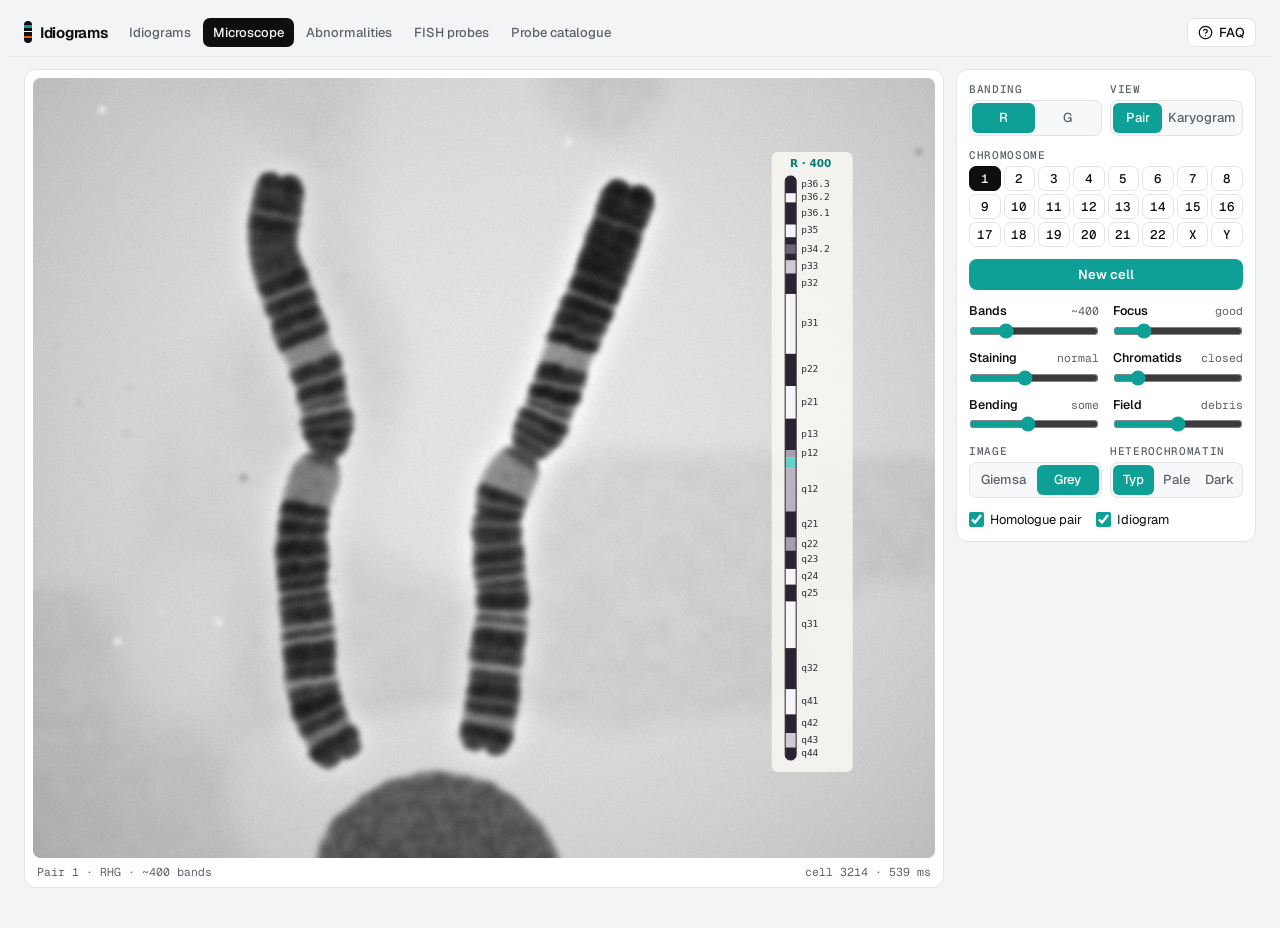
<file: simulator.html>
<!doctype html>
<html lang="en">
<head>
<meta charset="utf-8">
<meta name="viewport" content="width=device-width, initial-scale=1, viewport-fit=cover">
<title>Microscope</title>
<link rel="preconnect" href="https://fonts.googleapis.com">
<link rel="preconnect" href="https://fonts.gstatic.com" crossorigin>
<link rel="stylesheet" href="https://fonts.googleapis.com/css2?family=Geist:wght@400;500;600;700&family=Geist+Mono:wght@400;500&display=swap">
</head>
<body>

<style>/* Shared by every page. Palette: graphite neutrals, turquoise primary, orange for highlights.
   Layout: one thin app bar with the tool tabs and the FAQ button, then the tool itself. */
:root{
  --bg:#f3f4f5; --surface:#ffffff; --surface-2:#f7f8f9; --fg:#0c0e10; --muted:#5d636b; --line:#e2e4e7;
  --turq:#0e9f96; --turq-ink:#0b7a73; --turq-soft:#e0f5f3; --on-turq:#ffffff;
  --orange:#ea580c; --orange-hover:#c2410c; --orange-soft:#fff1e8; --on-orange:#ffffff;
  --green:#15803d;
  --accent:var(--turq-ink); --accent-soft:var(--turq-soft); --hl:#f97316;
  --ink:#111315; --paper:#ffffff; --outline:#1f2226;
  --r25:#6a6f76; --r50:#b3b7bc; --r75:#dcdee1;
  --g25:#c9ccd0; --g50:#8c9097; --g75:#50545a;
  --acen:#5fd4c7; --gvar:#8c9097; --stalk:#e6e8ea;
  --f-body:"Geist",system-ui,-apple-system,"Segoe UI",sans-serif;
  --f-mono:"Geist Mono",ui-monospace,"SFMono-Regular",Menlo,monospace;
  --sig-O:#ff8a1f; --sig-G:#3ee05a; --sig-R:#ff3b3b; --sig-A:#38d6ff; --sig-Y:#ffd23f; --sig-B:#5b7cff;
}
@media (prefers-color-scheme: dark){ :root:not([data-theme="light"]){
  --bg:#0a0b0c; --surface:#131517; --surface-2:#1a1d20; --fg:#f2f3f4; --muted:#9aa0a7; --line:#272a2e;
  --turq:#2dd4bf; --turq-ink:#2dd4bf; --turq-soft:#0f2e2b; --on-turq:#04201d;
  --orange:#fb8a3c; --orange-hover:#fdba74; --orange-soft:#2e1a0c; --on-orange:#1b0e05;
  --green:#4ade80; --hl:#fb923c;
  --ink:#0f1112; --paper:#eceef0; --outline:#c9cdd1;
  --r25:#5b6067; --r50:#a3a8ae; --r75:#c9cdd1;
  --g25:#b6babf; --g50:#7c8187; --g75:#45494e;
  --acen:#2cc4b3; --gvar:#7c8187; --stalk:#d9dcdf; color-scheme:dark;
}}
:root[data-theme="dark"]{
  --bg:#0a0b0c; --surface:#131517; --surface-2:#1a1d20; --fg:#f2f3f4; --muted:#9aa0a7; --line:#272a2e;
  --turq:#2dd4bf; --turq-ink:#2dd4bf; --turq-soft:#0f2e2b; --on-turq:#04201d;
  --orange:#fb8a3c; --orange-hover:#fdba74; --orange-soft:#2e1a0c; --on-orange:#1b0e05;
  --green:#4ade80; --hl:#fb923c;
  --ink:#0f1112; --paper:#eceef0; --outline:#c9cdd1;
  --r25:#5b6067; --r50:#a3a8ae; --r75:#c9cdd1;
  --g25:#b6babf; --g50:#7c8187; --g75:#45494e;
  --acen:#2cc4b3; --gvar:#7c8187; --stalk:#d9dcdf; color-scheme:dark;
}
*{box-sizing:border-box}
[hidden]{display:none!important}
html{-webkit-text-size-adjust:100%}
body{background:var(--bg);color:var(--fg);font-family:var(--f-body);font-size:14px;line-height:1.5;-webkit-font-smoothing:antialiased}
a{color:var(--accent)}
button,input,select{font:inherit;color:inherit}
/* ---------- app bar ---------- */
.appbar{position:sticky;top:0;z-index:30;background:color-mix(in srgb,var(--bg) 86%,transparent);backdrop-filter:saturate(1.4) blur(12px);-webkit-backdrop-filter:saturate(1.4) blur(12px);border-bottom:1px solid var(--line)}
.appbar-in{max-width:1320px;margin:0 auto;padding:0 16px;height:48px;display:flex;align-items:center;gap:12px}
.brand{display:flex;align-items:center;gap:8px;font:650 15px var(--f-body);letter-spacing:-.02em;color:var(--fg);text-decoration:none;white-space:nowrap;flex:none}
.brand-mark{width:8px;height:22px;border-radius:4px;flex:none;background:linear-gradient(var(--fg) 0 20%,var(--turq) 20% 32%,var(--fg) 32% 46%,var(--bg) 46% 52%,var(--fg) 52% 66%,var(--orange) 66% 76%,var(--fg) 76%)}
.tabs{display:flex;gap:2px;overflow-x:auto;scrollbar-width:none;flex:1 1 auto;min-width:0}
.tabs::-webkit-scrollbar{display:none}
.tabs a{display:inline-flex;align-items:center;font:500 13px var(--f-body);color:var(--muted);text-decoration:none;padding:6px 10px;border-radius:7px;white-space:nowrap}
.tabs a:hover{color:var(--fg);background:var(--surface-2)}
.tabs a[aria-current="page"]{background:var(--fg);color:var(--bg)}
.faq-btn{flex:none;display:inline-flex;align-items:center;gap:6px;font:500 13px var(--f-body);border:1px solid var(--line);background:var(--surface);border-radius:8px;padding:5px 10px;cursor:pointer}
.faq-btn:hover{border-color:var(--muted)}
.tabs .sm{display:none}
@media (max-width:620px){.brand-name{display:none}.faq-btn span{display:none}.tabs .lg{display:none}.tabs .sm{display:inline}.tabs a{padding:6px 8px}}
/* ---------- page frame ---------- */
.page{max-width:1320px;margin:0 auto;padding:12px 16px 32px;display:flex;flex-direction:column;gap:12px}
.card{background:var(--surface);border:1px solid var(--line);border-radius:12px}
.bar{display:flex;flex-wrap:wrap;align-items:center;gap:8px 14px;padding:8px 12px}
.lab{font:500 11px var(--f-mono);letter-spacing:.06em;text-transform:uppercase;color:var(--muted)}
.grp{display:flex;align-items:center;gap:6px;flex-wrap:wrap}
.muted{color:var(--muted)}
.mono{font-family:var(--f-mono)}
/* ---------- controls ---------- */
.seg{display:inline-flex;border:1px solid var(--line);border-radius:8px;padding:2px;background:var(--surface-2);gap:2px;flex-wrap:wrap}
.seg button{border:0;background:transparent;color:var(--muted);padding:4px 10px;border-radius:6px;cursor:pointer;font-size:13px;font-weight:500}
.seg button:hover{color:var(--fg)}
.seg button[aria-pressed="true"]{background:var(--turq);color:var(--on-turq)}
.chip{font:500 12.5px var(--f-mono);padding:3px 9px;border-radius:7px;border:1px solid var(--line);background:var(--surface);cursor:pointer}
.chip:hover{border-color:var(--muted)}
.chip[aria-pressed="true"]{background:var(--fg);border-color:var(--fg);color:var(--bg)}
.btn{font-weight:600;font-size:13px;border:0;background:var(--turq);color:var(--on-turq);padding:6px 12px;border-radius:8px;cursor:pointer}
.btn:hover{filter:brightness(1.07)}
.btn:disabled{opacity:.45;cursor:not-allowed;filter:none}
.btn-sec{font-weight:600;font-size:13px;border:1px solid var(--line);background:var(--surface);padding:5px 11px;border-radius:8px;cursor:pointer}
.btn-sec:hover{border-color:var(--muted)}
.toggle{display:inline-flex;align-items:center;gap:6px;font-size:13px;cursor:pointer;user-select:none}
.toggle input{accent-color:var(--turq);width:15px;height:15px;margin:0}
input[type=range]{accent-color:var(--turq);width:100%;margin:0}
input[type=text],input[type=search],select{border:1px solid var(--line);border-radius:8px;background:var(--surface-2);padding:5px 9px;font-size:13px}
input[type=text]:focus,input[type=search]:focus,select:focus{outline:2px solid var(--turq);outline-offset:0}
.seg button:focus-visible,.chip:focus-visible,.btn:focus-visible,.btn-sec:focus-visible,.tabs a:focus-visible,.toggle input:focus-visible,.faq-btn:focus-visible,[tabindex]:focus-visible{outline:2px solid var(--orange);outline-offset:2px}
.slider{display:grid;grid-template-columns:1fr auto;gap:2px 8px;align-items:baseline}
.slider label{font-size:12.5px;font-weight:550;white-space:nowrap}
.slider output{font:11.5px var(--f-mono);color:var(--muted);white-space:nowrap}
.slider input{grid-column:1/-1}
.swatch{display:inline-block;width:12px;height:12px;border:1px solid var(--outline);vertical-align:-2px;margin-right:5px;border-radius:2px}
.sw-gvar{background:repeating-linear-gradient(45deg,var(--gvar) 0 2px,var(--paper) 2px 5px)}
.dot{display:inline-block;width:10px;height:10px;border-radius:50%;vertical-align:-1px;margin-right:3px;box-shadow:0 0 0 1px rgba(0,0,0,.25) inset}
/* ---------- FAQ dialog ---------- */
dialog.faq{width:min(820px,calc(100vw - 24px));max-height:calc(100vh - 48px);border:1px solid var(--line);border-radius:14px;padding:0;background:var(--surface);color:var(--fg)}
dialog.faq::backdrop{background:rgba(0,0,0,.45)}
.faq-head{position:sticky;top:0;display:flex;align-items:center;justify-content:space-between;gap:12px;padding:12px 18px;border-bottom:1px solid var(--line);background:var(--surface)}
.faq-head h2{margin:0;font-size:16px}
.faq-body{padding:6px 18px 18px;font-size:13.5px}
.faq-body details{border-bottom:1px solid var(--line);padding:8px 0}
.faq-body summary{cursor:pointer;font-weight:600;font-size:14px}
.faq-body ul{margin:8px 0 2px;padding-left:18px;display:flex;flex-direction:column;gap:6px}
.faq-body li::marker{color:var(--turq)}
.faq-body p{margin:8px 0}

.main{display:grid;grid-template-columns:minmax(0,1fr) 300px;gap:12px;align-items:start}
@media (max-width:900px){.main{grid-template-columns:minmax(0,1fr)}}
.stage{padding:8px;min-width:0}
.field{position:relative;border-radius:8px;overflow:hidden;background:#dcd8cf;line-height:0}
.field canvas{display:block;max-width:100%}
.caption{display:flex;justify-content:space-between;flex-wrap:wrap;gap:2px 12px;font:11.5px var(--f-mono);color:var(--muted);padding:6px 4px 0}
.panel{padding:12px;display:flex;flex-direction:column;gap:12px;position:sticky;top:60px}
@media (max-width:900px){.panel{position:static}}
.panel .seg{display:grid;grid-auto-flow:column;grid-auto-columns:1fr}
.panel .seg button{padding:5px 4px;text-align:center}
.chips{display:grid;grid-template-columns:repeat(8,1fr);gap:3px}
.chips .chip{padding:3px 0;text-align:center}
.sliders{display:grid;grid-template-columns:1fr 1fr;gap:10px 14px}
.row2{display:grid;grid-template-columns:1fr 1fr;gap:8px}
.sub{display:flex;flex-direction:column;gap:4px}
</style>
<nav class="appbar" aria-label="Site"><div class="appbar-in"><a class="brand" href="index.html?v=a4e49a20"><span class="brand-mark" aria-hidden="true"></span><span class="brand-name">Idiograms</span></a><div class="tabs"><a href="index.html?v=a4e49a20" data-chr-link><span class="lg">Idiograms</span><span class="sm">Ideo</span></a><a href="simulator.html?v=a4e49a20" data-chr-link aria-current="page"><span class="lg">Microscope</span><span class="sm">Scope</span></a><a href="abnormalities.html?v=a4e49a20" data-chr-link><span class="lg">Abnormalities</span><span class="sm">Abn</span></a><a href="fish.html?v=a4e49a20" data-chr-link><span class="lg">FISH probes</span><span class="sm">FISH</span></a><a href="catalogue.html?v=a4e49a20" data-chr-link><span class="lg">Probe catalogue</span><span class="sm">Catalogue</span></a></div><button class="faq-btn" id="faqBtn" type="button" aria-haspopup="dialog"><svg viewBox="0 0 24 24" width="15" height="15" fill="none" stroke="currentColor" stroke-width="2" stroke-linecap="round" stroke-linejoin="round" aria-hidden="true"><circle cx="12" cy="12" r="10"/><path d="M9.09 9a3 3 0 0 1 5.83 1c0 2-3 3-3 3"/><path d="M12 17h.01"/></svg><span>FAQ</span></button></div></nav>
<main class="page">
  <div class="main">
    <div class="card stage">
      <div class="field" id="fieldBox"><canvas id="cv" role="img" aria-label="Simulated banded chromosomes"></canvas></div>
      <div class="caption"><span id="capLeft"></span><span id="capRight"></span></div>
    </div>
    <aside class="card panel" aria-label="Microscope controls">
      <div class="row2">
        <div class="sub"><span class="lab">Banding</span>
          <div class="seg" role="group" aria-label="Banding"><button data-mode="R" aria-pressed="true">R</button><button data-mode="G" aria-pressed="false">G</button></div></div>
        <div class="sub"><span class="lab">View</span>
          <div class="seg" role="group" aria-label="View"><button data-view="single" aria-pressed="true">Pair</button><button data-view="karyo" aria-pressed="false">Karyogram</button></div></div>
      </div>
      <div class="sub" id="chrCtl"><span class="lab">Chromosome</span><div class="chips" id="chips" role="group" aria-label="Chromosome"></div></div>
      <div class="sub" id="sexCtl" hidden><span class="lab">Sex chromosomes</span>
        <div class="seg" role="group" aria-label="Sex chromosomes"><button data-sex="XX" aria-pressed="true">46,XX</button><button data-sex="XY" aria-pressed="false">46,XY</button></div></div>
      <button class="btn" id="reseed">New cell</button>
      <div class="sliders">
        <div class="slider"><label for="res" title="Approximate band level">Bands</label><output id="resOut"></output><input type="range" id="res" min="300" max="700" step="25" value="400"></div>
        <div class="slider"><label for="focus">Focus</label><output id="focusOut"></output><input type="range" id="focus" min="0" max="3" step="0.1" value="0.6"></div>
        <div class="slider"><label for="stain">Staining</label><output id="stainOut"></output><input type="range" id="stain" min="0.5" max="1.7" step="0.05" value="1"></div>
        <div class="slider"><label for="sep">Chromatids</label><output id="sepOut"></output><input type="range" id="sep" min="0" max="1" step="0.05" value="0.15"></div>
        <div class="slider"><label for="bend">Bending</label><output id="bendOut"></output><input type="range" id="bend" min="0" max="1" step="0.05" value="0.45"></div>
        <div class="slider"><label for="field">Field</label><output id="fieldOut"></output><input type="range" id="field" min="0" max="1" step="0.05" value="0.5"></div>
      </div>
      <div class="row2">
        <div class="sub"><span class="lab">Image</span>
          <div class="seg" role="group" aria-label="Image type"><button data-color="giemsa" aria-pressed="false">Giemsa</button><button data-color="gray" aria-pressed="true">Grey</button></div></div>
        <div class="sub"><span class="lab" title="1q12, 9q12, 16q11.2, Yq12, acrocentric short arms">Heterochromatin</span>
          <div class="seg" role="group" aria-label="Heterochromatin tone"><button data-het="typical" aria-pressed="true" title="Typical">Typ</button><button data-het="pale" aria-pressed="false">Pale</button><button data-het="dark" aria-pressed="false">Dark</button></div></div>
      </div>
      <div class="grp" id="singleToggles" style="gap:14px">
        <label class="toggle"><input type="checkbox" id="pair" checked><span>Homologue pair</span></label>
        <label class="toggle"><input type="checkbox" id="ideo" checked><span>Idiogram</span></label>
      </div>
    </aside>
  </div>
</main>
<dialog class="faq" id="faq" aria-labelledby="faqTitle">
  <div class="faq-head"><h2 id="faqTitle">FAQ, sources and limits</h2><button class="btn-sec" id="faqClose" type="button">Close</button></div>
  <div class="faq-body">
    <details open><summary>Where do the bands come from, and are they accurate?</summary>
      <ul>
        <li>Band names, ISCN lengths, stain grades and GRCh38 coordinates are NCBI's human ideogram tables (400, 550 and GRCh38 ~700 bands), as repackaged in ideogram.js 1.53.0.</li>
        <li>The ~700 level matches the UCSC hg38 cytoband table exactly: all 862 band names, boundaries and stain grades. The 400 level matches NCBI's file byte for byte. The 550 level matches too, except 21 sub-bands in seven places (7q11.2, 8q11.2, 11p11.1, 12q24.3, 18p11.3, Xp11.2, Yq11.2) where NCBI's file leaves gaps; those were stretched to fill their parent band. Every 400/550 boundary falls on a ~700 boundary.</li>
        <li>UCSC and NCBI share one source, so this proves faithful copying, not that the bands are right. Cytogenetic band positions in GRCh38 come from FISH mapping and are typically good to about 1-2 Mb.</li>
        <li>The finest level is the GRCh38 idiogram, which ISCN 2024 (section 2.4) says best fits the 700-band level. GRCh38 is more detailed than ISCN at 6p24 and 9q34; ISCN 850 is more detailed at 1q32, 2p21, 5q13.2, 6p22.3 and 6q21. ISCN 300- and 850-band idiograms are not drawn (not in the source data).</li>
        <li>Sub-bands such as 9q34.12 exist only in GRCh38; a karyotype uses the band level actually resolved, e.g. t(9;22)(q34;q11.2).</li>
      </ul>
    </details>
    <details><summary>Idiograms: how are they drawn?</summary>
      <ul>
        <li>The R pattern is the reciprocal of NCBI's G-stain grades, as ISCN treats R-banded idiograms. Intermediate greys are inverted G grades, not measured RHG intensities; every G-negative band has the same value in the source, so differences between R-positive bands (e.g. strongly staining T-bands) are not shown.</li>
        <li>Variable heterochromatin (1q12, 9q12, 16q11.2, Yq12, acrocentric p11.2/p13) and stalks are hatched, not inverted: ISCN 2024 (2.2.2) describes them as variable in size and staining with every method.</li>
        <li>The karyogram uses one scale for all chromosomes. Detail views are drawn tall enough for their labels, so they are not to scale with each other.</li>
        <li>Landmark genes (74) use Ensembl release 110 GRCh38 coordinates, placed by interpolation within their band. They are orientation marks. IGH is marked at IGHM.</li>
      </ul>
    </details>
    <details><summary>Microscope: what is modelled, and what is guessed?</summary>
      <ul>
        <li>It is a model, not a photograph. Bands start from the GRCh38 idiogram. Condensation is simulated by smoothing the band profile, so neighbouring sub-bands merge as they do on real slides.</li>
        <li>R-banding: R-positive bands get a random ±12% intensity change; real differences between R-positive bands are not in the data. Terminal R bands are drawn slightly darker (R-banded ends are "almost always positive").</li>
        <li>G-banding uses NCBI's G grades directly. Heterochromatin "Typical" draws 1q12 and 16q11.2 dark and 9q12 pale in G-banding, and all blocks pale in R-banding. These tones are inferences, not measured values; Pale and Dark let you change them.</li>
        <li>Chromosomes are two sister chromatids with a primary constriction, uneven widths, fuzzy fibrous edges, slightly oblique band boundaries, splayed ends and occasional twists. Stalks are thinner and paler with small satellites; their length and the heterochromatin blocks vary between homologues, as they do in people. Acrocentric short arms are drawn at about half their idiogram length (a judgement, not a measurement).</li>
        <li>Optics: Beer-Lambert absorbance for Giemsa colour, a grey camera mode, focus blur, a faint phase halo, slight colour fringing, uneven illumination, stain gradients, cytoplasm remnants, interphase nuclei at the edge of the field (the Field slider), debris and grain. These are cosmetic.</li>
        <li>While a slider moves, the image is drawn at reduced resolution; it is redrawn sharp when you let go.</li>
        <li>Small chromosomes are enlarged in the one-chromosome view; the caption gives the magnification relative to chromosome 1. The karyogram keeps one scale.</li>
      </ul>
    </details>
    <details><summary>Abnormalities: rules and limits</summary>
      <ul>
        <li>A breakpoint sits in the middle of the band you pick: ISCN places a break "in" a band without saying where.</li>
        <li>You can type any band or sub-band from the 400, 550 or ~700 idiogram, or a parent band such as 22q11.2. p10 and q10 are the centromere.</li>
        <li>Ordering follows ISCN 2024 section 4.3: normal sex chromosomes first (an abnormal X or Y is left out of the sex complement), then sex-chromosome abnormalities, then autosomes in numerical order, numerical before structural. Sex-chromosome gains and losses are written constitutionally (47,XXY; 45,X).</li>
        <li>Supported: t, der(…)t, del, dup, inv, i, r, add, gains and losses, and a cell count in brackets. Not supported: insertions, dicentrics, markers, three-way translocations, inverted duplications and mosaics.</li>
        <li>Derivatives keep the banding of the chromosome each piece came from; the coloured strip shows which.</li>
      </ul>
    </details>
    <details><summary>FISH probes: where do the designs come from?</summary>
      <ul>
        <li>Vysis (Abbott) designs come from Abbott's own pages: the per-product hybridisation text and probe tables on molecular.abbott (chromosome search, chromosomes 2-12, X, Y), the probe-map images (sizes, gaps, flanking markers), the Vysis CLL FISH Probe Kit package insert (30-608712/R4) and the 2019 US ordering list. Pages for chromosomes 1 and 13-22 have been removed from Abbott's site; for those probes the layout comes from the probe maps, which Abbott still serves.</li>
        <li>CytoCell and MetaSystems probes are included only for haematology targets Vysis does not sell (KMT2A partner fusions, CBFB::MYH11, MECOM, RUNX1, TCF3, CRLF2, P2RY8, JAK2, NUP98, PAX5, ABL1/ABL2, IGK, IGL, TCL1, TRB, TLX1, TLX3, IGH::CCND3, IGH::MAFB). Their layout is from each product page. MetaSystems pages give no probe sizes, so those positions are illustrative.</li>
        <li>Probe positions are approximate: each probe is placed on GRCh38 from the genes and sizes on the vendor map (Ensembl canonical transcripts). They show where a probe lies; use the vendor's map for exact clones.</li>
        <li>Signal patterns are derived: the page applies the rearrangement to a diploid cell and reads which probe segments end up together. A build check compares each derived pattern with its expected signal code: the manufacturer's own code for patterns marked "vendor", the textbook code for that design for patterns marked "standard". All of them agree.</li>
        <li>Interphase nuclei put each signal at a random position. About one signal in seven is drawn as a split doublet (a replicated G2 signal) and a few faint non-specific speckles are added: the usual scoring pitfalls. "New cells" draws other nuclei.</li>
        <li>The metaphase view uses the microscope model in fluorescence: DAPI-stained chromosomes (DAPI bands follow the G pattern) with each signal on both sister chromatids. It shows the probed chromosomes, every abnormal chromosome and any chromosome carrying a signal. Amplicons are drawn as double minutes; in tumours they are often intrachromosomal (HSR) instead.</li>
        <li>A fragment smaller than ~40 kb, or under 12% of its probe, is treated as invisible. Different probes closer than 1.8 Mb read as one fused signal. These thresholds are approximations.</li>
        <li>The ISCN nuc ish strings follow the ISCN conventions for interphase FISH (counts, "con", "sep", "amp"). They were written before the ISCN 2024 text could be checked; treat them as a starting point.</li>
        <li>Not for diagnostic use. Vysis, CytoCell, ZytoLight, MetaSystems, Kreatech and Empire Genomics are trademarks of their owners; this site is not affiliated with any of them. Always follow the package insert of the kit you use.</li>
      </ul>
    </details>
    <details><summary>Probe catalogue: what is in it?</summary>
      <ul>
        <li>Human FISH probes listed on vendor websites in October 2026: Vysis (Abbott ordering list 2019 and current chromosome pages), CytoCell (OGT product search, including myProbes custom designs), ZytoVision, MetaSystems, Leica (Kreatech) and Empire Genomics.</li>
        <li>Leica and Empire Genomics publish product URLs rather than structured names; those names were rebuilt from the URL and are marked. Availability differs between countries.</li>
        <li>Rows with a "FISH" link open the same probe on the FISH page.</li>
      </ul>
    </details>
    <details><summary>Using the site</summary>
      <ul>
        <li>Add #chr9 (or #chrX…) to a page address to open that chromosome; the FISH page accepts #probe-id. The chromosome you last opened is remembered across tabs.</li>
        <li>Everything runs in the browser and works offline once loaded.</li>
      </ul>
    </details>
  </div>
</dialog>

<script>
// Shared by every page: FAQ dialog, remembered chromosome, small helpers.
const SITE = (() => {
  const faq = document.getElementById("faq");
  document.getElementById("faqBtn").addEventListener("click", () => faq.showModal());
  document.getElementById("faqClose").addEventListener("click", () => faq.close());
  faq.addEventListener("click", e => { if (e.target === faq) faq.close(); });
  const store = {
    get(k, d) { try { const v = localStorage.getItem("idiograms:" + k); return v === null ? d : JSON.parse(v); } catch (e) { return d; } },
    set(k, v) { try { localStorage.setItem("idiograms:" + k, JSON.stringify(v)); } catch (e) {} },
  };
  const ORDER = ["1","2","3","4","5","6","7","8","9","10","11","12","13","14","15","16","17","18","19","20","21","22","X","Y"];
  // chromosome from #chrN, else the one last opened on any page
  function initialChr(fallback) {
    const h = (location.hash || "").replace(/^#chr/i, "").toUpperCase();
    if (ORDER.includes(h)) return h;
    const s = store.get("chr", null);
    return ORDER.includes(s) ? s : fallback;
  }
  function rememberChr(c) { store.set("chr", c); try { history.replaceState(null, "", "#chr" + c); } catch (e) {} }
  // keep the remembered chromosome on links between tools
  document.querySelectorAll(".tabs a[data-chr-link]").forEach(a => a.addEventListener("click", () => {
    const c = store.get("chr", null); if (ORDER.includes(c) && !a.href.includes("#")) a.href += "#chr" + c;
  }));
  return { store, ORDER, initialChr, rememberChr };
})();

const DATA = {"1":{"400":[["p36.3",0,451,1,7100000,"gneg"],["p36.2",451,682,7100001,15900000,"gpos100"],["p36.1",682,1259,15900001,27600000,"gneg"],["p35",1259,1583,27600001,34300000,"gpos100"],["p34.3",1583,1779,34300001,39600000,"gneg"],["p34.2",1779,1999,39600001,43700000,"gpos25"],["p34.1",1999,2184,43700001,46300000,"gneg"],["p33",2184,2519,46300001,50200000,"gpos75"],["p32",2519,3050,50200001,60800000,"gneg"],["p31",3050,4598,60800001,84400000,"gpos100"],["p22",4598,5430,84400001,94300000,"gneg"],["p21",5430,6274,94300001,106700000,"gpos100"],["p13",6274,7094,106700001,117200000,"gneg"],["p12",7094,7279,117200001,120400000,"gpos50"],["p11",7279,7394,120400001,123400000,"acen"],["q11",7394,7554,123400001,125100000,"acen"],["q12",7554,8672,125100001,143200000,"gvar"],["q21",8672,9350,143200001,155100000,"gneg"],["q22",9350,9685,155100001,156600000,"gpos50"],["q23",9685,10160,156600001,165500000,"gneg"],["q24",10160,10565,165500001,173000000,"gpos100"],["q25",10565,11005,173000001,185800000,"gneg"],["q31",11005,12207,185800001,198700000,"gpos100"],["q32",12207,13272,198700001,214400000,"gneg"],["q41",13272,13920,214400001,223900000,"gpos100"],["q42",13920,14406,223900001,236400000,"gneg"],["q43",14406,14776,236400001,243500000,"gpos75"],["q44",14776,15100,243500001,248956422,"gneg"]],"550":[["p36.3",0,451,1,7100000,"gneg"],["p36.2",451,682,7100001,15900000,"gpos100"],["p36.1",682,1259,15900001,27600000,"gneg"],["p35",1259,1583,27600001,34300000,"gpos100"],["p34.3",1583,1779,34300001,39600000,"gneg"],["p34.2",1779,1999,39600001,43700000,"gpos25"],["p34.1",1999,2184,43700001,46300000,"gneg"],["p33",2184,2519,46300001,50200000,"gpos75"],["p32.3",2519,2723,50200001,55600000,"gneg"],["p32.2",2723,2825,55600001,58500000,"gpos50"],["p32.1",2825,3050,58500001,60800000,"gneg"],["p31.3",3050,3387,60800001,68500000,"gpos50"],["p31.2",3387,3705,68500001,69300000,"gneg"],["p31.1",3705,4598,69300001,84400000,"gpos100"],["p22.3",4598,4933,84400001,87900000,"gneg"],["p22.2",4933,5148,87900001,91500000,"gpos75"],["p22.1",5148,5430,91500001,94300000,"gneg"],["p21",5430,6274,94300001,106700000,"gpos100"],["p13.3",6274,6560,106700001,111200000,"gneg"],["p13.2",6560,6827,111200001,115500000,"gpos50"],["p13.1",6827,7094,115500001,117200000,"gneg"],["p12",7094,7279,117200001,120400000,"gpos50"],["p11",7279,7394,120400001,123400000,"acen"],["q11",7394,7554,123400001,125100000,"acen"],["q12",7554,8672,125100001,143200000,"gvar"],["q21.1",8672,8915,143200001,147500000,"gneg"],["q21.2",8915,9094,147500001,150600000,"gpos50"],["q21.3",9094,9350,150600001,155100000,"gneg"],["q22",9350,9685,155100001,156600000,"gpos50"],["q23",9685,10160,156600001,165500000,"gneg"],["q24",10160,10565,165500001,173000000,"gpos100"],["q25",10565,11005,173000001,185800000,"gneg"],["q31",11005,12207,185800001,198700000,"gpos100"],["q32.1",12207,12757,198700001,207100000,"gneg"],["q32.2",12757,12988,207100001,211300000,"gpos25"],["q32.3",12988,13272,211300001,214400000,"gneg"],["q41",13272,13920,214400001,223900000,"gpos100"],["q42.1",13920,14212,223900001,230500000,"gneg"],["q42.2",14212,14296,230500001,234600000,"gpos50"],["q42.3",14296,14406,234600001,236400000,"gneg"],["q43",14406,14776,236400001,243500000,"gpos75"],["q44",14776,15100,243500001,248956422,"gneg"]],"850":[["p36.33",0,100,1,2300000,"gneg"],["p36.32",100,244,2300001,5300000,"gpos25"],["p36.31",244,344,5300001,7100000,"gneg"],["p36.23",344,459,7100001,9100000,"gpos25"],["p36.22",459,660,9100001,12500000,"gneg"],["p36.21",660,861,12500001,15900000,"gpos50"],["p36.13",861,1206,15900001,20100000,"gneg"],["p36.12",1206,1321,20100001,23600000,"gpos25"],["p36.11",1321,1521,23600001,27600000,"gneg"],["p35.3",1521,1651,27600001,29900000,"gpos25"],["p35.2",1651,1780,29900001,32300000,"gneg"],["p35.1",1780,1895,32300001,34300000,"gpos25"],["p34.3",1895,2210,34300001,39600000,"gneg"],["p34.2",2210,2411,39600001,43700000,"gpos25"],["p34.1",2411,2770,43700001,46300000,"gneg"],["p33",2770,2986,46300001,50200000,"gpos75"],["p32.3",2986,3273,50200001,55600000,"gneg"],["p32.2",3273,3416,55600001,58500000,"gpos50"],["p32.1",3416,3732,58500001,60800000,"gneg"],["p31.3",3732,3976,60800001,68500000,"gpos50"],["p31.2",3976,4206,68500001,69300000,"gneg"],["p31.1",4206,4852,69300001,84400000,"gpos100"],["p22.3",4852,5210,84400001,87900000,"gneg"],["p22.2",5210,5440,87900001,91500000,"gpos75"],["p22.1",5440,5741,91500001,94300000,"gneg"],["p21.3",5741,5957,94300001,99300000,"gpos75"],["p21.2",5957,6029,99300001,101800000,"gneg"],["p21.1",6029,6244,101800001,106700000,"gpos100"],["p13.3",6244,6459,106700001,111200000,"gneg"],["p13.2",6459,6660,111200001,115500000,"gpos50"],["p13.1",6660,6861,115500001,117200000,"gneg"],["p12",6861,7048,117200001,120400000,"gpos50"],["p11.2",7048,7119,120400001,121700000,"gneg"],["p11.1",7119,7335,121700001,123400000,"acen"],["q11",7335,7579,123400001,125100000,"acen"],["q12",7579,8483,125100001,143200000,"gvar"],["q21.1",8483,8756,143200001,147500000,"gneg"],["q21.2",8756,8957,147500001,150600000,"gpos50"],["q21.3",8957,9244,150600001,155100000,"gneg"],["q22",9244,9459,155100001,156600000,"gpos50"],["q23.1",9459,9832,156600001,159100000,"gneg"],["q23.2",9832,10048,159100001,160500000,"gpos50"],["q23.3",10048,10349,160500001,165500000,"gneg"],["q24.1",10349,10507,165500001,167200000,"gpos50"],["q24.2",10507,10679,167200001,170900000,"gneg"],["q24.3",10679,10894,170900001,173000000,"gpos75"],["q25.1",10894,11009,173000001,176100000,"gneg"],["q25.2",11009,11196,176100001,180300000,"gpos50"],["q25.3",11196,11598,180300001,185800000,"gneg"],["q31.1",11598,11827,185800001,190800000,"gpos100"],["q31.2",11827,11942,190800001,193800000,"gneg"],["q31.3",11942,12172,193800001,198700000,"gpos100"],["q32.1",12172,12617,198700001,207100000,"gneg"],["q32.2",12617,12803,207100001,211300000,"gpos25"],["q32.3",12803,13033,211300001,214400000,"gneg"],["q41",13033,13320,214400001,223900000,"gpos100"],["q42.11",13320,13406,223900001,224400000,"gneg"],["q42.12",13406,13607,224400001,226800000,"gpos25"],["q42.13",13607,13966,226800001,230500000,"gneg"],["q42.2",13966,14153,230500001,234600000,"gpos50"],["q42.3",14153,14397,234600001,236400000,"gneg"],["q43",14397,14756,236400001,243500000,"gpos75"],["q44",14756,15100,243500001,248956422,"gneg"]]},"2":{"400":[["p25",0,475,1,12000000,"gneg"],["p24",475,931,12000001,23800000,"gpos100"],["p23",931,1558,23800001,31800000,"gneg"],["p22",1558,2145,31800001,41500000,"gpos100"],["p21",2145,2650,41500001,47500000,"gneg"],["p16",2650,3439,47500001,61000000,"gpos100"],["p15",3439,3682,61000001,63900000,"gneg"],["p14",3682,3976,63900001,68400000,"gpos50"],["p13",3976,4572,68400001,74800000,"gneg"],["p12",4572,5068,74800001,83100000,"gpos100"],["p11.2",5068,5534,83100001,91800000,"gneg"],["p11.1",5534,5665,91800001,93900000,"acen"],["q11.1",5665,5828,93900001,96000000,"acen"],["q11.2",5828,6181,96000001,102100000,"gneg"],["q12",6181,6602,102100001,108700000,"gpos100"],["q13",6602,6928,108700001,112200000,"gneg"],["q14.1",6928,7254,112200001,118100000,"gpos50"],["q14.2",7254,7336,118100001,121600000,"gneg"],["q14.3",7336,7662,121600001,129100000,"gpos50"],["q21",7662,8314,129100001,136100000,"gneg"],["q22",8314,9048,136100001,147900000,"gpos100"],["q23",9048,9374,147900001,154000000,"gneg"],["q24",9374,10202,154000001,168900000,"gpos100"],["q31",10202,10854,168900001,182100000,"gneg"],["q32",10854,11792,182100001,196600000,"gpos100"],["q33",11792,12362,196600001,208200000,"gneg"],["q34",12362,12811,208200001,214500000,"gpos100"],["q35",12811,13164,214500001,220700000,"gneg"],["q36",13164,13653,220700001,230100000,"gpos100"],["q37",13653,14400,230100001,242193529,"gneg"]],"550":[["p25.3",0,193,1,4400000,"gneg"],["p25.2",193,282,4400001,6900000,"gpos50"],["p25.1",282,475,6900001,12000000,"gneg"],["p24",475,931,12000001,23800000,"gpos100"],["p23",931,1558,23800001,31800000,"gneg"],["p22",1558,2145,31800001,41500000,"gpos100"],["p21",2145,2650,41500001,47500000,"gneg"],["p16",2650,3439,47500001,61000000,"gpos100"],["p15",3439,3682,61000001,63900000,"gneg"],["p14",3682,3976,63900001,68400000,"gpos50"],["p13",3976,4572,68400001,74800000,"gneg"],["p12",4572,5068,74800001,83100000,"gpos100"],["p11.2",5068,5534,83100001,91800000,"gneg"],["p11.1",5534,5665,91800001,93900000,"acen"],["q11.1",5665,5828,93900001,96000000,"acen"],["q11.2",5828,6181,96000001,102100000,"gneg"],["q12",6181,6602,102100001,108700000,"gpos100"],["q13",6602,6928,108700001,112200000,"gneg"],["q14.1",6928,7254,112200001,118100000,"gpos50"],["q14.2",7254,7336,118100001,121600000,"gneg"],["q14.3",7336,7662,121600001,129100000,"gpos50"],["q21.1",7662,7920,129100001,131700000,"gneg"],["q21.2",7920,8177,131700001,134300000,"gpos25"],["q21.3",8177,8314,134300001,136100000,"gneg"],["q22",8314,9048,136100001,147900000,"gpos100"],["q23",9048,9374,147900001,154000000,"gneg"],["q24.1",9374,9650,154000001,158900000,"gpos75"],["q24.2",9650,9868,158900001,162900000,"gneg"],["q24.3",9868,10202,162900001,168900000,"gpos75"],["q31",10202,10854,168900001,182100000,"gneg"],["q32.1",10854,11271,182100001,188500000,"gpos75"],["q32.2",11271,11427,188500001,191100000,"gneg"],["q32.3",11427,11792,191100001,196600000,"gpos75"],["q33",11792,12362,196600001,208200000,"gneg"],["q34",12362,12811,208200001,214500000,"gpos100"],["q35",12811,13164,214500001,220700000,"gneg"],["q36",13164,13653,220700001,230100000,"gpos100"],["q37.1",13653,13930,230100001,234700000,"gneg"],["q37.2",13930,14027,234700001,236400000,"gpos50"],["q37.3",14027,14400,236400001,242193529,"gneg"]],"850":[["p25.3",0,388,1,4400000,"gneg"],["p25.2",388,566,4400001,6900000,"gpos50"],["p25.1",566,954,6900001,12000000,"gneg"],["p24.3",954,1193,12000001,16500000,"gpos75"],["p24.2",1193,1312,16500001,19000000,"gneg"],["p24.1",1312,1565,19000001,23800000,"gpos75"],["p23.3",1565,1789,23800001,27700000,"gneg"],["p23.2",1789,1908,27700001,29800000,"gpos25"],["p23.1",1908,2027,29800001,31800000,"gneg"],["p22.3",2027,2296,31800001,36300000,"gpos75"],["p22.2",2296,2415,36300001,38300000,"gneg"],["p22.1",2415,2609,38300001,41500000,"gpos50"],["p21",2609,2966,41500001,47500000,"gneg"],["p16.3",2966,3220,47500001,52600000,"gpos100"],["p16.2",3220,3294,52600001,54700000,"gneg"],["p16.1",3294,3548,54700001,61000000,"gpos100"],["p15",3548,3757,61000001,63900000,"gneg"],["p14",3757,3935,63900001,68400000,"gpos50"],["p13.3",3935,4114,68400001,71300000,"gneg"],["p13.2",4114,4248,71300001,73300000,"gpos50"],["p13.1",4248,4353,73300001,74800000,"gneg"],["p12",4353,4860,74800001,83100000,"gpos100"],["p11.2",4860,5307,83100001,91800000,"gneg"],["p11.1",5307,5545,91800001,93900000,"acen"],["q11.1",5545,5724,93900001,96000000,"acen"],["q11.2",5724,6022,96000001,102100000,"gneg"],["q12.1",6022,6261,102100001,105300000,"gpos50"],["q12.2",6261,6395,105300001,106700000,"gneg"],["q12.3",6395,6559,106700001,108700000,"gpos25"],["q13",6559,6812,108700001,112200000,"gneg"],["q14.1",6812,7036,112200001,118100000,"gpos50"],["q14.2",7036,7334,118100001,121600000,"gneg"],["q14.3",7334,7602,121600001,129100000,"gpos50"],["q21.1",7602,7826,129100001,131700000,"gneg"],["q21.2",7826,8050,131700001,134300000,"gpos25"],["q21.3",8050,8169,134300001,136100000,"gneg"],["q22.1",8169,8437,136100001,141500000,"gpos100"],["q22.2",8437,8497,141500001,143400000,"gneg"],["q22.3",8497,8646,143400001,147900000,"gpos100"],["q23.1",8646,8735,147900001,149000000,"gneg"],["q23.2",8735,8795,149000001,149600000,"gpos25"],["q23.3",8795,9078,149600001,154000000,"gneg"],["q24.1",9078,9361,154000001,158900000,"gpos75"],["q24.2",9361,9585,158900001,162900000,"gneg"],["q24.3",9585,9928,162900001,168900000,"gpos75"],["q31.1",9928,10435,168900001,177100000,"gneg"],["q31.2",10435,10599,177100001,179700000,"gpos50"],["q31.3",10599,10733,179700001,182100000,"gneg"],["q32.1",10733,11091,182100001,188500000,"gpos75"],["q32.2",11091,11225,188500001,191100000,"gneg"],["q32.3",11225,11538,191100001,196600000,"gpos75"],["q33.1",11538,11925,196600001,202500000,"gneg"],["q33.2",11925,12060,202500001,204100000,"gpos50"],["q33.3",12060,12283,204100001,208200000,"gneg"],["q34",12283,12641,208200001,214500000,"gpos100"],["q35",12641,13014,214500001,220700000,"gneg"],["q36.1",13014,13237,220700001,224300000,"gpos75"],["q36.2",13237,13297,224300001,225200000,"gneg"],["q36.3",13297,13595,225200001,230100000,"gpos100"],["q37.1",13595,13893,230100001,234700000,"gneg"],["q37.2",13893,13998,234700001,236400000,"gpos50"],["q37.3",13998,14400,236400001,242193529,"gneg"]]},"3":{"400":[["p26",0,257,1,8100000,"gpos100"],["p25",257,649,8100001,16300000,"gneg"],["p24",649,1355,16300001,30800000,"gpos100"],["p23",1355,1574,30800001,32000000,"gneg"],["p22",1574,1966,32000001,43600000,"gpos100"],["p21",1966,3302,43600001,54400000,"gneg"],["p14",3302,4103,54400001,69700000,"gpos100"],["p13",4103,4456,69700001,74100000,"gneg"],["p12",4456,5439,74100001,87100000,"gpos100"],["p11",5439,5573,87100001,90900000,"acen"],["q11.1",5573,5733,90900001,94000000,"acen"],["q11.2",5733,6034,94000001,98600000,"gvar"],["q12",6034,6175,98600001,103100000,"gneg"],["q13.1",6175,6665,103100001,111600000,"gpos100"],["q13.2",6665,6806,111600001,113700000,"gneg"],["q13.3",6806,7389,113700001,122200000,"gpos100"],["q21",7389,7926,122200001,129500000,"gneg"],["q22",7926,8255,129500001,139000000,"gpos100"],["q23",8255,8538,139000001,143100000,"gneg"],["q24",8538,9206,143100001,149200000,"gpos100"],["q25",9206,9639,149200001,161000000,"gneg"],["q26.1",9639,10147,161000001,167900000,"gpos100"],["q26.2",10147,10269,167900001,171200000,"gneg"],["q26.3",10269,10702,171200001,183000000,"gpos100"],["q27",10702,11022,183000001,188200000,"gneg"],["q28",11022,11352,188200001,192600000,"gpos75"],["q29",11352,11700,192600001,198295559,"gneg"]],"550":[["p26",0,257,1,8100000,"gpos100"],["p25",257,649,8100001,16300000,"gneg"],["p24.3",649,1010,16300001,23800000,"gpos100"],["p24.2",1010,1114,23800001,26300000,"gneg"],["p24.1",1114,1355,26300001,30800000,"gpos75"],["p23",1355,1574,30800001,32000000,"gneg"],["p22",1574,1966,32000001,43600000,"gpos100"],["p21.3",1966,2910,43600001,50600000,"gneg"],["p21.2",2910,3041,50600001,52300000,"gpos25"],["p21.1",3041,3302,52300001,54400000,"gneg"],["p14.3",3302,3575,54400001,58600000,"gpos50"],["p14.2",3575,3847,58600001,63800000,"gneg"],["p14.1",3847,4103,63800001,69700000,"gpos50"],["p13",4103,4456,69700001,74100000,"gneg"],["p12",4456,5439,74100001,87100000,"gpos100"],["p11",5439,5573,87100001,90900000,"acen"],["q11.1",5573,5733,90900001,94000000,"acen"],["q11.2",5733,6034,94000001,98600000,"gvar"],["q12",6034,6175,98600001,103100000,"gneg"],["q13.1",6175,6665,103100001,111600000,"gpos100"],["q13.2",6665,6806,111600001,113700000,"gneg"],["q13.3",6806,7389,113700001,122200000,"gpos100"],["q21",7389,7926,122200001,129500000,"gneg"],["q22",7926,8255,129500001,139000000,"gpos100"],["q23",8255,8538,139000001,143100000,"gneg"],["q24",8538,9206,143100001,149200000,"gpos100"],["q25.1",9206,9334,149200001,152300000,"gneg"],["q25.2",9334,9443,152300001,155300000,"gpos50"],["q25.3",9443,9639,155300001,161000000,"gneg"],["q26.1",9639,10147,161000001,167900000,"gpos100"],["q26.2",10147,10269,167900001,171200000,"gneg"],["q26.3",10269,10702,171200001,183000000,"gpos100"],["q27",10702,11022,183000001,188200000,"gneg"],["q28",11022,11352,188200001,192600000,"gpos75"],["q29",11352,11700,192600001,198295559,"gneg"]],"850":[["p26.3",0,175,1,2800000,"gpos50"],["p26.2",175,263,2800001,4000000,"gneg"],["p26.1",263,408,4000001,8100000,"gpos50"],["p25.3",408,642,8100001,11600000,"gneg"],["p25.2",642,759,11600001,13200000,"gpos25"],["p25.1",759,963,13200001,16300000,"gneg"],["p24.3",963,1269,16300001,23800000,"gpos100"],["p24.2",1269,1357,23800001,26300000,"gneg"],["p24.1",1357,1561,26300001,30800000,"gpos75"],["p23",1561,1751,30800001,32000000,"gneg"],["p22.3",1751,1926,32000001,36400000,"gpos50"],["p22.2",1926,2013,36400001,39300000,"gneg"],["p22.1",2013,2188,39300001,43600000,"gpos75"],["p21.33",2188,2451,43600001,44100000,"gneg"],["p21.32",2451,2626,44100001,44200000,"gpos50"],["p21.31",2626,3239,44200001,50600000,"gneg"],["p21.2",3239,3385,50600001,52300000,"gpos25"],["p21.1",3385,3676,52300001,54400000,"gneg"],["p14.3",3676,3910,54400001,58600000,"gpos50"],["p14.2",3910,4143,58600001,63800000,"gneg"],["p14.1",4143,4362,63800001,69700000,"gpos50"],["p13",4362,4566,69700001,74100000,"gneg"],["p12.3",4566,4814,74100001,79800000,"gpos75"],["p12.2",4814,4946,79800001,83500000,"gneg"],["p12.1",4946,5077,83500001,87100000,"gpos75"],["p11.2",5077,5135,87100001,87800000,"gneg"],["p11.1",5135,5266,87800001,90900000,"acen"],["q11.1",5266,5427,90900001,94000000,"acen"],["q11.2",5427,5602,94000001,98600000,"gvar"],["q12.1",5602,5762,98600001,100300000,"gneg"],["q12.2",5762,5850,100300001,101200000,"gpos25"],["q12.3",5850,5996,101200001,103100000,"gneg"],["q13.11",5996,6229,103100001,106500000,"gpos75"],["q13.12",6229,6361,106500001,108200000,"gneg"],["q13.13",6361,6594,108200001,111600000,"gpos50"],["q13.2",6594,6682,111600001,113700000,"gneg"],["q13.31",6682,6871,113700001,117600000,"gpos75"],["q13.32",6871,6973,117600001,119300000,"gneg"],["q13.33",6973,7148,119300001,122200000,"gpos75"],["q21.1",7148,7294,122200001,124100000,"gneg"],["q21.2",7294,7440,124100001,126100000,"gpos25"],["q21.3",7440,7674,126100001,129500000,"gneg"],["q22.1",7674,7936,129500001,134000000,"gpos25"],["q22.2",7936,8053,134000001,136000000,"gneg"],["q22.3",8053,8228,136000001,139000000,"gpos25"],["q23",8228,8461,139000001,143100000,"gneg"],["q24",8461,8811,143100001,149200000,"gpos100"],["q25.1",8811,9001,149200001,152300000,"gneg"],["q25.2",9001,9162,152300001,155300000,"gpos50"],["q25.31",9162,9264,155300001,157300000,"gneg"],["q25.32",9264,9366,157300001,159300000,"gpos50"],["q25.33",9366,9453,159300001,161000000,"gneg"],["q26.1",9453,9803,161000001,167900000,"gpos100"],["q26.2",9803,9949,167900001,171200000,"gneg"],["q26.31",9949,10183,171200001,176000000,"gpos75"],["q26.32",10183,10329,176000001,179300000,"gneg"],["q26.33",10329,10489,179300001,183000000,"gpos75"],["q27.1",10489,10620,183000001,184800000,"gneg"],["q27.2",10620,10737,184800001,186300000,"gpos25"],["q27.3",10737,10883,186300001,188200000,"gneg"],["q28",10883,11175,188200001,192600000,"gpos75"],["q29",11175,11700,192600001,198295559,"gneg"]]},"4":{"400":[["p16",0,843,1,11300000,"gneg"],["p15.3",843,1330,11300001,21300000,"gpos100"],["p15.2",1330,1449,21300001,27700000,"gneg"],["p15.1",1449,1857,27700001,35800000,"gpos100"],["p14",1857,2292,35800001,41200000,"gneg"],["p13",2292,2647,41200001,44600000,"gpos50"],["p12",2647,2950,44600001,48200000,"gneg"],["p11",2950,3095,48200001,50000000,"acen"],["q11",3095,3211,50000001,51800000,"acen"],["q12",3211,3649,51800001,58500000,"gneg"],["q13",3649,4422,58500001,75300000,"gpos100"],["q21",4422,5169,75300001,87100000,"gneg"],["q22",5169,5735,87100001,97900000,"gpos100"],["q23",5735,5838,97900001,100100000,"gneg"],["q24",5838,6353,100100001,106700000,"gpos50"],["q25",6353,6560,106700001,113200000,"gneg"],["q26",6560,7294,113200001,119900000,"gpos75"],["q27",7294,7577,119900001,122800000,"gneg"],["q28",7577,8440,122800001,138500000,"gpos100"],["q31.1",8440,8813,138500001,140600000,"gneg"],["q31.2",8813,9071,140600001,150200000,"gpos100"],["q31.3",9071,9431,150200001,154600000,"gneg"],["q32",9431,10050,154600001,169200000,"gpos100"],["q33",10050,10281,169200001,171000000,"gneg"],["q34",10281,10732,171000001,182300000,"gpos100"],["q35",10732,11170,182300001,190214555,"gneg"]],"550":[["p16",0,843,1,11300000,"gneg"],["p15.3",843,1330,11300001,21300000,"gpos100"],["p15.2",1330,1449,21300001,27700000,"gneg"],["p15.1",1449,1857,27700001,35800000,"gpos100"],["p14",1857,2292,35800001,41200000,"gneg"],["p13",2292,2647,41200001,44600000,"gpos50"],["p12",2647,2950,44600001,48200000,"gneg"],["p11",2950,3095,48200001,50000000,"acen"],["q11",3095,3211,50000001,51800000,"acen"],["q12",3211,3649,51800001,58500000,"gneg"],["q13.1",3649,3993,58500001,65500000,"gpos100"],["q13.2",3993,4147,65500001,69400000,"gneg"],["q13.3",4147,4422,69400001,75300000,"gpos75"],["q21.1",4422,4577,75300001,78000000,"gneg"],["q21.2",4577,4920,78000001,86000000,"gpos100"],["q21.3",4920,5169,86000001,87100000,"gneg"],["q22",5169,5735,87100001,97900000,"gpos100"],["q23",5735,5838,97900001,100100000,"gneg"],["q24",5838,6353,100100001,106700000,"gpos50"],["q25",6353,6560,106700001,113200000,"gneg"],["q26",6560,7294,113200001,119900000,"gpos75"],["q27",7294,7577,119900001,122800000,"gneg"],["q28",7577,8440,122800001,138500000,"gpos100"],["q31.1",8440,8813,138500001,140600000,"gneg"],["q31.2",8813,9071,140600001,150200000,"gpos100"],["q31.3",9071,9431,150200001,154600000,"gneg"],["q32",9431,10050,154600001,169200000,"gpos100"],["q33",10050,10281,169200001,171000000,"gneg"],["q34",10281,10732,171000001,182300000,"gpos100"],["q35",10732,11170,182300001,190214555,"gneg"]],"850":[["p16.3",0,220,1,4500000,"gneg"],["p16.2",220,389,4500001,6000000,"gpos25"],["p16.1",389,779,6000001,11300000,"gneg"],["p15.33",779,1066,11300001,15000000,"gpos50"],["p15.32",1066,1286,15000001,17700000,"gneg"],["p15.31",1286,1557,17700001,21300000,"gpos75"],["p15.2",1557,1811,21300001,27700000,"gneg"],["p15.1",1811,2166,27700001,35800000,"gpos100"],["p14",2166,2505,35800001,41200000,"gneg"],["p13",2505,2742,41200001,44600000,"gpos50"],["p12",2742,2877,44600001,48200000,"gneg"],["p11",2877,3046,48200001,50000000,"acen"],["q11",3046,3249,50000001,51800000,"acen"],["q12",3249,3571,51800001,58500000,"gneg"],["q13.1",3571,3910,58500001,65500000,"gpos100"],["q13.2",3910,4062,65500001,69400000,"gneg"],["q13.3",4062,4333,69400001,75300000,"gpos75"],["q21.1",4333,4502,75300001,78000000,"gneg"],["q21.21",4502,4671,78000001,81500000,"gpos50"],["q21.22",4671,4739,81500001,83200000,"gneg"],["q21.23",4739,4874,83200001,86000000,"gpos25"],["q21.3",4874,5145,86000001,87100000,"gneg"],["q22.1",5145,5517,87100001,92800000,"gpos75"],["q22.2",5517,5636,92800001,94200000,"gneg"],["q22.3",5636,5890,94200001,97900000,"gpos75"],["q23",5890,6059,97900001,100100000,"gneg"],["q24",6059,6347,100100001,106700000,"gpos50"],["q25",6347,6685,106700001,113200000,"gneg"],["q26",6685,7040,113200001,119900000,"gpos75"],["q27",7040,7277,119900001,122800000,"gneg"],["q28.1",7277,7565,122800001,127900000,"gpos50"],["q28.2",7565,7734,127900001,130100000,"gneg"],["q28.3",7734,8259,130100001,138500000,"gpos100"],["q31.1",8259,8581,138500001,140600000,"gneg"],["q31.21",8581,8733,140600001,145900000,"gpos25"],["q31.22",8733,8851,145900001,147500000,"gneg"],["q31.23",8851,9004,147500001,150200000,"gpos25"],["q31.3",9004,9207,150200001,154600000,"gneg"],["q32.1",9207,9545,154600001,160800000,"gpos100"],["q32.2",9545,9681,160800001,163600000,"gneg"],["q32.3",9681,9985,163600001,169200000,"gpos100"],["q33",9985,10087,169200001,171000000,"gneg"],["q34.1",10087,10341,171000001,175400000,"gpos75"],["q34.2",10341,10408,175400001,176600000,"gneg"],["q34.3",10408,10628,176600001,182300000,"gpos100"],["q35.1",10628,10967,182300001,186200000,"gneg"],["q35.2",10967,11170,186200001,190214555,"gpos25"]]},"5":{"400":[["p15.3",0,574,1,9900000,"gneg"],["p15.2",574,815,9900001,15000000,"gpos50"],["p15.1",815,1028,15000001,18400000,"gneg"],["p14",1028,1897,18400001,28900000,"gpos100"],["p13",1897,2444,28900001,42500000,"gneg"],["p12",2444,2712,42500001,46100000,"gpos50"],["p11",2712,2845,46100001,48800000,"acen"],["q11.1",2845,2990,48800001,51400000,"acen"],["q11.2",2990,3518,51400001,59600000,"gneg"],["q12",3518,3966,59600001,67400000,"gpos100"],["q13",3966,4691,67400001,77600000,"gneg"],["q14",4691,5496,77600001,93000000,"gpos100"],["q15",5496,5747,93000001,98900000,"gneg"],["q21",5747,6577,98900001,110200000,"gpos100"],["q22",6577,6802,110200001,115900000,"gneg"],["q23",6802,7751,115900001,131200000,"gpos100"],["q31",7751,8740,131200001,145100000,"gneg"],["q32",8740,9189,145100001,150400000,"gpos75"],["q33",9189,9558,150400001,160500000,"gneg"],["q34",9558,10138,160500001,169000000,"gpos100"],["q35",10138,10600,169000001,181538259,"gneg"]],"550":[["p15.3",0,574,1,9900000,"gneg"],["p15.2",574,815,9900001,15000000,"gpos50"],["p15.1",815,1028,15000001,18400000,"gneg"],["p14",1028,1897,18400001,28900000,"gpos100"],["p13.3",1897,2123,28900001,33800000,"gneg"],["p13.2",2123,2301,33800001,38400000,"gpos25"],["p13.1",2301,2444,38400001,42500000,"gneg"],["p12",2444,2712,42500001,46100000,"gpos50"],["p11",2712,2845,46100001,48800000,"acen"],["q11.1",2845,2990,48800001,51400000,"acen"],["q11.2",2990,3518,51400001,59600000,"gneg"],["q12",3518,3966,59600001,67400000,"gpos100"],["q13.1",3966,4249,67400001,69100000,"gneg"],["q13.2",4249,4462,69100001,74000000,"gpos50"],["q13.3",4462,4691,74000001,77600000,"gneg"],["q14",4691,5496,77600001,93000000,"gpos100"],["q15",5496,5747,93000001,98900000,"gneg"],["q21",5747,6577,98900001,110200000,"gpos100"],["q22",6577,6802,110200001,115900000,"gneg"],["q23.1",6802,7130,115900001,122100000,"gpos75"],["q23.2",7130,7513,122100001,127900000,"gneg"],["q23.3",7513,7751,127900001,131200000,"gpos75"],["q31.1",7751,8146,131200001,136900000,"gneg"],["q31.2",8146,8381,136900001,140100000,"gpos25"],["q31.3",8381,8740,140100001,145100000,"gneg"],["q32",8740,9189,145100001,150400000,"gpos75"],["q33.1",9189,9331,150400001,153300000,"gneg"],["q33.2",9331,9432,153300001,156300000,"gpos50"],["q33.3",9432,9558,156300001,160500000,"gneg"],["q34",9558,10138,160500001,169000000,"gpos100"],["q35.1",10138,10271,169000001,173300000,"gneg"],["q35.2",10271,10388,173300001,177100000,"gpos25"],["q35.3",10388,10600,177100001,181538259,"gneg"]],"850":[["p15.33",0,278,1,4400000,"gneg"],["p15.32",278,401,4400001,6300000,"gpos25"],["p15.31",401,555,6300001,9900000,"gneg"],["p15.2",555,802,9900001,15000000,"gpos50"],["p15.1",802,972,15000001,18400000,"gneg"],["p14.3",972,1234,18400001,23300000,"gpos100"],["p14.2",1234,1281,23300001,24600000,"gneg"],["p14.1",1281,1543,24600001,28900000,"gpos100"],["p13.3",1543,1836,28900001,33800000,"gneg"],["p13.2",1836,2068,33800001,38400000,"gpos25"],["p13.1",2068,2253,38400001,42500000,"gneg"],["p12",2253,2407,42500001,46100000,"gpos50"],["p11",2407,2592,46100001,48800000,"acen"],["q11.1",2592,2839,48800001,51400000,"acen"],["q11.2",2839,3271,51400001,59600000,"gneg"],["q12.1",3271,3518,59600001,63600000,"gpos75"],["q12.2",3518,3580,63600001,63900000,"gneg"],["q12.3",3580,3765,63900001,67400000,"gpos75"],["q13.1",3765,4012,67400001,69100000,"gneg"],["q13.2",4012,4197,69100001,74000000,"gpos50"],["q13.3",4197,4397,74000001,77600000,"gneg"],["q14.1",4397,4752,77600001,82100000,"gpos50"],["q14.2",4752,4907,82100001,83500000,"gneg"],["q14.3",4907,5400,83500001,93000000,"gpos100"],["q15",5400,5678,93000001,98900000,"gneg"],["q21.1",5678,5879,98900001,103400000,"gpos100"],["q21.2",5879,5987,103400001,105100000,"gneg"],["q21.3",5987,6295,105100001,110200000,"gpos100"],["q22.1",6295,6419,110200001,112200000,"gneg"],["q22.2",6419,6527,112200001,113800000,"gpos50"],["q22.3",6527,6666,113800001,115900000,"gneg"],["q23.1",6666,6943,115900001,122100000,"gpos100"],["q23.2",6943,7267,122100001,127900000,"gneg"],["q23.3",7267,7468,127900001,131200000,"gpos100"],["q31.1",7468,7807,131200001,136900000,"gneg"],["q31.2",7807,8008,136900001,140100000,"gpos25"],["q31.3",8008,8316,140100001,145100000,"gneg"],["q32",8316,8625,145100001,150400000,"gpos75"],["q33.1",8625,8887,150400001,153300000,"gneg"],["q33.2",8887,9072,153300001,156300000,"gpos50"],["q33.3",9072,9304,156300001,160500000,"gneg"],["q34",9304,9690,160500001,169000000,"gpos100"],["q35.1",9690,9952,169000001,173300000,"gneg"],["q35.2",9952,10183,173300001,177100000,"gpos25"],["q35.3",10183,10600,177100001,181538259,"gneg"]]},"6":{"400":[["p25",0,405,1,7100000,"gneg"],["p24",405,643,7100001,13400000,"gpos100"],["p23",643,1047,13400001,15200000,"gneg"],["p22",1047,1773,15200001,30500000,"gpos100"],["p21.3",1773,2428,30500001,36600000,"gneg"],["p21.2",2428,2571,36600001,40500000,"gpos25"],["p21.1",2571,2999,40500001,46200000,"gneg"],["p12",2999,3618,46200001,57200000,"gpos100"],["p11.2",3618,3714,57200001,58500000,"gneg"],["p11.1",3714,3856,58500001,59800000,"acen"],["q11",3856,3999,59800001,62700000,"acen"],["q12",3999,4439,62700001,69200000,"gpos100"],["q13",4439,4701,69200001,75200000,"gneg"],["q14",4701,5129,75200001,87300000,"gpos100"],["q15",5129,5402,87300001,92500000,"gneg"],["q16",5402,6068,92500001,105000000,"gpos100"],["q21",6068,6746,105000001,114200000,"gneg"],["q22",6746,7793,114200001,130000000,"gpos100"],["q23",7793,8221,130000001,138300000,"gneg"],["q24",8221,8851,138300001,148500000,"gpos100"],["q25",8851,9386,148500001,160600000,"gneg"],["q26",9386,9696,160600001,164100000,"gpos50"],["q27",9696,10100,164100001,170805979,"gneg"]],"550":[["p25",0,405,1,7100000,"gneg"],["p24",405,643,7100001,13400000,"gpos100"],["p23",643,1047,13400001,15200000,"gneg"],["p22.3",1047,1381,15200001,25200000,"gpos75"],["p22.2",1381,1541,25200001,27100000,"gneg"],["p22.1",1541,1773,27100001,30500000,"gpos50"],["p21.3",1773,2428,30500001,36600000,"gneg"],["p21.2",2428,2571,36600001,40500000,"gpos25"],["p21.1",2571,2999,40500001,46200000,"gneg"],["p12",2999,3618,46200001,57200000,"gpos100"],["p11.2",3618,3714,57200001,58500000,"gneg"],["p11.1",3714,3856,58500001,59800000,"acen"],["q11",3856,3999,59800001,62700000,"acen"],["q12",3999,4439,62700001,69200000,"gpos100"],["q13",4439,4701,69200001,75200000,"gneg"],["q14",4701,5129,75200001,87300000,"gpos100"],["q15",5129,5402,87300001,92500000,"gneg"],["q16.1",5402,5742,92500001,98900000,"gpos100"],["q16.2",5742,5807,98900001,100000000,"gneg"],["q16.3",5807,6068,100000001,105000000,"gpos100"],["q21",6068,6746,105000001,114200000,"gneg"],["q22.1",6746,6955,114200001,117900000,"gpos75"],["q22.2",6955,7067,117900001,118100000,"gneg"],["q22.3",7067,7793,118100001,130000000,"gpos100"],["q23.1",7793,7962,130000001,130900000,"gneg"],["q23.2",7962,8096,130900001,134700000,"gpos50"],["q23.3",8096,8221,134700001,138300000,"gneg"],["q24",8221,8851,138300001,148500000,"gpos100"],["q25.1",8851,8996,148500001,152100000,"gneg"],["q25.2",8996,9119,152100001,155200000,"gpos50"],["q25.3",9119,9386,155200001,160600000,"gneg"],["q26",9386,9696,160600001,164100000,"gpos50"],["q27",9696,10100,164100001,170805979,"gneg"]],"850":[["p25.3",0,118,1,2300000,"gneg"],["p25.2",118,207,2300001,4200000,"gpos25"],["p25.1",207,355,4200001,7100000,"gneg"],["p24.3",355,548,7100001,10600000,"gpos50"],["p24.2",548,592,10600001,11600000,"gneg"],["p24.1",592,740,11600001,13400000,"gpos25"],["p23",740,844,13400001,15200000,"gneg"],["p22.3",844,1185,15200001,25200000,"gpos75"],["p22.2",1185,1348,25200001,27100000,"gneg"],["p22.1",1348,1585,27100001,30500000,"gpos50"],["p21.33",1585,1718,30500001,32100000,"gneg"],["p21.32",1718,1836,32100001,33500000,"gpos25"],["p21.31",1836,2162,33500001,36600000,"gneg"],["p21.2",2162,2310,36600001,40500000,"gpos25"],["p21.1",2310,2755,40500001,46200000,"gneg"],["p12.3",2755,3080,46200001,51800000,"gpos100"],["p12.2",3080,3140,51800001,53000000,"gneg"],["p12.1",3140,3377,53000001,57200000,"gpos100"],["p11.2",3377,3421,57200001,58500000,"gneg"],["p11.1",3421,3554,58500001,59800000,"acen"],["q11.1",3554,3658,59800001,62600000,"acen"],["q11.2",3658,3732,62600001,62700000,"gneg"],["q12",3732,4147,62700001,69200000,"gpos100"],["q13",4147,4324,69200001,75200000,"gneg"],["q14.1",4324,4621,75200001,83200000,"gpos50"],["q14.2",4621,4709,83200001,84200000,"gneg"],["q14.3",4709,4917,84200001,87300000,"gpos50"],["q15",4917,5228,87300001,92500000,"gneg"],["q16.1",5228,5613,92500001,98900000,"gpos100"],["q16.2",5613,5687,98900001,100000000,"gneg"],["q16.3",5687,5983,100000001,105000000,"gpos100"],["q21",5983,6531,105000001,114200000,"gneg"],["q22.1",6531,6753,114200001,117900000,"gpos75"],["q22.2",6753,6872,117900001,118100000,"gneg"],["q22.31",6872,7168,118100001,125800000,"gpos100"],["q22.32",7168,7345,125800001,126800000,"gneg"],["q22.33",7345,7642,126800001,130000000,"gpos75"],["q23.1",7642,7923,130000001,130900000,"gneg"],["q23.2",7923,8145,130900001,134700000,"gpos50"],["q23.3",8145,8352,134700001,138300000,"gneg"],["q24.1",8352,8560,138300001,142200000,"gpos75"],["q24.2",8560,8708,142200001,145100000,"gneg"],["q24.3",8708,8886,145100001,148500000,"gpos75"],["q25.1",8886,9078,148500001,152100000,"gneg"],["q25.2",9078,9241,152100001,155200000,"gpos50"],["q25.3",9241,9596,155200001,160600000,"gneg"],["q26",9596,9774,160600001,164100000,"gpos50"],["q27",9774,10100,164100001,170805979,"gneg"]]},"7":{"400":[["p22",0,470,1,7200000,"gneg"],["p21",470,1300,7200001,20900000,"gpos100"],["p15",1300,1894,20900001,28800000,"gneg"],["p14",1894,2339,28800001,43300000,"gpos100"],["p13",2339,2698,43300001,45400000,"gneg"],["p12",2698,3069,45400001,53900000,"gpos100"],["p11.2",3069,3267,53900001,58100000,"gneg"],["p11.1",3267,3391,58100001,60100000,"acen"],["q11.1",3391,3513,60100001,62100000,"acen"],["q11.2",3513,4605,62100001,77900000,"gneg"],["q21",4605,5612,77900001,98400000,"gpos100"],["q22",5612,6292,98400001,107800000,"gneg"],["q31",6292,7517,107800001,127500000,"gpos100"],["q32",7517,7966,127500001,132900000,"gneg"],["q33",7966,8221,132900001,138500000,"gpos50"],["q34",8221,8440,138500001,143400000,"gneg"],["q35",8440,8719,143400001,148200000,"gpos75"],["q36",8719,9350,148200001,159345973,"gneg"]],"550":[["p22",0,470,1,7200000,"gneg"],["p21",470,1300,7200001,20900000,"gpos100"],["p15.3",1300,1555,20900001,25500000,"gneg"],["p15.2",1555,1700,25500001,27900000,"gpos50"],["p15.1",1700,1894,27900001,28800000,"gneg"],["p14",1894,2339,28800001,43300000,"gpos100"],["p13",2339,2698,43300001,45400000,"gneg"],["p12",2698,3069,45400001,53900000,"gpos100"],["p11.2",3069,3267,53900001,58100000,"gneg"],["p11.1",3267,3391,58100001,60100000,"acen"],["q11.1",3391,3513,60100001,62100000,"acen"],["q11.21",3513,3855,62100001,67500000,"gneg"],["q11.22",3855,4093,67500001,72700000,"gpos50"],["q11.23",4093,4605,72700001,77900000,"gneg"],["q21.1",4605,5263,77900001,91500000,"gpos100"],["q21.2",5263,5371,91500001,93300000,"gneg"],["q21.3",5371,5612,93300001,98400000,"gpos75"],["q22",5612,6292,98400001,107800000,"gneg"],["q31.1",6292,6584,107800001,115000000,"gpos75"],["q31.2",6584,6836,115000001,117700000,"gneg"],["q31.3",6836,7517,117700001,127500000,"gpos100"],["q32",7517,7966,127500001,132900000,"gneg"],["q33",7966,8221,132900001,138500000,"gpos50"],["q34",8221,8440,138500001,143400000,"gneg"],["q35",8440,8719,143400001,148200000,"gpos75"],["q36",8719,9350,148200001,159345973,"gneg"]],"850":[["p22.3",0,227,1,2800000,"gneg"],["p22.2",227,397,2800001,4500000,"gpos25"],["p22.1",397,610,4500001,7200000,"gneg"],["p21.3",610,908,7200001,13700000,"gpos100"],["p21.2",908,965,13700001,16500000,"gneg"],["p21.1",965,1121,16500001,20900000,"gpos100"],["p15.3",1121,1419,20900001,25500000,"gneg"],["p15.2",1419,1589,25500001,27900000,"gpos50"],["p15.1",1589,1816,27900001,28800000,"gneg"],["p14.3",1816,1986,28800001,34900000,"gpos75"],["p14.2",1986,2043,34900001,37100000,"gneg"],["p14.1",2043,2327,37100001,43300000,"gpos75"],["p13",2327,2639,43300001,45400000,"gneg"],["p12.3",2639,2838,45400001,49000000,"gpos75"],["p12.2",2838,2909,49000001,50500000,"gneg"],["p12.1",2909,3093,50500001,53900000,"gpos75"],["p11.2",3093,3306,53900001,58100000,"gneg"],["p11.1",3306,3448,58100001,60100000,"acen"],["q11.1",3448,3689,60100001,62100000,"acen"],["q11.21",3689,3973,62100001,67500000,"gneg"],["q11.22",3973,4171,67500001,72700000,"gpos50"],["q11.23",4171,4597,72700001,77900000,"gneg"],["q21.11",4597,4994,77900001,86700000,"gpos100"],["q21.12",4994,5108,86700001,88500000,"gneg"],["q21.13",5108,5292,88500001,91500000,"gpos75"],["q21.2",5292,5406,91500001,93300000,"gneg"],["q21.3",5406,5661,93300001,98400000,"gpos75"],["q22.1",5661,6129,98400001,104200000,"gneg"],["q22.2",6129,6300,104200001,104900000,"gpos50"],["q22.3",6300,6470,104900001,107800000,"gneg"],["q31.1",6470,6683,107800001,115000000,"gpos75"],["q31.2",6683,6867,115000001,117700000,"gneg"],["q31.31",6867,7094,117700001,121400000,"gpos75"],["q31.32",7094,7208,121400001,124100000,"gneg"],["q31.33",7208,7364,124100001,127500000,"gpos75"],["q32.1",7364,7449,127500001,129600000,"gneg"],["q32.2",7449,7576,129600001,130800000,"gpos25"],["q32.3",7576,7803,130800001,132900000,"gneg"],["q33",7803,8031,132900001,138500000,"gpos50"],["q34",8031,8371,138500001,143400000,"gneg"],["q35",8371,8612,143400001,148200000,"gpos75"],["q36.1",8612,8910,148200001,152800000,"gneg"],["q36.2",8910,9080,152800001,155200000,"gpos25"],["q36.3",9080,9350,155200001,159345973,"gneg"]]},"8":{"400":[["p23",0,610,1,12800000,"gneg"],["p22",610,1138,12800001,19200000,"gpos100"],["p21",1138,1656,19200001,29000000,"gneg"],["p12",1656,2266,29000001,36700000,"gpos75"],["p11.2",2266,2611,36700001,43200000,"gneg"],["p11.1",2611,2743,43200001,45200000,"acen"],["q11.1",2743,2891,45200001,47200000,"acen"],["q11.2",2891,3148,47200001,54600000,"gneg"],["q12",3148,3641,54600001,65100000,"gpos100"],["q13",3641,4145,65100001,72000000,"gneg"],["q21.1",4145,4756,72000001,83500000,"gpos100"],["q21.2",4756,4885,83500001,85900000,"gneg"],["q21.3",4885,5506,85900001,92300000,"gpos100"],["q22",5506,6276,92300001,105100000,"gneg"],["q23",6276,7026,105100001,116700000,"gpos100"],["q24.1",7026,7628,116700001,126300000,"gneg"],["q24.2",7628,7885,126300001,138900000,"gpos100"],["q24.3",7885,8250,138900001,145138636,"gneg"]],"550":[["p23.3",0,102,1,2300000,"gneg"],["p23.2",102,293,2300001,6300000,"gpos75"],["p23.1",293,610,6300001,12800000,"gneg"],["p22",610,1138,12800001,19200000,"gpos100"],["p21.3",1138,1288,19200001,23500000,"gneg"],["p21.2",1288,1449,23500001,27500000,"gpos50"],["p21.1",1449,1656,27500001,29000000,"gneg"],["p12",1656,2266,29000001,36700000,"gpos75"],["p11.2",2266,2611,36700001,43200000,"gneg"],["p11.1",2611,2743,43200001,45200000,"acen"],["q11.1",2743,2891,45200001,47200000,"acen"],["q11.21",2891,2961,47200001,51300000,"gneg"],["q11.22",2961,3049,51300001,51700000,"gpos75"],["q11.23",3049,3148,51700001,54600000,"gneg"],["q12",3148,3641,54600001,65100000,"gpos100"],["q13",3641,4145,65100001,72000000,"gneg"],["q21.1",4145,4756,72000001,83500000,"gpos100"],["q21.2",4756,4885,83500001,85900000,"gneg"],["q21.3",4885,5506,85900001,92300000,"gpos100"],["q22.1",5506,5856,92300001,97900000,"gneg"],["q22.2",5856,5996,97900001,100500000,"gpos25"],["q22.3",5996,6276,100500001,105100000,"gneg"],["q23",6276,7026,105100001,116700000,"gpos100"],["q24.1",7026,7628,116700001,126300000,"gneg"],["q24.2",7628,7885,126300001,138900000,"gpos100"],["q24.3",7885,8250,138900001,145138636,"gneg"]],"850":[["p23.3",0,115,1,2300000,"gneg"],["p23.2",115,331,2300001,6300000,"gpos75"],["p23.1",331,690,6300001,12800000,"gneg"],["p22",690,992,12800001,19200000,"gpos100"],["p21.3",992,1179,19200001,23500000,"gneg"],["p21.2",1179,1380,23500001,27500000,"gpos50"],["p21.1",1380,1639,27500001,29000000,"gneg"],["p12",1639,1897,29000001,36700000,"gpos75"],["p11.23",1897,2041,36700001,38500000,"gneg"],["p11.22",2041,2156,38500001,39900000,"gpos25"],["p11.21",2156,2343,39900001,43200000,"gneg"],["p11.1",2343,2472,43200001,45200000,"acen"],["q11.1",2472,2645,45200001,47200000,"acen"],["q11.21",2645,2817,47200001,51300000,"gneg"],["q11.22",2817,3033,51300001,51700000,"gpos75"],["q11.23",3033,3277,51700001,54600000,"gneg"],["q12.1",3277,3493,54600001,60600000,"gpos50"],["q12.2",3493,3622,60600001,61300000,"gneg"],["q12.3",3622,3809,61300001,65100000,"gpos50"],["q13.1",3809,3938,65100001,67100000,"gneg"],["q13.2",3938,4096,67100001,69600000,"gpos50"],["q13.3",4096,4312,69600001,72000000,"gneg"],["q21.11",4312,4545,72000001,74600000,"gpos100"],["q21.12",4545,4628,74600001,74700000,"gneg"],["q21.13",4628,4858,74700001,83500000,"gpos75"],["q21.2",4858,4959,83500001,85900000,"gneg"],["q21.3",4959,5289,85900001,92300000,"gpos100"],["q22.1",5289,5577,92300001,97900000,"gneg"],["q22.2",5577,5692,97900001,100500000,"gpos25"],["q22.3",5692,5922,100500001,105100000,"gneg"],["q23.1",5922,6152,105100001,109500000,"gpos75"],["q23.2",6152,6267,109500001,111100000,"gneg"],["q23.3",6267,6611,111100001,116700000,"gpos100"],["q24.11",6611,6726,116700001,118300000,"gneg"],["q24.12",6726,6942,118300001,121500000,"gpos50"],["q24.13",6942,7244,121500001,126300000,"gneg"],["q24.21",7244,7431,126300001,130400000,"gpos50"],["q24.22",7431,7661,130400001,135400000,"gneg"],["q24.23",7661,7804,135400001,138900000,"gpos75"],["q24.3",7804,8250,138900001,145138636,"gneg"]]},"9":{"400":[["p24",0,355,1,9000000,"gneg"],["p23",355,841,9000001,14200000,"gpos75"],["p22",841,942,14200001,19900000,"gneg"],["p21",942,1661,19900001,33200000,"gpos100"],["p13",1661,2148,33200001,39000000,"gneg"],["p12",2148,2522,39000001,40000000,"gpos50"],["p11",2522,2634,40000001,43000000,"acen"],["q11",2634,2773,43000001,45500000,"acen"],["q12",2773,3695,45500001,61500000,"gvar"],["q13",3695,3864,61500001,65000000,"gneg"],["q21",3864,4865,65000001,87800000,"gpos100"],["q22",4865,5857,87800001,99800000,"gneg"],["q31",5857,6373,99800001,112100000,"gpos100"],["q32",6373,6571,112100001,114900000,"gneg"],["q33",6571,6958,114900001,127500000,"gpos100"],["q34",6958,7950,127500001,138394717,"gneg"]],"550":[["p24",0,355,1,9000000,"gneg"],["p23",355,841,9000001,14200000,"gpos75"],["p22",841,942,14200001,19900000,"gneg"],["p21",942,1661,19900001,33200000,"gpos100"],["p13",1661,2148,33200001,39000000,"gneg"],["p12",2148,2522,39000001,40000000,"gpos50"],["p11",2522,2634,40000001,43000000,"acen"],["q11",2634,2773,43000001,45500000,"acen"],["q12",2773,3695,45500001,61500000,"gvar"],["q13",3695,3864,61500001,65000000,"gneg"],["q21.1",3864,4232,65000001,76600000,"gpos100"],["q21.2",4232,4370,76600001,78500000,"gneg"],["q21.3",4370,4865,78500001,87800000,"gpos100"],["q22.1",4865,5160,87800001,89200000,"gneg"],["q22.2",5160,5283,89200001,91200000,"gpos25"],["q22.3",5283,5857,91200001,99800000,"gneg"],["q31",5857,6373,99800001,112100000,"gpos100"],["q32",6373,6571,112100001,114900000,"gneg"],["q33",6571,6958,114900001,127500000,"gpos100"],["q34.1",6958,7448,127500001,133100000,"gneg"],["q34.2",7448,7559,133100001,134500000,"gpos25"],["q34.3",7559,7950,134500001,138394717,"gneg"]],"850":[["p24.3",0,127,1,2200000,"gneg"],["p24.2",127,268,2200001,4600000,"gpos25"],["p24.1",268,451,4600001,9000000,"gneg"],["p23",451,677,9000001,14200000,"gpos75"],["p22.3",677,846,14200001,16600000,"gneg"],["p22.2",846,987,16600001,18500000,"gpos25"],["p22.1",987,1085,18500001,19900000,"gneg"],["p21.3",1085,1297,19900001,25600000,"gpos100"],["p21.2",1297,1395,25600001,28000000,"gneg"],["p21.1",1395,1621,28000001,33200000,"gpos100"],["p13.3",1621,1917,33200001,36300000,"gneg"],["p13.2",1917,2030,36300001,37900000,"gpos25"],["p13.1",2030,2171,37900001,39000000,"gneg"],["p12",2171,2312,39000001,40000000,"gpos50"],["p11.2",2312,2523,40000001,42200000,"gneg"],["p11.1",2523,2650,42200001,43000000,"acen"],["q11",2650,2876,43000001,45500000,"acen"],["q12",2876,3468,45500001,61500000,"gvar"],["q13",3468,3609,61500001,65000000,"gneg"],["q21.11",3609,3792,65000001,69300000,"gpos25"],["q21.12",3792,3876,69300001,71300000,"gneg"],["q21.13",3876,4060,71300001,76600000,"gpos50"],["q21.2",4060,4229,76600001,78500000,"gneg"],["q21.31",4229,4440,78500001,81500000,"gpos50"],["q21.32",4440,4638,81500001,84300000,"gneg"],["q21.33",4638,4835,84300001,87800000,"gpos50"],["q22.1",4835,5074,87800001,89200000,"gneg"],["q22.2",5074,5173,89200001,91200000,"gpos25"],["q22.31",5173,5314,91200001,93900000,"gneg"],["q22.32",5314,5455,93900001,96500000,"gpos25"],["q22.33",5455,5638,96500001,99800000,"gneg"],["q31.1",5638,5892,99800001,105400000,"gpos100"],["q31.2",5892,6005,105400001,108500000,"gneg"],["q31.3",6005,6146,108500001,112100000,"gpos25"],["q32",6146,6456,112100001,114900000,"gneg"],["q33.1",6456,6681,114900001,119800000,"gpos75"],["q33.2",6681,6822,119800001,123100000,"gneg"],["q33.3",6822,6949,123100001,127500000,"gpos25"],["q34.11",6949,7217,127500001,130600000,"gneg"],["q34.12",7217,7302,130600001,131100000,"gpos25"],["q34.13",7302,7443,131100001,133100000,"gneg"],["q34.2",7443,7555,133100001,134500000,"gpos25"],["q34.3",7555,7950,134500001,138394717,"gneg"]]},"10":{"400":[["p15",0,456,1,6600000,"gneg"],["p14",456,841,6600001,12200000,"gpos75"],["p13",841,1261,12200001,17300000,"gneg"],["p12",1261,1923,17300001,29300000,"gpos100"],["p11.2",1923,2477,29300001,38000000,"gneg"],["p11.1",2477,2620,38000001,39800000,"acen"],["q11.1",2620,2762,39800001,41600000,"acen"],["q11.2",2762,3222,41600001,51100000,"gneg"],["q21",3222,4442,51100001,68800000,"gpos100"],["q22",4442,5388,68800001,80300000,"gneg"],["q23",5388,6096,80300001,95300000,"gpos100"],["q24",6096,6644,95300001,104000000,"gneg"],["q25",6644,7351,104000001,117300000,"gpos100"],["q26",7351,8050,117300001,133797422,"gneg"]],"550":[["p15",0,456,1,6600000,"gneg"],["p14",456,841,6600001,12200000,"gpos75"],["p13",841,1261,12200001,17300000,"gneg"],["p12.3",1261,1658,17300001,22300000,"gpos100"],["p12.2",1658,1711,22300001,24300000,"gneg"],["p12.1",1711,1923,24300001,29300000,"gpos50"],["p11.2",1923,2477,29300001,38000000,"gneg"],["p11.1",2477,2620,38000001,39800000,"acen"],["q11.1",2620,2762,39800001,41600000,"acen"],["q11.2",2762,3222,41600001,51100000,"gneg"],["q21.1",3222,3832,51100001,59400000,"gpos100"],["q21.2",3832,3985,59400001,62800000,"gneg"],["q21.3",3985,4442,62800001,68800000,"gpos100"],["q22.1",4442,4845,68800001,73100000,"gneg"],["q22.2",4845,5047,73100001,75900000,"gpos50"],["q22.3",5047,5388,75900001,80300000,"gneg"],["q23.1",5388,5566,80300001,86100000,"gpos100"],["q23.2",5566,5667,86100001,87700000,"gneg"],["q23.3",5667,6096,87700001,95300000,"gpos100"],["q24.1",6096,6193,95300001,97500000,"gneg"],["q24.2",6193,6371,97500001,100100000,"gpos50"],["q24.3",6371,6644,100100001,104000000,"gneg"],["q25.1",6644,7017,104000001,110100000,"gpos100"],["q25.2",7017,7174,110100001,113100000,"gneg"],["q25.3",7174,7351,113100001,117300000,"gpos75"],["q26.1",7351,7722,117300001,125700000,"gneg"],["q26.2",7722,7852,125700001,128800000,"gpos50"],["q26.3",7852,8050,128800001,133797422,"gneg"]],"850":[["p15.3",0,229,1,3000000,"gneg"],["p15.2",229,329,3000001,3800000,"gpos25"],["p15.1",329,630,3800001,6600000,"gneg"],["p14",630,917,6600001,12200000,"gpos75"],["p13",917,1175,12200001,17300000,"gneg"],["p12.33",1175,1361,17300001,18300000,"gpos75"],["p12.32",1361,1432,18300001,18400000,"gneg"],["p12.31",1432,1604,18400001,22300000,"gpos75"],["p12.2",1604,1662,22300001,24300000,"gneg"],["p12.1",1662,1891,24300001,29300000,"gpos50"],["p11.23",1891,2063,29300001,31100000,"gneg"],["p11.22",2063,2235,31100001,34200000,"gpos25"],["p11.21",2235,2406,34200001,38000000,"gneg"],["p11.1",2406,2621,38000001,39800000,"acen"],["q11.1",2621,2850,39800001,41600000,"acen"],["q11.21",2850,3051,41600001,45500000,"gneg"],["q11.22",3051,3252,45500001,48600000,"gpos25"],["q11.23",3252,3409,48600001,51100000,"gneg"],["q21.1",3409,3753,51100001,59400000,"gpos100"],["q21.2",3753,3839,59400001,62800000,"gneg"],["q21.3",3839,4097,62800001,68800000,"gpos100"],["q22.1",4097,4469,68800001,73100000,"gneg"],["q22.2",4469,4655,73100001,75900000,"gpos50"],["q22.3",4655,4970,75900001,80300000,"gneg"],["q23.1",4970,5200,80300001,86100000,"gpos100"],["q23.2",5200,5331,86100001,87700000,"gneg"],["q23.31",5331,5558,87700001,91100000,"gpos75"],["q23.32",5558,5672,91100001,92300000,"gneg"],["q23.33",5672,5887,92300001,95300000,"gpos50"],["q24.1",5887,5973,95300001,97500000,"gneg"],["q24.2",5973,6131,97500001,100100000,"gpos50"],["q24.31",6131,6202,100100001,101200000,"gneg"],["q24.32",6202,6317,101200001,103100000,"gpos25"],["q24.33",6317,6374,103100001,104000000,"gneg"],["q25.1",6374,6646,104000001,110100000,"gpos100"],["q25.2",6646,6761,110100001,113100000,"gneg"],["q25.3",6761,6890,113100001,117300000,"gpos75"],["q26.11",6890,7090,117300001,119900000,"gneg"],["q26.12",7090,7219,119900001,121400000,"gpos50"],["q26.13",7219,7506,121400001,125700000,"gneg"],["q26.2",7506,7721,125700001,128800000,"gpos50"],["q26.3",7721,8050,128800001,133797422,"gneg"]]},"11":{"400":[["p15",0,1149,1,22000000,"gneg"],["p14",1149,1957,22000001,31000000,"gpos100"],["p13",1957,2262,31000001,36400000,"gneg"],["p12",2262,2639,36400001,43400000,"gpos100"],["p11.2",2639,3186,43400001,48800000,"gneg"],["p11.1",3186,3348,48800001,53400000,"acen"],["q11",3348,3478,53400001,55800000,"acen"],["q12",3478,3999,55800001,63600000,"gpos100"],["q13",3999,4842,63600001,77400000,"gneg"],["q14",4842,5599,77400001,93000000,"gpos100"],["q21",5599,5703,93000001,97400000,"gneg"],["q22",5703,6363,97400001,110600000,"gpos100"],["q23",6363,7311,110600001,121300000,"gneg"],["q24",7311,7658,121300001,130900000,"gpos100"],["q25",7658,7980,130900001,135086622,"gneg"]],"550":[["p15.5",0,212,1,2800000,"gneg"],["p15.4",212,425,2800001,11700000,"gpos50"],["p15.3",425,687,11700001,13800000,"gneg"],["p15.2",687,862,13800001,16900000,"gpos50"],["p15.1",862,1149,16900001,22000000,"gneg"],["p14",1149,1957,22000001,31000000,"gpos100"],["p13",1957,2262,31000001,36400000,"gneg"],["p12",2262,2639,36400001,43400000,"gpos100"],["p11.2",2639,3186,43400001,48800000,"gneg"],["p11.12",3186,3279,48800001,51000000,"gpos75"],["p11.11",3279,3348,51000001,53400000,"acen"],["q11",3348,3478,53400001,55800000,"acen"],["q12",3478,3999,55800001,63600000,"gpos100"],["q13.1",3999,4248,63600001,66100000,"gneg"],["q13.2",4248,4353,66100001,68700000,"gpos25"],["q13.3",4353,4584,68700001,70500000,"gneg"],["q13.4",4584,4708,70500001,75500000,"gpos50"],["q13.5",4708,4842,75500001,77400000,"gneg"],["q14.1",4842,5186,77400001,85900000,"gpos100"],["q14.2",5186,5324,85900001,88600000,"gneg"],["q14.3",5324,5599,88600001,93000000,"gpos100"],["q21",5599,5703,93000001,97400000,"gneg"],["q22.1",5703,5967,97400001,102300000,"gpos100"],["q22.2",5967,6114,102300001,103000000,"gneg"],["q22.3",6114,6363,103000001,110600000,"gpos100"],["q23.1",6363,6585,110600001,112700000,"gneg"],["q23.2",6585,6793,112700001,114600000,"gpos50"],["q23.3",6793,7311,114600001,121300000,"gneg"],["q24",7311,7658,121300001,130900000,"gpos100"],["q25",7658,7980,130900001,135086622,"gneg"]],"850":[["p15.5",0,230,1,2800000,"gneg"],["p15.4",230,461,2800001,11700000,"gpos50"],["p15.3",461,745,11700001,13800000,"gneg"],["p15.2",745,935,13800001,16900000,"gpos50"],["p15.1",935,1246,16900001,22000000,"gneg"],["p14.3",1246,1490,22000001,26200000,"gpos100"],["p14.2",1490,1545,26200001,27200000,"gneg"],["p14.1",1545,1775,27200001,31000000,"gpos75"],["p13",1775,2114,31000001,36400000,"gneg"],["p12",2114,2357,36400001,43400000,"gpos100"],["p11.2",2357,2655,43400001,48800000,"gneg"],["p11.12",2655,2872,48800001,51000000,"gpos75"],["p11.11",2872,3035,51000001,53400000,"acen"],["q11",3035,3197,53400001,55800000,"acen"],["q12.1",3197,3414,55800001,60100000,"gpos75"],["q12.2",3414,3550,60100001,61900000,"gneg"],["q12.3",3550,3685,61900001,63600000,"gpos25"],["q13.1",3685,4037,63600001,66100000,"gneg"],["q13.2",4037,4186,66100001,68700000,"gpos25"],["q13.3",4186,4512,68700001,70500000,"gneg"],["q13.4",4512,4688,70500001,75500000,"gpos50"],["q13.5",4688,4877,75500001,77400000,"gneg"],["q14.1",4877,5148,77400001,85900000,"gpos100"],["q14.2",5148,5257,85900001,88600000,"gneg"],["q14.3",5257,5474,88600001,93000000,"gpos100"],["q21",5474,5690,93000001,97400000,"gneg"],["q22.1",5690,5934,97400001,102300000,"gpos100"],["q22.2",5934,6070,102300001,103000000,"gneg"],["q22.3",6070,6300,103000001,110600000,"gpos100"],["q23.1",6300,6503,110600001,112700000,"gneg"],["q23.2",6503,6693,112700001,114600000,"gpos50"],["q23.3",6693,7167,114600001,121300000,"gneg"],["q24.1",7167,7316,121300001,124000000,"gpos50"],["q24.2",7316,7533,124000001,127900000,"gneg"],["q24.3",7533,7695,127900001,130900000,"gpos50"],["q25",7695,7980,130900001,135086622,"gneg"]]},"12":{"400":[["p13",0,760,1,14600000,"gneg"],["p12",760,1492,14600001,26300000,"gpos100"],["p11.2",1492,1922,26300001,33200000,"gneg"],["p11.1",1922,2105,33200001,35500000,"acen"],["q11",2105,2202,35500001,37800000,"acen"],["q12",2202,2697,37800001,46000000,"gpos100"],["q13",2697,3430,46000001,57700000,"gneg"],["q14",3430,3942,57700001,67300000,"gpos100"],["q15",3942,4286,67300001,71100000,"gneg"],["q21",4286,5293,71100001,92200000,"gpos100"],["q22",5293,5716,92200001,95800000,"gneg"],["q23",5716,6229,95800001,108600000,"gpos100"],["q24.1",6229,6714,108600001,113900000,"gneg"],["q24.2",6714,6917,113900001,120300000,"gpos100"],["q24.3",6917,7500,120300001,133275309,"gneg"]],"550":[["p13.3",0,522,1,10000000,"gneg"],["p13.2",522,665,10000001,12600000,"gpos75"],["p13.1",665,760,12600001,14600000,"gneg"],["p12.3",760,1092,14600001,19800000,"gpos100"],["p12.2",1092,1160,19800001,21100000,"gneg"],["p12.1",1160,1492,21100001,26300000,"gpos100"],["p11.2",1492,1922,26300001,33200000,"gneg"],["p11.1",1922,2105,33200001,35500000,"acen"],["q11",2105,2202,35500001,37800000,"acen"],["q12",2202,2697,37800001,46000000,"gpos100"],["q13.1",2697,3204,46000001,54500000,"gneg"],["q13.2",3204,3340,54500001,56200000,"gpos25"],["q13.3",3340,3430,56200001,57700000,"gneg"],["q14",3430,3942,57700001,67300000,"gpos100"],["q15",3942,4286,67300001,71100000,"gneg"],["q21.1",4286,4460,71100001,75300000,"gpos75"],["q21.2",4460,4664,75300001,79900000,"gneg"],["q21.3",4664,5293,79900001,92200000,"gpos100"],["q22",5293,5716,92200001,95800000,"gneg"],["q23",5716,6229,95800001,108600000,"gpos100"],["q24.1",6229,6714,108600001,113900000,"gneg"],["q24.2",6714,6917,113900001,120300000,"gpos100"],["q24.31",6917,7182,120300001,125400000,"gneg"],["q24.32",7182,7312,125400001,128700000,"gpos50"],["q24.33",7312,7500,128700001,133275309,"gneg"]],"850":[["p13.33",0,216,1,3200000,"gneg"],["p13.32",216,345,3200001,5300000,"gpos25"],["p13.31",345,633,5300001,10000000,"gneg"],["p13.2",633,806,10000001,12600000,"gpos75"],["p13.1",806,921,12600001,14600000,"gneg"],["p12.3",921,1195,14600001,19800000,"gpos100"],["p12.2",1195,1252,19800001,21100000,"gneg"],["p12.1",1252,1526,21100001,26300000,"gpos100"],["p11.23",1526,1655,26300001,27600000,"gneg"],["p11.22",1655,1785,27600001,30500000,"gpos50"],["p11.21",1785,1900,30500001,33200000,"gneg"],["p11.1",1900,2015,33200001,35500000,"acen"],["q11",2015,2116,35500001,37800000,"acen"],["q12",2116,2562,37800001,46000000,"gpos100"],["q13.11",2562,2706,46000001,48700000,"gneg"],["q13.12",2706,2850,48700001,51100000,"gpos25"],["q13.13",2850,3210,51100001,54500000,"gneg"],["q13.2",3210,3383,54500001,56200000,"gpos25"],["q13.3",3383,3498,56200001,57700000,"gneg"],["q14.1",3498,3700,57700001,62700000,"gpos75"],["q14.2",3700,3786,62700001,64700000,"gneg"],["q14.3",3786,3959,64700001,67300000,"gpos50"],["q15",3959,4203,67300001,71100000,"gneg"],["q21.1",4203,4362,71100001,75300000,"gpos75"],["q21.2",4362,4549,75300001,79900000,"gneg"],["q21.31",4549,4837,79900001,86300000,"gpos100"],["q21.32",4837,4894,86300001,88600000,"gneg"],["q21.33",4894,5125,88600001,92200000,"gpos100"],["q22",5125,5355,92200001,95800000,"gneg"],["q23.1",5355,5571,95800001,101200000,"gpos75"],["q23.2",5571,5643,101200001,103500000,"gneg"],["q23.3",5643,5873,103500001,108600000,"gpos50"],["q24.11",5873,6104,108600001,111300000,"gneg"],["q24.12",6104,6219,111300001,111900000,"gpos25"],["q24.13",6219,6334,111900001,113900000,"gneg"],["q24.21",6334,6478,113900001,116400000,"gpos50"],["q24.22",6478,6579,116400001,117700000,"gneg"],["q24.23",6579,6737,117700001,120300000,"gpos50"],["q24.31",6737,7083,120300001,125400000,"gneg"],["q24.32",7083,7255,125400001,128700000,"gpos50"],["q24.33",7255,7500,128700001,133275309,"gneg"]]},"13":{"400":[["p13",0,301,1,4600000,"gvar"],["p12",301,602,4600001,10100000,"stalk"],["p11.2",602,1004,10100001,16500000,"gvar"],["p11.1",1004,1204,16500001,17700000,"acen"],["q11",1204,1351,17700001,18900000,"acen"],["q12",1351,2019,18900001,31600000,"gneg"],["q13",2019,2295,31600001,39500000,"gpos100"],["q14",2295,3028,39500001,54700000,"gneg"],["q21",3028,4093,54700001,72800000,"gpos100"],["q22",4093,4625,72800001,78500000,"gneg"],["q31",4625,5280,78500001,94400000,"gpos100"],["q32",5280,5742,94400001,101100000,"gneg"],["q33",5742,6065,101100001,109600000,"gpos100"],["q34",6065,6510,109600001,114364328,"gneg"]],"550":[["p13",0,301,1,4600000,"gvar"],["p12",301,602,4600001,10100000,"stalk"],["p11.2",602,1004,10100001,16500000,"gvar"],["p11.1",1004,1204,16500001,17700000,"acen"],["q11",1204,1351,17700001,18900000,"acen"],["q12.1",1351,1735,18900001,27200000,"gneg"],["q12.2",1735,1821,27200001,28300000,"gpos25"],["q12.3",1821,2019,28300001,31600000,"gneg"],["q13",2019,2295,31600001,39500000,"gpos100"],["q14.1",2295,2690,39500001,46700000,"gneg"],["q14.2",2690,2841,46700001,50300000,"gpos50"],["q14.3",2841,3028,50300001,54700000,"gneg"],["q21.1",3028,3294,54700001,59000000,"gpos100"],["q21.2",3294,3444,59000001,61800000,"gneg"],["q21.3",3444,4093,61800001,72800000,"gpos100"],["q22",4093,4625,72800001,78500000,"gneg"],["q31",4625,5280,78500001,94400000,"gpos100"],["q32",5280,5742,94400001,101100000,"gneg"],["q33",5742,6065,101100001,109600000,"gpos100"],["q34",6065,6510,109600001,114364328,"gneg"]],"850":[["p13",0,282,1,4600000,"gvar"],["p12",282,620,4600001,10100000,"stalk"],["p11.2",620,1015,10100001,16500000,"gvar"],["p11.1",1015,1198,16500001,17700000,"acen"],["q11",1198,1353,17700001,18900000,"acen"],["q12.11",1353,1536,18900001,22600000,"gneg"],["q12.12",1536,1635,22600001,24900000,"gpos25"],["q12.13",1635,1790,24900001,27200000,"gneg"],["q12.2",1790,1888,27200001,28300000,"gpos25"],["q12.3",1888,2114,28300001,31600000,"gneg"],["q13.1",2114,2255,31600001,33400000,"gpos50"],["q13.2",2255,2367,33400001,34900000,"gneg"],["q13.3",2367,2649,34900001,39500000,"gpos75"],["q14.11",2649,2931,39500001,44600000,"gneg"],["q14.12",2931,3030,44600001,45200000,"gpos25"],["q14.13",3030,3128,45200001,46700000,"gneg"],["q14.2",3128,3311,46700001,50300000,"gpos50"],["q14.3",3311,3537,50300001,54700000,"gneg"],["q21.1",3537,3762,54700001,59000000,"gpos100"],["q21.2",3762,3889,59000001,61800000,"gneg"],["q21.31",3889,4058,61800001,65200000,"gpos75"],["q21.32",4058,4199,65200001,68100000,"gneg"],["q21.33",4199,4439,68100001,72800000,"gpos100"],["q22.1",4439,4565,72800001,74900000,"gneg"],["q22.2",4565,4678,74900001,76700000,"gpos50"],["q22.3",4678,4791,76700001,78500000,"gneg"],["q31.1",4791,5087,78500001,87100000,"gpos100"],["q31.2",5087,5171,87100001,89400000,"gneg"],["q31.3",5171,5355,89400001,94400000,"gpos100"],["q32.1",5355,5510,94400001,97500000,"gneg"],["q32.2",5510,5636,97500001,98700000,"gpos25"],["q32.3",5636,5834,98700001,101100000,"gneg"],["q33.1",5834,5989,101100001,104200000,"gpos100"],["q33.2",5989,6087,104200001,106400000,"gneg"],["q33.3",6087,6256,106400001,109600000,"gpos100"],["q34",6256,6510,109600001,114364328,"gneg"]]},"14":{"400":[["p13",0,305,1,3600000,"gvar"],["p12",305,611,3600001,8000000,"stalk"],["p11.2",611,1018,8000001,16100000,"gvar"],["p11.1",1018,1222,16100001,17200000,"acen"],["q11.1",1222,1421,17200001,18200000,"acen"],["q11.2",1421,1808,18200001,24100000,"gneg"],["q12",1808,2243,24100001,32900000,"gpos100"],["q13",2243,2633,32900001,37400000,"gneg"],["q21",2633,3441,37400001,50400000,"gpos100"],["q22",3441,3894,50400001,57600000,"gneg"],["q23",3894,4169,57600001,67400000,"gpos100"],["q24",4169,5084,67400001,78800000,"gneg"],["q31",5084,5599,78800001,89300000,"gpos100"],["q32",5599,6300,89300001,107043718,"gneg"]],"550":[["p13",0,305,1,3600000,"gvar"],["p12",305,611,3600001,8000000,"stalk"],["p11.2",611,1018,8000001,16100000,"gvar"],["p11.1",1018,1222,16100001,17200000,"acen"],["q11.1",1222,1421,17200001,18200000,"acen"],["q11.2",1421,1808,18200001,24100000,"gneg"],["q12",1808,2243,24100001,32900000,"gpos100"],["q13",2243,2633,32900001,37400000,"gneg"],["q21",2633,3441,37400001,50400000,"gpos100"],["q22",3441,3894,50400001,57600000,"gneg"],["q23",3894,4169,57600001,67400000,"gpos100"],["q24.1",4169,4587,67400001,69800000,"gneg"],["q24.2",4587,4786,69800001,73300000,"gpos50"],["q24.3",4786,5084,73300001,78800000,"gneg"],["q31",5084,5599,78800001,89300000,"gpos100"],["q32.1",5599,5798,89300001,95800000,"gneg"],["q32.2",5798,5881,95800001,100900000,"gpos50"],["q32.3",5881,6300,100900001,107043718,"gneg"]],"850":[["p13",0,284,1,3600000,"gvar"],["p12",284,624,3600001,8000000,"stalk"],["p11.2",624,1249,8000001,16100000,"gvar"],["p11.1",1249,1433,16100001,17200000,"acen"],["q11.1",1433,1660,17200001,18200000,"acen"],["q11.2",1660,2043,18200001,24100000,"gneg"],["q12",2043,2313,24100001,32900000,"gpos100"],["q13.1",2313,2469,32900001,34800000,"gneg"],["q13.2",2469,2582,34800001,36100000,"gpos50"],["q13.3",2582,2724,36100001,37400000,"gneg"],["q21.1",2724,2923,37400001,43000000,"gpos100"],["q21.2",2923,3008,43000001,46700000,"gneg"],["q21.3",3008,3264,46700001,50400000,"gpos100"],["q22.1",3264,3491,50400001,53600000,"gneg"],["q22.2",3491,3604,53600001,55000000,"gpos25"],["q22.3",3604,3718,55000001,57600000,"gneg"],["q23.1",3718,3916,57600001,61600000,"gpos75"],["q23.2",3916,4044,61600001,64300000,"gneg"],["q23.3",4044,4186,64300001,67400000,"gpos50"],["q24.1",4186,4484,67400001,69800000,"gneg"],["q24.2",4484,4626,69800001,73300000,"gpos50"],["q24.3",4626,4839,73300001,78800000,"gneg"],["q31.1",4839,5051,78800001,83100000,"gpos100"],["q31.2",5051,5094,83100001,84400000,"gneg"],["q31.3",5094,5349,84400001,89300000,"gpos100"],["q32.11",5349,5406,89300001,91400000,"gneg"],["q32.12",5406,5505,91400001,94200000,"gpos25"],["q32.13",5505,5619,94200001,95800000,"gneg"],["q32.2",5619,5732,95800001,100900000,"gpos50"],["q32.31",5732,5903,100900001,102700000,"gneg"],["q32.32",5903,6016,102700001,103500000,"gpos50"],["q32.33",6016,6300,103500001,107043718,"gneg"]]},"15":{"400":[["p13",0,319,1,4200000,"gvar"],["p12",319,637,4200001,9700000,"stalk"],["p11.2",637,1062,9700001,17500000,"gvar"],["p11.1",1062,1275,17500001,19000000,"acen"],["q11.1",1275,1498,19000001,20500000,"acen"],["q11.2",1498,1657,20500001,25500000,"gneg"],["q12",1657,1862,25500001,27800000,"gpos50"],["q13",1862,2043,27800001,33400000,"gneg"],["q14",2043,2411,33400001,39800000,"gpos75"],["q15",2411,2832,39800001,44500000,"gneg"],["q21",2832,3600,44500001,58800000,"gpos100"],["q22",3600,4203,58800001,67200000,"gneg"],["q23",4203,4471,67200001,72400000,"gpos25"],["q24",4471,5002,72400001,78000000,"gneg"],["q25",5002,5381,78000001,88500000,"gpos100"],["q26",5381,6070,88500001,101991189,"gneg"]],"550":[["p13",0,319,1,4200000,"gvar"],["p12",319,637,4200001,9700000,"stalk"],["p11.2",637,1062,9700001,17500000,"gvar"],["p11.1",1062,1275,17500001,19000000,"acen"],["q11.1",1275,1498,19000001,20500000,"acen"],["q11.2",1498,1657,20500001,25500000,"gneg"],["q12",1657,1862,25500001,27800000,"gpos50"],["q13",1862,2043,27800001,33400000,"gneg"],["q14",2043,2411,33400001,39800000,"gpos75"],["q15",2411,2832,39800001,44500000,"gneg"],["q21.1",2832,3121,44500001,49200000,"gpos75"],["q21.2",3121,3312,49200001,52600000,"gneg"],["q21.3",3312,3600,52600001,58800000,"gpos75"],["q22.1",3600,3724,58800001,59000000,"gneg"],["q22.2",3724,3820,59000001,63400000,"gpos25"],["q22.3",3820,4203,63400001,67200000,"gneg"],["q23",4203,4471,67200001,72400000,"gpos25"],["q24",4471,5002,72400001,78000000,"gneg"],["q25",5002,5381,78000001,88500000,"gpos100"],["q26.1",5381,5650,88500001,93800000,"gneg"],["q26.2",5650,5861,93800001,98000000,"gpos50"],["q26.3",5861,6070,98000001,101991189,"gneg"]],"850":[["p13",0,270,1,4200000,"gvar"],["p12",270,631,4200001,9700000,"stalk"],["p11.2",631,1142,9700001,17500000,"gvar"],["p11.1",1142,1382,17500001,19000000,"acen"],["q11.1",1382,1487,19000001,20500000,"acen"],["q11.2",1487,1773,20500001,25500000,"gneg"],["q12",1773,1968,25500001,27800000,"gpos50"],["q13.1",1968,2164,27800001,30000000,"gneg"],["q13.2",2164,2284,30000001,30900000,"gpos50"],["q13.3",2284,2524,30900001,33400000,"gneg"],["q14",2524,2765,33400001,39800000,"gpos75"],["q15.1",2765,2975,39800001,42500000,"gneg"],["q15.2",2975,3065,42500001,43300000,"gpos25"],["q15.3",3065,3245,43300001,44500000,"gneg"],["q21.1",3245,3471,44500001,49200000,"gpos75"],["q21.2",3471,3621,49200001,52600000,"gneg"],["q21.3",3621,3846,52600001,58800000,"gpos75"],["q22.1",3846,3982,58800001,59000000,"gneg"],["q22.2",3982,4087,59000001,63400000,"gpos25"],["q22.31",4087,4252,63400001,66900000,"gneg"],["q22.32",4252,4357,66900001,67000000,"gpos25"],["q22.33",4357,4507,67000001,67200000,"gneg"],["q23",4507,4613,67200001,72400000,"gpos25"],["q24.1",4613,4748,72400001,74900000,"gneg"],["q24.2",4748,4808,74900001,76300000,"gpos25"],["q24.3",4808,4928,76300001,78000000,"gneg"],["q25.1",4928,5048,78000001,81400000,"gpos50"],["q25.2",5048,5169,81400001,84700000,"gneg"],["q25.3",5169,5379,84700001,88500000,"gpos50"],["q26.1",5379,5649,88500001,93800000,"gneg"],["q26.2",5649,5860,93800001,98000000,"gpos50"],["q26.3",5860,6070,98000001,101991189,"gneg"]]},"16":{"400":[["p13.3",0,410,1,7800000,"gneg"],["p13.2",410,638,7800001,10400000,"gpos50"],["p13.1",638,1012,10400001,16700000,"gneg"],["p12",1012,1522,16700001,28500000,"gpos100"],["p11.2",1522,2060,28500001,35300000,"gneg"],["p11.1",2060,2187,35300001,36800000,"acen"],["q11.1",2187,2310,36800001,38400000,"acen"],["q11.2",2310,2811,38400001,47000000,"gvar"],["q12.1",2811,2969,47000001,52600000,"gneg"],["q12.2",2969,3118,52600001,56000000,"gpos50"],["q13",3118,3364,56000001,57300000,"gneg"],["q21",3364,3750,57300001,66600000,"gpos100"],["q22",3750,4189,66600001,74100000,"gneg"],["q23",4189,4655,74100001,84100000,"gpos100"],["q24",4655,5120,84100001,90338345,"gneg"]],"550":[["p13.3",0,410,1,7800000,"gneg"],["p13.2",410,638,7800001,10400000,"gpos50"],["p13.1",638,1012,10400001,16700000,"gneg"],["p12",1012,1522,16700001,28500000,"gpos100"],["p11.2",1522,2060,28500001,35300000,"gneg"],["p11.1",2060,2187,35300001,36800000,"acen"],["q11.1",2187,2310,36800001,38400000,"acen"],["q11.2",2310,2811,38400001,47000000,"gvar"],["q12.1",2811,2969,47000001,52600000,"gneg"],["q12.2",2969,3118,52600001,56000000,"gpos50"],["q13",3118,3364,56000001,57300000,"gneg"],["q21",3364,3750,57300001,66600000,"gpos100"],["q22",3750,4189,66600001,74100000,"gneg"],["q23",4189,4655,74100001,84100000,"gpos100"],["q24",4655,5120,84100001,90338345,"gneg"]],"850":[["p13.3",0,352,1,7800000,"gneg"],["p13.2",352,596,7800001,10400000,"gpos50"],["p13.13",596,813,10400001,12500000,"gneg"],["p13.12",813,948,12500001,14700000,"gpos50"],["p13.11",948,1070,14700001,16700000,"gneg"],["p12.3",1070,1246,16700001,21200000,"gpos50"],["p12.2",1246,1409,21200001,24200000,"gneg"],["p12.1",1409,1558,24200001,28500000,"gpos50"],["p11.2",1558,1856,28500001,35300000,"gneg"],["p11.1",1856,2045,35300001,36800000,"acen"],["q11.1",2045,2194,36800001,38400000,"acen"],["q11.2",2194,2709,38400001,47000000,"gvar"],["q12.1",2709,2953,47000001,52600000,"gneg"],["q12.2",2953,3142,52600001,56000000,"gpos50"],["q13",3142,3346,56000001,57300000,"gneg"],["q21",3346,3657,57300001,66600000,"gpos100"],["q22.1",3657,4023,66600001,70800000,"gneg"],["q22.2",4023,4118,70800001,72800000,"gpos50"],["q22.3",4118,4294,72800001,74100000,"gneg"],["q23.1",4294,4551,74100001,79200000,"gpos75"],["q23.2",4551,4659,79200001,81600000,"gneg"],["q23.3",4659,4768,81600001,84100000,"gpos50"],["q24.1",4768,4930,84100001,87000000,"gneg"],["q24.2",4930,5025,87000001,88700000,"gpos25"],["q24.3",5025,5120,88700001,90338345,"gneg"]]},"17":{"400":[["p13",0,602,1,10800000,"gneg"],["p12",602,1051,10800001,16100000,"gpos75"],["p11.2",1051,1492,16100001,22700000,"gneg"],["p11.1",1492,1618,22700001,25100000,"acen"],["q11.1",1618,1762,25100001,27400000,"acen"],["q11.2",1762,2050,27400001,33500000,"gneg"],["q12",2050,2383,33500001,39800000,"gpos50"],["q21",2383,3149,39800001,52100000,"gneg"],["q22",3149,3680,52100001,59500000,"gpos75"],["q23",3680,3950,59500001,64600000,"gneg"],["q24",3950,4441,64600001,72900000,"gpos100"],["q25",4441,4950,72900001,83257441,"gneg"]],"550":[["p13",0,602,1,10800000,"gneg"],["p12",602,1051,10800001,16100000,"gpos75"],["p11.2",1051,1492,16100001,22700000,"gneg"],["p11.1",1492,1618,22700001,25100000,"acen"],["q11.1",1618,1762,25100001,27400000,"acen"],["q11.2",1762,2050,27400001,33500000,"gneg"],["q12",2050,2383,33500001,39800000,"gpos50"],["q21.1",2383,2554,39800001,40200000,"gneg"],["q21.2",2554,2669,40200001,42800000,"gpos25"],["q21.3",2669,3149,42800001,52100000,"gneg"],["q22",3149,3680,52100001,59500000,"gpos75"],["q23",3680,3950,59500001,64600000,"gneg"],["q24",3950,4441,64600001,72900000,"gpos100"],["q25",4441,4950,72900001,83257441,"gneg"]],"850":[["p13.3",0,385,1,3400000,"gneg"],["p13.2",385,550,3400001,6500000,"gpos50"],["p13.1",550,784,6500001,10800000,"gneg"],["p12",784,990,10800001,16100000,"gpos75"],["p11.2",990,1499,16100001,22700000,"gneg"],["p11.1",1499,1664,22700001,25100000,"acen"],["q11.1",1664,1815,25100001,27400000,"acen"],["q11.2",1815,2104,27400001,33500000,"gneg"],["q12",2104,2255,33500001,39800000,"gpos50"],["q21.1",2255,2461,39800001,40200000,"gneg"],["q21.2",2461,2599,40200001,42800000,"gpos25"],["q21.31",2599,2874,42800001,46800000,"gneg"],["q21.32",2874,3025,46800001,49300000,"gpos25"],["q21.33",3025,3176,49300001,52100000,"gneg"],["q22",3176,3383,52100001,59500000,"gpos75"],["q23.1",3383,3451,59500001,60200000,"gneg"],["q23.2",3451,3658,60200001,63100000,"gpos75"],["q23.3",3658,3781,63100001,64600000,"gneg"],["q24.1",3781,3850,64600001,66200000,"gpos50"],["q24.2",3850,4001,66200001,69100000,"gneg"],["q24.3",4001,4166,69100001,72900000,"gpos75"],["q25.1",4166,4400,72900001,76800000,"gneg"],["q25.2",4400,4510,76800001,77200000,"gpos25"],["q25.3",4510,4950,77200001,83257441,"gneg"]]},"18":{"400":[["p11.3",0,623,1,7200000,"gpos100"],["p11.2",623,1190,7200001,15400000,"gneg"],["p11.1",1190,1301,15400001,18500000,"acen"],["q11.1",1301,1433,18500001,21500000,"acen"],["q11.2",1433,1862,21500001,27500000,"gneg"],["q12",1862,2721,27500001,45900000,"gpos100"],["q21",2721,3449,45900001,63900000,"gneg"],["q22",3449,4229,63900001,75400000,"gpos100"],["q23",4229,4650,75400001,80373285,"gneg"]],"550":[["p11.32",0,231,1,2900000,"gneg"],["p11.31",231,623,2900001,7200000,"gpos50"],["p11.2",623,1190,7200001,15400000,"gneg"],["p11.1",1190,1301,15400001,18500000,"acen"],["q11.1",1301,1433,18500001,21500000,"acen"],["q11.2",1433,1862,21500001,27500000,"gneg"],["q12.1",1862,2223,27500001,35100000,"gpos100"],["q12.2",2223,2419,35100001,39500000,"gneg"],["q12.3",2419,2721,39500001,45900000,"gpos75"],["q21.1",2721,3010,45900001,50700000,"gneg"],["q21.2",3010,3183,50700001,56200000,"gpos75"],["q21.3",3183,3449,56200001,63900000,"gneg"],["q22",3449,4229,63900001,75400000,"gpos100"],["q23",4229,4650,75400001,80373285,"gneg"]],"850":[["p11.32",0,159,1,2900000,"gneg"],["p11.31",159,430,2900001,7200000,"gpos50"],["p11.23",430,526,7200001,8500000,"gneg"],["p11.22",526,685,8500001,10900000,"gpos25"],["p11.21",685,1035,10900001,15400000,"gneg"],["p11.1",1035,1290,15400001,18500000,"acen"],["q11.1",1290,1561,18500001,21500000,"acen"],["q11.2",1561,1847,21500001,27500000,"gneg"],["q12.1",1847,2229,27500001,35100000,"gpos100"],["q12.2",2229,2436,35100001,39500000,"gneg"],["q12.3",2436,2755,39500001,45900000,"gpos75"],["q21.1",2755,3153,45900001,50700000,"gneg"],["q21.2",3153,3392,50700001,56200000,"gpos75"],["q21.31",3392,3519,56200001,58600000,"gneg"],["q21.32",3519,3663,58600001,61300000,"gpos50"],["q21.33",3663,3758,61300001,63900000,"gneg"],["q22.1",3758,4077,63900001,69100000,"gpos100"],["q22.2",4077,4204,69100001,71000000,"gneg"],["q22.3",4204,4411,71000001,75400000,"gpos25"],["q23",4411,4650,75400001,80373285,"gneg"]]},"19":{"400":[["p13.3",0,668,1,6900000,"gneg"],["p13.2",668,1069,6900001,12600000,"gpos25"],["p13.1",1069,1461,12600001,19900000,"gneg"],["p12",1461,1746,19900001,24200000,"gvar"],["p11",1746,1880,24200001,26200000,"acen"],["q11",1880,2019,26200001,28100000,"acen"],["q12",2019,2342,28100001,31900000,"gvar"],["q13.1",2342,2943,31900001,38200000,"gneg"],["q13.2",2943,3344,38200001,42900000,"gpos100"],["q13.3",3344,3710,42900001,50900000,"gneg"],["q13.4",3710,4120,50900001,58617616,"gpos100"]],"550":[["p13.3",0,668,1,6900000,"gneg"],["p13.2",668,1069,6900001,12600000,"gpos25"],["p13.1",1069,1461,12600001,19900000,"gneg"],["p12",1461,1746,19900001,24200000,"gvar"],["p11",1746,1880,24200001,26200000,"acen"],["q11",1880,2019,26200001,28100000,"acen"],["q12",2019,2342,28100001,31900000,"gvar"],["q13.1",2342,2943,31900001,38200000,"gneg"],["q13.2",2943,3344,38200001,42900000,"gpos100"],["q13.3",3344,3710,42900001,50900000,"gneg"],["q13.4",3710,4120,50900001,58617616,"gpos100"]],"850":[["p13.3",0,578,1,6900000,"gneg"],["p13.2",578,870,6900001,12600000,"gpos25"],["p13.13",870,1034,12600001,13800000,"gneg"],["p13.12",1034,1216,13800001,16100000,"gpos25"],["p13.11",1216,1581,16100001,19900000,"gneg"],["p12",1581,1809,19900001,24200000,"gvar"],["p11",1809,1992,24200001,26200000,"acen"],["q11",1992,2159,26200001,28100000,"acen"],["q12",2159,2372,28100001,31900000,"gvar"],["q13.11",2372,2569,31900001,35100000,"gneg"],["q13.12",2569,2737,35100001,37800000,"gpos25"],["q13.13",2737,2949,37800001,38200000,"gneg"],["q13.2",2949,3101,38200001,42900000,"gpos25"],["q13.31",3101,3193,42900001,44700000,"gneg"],["q13.32",3193,3390,44700001,47500000,"gpos25"],["q13.33",3390,3649,47500001,50900000,"gneg"],["q13.41",3649,3770,50900001,53100000,"gpos25"],["q13.42",3770,3938,53100001,55800000,"gneg"],["q13.43",3938,4120,55800001,58617616,"gpos25"]]},"20":{"400":[["p13",0,471,1,5100000,"gneg"],["p12",471,1005,5100001,17900000,"gpos100"],["p11.2",1005,1593,17900001,25700000,"gneg"],["p11.1",1593,1729,25700001,28100000,"acen"],["q11.1",1729,1870,28100001,30400000,"acen"],["q11.2",1870,2362,30400001,39000000,"gneg"],["q12",2362,2732,39000001,43100000,"gpos75"],["q13.1",2732,3075,43100001,51200000,"gneg"],["q13.2",3075,3409,51200001,56400000,"gpos75"],["q13.3",3409,3770,56400001,64444167,"gneg"]],"550":[["p13",0,471,1,5100000,"gneg"],["p12",471,1005,5100001,17900000,"gpos100"],["p11.2",1005,1593,17900001,25700000,"gneg"],["p11.1",1593,1729,25700001,28100000,"acen"],["q11.1",1729,1870,28100001,30400000,"acen"],["q11.2",1870,2362,30400001,39000000,"gneg"],["q12",2362,2732,39000001,43100000,"gpos75"],["q13.1",2732,3075,43100001,51200000,"gneg"],["q13.2",3075,3409,51200001,56400000,"gpos75"],["q13.3",3409,3770,56400001,64444167,"gneg"]],"850":[["p13",0,333,1,5100000,"gneg"],["p12.3",333,513,5100001,9200000,"gpos75"],["p12.2",513,624,9200001,12000000,"gneg"],["p12.1",624,915,12000001,17900000,"gpos75"],["p11.23",915,1164,17900001,21300000,"gneg"],["p11.22",1164,1275,21300001,22300000,"gpos25"],["p11.21",1275,1441,22300001,25700000,"gneg"],["p11.1",1441,1608,25700001,28100000,"acen"],["q11.1",1608,1774,28100001,30400000,"acen"],["q11.21",1774,1927,30400001,33500000,"gneg"],["q11.22",1927,2051,33500001,35800000,"gpos25"],["q11.23",2051,2232,35800001,39000000,"gneg"],["q12",2232,2439,39000001,43100000,"gpos75"],["q13.11",2439,2578,43100001,43500000,"gneg"],["q13.12",2578,2758,43500001,47800000,"gpos25"],["q13.13",2758,3077,47800001,51200000,"gneg"],["q13.2",3077,3299,51200001,56400000,"gpos75"],["q13.31",3299,3382,56400001,57800000,"gneg"],["q13.32",3382,3493,57800001,59700000,"gpos50"],["q13.33",3493,3770,59700001,64444167,"gneg"]]},"21":{"400":[["p13",0,301,1,3100000,"gvar"],["p12",301,601,3100001,7000000,"stalk"],["p11.2",601,1002,7000001,10900000,"gvar"],["p11.1",1002,1203,10900001,12000000,"acen"],["q11.1",1203,1341,12000001,13000000,"acen"],["q11.2",1341,1514,13000001,15000000,"gneg"],["q21",1514,2204,15000001,30200000,"gpos100"],["q22",2204,3200,30200001,46709983,"gneg"]],"550":[["p13",0,301,1,3100000,"gvar"],["p12",301,601,3100001,7000000,"stalk"],["p11.2",601,1002,7000001,10900000,"gvar"],["p11.1",1002,1203,10900001,12000000,"acen"],["q11.1",1203,1341,12000001,13000000,"acen"],["q11.2",1341,1514,13000001,15000000,"gneg"],["q21",1514,2204,15000001,30200000,"gpos100"],["q22.1",2204,2631,30200001,38300000,"gneg"],["q22.2",2631,2808,38300001,41200000,"gpos50"],["q22.3",2808,3200,41200001,46709983,"gneg"]],"850":[["p13",0,311,1,3100000,"gvar"],["p12",311,683,3100001,7000000,"stalk"],["p11.2",683,1056,7000001,10900000,"gvar"],["p11.1",1056,1274,10900001,12000000,"acen"],["q11.1",1274,1367,12000001,13000000,"acen"],["q11.2",1367,1584,13000001,15000000,"gneg"],["q21.1",1584,2019,15000001,22600000,"gpos100"],["q21.2",2019,2144,22600001,25500000,"gneg"],["q21.3",2144,2330,25500001,30200000,"gpos75"],["q22.11",2330,2485,30200001,34400000,"gneg"],["q22.12",2485,2610,34400001,36400000,"gpos50"],["q22.13",2610,2703,36400001,38300000,"gneg"],["q22.2",2703,2858,38300001,41200000,"gpos50"],["q22.3",2858,3200,41200001,46709983,"gneg"]]},"22":{"400":[["p13",0,308,1,4300000,"gvar"],["p12",308,604,4300001,9400000,"stalk"],["p11.2",604,1093,9400001,13700000,"gvar"],["p11.1",1093,1232,13700001,15000000,"acen"],["q11.1",1232,1371,15000001,17400000,"acen"],["q11.2",1371,1887,17400001,25500000,"gneg"],["q12",1887,2287,25500001,37200000,"gpos100"],["q13",2287,3400,37200001,50818468,"gneg"]],"550":[["p13",0,308,1,4300000,"gvar"],["p12",308,604,4300001,9400000,"stalk"],["p11.2",604,1093,9400001,13700000,"gvar"],["p11.1",1093,1232,13700001,15000000,"acen"],["q11.1",1232,1371,15000001,17400000,"acen"],["q11.2",1371,1887,17400001,25500000,"gneg"],["q12.1",1887,2000,25500001,29200000,"gpos50"],["q12.2",2000,2123,29200001,31800000,"gneg"],["q12.3",2123,2287,31800001,37200000,"gpos50"],["q13.1",2287,2596,37200001,40600000,"gneg"],["q13.2",2596,2782,40600001,43800000,"gpos50"],["q13.3",2782,3400,43800001,50818468,"gneg"]],"850":[["p13",0,260,1,4300000,"gvar"],["p12",260,576,4300001,9400000,"stalk"],["p11.2",576,836,9400001,13700000,"gvar"],["p11.1",836,1015,13700001,15000000,"acen"],["q11.1",1015,1234,15000001,17400000,"acen"],["q11.21",1234,1563,17400001,21700000,"gneg"],["q11.22",1563,1700,21700001,23100000,"gpos25"],["q11.23",1700,1878,23100001,25500000,"gneg"],["q12.1",1878,2029,25500001,29200000,"gpos50"],["q12.2",2029,2194,29200001,31800000,"gneg"],["q12.3",2194,2413,31800001,37200000,"gpos50"],["q13.1",2413,2687,37200001,40600000,"gneg"],["q13.2",2687,2852,40600001,43800000,"gpos50"],["q13.31",2852,3181,43800001,48100000,"gneg"],["q13.32",3181,3290,48100001,49100000,"gpos50"],["q13.33",3290,3400,49100001,50818468,"gneg"]]},"X":{"400":[["p22.3",0,428,1,9600000,"gneg"],["p22.2",428,642,9600001,17400000,"gpos100"],["p22.1",642,1131,17400001,24900000,"gneg"],["p21",1131,1977,24900001,37800000,"gpos100"],["p11.4",1977,2252,37800001,42500000,"gneg"],["p11.3",2252,2446,42500001,47600000,"gpos75"],["p11.2",2446,3108,47600001,58100000,"gneg"],["p11.1",3108,3241,58100001,61000000,"acen"],["q11",3241,3341,61000001,65400000,"acen"],["q12",3341,3672,65400001,68500000,"gpos50"],["q13",3672,4405,68500001,76800000,"gneg"],["q21",4405,5559,76800001,99100000,"gpos100"],["q22",5559,5951,99100001,109400000,"gneg"],["q23",5951,6352,109400001,117400000,"gpos75"],["q24",6352,6653,117400001,121800000,"gneg"],["q25",6653,7195,121800001,129500000,"gpos100"],["q26",7195,7647,129500001,138900000,"gneg"],["q27",7647,8168,138900001,148000000,"gpos100"],["q28",8168,8610,148000001,156040895,"gneg"]],"550":[["p22.3",0,428,1,9600000,"gneg"],["p22.2",428,642,9600001,17400000,"gpos100"],["p22.1",642,1131,17400001,24900000,"gneg"],["p21.3",1131,1454,24900001,29300000,"gpos100"],["p21.2",1454,1575,29300001,31500000,"gneg"],["p21.1",1575,1977,31500001,37800000,"gpos100"],["p11.4",1977,2252,37800001,42500000,"gneg"],["p11.3",2252,2446,42500001,47600000,"gpos75"],["p11.23",2446,2815,47600001,50100000,"gneg"],["p11.22",2815,3021,50100001,54800000,"gpos25"],["p11.21",3021,3108,54800001,58100000,"gneg"],["p11.1",3108,3241,58100001,61000000,"acen"],["q11",3241,3341,61000001,65400000,"acen"],["q12",3341,3672,65400001,68500000,"gpos50"],["q13",3672,4405,68500001,76800000,"gneg"],["q21.1",4405,4740,76800001,85400000,"gpos100"],["q21.2",4740,4830,85400001,87000000,"gneg"],["q21.3",4830,5559,87000001,99100000,"gpos100"],["q22.1",5559,5730,99100001,103300000,"gneg"],["q22.2",5730,5820,103300001,104500000,"gpos50"],["q22.3",5820,5951,104500001,109400000,"gneg"],["q23",5951,6352,109400001,117400000,"gpos75"],["q24",6352,6653,117400001,121800000,"gneg"],["q25",6653,7195,121800001,129500000,"gpos100"],["q26",7195,7647,129500001,138900000,"gneg"],["q27",7647,8168,138900001,148000000,"gpos100"],["q28",8168,8610,148000001,156040895,"gneg"]],"850":[["p22.33",0,323,1,4400000,"gneg"],["p22.32",323,504,4400001,6100000,"gpos50"],["p22.31",504,866,6100001,9600000,"gneg"],["p22.2",866,1034,9600001,17400000,"gpos50"],["p22.13",1034,1345,17400001,19200000,"gneg"],["p22.12",1345,1448,19200001,21900000,"gpos50"],["p22.11",1448,1577,21900001,24900000,"gneg"],["p21.3",1577,1784,24900001,29300000,"gpos100"],["p21.2",1784,1862,29300001,31500000,"gneg"],["p21.1",1862,2120,31500001,37800000,"gpos100"],["p11.4",2120,2430,37800001,42500000,"gneg"],["p11.3",2430,2624,42500001,47600000,"gpos75"],["p11.23",2624,2948,47600001,50100000,"gneg"],["p11.22",2948,3129,50100001,54800000,"gpos25"],["p11.21",3129,3206,54800001,58100000,"gneg"],["p11.1",3206,3297,58100001,61000000,"acen"],["q11.1",3297,3491,61000001,63800000,"acen"],["q11.2",3491,3620,63800001,65400000,"gneg"],["q12",3620,3827,65400001,68500000,"gpos50"],["q13.1",3827,4137,68500001,73000000,"gneg"],["q13.2",4137,4292,73000001,74700000,"gpos50"],["q13.3",4292,4447,74700001,76800000,"gneg"],["q21.1",4447,4732,76800001,85400000,"gpos100"],["q21.2",4732,4809,85400001,87000000,"gneg"],["q21.31",4809,5107,87000001,92700000,"gpos100"],["q21.32",5107,5184,92700001,94300000,"gneg"],["q21.33",5184,5430,94300001,99100000,"gpos75"],["q22.1",5430,5701,99100001,103300000,"gneg"],["q22.2",5701,5843,103300001,104500000,"gpos50"],["q22.3",5843,6050,104500001,109400000,"gneg"],["q23",6050,6322,109400001,117400000,"gpos75"],["q24",6322,6619,117400001,121800000,"gneg"],["q25",6619,7059,121800001,129500000,"gpos100"],["q26.1",7059,7253,129500001,131300000,"gneg"],["q26.2",7253,7395,131300001,134500000,"gpos25"],["q26.3",7395,7602,134500001,138900000,"gneg"],["q27.1",7602,7808,138900001,141200000,"gpos75"],["q27.2",7808,7886,141200001,143000000,"gneg"],["q27.3",7886,8145,143000001,148000000,"gpos100"],["q28",8145,8610,148000001,156040895,"gneg"]]},"Y":{"400":[["p11.3",0,286,1,600000,"gpos100"],["p11.2",286,751,600001,10300000,"gneg"],["p11.1",751,883,10300001,10400000,"acen"],["q11.1",883,1002,10400001,10600000,"acen"],["q11.2",1002,2169,10600001,26600000,"gneg"],["q12",2169,3650,26600001,57227415,"gvar"]],"550":[["p11.3",0,286,1,600000,"gpos100"],["p11.2",286,751,600001,10300000,"gneg"],["p11.1",751,883,10300001,10400000,"acen"],["q11.1",883,1002,10400001,10600000,"acen"],["q11.21",1002,1144,10600001,12400000,"gneg"],["q11.221",1144,1485,12400001,17100000,"gpos50"],["q11.222",1485,1666,17100001,19600000,"gneg"],["q11.223",1666,1968,19600001,23800000,"gpos50"],["q11.23",1968,2169,23800001,26600000,"gneg"],["q12",2169,3650,26600001,57227415,"gvar"]],"850":[["p11.32",0,149,1,300000,"gneg"],["p11.31",149,298,300001,600000,"gpos50"],["p11.2",298,1043,600001,10300000,"gneg"],["p11.1",1043,1117,10300001,10400000,"acen"],["q11.1",1117,1266,10400001,10600000,"acen"],["q11.21",1266,1397,10600001,12400000,"gneg"],["q11.221",1397,1713,12400001,17100000,"gpos50"],["q11.222",1713,1881,17100001,19600000,"gneg"],["q11.223",1881,2160,19600001,23800000,"gpos50"],["q11.23",2160,2346,23800001,26600000,"gneg"],["q12",2346,3650,26600001,57227415,"gvar"]]}};
// Microscope image engine shared by the Microscope, Abnormalities and FISH pages.
// A scene is a list of chromosomes (band pieces) placed in CSS pixels. The image is built in cached stages,
// so a slider only recomputes what it changes:
//   field (illumination, stain unevenness, cytoplasm, grain)  <- size, seed
//   geometry (chromatids, banding, fibrous texture, halo, FISH spots)  <- scene, condensation, separation, bending, banding
//   absorbance / fluorescence  <- staining, field
//   focus blur (three box passes, cost independent of the blur radius)  <- focus
//   colour (lookup tables)  <- image type
// While a slider is dragged, pages render at half resolution (q = 0.5) and at full resolution on release.
const SCOPE = (() => {
  function rng(seed) { let a = seed >>> 0; return () => { a |= 0; a = a + 0x6D2B79F5 | 0; let t = Math.imul(a ^ a >>> 15, 1 | a); t = t + Math.imul(t ^ t >>> 7, 61 | t) ^ t; return ((t ^ t >>> 14) >>> 0) / 4294967296; }; }
  function noise1(r, n = 64) { const v = new Float32Array(n + 1); for (let i = 0; i <= n; i++) v[i] = r() * 2 - 1; return x => { x = Math.max(0, Math.min(0.9999, x)) * n; const i = Math.floor(x), f = x - i, s = f * f * (3 - 2 * f); return v[i] * (1 - s) + v[i + 1] * s; }; }
  // 2D value noise in [0,1], 256-periodic
  function noise2(r) {
    const N = 256, g = new Float32Array(N * N); for (let i = 0; i < g.length; i++) g[i] = r();
    return (x, y) => {
      let xi = Math.floor(x), yi = Math.floor(y); const xf = x - xi, yf = y - yi; xi &= 255; yi &= 255;
      const x1 = (xi + 1) & 255, y1 = (yi + 1) & 255, a = g[yi * N + xi], b = g[yi * N + x1], c = g[y1 * N + xi], d = g[y1 * N + x1];
      const sx = xf * xf * (3 - 2 * xf), sy = yf * yf * (3 - 2 * yf);
      return a + (b - a) * sx + (c - a) * sy + (a - b - c + d) * sx * sy;
    };
  }
  const smooth = (a, b, x) => { const t = Math.max(0, Math.min(1, (x - a) / (b - a))); return t * t * (3 - 2 * t); };
  // ---------------------------------------------------------------- blur: 3 box passes approximate a Gaussian
  function boxes(sigma) {
    const n = 3, wIdeal = Math.sqrt(12 * sigma * sigma / n + 1); let wl = Math.floor(wIdeal); if (wl % 2 === 0) wl--;
    const m = Math.round((12 * sigma * sigma - n * wl * wl - 4 * n * wl - 3 * n) / (-4 * wl - 4));
    return [0, 1, 2].map(i => ((i < m ? wl : wl + 2) - 1) >> 1);
  }
  function boxLine(src, dst, off, stride, n, r) {
    const inv = 1 / (2 * r + 1), first = src[off], last = src[off + (n - 1) * stride];
    let acc = (r + 1) * first; for (let j = 0; j < r; j++) acc += src[off + Math.min(j, n - 1) * stride];
    for (let i = 0; i < n; i++) { const ia = i + r, ib = i - r - 1; acc += (ia < n ? src[off + ia * stride] : last) - (ib >= 0 ? src[off + ib * stride] : first); dst[off + i * stride] = acc * inv; }
  }
  function blur2(buf, tmp, W, H, sigma) {
    if (sigma < 0.4) return;
    for (const r of boxes(sigma)) { if (r < 1) continue; for (let y = 0; y < H; y++) boxLine(buf, tmp, y * W, 1, W, r); for (let x = 0; x < W; x++) boxLine(tmp, buf, x, W, H, r); }
  }
  // Gaussian blur of a copy; large radii are blurred at reduced resolution and upsampled (same look, a fraction of the cost)
  function blurScaled(src, W, H, sigma) {
    const f = sigma >= 8 ? 4 : sigma >= 3 ? 2 : 1;
    if (f === 1) { const out = Float32Array.from(src); blur2(out, new Float32Array(W * H), W, H, sigma); return out; }
    const w = Math.ceil(W / f), h = Math.ceil(H / f), small = new Float32Array(w * h), inv = 1 / (f * f);
    for (let y = 0; y < H; y++) { const sy = ((y / f) | 0) * w, o = y * W; for (let x = 0; x < W; x++) small[sy + ((x / f) | 0)] += src[o + x]; }
    // edge cells may hold fewer pixels; close enough for a blur
    for (let i = 0; i < small.length; i++) small[i] *= inv;
    blur2(small, new Float32Array(w * h), w, h, sigma / f);
    const out = new Float32Array(W * H);
    for (let y = 0; y < H; y++) { const fy = Math.max(0, (y + 0.5) / f - 0.5), j = Math.min(h - 1, fy | 0), j1 = Math.min(h - 1, j + 1), ty = fy - j, o = y * W;
      for (let x = 0; x < W; x++) { const fx = Math.max(0, (x + 0.5) / f - 0.5), i = Math.min(w - 1, fx | 0), i1 = Math.min(w - 1, i + 1), tx = fx - i;
        out[o + x] = (small[j * w + i] * (1 - tx) + small[j * w + i1] * tx) * (1 - ty) + (small[j1 * w + i] * (1 - tx) + small[j1 * w + i1] * tx) * ty; } }
    return out;
  }
  function blur1(src, sigma) { const out = Float32Array.from(src), tmp = new Float32Array(src.length); if (sigma < 0.4) return out; for (const r of boxes(sigma)) { if (r < 1) continue; boxLine(out, tmp, 0, 1, out.length, r); out.set(tmp); } return out; }
  // low-frequency field: evaluate on a coarse grid, bilinear upsample
  function lowField(W, H, step, fn) {
    const gw = Math.ceil(W / step) + 2, gh = Math.ceil(H / step) + 2, g = new Float32Array(gw * gh), out = new Float32Array(W * H);
    for (let j = 0; j < gh; j++) for (let i = 0; i < gw; i++) g[j * gw + i] = fn(i * step, j * step);
    for (let y = 0; y < H; y++) { const fy = y / step, j = Math.floor(fy), ty = fy - j; for (let x = 0; x < W; x++) { const fx = x / step, i = Math.floor(fx), tx = fx - i, o = j * gw + i;
      out[y * W + x] = (g[o] * (1 - tx) + g[o + 1] * tx) * (1 - ty) + (g[o + gw] * (1 - tx) + g[o + gw + 1] * tx) * ty; } }
    return out;
  }

  // ---------------------------------------------------------------- band pieces
  const Lbp = c => DATA[c]["850"].at(-1)[4];
  const cenBp = c => DATA[c]["550"].find(b => b[0].startsWith("q"))[3];
  // segs: {c,s,e} (s>e = inverted) or [c,s,e,dir]; "?" pieces {c:"?",len} are material of unknown origin (len in bp).
  // Each piece carries d0/d1, its span in derivative base pairs, so FISH signals can be placed on it.
  function pieces(segs, lv = "850") {
    const out = []; let seg = 0, d = 0;
    for (const raw of segs) {
      const sg = Array.isArray(raw) ? { c: raw[0], s: raw[3] > 0 ? raw[1] : raw[2], e: raw[3] > 0 ? raw[2] : raw[1] } : raw;
      if (sg.c === "?") { const sc = DATA["1"][lv].at(-1)[2] / Lbp("1"); out.push({ c: "?", name: "?", st: "unknown", len: sg.len * sc, seg, d0: d, d1: d + sg.len }); d += sg.len; seg++; continue; }
      const lo = Math.min(sg.s, sg.e), hi = Math.max(sg.s, sg.e), part = [];
      for (const b of DATA[sg.c][lv]) {
        if (b[4] <= lo || b[3] >= hi) continue;
        const a = Math.max(lo, b[3]), z = Math.min(hi, b[4]), f = v => b[1] + (v - b[3]) / Math.max(1, b[4] - b[3]) * (b[2] - b[1]);
        const len = f(z) - f(a); if (len > 0.01) part.push({ c: sg.c, name: b[0], st: b[5], len, seg, a, z });
      }
      if (sg.s > sg.e) part.reverse();
      for (const p of part) { const span = p.z - p.a; p.d0 = d; p.d1 = d + span; d += span; delete p.a; delete p.z; out.push(p); }
      seg++;
    }
    return out;
  }
  const whole = c => pieces([{ c, s: 0, e: Lbp(c) }]);
  // derivative base-pair position -> ISCN units along the piece list
  function unitAt(pcs, dbp) {
    let u = 0;
    for (const p of pcs) { if (dbp <= p.d1 || p === pcs.at(-1)) return u + p.len * Math.max(0, Math.min(1, (dbp - p.d0) / Math.max(1, p.d1 - p.d0))); u += p.len; }
    return u;
  }
  const totalOf = pcs => pcs.reduce((a, p) => a + p.len, 0);
  const ACRO = new Set(["13", "14", "15", "21", "22"]);

  // ---------------------------------------------------------------- banding
  // darkness of each NCBI stain class in R- and G-banding (G is used for the DAPI pattern too)
  const DARK = {
    R: { gneg: 1, gpos25: 0.66, gpos50: 0.42, gpos75: 0.24, gpos100: 0.08, acen: 0.5, stalk: 0.22 },
    G: { gneg: 0.07, gpos25: 0.3, gpos50: 0.55, gpos75: 0.78, gpos100: 1, acen: 0.4, stalk: 0.2 },
  };
  function hetTone(mode, het, c) {
    if (het === "pale") return 0.12; if (het === "dark") return 0.9;
    if (mode === "R") return 0.14;
    return c === "1" ? 0.9 : c === "16" ? 0.85 : c === "9" ? 0.2 : c === "Y" ? 0.78 : 0.5;
  }
  // heteromorphism: heterochromatin and stalk length differ between homologues; acrocentric short arms are drawn
  // at about half their idiogram length, closer to how they appear on slides
  function vary(pcs, r) {
    return pcs.map(p => { let f = 1; const x = r();
      if (p.st === "gvar") f = 0.72 + x * 0.62; else if (p.st === "stalk") f = 0.7 + x * 0.7;
      if (ACRO.has(p.c) && p.name[0] === "p" && (p.st === "gvar" || p.st === "stalk")) f *= 0.55;
      return { ...p, len0: p.len, len: p.len * f }; });
  }
  function mapU(pcs, u0) { // original units -> varied units
    let a = 0, b = 0;
    for (const p of pcs) { const l0 = p.len0 ?? p.len; if (u0 <= a + l0) return b + (u0 - a) / l0 * p.len; a += l0; b += p.len; }
    return b;
  }
  function profile(pcs, r, mode, het, sigma) {
    const total = Math.max(2, totalOf(pcs)), n = Math.ceil(total) + 1, prof = new Float32Array(n), stalk = new Float32Array(n), D = DARK[mode];
    let pos = 0, unk = 0;
    pcs.forEach((p, i) => {
      const x = r();
      let v = p.st === "gvar" ? hetTone(mode, het, p.c) : p.st === "unknown" ? (unk++ % 2 ? 0.75 : 0.25) : (D[p.st] ?? 0.5);
      if (mode === "R" && p.st === "gneg") v *= 0.88 + x * 0.24;
      if (mode === "G" && p.st.startsWith("gpos")) v *= 0.9 + x * 0.2;
      if (mode === "R" && (i === 0 || i === pcs.length - 1) && p.st === "gneg") v = Math.min(1.15, v * 1.12);   // R-banded ends are almost always positive
      if (p.st === "unknown") { const step = 70; for (let k = Math.floor(pos); k < Math.min(n, Math.ceil(pos + p.len)); k++) prof[k] = ((k / step) | 0) % 2 ? 0.75 : 0.3; }
      else for (let k = Math.floor(pos); k < Math.min(n, Math.ceil(pos + p.len)); k++) { prof[k] = v; if (p.st === "stalk") stalk[k] = 1; }
      pos += p.len;
    });
    const ac = []; pos = 0; for (const p of pcs) { if (p.st === "acen") ac.push([pos, pos + p.len]); pos += p.len; }
    const tc = ac.length ? (ac[0][0] + ac.at(-1)[1]) / 2 / total : 0.5;
    return { prof: blur1(prof, sigma), stalk: blur1(stalk, Math.max(20, sigma * 0.6)), total, n, tc, hasCen: ac.length > 0 };
  }

  // ---------------------------------------------------------------- geometry
  function axis(r, len, bend) {
    const n1 = noise1(r, 6), n2 = noise1(r, 14), th0 = (r() - 0.5) * 0.6 * bend, steps = Math.max(8, Math.ceil(len)), pts = [];
    let x = 0, y = 0;
    for (let i = 0; i <= steps; i++) { const t = i / steps, th = th0 + bend * (0.9 * n1(t) + 0.25 * n2(t)); pts.push({ x, y, th, t, s: t * len }); x += Math.sin(th) * len / steps; y += Math.cos(th) * len / steps; }
    let mn = Infinity, mx = -Infinity; for (const p of pts) { mn = Math.min(mn, p.x); mx = Math.max(mx, p.x); }
    return { pts, cx: (mn + mx) / 2, h: pts.at(-1).y };
  }
  function ringAxis(len) {
    const R = len / (2 * Math.PI), n = Math.max(12, Math.ceil(len)), pts = [];
    for (let j = 0; j <= n; j++) { const a = j / n * 2 * Math.PI; pts.push({ x: R * Math.sin(a), y: R - R * Math.cos(a), th: Math.PI / 2 - a, t: j / n, s: j / n * len, ring: true }); }
    return { pts, cx: 0, h: 2 * R };
  }
  const SIGC = { O: [1, 0.54, 0.12], G: [0.24, 0.88, 0.35], R: [1, 0.23, 0.23], A: [0.22, 0.84, 1], Y: [1, 0.82, 0.25], B: [0.36, 0.49, 1] };

  function geometry(scene, o, W, H, S) {
    const N = W * H, E = new Float32Array(N), ST = new Float32Array(N), AL = new Float32Array(N), AC = new Float32Array(N);
    const fl = o.mode === "FL", pmode = o.mode === "R" ? "R" : "G";
    const sig = fl ? [new Float32Array(N), new Float32Array(N), new Float32Array(N)] : null;
    const sigma = 16000 / o.res, radRef = (scene.rad || 6) * S;
    const labels = [];
    scene.items.forEach((it, ii) => {
      const r = rng(o.seed * 7919 + ii * 104729 + 17);
      if (it.dm) { dms(it, r, S, sig, E, ST, W, H); return; }
      const pcs = vary(it.pieces, r);
      const P = profile(pcs, r, pmode, o.het, sigma * (1 + (r() - 0.5) * 0.15));
      const k = it.k * S, rad = (it.rad ?? scene.rad) * S, len = P.total * k * (1 + (r() - 0.5) * 0.05);
      const ax = it.ring ? ringAxis(len) : axis(r, len, (it.bend ?? 1) * o.bend);
      let ox, oy;
      if (it.anchor === "cen" && !it.ring) { const pc = ax.pts[Math.round(P.tc * (ax.pts.length - 1))]; ox = it.x * S - pc.x; oy = it.y * S - pc.y; }
      else { ox = it.x * S - ax.cx; oy = it.y * S - ax.h / 2; }
      const slant = (r() - 0.5) * 0.3, slantN = noise1(r, 8), wN = noise1(r, 40), splay = 0.3 + 0.9 * r();
      const tw = !it.ring && r() < 0.3 ? { t0: (() => { let t; do t = 0.08 + r() * 0.84; while (Math.abs(t - P.tc) < 0.08); return t; })(), w: 0.015 + 0.03 * r() } : null;
      const sepBase = 0.38 + 1.0 * o.sep, cenOn = P.hasCen && !it.ring, il = 1 / Math.max(1, len);
      const chromatidPos = [];
      for (let c = 0; c < 2; c++) {
        const side = c ? 1 : -1, jit = noise1(r, 30), sN = noise1(r, 24), cw = 1 + (r() - 0.5) * 0.1, pos = [];
        const npt = ax.pts.length, stride = Math.max(1, Math.floor(rad * 0.22 * (len / Math.max(1, npt - 1))));
        for (let ip = 0; ip < npt; ip++) {
          const p = ax.pts[ip], t = p.t, dc = (t - P.tc) / 0.022, cenF = cenOn ? Math.exp(-dc * dc) : 0;
          const endD = it.ring ? 1 : Math.min(t, 1 - t), endF = Math.min(1, endD / 0.012);
          const iu = Math.min(P.n - 1, Math.floor(t * P.total)), st = P.stalk[iu];
          const sideF = tw ? Math.cos(Math.PI * smooth(tw.t0 - tw.w, tw.t0 + tw.w, t)) : 1;
          const sepD = rad * sepBase * (1 - 0.88 * cenF) * (1 - 0.8 * st) * (0.9 + 0.12 * sN(t)) * (1 + splay * (0.25 + o.sep) * Math.exp(-endD / 0.035)) * side * sideF;
          const rr = Math.max(0.6, rad * cw * (1 - 0.42 * cenF) * (1 - 0.68 * st) * (1 + 0.07 * wN(t) + 0.04 * jit(t)) * (0.8 + 0.2 * endF));
          const nx = Math.cos(p.th), ny = -Math.sin(p.th), tx = -ny, ty = nx;
          const px = ox + p.x + nx * sepD, py = oy + p.y + ny * sepD, sl = (slant + 0.15 * slantN(t)) / Math.max(1, len), vj = 0.95 + 0.1 * jit(t * 1.7);
          pos.push([px, py, rr]);
          if (ip % stride && ip !== npt - 1) continue;   // discs overlap heavily: fill every few axis points, stain is sampled per pixel
          const R = rr * 1.3, x0 = Math.max(0, Math.floor(px - R)), x1 = Math.min(W - 1, Math.ceil(px + R)), y0 = Math.max(0, Math.floor(py - R)), y1 = Math.min(H - 1, Math.ceil(py + R)), ir2 = 1 / (rr * rr);
          for (let y = y0; y <= y1; y++) { const dy = y - py; for (let x = x0; x <= x1; x++) {
            const dx = x - px, q2 = (dx * dx + dy * dy) * ir2; if (q2 >= 1.69) continue;
            const e = 1 - Math.sqrt(q2) / 1.3, kk = y * W + x; if (e <= E[kk]) continue;
            const own = dx * nx + dy * ny, across = own + sepD, along = dx * tx + dy * ty, tt = t + along * il + own * sl;
            E[kk] = e; ST[kk] = P.prof[Math.max(0, Math.min(P.n - 1, Math.floor(tt * P.total)))] * vj; AL[kk] = p.s + along; AC[kk] = across + ii * 9.7;
          } }
        }
        chromatidPos.push(pos);
      }
      if (fl && it.signals) for (const s of it.signals) {
        const u = mapU(pcs, s.u), t = Math.max(0, Math.min(1, u / P.total)), idx = Math.round(t * (ax.pts.length - 1));
        const sr = rad * (0.4 + 0.22 * Math.min(1, (s.kb || 200) / 500)), col = SIGC[s.color] || SIGC.R;
        for (let c = 0; c < 2; c++) { const [px, py] = chromatidPos[c][idx]; spot(sig, W, H, px + (r() - 0.5) * rad * 0.35, py + (r() - 0.5) * rad * 0.35, sr, col, 0.85 + 0.3 * r()); }
      }
      if (it.label) labels.push(it.label);
    });
    // texture: fibres run across the chromatid (noise stretched across the axis), granular chromatin, ragged edges
    const r = rng(o.seed * 31 + 7), fib = noise2(r), gra = noise2(r);
    const fa = Math.max(0.7, radRef * 0.09), fc = Math.max(2, radRef * 0.55), gs = Math.max(1.1, radRef * 0.26), gs2 = gs * 0.45;
    const D = new Float32Array(N);
    for (let kk = 0; kk < N; kk++) {
      const e = E[kk]; if (e <= 0) continue;
      const x = kk % W, y = (kk / W) | 0;
      const fz = fib(AL[kk] / fa, AC[kk] / fc), q = (1 - e) * 1.3;
      const body = smooth(0.16, 0.33, e + 0.16 * (fz - 0.5));
      const cyl = q < 1 ? Math.sqrt(1 - q * q) : 0;
      const g = 0.72 + 0.4 * gra(x / gs, y / gs) + 0.16 * gra(x / gs2 + 91, y / gs2 + 37);
      let d = body * (0.42 + 0.58 * Math.pow(cyl, 0.8));
      if (q > 0.85) d = Math.max(d, Math.max(0, fz - 0.58) * 2.2 * (1.3 - q) / 0.45 * 0.5);
      D[kk] = d * g;
    }
    // phase halo: a faint bright rim just outside the chromatin
    const halo = blurScaled(D, W, H, Math.max(1.5, radRef * 0.9));
    for (let kk = 0; kk < N; kk++) halo[kk] = Math.max(0, halo[kk] - D[kk] * 1.2);
    return { D, ST, halo, sig, labels, radRef };
  }
  function spot(sig, W, H, px, py, sr, col, a) {
    const R = sr * 2.2, s2 = 1 / (2 * (sr * 0.55) ** 2), x0 = Math.max(0, Math.floor(px - R)), x1 = Math.min(W - 1, Math.ceil(px + R)), y0 = Math.max(0, Math.floor(py - R)), y1 = Math.min(H - 1, Math.ceil(py + R));
    for (let y = y0; y <= y1; y++) for (let x = x0; x <= x1; x++) { const w = a * Math.exp(-((x - px) ** 2 + (y - py) ** 2) * s2); if (w < 0.01) continue; const k = y * W + x; sig[0][k] += col[0] * w; sig[1][k] += col[1] * w; sig[2][k] += col[2] * w; }
  }
  // double minutes: tiny paired chromatin dots carrying the amplified signal, scattered around the spread
  function dms(it, r, S, sig, E, ST, W, H) {
    const n = it.dm, cx = it.x * S, cy = it.y * S, R = it.spread * S, sz = Math.max(1.2, (it.rad || 4) * S * 0.45);
    for (let i = 0; i < n; i++) {
      const a = r() * Math.PI * 2, d = R * Math.sqrt(r()), px = cx + Math.cos(a) * d, py = cy + Math.sin(a) * d, b = r() * Math.PI;
      for (const side of [-1, 1]) {
        const qx = px + Math.cos(b) * sz * 0.9 * side, qy = py + Math.sin(b) * sz * 0.9 * side;
        const x0 = Math.max(0, Math.floor(qx - sz * 1.3)), x1 = Math.min(W - 1, Math.ceil(qx + sz * 1.3)), y0 = Math.max(0, Math.floor(qy - sz * 1.3)), y1 = Math.min(H - 1, Math.ceil(qy + sz * 1.3));
        for (let y = y0; y <= y1; y++) for (let x = x0; x <= x1; x++) { const e = 1 - Math.hypot(x - qx, y - qy) / (sz * 1.3); const k = y * W + x; if (e > E[k]) { E[k] = e; ST[k] = 0.5; } }
        if (sig) for (const c of it.colors) spot(sig, W, H, qx, qy, sz * 0.9, SIGC[c] || SIGC.R, 0.8);
      }
    }
  }

  function field(W, H, seed, S) {
    const r = rng(seed * 131 + 3), n = noise2(r), N = W * H;
    const cx = W / 2, cy = H / 2, vmax = Math.hypot(cx, cy), tilt = (r() - 0.5) * 0.08, tilt2 = (r() - 0.5) * 0.08;
    const vig = lowField(W, H, 8, (x, y) => (1 - 0.17 * Math.pow(Math.hypot(x - cx, y - cy) / vmax, 2.2)) * (1 + tilt * (x / W - 0.5) + tilt2 * (y / H - 0.5)));
    const sc = Math.max(W, H);
    const sv = lowField(W, H, 8, (x, y) => 0.82 + 0.36 * n(x / (sc * 0.22) + 11, y / (sc * 0.22) + 5));
    const cyl = lowField(W, H, 4, (x, y) => smooth(0.52, 0.78, n(x / (sc * 0.16) + 47, y / (sc * 0.16) + 83)) * (0.55 + 0.45 * n(x / (14 * S) + 3, y / (14 * S) + 9)));
    return { vig, sv, cyl, gx: (r() * 512) | 0, gy: (r() * 512) | 0 };
  }

  // ---------------------------------------------------------------- absorbance (brightfield) or emission (fluorescence)
  function absorb(G, F, o, W, H, S) {
    const N = W * H, A = new Float32Array(N), fl = o.mode === "FL", floor = o.mode === "R" ? 0.16 : 0.12, st = o.stain, fld = o.clean ? 0 : o.field;
    if (fl) for (let k = 0; k < N; k++) A[k] = G.D[k] * (0.5 + 0.5 * G.ST[k]) * st * (0.85 + 0.3 * (F.sv[k] - 0.82) / 0.36);
    else for (let k = 0; k < N; k++) A[k] = (G.D[k] * (floor + (1 - floor) * G.ST[k]) - 0.12 * G.halo[k]) * 1.25 * st * F.sv[k] + F.cyl[k] * fld * 0.11;
    const r = rng(o.seed * 977 + 1), tex = noise2(r);
    // interphase nuclei at the edge of the field
    if (fld > 0.35) {
      const nN = 1 + (r() < (fld - 0.35) * 1.5 ? 1 : 0);
      for (let i = 0; i < nN; i++) {
        const R = G.radRef * (7 + 4 * r()), edge = Math.floor(r() * 4), along = 0.15 + 0.7 * r();
        const cx = edge === 0 ? -R * 0.25 : edge === 1 ? W + R * 0.25 : along * W, cy = edge === 2 ? -R * 0.25 : edge === 3 ? H + R * 0.25 : along * H, ell = 0.85 + 0.25 * r(), rot = r() * Math.PI;
        const ca = Math.cos(rot), sa = Math.sin(rot), ts = Math.max(1.5, G.radRef * 0.35);
        for (let y = Math.max(0, Math.floor(cy - R * 1.2)); y < Math.min(H, cy + R * 1.2); y++) for (let x = Math.max(0, Math.floor(cx - R * 1.2)); x < Math.min(W, cx + R * 1.2); x++) {
          const dx = x - cx, dy = y - cy, u = (dx * ca + dy * sa) / (R * ell), v = (-dx * sa + dy * ca) / R, d = Math.sqrt(u * u + v * v);
          const e = 1 - smooth(0.92, 1.0, d + 0.05 * (tex(x / (ts * 3), y / (ts * 3)) - 0.5)); if (e <= 0) continue;
          A[y * W + x] += e * (fl ? 0.55 : 0.62) * st * (0.75 + 0.45 * tex(x / ts + 40, y / ts + 40)) * (0.85 + 0.15 * Math.sqrt(Math.max(0, 1 - d * d)));
        }
      }
    }
    // debris: small dots, some refractile (bright core)
    const nDeb = Math.round((4 + 22 * fld) * (W * H) / (900 * 900 * S * S) + 3);
    for (let d = 0; d < nDeb; d++) {
      const px = r() * W, py = r() * H, rr = (0.6 + r() * 2.6) * S, a = (0.25 + r() * 0.8) * (r() < 0.25 ? -0.6 : 1);
      for (let y = Math.max(0, Math.floor(py - rr)); y < Math.min(H, py + rr); y++) for (let x = Math.max(0, Math.floor(px - rr)); x < Math.min(W, px + rr); x++) { const u = ((x - px) ** 2 + (y - py) ** 2) / (rr * rr); if (u < 1) A[y * W + x] += (fl ? Math.abs(a) * 0.25 : a) * (1 - u); }
    }
    return A;
  }

  // ---------------------------------------------------------------- colour
  // camera grain: one shared 512x512 tile, offset per cell
  const GRAIN = (() => { const r = rng(4242), g = new Float32Array(512 * 512); for (let i = 0; i < g.length; i++) g[i] = r() + r() - 1; return g; })();
  const LUTN = 2600, LOFF = 0.3, LSC = 400;
  const luts = {};
  function lut(kind) {
    if (luts[kind]) return luts[kind];
    const bg = kind === "gray" ? [226, 226, 226] : [238, 234, 226], K = kind === "gray" ? [1.55, 1.55, 1.55] : [1.05, 1.85, 0.72];
    const L = [0, 1, 2].map(c => { const t = new Float32Array(LUTN); for (let i = 0; i < LUTN; i++) t[i] = bg[c] * Math.exp(-(i / LSC - LOFF) * K[c]); return t; });
    return (luts[kind] = L);
  }
  function colour(ctx, Ab, sigB, F, o, W, H, S) {
    const img = ctx.createImageData(W, H), D = img.data;
    if (o.mode === "FL") {
      for (let y = 0; y < H; y++) { const go = ((y + F.gy) & 511) << 9; for (let x = 0; x < W; x++) {
        const k = y * W + x, a = Ab[k] > 0 ? Ab[k] : 0, gr = GRAIN[go + ((x + F.gx) & 511)] * 3, j = k << 2;
        let R = 6 + a * 60, G = 7 + a * 92, B = 12 + a * 235;
        if (sigB) { R += sigB[0][k] * 255; G += sigB[1][k] * 255; B += sigB[2][k] * 255; }
        D[j] = R + gr; D[j + 1] = G + gr; D[j + 2] = B + gr; D[j + 3] = 255;
      } }
    } else {
      const gray = o.color === "gray", L = lut(gray ? "gray" : "giemsa"), L0 = L[0], L1 = L[1], L2 = L[2], ca = gray ? 0 : Math.max(1, Math.round(S * 0.6)), M = LUTN - 1;
      const idx = a => { const i = ((a + LOFF) * LSC + 0.5) | 0; return i < 0 ? 0 : i > M ? M : i; };
      for (let y = 0; y < H; y++) { const go = ((y + F.gy) & 511) << 9, row = y * W; for (let x = 0; x < W; x++) {
        const k = row + x, j = k << 2, v = F.vig[k], gr = GRAIN[go + ((x + F.gx) & 511)] * 5;
        const aG = Ab[k], aR = ca ? Ab[row + (x + ca < W ? x + ca : W - 1)] : aG, aB = ca ? Ab[row + (x >= ca ? x - ca : 0)] : aG;
        D[j] = L0[idx(aR)] * v + gr; D[j + 1] = L1[idx(aG)] * v + (gray ? gr : gr * 0.7); D[j + 2] = L2[idx(aB)] * v + gr; D[j + 3] = 255;
      } }
    }
    ctx.putImageData(img, 0, 0);
  }

  // ---------------------------------------------------------------- render
  // scene: {key, cssW, cssH, rad, items:[{pieces, x, y, anchor:"cen"|"mid", k, rad?, bend?, ring?, signals?:[{u,color,kb}], dm?, colors?, spread?}], labels:[{t,x,y,bold}]}
  // o: {mode:"R"|"G"|"FL", res, focus, stain, sep, bend, het, color, field, clean, seed, q}
  function render(cv, scene, o, after) {
    const t0 = performance.now();
    const S = Math.min(1.5, window.devicePixelRatio || 1) * (o.q || 1);   // above 1.5x the blurred image gains nothing visible
    const W = Math.max(8, Math.round(scene.cssW * S)), H = Math.max(8, Math.round(scene.cssH * S));
    const CC = cv.__scope || (cv.__scope = {}), C = CC[o.q || 1] || (CC[o.q || 1] = {}), T = {};
    let tt = performance.now(); const lap = n => { const x = performance.now(); T[n] = Math.round(x - tt); tt = x; };
    if (cv.width !== W || cv.height !== H) { cv.width = W; cv.height = H; }
    cv.style.width = scene.cssW + "px"; cv.style.height = scene.cssH + "px";
    const fk = [W, H, o.seed].join();
    if (C.fk !== fk) { C.F = field(W, H, o.seed, S); C.fk = fk; C.gk = C.ak = C.bk = null; lap("field"); }
    const gk = [fk, scene.key, o.res, o.sep, o.bend, o.het, o.mode].join("|");
    if (C.gk !== gk) { C.G = geometry(scene, o, W, H, S); C.gk = gk; C.ak = null; lap("geometry"); }
    const ak = [gk, o.stain, o.clean ? 0 : o.field].join("|");
    if (C.ak !== ak) { C.A = absorb(C.G, C.F, o, W, H, S); C.ak = ak; C.bk = null; lap("absorb"); }
    const bk = [ak, o.focus].join("|");
    if (C.bk !== bk) {
      const sigma = Math.max(0.3, C.G.radRef * (0.05 + 0.2 * o.focus));
      C.Ab = blurScaled(C.A, W, H, sigma);
      C.sigB = C.G.sig ? C.G.sig.map(ch => blurScaled(ch, W, H, Math.max(0.6, sigma * 0.75))) : null;
      C.bk = bk; lap("blur");
    }
    const ctx = cv.getContext("2d");
    colour(ctx, C.Ab, C.sigB, C.F, o, W, H, S); lap("colour");
    if (scene.labels && scene.labels.length) {
      ctx.textAlign = "center"; ctx.textBaseline = "alphabetic"; ctx.fillStyle = o.mode === "FL" ? "#d6dae0" : "#24282c";
      for (const l of scene.labels) { ctx.font = `${l.bold ? 600 : 400} ${11 * S}px "Geist Mono", ui-monospace, monospace`; ctx.fillText(l.t, l.x * S, l.y * S); }
    }
    if (after) after(ctx, S);
    return { ms: Math.round(performance.now() - t0), S, T };
  }

  // Slider helper: half resolution while dragging, full resolution on release.
  function bindPreview(input, onInput, draw) {
    let raf = 0, pendingQ = 1;
    const go = q => { pendingQ = q; cancelAnimationFrame(raf); raf = requestAnimationFrame(() => draw(pendingQ)); };
    input.addEventListener("input", () => { onInput(); go(0.5); });
    input.addEventListener("change", () => { onInput(); go(1); });
    return go;
  }

  return { rng, pieces, whole, unitAt, totalOf, render, bindPreview, Lbp, cenBp, DARK };
})();

const ORDER = SITE.ORDER, TOTAL1 = DATA["1"]["850"].at(-1)[2];
const ROWS = [["1","2","3","4","5"],["6","7","8","9","10","11","12","X"],["13","14","15","16","17","18"],["19","20","21","22","Y"]];
const S = {view:"single", chr:SITE.initialChr("1"), sex:"XY", seed:1+Math.floor(Math.random()*9999), mode:SITE.store.get("scopeMode","R")==="G"?"G":"R",
  res:400, focus:0.6, stain:1, sep:0.15, bend:0.45, field:0.5, color:"gray", het:"typical", pair:true, ideo:true};
const cv=document.getElementById("cv"), box=document.getElementById("fieldBox");
const cenU = c => { const b=DATA[c]["850"]; const ac=b.filter(x=>x[5]==="acen"); return (ac[0][1]+ac.at(-1)[2])/2; };

function scene(){
  const cssW=box.clientWidth, frac=(S.res-300)/400;
  if(S.view==="single"){
    const cssH=Math.round(Math.min(780,Math.max(500,cssW*1.0)));
    const chr=S.chr, total=DATA[chr]["850"].at(-1)[2];
    const L1=(cssH-90)*(0.52+0.48*frac);                                   // chromosome 1 at this condensation
    const zOf=t=>Math.min(2.2,Math.max(1,(0.8*(cssH-50))/(L1*t/TOTAL1)));   // enlarge small chromosomes
    const z=zOf(total);
    const k=L1*z/TOTAL1, rad=L1*z/(27+31*frac);
    const n=(S.pair && chr!=="Y")?2:1, slots=S.ideo?(n===2?[0.3,0.58]:[0.44]):(n===2?[0.36,0.64]:[0.5]);
    const items=slots.map(f=>({pieces:SCOPE.whole(chr),x:f*cssW,y:cssH/2,anchor:"mid",k,bend:1.1}));
    return {key:`s|${chr}|${n}|${S.ideo}|${cssW}`,cssW,cssH,rad,items,labels:[],z:z/zOf(TOTAL1),k};
  }
  const cssH=Math.round(Math.max(520,cssW*1.05)), labelH=15, gapY=10, top=8;
  const rows=ROWS.map(r=>r.filter(c=>c!=="Y"||S.sex==="XY"));
  const ext=rows.map(r=>{ let p=0,q=0; for(const c of r){ const m=cenU(c); p=Math.max(p,m); q=Math.max(q,DATA[c]["850"].at(-1)[2]-m); } return {p,q}; });
  const k=(cssH-top-rows.length*(labelH+gapY))/(ext.reduce((a,e)=>a+e.p+e.q,0)*1.1), rad=TOTAL1*k/(27+31*frac);
  const items=[], labels=[]; let y=top;
  rows.forEach((r,ri)=>{
    const e=ext[ri], cy=y+e.p*k*1.05, single=c=>(c==="X"&&S.sex==="XY")||c==="Y";
    const nChr=r.reduce((a,c)=>a+(single(c)?1:2),0), unit=cssW/(nChr+r.length*0.9+0.6);
    let x=unit*0.8;
    for(const c of r){ const xs=[];
      for(let h=0;h<(single(c)?1:2);h++){ xs.push(x+unit*0.5); items.push({pieces:SCOPE.whole(c),x:x+unit*0.5,y:cy,anchor:"cen",k,bend:0.35}); x+=unit; }
      labels.push({t:c,x:(xs[0]+xs.at(-1))/2,y:y+(e.p+e.q)*k*1.1+labelH*0.75}); x+=unit*0.9; }
    y+=(e.p+e.q)*k*1.1+labelH+gapY;
  });
  return {key:`k|${S.sex}|${cssW}`,cssW,cssH,rad,items,labels,clean:true};
}
const FILLS={R:{gneg:"#2a2330",gpos25:"#6c6572",gpos50:"#a59eab",gpos75:"#cfc9d3",gpos100:"#f6f4f7"},G:{gneg:"#f6f4f7",gpos25:"#cfc9d3",gpos50:"#a59eab",gpos75:"#6c6572",gpos100:"#2a2330"}};
function drawIdiogram(ctx,Sx,sc){
  const chr=S.chr, lv=S.res>=625?"850":S.res>=475?"550":"400", bands=DATA[chr][lv], total=bands.at(-1)[2];
  const len=total*sc.k*Sx, w=11*Sx, x=sc.cssW*0.84*Sx, y0=(sc.cssH*Sx-len)/2, u=len/total, F=FILLS[S.mode];
  const col=s=>F[s]||(s==="acen"?"#5fd4c7":s==="gvar"?"#b9b2bf":s==="stalk"?"#e3dfe6":"#f6f4f7");
  ctx.save();
  ctx.fillStyle="rgba(250,248,244,0.85)"; ctx.beginPath(); ctx.roundRect(x-w-8*Sx,y0-24*Sx,w+70*Sx,len+36*Sx,6*Sx); ctx.fill();
  ctx.beginPath(); ctx.roundRect(x-w/2,y0,w,len,Math.min(w/2,5*Sx)); ctx.save(); ctx.clip();
  for(const b of bands){ ctx.fillStyle=col(b[5]); ctx.fillRect(x-w/2,y0+b[1]*u,w,Math.max(0.6,(b[2]-b[1])*u)); }
  ctx.restore(); ctx.strokeStyle="#2a2330"; ctx.lineWidth=Sx; ctx.stroke();
  ctx.fillStyle="#2b2f33"; ctx.font=`${9.5*Sx}px "Geist Mono", ui-monospace, monospace`; ctx.textBaseline="middle"; ctx.textAlign="left";
  let last=-1e9; const b4=DATA[chr]["400"], u4=len/b4.at(-1)[2];
  for(const b of b4){ if(b[5]==="acen") continue; const yy=y0+(b[1]+b[2])/2*u4; if(yy-last<12*Sx) continue; ctx.fillText(b[0],x+w/2+5*Sx,yy); last=yy; }
  ctx.fillStyle="#0b7a73"; ctx.font=`600 ${10.5*Sx}px "Geist", system-ui, sans-serif`; ctx.textAlign="center";
  ctx.fillText(`${S.mode} · ${lv==="850"?"~700":lv}`,x+20*Sx,y0-12*Sx);
  ctx.restore();
}
function draw(q=1){
  const sc=scene();
  const o={mode:S.mode,res:S.res,focus:S.focus,stain:S.stain,sep:S.sep,bend:S.bend,het:S.het,color:S.color,field:S.field,clean:!!sc.clean,seed:S.seed,q};
  const res=SCOPE.render(cv,sc,o,(S.view==="single"&&S.ideo)?(ctx,Sx)=>drawIdiogram(ctx,Sx,sc):null);
  const band=S.mode==="R"?"RHG":"GTG";
  document.getElementById("capLeft").textContent = S.view==="single"
    ? `${S.pair&&S.chr!=="Y"?"Pair":"Chromosome"} ${S.chr} · ${band} · ~${S.res} bands${sc.z>1.05?` · ×${sc.z.toFixed(1)} vs chr 1`:""}`
    : `46,${S.sex} · ${band} · ~${S.res} bands · one scale`;
  document.getElementById("capRight").textContent=`cell ${S.seed} · ${res.ms} ms${q<1?" · preview":""}`;
}
const words={res:v=>`~${v}`, focus:v=>v<0.4?"sharp":v<1.2?"good":v<2.2?"soft":"blurred",
  stain:v=>v<0.8?"light":v<1.2?"normal":v<1.45?"heavy":"over", sep:v=>v<0.2?"closed":v<0.7?"open":"wide",
  bend:v=>v<0.15?"straight":v<0.6?"some":"strong", field:v=>v<0.15?"clean":v<0.6?"debris":"dirty"};
for(const id of Object.keys(words)){ const inp=document.getElementById(id), out=document.getElementById(id+"Out");
  const upd=()=>{ S[id]=parseFloat(inp.value); out.textContent=words[id](S[id]); }; upd();
  SCOPE.bindPreview(inp,upd,draw); }
function seg(attr,key,after){ document.querySelectorAll(`[data-${attr}]`).forEach(b=>b.addEventListener("click",()=>{ S[key]=b.dataset[attr];
  document.querySelectorAll(`[data-${attr}]`).forEach(x=>x.setAttribute("aria-pressed",String(x===b))); if(after) after(); draw(); })); }
const syncSeg=(attr,val)=>document.querySelectorAll(`[data-${attr}]`).forEach(x=>x.setAttribute("aria-pressed",String(x.dataset[attr]===val)));
function syncView(){
  document.getElementById("chrCtl").hidden=S.view!=="single"; document.getElementById("singleToggles").hidden=S.view!=="single";
  document.getElementById("sexCtl").hidden=S.view!=="karyo"; syncSeg("view",S.view);
}
seg("view","view",syncView); seg("sex","sex"); seg("color","color"); seg("het","het");
seg("mode","mode",()=>SITE.store.set("scopeMode",S.mode));
const chips=document.getElementById("chips");
for(const c of ORDER){ const b=document.createElement("button"); b.className="chip"; b.textContent=c; b.dataset.chr=c;
  b.addEventListener("click",()=>{ S.chr=c; SITE.rememberChr(c); chips.querySelectorAll(".chip").forEach(x=>x.setAttribute("aria-pressed",String(x===b))); draw(); }); chips.appendChild(b); }
chips.querySelectorAll(".chip").forEach(x=>x.setAttribute("aria-pressed",String(x.dataset.chr===S.chr)));
document.getElementById("pair").addEventListener("change",e=>{ S.pair=e.target.checked; draw(); });
document.getElementById("ideo").addEventListener("change",e=>{ S.ideo=e.target.checked; draw(); });
document.getElementById("reseed").addEventListener("click",()=>{ S.seed=1+Math.floor(Math.random()*9999); draw(); });
window.addEventListener("hashchange",()=>{ const c=SITE.initialChr(S.chr); if(c!==S.chr){ S.chr=c; chips.querySelectorAll(".chip").forEach(x=>x.setAttribute("aria-pressed",String(x.dataset.chr===c))); draw(); } });
syncSeg("mode",S.mode); syncSeg("sex",S.sex); syncView(); SITE.rememberChr(S.chr);
let rw=0; new ResizeObserver(()=>{ const w=box.clientWidth; if(Math.abs(w-rw)>4){ rw=w; draw(); } }).observe(box);
</script>

</body>
</html>
</file>
